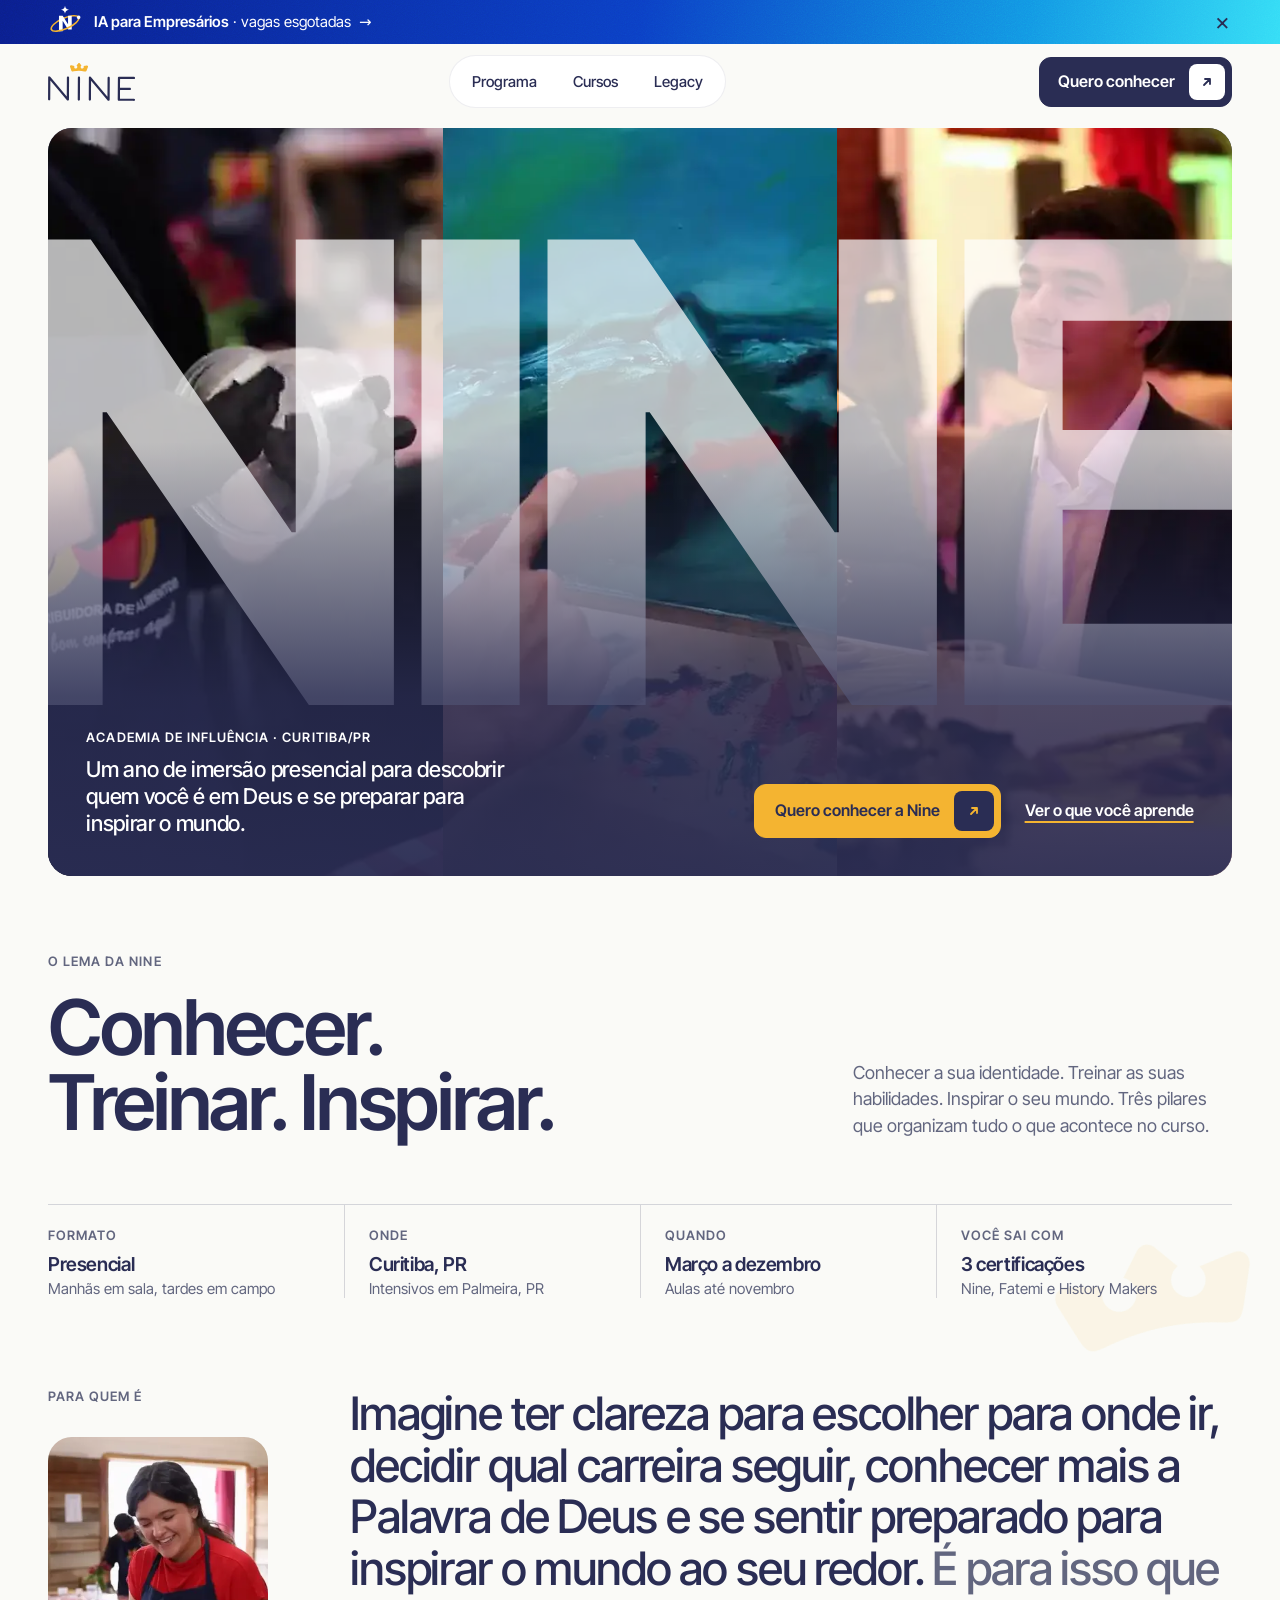
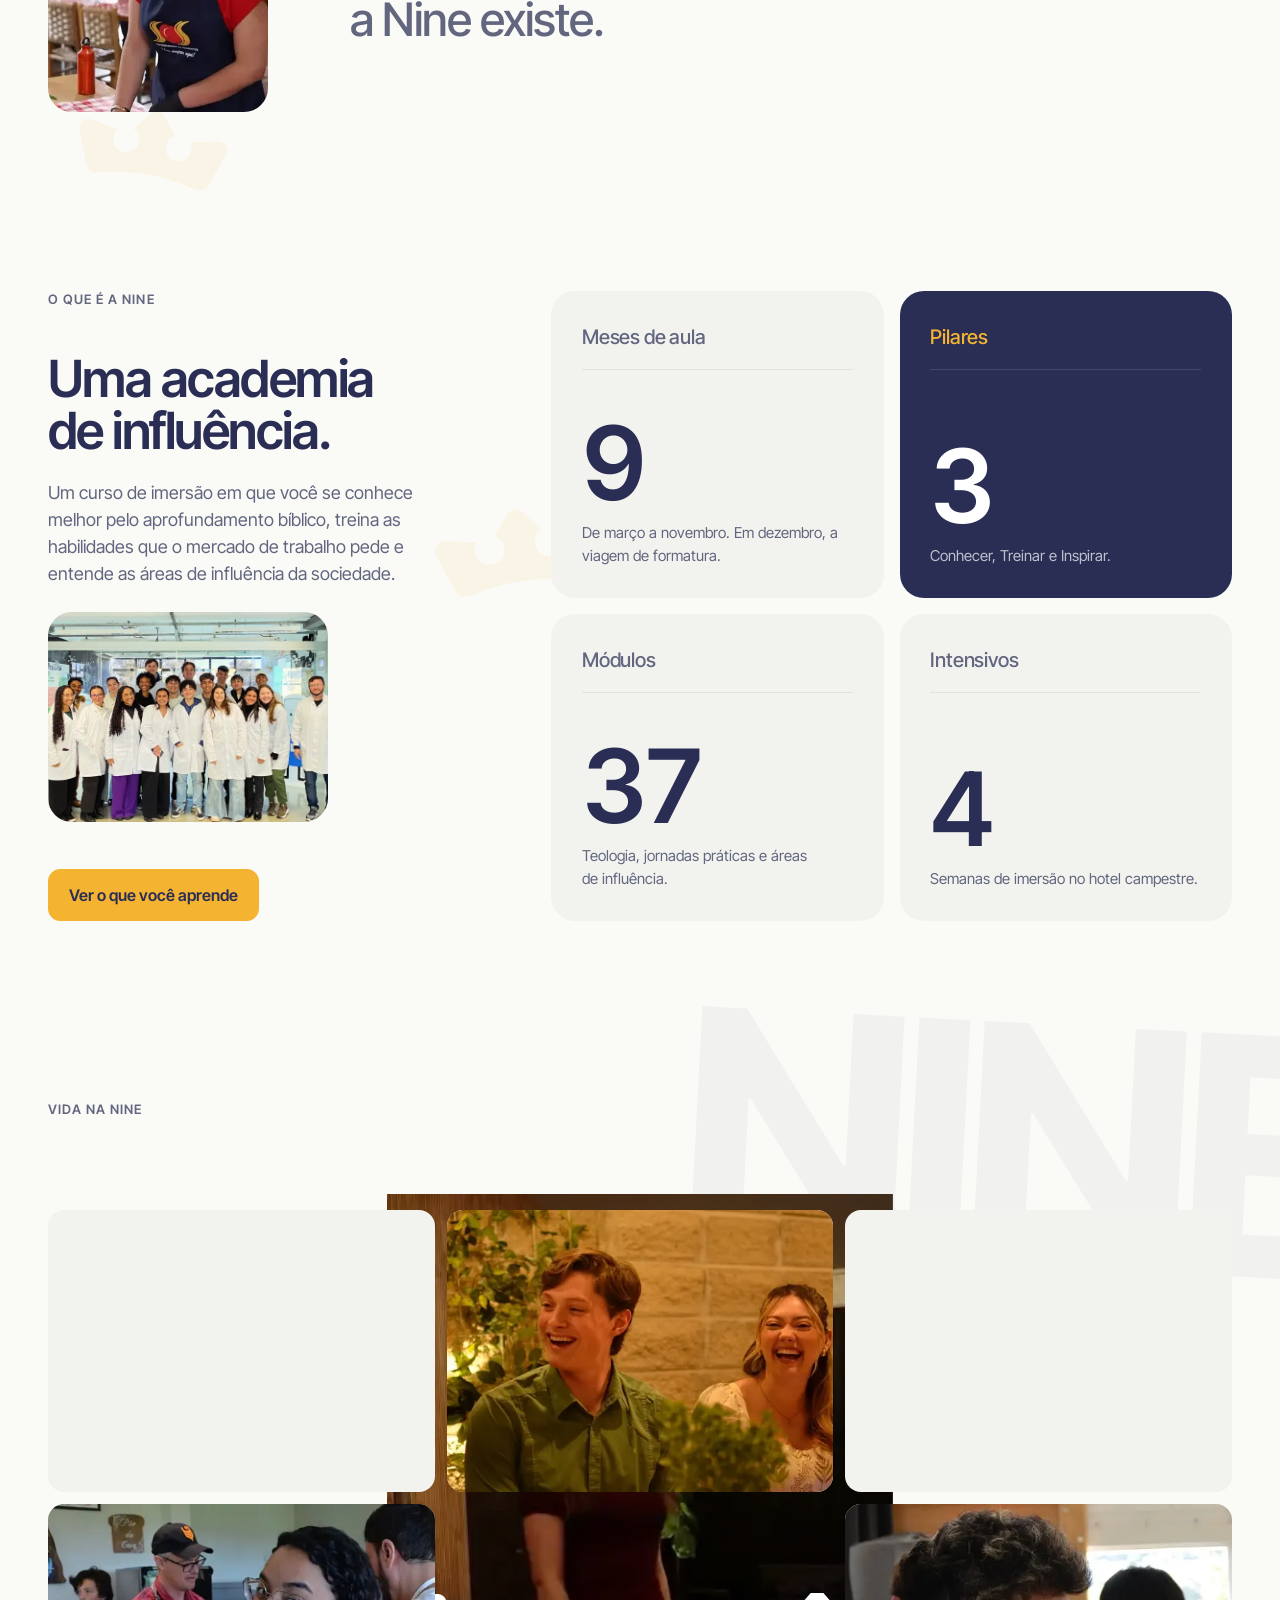
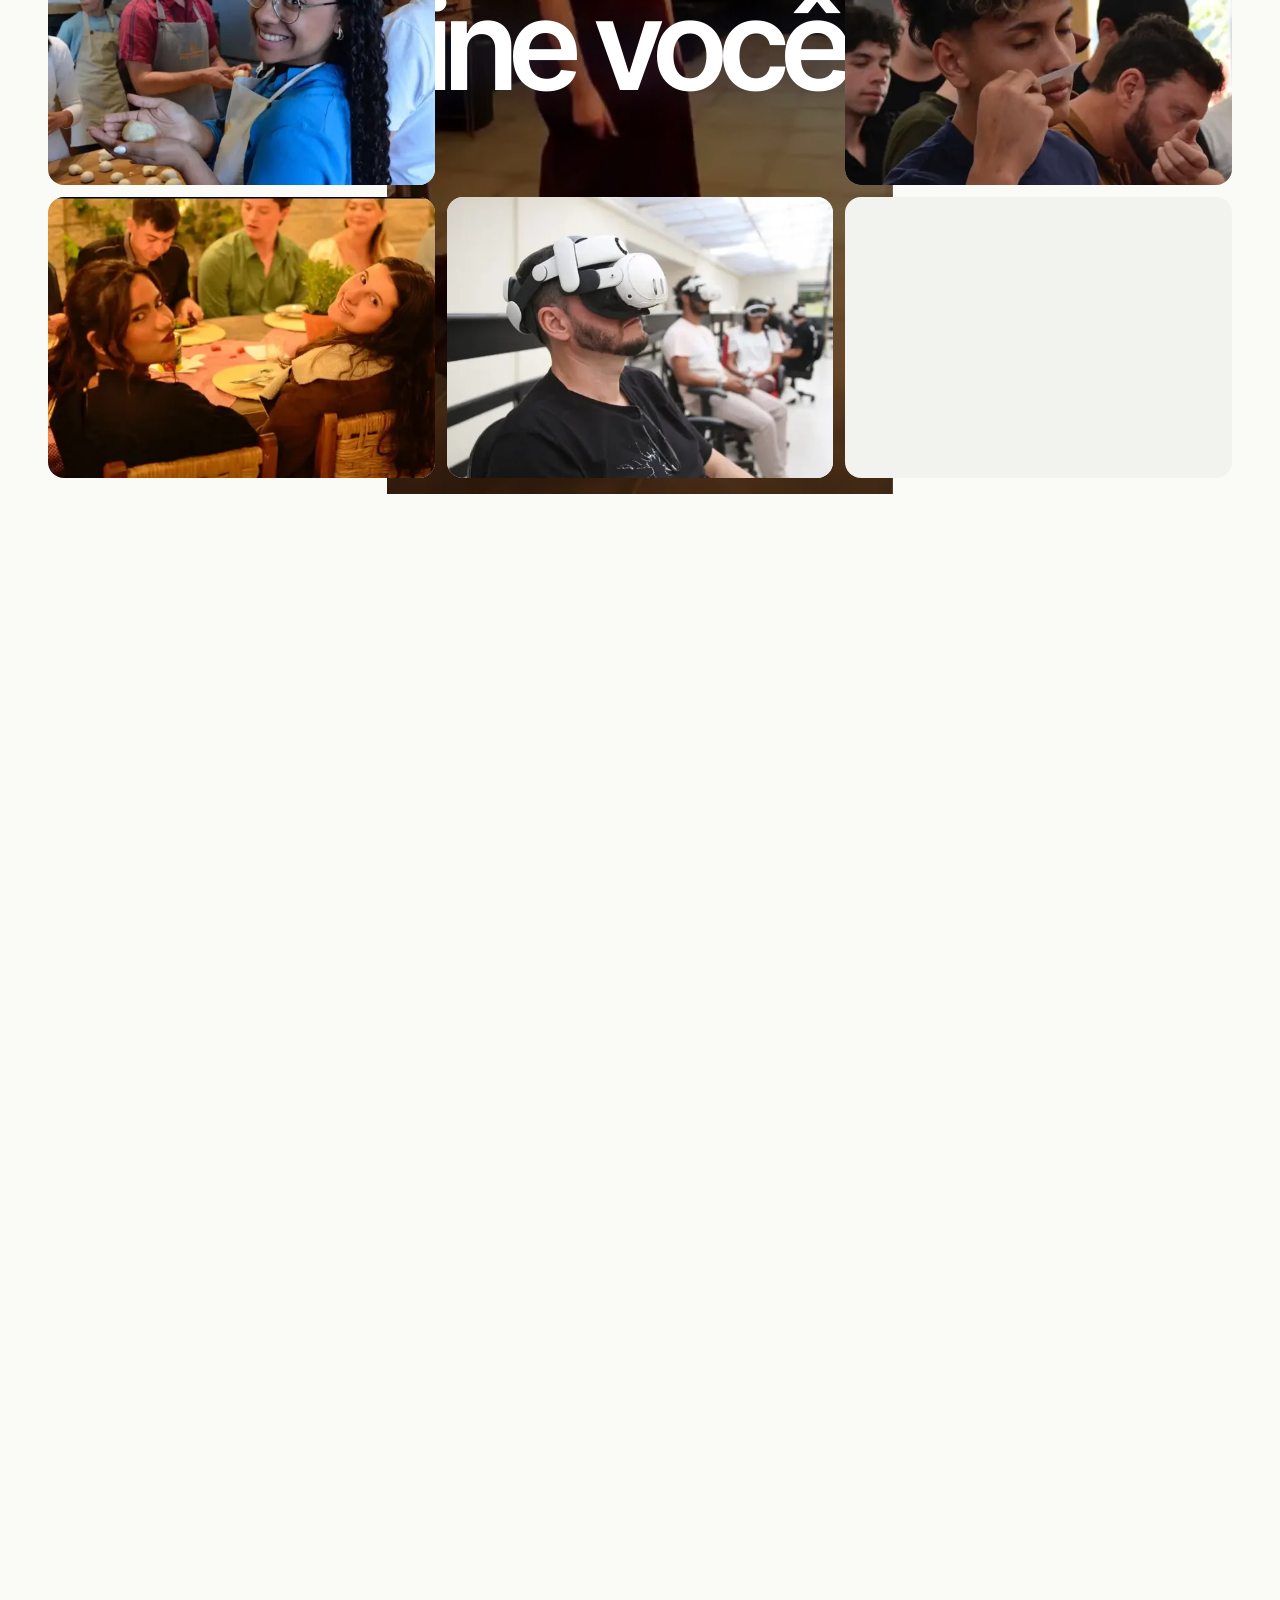
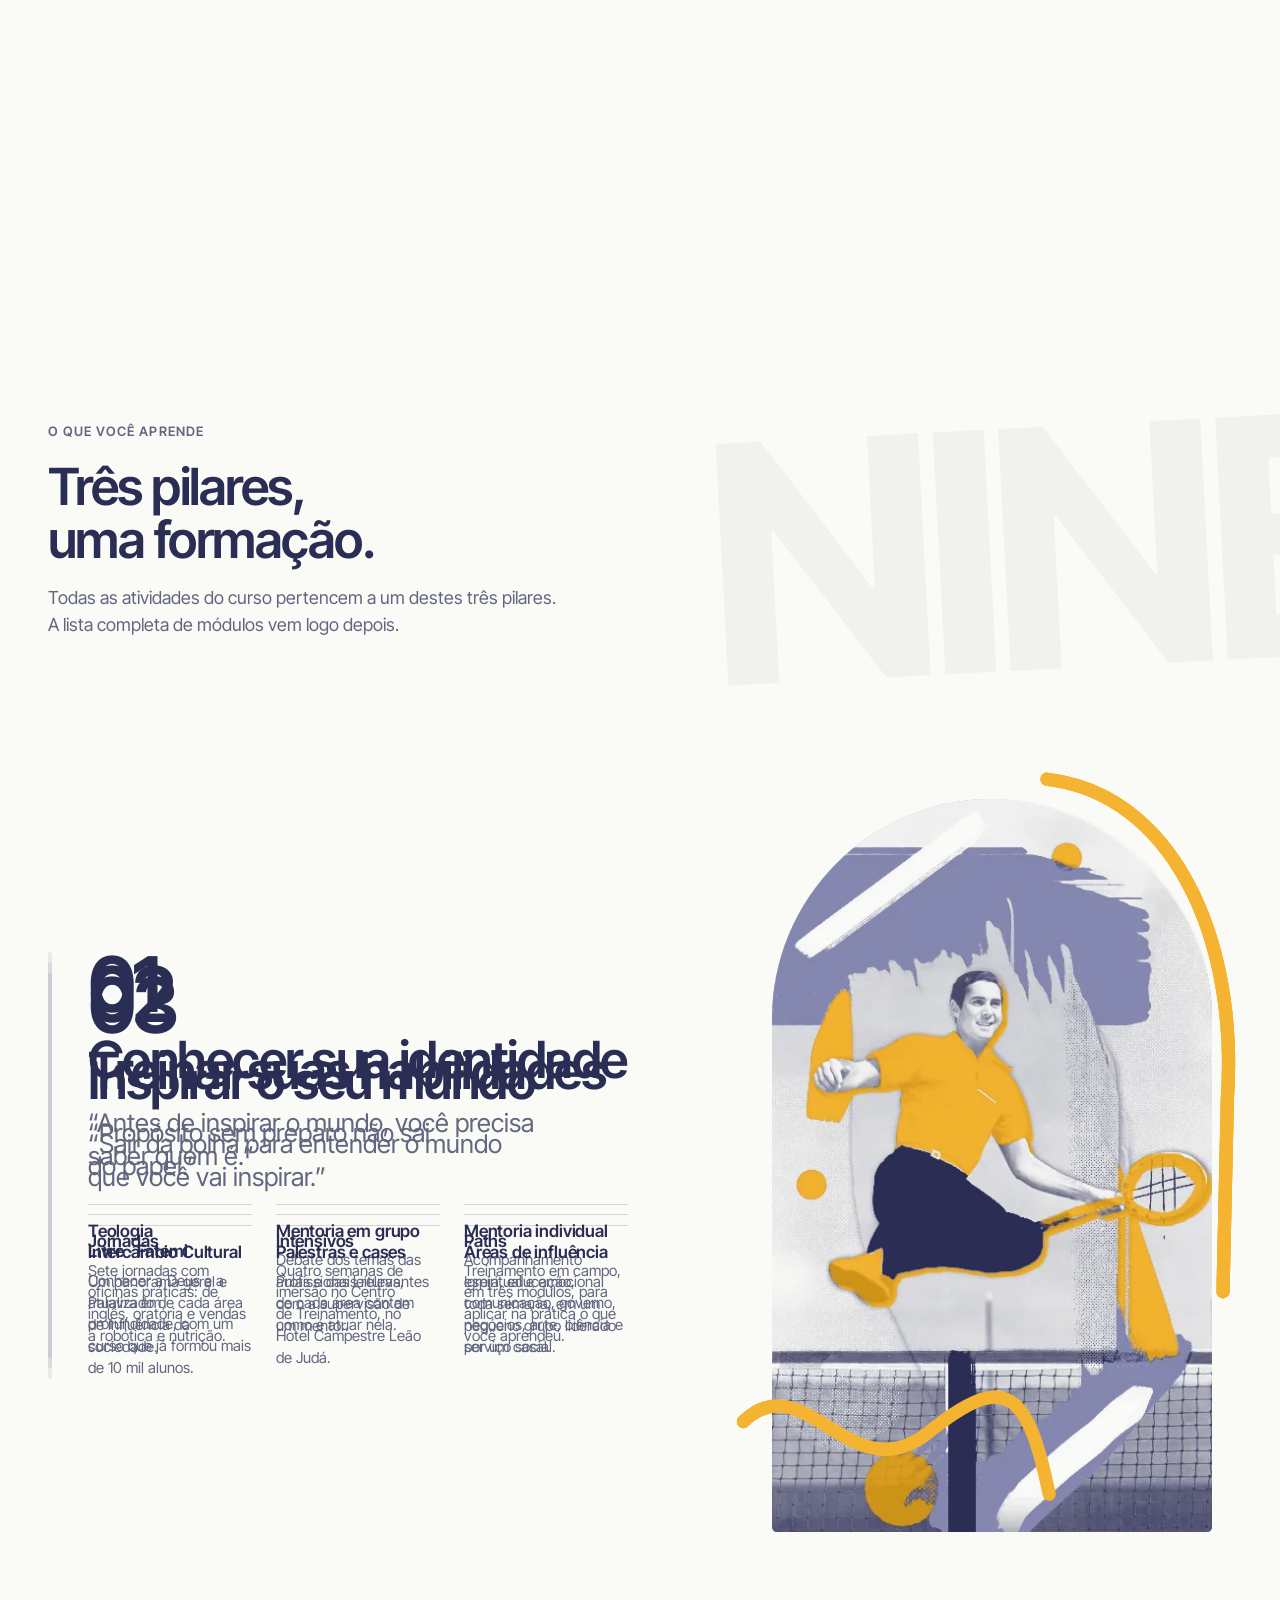
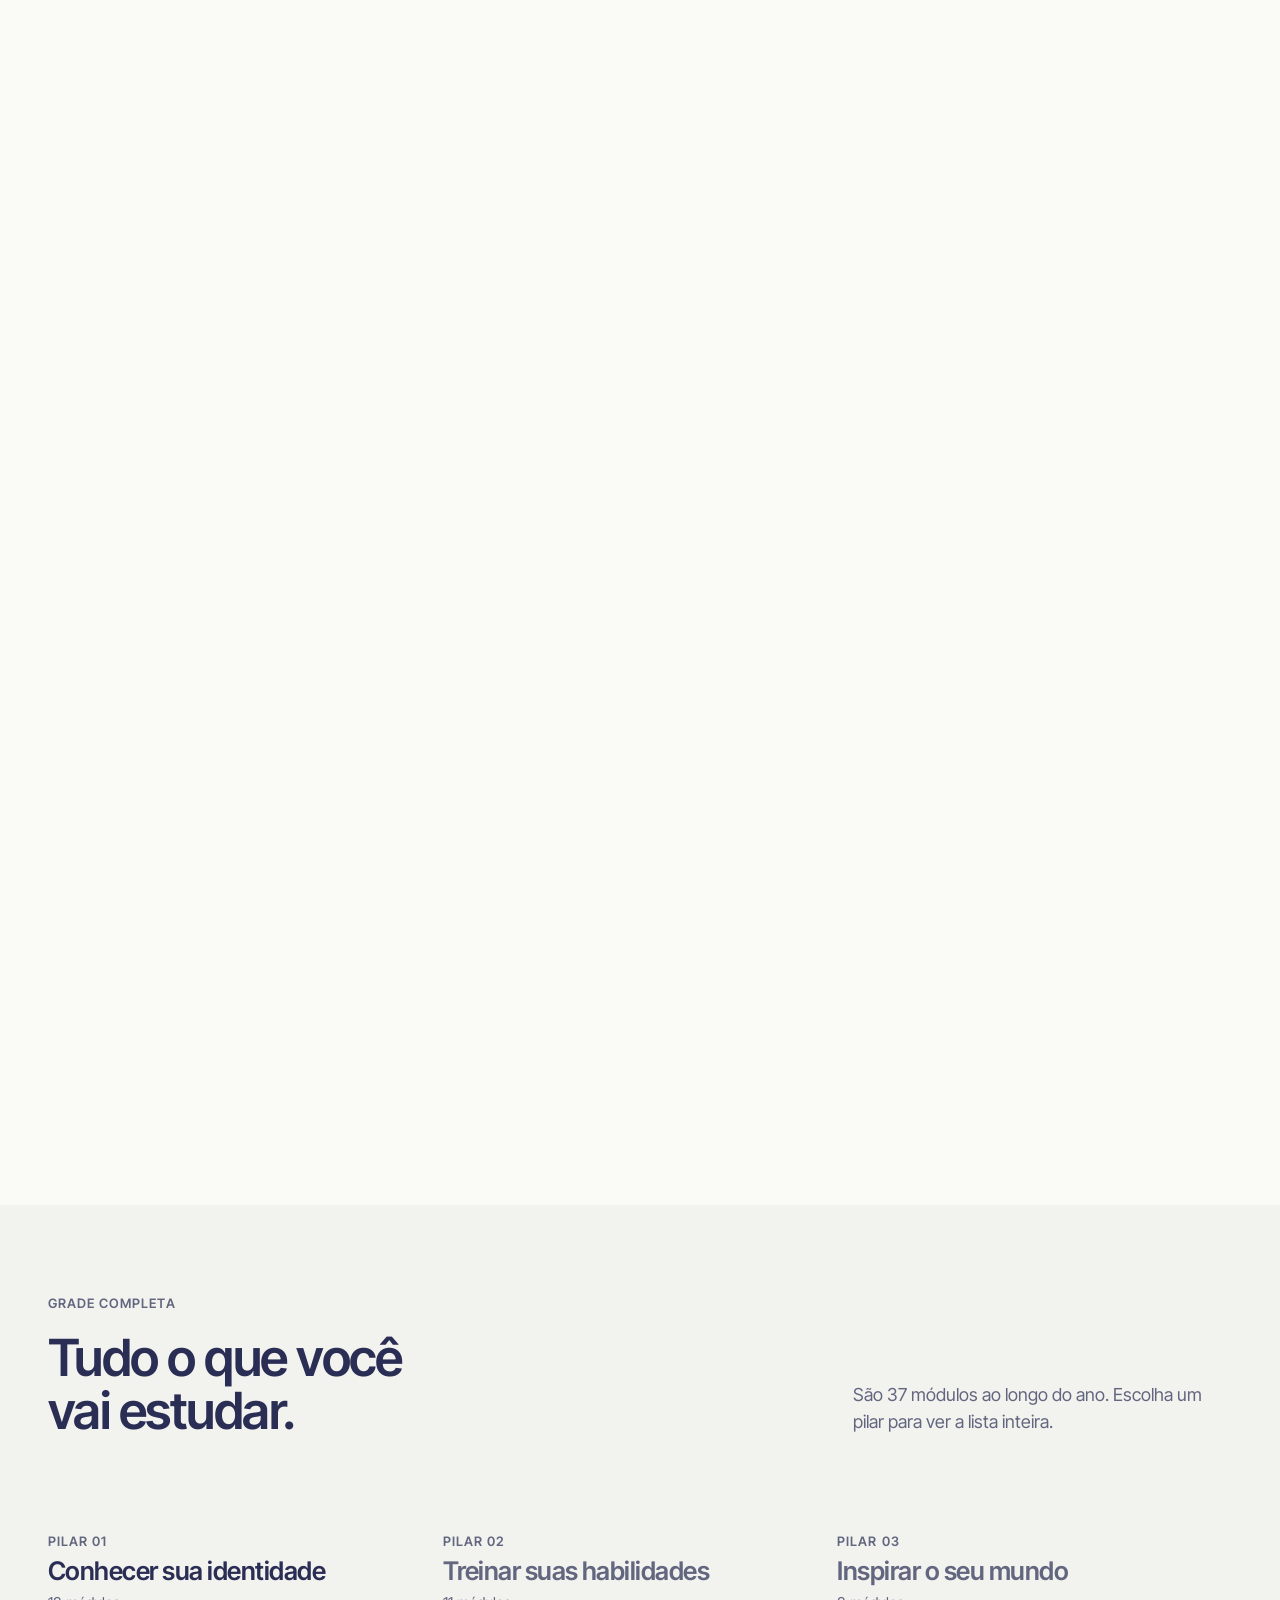
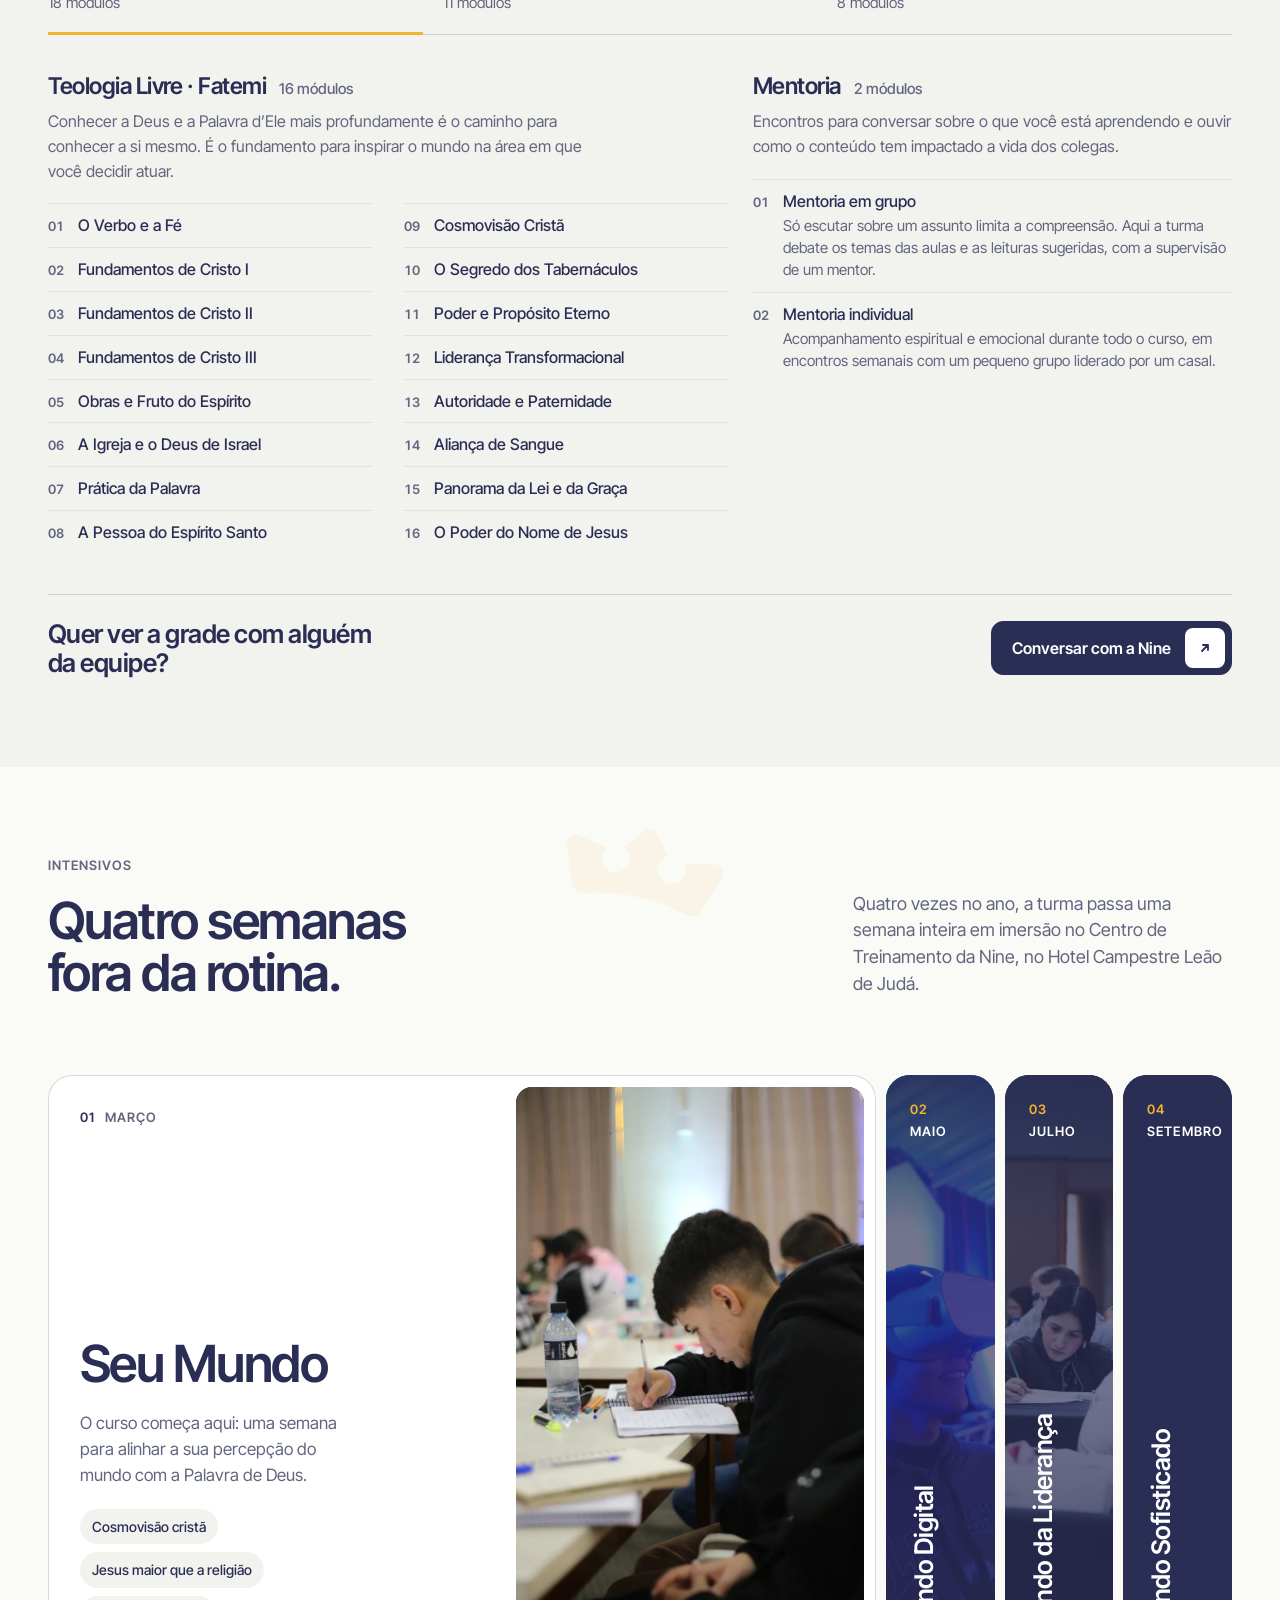
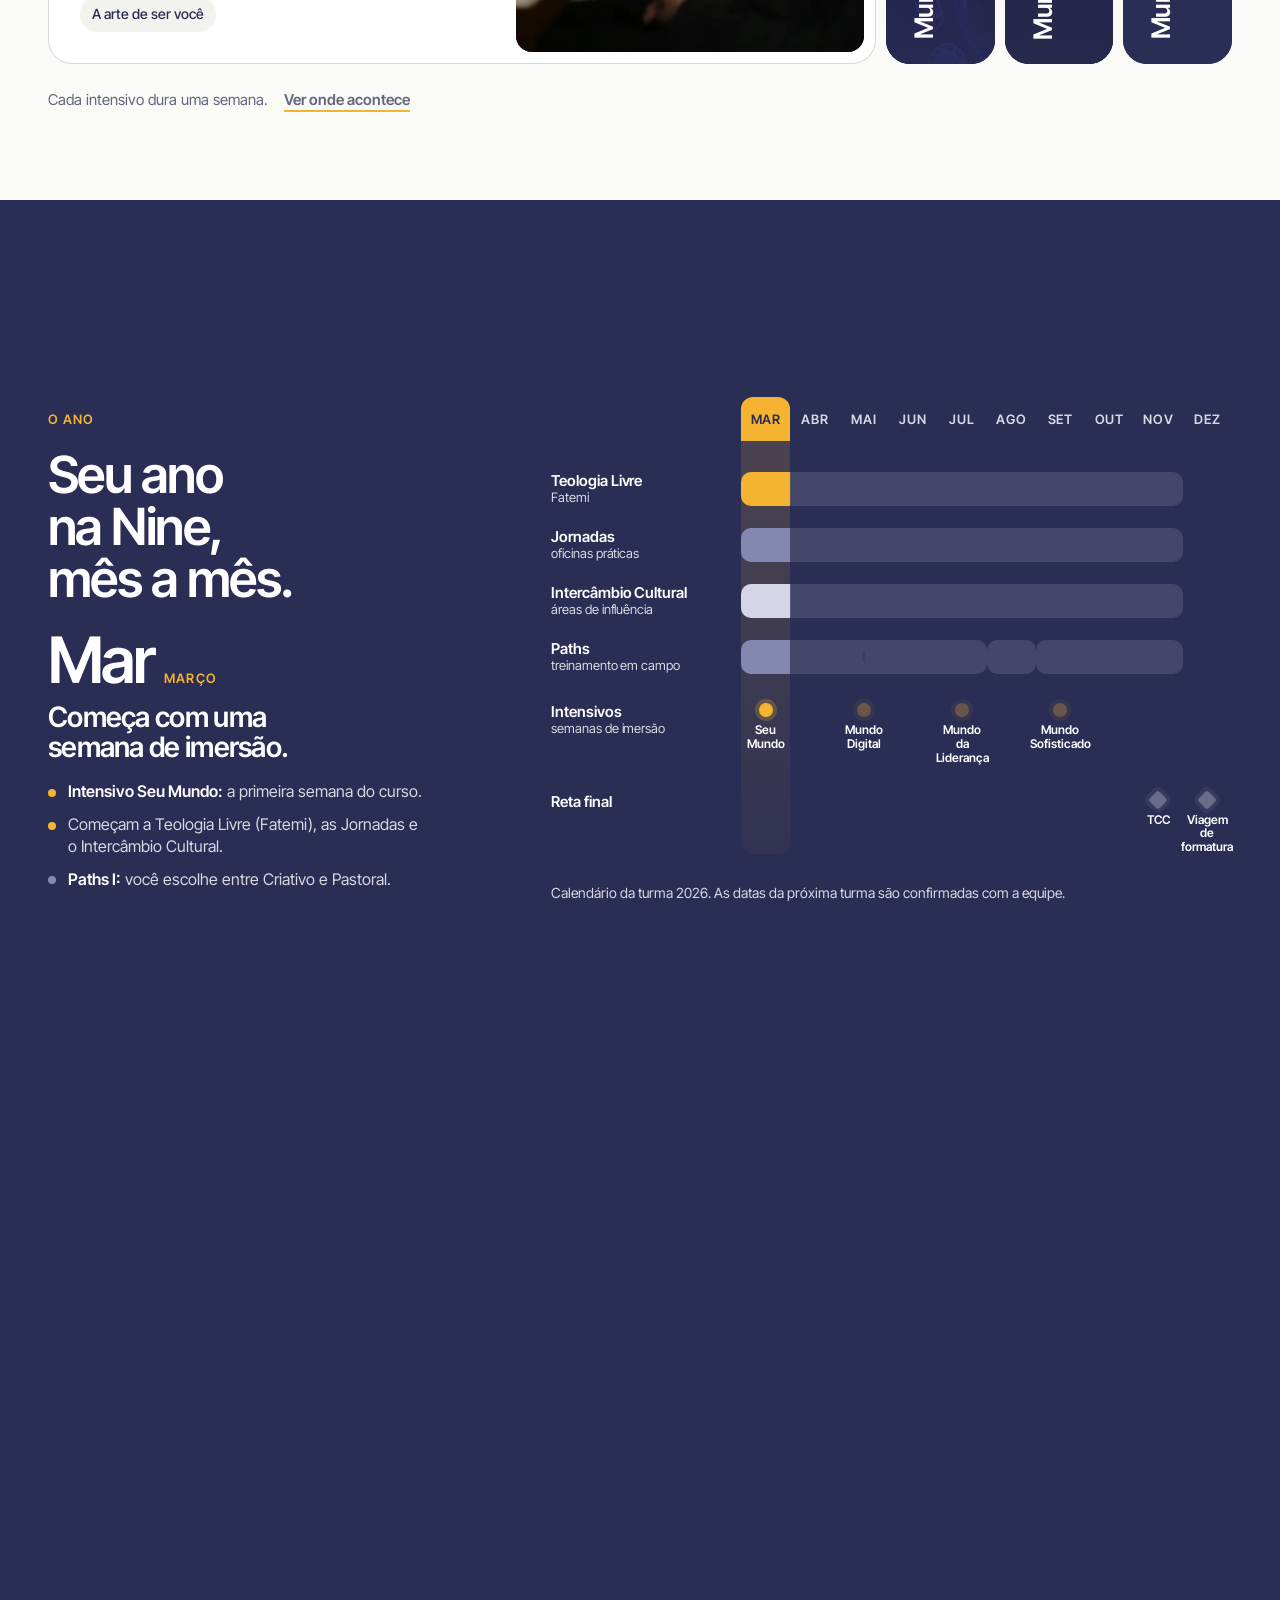
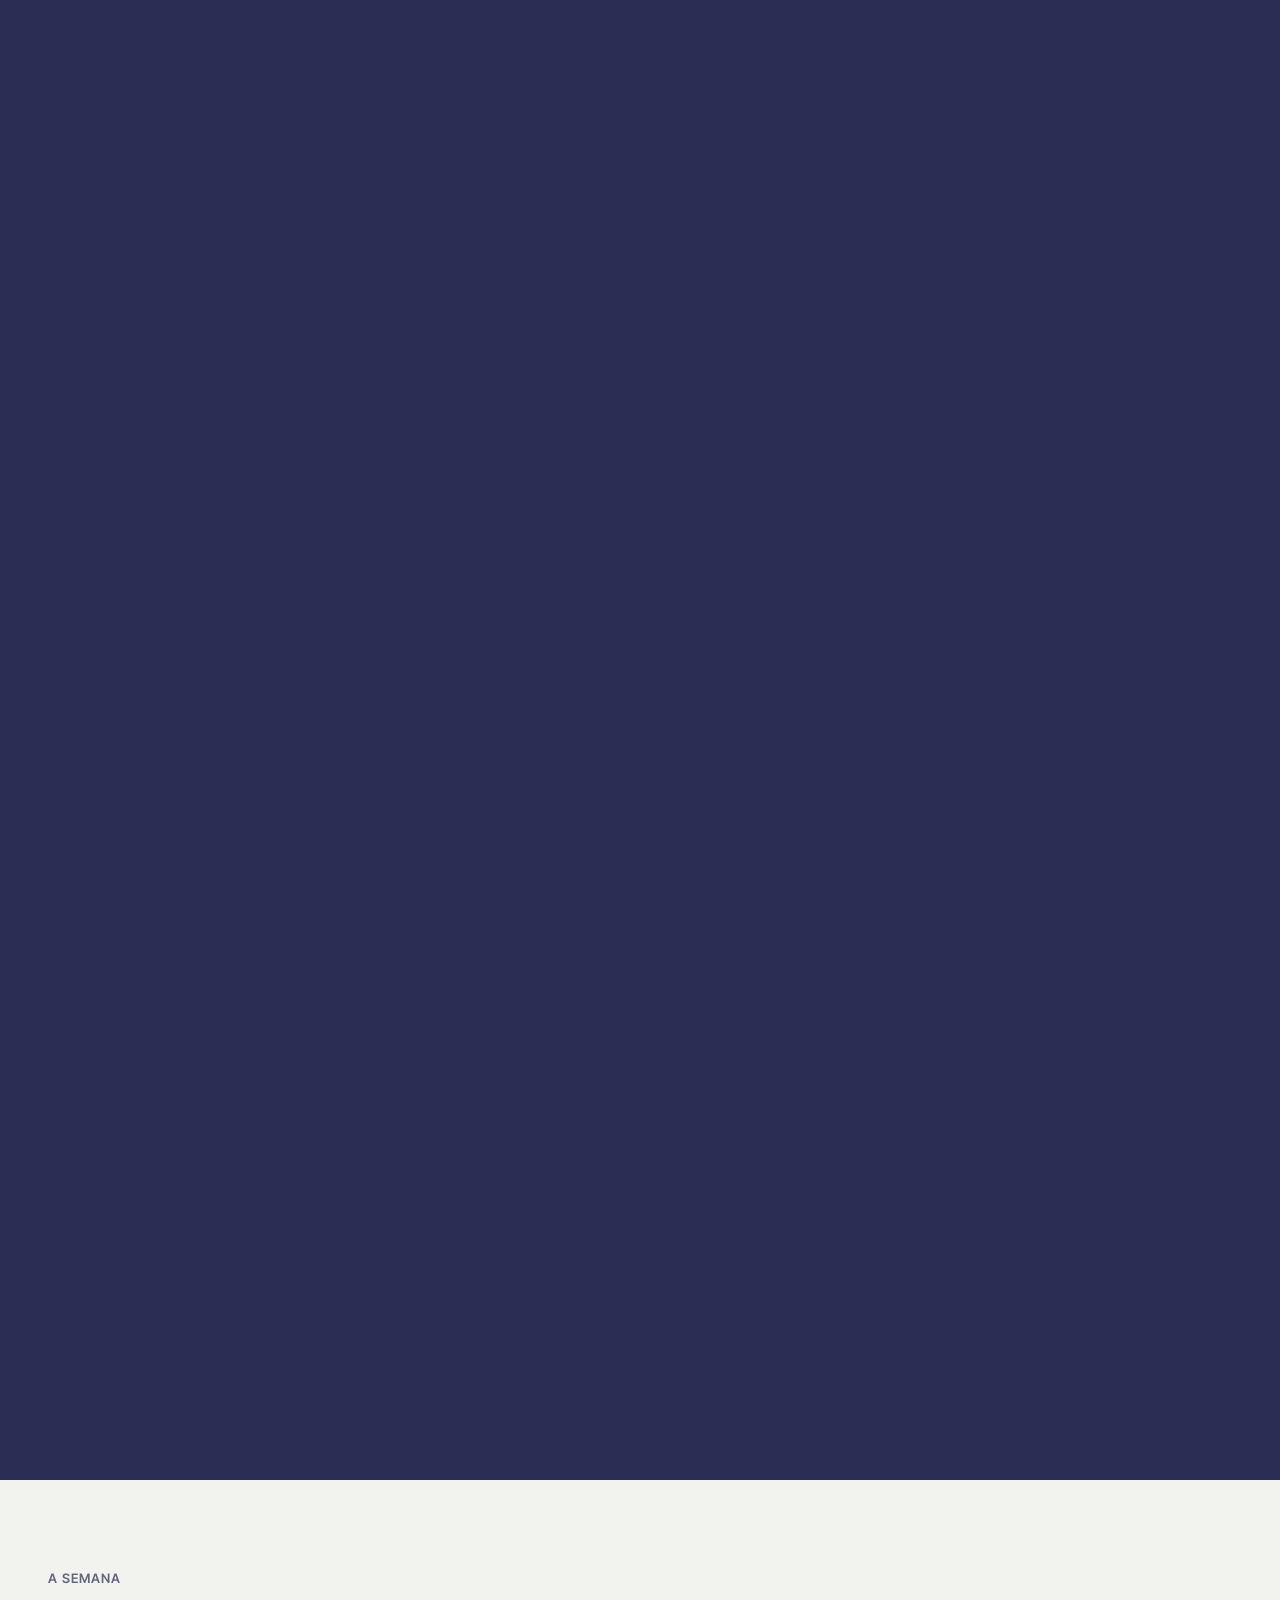
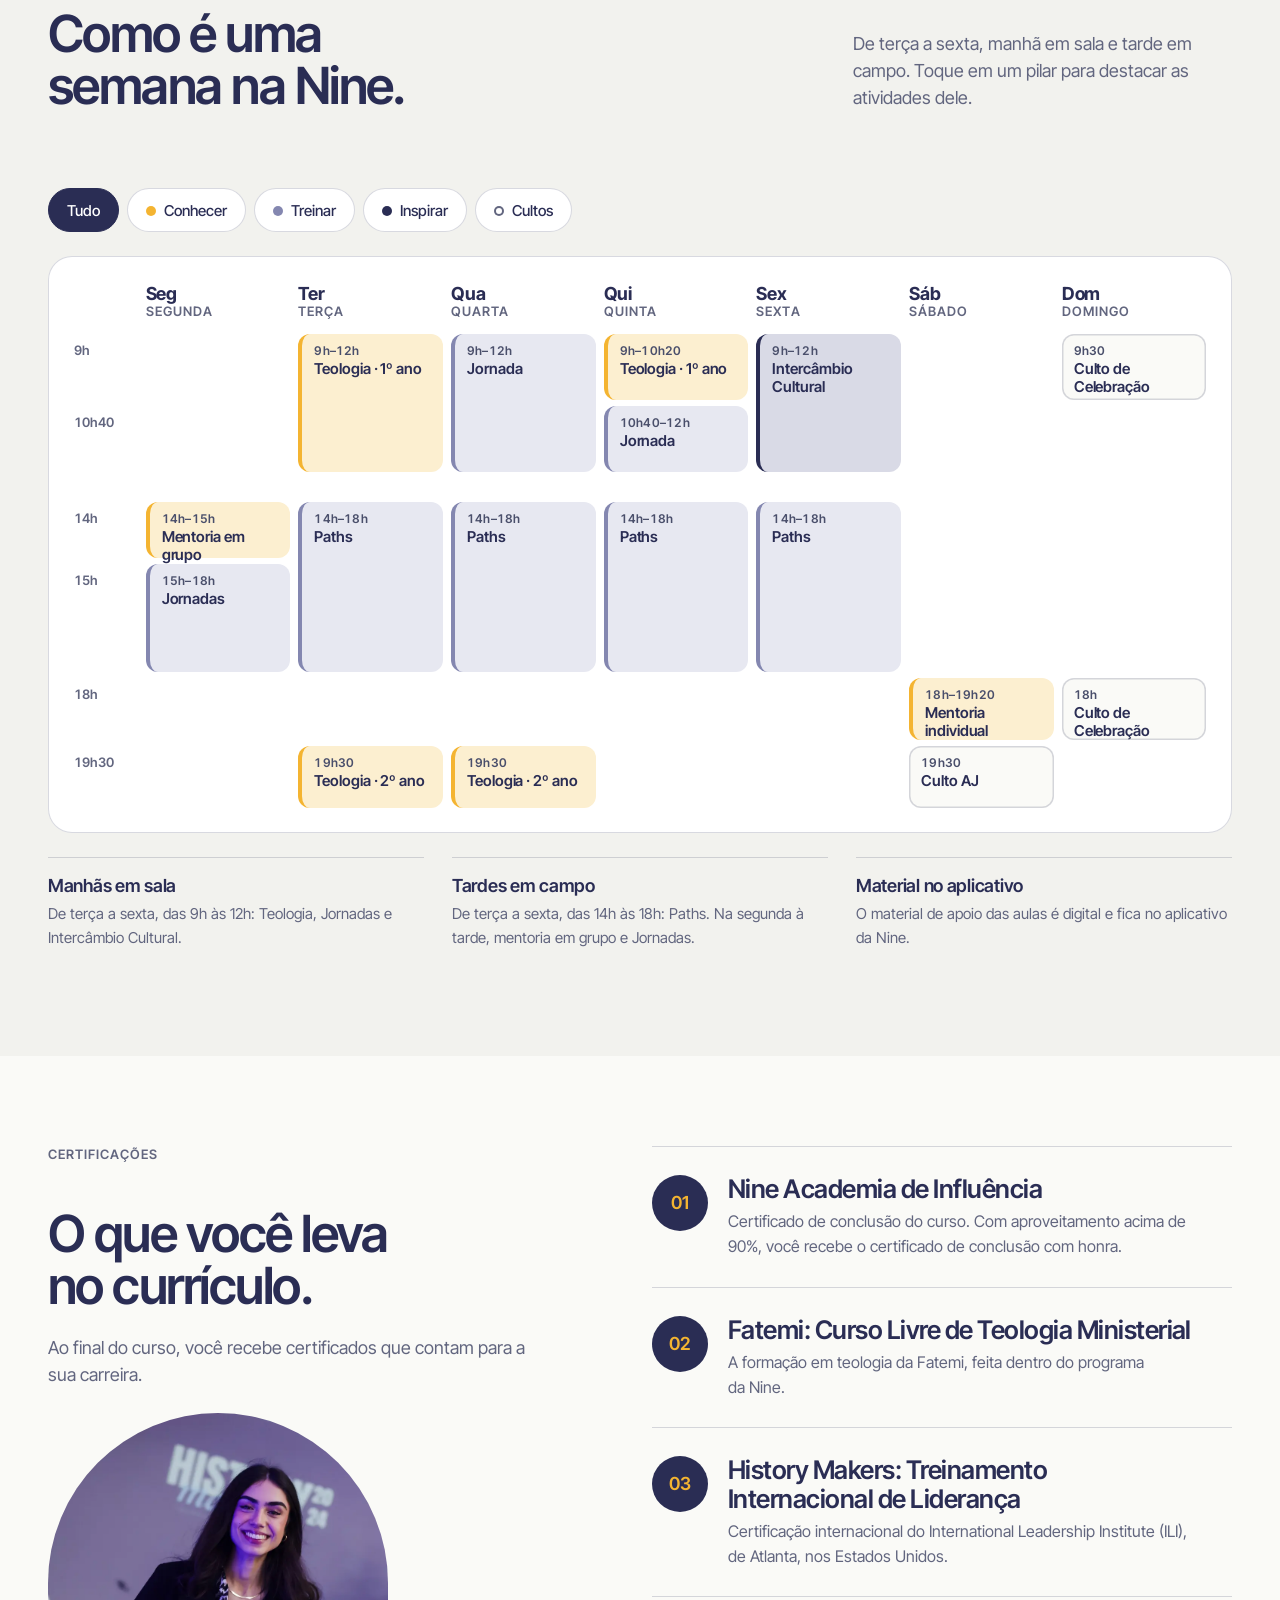
<file: index.html>
<!doctype html>
<html lang="pt-BR">
<head>
  <meta charset="utf-8">
  <meta name="viewport" content="width=device-width, initial-scale=1">
  <title>Formação cristã para jovens em Curitiba | Nine Academia de Influência</title>
  <meta name="description" content="Formação cristã presencial em Curitiba para jovens que concluíram o ensino médio: teologia (Fatemi), oficinas práticas e liderança, de março a dezembro.">
  <link rel="canonical" href="https://9ai.com.br/">
  <meta property="og:type" content="website">
  <meta property="og:url" content="https://9ai.com.br/">
  <meta property="og:site_name" content="Nine Academia de Influência">
  <meta name="twitter:card" content="summary_large_image">
  <meta property="og:locale" content="pt_BR">
  <meta property="og:title" content="Nine Academia de Influência | Formação cristã para jovens em Curitiba">
  <meta property="og:description" content="Um ano de imersão presencial em Curitiba para conhecer quem você é, treinar suas habilidades e inspirar o seu mundo.">
  <meta property="og:image" content="https://9ai.com.br/assets/og.jpg">
  <meta property="og:image:width" content="1200">
  <meta property="og:image:height" content="630">
  <meta property="og:image:alt" content="Turma da Nine Academia de Influência">
  <meta name="theme-color" content="#2A2D54">
  <link rel="icon" type="image/png" href="/assets/logo/crown.png">
  <link rel="preload" as="font" type="font/woff2" href="/assets/fonts/inter-tight-latin.woff2" crossorigin>
  <link rel="preload" as="image" href="/assets/video/hero-1.webp" media="(min-width: 768px)" fetchpriority="high">
  <link rel="preload" as="image" href="/assets/video/hero-celular.webp" media="(max-width: 767px)" fetchpriority="high">
  <style id="css">:root{--navy:#2A2D54;--navy-90:#353862;--gold:#F4B431;--paper:#FAFAF7;--paper-2:#F2F2EE;--ink:#2A2D54;--ink-muted:#62667F;--line:rgba(42,45,84,.08);--green:#21CF8A;--coral:#FF4645;--violet:#8B3BEB;--blue:#1A2BFA;--lime:#BBEA00;--orange:#FF6A13;--ph:#DCDCE0;--ph-dark:#5E6175;--font:"Inter Tight",system-ui,-apple-system,"Segoe UI",sans-serif;--fs-mega:clamp(5rem,18vw,20rem);--fs-h1:clamp(2.75rem,6vw,5.5rem);--fs-h2:clamp(2rem,4vw,3.5rem);--fs-h3:clamp(1.25rem,2vw,1.75rem);--fs-body:clamp(1rem,1.1vw,1.125rem);--fs-label:.8125rem;--max:1440px;--gutter:24px;--margin:clamp(16px,4vw,48px);--r-card:24px;--r-btn:12px;--r-pill:999px;--r-arc:999px 999px 24px 24px;--space:clamp(96px,14vw,200px);--nav-h:76px}@font-face{font-family:"Inter Tight";font-style:normal;font-weight:400 700;font-display:swap;src:url("/assets/fonts/inter-tight-latin.woff2") format("woff2")}*,*::before,*::after{box-sizing:border-box}*{margin:0}html{scroll-behavior:smooth;scroll-padding-top:var(--nav-h);overflow-y:scroll;-webkit-text-size-adjust:100%}body{font-family:var(--font);font-size:var(--fs-body);line-height:1.55;color:var(--ink);background:var(--paper);-webkit-font-smoothing:antialiased;overflow-x:clip}img,video,svg{display:block;max-width:100%}ul,ol{list-style:none;padding:0}a{color:inherit}button,input,select,textarea{font:inherit;color:inherit}h1,h2,h3,h4{font-weight:600;letter-spacing:-0.03em;line-height:1;text-wrap:balance}h1{font-size:var(--fs-h1);line-height:.98}h2{font-size:var(--fs-h2);line-height:1.02}h3{font-size:var(--fs-h3);line-height:1.1;letter-spacing:-0.02em}p{text-wrap:pretty}[hidden]{display:none !important}:focus-visible{outline:2px solid var(--navy);outline-offset:3px;border-radius:4px}:focus:not(:focus-visible){outline:none}.aplicar :focus-visible,.footer :focus-visible,.menu :focus-visible,.cta-band :focus-visible{outline-color:var(--gold)}@media (prefers-reduced-motion:reduce){html{scroll-behavior:auto}*,*::before,*::after{transition-duration:.01ms !important;animation-duration:.01ms !important}}.sr-only{position:absolute;width:1px;height:1px;padding:0;margin:-1px;overflow:hidden;clip-path:inset(50%);white-space:nowrap;border:0}.a11y-bar a{position:absolute;left:16px;top:-100px;z-index:100;background:var(--navy);color:#fff;padding:12px 16px;border-radius:var(--r-btn)}.a11y-bar a:focus{top:16px}.noscript{padding:12px 16px;background:var(--navy);color:#fff;text-align:center}.crown{display:inline-block;aspect-ratio:214 / 101;background:url("/assets/logo/crown.png") center / contain no-repeat}.container{width:100%;max-width:var(--max);margin-inline:auto;padding-inline:var(--margin)}.grid-12{display:grid;grid-template-columns:repeat(12,minmax(0,1fr));column-gap:var(--gutter)}main{position:relative;z-index:1}.section{padding-block:calc(var(--space) / 2)}.section-head{margin-bottom:clamp(40px,6vw,80px)}.section-head h2{max-width:16ch}.hero,.section{position:relative;overflow-x:clip}.wm-mark{position:absolute;z-index:-1;pointer-events:none;user-select:none}.wm-mark--crown{opacity:.08}.wm-mark--nine::before{content:"NINE"}.wm-mark--nine{font-size:clamp(8rem,26vw,26rem);font-weight:700;letter-spacing:-0.05em;line-height:.8;color:var(--navy);opacity:.04;white-space:nowrap}@media (max-width:767px){.wm-mark--crown{max-width:120px}}.label{font-size:var(--fs-label);font-weight:600;letter-spacing:.08em;text-transform:uppercase;color:var(--ink-muted);line-height:1.3}.label + h1,.label + h2{margin-top:20px}.lead{font-size:clamp(1.0625rem,1.4vw,1.3125rem);line-height:1.5;color:var(--ink-muted)}.muted{color:var(--ink-muted)}.tbc{color:var(--ink-muted);font-size:.875rem;font-weight:500}.tbc--dark{color:rgba(255,255,255,.6)}.tbc-note{margin-top:16px;font-size:.875rem;color:var(--ink-muted)}.ph{position:relative;display:grid;place-items:center;overflow:hidden;aspect-ratio:var(--ar,auto);background:var(--ph);color:#6E7183;border-radius:var(--r-card);font-size:.75rem;font-weight:600;letter-spacing:.06em;text-transform:uppercase;text-align:center}.ph>span{padding:12px;max-width:26ch}.ph--dark{background:var(--ph-dark);color:rgba(255,255,255,.7)}.photo{position:relative;overflow:hidden;aspect-ratio:var(--ar,auto);background:var(--paper-2);border-radius:var(--r-card)}.photo img,.photo video{position:absolute;inset:0;width:100%;height:100%;object-fit:cover}html:has(dialog[open]){overflow:hidden}.btn{display:inline-flex;align-items:center;gap:14px;min-height:52px;padding:6px 6px 6px 20px;background:var(--navy);color:#fff;border:1px solid var(--navy);border-radius:var(--r-btn);font-weight:600;font-size:1rem;text-decoration:none;cursor:pointer;transition:background-color .2s,color .2s}.btn:hover{background:var(--navy-90)}.btn__icon{display:grid;place-items:center;width:40px;height:40px;border-radius:8px;background:#fff;color:var(--navy)}.btn__icon svg{width:16px;height:16px;fill:none;stroke:currentColor;stroke-width:1.8;stroke-linecap:round;stroke-linejoin:round}.btn--ghost{background:var(--gold);color:var(--navy);border-color:var(--gold);padding-right:20px}.btn--ghost:hover{background:#FEC34F;border-color:#FEC34F}.btn--light{background:#fff;color:var(--navy);border-color:#fff}.btn--light:hover{background:var(--paper-2)}.btn--light .btn__icon{background:var(--navy);color:#fff}.btn--gold{background:var(--gold);color:var(--navy);border-color:var(--gold)}.btn--gold:hover{background:#FEC34F}.btn--gold .btn__icon{background:var(--navy);color:var(--gold)}.btn:disabled{opacity:.5;cursor:not-allowed}.btn-row{display:flex;flex-wrap:wrap;gap:12px}.wm{display:inline-flex;align-items:flex-end;font-weight:700;letter-spacing:-0.02em;line-height:1}.wm__i{position:relative}.wm__i .crown{position:absolute;left:50%;bottom:100%;width:.5em;transform:translate(-50%,-.02em)}.top{position:fixed;inset:0 0 auto;z-index:50;transition:transform .45s cubic-bezier(.2,.7,.2,1)}.top.is-compact{transform:translateY(calc(var(--bar-h) * -1))}.top.is-hidden{transform:translateY(-100%)}.nav{height:var(--nav-h);display:flex;align-items:center;background:var(--paper);border-bottom:1px solid transparent;transition:background-color .3s,border-color .3s}.top.is-compact .nav{background:rgba(250,250,247,.72);backdrop-filter:blur(12px);-webkit-backdrop-filter:blur(12px);border-bottom:1px solid var(--line)}.nav__inner{display:flex;align-items:center;justify-content:space-between;gap:16px}.logo{display:block;line-height:0;text-decoration:none;color:var(--navy);border-radius:6px}.logo__svg{display:block;height:38px;width:auto}.nav__pill{position:relative;background:#fff;border:1px solid var(--line);border-radius:var(--r-pill);padding:4px}.nav__pill ul{display:flex}.nav__pill a{display:block;padding:10px 18px;border-radius:var(--r-pill);font-size:.9375rem;font-weight:500;text-decoration:none;color:var(--navy)}.nav__pill a:hover{background:var(--paper-2)}.nav__pill a{position:relative}.nav__pill a[aria-current]::after{content:"";position:absolute;left:50%;bottom:3px;width:5px;height:5px;margin-left:-2.5px;border-radius:50%;background:var(--gold)}.nav__cta{min-height:48px;padding-left:18px}.nav__cta .btn__icon{width:36px;height:36px}.nav__burger{display:none;width:48px;height:48px;border-radius:var(--r-btn);background:var(--navy);border:0;cursor:pointer;place-content:center;gap:6px}.nav__burger span[aria-hidden]{display:block;width:20px;height:2px;background:#fff;border-radius:2px}.menu{position:fixed;inset:0;z-index:60;background:var(--navy);color:#fff;display:flex;flex-direction:column;justify-content:center;padding:var(--margin)}.menu__close{position:absolute;top:14px;right:var(--margin);width:48px;height:48px;background:transparent;border:1px solid rgba(255,255,255,.25);border-radius:var(--r-btn);color:#fff;font-size:1.75rem;line-height:1;cursor:pointer}.menu a{display:block;padding:8px 0;font-size:clamp(2.25rem,10vw,3.5rem);font-weight:600;letter-spacing:-0.03em;text-decoration:none}.menu .menu__apply{color:var(--gold)}@media (max-width:1023px){.nav__pill,.nav__cta{display:none}.nav__burger{display:grid}}.hero{padding-top:calc(var(--bar-h) + var(--nav-h) + 8px)}.hero__card{position:relative;height:calc(88vh - var(--bar-h));min-height:520px;max-height:960px;border-radius:var(--r-card);overflow:hidden;isolation:isolate;color:#fff}.hero__media{position:absolute;inset:-12% 0 0;display:flex;background:var(--navy)}.hero__media video{flex:1 1 0;min-width:0;height:100%;object-fit:cover}.hero__media .hero__cel{display:none}@media (max-width:767px){.hero__media video{display:none}.hero__media .hero__cel{display:block}}.hero__card::after{content:"";position:absolute;inset:0;z-index:2;pointer-events:none;background:linear-gradient(to top,rgba(42,45,84,.94) 0%,rgba(42,45,84,.82) 24%,rgba(42,45,84,0) 58%)}.hero__wordmark{position:absolute;left:50%;top:46%;z-index:1;transform:translate(calc(-50% - .025em),-50%);font-size:clamp(6rem,50vw,48rem);font-weight:700;letter-spacing:-0.05em;line-height:.8;color:rgba(255,255,255,.7);white-space:nowrap;pointer-events:none}.hero__wordmark>span{display:block}.hero__wordmark>span::before{content:"NINE"}.hero__bar{position:absolute;inset:auto 0 0;z-index:3;display:flex;flex-wrap:wrap;align-items:end;justify-content:space-between;gap:24px 40px;padding:clamp(20px,3vw,40px)}.hero__what{max-width:34ch;font-size:clamp(1.125rem,1.7vw,1.5rem);font-weight:500;line-height:1.25;letter-spacing:-0.015em}.hero__what .label{display:block;margin-bottom:10px;color:#fff}.hero__go{display:flex;flex-wrap:wrap;align-items:center;gap:12px 24px}.hero__more{color:#fff;font-weight:600;text-underline-offset:5px;text-decoration-thickness:2px;text-decoration-color:var(--gold)}.hero__card :focus-visible{outline-color:var(--gold)}.hero__text{margin-top:clamp(40px,6vw,80px);row-gap:32px;align-items:end}.hero__head{grid-column:1 / span 7}.hero__side{grid-column:9 / span 4;display:grid;gap:28px}@media (max-width:1023px){.hero__head,.hero__side{grid-column:1 / -1}.hero__card{height:min(88svh,82vw)}}@media (max-width:767px){.hero__card{height:76svh;min-height:500px}.hero__card::after{background:linear-gradient(to top,rgba(42,45,84,.95) 0%,rgba(42,45,84,.86) 40%,rgba(42,45,84,0) 72%)}.hero__wordmark{top:30%}}.manifesto .grid-12{row-gap:32px}.manifesto__aside{grid-column:1 / span 3;display:grid;gap:32px;align-content:start}.manifesto__face{max-width:220px}.manifesto__text{grid-column:4 / -1;font-size:clamp(1.75rem,3.6vw,3.25rem);font-weight:500;line-height:1.12;letter-spacing:-0.025em;color:var(--navy)}@media (max-width:1023px){.manifesto__aside,.manifesto__text{grid-column:1 / -1}.manifesto__aside{grid-template-columns:auto 1fr;align-items:end;gap:16px}.manifesto__aside .label{order:2;padding-bottom:10px;border-bottom:1px solid var(--line-strong)}.manifesto__face{order:1;width:96px}}.zoom{position:relative;display:grid;grid-template-columns:repeat(3,1fr);grid-template-rows:repeat(3,1fr);gap:12px;height:calc(100svh - var(--nav-h) - 32px);min-height:560px;max-height:960px}.zoom__ring{display:contents}.zoom__item,.zoom__center{border-radius:16px}.zoom__item:nth-child(-n+3){grid-row:1}.zoom__item:nth-child(4){grid-area:2 / 1}.zoom__item:nth-child(5){grid-area:2 / 3}.zoom__item:nth-child(n+6){grid-row:3}.zoom__center{grid-area:2 / 2;position:relative;overflow:hidden;background:var(--navy);color:#fff;display:grid;place-items:center}.zoom__center video,.zoom__still{position:absolute;inset:0;width:100%;height:100%;object-fit:cover}.zoom__still{display:none}@media (max-width:1023px){.zoom__center video{display:none}.zoom__still{display:block}.zoom .zoom__center::after{background:linear-gradient(to bottom,rgba(42,45,84,.62),rgba(42,45,84,.5))}}.zoom__center::after{content:"";position:absolute;inset:0;background:rgba(42,45,84,.35)}.zoom__phrase{position:relative;z-index:1;font-size:clamp(1.25rem,2.6vw,2.5rem);font-weight:600;letter-spacing:-0.03em;line-height:1;padding:16px;text-align:center}@media (max-width:1023px){.zoom:not(.is-pinned){display:block;height:auto;min-height:0;max-height:none}.zoom:not(.is-pinned) .zoom__center{aspect-ratio:4 / 5;max-height:80vh;width:100%}.zoom:not(.is-pinned) .zoom__item{aspect-ratio:4 / 3}.zoom:not(.is-pinned) .zoom__phrase{font-size:var(--fs-h1)}.zoom:not(.is-pinned) .zoom__ring{display:flex;gap:12px;margin-top:12px;overflow-x:auto;scroll-snap-type:x mandatory;scrollbar-width:none;margin-inline:calc(var(--margin) * -1);padding-inline:var(--margin);scroll-padding-inline:var(--margin)}.zoom:not(.is-pinned) .zoom__item{flex:0 0 62%;scroll-snap-align:start}}.mural{margin-top:var(--space)}.mural__head{row-gap:16px;align-items:end;margin-bottom:32px}.mural__title{grid-column:1 / span 6;font-size:var(--fs-h2)}.mural__sub{grid-column:8 / -1}.chips{display:flex;flex-wrap:wrap;gap:8px;margin-bottom:32px}.chip{min-height:44px;padding:8px 18px;border-radius:var(--r-pill);background:#fff;border:1px solid var(--line-strong);color:var(--navy);font-size:.9375rem;font-weight:500;cursor:pointer;transition:background-color .2s,color .2s,border-color .2s}.chip:hover{border-color:var(--navy)}.chip[aria-pressed="true"]{background:var(--navy);border-color:var(--navy);color:#fff}.masonry{columns:4;column-gap:16px}.masonry li{break-inside:avoid;margin-bottom:16px}.masonry figure{position:relative}.mural__open{display:block;width:100%;padding:0;border:0;background:var(--paper-2);border-radius:16px;overflow:hidden;cursor:zoom-in}.mural__open img{width:100%;height:auto;transition:transform .6s cubic-bezier(.2,.7,.2,1)}.masonry figcaption{margin-top:8px;font-size:.875rem;color:var(--ink-muted)}@media (hover:hover) and (pointer:fine){.masonry figcaption{position:absolute;left:8px;right:8px;bottom:8px;margin:0;padding:8px 12px;border-radius:10px;background:rgba(42,45,84,.82);color:#fff;opacity:0;transform:translateY(8px);transition:opacity .3s,transform .3s;pointer-events:none}.masonry figure:hover figcaption,.masonry figure:focus-within figcaption{opacity:1;transform:none}.masonry figure:hover img{transform:scale(1.05)}}.mural__more{display:flex;justify-content:center;margin-top:32px}@media (max-width:1023px){.masonry{columns:3}.mural__title,.mural__sub{grid-column:1 / -1}}@media (max-width:767px){.masonry{columns:2;column-gap:12px}.masonry li{margin-bottom:12px}.chips{flex-wrap:nowrap;overflow-x:auto;margin-inline:calc(var(--margin) * -1);padding-inline:var(--margin);scrollbar-width:none}.chip{flex:none}}.reels{margin-top:var(--space)}.reels__track{display:flex;align-items:center;gap:16px;overflow-x:auto;scroll-snap-type:x mandatory;scrollbar-width:none;margin-inline:calc(var(--margin) * -1);padding:8px var(--margin)}.reels__track li{flex:0 0 clamp(180px,17vw,240px);scroll-snap-align:center}.reels__track li.is-active{flex-basis:clamp(220px,21vw,300px)}.reels__track li{position:relative}video{background-color:var(--navy);background-size:cover;background-position:center;background-repeat:no-repeat}.reel{display:block;width:100%;aspect-ratio:9 / 16;object-fit:cover;border-radius:20px}.reels__track li::after{content:"";position:absolute;inset:0;border-radius:20px;background:var(--navy);opacity:.5;pointer-events:none;transition:opacity .4s}.reels__track li.is-active::after{opacity:0}.reel__pick{position:absolute;inset:0;border:0;background:none;border-radius:20px;cursor:pointer}.reels__track li.is-active .reel__pick{display:none}.reel__sound{position:absolute;right:12px;bottom:12px;width:44px;height:44px;border-radius:50%;border:0;background:rgba(42,45,84,.82);color:#fff;cursor:pointer;display:grid;place-items:center}.reel__sound svg{width:20px;height:20px;fill:none;stroke:currentColor;stroke-width:1.8;stroke-linecap:round;stroke-linejoin:round}.reel__sound .on,.reel__sound[aria-pressed="true"] .off{display:none}.reel__sound[aria-pressed="true"] .on{display:block}.reels__track li:not(.is-active) .reel__sound{display:none}.reels__more{margin-top:32px;text-align:center;font-size:var(--fs-h3);font-weight:500;letter-spacing:-0.02em}.reels__more a{font-weight:700;text-decoration-color:var(--gold);text-decoration-thickness:3px;text-underline-offset:6px}@media (min-width:1024px){.reels__track{overflow:visible}.reels__track li{flex:1 1 0}.reels__track li.is-active{flex:1.3 1 0}}@media (max-width:767px){.reels__track li{flex-basis:64%}.reels__track li.is-active{flex-basis:64%}}.cta-band{position:relative;background:var(--navy);color:#fff;overflow:hidden;isolation:isolate}.cta-band__bg{position:absolute;inset:0;z-index:-1;width:100%;height:100%;object-fit:cover;opacity:.22}.cta-band__inner{display:flex;flex-wrap:wrap;align-items:end;justify-content:space-between;gap:32px;padding-block:clamp(96px,12vw,180px)}.cta-band h2{font-size:var(--fs-h1);max-width:14ch}.numeros .grid-12{row-gap:40px}.numeros__aside{grid-column:1 / span 4;display:flex;flex-direction:column;gap:24px}.numeros__aside h2{max-width:12ch}.numeros__face{max-width:280px}.numeros__foot{margin-top:auto;display:grid;gap:28px;justify-items:start}.numeros__cards{grid-column:6 / -1;display:grid;grid-template-columns:1fr 1fr;gap:16px}.stat{display:flex;flex-direction:column;min-height:clamp(240px,24vw,320px);padding:clamp(20px,2.4vw,32px);background:var(--paper-2);border-radius:var(--r-card)}.stat__label{padding-bottom:16px;border-bottom:1px solid var(--line);font-size:1.25rem;font-weight:500;color:var(--ink-muted);letter-spacing:-0.01em}.stat__num{font-variant-numeric:tabular-nums;margin-top:auto;font-size:clamp(4rem,8vw,7rem);font-weight:600;letter-spacing:-0.05em;line-height:.9}.stat__note{margin-top:12px;font-size:.9375rem;color:var(--ink-muted)}.stat__num [data-count]{display:inline-block;min-width:2ch}.stat--navy{background:var(--navy);color:#fff}.stat--navy .stat__label{color:var(--gold);border-color:rgba(255,255,255,.12)}.stat--navy .stat__note{color:rgba(255,255,255,.7)}@media (max-width:1023px){.numeros__aside,.numeros__cards{grid-column:1 / -1}.numeros__face{max-width:240px}}@media (max-width:479px){.numeros__cards{gap:10px}.stat{min-height:200px;padding:18px}.stat__label{font-size:1rem}.stat__note{font-size:.875rem}}.pilar{display:grid;grid-template-columns:repeat(12,minmax(0,1fr));column-gap:var(--gutter);row-gap:48px;align-items:center;padding-block:clamp(48px,7vw,100px);border-top:1px solid var(--line)}.pilar__text{grid-column:1 / span 6}.pilar__media{grid-column:8 / -1}.pilar__num{font-size:clamp(4rem,9vw,8rem);font-weight:600;letter-spacing:-0.05em;line-height:.85;color:var(--navy)}.pilar h3{margin-top:24px;font-size:var(--fs-h2);line-height:1.02;letter-spacing:-0.03em}.pilar__quote{margin-top:20px;font-size:var(--fs-h3);line-height:1.3;color:var(--ink-muted);max-width:30ch}.pilar__bar{display:block;width:64px;height:4px;margin-top:32px;border-radius:4px;background:var(--accent)}.pilar__items{margin-top:32px;display:grid;grid-template-columns:repeat(3,1fr);gap:12px}.pilar__items li{padding:20px;background:var(--paper-2);border-radius:16px;border-top:3px solid var(--accent)}.pilar__items h4{font-size:1.0625rem;letter-spacing:-0.01em;line-height:1.2}.pilar__items p{margin-top:8px;font-size:.9375rem;line-height:1.45;color:var(--ink-muted)}.pilar__media{position:relative;max-width:480px;width:100%;margin-inline:auto}.arc{aspect-ratio:3 / 5;border-radius:var(--r-arc);overflow:hidden;background:var(--paper-2)}.arc img{width:100%;height:100%;object-fit:cover}.brush{position:absolute;inset:0;overflow:visible;pointer-events:none}.brush path{fill:none;stroke:var(--gold);stroke-width:12;stroke-linecap:round;stroke-linejoin:round}@media (max-width:1199px){.pilar__items{grid-template-columns:1fr}}@media (max-width:1023px){.pilar__text,.pilar__media{grid-column:1 / -1}.pilar__media{order:-1}.pilar__media{max-width:400px;width:calc(100% - 24px);margin-inline:12px 0}}.faq .grid-12{row-gap:40px}.faq__head{grid-column:1 / span 4;display:grid;gap:20px;align-content:start}.faq__face{max-width:200px;margin-top:12px}.faq__list{grid-column:6 / -1;border-top:1px solid rgba(42,45,84,.14)}.faq details{border-bottom:1px solid rgba(42,45,84,.14);overflow:hidden}.faq summary{display:flex;justify-content:space-between;align-items:center;gap:24px;padding:24px 0;font-size:clamp(1.0625rem,1.5vw,1.375rem);font-weight:600;letter-spacing:-0.015em;line-height:1.25;cursor:pointer;list-style:none}.faq summary::-webkit-details-marker{display:none}.faq summary:focus-visible{outline-offset:-4px;border-radius:12px}.faq details[open] summary{padding-bottom:12px}.faq summary::after{content:"+";flex:none;display:grid;place-items:center;width:36px;height:36px;border-radius:50%;border:1px solid rgba(42,45,84,.2);font-weight:400;font-size:1.25rem}.faq details[open] summary::after{content:"−";background:var(--navy);color:#fff;border-color:var(--navy)}.faq details p{padding:0 48px 28px 0;line-height:1.6}@media (max-width:1023px){.faq__head,.faq__list{grid-column:1 / -1}.faq__face{display:none}}.aplicar{position:relative;z-index:1;background:var(--navy);color:#fff;padding-block:var(--space)}.aplicar .grid-12{row-gap:48px}.aplicar__head{grid-column:1 / span 5;align-self:start}.aplicar__crown{display:block;width:72px;margin-bottom:28px}.aplicar h2{font-size:var(--fs-h1);max-width:10ch}.aplicar .lead{margin-top:24px;color:rgba(255,255,255,.78);max-width:36ch}.aplicar .tbc{display:block;margin-top:12px}.footer{position:relative;z-index:1;background:var(--navy);color:#fff;overflow:hidden;border-top:1px solid rgba(255,255,255,.08)}.footer__cols{display:grid;grid-template-columns:1.2fr 1fr 1.4fr 1fr;gap:40px 32px;padding-top:72px}.footer__title{font-size:var(--fs-label);font-weight:600;letter-spacing:.08em;text-transform:uppercase;color:var(--gold);margin-bottom:16px}.footer li + li{margin-top:8px}.footer a{text-decoration:none;color:rgba(255,255,255,.85)}.footer a:hover{color:#fff;text-decoration:underline}.footer__copy{margin-top:64px;font-size:.875rem;color:rgba(255,255,255,.6)}.footer__wm{display:flex;justify-content:center;margin:72px 0 0;padding:0;line-height:0;color:#fff}.footer__wm svg{display:block;width:clamp(260px,56vw,820px);height:auto}@media (max-width:767px){.footer__wm svg{width:min(80vw,340px)}}@media (max-width:767px){.footer__cols{grid-template-columns:1fr 1fr}}html.lenis,html.lenis body{height:auto}html.lenis.lenis-smooth{scroll-behavior:auto !important}.lenis.lenis-smooth [data-lenis-prevent]{overscroll-behavior:contain}.lenis.lenis-stopped{overflow:clip}.pilares.is-pinned .pilares__stage{position:relative;height:100svh}.pilares.is-pinned .pilar{position:absolute;inset:0;border-top:0;padding-block:32px}.pilares.is-pinned .pilar__text{position:relative;padding-left:40px}.pilares.is-pinned .pilar__num{font-size:clamp(3.5rem,6vw,6rem)}.pilares.is-pinned .pilar h3{margin-top:16px}.pilares.is-pinned .pilar__bar{position:absolute;left:0;top:0;width:4px;height:100%;margin:0;background:var(--line);overflow:hidden}.pilares.is-pinned .pilar__bar::after{content:"";position:absolute;inset:0;background:var(--accent);transform:scaleY(var(--p,0));transform-origin:top}.pilares.is-pinned .pilar__items{grid-template-columns:repeat(3,1fr)}.pilares.is-pinned .pilar__items li{padding:16px}.pilares.is-pinned .pilar__media{max-width:min(440px,calc((100svh - 64px) * .6))}.cursor{position:fixed;left:0;top:0;z-index:95;pointer-events:none;width:72px;height:72px;margin:-36px 0 0 -36px;border-radius:50%;background:#fff;mix-blend-mode:difference;display:grid;place-items:center}.cursor span{font-size:.875rem;font-weight:600;color:#000;opacity:0}.lightbox{width:100%;height:100%;max-width:none;max-height:none;margin:0;padding:0;border:0;background:rgba(25,27,53,.96);color:#fff;overscroll-behavior:contain}.lightbox::backdrop{background:rgba(25,27,53,.6)}.lightbox[open]{display:grid;place-items:center}.lightbox__fig{display:grid;gap:12px;justify-items:center;padding:72px 16px 32px;touch-action:pan-y}.lightbox__fig img{max-width:min(92vw,1200px);max-height:78vh;width:auto;height:auto;border-radius:12px}.lightbox__fig figcaption{font-size:.9375rem;color:rgba(255,255,255,.8);text-align:center}.lightbox__btn{position:absolute;width:52px;height:52px;border-radius:50%;border:1px solid rgba(255,255,255,.25);background:rgba(255,255,255,.08);color:#fff;font-size:1.375rem;cursor:pointer}.lightbox__btn:hover{background:rgba(255,255,255,.16)}.lightbox__btn:focus-visible{outline:2px solid var(--gold);outline-offset:3px}.lightbox__close{top:16px;right:16px;font-size:1.75rem}.lightbox__prev,.lightbox__next{top:50%;transform:translateY(-50%)}.lightbox__prev{left:16px}.lightbox__next{right:16px}@media (max-width:767px){.lightbox__prev,.lightbox__next{top:auto;bottom:16px;transform:none}}.cta-float{position:fixed;right:24px;bottom:24px;z-index:40;display:inline-flex;align-items:center;gap:6px;min-height:52px;padding:12px 22px;background:var(--navy);color:#fff;border-radius:var(--r-pill);text-decoration:none;font-size:.9375rem;box-shadow:0 12px 32px rgba(42,45,84,.25),inset 0 0 0 1px rgba(255,255,255,.22);opacity:0;visibility:hidden;transform:translateY(16px);transition:opacity .3s,transform .3s,visibility .3s}.cta-float strong{color:var(--gold);font-weight:600}.cta-float span{color:rgba(255,255,255,.85)}.cta-float.is-on{opacity:1;visibility:visible;transform:none}.cta-float:focus-visible{outline-color:var(--gold)}@media (max-width:767px){.cta-float{left:0;right:0;bottom:0;justify-content:center;border-radius:0;padding-bottom:16px}}.zoom.is-pinned{height:100svh;max-height:none;padding-block:16px}.zoom.is-pinned::before{content:"";position:absolute;top:0;bottom:0;left:calc(50% - 50vw);right:calc(50% - 50vw);background:var(--navy);opacity:var(--bg,0);pointer-events:none}.zoom.is-pinned .zoom__center{grid-area:auto;position:absolute;top:0;bottom:0;left:50%;width:auto;aspect-ratio:9 / 16;transform:translateX(-50%);border-radius:0;background:none}.zoom.is-pinned .zoom__center::after{display:none}.zoom.is-pinned .zoom__center video{filter:brightness(.72)}.zoom.is-pinned .zoom__still{filter:brightness(.52) saturate(.95)}.zoom.is-pinned .zoom__center{overflow:visible}.zoom.is-pinned .zoom__phrase{position:absolute;top:0;bottom:0;left:50%;width:min(100vw,1200px);margin:0 0 0 calc(min(100vw,1200px) / -2);display:grid;align-content:center;font-size:clamp(3rem,min(10vw,14svh),12rem);letter-spacing:-0.05em;text-shadow:0 4px 40px rgba(42,45,84,.5)}:root{--bar-h:44px;--ia-a:#0A1E8C;--ia-b:#0B3FC4;--ia-c:#1296E3;--ia-d:#35DDF6;--on-navy:rgba(255,255,255,.82);--line-strong:rgba(42,45,84,.18);--p1:var(--gold);--p2:#8487B0;--p3:var(--navy);--tint-green:#FCEFD0;--tint-coral:#E7E8F1;--tint-violet:#D9DAE6;--violet-light:#D4D6E8}html.no-bar{--bar-h:0px}.acc-green{--accent:var(--p1);--tint:var(--tint-green)}.acc-coral{--accent:var(--p2);--tint:var(--tint-coral)}.acc-violet{--accent:var(--p3);--tint:var(--tint-violet)}.acc-gold{--accent:var(--gold)}.ar-45{--ar:4/5}.ar-11{--ar:1/1}.ar-43{--ar:4/3}.ar-169{--ar:16/9}.ar-34{--ar:3/4}.wm-a{bottom:-40px;right:2%;width:200px;transform:rotate(-12deg)}.wm-b{bottom:4%;left:6%;width:150px;transform:rotate(10deg)}.wm-c{top:0;right:-6vw;transform:rotate(3deg)}.wm-d{top:2%;right:-8vw;transform:rotate(-3deg)}.wm-e{top:6%;left:44%;width:160px;transform:rotate(12deg)}.wm-f{bottom:-2%;left:-5vw;transform:rotate(-4deg)}.wm-g{top:38%;left:34%;width:170px;transform:rotate(-8deg)}.section--navy{background:var(--navy);color:#fff;isolation:isolate}.section--navy .label{color:var(--gold)}.section--navy .lead{color:var(--on-navy)}.section--navy :focus-visible{outline-color:var(--gold)}.section--tint{background:var(--paper-2);isolation:isolate}.section-head--split{display:grid;grid-template-columns:repeat(12,minmax(0,1fr));column-gap:var(--gutter);row-gap:20px;align-items:end}.section-head--split>div{grid-column:1 / span 7}.section-head--split>.lead{grid-column:9 / -1}.section-head--split h2{max-width:15ch}@media (max-width:1023px){.section-head--split>div,.section-head--split>.lead{grid-column:1 / -1}}.textlink{font-weight:600;text-decoration-color:var(--gold);text-decoration-thickness:2px;text-underline-offset:5px}.textlink:hover{text-decoration-thickness:3px}.ia-bar{position:relative;height:var(--bar-h);overflow:hidden;isolation:isolate;color:#fff;background:linear-gradient(100deg,var(--ia-a) 0%,var(--ia-b) 50%,var(--ia-c) 80%,var(--ia-d) 100%)}.ia-bar::before{content:"";position:absolute;inset:0;z-index:-1;opacity:.22;mix-blend-mode:overlay;pointer-events:none;background:url("data:image/svg+xml,%3Csvg xmlns='http://www.w3.org/2000/svg' width='160' height='160'%3E%3Cfilter id='n'%3E%3CfeTurbulence type='fractalNoise' baseFrequency='.9' numOctaves='2' stitchTiles='stitch'/%3E%3C/filter%3E%3Crect width='160' height='160' filter='url(%23n)'/%3E%3C/svg%3E")}.ia-bar__inner{height:100%;display:flex;align-items:center;gap:4px}.ia-bar__link{flex:1;min-width:0;height:100%;display:flex;align-items:center;gap:12px;color:#fff;text-decoration:none;font-size:.9375rem}.ia-bar__link:focus-visible{outline-color:#fff;outline-offset:-3px}.ia-mark{flex:none;width:34px;height:34px;overflow:visible}.ia-mark .orbit{fill:none;stroke:var(--gold);stroke-width:2.2;stroke-linecap:round}.ia-mark .star{transform-box:fill-box;transform-origin:center;animation:ia-twinkle 3.2s ease-in-out infinite}@keyframes ia-twinkle{0%,100%{transform:scale(1);opacity:1}50%{transform:scale(.55) rotate(45deg);opacity:.7}}.ia-bar__text{min-width:0;white-space:nowrap;overflow:hidden;text-overflow:ellipsis}.ia-bar__text strong{font-weight:600}.ia-bar__link:hover .ia-bar__text strong{text-decoration:underline;text-underline-offset:4px}.ia-bar__go{display:inline-block;margin-left:4px;transition:transform .2s}.ia-bar__link:hover .ia-bar__go{transform:translateX(3px)}.ia-bar__close{flex:none;width:44px;height:44px;margin-right:-12px;border:0;background:none;color:var(--navy);font-size:1.5rem;line-height:1;cursor:pointer;border-radius:50%}.ia-bar__close:focus-visible{outline-offset:-6px}@media (max-width:899px){.ia-bar{background:linear-gradient(100deg,var(--ia-a) 0%,var(--ia-b) 62%,var(--ia-c) 88%,var(--ia-d) 100%)}.ia-bar__link{font-size:.875rem;gap:10px}}@media (max-width:479px){.ia-mark{width:30px;height:30px}}@media (max-width:359px){.ia-bar__extra{display:none}}.ficha{margin-top:clamp(40px,5vw,72px);display:grid;grid-template-columns:repeat(4,minmax(0,1fr));border-top:1px solid var(--line-strong)}.ficha>div{padding:20px 24px 0 0}.ficha>div + div{padding-left:24px;border-left:1px solid var(--line-strong)}.ficha dt{font-size:var(--fs-label);font-weight:600;letter-spacing:.08em;text-transform:uppercase;color:var(--ink-muted)}.ficha dd{margin:8px 0 0;font-size:clamp(1.0625rem,1.5vw,1.375rem);font-weight:600;letter-spacing:-0.02em;line-height:1.2}.ficha dd small{display:block;margin-top:4px;font-size:.9375rem;font-weight:400;letter-spacing:0;color:var(--ink-muted)}@media (max-width:899px){.ficha{grid-template-columns:1fr 1fr}.ficha>div{padding:18px 16px 18px 0}.ficha>div + div{padding-left:0;border-left:0}.ficha>div:nth-child(even){padding-left:16px;border-left:1px solid var(--line-strong)}.ficha>div:nth-child(n+3){border-top:1px solid var(--line-strong)}}.numeros__aside p.lead{max-width:44ch}.numeros__aside .btn{margin-top:4px}.pilares__lead{margin-top:20px;max-width:52ch}.grade__tabs{display:grid;grid-template-columns:repeat(3,minmax(0,1fr));gap:12px}.grade__tab{position:relative;display:grid;gap:6px;align-content:start;text-align:left;padding:24px 22px 22px;overflow:hidden;background:#fff;color:var(--navy);border:1px solid var(--line-strong);border-radius:20px;cursor:pointer;transition:background-color .25s,color .25s,border-color .25s}.grade__tab::before{content:"";position:absolute;left:22px;right:22px;top:0;height:4px;border-radius:0 0 4px 4px;background:var(--accent)}.grade__tab:hover{border-color:var(--navy)}.grade__n{font-size:var(--fs-label);font-weight:600;letter-spacing:.08em;text-transform:uppercase;color:var(--ink-muted)}.grade__name{font-size:var(--fs-h3);font-weight:600;letter-spacing:-0.02em;line-height:1.1}.grade__count{font-size:.9375rem;color:var(--ink-muted)}.grade__tab[aria-selected="true"]{background:var(--navy);border-color:var(--navy);color:#fff}.grade__tab[aria-selected="true"] :is(.grade__n,.grade__count){color:var(--on-navy)}.grade__panel{margin-top:12px;padding:clamp(24px,3.6vw,56px);background:#fff;border-radius:var(--r-card);box-shadow:inset 0 0 0 1px var(--line-strong)}.grade__panel.is-active{animation:grade-in .45s cubic-bezier(.2,.7,.2,1)}@keyframes grade-in{from{opacity:0;transform:translateY(12px)}}.grade__cols{display:grid;grid-template-columns:repeat(12,minmax(0,1fr));gap:40px var(--gutter)}.grade__block{grid-column:span 6}.grade__block--wide{grid-column:1 / -1}.grade__block--7{grid-column:span 7}.grade__block--5{grid-column:span 5}.grade__block>h3{font-size:clamp(1.25rem,1.8vw,1.5rem)}.grade__block>h3 small{margin-left:8px;font-size:.9375rem;font-weight:500;letter-spacing:0;color:var(--ink-muted)}.grade__block>p{margin-top:10px;color:var(--ink-muted);max-width:62ch}.mods{margin-top:20px;counter-reset:m;columns:2;column-gap:32px}.mods li{counter-increment:m;break-inside:avoid;display:flex;gap:14px;align-items:baseline;padding:11px 0;border-top:1px solid var(--line);font-weight:500;line-height:1.3}.mods li::before{content:counter(m,decimal-leading-zero);flex:none;font-size:.8125rem;font-weight:600;font-variant-numeric:tabular-nums;color:var(--ink-muted)}.mods--1{columns:1}.mods li small{display:block;margin-top:4px;font-size:.9375rem;font-weight:400;color:var(--ink-muted);line-height:1.45}.tags{margin-top:20px;display:flex;flex-wrap:wrap;gap:8px}.tags li{padding:8px 14px;border-radius:var(--r-pill);background:var(--tint,var(--paper-2));font-size:.9375rem;font-weight:500}.steps3{margin-top:20px;display:grid;grid-template-columns:repeat(3,minmax(0,1fr));gap:12px}.step{padding:20px;border-radius:16px;background:var(--paper-2);border-top:3px solid var(--accent)}.step__when{font-size:var(--fs-label);font-weight:600;letter-spacing:.08em;text-transform:uppercase;color:var(--ink-muted)}.step h4{margin-top:10px;font-size:1.1875rem;letter-spacing:-0.015em}.step p:not(.step__when){margin-top:8px;font-size:.9375rem;line-height:1.5;color:var(--ink-muted)}.areas{display:grid;grid-template-columns:repeat(2,minmax(0,1fr));gap:40px var(--gutter)}.areas__cat>h3{display:flex;align-items:center;gap:10px;font-size:var(--fs-label);font-weight:600;letter-spacing:.08em;text-transform:uppercase;color:var(--ink-muted)}.areas__cat>h3::before{content:"";width:10px;height:10px;border-radius:50%;background:var(--accent)}.area{margin-top:16px;padding-top:16px;border-top:1px solid var(--line)}.area h4{font-size:1.25rem;letter-spacing:-0.02em}.area p{margin-top:6px;font-size:.9375rem;line-height:1.5;color:var(--ink-muted)}.grade__cta{margin-top:40px;display:flex;flex-wrap:wrap;align-items:center;justify-content:space-between;gap:20px 32px;padding:clamp(20px,2.4vw,32px);border-radius:var(--r-card);background:var(--paper-2)}.grade__cta p{font-size:var(--fs-h3);font-weight:600;letter-spacing:-0.02em;line-height:1.15;max-width:26ch}@media (max-width:1023px){.grade__block,.grade__block--7,.grade__block--5{grid-column:1 / -1}.steps3{grid-template-columns:1fr}}@media (max-width:767px){.grade__tabs{grid-template-columns:1fr;gap:8px}.grade__tab{grid-template-columns:auto 1fr auto;align-items:baseline;gap:12px;padding:18px 18px 16px;border-radius:16px}.grade__tab::before{left:0;right:auto;top:0;bottom:0;width:4px;height:auto;border-radius:0}.grade__name{font-size:1.125rem}.grade__count{font-size:.875rem}.mods{columns:1}.areas{grid-template-columns:1fr}}.doors{display:flex;gap:10px;height:clamp(520px,46vw,640px)}.door{position:relative;flex:1 1 0;min-width:0;overflow:hidden;isolation:isolate;display:flex;flex-direction:column;padding:24px;color:#fff;background:var(--navy);border-radius:var(--r-card);cursor:pointer;outline-offset:3px;transition:flex-grow .7s cubic-bezier(.2,.7,.2,1),background-color .4s,color .3s}.door__img{position:absolute;z-index:-1;top:0;right:0;bottom:0;width:100%;border-radius:var(--r-card);background:var(--navy);transition:width .7s cubic-bezier(.2,.7,.2,1),top .7s,right .7s,bottom .7s,border-radius .7s}.door__img::after{content:"";position:absolute;inset:0;background:linear-gradient(to bottom,rgba(42,45,84,.92) 0%,rgba(42,45,84,.66) 26%,rgba(42,45,84,.66) 55%,rgba(42,45,84,.9) 100%);transition:opacity .5s}.door__when{display:flex;flex-wrap:wrap;gap:2px 10px;font-size:var(--fs-label);font-weight:600;letter-spacing:.08em;text-transform:uppercase}.door__when span{color:var(--gold)}.door h3{margin-top:auto;font-size:clamp(1.375rem,2vw,1.75rem);letter-spacing:-0.02em;white-space:nowrap;writing-mode:vertical-rl;transform:rotate(180deg)}.door__body{position:absolute;width:1px;height:1px;overflow:hidden;clip-path:inset(50%)}@media (min-width:1024px){.door.is-open{flex-grow:4.4;cursor:default;background:#fff;color:var(--navy);box-shadow:inset 0 0 0 1px var(--line-strong);padding:32px calc(42% + 32px) 32px 32px}.door.is-open .door__img{top:12px;right:12px;bottom:12px;width:42%;border-radius:16px}.door.is-open .door__img::after{opacity:0}.door.is-open .door__when{color:var(--ink-muted)}.door.is-open .door__when span{color:var(--navy)}.door.is-open h3{margin-top:auto;font-size:var(--fs-h2);line-height:1;letter-spacing:-0.03em;white-space:normal;writing-mode:horizontal-tb;transform:none}.door.is-open .door__body{position:static;width:auto;height:auto;overflow:visible;clip-path:none;margin-top:20px;display:grid;gap:20px;animation:door-in .6s .2s both cubic-bezier(.2,.7,.2,1)}.door__body p{max-width:40ch;color:var(--ink-muted);font-size:1.0625rem}.door__list{display:flex;flex-wrap:wrap;gap:8px}.door__list li{padding:7px 12px;border-radius:var(--r-pill);background:var(--paper-2);font-size:.875rem;font-weight:500}}@keyframes door-in{from{opacity:0;transform:translateY(16px)}}.doors__note{margin-top:24px;display:flex;flex-wrap:wrap;align-items:baseline;gap:6px 16px;font-size:.9375rem;color:var(--ink-muted)}@media (max-width:1023px){.doors{height:auto;overflow-x:auto;scroll-snap-type:x mandatory;scrollbar-width:none;margin-inline:calc(var(--margin) * -1);padding-inline:var(--margin);scroll-padding-inline:var(--margin);gap:12px}.door{flex:0 0 min(82%,360px);scroll-snap-align:start;padding:0 0 24px;background:#fff;color:var(--navy);box-shadow:inset 0 0 0 1px var(--line-strong);cursor:default}.door__img{position:relative;z-index:0;width:100%;aspect-ratio:4 / 5;border-radius:var(--r-card) var(--r-card) 0 0;order:-1}.door__img::after{display:none}.door__when{margin:20px 20px 0;color:var(--ink-muted)}.door__when span{color:var(--navy)}.door h3{margin:10px 20px 0;font-size:1.75rem;white-space:normal;writing-mode:horizontal-tb;transform:none}.door__body{position:static;width:auto;height:auto;overflow:visible;clip-path:none;margin:12px 20px 0;display:grid;gap:16px}.door__body p{color:var(--ink-muted)}.door__list{display:flex;flex-wrap:wrap;gap:6px}.door__list li{padding:6px 10px;border-radius:var(--r-pill);background:var(--paper-2);font-size:.8125rem;font-weight:500}}.ano{padding-block:0}.ano__stage{display:grid;grid-template-columns:repeat(12,minmax(0,1fr));column-gap:var(--gutter);row-gap:40px;align-items:center;padding-block:calc(var(--space) / 2)}.ano__side{grid-column:1 / span 4;display:grid;gap:28px;align-content:start}.ano__side h2{max-width:11ch}.ano__chart{grid-column:6 / -1}.ano__grid{--label:190px;position:relative;display:grid;grid-template-columns:var(--label) repeat(10,minmax(0,1fr));grid-template-rows:repeat(7,auto);row-gap:20px;align-items:center}.ano__months{display:grid;grid-template-columns:subgrid;grid-column:1 / -1;margin-bottom:10px}.ano__months button{position:relative;z-index:1;min-height:44px;padding:0;border:0;background:none;color:var(--on-navy);cursor:pointer;font-size:.8125rem;font-weight:600;letter-spacing:.06em;text-transform:uppercase;border-radius:10px;transition:color .25s}.ano__months button:first-child{grid-column:2}.ano__months button[aria-pressed="true"]{color:var(--navy)}.ano__months abbr{text-decoration:none}.ano__cursor{grid-column:2;grid-row:1 / -1;align-self:stretch;pointer-events:none;border-radius:12px;background:linear-gradient(to bottom,var(--gold) 0,var(--gold) 44px,rgba(244,180,49,.16) 44px,rgba(244,180,49,.04) 100%);transform:translateX(calc(var(--pos,0) * 100%));transition:transform .5s cubic-bezier(.2,.7,.2,1)}.ano.is-scrub .ano__cursor{transition:none}.track{display:grid;grid-template-columns:subgrid;grid-column:1 / -1;align-items:center;min-height:36px}.track__name{grid-column:1;padding-right:16px;font-weight:600;font-size:.9375rem;line-height:1.2;letter-spacing:-0.005em}.track__name small{display:block;font-size:.8125rem;font-weight:400;color:var(--on-navy)}.bar{position:relative;z-index:1;height:34px;border-radius:10px;overflow:hidden;background:rgba(255,255,255,.12);display:grid;place-items:center;font-size:.8125rem;font-weight:700;color:#17192E}.bar::before{content:"";position:absolute;inset:0;z-index:-1;background:var(--accent);transform:scaleX(var(--f,1));transform-origin:left}.ano__tracks{display:contents}.ano__months{grid-row:1}.track:nth-child(1){grid-row:2}.track:nth-child(2){grid-row:3}.track:nth-child(3){grid-row:4}.track:nth-child(4){grid-row:5}.track:nth-child(5){grid-row:6}.track:nth-child(6){grid-row:7}.ano .acc-violet{--accent:var(--violet-light)}.bar span{opacity:var(--f,1);font-size:.875rem}.dot{position:relative;z-index:1;justify-self:center;display:grid;justify-items:center;gap:6px;text-align:center;font-size:.75rem;font-weight:600;line-height:1.15;color:#fff}.dot::before{content:"";width:14px;height:14px;border-radius:50%;background:var(--gold);box-shadow:0 0 0 4px rgba(244,180,49,.22);opacity:calc(.3 + var(--f,1) * .7)}.dot--mark::before{border-radius:3px;transform:rotate(45deg);background:#fff;box-shadow:0 0 0 4px rgba(255,255,255,.2)}.track--dots{align-items:start;padding-top:8px}.track--dots .track__name{padding-top:0}.g-1-9{grid-column:2 / 11}.g-1-5{grid-column:2 / 7}.g-6{grid-column:7}.g-7-9{grid-column:8 / 11}.g-1{grid-column:2}.g-3{grid-column:4}.g-5{grid-column:6}.g-7{grid-column:8}.g-9{grid-column:10}.g-10{grid-column:11}.ano__note{margin-top:28px;padding-left:var(--label);font-size:.875rem;color:var(--on-navy)}.ano__panel{position:relative;min-height:15.5em}.mes h3{font-size:clamp(1.375rem,2.2vw,2rem);line-height:1.08;letter-spacing:-0.025em;max-width:16ch}.mes__nome{display:flex;align-items:baseline;gap:12px;margin-bottom:14px;font-size:var(--fs-label);font-weight:600;letter-spacing:.08em;text-transform:uppercase;color:var(--gold)}.mes__nome b{font-size:clamp(3rem,5vw,4.5rem);font-weight:600;letter-spacing:-0.05em;line-height:.85;color:#fff;text-transform:none}.mes ul{margin-top:18px;display:grid;gap:10px}.mes li{position:relative;padding-left:20px;color:var(--on-navy);line-height:1.4}.mes li::before{content:"";position:absolute;left:0;top:.55em;width:8px;height:8px;border-radius:50%;background:var(--accent,var(--gold))}.mes li strong{color:#fff;font-weight:600}.mes li.acc-violet{--accent:var(--violet-light)}.ano.is-live .mes{display:none}.ano.is-live .mes.is-on{display:block;animation:grade-in .4s cubic-bezier(.2,.7,.2,1)}.ano:not(.is-live) .ano__panel{display:grid;gap:32px}.ano.is-pinned .ano__stage{height:100svh;min-height:640px;padding-block:24px}@media (max-width:1199px){.ano__side{grid-column:1 / span 4}.ano__chart{grid-column:5 / -1}.ano__grid{--label:150px}.dot{font-size:0;gap:0}}@media (max-width:1023px){.ano__side{display:contents}.ano__side>*,.ano__chart{grid-column:1 / -1}.ano__side h2{max-width:none}.ano__chart{order:2}.ano__panel{order:3}.ano__grid{--label:0px;row-gap:6px}.track{min-height:0;row-gap:6px;margin-top:10px}.track__name{grid-column:1 / -1;padding:0}.track__name small{display:inline;margin-left:6px}.bar{height:22px;grid-row:2}.dot{grid-row:2}.ano__months button{font-size:.75rem;letter-spacing:.02em}.ano__note{padding-left:0}.ano__panel{min-height:0}}.semana__legend{margin-bottom:24px}.chip i{display:inline-block;width:10px;height:10px;margin-right:8px;border-radius:50%;background:var(--accent,var(--ink-muted))}.chip--culto i{background:none;box-shadow:inset 0 0 0 2px var(--ink-muted)}.week{display:grid;grid-template-columns:64px repeat(7,minmax(0,1fr));column-gap:8px;row-gap:6px;grid-template-rows:auto 66px 66px 18px 56px 108px 62px 62px;padding:clamp(16px,2vw,28px);background:#fff;border-radius:var(--r-card);box-shadow:inset 0 0 0 1px var(--line-strong)}.week__hours,.day{grid-row:1 / -1;display:grid;grid-template-rows:subgrid}.week__hours span{align-self:start;padding-top:6px;font-size:.8125rem;font-weight:600;font-variant-numeric:tabular-nums;color:var(--ink-muted)}.day>h3{grid-row:1;padding-bottom:10px;font-size:var(--fs-label);font-weight:600;letter-spacing:.08em;text-transform:uppercase;color:var(--ink-muted)}.day>h3 b{display:block;margin-top:2px;font-size:1.125rem;letter-spacing:-0.01em;text-transform:none;color:var(--navy)}.day ul{display:contents}.ev{display:grid;align-content:start;gap:2px;padding:10px 12px;border-radius:12px;background:var(--tint,var(--paper-2));border-left:4px solid var(--accent,var(--ink-muted));font-weight:600;font-size:.9375rem;line-height:1.2;letter-spacing:-0.005em;transition:opacity .3s}.ev__t{font-size:.75rem;font-weight:600;letter-spacing:.02em;color:#4A4F6B;font-variant-numeric:tabular-nums}.ev--culto{background:var(--paper);border-left:0;box-shadow:inset 0 0 0 1.5px var(--line-strong)}.r1{grid-row:2}.r2{grid-row:3}.r1-2{grid-row:2 / 4}.r3{grid-row:5}.r4{grid-row:6}.r3-4{grid-row:5 / 7}.r5{grid-row:7}.r6{grid-row:8}.h1{grid-row:2}.h2{grid-row:3}.h3{grid-row:5}.h4{grid-row:6}.h5{grid-row:7}.h6{grid-row:8}.semana[data-on="id"] .ev:not(.ev--id),.semana[data-on="hab"] .ev:not(.ev--hab),.semana[data-on="mundo"] .ev:not(.ev--mundo),.semana[data-on="culto"] .ev:not(.ev--culto){opacity:.22}.semana__sum{margin-top:24px;display:grid;grid-template-columns:repeat(3,minmax(0,1fr));gap:12px}.semana__sum li{padding:20px;border-radius:16px;background:var(--paper-2)}.section--tint .semana__sum li{background:#fff}.semana__sum h3{font-size:1.125rem;letter-spacing:-0.015em}.semana__sum p{margin-top:6px;font-size:.9375rem;color:var(--ink-muted)}@media (max-width:1099px){.week{display:grid;grid-template-columns:1fr 1fr;grid-template-rows:none;gap:12px;padding:0;background:none;box-shadow:none}.week__hours{display:none}.day{grid-row:auto;display:block;padding:16px;background:#fff;border-radius:16px;box-shadow:inset 0 0 0 1px var(--line-strong)}.day>h3{display:flex;align-items:baseline;gap:8px}.day>h3 b{order:-1;margin:0}.day ul{display:grid;gap:6px}.ev{grid-template-columns:6.2em 1fr;align-items:baseline;gap:8px}.ev__t{font-size:.8125rem}.semana__sum{grid-template-columns:1fr}}@media (max-width:599px){.week{grid-template-columns:1fr}}.certs .grid-12{row-gap:48px;align-items:start}.certs__head{grid-column:1 / span 5;display:grid;gap:24px;align-content:start}.certs__head h2{max-width:12ch}.certs__photo{max-width:340px;border-radius:var(--r-arc)}.certs__body{grid-column:7 / -1}.cert{display:grid;grid-template-columns:56px 1fr;gap:6px 20px;align-items:start;padding:28px 0;border-top:1px solid var(--line-strong)}.cert:last-child{border-bottom:1px solid var(--line-strong)}.cert__n{grid-row:span 2;display:grid;place-items:center;width:56px;height:56px;border-radius:50%;background:var(--navy);color:var(--gold);font-weight:600;font-size:1.125rem;letter-spacing:-0.02em}.cert h3{font-size:clamp(1.25rem,2vw,1.75rem)}.cert p{color:var(--ink-muted);max-width:52ch}.regra{margin-top:40px;display:grid;grid-template-columns:repeat(3,minmax(0,1fr));gap:12px}.regra li{padding:20px;border-radius:16px;background:var(--paper-2)}.regra b{display:block;font-size:clamp(1.75rem,3vw,2.5rem);font-weight:600;letter-spacing:-0.04em;line-height:1}.regra span{display:block;margin-top:8px;font-size:.9375rem;color:var(--ink-muted);line-height:1.4}.regra__note{margin-top:16px;font-size:.9375rem;color:var(--ink-muted)}@media (max-width:1023px){.certs__head,.certs__body{grid-column:1 / -1}.certs__photo{max-width:220px}}@media (max-width:599px){.regra{grid-template-columns:1fr}.cert{grid-template-columns:44px 1fr;gap:6px 14px}.cert__n{width:44px;height:44px;font-size:1rem}}.quotes{display:grid;grid-template-columns:repeat(3,minmax(0,1fr));gap:16px;align-items:stretch}.quote{display:flex;flex-direction:column;gap:32px;padding:clamp(24px,2.6vw,36px);border-radius:var(--r-card);background:#fff;box-shadow:inset 0 0 0 1px var(--line-strong)}.quote::before{content:"“";height:.5em;font-size:5rem;font-weight:700;line-height:1;color:var(--gold)}.quote blockquote{font-size:clamp(1.0625rem,1.3vw,1.1875rem);line-height:1.5}.quote footer{margin-top:auto;display:flex;align-items:center;gap:14px}.quote img{width:56px;height:56px;border-radius:50%;object-fit:cover}.quote cite{display:block;font-style:normal;font-weight:600;font-size:1.0625rem;letter-spacing:-0.01em}.quote footer span{font-size:.875rem;color:var(--ink-muted)}.quote--navy{background:var(--navy);color:#fff;box-shadow:none}.quote--navy footer span{color:var(--on-navy)}@media (max-width:1023px){.quotes{display:flex;overflow-x:auto;scroll-snap-type:x mandatory;scrollbar-width:none;margin-inline:calc(var(--margin) * -1);padding-inline:var(--margin);scroll-padding-inline:var(--margin)}.quote{flex:0 0 min(86%,420px);scroll-snap-align:start}}.places{display:grid;grid-template-columns:repeat(2,minmax(0,1fr));gap:16px}.place{display:grid;grid-template-columns:minmax(0,1fr) minmax(0,1fr);gap:24px;padding:12px;border-radius:var(--r-card);background:#fff;box-shadow:inset 0 0 0 1px var(--line-strong)}.place__img{border-radius:16px;min-height:260px}.place__text{padding:20px 20px 20px 0;display:flex;flex-direction:column;gap:12px}.place__text h3{font-size:clamp(1.25rem,1.8vw,1.625rem)}.place__text p{color:var(--ink-muted);font-size:.9375rem}.place address{margin-top:auto;padding-top:16px;border-top:1px solid var(--line);font-style:normal;font-size:.9375rem;line-height:1.45}@media (max-width:1199px){.place{grid-template-columns:1fr}.place__text{padding:8px 12px 16px}.place__img{min-height:0;aspect-ratio:16 / 10}}@media (max-width:767px){.places{grid-template-columns:1fr}}.faq details p{color:#3F4468;max-width:62ch}@media (max-width:767px){.faq details p{padding-right:0}}.faq details p + p{margin-top:-12px}.faq details a{color:var(--navy);font-weight:600;text-decoration-color:var(--gold);text-decoration-thickness:2px;text-underline-offset:4px}.porque{position:relative;z-index:1;background:var(--navy);color:#fff;padding-block:var(--space) 0;overflow:hidden}.porque .grid-12{align-items:center;row-gap:48px}.nove{grid-column:2 / span 4;position:relative;max-width:340px;width:100%;justify-self:center}.nove svg{overflow:visible;width:100%;height:auto}.nove path,.nove circle{fill:none;stroke-linecap:round;stroke-width:34}.nove .ring{stroke:var(--gold)}.nove .tail{stroke:#fff}.nove__tag{position:absolute;font-size:var(--fs-label);font-weight:600;letter-spacing:.08em;text-transform:uppercase;color:var(--on-navy)}.nove__tag--ceu{left:calc(100% - 12px);top:12%}.nove__tag--terra{left:-4px;bottom:-34px}.nove__tag::before{content:"";display:inline-block;vertical-align:middle;width:28px;height:1px;margin-right:10px;background:currentColor}.porque__text{grid-column:7 / -1;display:grid;gap:24px}.porque__text h2{max-width:14ch}.porque__text p{color:var(--on-navy);max-width:50ch;font-size:clamp(1.0625rem,1.3vw,1.25rem)}.porque blockquote{padding-left:20px;border-left:3px solid var(--gold);font-size:clamp(1.25rem,2vw,1.75rem);font-weight:500;line-height:1.25;letter-spacing:-0.02em;max-width:26ch}.porque blockquote cite{display:block;margin-top:10px;font-size:.9375rem;font-style:normal;font-weight:400;letter-spacing:0;color:var(--on-navy)}.porque :focus-visible{outline-color:var(--gold)}@media (max-width:1023px){.nove{grid-column:1 / -1;max-width:200px;justify-self:start;margin-bottom:24px}.nove__tag--ceu{top:14%}.porque__text{grid-column:1 / -1}}.aplicar{padding-block:var(--space)}.aplicar__contact{margin-top:40px;display:grid;gap:14px;padding-top:28px;border-top:1px solid rgba(255,255,255,.2)}.aplicar__contact dt{font-size:var(--fs-label);font-weight:600;letter-spacing:.08em;text-transform:uppercase;color:var(--gold)}.aplicar__contact dd{margin:4px 0 0}.aplicar__contact a{color:#fff;text-underline-offset:4px}.footer address{font-style:normal;color:rgba(255,255,255,.85);font-size:.9375rem;line-height:1.5}.footer address + address{margin-top:14px}.footer address b{display:block;color:#fff;font-weight:600}.footer__copy{color:rgba(255,255,255,.7)}@media (max-width:1023px){.footer__cols{grid-template-columns:1fr 1fr}}@media (max-width:599px){.footer__cols{grid-template-columns:1fr;gap:32px}}@media (prefers-reduced-motion:reduce){.ia-mark .star{animation:none}.door,.door__img,.ano__cursor{transition:none}}.no-bar .ia-bar{display:none}.btn--lg{min-height:60px;font-size:1.0625rem;margin-top:28px}.btn--lg .btn__icon{width:46px;height:46px}.aplicar__card{grid-column:7 / -1;align-self:start;padding:clamp(24px,3.2vw,44px);border-radius:var(--r-card);background:var(--navy-90);box-shadow:inset 0 0 0 1px rgba(255,255,255,.14)}.aplicar__card .label{color:var(--gold)}.passos{list-style:none;padding:0;margin:14px 0 0;counter-reset:p}.passos li{counter-increment:p;display:grid;grid-template-columns:32px 1fr;column-gap:16px;padding:18px 0;border-top:1px solid rgba(255,255,255,.18)}.passos li::before{content:counter(p);grid-row:span 2;display:grid;place-items:center;width:32px;height:32px;border-radius:50%;background:var(--gold);color:var(--navy);font-weight:700;font-size:.9375rem}.passos b{font-size:1.125rem;font-weight:600;letter-spacing:-0.015em;line-height:1.25}.passos span{margin-top:2px;font-size:.9375rem;color:var(--on-navy);line-height:1.45}.passos--claro li{border-top-color:var(--line-strong)}.passos--claro li:last-child{border-bottom:1px solid var(--line-strong)}.passos--claro li::before{background:var(--navy);color:var(--gold)}.passos--claro span{color:var(--muted)}@media (max-width:1023px){.aplicar__card{grid-column:1 / -1}}.fnav{padding-block:14px;border-bottom:1px solid var(--line);background:var(--paper)}.fnav__inner{display:flex;align-items:center;justify-content:space-between;gap:16px}.fnav__back{font-weight:600;font-size:.9375rem;text-decoration-color:var(--gold);text-decoration-thickness:2px;text-underline-offset:5px}.fform{position:relative;overflow-x:clip;padding-block:calc(var(--bar-h) + var(--nav-h) + clamp(28px,5vw,64px)) clamp(64px,9vw,120px)}.fform__grid{display:grid;grid-template-columns:repeat(12,minmax(0,1fr));column-gap:var(--gutter);row-gap:24px;align-items:start}.fform__intro{grid-column:1 / span 5;position:sticky;top:24px}.fform__intro h1{margin-top:16px;max-width:9ch}.fform__intro .lead{margin-top:20px;max-width:40ch}.fform__intro .passos{margin-top:28px}.fform__contato{margin-top:28px}.fform__contato dt{font-size:var(--fs-label);font-weight:600;letter-spacing:.08em;text-transform:uppercase;color:var(--muted)}.fform__contato dd{margin:6px 0 0}.fform__contato a,.fform__alt a{font-weight:600;text-decoration-color:var(--gold);text-decoration-thickness:2px;text-underline-offset:4px}.fform__card{position:relative;grid-column:7 / -1;overflow:hidden;border-radius:var(--r-card);background:#EEEEEE;box-shadow:inset 0 0 0 1px var(--line-strong)}.fform__loading{position:absolute;inset:56px 0 auto;text-align:center;font-weight:500;color:var(--muted)}.fform__frame{position:relative;display:block;width:100%;height:1320px;border:0}.fform__alt{grid-column:7 / -1;font-size:.9375rem;color:var(--muted)}.footer--min{padding-block:40px}.footer__min{display:grid;gap:10px;font-size:.9375rem;color:rgba(255,255,255,.85)}.footer__min .footer__copy{margin:0}@media (max-width:1023px){.fform__intro,.fform__card,.fform__alt{grid-column:1 / -1}.fform__intro{position:static}.fform__intro h1{max-width:none}}@media (max-width:599px){.fform__frame{height:1420px}}.ia{position:relative;isolation:isolate;overflow:hidden;color:#fff;padding-block:clamp(72px,10vw,150px);background:linear-gradient(105deg,#06176B 0%,#0A2A9E 42%,#0B3FC4 68%,#1296E3 100%)}.ia::before{content:"";position:absolute;inset:0;z-index:-1;opacity:.2;mix-blend-mode:overlay;pointer-events:none;background:url("data:image/svg+xml,%3Csvg xmlns='http://www.w3.org/2000/svg' width='160' height='160'%3E%3Cfilter id='n'%3E%3CfeTurbulence type='fractalNoise' baseFrequency='.9' numOctaves='2' stitchTiles='stitch'/%3E%3C/filter%3E%3Crect width='160' height='160' filter='url(%23n)'/%3E%3C/svg%3E")}.ia :focus-visible{outline-color:var(--gold)}.ia__grid{display:grid;grid-template-columns:minmax(0,1.2fr) minmax(0,.8fr);gap:clamp(32px,5vw,80px);align-items:center}.ia__tag{display:inline-flex;align-items:center;gap:10px;font-size:var(--fs-label);font-weight:600;letter-spacing:.08em;text-transform:uppercase}.ia__tag span{padding:3px 10px;border-radius:var(--r-pill);background:#fff;color:#0A1E8C;font-size:.6875rem;font-weight:700}.ia h2{margin-top:20px;font-size:var(--fs-h1);max-width:11ch}.ia__text>p{margin-top:18px;max-width:56ch;color:rgba(255,255,255,.92)}.ia__text>.ia__lead{margin-top:28px;font-size:clamp(1.125rem,1.5vw,1.375rem);line-height:1.45;color:#fff}.ia__topics{margin-top:28px;display:flex;flex-wrap:wrap;gap:8px}.ia__topics li{padding:9px 16px;border-radius:var(--r-pill);background:#fff;color:#0A1E8C;font-size:.9375rem;font-weight:600;letter-spacing:-0.005em}.ia__facts{margin-top:32px;display:grid;grid-template-columns:repeat(2,minmax(0,1fr));gap:0 28px;max-width:640px}.ia__facts>div{padding:14px 0;border-top:1px solid rgba(255,255,255,.28)}.ia__facts dt{font-size:var(--fs-label);font-weight:600;letter-spacing:.08em;text-transform:uppercase;color:var(--gold)}.ia__facts dd{margin:4px 0 0;font-size:1.0625rem;font-weight:500;line-height:1.35}.ia__facts small{display:block;margin-top:2px;font-size:.875rem;font-weight:400;color:rgba(255,255,255,.85)}.ia__text>.ia__close{margin-top:28px;max-width:30ch;font-size:var(--fs-h3);font-weight:600;letter-spacing:-0.02em;line-height:1.2;color:#fff}.ia .btn-row{margin-top:24px}.ia__text>.ia__help{margin-top:20px;font-size:.9375rem}.ia__help a{color:#fff;text-underline-offset:4px}.ia__media{max-width:400px;width:100%;margin-inline:auto;aspect-ratio:426 / 740;border-radius:var(--r-arc);overflow:hidden;box-shadow:0 30px 80px rgba(3,12,80,.45),0 0 0 1px rgba(255,255,255,.3)}.ia__media img{width:100%;height:100%;object-fit:cover}@media (max-width:899px){.ia{background:linear-gradient(172deg,#06176B 0%,#0A2A9E 55%,#0B3FC4 100%)}.ia__grid{grid-template-columns:1fr}.ia__media{max-width:300px;margin-inline:0}.ia__facts{grid-template-columns:1fr}}.equipe{overflow:hidden}.equipe__track{--meio:clamp(95px,8.5vw,120px);display:flex;gap:16px;padding:44px max(var(--margin),calc(50% - var(--meio))) 52px;overflow-x:auto;scroll-snap-type:x mandatory;scrollbar-width:none}.equipe__track::-webkit-scrollbar{display:none}.prof{flex:0 0 calc(var(--meio) * 2);scroll-snap-align:center;transform:scale(.92);transition:transform .5s cubic-bezier(.2,.7,.2,1)}.prof figure{position:relative;margin:0}.prof__ph{position:relative;display:grid;place-items:center;aspect-ratio:3 / 4;overflow:hidden;border-radius:22px;background:linear-gradient(160deg,var(--navy-90),var(--navy));transition:box-shadow .5s}.prof__mono{font-size:clamp(3.25rem,5vw,4.5rem);font-weight:600;letter-spacing:-0.05em;color:rgba(255,255,255,.55);transition:color .5s}.prof__ph img{width:100%;height:100%;object-fit:cover;filter:grayscale(1);transition:filter .5s}.prof figcaption{position:absolute;inset:auto 10px 10px;padding:10px 12px;border-radius:14px;background:rgba(42,45,84,.8);-webkit-backdrop-filter:blur(10px);backdrop-filter:blur(10px);border:1px solid rgba(255,255,255,.24);color:#fff;font-size:.9375rem;line-height:1.2}.prof figcaption b{font-weight:600;letter-spacing:-0.01em}.prof.is-center{transform:scale(1.07);z-index:1}.prof.is-center .prof__ph{box-shadow:0 26px 60px rgba(42,45,84,.3),0 0 0 3px var(--gold)}.prof.is-center .prof__mono{color:var(--gold)}.prof.is-center .prof__ph img{filter:none}@media (hover:hover){.prof:hover .prof__mono{color:var(--gold)}.prof:hover .prof__ph img{filter:none}}.equipe__nav{display:flex;justify-content:center;gap:12px}.equipe__btn{display:grid;place-items:center;width:52px;height:52px;border-radius:50%;border:1px solid var(--line-strong);background:#fff;color:var(--navy);font-size:1.25rem;cursor:pointer;transition:background-color .2s,color .2s,border-color .2s}.equipe__btn:hover{background:var(--navy);color:#fff;border-color:var(--navy)}@media (max-width:1023px){.zoom.is-pinned{gap:8px}.zoom.is-pinned .zoom__item,.zoom.is-pinned .zoom__center{border-radius:12px}}@media (prefers-reduced-motion:reduce){.prof,.prof__ph,.prof__mono,.prof__ph img{transition:none}}@media (max-width:1023px){.aplicar__head{grid-column:1 / -1}.aplicar h2{max-width:none}}.footer__links{font-weight:600}.tag{display:inline-flex;align-items:center;gap:8px;margin:0;padding:7px 13px;border-radius:var(--r-pill);font-size:.75rem;font-weight:700;letter-spacing:.06em;text-transform:uppercase;line-height:1}.tag i{flex:none;width:8px;height:8px;border-radius:50%;background:currentColor}.tag--aberto{background:var(--navy);color:var(--gold)}.tag--esgotado{background:#E7E8F1;color:var(--navy)}.tag--esgotado i{background:var(--p2)}.tag--comunidade{background:var(--gold);color:var(--navy)}.crumbs{font-size:.875rem;color:var(--ink-muted)}.crumbs a{color:inherit}.crumbs--claro{color:rgba(255,255,255,.85)}.textlink--claro{color:#fff}.btn--off{background:rgba(255,255,255,.14);color:#fff;border-color:rgba(255,255,255,.45);cursor:default}.btn--off .btn__icon{font-size:1.25rem;font-weight:600}.pghead{padding-block:calc(var(--bar-h) + var(--nav-h) + clamp(28px,4vw,64px)) clamp(24px,3vw,40px)}.pghead h1{margin-top:20px}.pghead .lead{margin-top:16px;max-width:48ch}.pghead .chips{margin:28px 0 0}.cursos{padding-bottom:clamp(72px,10vw,140px)}.cursos__grid{display:grid;grid-template-columns:repeat(3,minmax(0,1fr));gap:20px}.curso{display:flex;flex-direction:column;overflow:hidden;border-radius:var(--r-card);background:#fff;box-shadow:inset 0 0 0 1px var(--line-strong)}.curso__img{position:relative;aspect-ratio:4 / 3;background:var(--navy);overflow:hidden}.curso__img img{width:100%;height:100%;object-fit:cover}.curso__img--ia{background:linear-gradient(160deg,#0A2A9E,#1296E3)}.curso__img--ia img{object-position:center 20%}.curso__img--legacy{background:radial-gradient(ellipse at 50% 45%,#0F1C4D 0%,#04102E 70%)}.curso__img--legacy img{object-fit:contain;padding:20px 0 14px}.curso__img .tag{position:absolute;top:14px;left:14px;box-shadow:0 6px 20px rgba(0,0,0,.18)}.curso__body{display:flex;flex-direction:column;flex:1;padding:24px 24px 28px}.curso h2{font-size:1.75rem;letter-spacing:-0.03em;line-height:1.05}.curso__sub{margin-top:6px;font-size:var(--fs-label);font-weight:600;letter-spacing:.08em;text-transform:uppercase;color:var(--ink-muted)}.curso__desc{margin-top:16px;color:#3F4468}.curso__meta{margin-top:18px;display:flex;flex-wrap:wrap;gap:6px}.curso__meta li{padding:6px 12px;border-radius:var(--r-pill);background:var(--paper-2);font-size:.8125rem;font-weight:500}.curso__aviso{margin-top:16px;font-weight:600;color:var(--navy)}.curso__cta{margin-top:auto;padding-top:24px;display:flex;flex-wrap:wrap;align-items:center;gap:12px 20px}.cursos__vazio{margin-top:32px;font-weight:500;color:var(--ink-muted)}@media (max-width:1099px){.cursos__grid{grid-template-columns:repeat(2,minmax(0,1fr))}}@media (max-width:699px){.cursos__grid{grid-template-columns:1fr}}.ia--pagina{padding-top:calc(var(--bar-h) + var(--nav-h) + 24px)}.ia--pagina .container + .ia__grid{margin-top:clamp(28px,4vw,56px)}.ia h1{margin-top:20px;font-size:var(--fs-h1);max-width:11ch}.ia__tag{flex-wrap:wrap}.ia__esgotado{margin-top:32px;display:grid;gap:16px;justify-items:start;padding:24px;border-radius:20px;background:rgba(6,23,107,.55);box-shadow:inset 0 0 0 1px rgba(255,255,255,.28);max-width:560px}.ia__esgotado p{color:rgba(255,255,255,.92)}.ia__esgotado a:not(.textlink){color:#fff;text-underline-offset:4px}.lg-hero{position:relative;overflow:hidden;isolation:isolate;color:#fff;padding-block:calc(var(--bar-h) + var(--nav-h) + 24px) clamp(64px,8vw,120px);background:linear-gradient(160deg,#061030 0%,#0F1840 45%,var(--navy) 100%)}.lg-hero :focus-visible,.lg-contrib :focus-visible{outline-color:var(--gold)}.lg-hero__grid{display:grid;grid-template-columns:minmax(0,1.3fr) minmax(0,.7fr);gap:clamp(32px,6vw,96px);align-items:center;margin-top:clamp(24px,4vw,48px)}.lg-hero .tag{margin-top:8px}.lg-hero h1{margin-top:20px;font-size:clamp(4rem,11vw,9rem);letter-spacing:-0.04em;line-height:.9;color:var(--gold)}.lg-hero__sub{margin-top:24px;max-width:22ch;font-size:clamp(1.5rem,3vw,2.5rem);font-weight:600;letter-spacing:-0.025em;line-height:1.1}.lg-hero__lead{margin-top:20px;max-width:52ch;font-size:1.0625rem;color:rgba(255,255,255,.9)}.lg-hero__selo{margin-top:24px;display:flex;align-items:center;gap:12px;font-weight:600;color:var(--gold)}.lg-hero__selo .crown{width:36px;flex:none}.lg-hero .btn-row{margin-top:28px;align-items:center;gap:14px 24px}.lg-hero__media img{display:block;width:100%;max-width:440px;height:auto;margin-inline:auto;filter:drop-shadow(0 24px 50px rgba(0,0,0,.5)) drop-shadow(0 0 60px rgba(244,180,49,.22))}.lg-sobre .grid-12{row-gap:32px}.lg-sobre__head{grid-column:1 / span 5}.lg-sobre__head h2{margin-top:16px;max-width:14ch}.lg-sobre__body{grid-column:7 / -1;display:grid;gap:16px;font-size:1.125rem;max-width:62ch}.lg-sobre__fecho{font-size:var(--fs-h3);font-weight:600;letter-spacing:-0.02em}.lg-quote{margin:12px 0 0;display:flex;align-items:center;gap:20px;padding:24px 28px;border-radius:20px;background:var(--navy);color:#fff}.lg-quote .crown{width:52px;flex:none}.lg-quote p{font-size:1.375rem;font-weight:600;letter-spacing:-0.015em;line-height:1.25}.lgb__grid{display:grid;grid-template-columns:repeat(3,minmax(0,1fr));gap:16px}.lgb{display:flex;flex-direction:column;gap:10px;padding:28px 24px 26px;border-radius:20px;background:#fff;border-top:3px solid var(--gold);box-shadow:inset 0 0 0 1px var(--line-strong)}.lgb__n{font-size:.8125rem;font-weight:600;letter-spacing:.08em;color:var(--ink-muted)}.lgb h3{font-size:1.3125rem;letter-spacing:-0.02em}.lgb p{color:#3F4468;font-size:.9688rem}.lgb p.lgb__tags{margin-top:auto;padding-top:6px;font-weight:600;color:var(--navy);font-size:.9375rem}.lg-contrib{background:var(--navy);color:#fff;padding-block:clamp(72px,10vw,150px)}.lg-contrib__grid{display:grid;grid-template-columns:repeat(12,minmax(0,1fr));gap:40px var(--gutter);align-items:start}.lg-contrib__text{grid-column:1 / span 6;display:grid;gap:16px}.lg-contrib .label{color:var(--gold)}.lg-contrib h2{max-width:16ch}.lg-contrib__text p{color:var(--on-navy);max-width:52ch}.lg-preco{grid-column:8 / -1;padding:28px;border-radius:24px;background:var(--navy-90);box-shadow:inset 0 0 0 1px rgba(244,180,49,.55)}.lg-preco__nome{font-size:var(--fs-label);font-weight:600;letter-spacing:.08em;text-transform:uppercase;color:var(--gold)}.lg-preco__valor{margin-top:6px;font-size:clamp(4rem,7vw,6rem);font-weight:600;letter-spacing:-0.05em;line-height:1}.lg-preco__valor span{margin-right:6px;font-size:.4em;letter-spacing:0}.lg-preco__valor small{font-size:.3em;letter-spacing:0;font-weight:500;color:var(--on-navy)}.lg-preco__lbl{margin-top:20px;font-weight:600}.lg-preco__lista{margin-top:8px}.lg-preco__lista li{position:relative;padding:10px 0 10px 26px;border-top:1px solid rgba(255,255,255,.18)}.lg-preco__lista li::before{content:"";position:absolute;left:4px;top:1.05em;width:8px;height:8px;border-radius:50%;background:var(--gold)}.lg-contrib__nota{grid-column:1 / -1;display:flex;align-items:center;gap:18px;padding:22px 26px;border-radius:20px;box-shadow:inset 0 0 0 1px rgba(244,180,49,.55)}.lg-contrib__nota .crown{width:44px;flex:none}.lg-fecho__grid{display:grid;grid-template-columns:minmax(0,1.2fr) minmax(0,.8fr);gap:clamp(32px,6vw,80px);align-items:center}.lg-fecho h2{max-width:14ch}.lg-fecho__sub{margin-top:14px;font-size:var(--fs-h3);font-weight:600;letter-spacing:-0.02em}.lg-fecho__grid>div:first-child>p:not(.lg-fecho__sub){margin-top:16px;max-width:52ch}.lg-fecho__lista{margin-top:12px;display:grid;gap:4px;font-weight:600}.lg-fecho__legado{font-weight:600;color:var(--navy)}.lg-fecho__cta{padding:clamp(28px,4vw,44px);border-radius:var(--r-card);background:var(--navy);color:#fff}.lg-fecho__titulo{font-size:clamp(2.25rem,4vw,3.5rem);font-weight:600;letter-spacing:.02em;text-transform:uppercase;line-height:1;color:var(--gold)}.lg-fecho__cta>p:nth-child(2){margin-top:8px;font-size:1.125rem}.lg-fecho__nota{margin-top:22px;font-size:.9375rem;color:var(--on-navy)}.lg-fecho__nota a{color:#fff;text-underline-offset:4px}.lg-fecho__cta :focus-visible{outline-color:var(--gold)}@media (max-width:1023px){.lg-hero__grid,.lg-fecho__grid{grid-template-columns:1fr}.lg-hero__media{order:-1}.lg-hero__media img{max-width:240px;margin-inline:0}.lg-sobre__head,.lg-sobre__body,.lg-contrib__text,.lg-preco{grid-column:1 / -1}.lgb__grid{grid-template-columns:repeat(2,minmax(0,1fr))}}@media (max-width:599px){.lgb__grid{grid-template-columns:1fr}.lg-quote{flex-direction:column;align-items:flex-start}}.day-tabs,.ano__dica{display:none}.colapsa>summary{list-style:none}.colapsa>summary::-webkit-details-marker{display:none}@media (min-width:768px){.colapsa--lista>summary{display:none}.area.colapsa>summary{pointer-events:none}}.grade__short{display:none}@media (max-width:767px){.grade .section-head{margin-bottom:28px}.grade__tabs{grid-template-columns:repeat(3,minmax(0,1fr));gap:6px}.grade__tab{display:flex;flex-direction:column;align-items:center;gap:2px;padding:12px 4px 10px;text-align:center;border-radius:14px}.grade__tab::before{left:12px;right:12px;width:auto;height:3px;top:0;bottom:auto;border-radius:0 0 3px 3px}.grade__n{font-size:.6875rem;letter-spacing:.06em}.grade__name{position:absolute;width:1px;height:1px;overflow:hidden;clip-path:inset(50%);white-space:nowrap}.grade__short{display:block;font-size:1rem;font-weight:600;letter-spacing:-0.02em;line-height:1.2}.grade__count{font-size:.75rem}.grade__panel{margin-top:8px;padding:20px 18px 8px;border-radius:20px}.grade__cols{gap:28px}.grade__block>h3{display:flex;flex-wrap:wrap;align-items:baseline;gap:2px 8px}.grade__block>h3 small{margin-left:0}.grade__block>p{font-size:.9688rem}.colapsa--lista{margin-top:16px;border:1px solid var(--line-strong);border-radius:14px;background:var(--paper)}.colapsa--lista>summary{display:flex;align-items:center;justify-content:space-between;gap:12px;padding:14px 16px;min-height:52px;font-weight:600;cursor:pointer}.colapsa--lista>summary::after{content:"+";flex:none;display:grid;place-items:center;width:28px;height:28px;border-radius:50%;background:var(--gold);color:var(--navy);font-size:1.125rem;font-weight:500}.colapsa--lista[open]>summary::after{content:"−";background:var(--navy);color:#fff}.colapsa--lista .mods{margin:0;padding:0 16px 8px}.steps3{display:flex;gap:10px;overflow-x:auto;scroll-snap-type:x mandatory;scrollbar-width:none;margin-inline:-18px;padding:4px 18px 8px;scroll-padding-inline:18px}.steps3 .step{flex:0 0 82%;scroll-snap-align:center}.areas{gap:0}.areas__cat{padding:18px 0 6px;border-top:1px solid var(--line-strong)}.areas__cat:first-child{border-top:0;padding-top:4px}.area.colapsa{margin-top:10px;padding-top:0;border:1px solid var(--line-strong);border-radius:14px;background:var(--paper)}.area.colapsa>summary{display:flex;align-items:center;justify-content:space-between;gap:12px;padding:13px 16px;min-height:52px;cursor:pointer}.area.colapsa>summary::after{content:"+";flex:none;display:grid;place-items:center;width:28px;height:28px;border-radius:50%;background:var(--gold);color:var(--navy);font-size:1.125rem}.area.colapsa[open]>summary::after{content:"−";background:var(--navy);color:#fff}.area.colapsa>p{padding:0 16px 16px;margin-top:0}.grade__cta{margin-top:28px}}@media (max-width:1023px){.ano__side{display:contents}.ano__chart{display:contents}.ano__side>div:first-child{order:1}.ano__grid{order:2;grid-column:1 / -1;display:block}.ano__tracks,.ano__note,.ano__cursor{display:none}.ano__months{display:flex;gap:2px;justify-content:space-between;margin:0}.ano__months button{flex:1 1 0;min-width:0;min-height:44px;border-radius:12px;font-size:.75rem;letter-spacing:.02em;transition:background-color .25s,color .25s}.ano__months button:first-child{grid-column:auto}.ano__months button[aria-pressed="true"]{background:var(--gold);color:var(--navy)}.ano__dica{display:block;order:3;grid-column:1 / -1;margin-top:-24px;font-size:.875rem;color:var(--on-navy)}.ano__panel{order:4;grid-column:1 / -1;display:flex;gap:12px;overflow-x:auto;scroll-snap-type:x mandatory;scrollbar-width:none;min-height:0;margin-inline:calc(var(--margin) * -1);padding:4px var(--margin) 12px;scroll-padding-inline:var(--margin)}.ano.is-live .mes,.ano.is-live .mes.is-on{display:block;flex:0 0 min(86%,420px);scroll-snap-align:center;padding:22px 20px 24px;border-radius:20px;background:var(--navy-90);box-shadow:inset 0 0 0 1px rgba(255,255,255,.16);animation:none;transition:box-shadow .3s}.ano.is-live .mes.is-on{box-shadow:inset 0 0 0 2px var(--gold)}.mes h3{max-width:none;font-size:1.5rem}.ano__stage{row-gap:28px}}@media (max-width:1099px){.semana__legend{display:none}.day-tabs{display:flex;gap:6px;margin-bottom:14px}.day-tab{position:relative;flex:1 1 0;min-width:0;min-height:52px;padding:0;border-radius:14px;border:1px solid var(--line-strong);background:#fff;color:var(--navy);font:inherit;font-weight:600;font-size:.9375rem;cursor:pointer;transition:background-color .2s,color .2s}.day-tab[aria-pressed="true"]{background:var(--navy);border-color:var(--navy);color:#fff}.day-tab.is-today::after{content:"";position:absolute;left:50%;bottom:7px;width:5px;height:5px;margin-left:-2.5px;border-radius:50%;background:var(--gold)}.day-tab.is-today[aria-pressed="false"]::after{background:var(--navy)}.semana.is-days .week{grid-template-columns:1fr}.semana.is-days .day:not(.is-on){display:none}.semana.is-days .day.is-on{padding:18px 16px;animation:grade-in .35s cubic-bezier(.2,.7,.2,1)}.semana.is-days .ev{grid-template-columns:6.4em 1fr;padding:12px 14px}.semana.is-days .ev{grid-row:auto}.so-desktop{display:none}}@media (max-width:599px){.semana.is-days .day>h3 b{font-size:1.25rem}}@media (max-width:1023px){.ano__months{gap:0;border-bottom:1px solid rgba(255,255,255,.22)}.ano__months button{position:relative;border-radius:0;background:none;color:var(--on-navy);min-height:48px;transition:color .2s}.ano__months button::after{content:"";position:absolute;left:4px;right:4px;bottom:-1px;height:3px;background:var(--gold);transform:scaleX(0);transition:transform .3s cubic-bezier(.2,.7,.2,1)}.ano__months button[aria-pressed="true"]{background:none;color:var(--gold)}.ano__months button[aria-pressed="true"]::after{transform:none}.ano__panel{gap:28px}.ano.is-live .mes,.ano.is-live .mes.is-on{padding:22px 0 8px;border-radius:0;background:none;box-shadow:none;border-top:1px solid rgba(255,255,255,.28);opacity:.5;transition:opacity .3s,border-color .3s}.ano.is-live .mes.is-on{box-shadow:none;border-top:3px solid var(--gold);opacity:1}}.chips[data-cursos-filtro]{gap:28px;border-bottom:1px solid var(--line-strong)}.chips[data-cursos-filtro] .chip{position:relative;min-height:48px;padding:0;border:0;border-radius:0;background:none;color:var(--ink-muted);font-weight:600}.chips[data-cursos-filtro] .chip::after{content:"";position:absolute;left:0;right:0;bottom:-1px;height:3px;background:var(--navy);transform:scaleX(0);transform-origin:left;transition:transform .3s cubic-bezier(.2,.7,.2,1)}.chips[data-cursos-filtro] .chip:hover,.chips[data-cursos-filtro] .chip[aria-pressed="true"]{background:none;color:var(--navy)}.chips[data-cursos-filtro] .chip[aria-pressed="true"]::after{transform:none}.cursos__grid{column-gap:28px;row-gap:56px}.curso{overflow:visible;border-radius:0;background:none;box-shadow:none}.curso__img .tag{top:0;left:0;border-radius:0;box-shadow:none;padding:9px 12px}.curso__body{padding:22px 0 0;border-top:3px solid var(--navy)}.curso__meta{gap:0;margin-top:16px;padding-top:12px;border-top:1px solid var(--line-strong)}.curso__meta li{padding:0;border-radius:0;background:none;font-size:.9375rem;color:var(--ink-muted)}.curso__meta li + li::before{content:"·";margin:0 8px;color:var(--ink-muted)}.semana__sum{gap:0 28px}.semana__sum li,.section--tint .semana__sum li{padding:18px 0;border-radius:0;background:none;border-top:1px solid var(--line-strong)}@media (max-width:1099px){.day-tabs{gap:0;border-bottom:1px solid var(--line-strong)}.day-tab{min-height:48px;border:0;border-radius:0;background:none;color:var(--ink-muted)}.day-tab::before{content:"";position:absolute;left:4px;right:4px;bottom:-1px;height:3px;background:var(--navy);transform:scaleX(0);transition:transform .3s cubic-bezier(.2,.7,.2,1)}.day-tab[aria-pressed="true"]{background:none;color:var(--navy)}.day-tab[aria-pressed="true"]::before{transform:none}.day-tab.is-today::after,.day-tab.is-today[aria-pressed="false"]::after{bottom:8px;background:var(--gold)}.day{padding:0;border-radius:0;background:none;box-shadow:none}.semana.is-days .day.is-on{padding:6px 0 0}.day ul{gap:0}.semana.is-days .ev,.ev{padding:14px 0 14px 14px;border-radius:0;background:none;border-left:3px solid var(--accent,var(--ink-muted));border-bottom:1px solid var(--line-strong)}.ev--culto{box-shadow:none;border-left-color:var(--line-strong)}}.lg-hero{background:#0E1438}.lg-hero .tag{padding:0;border-radius:0;background:none;color:var(--gold);letter-spacing:.12em}.lg-hero .tag i{display:none}.lg-hero__media img{filter:none}.lg-quote{margin-top:20px;padding:22px 0;border-radius:0;background:none;color:var(--navy);border-top:3px solid var(--navy);border-bottom:1px solid var(--line-strong)}.lg-quote .crown{width:40px}.lgb__grid{gap:40px 32px}.lgb{gap:8px;padding:20px 0 0;border-radius:0;background:none;box-shadow:none;border-top:1px solid var(--line-strong)}.lgb__n{font-size:1rem;color:var(--navy);font-variant-numeric:tabular-nums}.lg-preco{padding:26px 0 0;border-radius:0;background:none;box-shadow:none;border-top:3px solid var(--gold)}.lg-contrib__nota{padding:22px 0;border-radius:0;box-shadow:none;border-top:1px solid rgba(255,255,255,.22);border-bottom:1px solid rgba(255,255,255,.22)}.lg-fecho__cta{border-radius:0}@media (max-width:1023px){.lg-hero__media img{margin-inline:auto}}.grade__tabs{gap:0;border-bottom:1px solid var(--line-strong)}.grade__tab{padding:18px 20px 20px 0;background:none;border:0;border-radius:0;overflow:visible;color:var(--ink-muted);transition:color .2s}.grade__tab::before{top:auto;bottom:-1px;left:0;right:20px;width:auto;height:3px;border-radius:0;transform:scaleX(0);transform-origin:left;transition:transform .35s cubic-bezier(.2,.7,.2,1)}.grade__tab:hover,.grade__tab[aria-selected="true"]{background:none;color:var(--navy)}.grade__tab[aria-selected="true"]::before{transform:none}.grade__tab[aria-selected="true"] :is(.grade__n,.grade__count){color:var(--ink-muted)}.grade__panel{margin-top:0;padding:clamp(28px,3vw,44px) 0 0;background:none;border-radius:0;box-shadow:none}.grade__cta{padding:24px 0 0;border-radius:0;background:none;border-top:1px solid var(--line-strong)}@media (max-width:767px){.grade__tabs{gap:0}.grade__tab{align-items:flex-start;padding:14px 8px 14px 0;text-align:left;border-radius:0}.grade__tab::before{top:auto;bottom:-1px;left:0;right:8px;height:3px;border-radius:0}.grade__panel{margin-top:0;padding:24px 0 0;border-radius:0}.colapsa--lista,.area.colapsa{border:0;border-top:1px solid var(--line-strong);border-bottom:1px solid var(--line-strong);border-radius:0;background:none}.colapsa--lista>summary,.area.colapsa>summary{padding-inline:0}.colapsa--lista>summary::after,.area.colapsa>summary::after,.colapsa--lista[open]>summary::after,.area.colapsa[open]>summary::after{width:auto;height:auto;border-radius:0;background:none;color:var(--navy);font-size:1.5rem;font-weight:400;line-height:1}.colapsa--lista .mods{padding-inline:0}.area.colapsa>p{padding-inline:0}}.pilar__items{gap:24px}.pilar__items li,.pilares.is-pinned .pilar__items li{padding:16px 0 0;background:none;border-radius:0;border-top:1px solid var(--line-strong)}</style>
  <script>try{sessionStorage.getItem("nine-ia")&&document.documentElement.classList.add("no-bar")}catch(e){}</script>
  <script type="application/ld+json">{"@context":"https://schema.org","@graph":[{"@type":"EducationalOrganization","@id":"https://9ai.com.br/#nine","name":"Nine Academia de Influência","alternateName":"Nine","url":"https://9ai.com.br/","logo":"https://9ai.com.br/assets/logo/crown.png","image":"https://9ai.com.br/assets/og.jpg","slogan":"Conhecer, Treinar, Inspirar","description":"Formação cristã presencial em Curitiba para jovens e adultos que concluíram o ensino médio: um ano para conhecer sua identidade, treinar suas habilidades e inspirar o seu mundo.","email":"contato@9ai.com.br","address":{"@type":"PostalAddress","streetAddress":"Rua Engenheiro Niepce da Silva, 139, Portão","addressLocality":"Curitiba","addressRegion":"PR","postalCode":"80610-240","addressCountry":"BR"},"areaServed":"Brasil","sameAs":["https://www.instagram.com/nine.academia/","https://www.youtube.com/@nine.academia"]},{"@type":"WebSite","@id":"https://9ai.com.br/#site","url":"https://9ai.com.br/","name":"Nine Academia de Influência","inLanguage":"pt-BR","publisher":{"@id":"https://9ai.com.br/#nine"}},{"@type":"Course","@id":"https://9ai.com.br/#formacao","name":"Formação Nine Academia de Influência","url":"https://9ai.com.br/","description":"Um ano de imersão presencial em Curitiba, de março a dezembro, com três pilares: conhecer sua identidade (16 módulos de Teologia Livre com a Fatemi e mentorias), treinar suas habilidades (7 Jornadas, 4 intensivos e os Paths) e inspirar o seu mundo (áreas de influência da sociedade: igreja, educação, comunicação, política, economia, arte, ciência e serviço social).","provider":{"@id":"https://9ai.com.br/#nine"},"inLanguage":"pt-BR","coursePrerequisites":"Ensino médio completo","educationalCredentialAwarded":"Certificado Nine Academia de Influência, Curso Livre de Teologia Ministerial (Fatemi) e History Makers, treinamento internacional de liderança do ILI","hasCourseInstance":{"@type":"CourseInstance","courseMode":"Onsite","courseWorkload":"Terça a sexta de manhã e à tarde, segunda à tarde e duas noites de Teologia por semana","location":{"@type":"Place","name":"Comunhão Cristã Abba","address":{"@type":"PostalAddress","streetAddress":"Rua Engenheiro Niepce da Silva, 139, Portão","addressLocality":"Curitiba","addressRegion":"PR","postalCode":"80610-240","addressCountry":"BR"}}}},{"@type":"FAQPage","@id":"https://9ai.com.br/#duvidas","mainEntity":[{"@type":"Question","name":"O curso é presencial? Onde acontece?","acceptedAnswer":{"@type":"Answer","text":"É presencial. As aulas acontecem em Curitiba, na Comunhão Cristã Abba (Rua Engenheiro Niepce da Silva, 139, Portão). Os quatro intensivos acontecem no Hotel Campestre Leão de Judá, na Colônia Witmarsum, em Palmeira/PR."}},{"@type":"Question","name":"Quem pode participar?","acceptedAnswer":{"@type":"Answer","text":"Jovens e adultos que concluíram o ensino médio."}},{"@type":"Question","name":"Quanto tempo dura?","acceptedAnswer":{"@type":"Answer","text":"O ano letivo vai de março a dezembro. As aulas seguem até novembro, quando o TCC é apresentado, e em dezembro acontece a viagem de formatura. Veja o ano mês a mês."}},{"@type":"Question","name":"Como é a rotina? Dá para conciliar com faculdade ou trabalho?","acceptedAnswer":{"@type":"Answer","text":"As atividades acontecem de manhã e à tarde, de terça a sexta, e na segunda à tarde. Em duas noites da semana há aula de Teologia. Veja a semana completa e converse com a equipe sobre o seu caso."}},{"@type":"Question","name":"Moro em outra cidade. Posso participar?","acceptedAnswer":{"@type":"Answer","text":"Há um alojamento no mesmo imóvel da sede da Nine exclusivo para receber alunos de fora de Curitiba. São poucas vagas. Entre em contato para saber valores e mais informações."}},{"@type":"Question","name":"Quais certificados eu recebo?","acceptedAnswer":{"@type":"Answer","text":"O certificado da Nine Academia de Influência, o do Curso Livre de Teologia Ministerial da Fatemi e o do History Makers, treinamento internacional de liderança do ILI."}},{"@type":"Question","name":"Como funciona a avaliação?","acceptedAnswer":{"@type":"Answer","text":"São três critérios: créditos, presença e TCC. Para ser aprovado, você precisa de pelo menos 700 dos 1.100 créditos, 75% de presença em cada módulo e 70 pontos no Trabalho de Conclusão de Curso."}},{"@type":"Question","name":"O material é impresso ou digital?","acceptedAnswer":{"@type":"Answer","text":"O material de apoio é digital e fica no aplicativo da Nine. Mediante solicitação e justificativa, a Nine pode emprestar um tablet durante o ano letivo."}},{"@type":"Question","name":"Qual é o investimento?","acceptedAnswer":{"@type":"Answer","text":"Preencha sua pré-inscrição e a nossa equipe irá entrar em contato para apresentar o curso, tirar suas dúvidas e apresentar os valores e forma de pagamento."}}]}]}</script>
  <script src="/main.min.js" defer></script>
  <script src="/formulario.min.js" defer></script>
</head>
<body>
  <svg width="0" height="0" class="sr-only" aria-hidden="true" focusable="false"><symbol id="nine-logo" viewBox="0 0 115.6 50.4"><path fill="currentColor" fill-rule="evenodd" d="M55.51,50h0c.82,0,1.49-.66,1.49-1.47l.14-25.06,22.02,26.14c.12.14.26.25.41.33.22.13.47.2.74.2h0c.82,0,1.49-.66,1.49-1.47l.16-29c0-.82-.66-1.49-1.47-1.49h0c-.82,0-1.49.66-1.49,1.47l-.14,24.99-21.95-26.05c-.24-.29-.59-.47-.94-.52-.09-.02-.18-.03-.28-.03h0c-.82,0-1.49.66-1.49,1.47l-.16,29c0,.82.66,1.49,1.47,1.49M40.88,49.92h0c.82,0,1.49-.66,1.49-1.47l.16-29c0-.82-.66-1.49-1.47-1.49h0c-.82,0-1.49.66-1.49,1.47l-.16,29c0,.82.66,1.49,1.47,1.49ZM93.99,50.21h0s19.94.11,19.94.11c.82,0,1.49-.66,1.49-1.47h0c0-.82-.66-1.49-1.47-1.49l-18.46-.1.06-11.54h.01s13,.07,13,.07c.82,0,1.49-.66,1.49-1.47h0c0-.82-.66-1.49-1.47-1.49l-13-.07h-.01s.06-11.54.06-11.54l18.46.1c.82,0,1.49-.66,1.49-1.47h0c0-.82-.66-1.49-1.47-1.49l-19.94-.11h0s-.04,0-.04,0h-.04s-.04,0-.04,0h-.04s0,0,0,0h-.04s-.04,0-.04,0h0s-.05,0-.07.01h0s-.04,0-.04,0h0s-.04,0-.04,0h0s-.04,0-.04,0h0s-.03.01-.03.01h0s-.03.01-.03.01h0s-.03.01-.03.01h0s-.07.03-.1.04h0s-.03.02-.03.02h0s-.03.02-.03.02h0s-.03.02-.03.02h0s-.03.02-.03.02h0s-.06.04-.09.06h0s-.03.02-.03.02h0s-.03.02-.03.02h0s-.03.02-.03.02h0s-.03.02-.03.02h0s-.03.02-.03.02l-.03.02h0s-.03.02-.03.02h0s-.03.02-.03.02l-.02.03h0s-.02.03-.02.03h0s-.02.03-.02.03l-.02.03h0s-.02.03-.02.03h0s-.02.03-.02.03h0s-.02.03-.02.03h0s-.02.03-.02.03h0s-.04.06-.06.09h0s-.02.03-.02.03h0s-.02.03-.02.03h0s-.02.03-.02.03h0s-.02.03-.02.03h0s-.03.07-.04.1h0s-.01.03-.01.03h0s-.01.03-.01.03h0s-.01.03-.01.03h0s0,.04,0,.04h0s0,.04,0,.04h0s0,.04,0,.04h0s0,.05-.01.07h0s0,.04,0,.04v.04s0,0,0,0v.04s0,.04,0,.04v.04s0,.04,0,.04h0s-.16,29-.16,29h0s0,.04,0,.04v.04s0,.04,0,.04v.04s0,0,0,0v.04s0,.04,0,.04h0s0,.04,0,.04h0s0,.04,0,.04h0s0,.04,0,.04h0s0,.04,0,.04h0s0,.04,0,.04h0s.01.04.01.04h0s.01.03.01.03h0s.01.03.01.03h0s.01.03.01.03h0s.01.03.01.03h0s.01.03.01.03h0s.02.03.02.03h0s.02.03.02.03h0s.02.03.02.03h0s.02.03.02.03l.02.03h0s.02.03.02.03h0s.02.03.02.03h0s.02.03.02.03h0s.02.03.02.03h0s.02.03.02.03h0s.02.03.02.03h0s.02.03.02.03l.02.03h0s.02.03.02.03l.02.03.03.02h0s.03.02.03.02l.03.02.03.02.03.02.03.02.03.02.03.02.03.02h0s.03.02.03.02h0s.03.02.03.02h0s.03.02.03.02l.03.02.03.02.03.02h.03s0,.01,0,.01h.03s0,.01,0,.01h.03s.03.03.03.03h.03s.03.02.03.02h.04s.04.02.04.02h.04s.04.02.04.02h0s.04,0,.04,0h.04s.04,0,.04,0h.04s.04,0,.04,0h.04s.04,0,.04,0ZM1.52,49.69h0c.82,0,1.49-.66,1.49-1.47l.14-25.06,22.02,26.14c.12.14.26.25.41.33.22.13.47.2.74.2h0c.82,0,1.49-.66,1.49-1.47l.16-29c0-.82-.66-1.49-1.47-1.49h0c-.82,0-1.49.66-1.49,1.47l-.14,24.99L2.92,18.28c-.24-.29-.59-.47-.94-.52-.09-.02-.18-.03-.28-.03h0c-.82,0-1.49.66-1.49,1.47L.05,48.2c0,.82.66,1.49,1.47,1.49Z"/><path fill="#F4B431" fill-rule="evenodd" d="M30.84,9.46l-1.61-4.43c-.42-1.13.31-2.22,1.67-1.96l4.26.82c-.28.36-.45.8-.45,1.29,0,1.17.93,2.12,2.1,2.13s2.12-.93,2.13-2.1c0-.82-.46-1.54-1.15-1.89l2.27-2.79h0c.25-.31.62-.51,1.04-.53h0s.04,0,.04,0h.04s0,0,0,0c.42.03.79.23,1.04.54h0s2.24,2.82,2.24,2.82c-.69.35-1.16,1.06-1.17,1.88,0,1.17.93,2.12,2.1,2.13s2.12-.93,2.13-2.1c0-.49-.16-.94-.44-1.3l4.27-.78c1.37-.25,2.08.85,1.65,1.98l-1.66,4.42c-.79,1.96-1.23,2.03-3.3,1.52-2.23-.55-4.57-.85-6.97-.88-2.4,0-4.73.28-6.98.8-2.08.49-2.52.41-3.29-1.55"/></symbol></svg>
  <nav class="a11y-bar" aria-label="Atalhos de acessibilidade">
    <ul>
      <li><a href="#conteudo" accesskey="1">Ir para o conteúdo [1]</a></li>
      <li><a href="#menu-principal" accesskey="2">Ir para o menu [2]</a></li>
      <li><a href="#rodape" accesskey="3">Ir para o rodapé [3]</a></li>
    </ul>
  </nav>
  <noscript><p class="noscript">Algumas animações dependem de JavaScript. Todo o conteúdo do site continua disponível sem ele.</p></noscript>

  <div class="top" data-top>
    <!-- Barra do curso de IA. Para trocar texto ou destino, edite só este bloco. -->
    <div class="ia-bar" role="region" aria-label="Novidade: curso de Inteligência Artificial" data-ia-bar>
      <div class="container ia-bar__inner">
        <a class="ia-bar__link" href="/cursos/">
          <svg class="ia-mark" viewBox="0 0 48 48" aria-hidden="true">
            <g transform="rotate(-24 24 26)"><path class="orbit" d="M3 26a21 7.5 0 0 1 42 0"/></g>
            <path fill="#fff" d="M15.5 37V15h5.2l7.6 12.2V15h5.2v19.5h-5.2l-7.6-12.2V37z"/>
            <g transform="rotate(-24 24 26)"><path class="orbit" d="M45 26a21 7.5 0 0 1-42 0"/><circle cx="45" cy="26" r="2.6" fill="#fff"/></g>
            <path class="star" fill="#fff" d="M24 1c.7 3.6 2 4.9 5.6 5.6-3.6.7-4.9 2-5.6 5.6-.7-3.6-2-4.9-5.6-5.6C22 5.900 23.300 4.600 24 1z"/>
          </svg>
          <span class="ia-bar__text"><strong>IA para Empresários</strong><span class="ia-bar__extra"> · vagas esgotadas</span> <span class="ia-bar__go" aria-hidden="true">→</span></span>
        </a>
        <button class="ia-bar__close" type="button" aria-label="Fechar aviso do curso de IA" data-ia-close>×</button>
      </div>
    </div>

    <header class="nav">
      <div class="container nav__inner">
        <a class="logo" href="#topo" aria-label="Nine Academia de Influência, início">
          <svg class="logo__svg" viewBox="0 0 115.6 50.4" aria-hidden="true" focusable="false"><use href="#nine-logo"/></svg>
        </a>

        <nav class="nav__pill" id="menu-principal" aria-label="Principal">
          <ul>
            <li><a href="#programa" data-spy-link="programa">Programa</a></li>
            <li><a href="/cursos/">Cursos</a></li>
            <li><a href="/legacy/" class="nav__legacy">Legacy</a></li>
          </ul>
        </nav>

        <a class="btn nav__cta" data-magnetic href="/pre-inscricao/">Quero conhecer <span class="btn__icon" aria-hidden="true"><svg viewBox="0 0 16 16"><path d="M5 11L11 5M6 5h5v5"/></svg></span></a>

        <button class="nav__burger" type="button" aria-expanded="false" aria-controls="menu-mobile" data-menu-toggle>
          <span class="sr-only">Abrir menu</span><span aria-hidden="true"></span><span aria-hidden="true"></span>
        </button>
      </div>
    </header>
  </div>

  <div class="menu" id="menu-mobile" hidden data-menu>
    <button class="menu__close" type="button" data-menu-toggle><span class="sr-only">Fechar menu</span>×</button>
    <nav aria-label="Menu mobile">
      <ul>
        <li><a href="#programa">Programa</a></li>
        <li><a href="/cursos/">Cursos</a></li>
        <li><a href="/legacy/">Legacy</a></li>
        <li><a href="/pre-inscricao/" class="menu__apply">Quero conhecer →</a></li>
      </ul>
    </nav>
  </div>

  <main id="conteudo">

    <!-- 1. Hero -->
    <section class="hero" id="topo" aria-labelledby="hero-title">
      <span class="wm-mark wm-mark--crown crown wm-a" aria-hidden="true"></span>
      <div class="container">
        <div class="hero__card">
          <div class="hero__media" role="img" aria-label="Vídeos da turma da Nine: oficina de pizza, aula de pintura, jantar da turma e alunos no intensivo Mundo Digital">
            <video src="/assets/video/hero-1.mp4" poster="/assets/video/hero-1.webp" muted playsinline loop preload="none" data-autoplay aria-hidden="true"></video>
            <video src="/assets/video/hero-2.mp4" data-poster="/assets/video/hero-2.webp" muted playsinline loop preload="none" data-autoplay aria-hidden="true"></video>
            <video src="/assets/video/hero-3.mp4" data-poster="/assets/video/hero-3.webp" muted playsinline loop preload="none" data-autoplay aria-hidden="true"></video>
            <!-- só no celular: intensivo Mundo Digital (corte do Reels da Nine, sem os letreiros) -->
            <video class="hero__cel" src="/assets/video/hero-celular.mp4" poster="/assets/video/hero-celular.webp" muted playsinline loop preload="none" data-autoplay aria-hidden="true"></video>
          </div>
          <p class="hero__wordmark" aria-hidden="true"><span></span></p>
          <div class="hero__bar">
            <p class="hero__what"><span class="label">Academia de Influência · Curitiba/PR</span>Um ano de imersão presencial para descobrir quem você é em Deus e se preparar para inspirar o mundo.</p>
            <div class="hero__go">
              <a class="btn btn--gold" href="/pre-inscricao/" data-magnetic>Quero conhecer a Nine <span class="btn__icon" aria-hidden="true"><svg viewBox="0 0 16 16"><path d="M5 11L11 5M6 5h5v5"/></svg></span></a>
              <a class="hero__more" href="#programa">Ver o que você aprende</a>
            </div>
          </div>
        </div>

        <div class="hero__text grid-12">
          <div class="hero__head">
            <p class="label">O lema da Nine</p>
            <h1 id="hero-title" data-reveal="lines">Conhecer. Treinar. Inspirar.</h1>
          </div>
          <div class="hero__side" data-reveal="fade-up">
            <p class="lead">Conhecer a sua identidade. Treinar as suas habilidades. Inspirar o seu mundo. Três pilares que organizam tudo o que acontece no curso.</p>
          </div>
        </div>

        <dl class="ficha" data-reveal="fade-up">
          <div><dt>Formato</dt><dd>Presencial<small>Manhãs em sala, tardes em campo</small></dd></div>
          <div><dt>Onde</dt><dd>Curitiba, PR<small>Intensivos em Palmeira, PR</small></dd></div>
          <div><dt>Quando</dt><dd>Março a dezembro<small>Aulas até novembro</small></dd></div>
          <div><dt>Você sai com</dt><dd>3 certificações<small>Nine, Fatemi e History Makers</small></dd></div>
        </dl>
      </div>
    </section>

    <!-- 2. Sobre -->
    <section class="section manifesto" id="sobre" aria-labelledby="sobre-title" data-spy="sobre">
      <span class="wm-mark wm-mark--crown crown wm-b" aria-hidden="true"></span>
      <div class="container grid-12">
        <div class="manifesto__aside">
          <h2 class="label" id="sobre-title">Para quem é</h2>
          <div class="photo manifesto__face ar-45" data-reveal="image">
            <img src="/assets/img/galeria/v01-21-600.webp" srcset="/assets/img/galeria/v01-21-200.webp 200w, /assets/img/galeria/v01-21-320.webp 320w, /assets/img/galeria/v01-21-600.webp 600w" sizes="(min-width: 1024px) 220px, 112px" width="600" height="1067" alt="Aluna sorrindo enquanto abre a massa na oficina de pizza" loading="lazy" decoding="async">
          </div>
        </div>
        <p class="manifesto__text" data-scrub="words">
          Imagine ter clareza para escolher para onde ir, decidir qual carreira seguir, conhecer mais a Palavra de Deus e se sentir preparado para inspirar o mundo ao seu redor.
          <span class="muted">É para isso que a Nine existe.</span>
        </p>
      </div>
    </section>

    <section class="section numeros" aria-labelledby="numeros-title" data-spy="sobre">
      <span class="wm-mark wm-mark--crown crown wm-g" aria-hidden="true"></span>
      <div class="container grid-12">
        <div class="numeros__aside">
          <p class="label">O que é a Nine</p>
          <h2 id="numeros-title" data-reveal="lines">Uma academia de influência.</h2>
          <p class="lead" data-reveal="fade-up">Um curso de imersão em que você se conhece melhor pelo aprofundamento bíblico, treina as habilidades que o mercado de trabalho pede e entende as áreas de influência da sociedade.</p>
          <div class="photo numeros__face ar-43" data-reveal="image">
            <img src="/assets/img/galeria/24-600.webp" srcset="/assets/img/galeria/24-320.webp 320w, /assets/img/galeria/24-600.webp 600w" sizes="(min-width: 1024px) 280px, 240px" width="600" height="438" alt="Turma da Nine de jaleco reunida no laboratório de ciências" loading="lazy" decoding="async">
          </div>
          <div class="numeros__foot">
            <a class="btn btn--ghost" href="#programa">Ver o que você aprende</a>
          </div>
        </div>
        <ul class="numeros__cards">
          <li class="stat" data-reveal="fade-up"><p class="stat__label">Meses de aula</p><p class="stat__num" data-count="9">9</p><p class="stat__note">De março a novembro. Em dezembro, a viagem de formatura.</p></li>
          <li class="stat stat--navy" data-reveal="fade-up"><p class="stat__label">Pilares</p><p class="stat__num" data-count="3">3</p><p class="stat__note">Conhecer, Treinar e Inspirar.</p></li>
          <li class="stat" data-reveal="fade-up"><p class="stat__label">Módulos</p><p class="stat__num" data-count="37">37</p><p class="stat__note">Teologia, jornadas práticas e áreas de influência.</p></li>
          <li class="stat" data-reveal="fade-up"><p class="stat__label">Intensivos</p><p class="stat__num" data-count="4">4</p><p class="stat__note">Semanas de imersão no hotel campestre.</p></li>
        </ul>
      </div>
    </section>

    <!-- 3. Vida na Nine: zoom -->
    <section class="section vida" id="vida" aria-labelledby="vida-title" data-spy="vida">
      <span class="wm-mark wm-mark--nine wm-c" aria-hidden="true"></span>
      <div class="container">
        <header class="section-head">
          <h2 class="label" id="vida-title">Vida na Nine</h2>
        </header>

        <div class="zoom" data-zoom-grid>
          <div class="zoom__center">
            <video src="/assets/video/zoom.mp4" data-poster="/assets/video/zoom.webp" muted playsinline loop preload="none" data-autoplay data-zoom-video aria-label="Alunos da Nine desfilando com roupa de gala, sorrindo para a câmera"></video>
            <img class="zoom__still" src="/assets/img/galeria/v05-39.webp" width="720" height="1280" alt="Turma da Nine reunida em roda na visita ao Complexo de Saúde Pequeno Cotolengo" loading="lazy" decoding="async">
            <p class="zoom__phrase">Imagine você aqui.</p>
          </div>
          <div class="zoom__ring" tabindex="0" role="region" aria-label="Fotos da turma">
            <div class="photo zoom__item"><img src="/assets/img/galeria/06-600.webp" srcset="/assets/img/galeria/06-320.webp 320w, /assets/img/galeria/06-600.webp 600w" sizes="(min-width: 1024px) 30vw, 60vw" width="600" height="817" alt="Turma em volta da mesa na oficina de joalheria" loading="lazy" decoding="async"></div>
            <div class="photo zoom__item"><img src="/assets/img/galeria/22-600.webp" srcset="/assets/img/galeria/22-320.webp 320w, /assets/img/galeria/22-600.webp 600w" sizes="(min-width: 1024px) 30vw, 60vw" width="600" height="398" alt="Dois alunos às gargalhadas no jantar da turma" loading="lazy" decoding="async"></div>
            <div class="photo zoom__item"><img src="/assets/img/galeria/24-600.webp" srcset="/assets/img/galeria/24-320.webp 320w, /assets/img/galeria/24-600.webp 600w" sizes="(min-width: 1024px) 30vw, 60vw" width="600" height="438" alt="Turma de jaleco reunida no laboratório" loading="lazy" decoding="async"></div>
            <div class="photo zoom__item"><img src="/assets/img/galeria/13-600.webp" srcset="/assets/img/galeria/13-320.webp 320w, /assets/img/galeria/13-600.webp 600w" sizes="(min-width: 1024px) 30vw, 60vw" width="600" height="394" alt="Aluna sorrindo com a massa na mão na oficina de panificação" loading="lazy" decoding="async"></div>
            <div class="photo zoom__item"><img src="/assets/img/galeria/17-600.webp" srcset="/assets/img/galeria/17-320.webp 320w, /assets/img/galeria/17-600.webp 600w" sizes="(min-width: 1024px) 30vw, 60vw" width="600" height="420" alt="Aluno de olhos fechados sentindo uma fragrância na oficina de perfumaria" loading="lazy" decoding="async"></div>
            <div class="photo zoom__item"><img src="/assets/img/galeria/23-600.webp" srcset="/assets/img/galeria/23-320.webp 320w, /assets/img/galeria/23-600.webp 600w" sizes="(min-width: 1024px) 30vw, 60vw" width="600" height="420" alt="Duas alunas sorrindo para a câmera no jantar" loading="lazy" decoding="async"></div>
            <div class="photo zoom__item"><img src="/assets/img/galeria/27-600.webp" srcset="/assets/img/galeria/27-320.webp 320w, /assets/img/galeria/27-600.webp 600w" sizes="(min-width: 1024px) 30vw, 60vw" width="600" height="417" alt="Turma experimentando óculos de realidade virtual" loading="lazy" decoding="async"></div>
            <div class="photo zoom__item"><img src="/assets/img/galeria/v05-55-600.webp" srcset="/assets/img/galeria/v05-55-320.webp 320w, /assets/img/galeria/v05-55-600.webp 600w" sizes="(min-width: 1024px) 30vw, 60vw" width="600" height="1067" alt="Aluna entregando presentes da Nine durante a visita ao Pequeno Cotolengo" loading="lazy" decoding="async"></div>
          </div>
        </div>
      </div>
    </section>

    <!-- 4. Os 3 pilares -->
    <section class="section pilares" id="programa" aria-labelledby="pilares-title" data-spy="programa">
      <span class="wm-mark wm-mark--nine wm-d" aria-hidden="true"></span>
      <div class="container">
        <header class="section-head">
          <p class="label">O que você aprende</p>
          <h2 id="pilares-title" data-reveal="lines">Três pilares, uma formação.</h2>
          <p class="lead pilares__lead" data-reveal="fade-up">Todas as atividades do curso pertencem a um destes três pilares. A lista completa de módulos vem logo depois.</p>
        </header>

        <div class="pilares__stage" data-pin>
        <article class="pilar acc-green" aria-labelledby="pilar-1">
          <div class="pilar__text" data-reveal="fade-up">
            <p class="pilar__num">01</p>
            <h3 id="pilar-1">Conhecer sua identidade</h3>
            <p class="pilar__quote">“Antes de inspirar o mundo, você precisa saber quem é.”</p>
            <span class="pilar__bar" aria-hidden="true"></span>
            <ul class="pilar__items">
              <li><h4>Teologia Livre · Fatemi</h4><p>Conhecer a Deus e a Palavra em profundidade, com um curso que já formou mais de 10 mil alunos.</p></li>
              <li><h4>Mentoria em grupo</h4><p>Debate dos temas das aulas e das leituras, com a supervisão de um mentor.</p></li>
              <li><h4>Mentoria individual</h4><p>Acompanhamento espiritual e emocional toda semana, em um pequeno grupo liderado por um casal.</p></li>
            </ul>
          </div>
          <div class="pilar__media">
            <div class="arc" data-reveal="image"><img src="/assets/img/pilares/pilar-01.webp" width="450" height="745" alt="Colagem: tenista vintage em retícula saltando e sorrindo, com pinceladas douradas e azuis" loading="lazy" decoding="async"></div>
            <svg class="brush" viewBox="0 0 400 667" aria-hidden="true">
              <path data-draw d="M250 -18C362 -5 424 123 414 272L410 448"/>
              <path data-draw d="M-26 566C30 512 72 632 142 576S232 536 252 632"/>
            </svg>
          </div>
        </article>

        <article class="pilar acc-coral" aria-labelledby="pilar-2">
          <div class="pilar__text" data-reveal="fade-up">
            <p class="pilar__num">02</p>
            <h3 id="pilar-2">Treinar suas habilidades</h3>
            <p class="pilar__quote">“Propósito sem preparo não sai do papel.”</p>
            <span class="pilar__bar" aria-hidden="true"></span>
            <ul class="pilar__items">
              <li><h4>Jornadas</h4><p>Sete jornadas com oficinas práticas: de inglês, oratória e vendas a robótica e nutrição.</p></li>
              <li><h4>Intensivos</h4><p>Quatro semanas de imersão no Centro de Treinamento, no Hotel Campestre Leão de Judá.</p></li>
              <li><h4>Paths</h4><p>Treinamento em campo, em três módulos, para aplicar na prática o que você aprendeu.</p></li>
            </ul>
          </div>
          <div class="pilar__media">
            <div class="arc" data-reveal="image"><img src="/assets/img/pilares/pilar-02.webp" width="450" height="745" alt="Colagem: jogador de futebol americano vintage em retícula correndo com a bola, com contorno dourado" loading="lazy" decoding="async"></div>
            <svg class="brush" viewBox="0 0 400 667" aria-hidden="true">
              <path data-draw d="M250 -18C362 -5 424 123 414 272L410 448"/>
              <path data-draw d="M-26 566C30 512 72 632 142 576S232 536 252 632"/>
            </svg>
          </div>
        </article>

        <article class="pilar acc-violet" aria-labelledby="pilar-3">
          <div class="pilar__text" data-reveal="fade-up">
            <p class="pilar__num">03</p>
            <h3 id="pilar-3">Inspirar o seu mundo</h3>
            <p class="pilar__quote">“Sair da bolha para entender o mundo que você vai inspirar.”</p>
            <span class="pilar__bar" aria-hidden="true"></span>
            <ul class="pilar__items">
              <li><h4>Intercâmbio Cultural</h4><p>Um panorama geral e atualizado de cada área de influência da sociedade.</p></li>
              <li><h4>Palestras e cases</h4><p>Profissionais relevantes de cada área contam como é atuar nela.</p></li>
              <li><h4>Áreas de influência</h4><p>Igreja, educação, comunicação, governo, negócios, arte, ciência e serviço social.</p></li>
            </ul>
          </div>
          <div class="pilar__media">
            <div class="arc" data-reveal="image"><img src="/assets/img/pilares/pilar-03.webp" width="450" height="745" alt="Colagem: tenista vintage em retícula saltando com a raquete, com pinceladas azuis e douradas" loading="lazy" decoding="async"></div>
            <svg class="brush" viewBox="0 0 400 667" aria-hidden="true">
              <path data-draw d="M250 -18C362 -5 424 123 414 272L410 448"/>
              <path data-draw d="M-26 566C30 512 72 632 142 576S232 536 252 632"/>
            </svg>
          </div>
        </article>
        </div>
      </div>
    </section>

    <!-- 5. Grade completa -->
    <section class="section grade section--tint" id="grade" aria-labelledby="grade-title" data-spy="programa">
      <div class="container">
        <header class="section-head section-head--split">
          <div>
            <p class="label">Grade completa</p>
            <h2 id="grade-title" data-reveal="lines">Tudo o que você vai estudar.</h2>
          </div>
          <p class="lead" data-reveal="fade-up">São 37 módulos ao longo do ano. Escolha um pilar para ver a lista inteira.</p>
        </header>

        <div data-tabs data-reveal="fade-up">
          <div class="grade__tabs" role="tablist" aria-label="Pilares do curso">
            <button class="grade__tab acc-green" type="button" role="tab" id="tab-1" aria-controls="painel-1" aria-selected="true"><span class="grade__n">Pilar 01</span><span class="grade__name">Conhecer sua identidade</span><span class="grade__short" aria-hidden="true">Conhecer</span><span class="grade__count">18 módulos</span></button>
            <button class="grade__tab acc-coral" type="button" role="tab" id="tab-2" aria-controls="painel-2" aria-selected="false" tabindex="-1"><span class="grade__n">Pilar 02</span><span class="grade__name">Treinar suas habilidades</span><span class="grade__short" aria-hidden="true">Treinar</span><span class="grade__count">11 módulos</span></button>
            <button class="grade__tab acc-violet" type="button" role="tab" id="tab-3" aria-controls="painel-3" aria-selected="false" tabindex="-1"><span class="grade__n">Pilar 03</span><span class="grade__name">Inspirar o seu mundo</span><span class="grade__short" aria-hidden="true">Inspirar</span><span class="grade__count">8 módulos</span></button>
          </div>

          <div class="grade__panel" role="tabpanel" id="painel-1" aria-labelledby="tab-1" tabindex="0">
            <div class="grade__cols">
              <div class="grade__block grade__block--7">
                <h3>Teologia Livre · Fatemi <small>16 módulos</small></h3>
                <p>Conhecer a Deus e a Palavra d’Ele mais profundamente é o caminho para conhecer a si mesmo. É o fundamento para inspirar o mundo na área em que você decidir atuar.</p>
                <details class="colapsa colapsa--lista" data-colapsa open><summary>Ver os 16 módulos</summary><ol class="mods">
                  <li>O Verbo e a Fé</li>
                  <li>Fundamentos de Cristo I</li>
                  <li>Fundamentos de Cristo II</li>
                  <li>Fundamentos de Cristo III</li>
                  <li>Obras e Fruto do Espírito</li>
                  <li>A Igreja e o Deus de Israel</li>
                  <li>Prática da Palavra</li>
                  <li>A Pessoa do Espírito Santo</li>
                  <li>Cosmovisão Cristã</li>
                  <li>O Segredo dos Tabernáculos</li>
                  <li>Poder e Propósito Eterno</li>
                  <li>Liderança Transformacional</li>
                  <li>Autoridade e Paternidade</li>
                  <li>Aliança de Sangue</li>
                  <li>Panorama da Lei e da Graça</li>
                  <li>O Poder do Nome de Jesus</li>
                </ol></details>
              </div>
              <div class="grade__block grade__block--5">
                <h3>Mentoria <small>2 módulos</small></h3>
                <p>Encontros para conversar sobre o que você está aprendendo e ouvir como o conteúdo tem impactado a vida dos colegas.</p>
                <details class="colapsa colapsa--lista" data-colapsa open><summary>Ver as duas mentorias</summary><ol class="mods mods--1">
                  <li><span>Mentoria em grupo<small>Só escutar sobre um assunto limita a compreensão. Aqui a turma debate os temas das aulas e as leituras sugeridas, com a supervisão de um mentor.</small></span></li>
                  <li><span>Mentoria individual<small>Acompanhamento espiritual e emocional durante todo o curso, em encontros semanais com um pequeno grupo liderado por um casal.</small></span></li>
                </ol></details>
              </div>
            </div>
          </div>

          <div class="grade__panel acc-coral" role="tabpanel" id="painel-2" aria-labelledby="tab-2" tabindex="0" hidden>
            <div class="grade__cols">
              <div class="grade__block grade__block--7">
                <h3>Jornadas <small>7 módulos</small></h3>
                <p>Oficinas práticas durante todo o curso para desenvolver habilidades como inglês, grego, vendas, finanças, oratória, carreira, esporte, nutrição, robótica e informática.</p>
                <ul class="tags">
                  <li>Comunicação Social</li>
                  <li>Empreendedorismo</li>
                  <li>Marketing &amp; Venda</li>
                  <li>Dever Cívico</li>
                  <li>Tecnológica</li>
                  <li>Criativa</li>
                  <li>Corpo &amp; Saúde</li>
                </ul>
              </div>
              <div class="grade__block grade__block--5">
                <h3>Intensivos <small>1 módulo, 4 semanas</small></h3>
                <p>Quatro imersões de uma semana cada no Centro de Treinamento: Seu Mundo, Mundo Digital, Mundo da Liderança e Mundo Sofisticado.</p>
                <p><a class="textlink" href="#intensivos">Ver os quatro intensivos</a></p>
              </div>
              <div class="grade__block grade__block--wide">
                <h3>Paths <small>3 módulos</small></h3>
                <p>Receber muito conhecimento sem ter onde aplicar sempre foi um dilema na vida dos jovens. Com um grupo de parceiros, a Nine tem um programa de treinamento para você colocar em prática o que aprende.</p>
                <ol class="steps3">
                  <li class="step"><p class="step__when">Março a julho</p><h4>Paths I</h4><p>Você escolhe entre Criativo e Pastoral e é treinado por líderes em um setor da Comunhão Cristã Abba. Pastoral: Teen, AbbaJovem, Pastoral, Fatemi, Evangelização e Abba Promoção Social. Criativo: Escola Bíblica Infantil, Música, Comunicação, Manutenção e Áudio.</p></li>
                  <li class="step"><p class="step__when">Agosto</p><h4>Paths II</h4><p>A turma participa da preparação, da organização e da execução de um grande evento em Curitiba.</p></li>
                  <li class="step"><p class="step__when">Setembro a novembro</p><h4>Paths III</h4><p>Você é encaminhado para um dos parceiros da Nine e acompanha a dinâmica do dia a dia, contribuindo com o ambiente em que está.</p></li>
                </ol>
              </div>
              <div class="grade__block grade__block--wide">
                <h3>Horas complementares <small>bônus</small></h3>
                <p>Para ir além do conteúdo do curso: 75 horas de serviço comunitário, dedicadas a servir a comunidade local, e até 25 horas em cursos extracurriculares de capacitação.</p>
              </div>
            </div>
          </div>

          <div class="grade__panel" role="tabpanel" id="painel-3" aria-labelledby="tab-3" tabindex="0" hidden>
            <div class="areas">
              <div class="areas__cat acc-violet">
                <h3>Espiritualidade saudável</h3>
                <details class="area colapsa" data-colapsa open><summary><h4>Igreja</h4></summary><p>Muito além de uma organização, a Igreja é um organismo vivo. Conheça a sua importância e como ela inspira todas as demais áreas.</p></details>
              </div>
              <div class="areas__cat acc-green">
                <h3>Mentalidade saudável</h3>
                <details class="area colapsa" data-colapsa open><summary><h4>Educação</h4></summary><p>A história e o panorama atual da educação no Brasil, a legislação, as principais metodologias e como a educação impacta o desenvolvimento das nações.</p></details>
                <details class="area colapsa" data-colapsa open><summary><h4>Comunicação</h4></summary><p>A história, as principais ferramentas, as áreas de atuação e a relação da comunicação com as demais áreas de influência.</p></details>
              </div>
              <div class="areas__cat acc-coral">
                <h3>Produtividade saudável</h3>
                <details class="area colapsa" data-colapsa open><summary><h4>Governo &amp; Política</h4></summary><p>Princípios bíblicos para gestão pública, justiça social e cidadania. A origem da política e dos Poderes no Brasil e o papel da Igreja na relação com o Estado.</p></details>
                <details class="area colapsa" data-colapsa open><summary><h4>Economia &amp; Negócios</h4></summary><p>Os fundamentos da economia e dos negócios, na prática: tipos de negócio, burocracia, riscos, levantamento de recursos, carreira corporativa, marketing e produção.</p></details>
              </div>
              <div class="areas__cat acc-gold">
                <h3>Qualidade de vida</h3>
                <details class="area colapsa" data-colapsa open><summary><h4>Arte &amp; Cultura</h4></summary><p>Os conceitos do fazer artístico, como a expressão é construída na Arte e como o meio artístico e cultural impacta a sociedade.</p></details>
                <details class="area colapsa" data-colapsa open><summary><h4>Ciência &amp; Tecnologia</h4></summary><p>A Ciência e a Tecnologia como meios de desenvolvimento e qualidade de vida social, com formas de interação tecnológica na prática.</p></details>
                <details class="area colapsa" data-colapsa open><summary><h4>Serviço Social</h4></summary><p>As áreas da saúde, da segurança e da assistência social, e os planos e políticas públicas de promoção, prevenção e assistência.</p></details>
              </div>
            </div>
          </div>
        </div>

        <div class="grade__cta" data-reveal="fade-up">
          <p>Quer ver a grade com alguém da equipe?</p>
          <a class="btn" href="/pre-inscricao/" data-magnetic>Conversar com a Nine <span class="btn__icon" aria-hidden="true"><svg viewBox="0 0 16 16"><path d="M5 11L11 5M6 5h5v5"/></svg></span></a>
        </div>
      </div>
    </section>

    <!-- 6. Intensivos -->
    <section class="section intensivos" id="intensivos" aria-labelledby="intensivos-title" data-spy="programa">
      <span class="wm-mark wm-mark--crown crown wm-e" aria-hidden="true"></span>
      <div class="container">
        <header class="section-head section-head--split">
          <div>
            <p class="label">Intensivos</p>
            <h2 id="intensivos-title" data-reveal="lines">Quatro semanas fora da rotina.</h2>
          </div>
          <p class="lead" data-reveal="fade-up">Quatro vezes no ano, a turma passa uma semana inteira em imersão no Centro de Treinamento da Nine, no Hotel Campestre Leão de Judá.</p>
        </header>

        <ul class="doors" data-doors data-reveal="fade-up">
          <li class="door is-open" tabindex="0">
            <p class="door__when"><span>01</span> Março</p>
            <h3>Seu Mundo</h3>
            <div class="door__body">
              <p>O curso começa aqui: uma semana para alinhar a sua percepção do mundo com a Palavra de Deus.</p>
              <ul class="door__list"><li>Cosmovisão cristã</li><li>Jesus maior que a religião</li><li>A arte de ser você</li></ul>
            </div>
            <div class="photo door__img"><img src="/assets/img/curso/intensivo-seu-mundo.webp" width="900" height="1200" alt="Aluno concentrado escrevendo no caderno durante o intensivo Seu Mundo" loading="lazy" decoding="async"></div>
          </li>
          <li class="door" tabindex="0">
            <p class="door__when"><span>02</span> Maio</p>
            <h3>Mundo Digital</h3>
            <div class="door__body">
              <p>O que existe de mais atual no mundo digital e como aproveitar as oportunidades que já existem e as que ainda vão surgir.</p>
              <ul class="door__list"><li>Recursos digitais</li><li>Internet para inspirar</li><li>Oportunidades da área</li></ul>
            </div>
            <div class="photo door__img"><img src="/assets/img/curso/intensivo-mundo-digital.webp" width="731" height="1300" alt="Aluno sorrindo com óculos de realidade virtual e fones, sob luz azul" loading="lazy" decoding="async"></div>
          </li>
          <li class="door" tabindex="0">
            <p class="door__when"><span>03</span> Julho</p>
            <h3>Mundo da Liderança</h3>
            <div class="door__body">
              <p>Um curso de liderança e propósito em parceria com o International Leadership Institute (ILI), de Atlanta, nos Estados Unidos.</p>
              <ul class="door__list"><li>Liderança e propósito</li><li>Certificação internacional</li></ul>
            </div>
            <div class="photo door__img"><img src="/assets/img/curso/intensivo-lideranca.webp" width="800" height="1200" alt="Alunos concentrados escrevendo durante o intensivo Mundo da Liderança" loading="lazy" decoding="async"></div>
          </li>
          <li class="door" tabindex="0">
            <p class="door__when"><span>04</span> Setembro</p>
            <h3>Mundo Sofisticado</h3>
            <div class="door__body">
              <p>Habilidades para servir ao próximo com excelência em qualquer círculo social.</p>
              <ul class="door__list"><li>Etiqueta</li><li>Mesa posta</li><li>Linguagem corporal</li><li>Vinho, chá e café</li><li>Pintura</li><li>Culinária</li></ul>
            </div>
            <div class="photo door__img"><img src="/assets/img/curso/intensivo-sofisticado.webp" width="800" height="1200" alt="Aluno de terno e gravata-borboleta sorrindo à mesa no intensivo Mundo Sofisticado" loading="lazy" decoding="async"></div>
          </li>
        </ul>
        <p class="doors__note">Cada intensivo dura uma semana. <a class="textlink" href="#onde">Ver onde acontece</a></p>
      </div>
    </section>

    <!-- 7. O ano -->
    <section class="section ano section--navy" id="ano" aria-labelledby="ano-title" data-spy="ano" data-ano>
      <div class="container">
        <div class="ano__stage">
          <div class="ano__side">
            <div>
              <p class="label">O ano</p>
              <h2 id="ano-title">Seu ano na Nine, mês a mês.</h2>
            </div>
            <div class="ano__panel" aria-live="polite">
              <article class="mes is-on"><p class="mes__nome"><b>Mar</b> Março</p><h3>Começa com uma semana de imersão.</h3><ul>
                <li><strong>Intensivo Seu Mundo:</strong> a primeira semana do curso.</li>
                <li class="acc-green">Começam a Teologia Livre (Fatemi), as Jornadas e o Intercâmbio Cultural.</li>
                <li class="acc-coral"><strong>Paths I:</strong> você escolhe entre Criativo e Pastoral.</li></ul></article>
              <article class="mes"><p class="mes__nome"><b>Abr</b> Abril</p><h3>A rotina engrena.</h3><ul>
                <li class="acc-green">Teologia, Jornadas e Intercâmbio Cultural toda semana.</li>
                <li class="acc-coral">Paths I nas tardes de terça a sexta.</li>
                <li class="acc-green">Mentoria em grupo e mentoria individual.</li></ul></article>
              <article class="mes"><p class="mes__nome"><b>Mai</b> Maio</p><h3>Uma semana no mundo digital.</h3><ul>
                <li><strong>Intensivo Mundo Digital:</strong> recursos digitais e internet para inspirar o mundo.</li>
                <li class="acc-green">Aulas e mentorias seguem toda semana.</li>
                <li class="acc-coral">Paths I em andamento.</li></ul></article>
              <article class="mes"><p class="mes__nome"><b>Jun</b> Junho</p><h3>Aula, oficina e campo.</h3><ul>
                <li class="acc-green">Teologia, Jornadas e Intercâmbio Cultural toda semana.</li>
                <li class="acc-coral">Paths I em andamento.</li></ul></article>
              <article class="mes"><p class="mes__nome"><b>Jul</b> Julho</p><h3>Liderança com certificado internacional.</h3><ul>
                <li><strong>Intensivo Mundo da Liderança,</strong> em parceria com o ILI, de Atlanta.</li>
                <li class="acc-coral">Último mês do Paths I.</li></ul></article>
              <article class="mes"><p class="mes__nome"><b>Ago</b> Agosto</p><h3>Um evento inteiro nas mãos da turma.</h3><ul>
                <li class="acc-coral"><strong>Paths II:</strong> preparação, organização e execução de um grande evento em Curitiba.</li>
                <li class="acc-green">Aulas e mentorias seguem toda semana.</li></ul></article>
              <article class="mes"><p class="mes__nome"><b>Set</b> Setembro</p><h3>Etiqueta, mesa posta e um novo campo.</h3><ul>
                <li><strong>Intensivo Mundo Sofisticado:</strong> servir com excelência em qualquer círculo social.</li>
                <li class="acc-coral"><strong>Paths III:</strong> você é encaminhado para um parceiro da Nine.</li></ul></article>
              <article class="mes"><p class="mes__nome"><b>Out</b> Outubro</p><h3>No dia a dia de um parceiro.</h3><ul>
                <li class="acc-coral">Paths III: você acompanha a rotina do parceiro e contribui com o ambiente.</li>
                <li class="acc-green">Aulas e mentorias seguem toda semana.</li></ul></article>
              <article class="mes"><p class="mes__nome"><b>Nov</b> Novembro</p><h3>TCC e reta final.</h3><ul>
                <li><strong>TCC:</strong> o trabalho de conclusão é apresentado para a banca avaliadora.</li>
                <li class="acc-green">Últimas aulas de Teologia, Jornadas e Intercâmbio Cultural.</li>
                <li class="acc-coral">Encerramento do Paths III.</li></ul></article>
              <article class="mes"><p class="mes__nome"><b>Dez</b> Dezembro</p><h3>Viagem de formatura.</h3><ul>
                <li>A turma fecha o ano viajando junta.</li></ul></article>
            </div>
          </div>

          <div class="ano__chart">
            <div class="ano__grid">
              <div class="ano__months" role="group" aria-label="Escolha um mês">
                <button type="button" aria-pressed="true"><abbr title="Março">Mar</abbr></button>
                <button type="button" aria-pressed="false"><abbr title="Abril">Abr</abbr></button>
                <button type="button" aria-pressed="false"><abbr title="Maio">Mai</abbr></button>
                <button type="button" aria-pressed="false"><abbr title="Junho">Jun</abbr></button>
                <button type="button" aria-pressed="false"><abbr title="Julho">Jul</abbr></button>
                <button type="button" aria-pressed="false"><abbr title="Agosto">Ago</abbr></button>
                <button type="button" aria-pressed="false"><abbr title="Setembro">Set</abbr></button>
                <button type="button" aria-pressed="false"><abbr title="Outubro">Out</abbr></button>
                <button type="button" aria-pressed="false"><abbr title="Novembro">Nov</abbr></button>
                <button type="button" aria-pressed="false"><abbr title="Dezembro">Dez</abbr></button>
              </div>
              <span class="ano__cursor" aria-hidden="true"></span>
              <ul class="ano__tracks" role="list">
                <li class="track acc-green"><p class="track__name">Teologia Livre <small>Fatemi</small><span class="sr-only">: de março a novembro</span></p><span class="bar g-1-9" data-s="1" data-e="9"></span></li>
                <li class="track acc-coral"><p class="track__name">Jornadas <small>oficinas práticas</small><span class="sr-only">: de março a novembro</span></p><span class="bar g-1-9" data-s="1" data-e="9"></span></li>
                <li class="track acc-violet"><p class="track__name">Intercâmbio Cultural <small>áreas de influência</small><span class="sr-only">: de março a novembro</span></p><span class="bar g-1-9" data-s="1" data-e="9"></span></li>
                <li class="track acc-coral"><p class="track__name">Paths <small>treinamento em campo</small><span class="sr-only">: Paths I de março a julho, Paths II em agosto, Paths III de setembro a novembro</span></p><span class="bar g-1-5" data-s="1" data-e="5" aria-hidden="true"><span>I</span></span><span class="bar g-6" data-s="6" data-e="6" aria-hidden="true"><span>II</span></span><span class="bar g-7-9" data-s="7" data-e="9" aria-hidden="true"><span>III</span></span></li>
                <li class="track track--dots"><p class="track__name">Intensivos <small>semanas de imersão</small><span class="sr-only">: Seu Mundo em março, Mundo Digital em maio, Mundo da Liderança em julho, Mundo Sofisticado em setembro</span></p><span class="dot g-1" data-s="1" data-e="1" aria-hidden="true">Seu Mundo</span><span class="dot g-3" data-s="3" data-e="3" aria-hidden="true">Mundo Digital</span><span class="dot g-5" data-s="5" data-e="5" aria-hidden="true">Mundo da Liderança</span><span class="dot g-7" data-s="7" data-e="7" aria-hidden="true">Mundo Sofisticado</span></li>
                <li class="track track--dots"><p class="track__name">Reta final<span class="sr-only">: TCC em novembro e viagem de formatura em dezembro</span></p><span class="dot dot--mark g-9" data-s="9" data-e="9" aria-hidden="true">TCC</span><span class="dot dot--mark g-10" data-s="10" data-e="10" aria-hidden="true">Viagem de formatura</span></li>
              </ul>
            </div>
            <p class="ano__dica" aria-hidden="true">Deslize para ver os outros meses</p>
            <p class="ano__note">Calendário da turma 2026. As datas da próxima turma são confirmadas com a equipe.</p>
          </div>
        </div>
      </div>
    </section>

    <!-- 8. A semana -->
    <section class="section semana section--tint" id="semana" aria-labelledby="semana-title" data-spy="ano" data-semana data-on="all">
      <div class="container">
        <header class="section-head section-head--split">
          <div>
            <p class="label">A semana</p>
            <h2 id="semana-title" data-reveal="lines">Como é uma semana na Nine.</h2>
          </div>
          <p class="lead" data-reveal="fade-up">De terça a sexta, manhã em sala e tarde em campo. <span class="so-desktop">Toque em um pilar para destacar as atividades dele.</span></p>
        </header>

        <div class="chips semana__legend" role="group" aria-label="Destacar atividades por pilar">
          <button type="button" class="chip" aria-pressed="true" data-on="all">Tudo</button>
          <button type="button" class="chip acc-green" aria-pressed="false" data-on="id"><i aria-hidden="true"></i>Conhecer</button>
          <button type="button" class="chip acc-coral" aria-pressed="false" data-on="hab"><i aria-hidden="true"></i>Treinar</button>
          <button type="button" class="chip acc-violet" aria-pressed="false" data-on="mundo"><i aria-hidden="true"></i>Inspirar</button>
          <button type="button" class="chip chip--culto" aria-pressed="false" data-on="culto"><i aria-hidden="true"></i>Cultos</button>
        </div>

        <div class="day-tabs" role="group" aria-label="Escolher o dia da semana" data-dias><button type="button" class="day-tab" aria-pressed="false" data-dia="0">Seg<span class="sr-only">unda</span></button><button type="button" class="day-tab" aria-pressed="false" data-dia="1">Ter<span class="sr-only">ça</span></button><button type="button" class="day-tab" aria-pressed="false" data-dia="2">Qua<span class="sr-only">rta</span></button><button type="button" class="day-tab" aria-pressed="false" data-dia="3">Qui<span class="sr-only">nta</span></button><button type="button" class="day-tab" aria-pressed="false" data-dia="4">Sex<span class="sr-only">ta</span></button><button type="button" class="day-tab" aria-pressed="false" data-dia="5">Sáb<span class="sr-only">ado</span></button><button type="button" class="day-tab" aria-pressed="false" data-dia="6">Dom<span class="sr-only">ingo</span></button></div>

        <ol class="week" data-reveal="fade-up">
          <li class="week__hours" aria-hidden="true"><span class="h1">9h</span><span class="h2">10h40</span><span class="h3">14h</span><span class="h4">15h</span><span class="h5">18h</span><span class="h6">19h30</span></li>
          <li class="day"><h3><b>Seg</b> Segunda</h3><ul>
            <li class="ev ev--id acc-green r3"><span class="ev__t">14h–15h</span>Mentoria em grupo</li>
            <li class="ev ev--hab acc-coral r4"><span class="ev__t">15h–18h</span>Jornadas</li></ul></li>
          <li class="day"><h3><b>Ter</b> Terça</h3><ul>
            <li class="ev ev--id acc-green r1-2"><span class="ev__t">9h–12h</span>Teologia · 1º ano</li>
            <li class="ev ev--hab acc-coral r3-4"><span class="ev__t">14h–18h</span>Paths</li>
            <li class="ev ev--id acc-green r6"><span class="ev__t">19h30</span>Teologia · 2º ano</li></ul></li>
          <li class="day"><h3><b>Qua</b> Quarta</h3><ul>
            <li class="ev ev--hab acc-coral r1-2"><span class="ev__t">9h–12h</span>Jornada</li>
            <li class="ev ev--hab acc-coral r3-4"><span class="ev__t">14h–18h</span>Paths</li>
            <li class="ev ev--id acc-green r6"><span class="ev__t">19h30</span>Teologia · 2º ano</li></ul></li>
          <li class="day"><h3><b>Qui</b> Quinta</h3><ul>
            <li class="ev ev--id acc-green r1"><span class="ev__t">9h–10h20</span>Teologia · 1º ano</li>
            <li class="ev ev--hab acc-coral r2"><span class="ev__t">10h40–12h</span>Jornada</li>
            <li class="ev ev--hab acc-coral r3-4"><span class="ev__t">14h–18h</span>Paths</li></ul></li>
          <li class="day"><h3><b>Sex</b> Sexta</h3><ul>
            <li class="ev ev--mundo acc-violet r1-2"><span class="ev__t">9h–12h</span>Intercâmbio Cultural</li>
            <li class="ev ev--hab acc-coral r3-4"><span class="ev__t">14h–18h</span>Paths</li></ul></li>
          <li class="day"><h3><b>Sáb</b> Sábado</h3><ul>
            <li class="ev ev--id acc-green r5"><span class="ev__t">18h–19h20</span>Mentoria individual</li>
            <li class="ev ev--culto r6"><span class="ev__t">19h30</span>Culto AJ</li></ul></li>
          <li class="day"><h3><b>Dom</b> Domingo</h3><ul>
            <li class="ev ev--culto r1"><span class="ev__t">9h30</span>Culto de Celebração</li>
            <li class="ev ev--culto r5"><span class="ev__t">18h</span>Culto de Celebração</li></ul></li>
        </ol>

        <ul class="semana__sum">
          <li><h3>Manhãs em sala</h3><p>De terça a sexta, das 9h às 12h: Teologia, Jornadas e Intercâmbio Cultural.</p></li>
          <li><h3>Tardes em campo</h3><p>De terça a sexta, das 14h às 18h: Paths. Na segunda à tarde, mentoria em grupo e Jornadas.</p></li>
          <li><h3>Material no aplicativo</h3><p>O material de apoio das aulas é digital e fica no aplicativo da Nine.</p></li>
        </ul>
      </div>
    </section>

    <!-- 9. Certificações -->
    <section class="section certs" id="certificados" aria-labelledby="certs-title" data-spy="ano">
      <span class="wm-mark wm-mark--nine wm-f" aria-hidden="true"></span>
      <div class="container grid-12">
        <header class="certs__head">
          <p class="label">Certificações</p>
          <h2 id="certs-title" data-reveal="lines">O que você leva no currículo.</h2>
          <p class="lead" data-reveal="fade-up">Ao final do curso, você recebe certificados que contam para a sua carreira.</p>
          <div class="photo certs__photo ar-34" data-reveal="image">
            <img src="/assets/img/curso/certificado-aluna.webp" width="900" height="1200" alt="Aluna sorrindo com o certificado de liderança do ILI nas mãos" loading="lazy" decoding="async">
          </div>
        </header>
        <div class="certs__body">
          <ol data-reveal="fade-up">
            <li class="cert"><span class="cert__n" aria-hidden="true">01</span><h3>Nine Academia de Influência</h3><p>Certificado de conclusão do curso. Com aproveitamento acima de 90%, você recebe o certificado de conclusão com honra.</p></li>
            <li class="cert"><span class="cert__n" aria-hidden="true">02</span><h3>Fatemi: Curso Livre de Teologia Ministerial</h3><p>A formação em teologia da Fatemi, feita dentro do programa da Nine.</p></li>
            <li class="cert"><span class="cert__n" aria-hidden="true">03</span><h3>History Makers: Treinamento Internacional de Liderança</h3><p>Certificação internacional do International Leadership Institute (ILI), de Atlanta, nos Estados Unidos.</p></li>
          </ol>
          <ul class="regra" aria-label="Critérios de aprovação">
            <li><b>700</b><span>créditos, no mínimo, de um total de 1.100 somados nas atividades do ano</span></li>
            <li><b>75%</b><span>de presença, no mínimo, em cada módulo do curso</span></li>
            <li><b>70</b><span>pontos, no mínimo, no Trabalho de Conclusão de Curso</span></li>
          </ul>
          <p class="regra__note">O TCC é entregue em formato impresso e digital e apresentado para uma banca avaliadora.</p>
        </div>
      </div>
    </section>

    <!-- Equipe -->
    <section class="section equipe" id="equipe" aria-labelledby="equipe-title" data-spy="ano">
      <div class="container">
        <header class="section-head section-head--split">
          <div>
            <p class="label">Equipe</p>
            <h2 id="equipe-title" data-reveal="lines">Quem vai te ensinar.</h2>
          </div>
          <p class="lead" data-reveal="fade-up">Você terá aula, e terá acesso a mais de 100 professores especialistas em suas áreas. Entre eles:</p>
        </header>
      </div>
      <div class="equipe__wrap" data-reveal="fade-up">
        <ul class="equipe__track" data-equipe tabindex="0" aria-label="Professores da Nine">
          <li class="prof"><figure><div class="prof__ph"><span class="prof__mono" aria-hidden="true">RC</span></div><figcaption><b>Romulo Carvalho</b></figcaption></figure></li>
          <li class="prof"><figure><div class="prof__ph"><span class="prof__mono" aria-hidden="true">RS</span></div><figcaption><b>Raul Sindlinger</b></figcaption></figure></li>
          <li class="prof"><figure><div class="prof__ph"><span class="prof__mono" aria-hidden="true">JO</span></div><figcaption><b>Julia Ortiz</b></figcaption></figure></li>
          <li class="prof"><figure><div class="prof__ph"><span class="prof__mono" aria-hidden="true">GS</span></div><figcaption><b>Gladys Sindlinger</b></figcaption></figure></li>
          <li class="prof"><figure><div class="prof__ph"><span class="prof__mono" aria-hidden="true">EC</span></div><figcaption><b>Eduarda Gimenez Cruz</b></figcaption></figure></li>
          <li class="prof"><figure><div class="prof__ph"><span class="prof__mono" aria-hidden="true">RC</span></div><figcaption><b>Rodrigo Colin</b></figcaption></figure></li>
          <li class="prof"><figure><div class="prof__ph"><span class="prof__mono" aria-hidden="true">MM</span></div><figcaption><b>Marlon Marchini</b></figcaption></figure></li>
          <li class="prof"><figure><div class="prof__ph"><span class="prof__mono" aria-hidden="true">KC</span></div><figcaption><b>Keli Campos</b></figcaption></figure></li>
          <li class="prof"><figure><div class="prof__ph"><span class="prof__mono" aria-hidden="true">PC</span></div><figcaption><b>Pio Carvalho</b></figcaption></figure></li>
          <li class="prof"><figure><div class="prof__ph"><span class="prof__mono" aria-hidden="true">PC</span></div><figcaption><b>Papi Casarini</b></figcaption></figure></li>
          <li class="prof"><figure><div class="prof__ph"><span class="prof__mono" aria-hidden="true">AB</span></div><figcaption><b>Alessandra Bieda</b></figcaption></figure></li>
          <li class="prof"><figure><div class="prof__ph"><span class="prof__mono" aria-hidden="true">LB</span></div><figcaption><b>Larissa Branco</b></figcaption></figure></li>
          <li class="prof"><figure><div class="prof__ph"><span class="prof__mono" aria-hidden="true">EM</span></div><figcaption><b>Erich Moura</b></figcaption></figure></li>
          <li class="prof"><figure><div class="prof__ph"><span class="prof__mono" aria-hidden="true">AM</span></div><figcaption><b>Anna Padilha Moura</b></figcaption></figure></li>
          <li class="prof"><figure><div class="prof__ph"><span class="prof__mono" aria-hidden="true">EP</span></div><figcaption><b>Elias Paradiso</b></figcaption></figure></li>
          <li class="prof"><figure><div class="prof__ph"><span class="prof__mono" aria-hidden="true">IF</span></div><figcaption><b>Isabela Arruda Fernandes</b></figcaption></figure></li>
          <li class="prof"><figure><div class="prof__ph"><span class="prof__mono" aria-hidden="true">RR</span></div><figcaption><b>Renan de Oliveira Rodrigues</b></figcaption></figure></li>
          <li class="prof"><figure><div class="prof__ph"><span class="prof__mono" aria-hidden="true">IB</span></div><figcaption><b>Isabel Brancher</b></figcaption></figure></li>
          <li class="prof"><figure><div class="prof__ph"><span class="prof__mono" aria-hidden="true">SM</span></div><figcaption><b>Sabrina Schuster Maciel</b></figcaption></figure></li>
          <li class="prof"><figure><div class="prof__ph"><span class="prof__mono" aria-hidden="true">LS</span></div><figcaption><b>Lucas Suplano</b></figcaption></figure></li>
        </ul>
      </div>
      <div class="container equipe__nav">
        <button type="button" class="equipe__btn" data-equipe-prev aria-label="Professores anteriores"><span aria-hidden="true">←</span></button>
        <button type="button" class="equipe__btn" data-equipe-next aria-label="Próximos professores"><span aria-hidden="true">→</span></button>
      </div>
    </section>

    <!-- 10. Depoimentos -->
    <section class="section depoimentos section--tint" id="depoimentos" aria-labelledby="depo-title" data-spy="vida">
      <div class="container">
        <header class="section-head">
          <p class="label">Quem viveu</p>
          <h2 id="depo-title" data-reveal="lines">Quem entrou, saiu diferente.</h2>
        </header>
        <ul class="quotes" data-reveal="fade-up" tabindex="0" aria-label="Depoimentos de alunos">
          <li class="quote">
            <blockquote><p>Uma das coisas que me motivou a participar do curso foi a parceria com a Fatemi, que normalmente tem duração de dois anos, mas na Nine são 9 meses. Uma das coisas que mais gostei de aprender foi sobre as áreas de influência da sociedade, que por meio da Nine nos capacitamos para fazer a diferença na sociedade e inspirar o mundo ao nosso redor.</p></blockquote>
            <footer><img src="/assets/img/curso/depo-matheus.webp" width="174" height="174" alt="Matheus Taborda sorrindo" loading="lazy" decoding="async"><div><cite>Matheus Taborda</cite><span>Aluno da Nine</span></div></footer>
          </li>
          <li class="quote quote--navy">
            <blockquote><p>Aprendi quem eu sou, quem Cristo é e como revelar Ele, pois nele estão escondidos os tesouros da sabedoria e da ciência. Descobri meu caminho por meio do conhecimento das 7 áreas de influência, e isso contribuiu para que eu tomasse a decisão de qual área seguir.</p></blockquote>
            <footer><img src="/assets/img/curso/depo-hellenmarie.webp" width="174" height="174" alt="Hellenmarie Rafael sorrindo" loading="lazy" decoding="async"><div><cite>Hellenmarie Rafael</cite><span>Aluna da Nine</span></div></footer>
          </li>
          <li class="quote">
            <blockquote><p>Decidi fazer a Nine após uma conversa com um líder, onde, por mais que eu visse um caminho claro a ser seguido, recebi uma lição de humildade porque ele disse que ninguém sabe quem é, o que quer fazer e como vai fazer se não viver em comunhão. Nesse período, desenvolvi habilidades de comunicação e negócios, agora estou preparado para inspirar o mundo.</p></blockquote>
            <footer><img src="/assets/img/curso/depo-carlos.webp" width="174" height="174" alt="Carlos Eduardo Dolci sorrindo" loading="lazy" decoding="async"><div><cite>Carlos Eduardo Dolci</cite><span>Aluno da Nine</span></div></footer>
          </li>
        </ul>
      </div>
    </section>

    <!-- 11. Mural e Reels -->
    <section class="section vida vida--mural" id="mural" aria-labelledby="mural-title" data-spy="vida">
      <div class="container">
        <div class="mural">
          <div class="mural__head grid-12">
            <h2 class="mural__title" id="mural-title" data-reveal="lines">Mural da turma</h2>
            <p class="lead mural__sub" data-reveal="fade-up">Aula, oficina, jantar, serviço e amizades que ficam pra vida.</p>
          </div>

          <div class="chips" role="group" aria-label="Filtrar fotos" data-filter></div>
          <ul class="masonry" data-masonry></ul>
          <div class="mural__more">
            <button type="button" class="btn btn--ghost" data-more>Ver mais momentos</button>
          </div>
        </div>

        <dialog class="lightbox" aria-label="Foto ampliada" data-lightbox data-lenis-prevent>
          <figure class="lightbox__fig">
            <img src="/assets/img/galeria/06.webp" width="1067" height="817" alt="Turma em volta da mesa na oficina de joalheria" loading="lazy" data-lb-img>
            <figcaption data-lb-cap></figcaption>
          </figure>
          <button type="button" class="lightbox__btn lightbox__close" data-lb-close aria-label="Fechar">×</button>
          <button type="button" class="lightbox__btn lightbox__prev" data-lb-prev aria-label="Foto anterior">←</button>
          <button type="button" class="lightbox__btn lightbox__next" data-lb-next aria-label="Próxima foto">→</button>
        </dialog>

        <div class="reels">
          <ul class="reels__track" data-reels>
            <li data-reel>
              <video class="reel" src="/assets/video/reel-02.mp4" data-poster="/assets/video/reel-02.webp" muted playsinline loop preload="none" aria-label="Reel: Oficina de pintura em tela e perfumaria"></video>
              <button type="button" class="reel__pick" aria-label="Assistir: Oficina de pintura em tela e perfumaria"></button>
              <button type="button" class="reel__sound" aria-pressed="false" aria-label="Ativar som"><svg class="off" viewBox="0 0 24 24" aria-hidden="true"><path d="M4 9.500v5h3.500L12 18.500v-13L7.500 9.500zM16 9.500l5 5M21 9.500l-5 5"/></svg><svg class="on" viewBox="0 0 24 24" aria-hidden="true"><path d="M4 9.500v5h3.500L12 18.500v-13L7.500 9.500zM15.500 9a4.200 4.200 0 0 1 0 6M18 6.500a7.800 7.800 0 0 1 0 11"/></svg></button>
            </li>
            <li data-reel>
              <video class="reel" src="/assets/video/reel-04.mp4" data-poster="/assets/video/reel-04.webp" muted playsinline loop preload="none" aria-label="Reel: Aula, convivência e jantar da turma"></video>
              <button type="button" class="reel__pick" aria-label="Assistir: Aula, convivência e jantar da turma"></button>
              <button type="button" class="reel__sound" aria-pressed="false" aria-label="Ativar som"><svg class="off" viewBox="0 0 24 24" aria-hidden="true"><path d="M4 9.500v5h3.500L12 18.500v-13L7.500 9.500zM16 9.500l5 5M21 9.500l-5 5"/></svg><svg class="on" viewBox="0 0 24 24" aria-hidden="true"><path d="M4 9.500v5h3.500L12 18.500v-13L7.500 9.500zM15.500 9a4.200 4.200 0 0 1 0 6M18 6.500a7.800 7.800 0 0 1 0 11"/></svg></button>
            </li>
            <li data-reel>
              <video class="reel" src="/assets/video/reel-05.mp4" data-poster="/assets/video/reel-05.webp" muted playsinline loop preload="none" aria-label="Reel: Visita ao Pequeno Cotolengo"></video>
              <button type="button" class="reel__pick" aria-label="Assistir: Visita ao Pequeno Cotolengo"></button>
              <button type="button" class="reel__sound" aria-pressed="false" aria-label="Ativar som"><svg class="off" viewBox="0 0 24 24" aria-hidden="true"><path d="M4 9.500v5h3.500L12 18.500v-13L7.500 9.500zM16 9.500l5 5M21 9.500l-5 5"/></svg><svg class="on" viewBox="0 0 24 24" aria-hidden="true"><path d="M4 9.500v5h3.500L12 18.500v-13L7.500 9.500zM15.500 9a4.200 4.200 0 0 1 0 6M18 6.500a7.800 7.800 0 0 1 0 11"/></svg></button>
            </li>
            <li class="is-active" data-reel>
              <video class="reel" src="/assets/video/reel-01.mp4" data-poster="/assets/video/reel-01.webp" muted playsinline loop preload="none" aria-label="Reel: Oficina de pizza"></video>
              <button type="button" class="reel__pick" aria-label="Assistir: Oficina de pizza"></button>
              <button type="button" class="reel__sound" aria-pressed="false" aria-label="Ativar som"><svg class="off" viewBox="0 0 24 24" aria-hidden="true"><path d="M4 9.500v5h3.500L12 18.500v-13L7.500 9.500zM16 9.500l5 5M21 9.500l-5 5"/></svg><svg class="on" viewBox="0 0 24 24" aria-hidden="true"><path d="M4 9.500v5h3.500L12 18.500v-13L7.500 9.500zM15.500 9a4.200 4.200 0 0 1 0 6M18 6.500a7.800 7.800 0 0 1 0 11"/></svg></button>
            </li>
            <li data-reel>
              <video class="reel" src="/assets/video/reel-03.mp4" data-poster="/assets/video/reel-03.webp" muted playsinline loop preload="none" aria-label="Reel: Alunos desfilando com roupa de gala"></video>
              <button type="button" class="reel__pick" aria-label="Assistir: Alunos desfilando com roupa de gala"></button>
              <button type="button" class="reel__sound" aria-pressed="false" aria-label="Ativar som"><svg class="off" viewBox="0 0 24 24" aria-hidden="true"><path d="M4 9.500v5h3.500L12 18.500v-13L7.500 9.500zM16 9.500l5 5M21 9.500l-5 5"/></svg><svg class="on" viewBox="0 0 24 24" aria-hidden="true"><path d="M4 9.500v5h3.500L12 18.500v-13L7.500 9.500zM15.500 9a4.200 4.200 0 0 1 0 6M18 6.500a7.800 7.800 0 0 1 0 11"/></svg></button>
            </li>
            <li data-reel>
              <video class="reel" src="/assets/video/reel-06.mp4" data-poster="/assets/video/reel-06.webp" muted playsinline loop preload="none" aria-label="Reel: Bastidores e palco do evento Game Over"></video>
              <button type="button" class="reel__pick" aria-label="Assistir: Bastidores e palco do evento Game Over"></button>
              <button type="button" class="reel__sound" aria-pressed="false" aria-label="Ativar som"><svg class="off" viewBox="0 0 24 24" aria-hidden="true"><path d="M4 9.500v5h3.500L12 18.500v-13L7.500 9.500zM16 9.500l5 5M21 9.500l-5 5"/></svg><svg class="on" viewBox="0 0 24 24" aria-hidden="true"><path d="M4 9.500v5h3.500L12 18.500v-13L7.500 9.500zM15.500 9a4.200 4.200 0 0 1 0 6M18 6.500a7.800 7.800 0 0 1 0 11"/></svg></button>
            </li>
            <li data-reel>
              <video class="reel" src="/assets/video/reel-07.mp4" data-poster="/assets/video/reel-07.webp" muted playsinline loop preload="none" aria-label="Reel: Turma reformando a residência dos niners"></video>
              <button type="button" class="reel__pick" aria-label="Assistir: Turma reformando a residência dos niners"></button>
              <button type="button" class="reel__sound" aria-pressed="false" aria-label="Ativar som"><svg class="off" viewBox="0 0 24 24" aria-hidden="true"><path d="M4 9.500v5h3.500L12 18.500v-13L7.500 9.500zM16 9.500l5 5M21 9.500l-5 5"/></svg><svg class="on" viewBox="0 0 24 24" aria-hidden="true"><path d="M4 9.500v5h3.500L12 18.500v-13L7.500 9.500zM15.500 9a4.200 4.200 0 0 1 0 6M18 6.500a7.800 7.800 0 0 1 0 11"/></svg></button>
            </li>
          </ul>
          <p class="reels__more">Tem muito mais no <a href="https://www.instagram.com/nine.academia/">@nine.academia</a></p>
        </div>
      </div>
    </section>

    <!-- 12. Faixa de CTA -->
    <section class="cta-band" aria-labelledby="cta-band-title">
      <img class="cta-band__bg" src="/assets/img/galeria/21-600.webp" srcset="/assets/img/galeria/21-320.webp 320w, /assets/img/galeria/21-600.webp 600w" sizes="100vw" width="600" height="391" alt="Turma jantando sob um pergolado iluminado à noite" loading="lazy" decoding="async">
      <div class="container cta-band__inner">
        <h2 id="cta-band-title" data-reveal="lines">Na próxima turma, a foto pode ser sua.</h2>
        <a class="btn btn--light" href="/pre-inscricao/" data-magnetic>Quero conhecer a Nine <span class="btn__icon" aria-hidden="true"><svg viewBox="0 0 16 16"><path d="M5 11L11 5M6 5h5v5"/></svg></span></a>
      </div>
    </section>

    <!-- 13. Onde acontece -->
    <section class="section onde" id="onde" aria-labelledby="onde-title" data-spy="faq">
      <div class="container">
        <header class="section-head section-head--split">
          <div>
            <p class="label">Onde acontece</p>
            <h2 id="onde-title" data-reveal="lines">Sala de aula na cidade, imersão no campo.</h2>
          </div>
          <p class="lead" data-reveal="fade-up">Salas preparadas para aprender, criar e cooperar, estúdio com equipamento profissional e o apoio de um hotel campestre.</p>
        </header>
        <ul class="places" data-reveal="fade-up">
          <li class="place">
            <div class="photo place__img"><img src="/assets/img/curso/estrutura-sala.webp" width="860" height="420" alt="Turma em sala de aula, com mesas em grupo e papéis coloridos, acompanhando a professora" loading="lazy" decoding="async"></div>
            <div class="place__text">
              <p class="label">No dia a dia</p>
              <h3>Curitiba</h3>
              <p>As aulas, as jornadas e as mentorias acontecem na Comunhão Cristã Abba, no bairro Portão.</p>
              <address>Rua Engenheiro Niepce da Silva, 139<br>Portão · Curitiba/PR</address>
            </div>
          </li>
          <li class="place">
            <div class="photo place__img"><img src="/assets/img/curso/estrutura-hotel.webp" width="367" height="404" alt="Jardim com gramado e um quiosque de madeira no Hotel Campestre Leão de Judá" loading="lazy" decoding="async"></div>
            <div class="place__text">
              <p class="label">Nos intensivos</p>
              <h3>Centro de Treinamento</h3>
              <p>As quatro semanas de imersão acontecem no Hotel Campestre Leão de Judá, na Colônia Witmarsum.</p>
              <address>Av. Pres. Ernesto Geisel, 674<br>Colônia Witmarsum · Palmeira/PR</address>
            </div>
          </li>
        </ul>
      </div>
    </section>

    <!-- 14. Dúvidas -->
    <section class="section faq" id="faq" aria-labelledby="faq-title" data-spy="faq">
      <span class="wm-mark wm-mark--nine wm-f" aria-hidden="true"></span>
      <div class="container grid-12">
        <header class="faq__head">
          <p class="label">Dúvidas</p>
          <h2 id="faq-title" data-reveal="lines">Perguntas frequentes</h2>
          <div class="photo faq__face ar-11" data-reveal="image">
            <img src="/assets/img/galeria/22-600.webp" srcset="/assets/img/galeria/22-320.webp 320w, /assets/img/galeria/22-600.webp 600w" sizes="200px" width="600" height="398" alt="Dois alunos rindo juntos no jantar da turma" loading="lazy" decoding="async">
          </div>
        </header>
        <div class="faq__list" data-reveal="fade-up">
          <details><summary>O curso é presencial? Onde acontece?</summary><p>É presencial. As aulas acontecem em Curitiba, na Comunhão Cristã Abba (Rua Engenheiro Niepce da Silva, 139, Portão). Os quatro intensivos acontecem no Hotel Campestre Leão de Judá, na Colônia Witmarsum, em Palmeira/PR.</p></details>
          <details><summary>Quem pode participar?</summary><p>Jovens e adultos que concluíram o ensino médio.</p></details>
          <details><summary>Quanto tempo dura?</summary><p>O ano letivo vai de março a dezembro. As aulas seguem até novembro, quando o TCC é apresentado, e em dezembro acontece a viagem de formatura. <a href="#ano">Veja o ano mês a mês</a>.</p></details>
          <details><summary>Como é a rotina? Dá para conciliar com faculdade ou trabalho?</summary><p>As atividades acontecem de manhã e à tarde, de terça a sexta, e na segunda à tarde. Em duas noites da semana há aula de Teologia. <a href="#semana">Veja a semana completa</a> e converse com a equipe sobre o seu caso.</p></details>
          <details><summary>Moro em outra cidade. Posso participar?</summary><p>Há um alojamento no mesmo imóvel da sede da Nine exclusivo para receber alunos de fora de Curitiba. São poucas vagas. <a href="#aplicar">Entre em contato</a> para saber valores e mais informações.</p></details>
          <details><summary>Quais certificados eu recebo?</summary><p>O certificado da Nine Academia de Influência, o do Curso Livre de Teologia Ministerial da Fatemi e o do History Makers, treinamento internacional de liderança do ILI.</p></details>
          <details><summary>Como funciona a avaliação?</summary><p>São três critérios: créditos, presença e TCC. Para ser aprovado, você precisa de pelo menos 700 dos 1.100 créditos, 75% de presença em cada módulo e 70 pontos no Trabalho de Conclusão de Curso.</p></details>
          <details><summary>O material é impresso ou digital?</summary><p>O material de apoio é digital e fica no aplicativo da Nine. Mediante solicitação e justificativa, a Nine pode emprestar um tablet durante o ano letivo.</p></details>
          <details><summary>Qual é o investimento?</summary><p>Preencha sua <a href="/pre-inscricao/">pré-inscrição</a> e a nossa equipe irá entrar em contato para apresentar o curso, tirar suas dúvidas e apresentar os valores e forma de pagamento.</p></details>
        </div>
      </div>
    </section>

    <!-- 15. Por que Nine -->
    <section class="porque" id="porque" aria-labelledby="porque-title">
      <div class="container grid-12">
        <div class="nove" aria-hidden="true">
          <svg viewBox="0 0 280 420">
            <circle class="ring" data-draw cx="140" cy="126" r="100" transform="rotate(-90 140 126)"/>
            <path class="tail" data-draw d="M240 126V214C240 318 190 388 96 396"/>
          </svg>
          <span class="nove__tag nove__tag--ceu">Céus</span>
          <span class="nove__tag nove__tag--terra">Terra</span>
        </div>
        <div class="porque__text">
          <p class="label label--gold">Por que Nine?</p>
          <h2 id="porque-title" data-reveal="lines">Um círculo perfeito influenciando o que está abaixo.</h2>
          <p data-reveal="fade-up">É o que o número 9 desenha, e é no que a gente acredita: o Reino dos Céus se estabelecendo também na Terra, em todas as áreas da sociedade.</p>
          <blockquote data-reveal="fade-up">“Seja feita a sua vontade, aqui na terra como é nos céus.”<cite>Mateus 6:10</cite></blockquote>
        </div>
      </div>
    </section>

    <!-- 16. Contato -->
    <section class="aplicar" id="aplicar" aria-labelledby="aplicar-title">
      <div class="container grid-12">
        <header class="aplicar__head">
          <span class="aplicar__crown crown" aria-hidden="true"></span>
          <h2 id="aplicar-title" data-reveal="lines">Sua turma começa aqui.</h2>
          <p class="lead">Faça sua pré-inscrição e a equipe da Nine entra em contato para apresentar o curso e tirar as suas dúvidas.</p>
          <dl class="aplicar__contact">
            <div><dt>E-mail</dt><dd><a href="mailto:contato@9ai.com.br">contato@9ai.com.br</a></dd></div>
          </dl>
        </header>

        <div class="aplicar__card" data-reveal="fade-up">
          <p class="label">Como funciona</p>
          <ol class="passos">
            <li><b>Você preenche a pré-inscrição.</b><span>É um formulário curto, com os seus dados de contato.</span></li>
            <li><b>Recebe um e-mail.</b><span>Com as informações sobre a próxima turma.</span></li>
            <li><b>A equipe fala com você.</b><span>Para apresentar o curso, tirar as suas dúvidas e explicar os valores e a forma de pagamento.</span></li>
          </ol>
          <a class="btn btn--gold btn--lg" href="/pre-inscricao/" data-magnetic>Fazer minha pré-inscrição <span class="btn__icon" aria-hidden="true"><svg viewBox="0 0 16 16"><path d="M5 11L11 5M6 5h5v5"/></svg></span></a>
        </div>
      </div>
    </section>
  </main>

  <aside aria-label="Atalho para o contato">
    <a class="cta-float" href="/pre-inscricao/" data-cta-float><span>Gostou do que viu?</span> <strong>Quero conhecer →</strong></a>
  </aside>

  <footer class="footer" id="rodape">
    <div class="container">
      <div class="footer__cols">
        <div>
          <p class="footer__title">O curso</p>
          <ul>
            <li><a href="#sobre">A Nine</a></li>
            <li><a href="#programa">Os três pilares</a></li>
            <li><a href="#grade">Grade completa</a></li>
            <li><a href="#intensivos">Intensivos</a></li>
            <li><a href="#ano">O ano, mês a mês</a></li>
            <li><a href="#semana">A semana</a></li>
            <li><a href="#faq">Dúvidas</a></li>
          </ul>
        </div>
        <div>
          <p class="footer__title">Contato</p>
          <ul>
            <li><a href="mailto:contato@9ai.com.br">contato@9ai.com.br</a></li>
            <li><a href="mailto:secretaria@9ai.com.br">secretaria@9ai.com.br</a></li>
            <li><a href="https://www.instagram.com/nine.academia/">Instagram @nine.academia</a></li>
          </ul>
        </div>
        <div>
          <p class="footer__title">Onde estamos</p>
          <address><b>Comunhão Cristã Abba</b>Rua Engenheiro Niepce da Silva, 139<br>Portão · Curitiba/PR</address>
          <address><b>Hotel Campestre Leão de Judá</b>Av. Pres. Ernesto Geisel, 674<br>Colônia Witmarsum · Palmeira/PR</address>
        </div>
        <div>
          <p class="footer__title">Cursos</p>
          <ul>
            <li><a href="/cursos/">Todos os cursos</a></li>
            <li><a href="/cursos/ia-para-empresarios/">IA para Empresários</a></li>
            <li><a href="/legacy/">Legacy, para ex-alunos</a></li>
          </ul>
        </div>
      </div>
      <p class="footer__copy">© <span data-year></span> Nine Academia de Influência · Conhecer, Treinar, Inspirar</p>
    </div>
    <p class="footer__wm" aria-hidden="true"><svg viewBox="0 0 115.6 50.4" focusable="false"><use href="#nine-logo"/></svg></p>
  </footer>
</body>
</html>
</file>
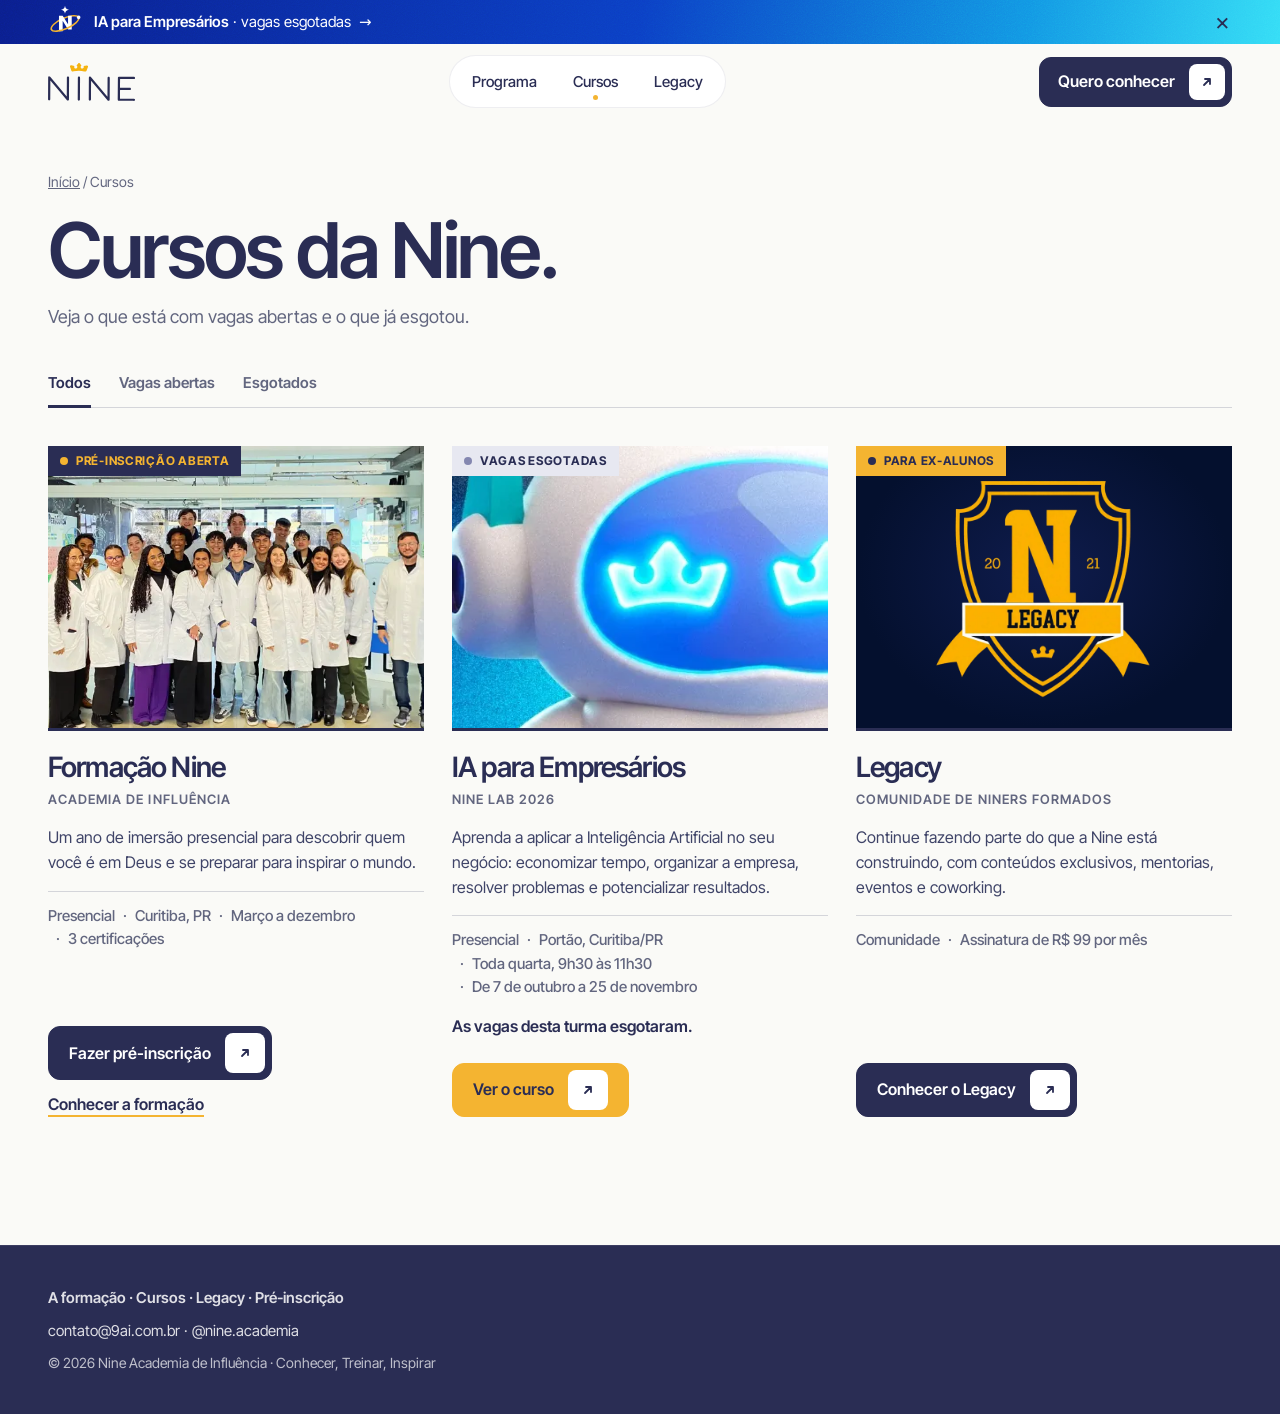
<file: cursos/index.html>
<!doctype html>
<html lang="pt-BR">
<head>
  <meta charset="utf-8">
  <meta name="viewport" content="width=device-width, initial-scale=1">
  <title>Cursos da Nine em Curitiba | Nine Academia de Influência</title>
  <meta name="description" content="Os cursos da Nine: a formação presencial em Curitiba, o curso IA para Empresários e a comunidade Legacy para ex-alunos.">
  <link rel="canonical" href="https://9ai.com.br/cursos/">
  <meta property="og:type" content="website">
  <meta property="og:url" content="https://9ai.com.br/cursos/">
  <meta property="og:site_name" content="Nine Academia de Influência">
  <meta name="twitter:card" content="summary_large_image">
  <meta property="og:locale" content="pt_BR">
  <meta property="og:title" content="Cursos | Nine Academia de Influência">
  <meta property="og:description" content="Os cursos da Nine: a formação presencial em Curitiba, o curso IA para Empresários e a comunidade Legacy para ex-alunos.">
  <meta property="og:image" content="https://9ai.com.br/assets/og.jpg">
  <meta property="og:image:width" content="1200">
  <meta property="og:image:height" content="630">
  <meta property="og:image:alt" content="Turma da Nine Academia de Influência">
  <meta name="theme-color" content="#2A2D54">
  <link rel="icon" type="image/png" href="/assets/logo/crown.png">
  <link rel="preload" as="font" type="font/woff2" href="/assets/fonts/inter-tight-latin.woff2" crossorigin>
  <style id="css">:root{--navy:#2A2D54;--navy-90:#353862;--gold:#F4B431;--paper:#FAFAF7;--paper-2:#F2F2EE;--ink:#2A2D54;--ink-muted:#62667F;--line:rgba(42,45,84,.08);--green:#21CF8A;--coral:#FF4645;--violet:#8B3BEB;--blue:#1A2BFA;--lime:#BBEA00;--orange:#FF6A13;--ph:#DCDCE0;--ph-dark:#5E6175;--font:"Inter Tight",system-ui,-apple-system,"Segoe UI",sans-serif;--fs-mega:clamp(5rem,18vw,20rem);--fs-h1:clamp(2.75rem,6vw,5.5rem);--fs-h2:clamp(2rem,4vw,3.5rem);--fs-h3:clamp(1.25rem,2vw,1.75rem);--fs-body:clamp(1rem,1.1vw,1.125rem);--fs-label:.8125rem;--max:1440px;--gutter:24px;--margin:clamp(16px,4vw,48px);--r-card:24px;--r-btn:12px;--r-pill:999px;--r-arc:999px 999px 24px 24px;--space:clamp(96px,14vw,200px);--nav-h:76px}@font-face{font-family:"Inter Tight";font-style:normal;font-weight:400 700;font-display:swap;src:url("/assets/fonts/inter-tight-latin.woff2") format("woff2")}*,*::before,*::after{box-sizing:border-box}*{margin:0}html{scroll-behavior:smooth;scroll-padding-top:var(--nav-h);overflow-y:scroll;-webkit-text-size-adjust:100%}body{font-family:var(--font);font-size:var(--fs-body);line-height:1.55;color:var(--ink);background:var(--paper);-webkit-font-smoothing:antialiased;overflow-x:clip}img,video,svg{display:block;max-width:100%}ul,ol{list-style:none;padding:0}a{color:inherit}button,input,select,textarea{font:inherit;color:inherit}h1,h2,h3,h4{font-weight:600;letter-spacing:-0.03em;line-height:1;text-wrap:balance}h1{font-size:var(--fs-h1);line-height:.98}h2{font-size:var(--fs-h2);line-height:1.02}h3{font-size:var(--fs-h3);line-height:1.1;letter-spacing:-0.02em}p{text-wrap:pretty}[hidden]{display:none !important}:focus-visible{outline:2px solid var(--navy);outline-offset:3px;border-radius:4px}:focus:not(:focus-visible){outline:none}.aplicar :focus-visible,.footer :focus-visible,.menu :focus-visible,.cta-band :focus-visible{outline-color:var(--gold)}@media (prefers-reduced-motion:reduce){html{scroll-behavior:auto}*,*::before,*::after{transition-duration:.01ms !important;animation-duration:.01ms !important}}.sr-only{position:absolute;width:1px;height:1px;padding:0;margin:-1px;overflow:hidden;clip-path:inset(50%);white-space:nowrap;border:0}.a11y-bar a{position:absolute;left:16px;top:-100px;z-index:100;background:var(--navy);color:#fff;padding:12px 16px;border-radius:var(--r-btn)}.a11y-bar a:focus{top:16px}.noscript{padding:12px 16px;background:var(--navy);color:#fff;text-align:center}.crown{display:inline-block;aspect-ratio:214 / 101;background:url("/assets/logo/crown.png") center / contain no-repeat}.container{width:100%;max-width:var(--max);margin-inline:auto;padding-inline:var(--margin)}.grid-12{display:grid;grid-template-columns:repeat(12,minmax(0,1fr));column-gap:var(--gutter)}main{position:relative;z-index:1}.section{padding-block:calc(var(--space) / 2)}.section-head{margin-bottom:clamp(40px,6vw,80px)}.section-head h2{max-width:16ch}.hero,.section{position:relative;overflow-x:clip}.wm-mark{position:absolute;z-index:-1;pointer-events:none;user-select:none}.wm-mark--crown{opacity:.08}.wm-mark--nine::before{content:"NINE"}.wm-mark--nine{font-size:clamp(8rem,26vw,26rem);font-weight:700;letter-spacing:-0.05em;line-height:.8;color:var(--navy);opacity:.04;white-space:nowrap}@media (max-width:767px){.wm-mark--crown{max-width:120px}}.label{font-size:var(--fs-label);font-weight:600;letter-spacing:.08em;text-transform:uppercase;color:var(--ink-muted);line-height:1.3}.label + h1,.label + h2{margin-top:20px}.lead{font-size:clamp(1.0625rem,1.4vw,1.3125rem);line-height:1.5;color:var(--ink-muted)}.muted{color:var(--ink-muted)}.tbc{color:var(--ink-muted);font-size:.875rem;font-weight:500}.tbc--dark{color:rgba(255,255,255,.6)}.tbc-note{margin-top:16px;font-size:.875rem;color:var(--ink-muted)}.ph{position:relative;display:grid;place-items:center;overflow:hidden;aspect-ratio:var(--ar,auto);background:var(--ph);color:#6E7183;border-radius:var(--r-card);font-size:.75rem;font-weight:600;letter-spacing:.06em;text-transform:uppercase;text-align:center}.ph>span{padding:12px;max-width:26ch}.ph--dark{background:var(--ph-dark);color:rgba(255,255,255,.7)}.photo{position:relative;overflow:hidden;aspect-ratio:var(--ar,auto);background:var(--paper-2);border-radius:var(--r-card)}.photo img,.photo video{position:absolute;inset:0;width:100%;height:100%;object-fit:cover}html:has(dialog[open]){overflow:hidden}.btn{display:inline-flex;align-items:center;gap:14px;min-height:52px;padding:6px 6px 6px 20px;background:var(--navy);color:#fff;border:1px solid var(--navy);border-radius:var(--r-btn);font-weight:600;font-size:1rem;text-decoration:none;cursor:pointer;transition:background-color .2s,color .2s}.btn:hover{background:var(--navy-90)}.btn__icon{display:grid;place-items:center;width:40px;height:40px;border-radius:8px;background:#fff;color:var(--navy)}.btn__icon svg{width:16px;height:16px;fill:none;stroke:currentColor;stroke-width:1.8;stroke-linecap:round;stroke-linejoin:round}.btn--ghost{background:var(--gold);color:var(--navy);border-color:var(--gold);padding-right:20px}.btn--ghost:hover{background:#FEC34F;border-color:#FEC34F}.btn--light{background:#fff;color:var(--navy);border-color:#fff}.btn--light:hover{background:var(--paper-2)}.btn--light .btn__icon{background:var(--navy);color:#fff}.btn--gold{background:var(--gold);color:var(--navy);border-color:var(--gold)}.btn--gold:hover{background:#FEC34F}.btn--gold .btn__icon{background:var(--navy);color:var(--gold)}.btn:disabled{opacity:.5;cursor:not-allowed}.btn-row{display:flex;flex-wrap:wrap;gap:12px}.wm{display:inline-flex;align-items:flex-end;font-weight:700;letter-spacing:-0.02em;line-height:1}.wm__i{position:relative}.wm__i .crown{position:absolute;left:50%;bottom:100%;width:.5em;transform:translate(-50%,-.02em)}.top{position:fixed;inset:0 0 auto;z-index:50;transition:transform .45s cubic-bezier(.2,.7,.2,1)}.top.is-compact{transform:translateY(calc(var(--bar-h) * -1))}.top.is-hidden{transform:translateY(-100%)}.nav{height:var(--nav-h);display:flex;align-items:center;background:var(--paper);border-bottom:1px solid transparent;transition:background-color .3s,border-color .3s}.top.is-compact .nav{background:rgba(250,250,247,.72);backdrop-filter:blur(12px);-webkit-backdrop-filter:blur(12px);border-bottom:1px solid var(--line)}.nav__inner{display:flex;align-items:center;justify-content:space-between;gap:16px}.logo{display:block;line-height:0;text-decoration:none;color:var(--navy);border-radius:6px}.logo__svg{display:block;height:38px;width:auto}.nav__pill{position:relative;background:#fff;border:1px solid var(--line);border-radius:var(--r-pill);padding:4px}.nav__pill ul{display:flex}.nav__pill a{display:block;padding:10px 18px;border-radius:var(--r-pill);font-size:.9375rem;font-weight:500;text-decoration:none;color:var(--navy)}.nav__pill a:hover{background:var(--paper-2)}.nav__pill a{position:relative}.nav__pill a[aria-current]::after{content:"";position:absolute;left:50%;bottom:3px;width:5px;height:5px;margin-left:-2.5px;border-radius:50%;background:var(--gold)}.nav__cta{min-height:48px;padding-left:18px}.nav__cta .btn__icon{width:36px;height:36px}.nav__burger{display:none;width:48px;height:48px;border-radius:var(--r-btn);background:var(--navy);border:0;cursor:pointer;place-content:center;gap:6px}.nav__burger span[aria-hidden]{display:block;width:20px;height:2px;background:#fff;border-radius:2px}.menu{position:fixed;inset:0;z-index:60;background:var(--navy);color:#fff;display:flex;flex-direction:column;justify-content:center;padding:var(--margin)}.menu__close{position:absolute;top:14px;right:var(--margin);width:48px;height:48px;background:transparent;border:1px solid rgba(255,255,255,.25);border-radius:var(--r-btn);color:#fff;font-size:1.75rem;line-height:1;cursor:pointer}.menu a{display:block;padding:8px 0;font-size:clamp(2.25rem,10vw,3.5rem);font-weight:600;letter-spacing:-0.03em;text-decoration:none}.menu .menu__apply{color:var(--gold)}@media (max-width:1023px){.nav__pill,.nav__cta{display:none}.nav__burger{display:grid}}.hero{padding-top:calc(var(--bar-h) + var(--nav-h) + 8px)}.hero__card{position:relative;height:calc(88vh - var(--bar-h));min-height:520px;max-height:960px;border-radius:var(--r-card);overflow:hidden;isolation:isolate;color:#fff}.hero__media{position:absolute;inset:-12% 0 0;display:flex;background:var(--navy)}.hero__media video{flex:1 1 0;min-width:0;height:100%;object-fit:cover}.hero__media .hero__cel{display:none}@media (max-width:767px){.hero__media video{display:none}.hero__media .hero__cel{display:block}}.hero__card::after{content:"";position:absolute;inset:0;z-index:2;pointer-events:none;background:linear-gradient(to top,rgba(42,45,84,.94) 0%,rgba(42,45,84,.82) 24%,rgba(42,45,84,0) 58%)}.hero__wordmark{position:absolute;left:50%;top:46%;z-index:1;transform:translate(calc(-50% - .025em),-50%);font-size:clamp(6rem,50vw,48rem);font-weight:700;letter-spacing:-0.05em;line-height:.8;color:rgba(255,255,255,.7);white-space:nowrap;pointer-events:none}.hero__wordmark>span{display:block}.hero__wordmark>span::before{content:"NINE"}.hero__bar{position:absolute;inset:auto 0 0;z-index:3;display:flex;flex-wrap:wrap;align-items:end;justify-content:space-between;gap:24px 40px;padding:clamp(20px,3vw,40px)}.hero__what{max-width:34ch;font-size:clamp(1.125rem,1.7vw,1.5rem);font-weight:500;line-height:1.25;letter-spacing:-0.015em}.hero__what .label{display:block;margin-bottom:10px;color:#fff}.hero__go{display:flex;flex-wrap:wrap;align-items:center;gap:12px 24px}.hero__more{color:#fff;font-weight:600;text-underline-offset:5px;text-decoration-thickness:2px;text-decoration-color:var(--gold)}.hero__card :focus-visible{outline-color:var(--gold)}.hero__text{margin-top:clamp(40px,6vw,80px);row-gap:32px;align-items:end}.hero__head{grid-column:1 / span 7}.hero__side{grid-column:9 / span 4;display:grid;gap:28px}@media (max-width:1023px){.hero__head,.hero__side{grid-column:1 / -1}.hero__card{height:min(88svh,82vw)}}@media (max-width:767px){.hero__card{height:76svh;min-height:500px}.hero__card::after{background:linear-gradient(to top,rgba(42,45,84,.95) 0%,rgba(42,45,84,.86) 40%,rgba(42,45,84,0) 72%)}.hero__wordmark{top:30%}}.manifesto .grid-12{row-gap:32px}.manifesto__aside{grid-column:1 / span 3;display:grid;gap:32px;align-content:start}.manifesto__face{max-width:220px}.manifesto__text{grid-column:4 / -1;font-size:clamp(1.75rem,3.6vw,3.25rem);font-weight:500;line-height:1.12;letter-spacing:-0.025em;color:var(--navy)}@media (max-width:1023px){.manifesto__aside,.manifesto__text{grid-column:1 / -1}.manifesto__aside{grid-template-columns:auto 1fr;align-items:end;gap:16px}.manifesto__aside .label{order:2;padding-bottom:10px;border-bottom:1px solid var(--line-strong)}.manifesto__face{order:1;width:96px}}.zoom{position:relative;display:grid;grid-template-columns:repeat(3,1fr);grid-template-rows:repeat(3,1fr);gap:12px;height:calc(100svh - var(--nav-h) - 32px);min-height:560px;max-height:960px}.zoom__ring{display:contents}.zoom__item,.zoom__center{border-radius:16px}.zoom__item:nth-child(-n+3){grid-row:1}.zoom__item:nth-child(4){grid-area:2 / 1}.zoom__item:nth-child(5){grid-area:2 / 3}.zoom__item:nth-child(n+6){grid-row:3}.zoom__center{grid-area:2 / 2;position:relative;overflow:hidden;background:var(--navy);color:#fff;display:grid;place-items:center}.zoom__center video,.zoom__still{position:absolute;inset:0;width:100%;height:100%;object-fit:cover}.zoom__still{display:none}@media (max-width:1023px){.zoom__center video{display:none}.zoom__still{display:block}.zoom .zoom__center::after{background:linear-gradient(to bottom,rgba(42,45,84,.62),rgba(42,45,84,.5))}}.zoom__center::after{content:"";position:absolute;inset:0;background:rgba(42,45,84,.35)}.zoom__phrase{position:relative;z-index:1;font-size:clamp(1.25rem,2.6vw,2.5rem);font-weight:600;letter-spacing:-0.03em;line-height:1;padding:16px;text-align:center}@media (max-width:1023px){.zoom:not(.is-pinned){display:block;height:auto;min-height:0;max-height:none}.zoom:not(.is-pinned) .zoom__center{aspect-ratio:4 / 5;max-height:80vh;width:100%}.zoom:not(.is-pinned) .zoom__item{aspect-ratio:4 / 3}.zoom:not(.is-pinned) .zoom__phrase{font-size:var(--fs-h1)}.zoom:not(.is-pinned) .zoom__ring{display:flex;gap:12px;margin-top:12px;overflow-x:auto;scroll-snap-type:x mandatory;scrollbar-width:none;margin-inline:calc(var(--margin) * -1);padding-inline:var(--margin);scroll-padding-inline:var(--margin)}.zoom:not(.is-pinned) .zoom__item{flex:0 0 62%;scroll-snap-align:start}}.mural{margin-top:var(--space)}.mural__head{row-gap:16px;align-items:end;margin-bottom:32px}.mural__title{grid-column:1 / span 6;font-size:var(--fs-h2)}.mural__sub{grid-column:8 / -1}.chips{display:flex;flex-wrap:wrap;gap:8px;margin-bottom:32px}.chip{min-height:44px;padding:8px 18px;border-radius:var(--r-pill);background:#fff;border:1px solid var(--line-strong);color:var(--navy);font-size:.9375rem;font-weight:500;cursor:pointer;transition:background-color .2s,color .2s,border-color .2s}.chip:hover{border-color:var(--navy)}.chip[aria-pressed="true"]{background:var(--navy);border-color:var(--navy);color:#fff}.masonry{columns:4;column-gap:16px}.masonry li{break-inside:avoid;margin-bottom:16px}.masonry figure{position:relative}.mural__open{display:block;width:100%;padding:0;border:0;background:var(--paper-2);border-radius:16px;overflow:hidden;cursor:zoom-in}.mural__open img{width:100%;height:auto;transition:transform .6s cubic-bezier(.2,.7,.2,1)}.masonry figcaption{margin-top:8px;font-size:.875rem;color:var(--ink-muted)}@media (hover:hover) and (pointer:fine){.masonry figcaption{position:absolute;left:8px;right:8px;bottom:8px;margin:0;padding:8px 12px;border-radius:10px;background:rgba(42,45,84,.82);color:#fff;opacity:0;transform:translateY(8px);transition:opacity .3s,transform .3s;pointer-events:none}.masonry figure:hover figcaption,.masonry figure:focus-within figcaption{opacity:1;transform:none}.masonry figure:hover img{transform:scale(1.05)}}.mural__more{display:flex;justify-content:center;margin-top:32px}@media (max-width:1023px){.masonry{columns:3}.mural__title,.mural__sub{grid-column:1 / -1}}@media (max-width:767px){.masonry{columns:2;column-gap:12px}.masonry li{margin-bottom:12px}.chips{flex-wrap:nowrap;overflow-x:auto;margin-inline:calc(var(--margin) * -1);padding-inline:var(--margin);scrollbar-width:none}.chip{flex:none}}.reels{margin-top:var(--space)}.reels__track{display:flex;align-items:center;gap:16px;overflow-x:auto;scroll-snap-type:x mandatory;scrollbar-width:none;margin-inline:calc(var(--margin) * -1);padding:8px var(--margin)}.reels__track li{flex:0 0 clamp(180px,17vw,240px);scroll-snap-align:center}.reels__track li.is-active{flex-basis:clamp(220px,21vw,300px)}.reels__track li{position:relative}video{background-color:var(--navy);background-size:cover;background-position:center;background-repeat:no-repeat}.reel{display:block;width:100%;aspect-ratio:9 / 16;object-fit:cover;border-radius:20px}.reels__track li::after{content:"";position:absolute;inset:0;border-radius:20px;background:var(--navy);opacity:.5;pointer-events:none;transition:opacity .4s}.reels__track li.is-active::after{opacity:0}.reel__pick{position:absolute;inset:0;border:0;background:none;border-radius:20px;cursor:pointer}.reels__track li.is-active .reel__pick{display:none}.reel__sound{position:absolute;right:12px;bottom:12px;width:44px;height:44px;border-radius:50%;border:0;background:rgba(42,45,84,.82);color:#fff;cursor:pointer;display:grid;place-items:center}.reel__sound svg{width:20px;height:20px;fill:none;stroke:currentColor;stroke-width:1.8;stroke-linecap:round;stroke-linejoin:round}.reel__sound .on,.reel__sound[aria-pressed="true"] .off{display:none}.reel__sound[aria-pressed="true"] .on{display:block}.reels__track li:not(.is-active) .reel__sound{display:none}.reels__more{margin-top:32px;text-align:center;font-size:var(--fs-h3);font-weight:500;letter-spacing:-0.02em}.reels__more a{font-weight:700;text-decoration-color:var(--gold);text-decoration-thickness:3px;text-underline-offset:6px}@media (min-width:1024px){.reels__track{overflow:visible}.reels__track li{flex:1 1 0}.reels__track li.is-active{flex:1.3 1 0}}@media (max-width:767px){.reels__track li{flex-basis:64%}.reels__track li.is-active{flex-basis:64%}}.cta-band{position:relative;background:var(--navy);color:#fff;overflow:hidden;isolation:isolate}.cta-band__bg{position:absolute;inset:0;z-index:-1;width:100%;height:100%;object-fit:cover;opacity:.22}.cta-band__inner{display:flex;flex-wrap:wrap;align-items:end;justify-content:space-between;gap:32px;padding-block:clamp(96px,12vw,180px)}.cta-band h2{font-size:var(--fs-h1);max-width:14ch}.numeros .grid-12{row-gap:40px}.numeros__aside{grid-column:1 / span 4;display:flex;flex-direction:column;gap:24px}.numeros__aside h2{max-width:12ch}.numeros__face{max-width:280px}.numeros__foot{margin-top:auto;display:grid;gap:28px;justify-items:start}.numeros__cards{grid-column:6 / -1;display:grid;grid-template-columns:1fr 1fr;gap:16px}.stat{display:flex;flex-direction:column;min-height:clamp(240px,24vw,320px);padding:clamp(20px,2.4vw,32px);background:var(--paper-2);border-radius:var(--r-card)}.stat__label{padding-bottom:16px;border-bottom:1px solid var(--line);font-size:1.25rem;font-weight:500;color:var(--ink-muted);letter-spacing:-0.01em}.stat__num{font-variant-numeric:tabular-nums;margin-top:auto;font-size:clamp(4rem,8vw,7rem);font-weight:600;letter-spacing:-0.05em;line-height:.9}.stat__note{margin-top:12px;font-size:.9375rem;color:var(--ink-muted)}.stat__num [data-count]{display:inline-block;min-width:2ch}.stat--navy{background:var(--navy);color:#fff}.stat--navy .stat__label{color:var(--gold);border-color:rgba(255,255,255,.12)}.stat--navy .stat__note{color:rgba(255,255,255,.7)}@media (max-width:1023px){.numeros__aside,.numeros__cards{grid-column:1 / -1}.numeros__face{max-width:240px}}@media (max-width:479px){.numeros__cards{gap:10px}.stat{min-height:200px;padding:18px}.stat__label{font-size:1rem}.stat__note{font-size:.875rem}}.pilar{display:grid;grid-template-columns:repeat(12,minmax(0,1fr));column-gap:var(--gutter);row-gap:48px;align-items:center;padding-block:clamp(48px,7vw,100px);border-top:1px solid var(--line)}.pilar__text{grid-column:1 / span 6}.pilar__media{grid-column:8 / -1}.pilar__num{font-size:clamp(4rem,9vw,8rem);font-weight:600;letter-spacing:-0.05em;line-height:.85;color:var(--navy)}.pilar h3{margin-top:24px;font-size:var(--fs-h2);line-height:1.02;letter-spacing:-0.03em}.pilar__quote{margin-top:20px;font-size:var(--fs-h3);line-height:1.3;color:var(--ink-muted);max-width:30ch}.pilar__bar{display:block;width:64px;height:4px;margin-top:32px;border-radius:4px;background:var(--accent)}.pilar__items{margin-top:32px;display:grid;grid-template-columns:repeat(3,1fr);gap:12px}.pilar__items li{padding:20px;background:var(--paper-2);border-radius:16px;border-top:3px solid var(--accent)}.pilar__items h4{font-size:1.0625rem;letter-spacing:-0.01em;line-height:1.2}.pilar__items p{margin-top:8px;font-size:.9375rem;line-height:1.45;color:var(--ink-muted)}.pilar__media{position:relative;max-width:480px;width:100%;margin-inline:auto}.arc{aspect-ratio:3 / 5;border-radius:var(--r-arc);overflow:hidden;background:var(--paper-2)}.arc img{width:100%;height:100%;object-fit:cover}.brush{position:absolute;inset:0;overflow:visible;pointer-events:none}.brush path{fill:none;stroke:var(--gold);stroke-width:12;stroke-linecap:round;stroke-linejoin:round}@media (max-width:1199px){.pilar__items{grid-template-columns:1fr}}@media (max-width:1023px){.pilar__text,.pilar__media{grid-column:1 / -1}.pilar__media{order:-1}.pilar__media{max-width:400px;width:calc(100% - 24px);margin-inline:12px 0}}.faq .grid-12{row-gap:40px}.faq__head{grid-column:1 / span 4;display:grid;gap:20px;align-content:start}.faq__face{max-width:200px;margin-top:12px}.faq__list{grid-column:6 / -1;border-top:1px solid rgba(42,45,84,.14)}.faq details{border-bottom:1px solid rgba(42,45,84,.14);overflow:hidden}.faq summary{display:flex;justify-content:space-between;align-items:center;gap:24px;padding:24px 0;font-size:clamp(1.0625rem,1.5vw,1.375rem);font-weight:600;letter-spacing:-0.015em;line-height:1.25;cursor:pointer;list-style:none}.faq summary::-webkit-details-marker{display:none}.faq summary:focus-visible{outline-offset:-4px;border-radius:12px}.faq details[open] summary{padding-bottom:12px}.faq summary::after{content:"+";flex:none;display:grid;place-items:center;width:36px;height:36px;border-radius:50%;border:1px solid rgba(42,45,84,.2);font-weight:400;font-size:1.25rem}.faq details[open] summary::after{content:"−";background:var(--navy);color:#fff;border-color:var(--navy)}.faq details p{padding:0 48px 28px 0;line-height:1.6}@media (max-width:1023px){.faq__head,.faq__list{grid-column:1 / -1}.faq__face{display:none}}.aplicar{position:relative;z-index:1;background:var(--navy);color:#fff;padding-block:var(--space)}.aplicar .grid-12{row-gap:48px}.aplicar__head{grid-column:1 / span 5;align-self:start}.aplicar__crown{display:block;width:72px;margin-bottom:28px}.aplicar h2{font-size:var(--fs-h1);max-width:10ch}.aplicar .lead{margin-top:24px;color:rgba(255,255,255,.78);max-width:36ch}.aplicar .tbc{display:block;margin-top:12px}.footer{position:relative;z-index:1;background:var(--navy);color:#fff;overflow:hidden;border-top:1px solid rgba(255,255,255,.08)}.footer__cols{display:grid;grid-template-columns:1.2fr 1fr 1.4fr 1fr;gap:40px 32px;padding-top:72px}.footer__title{font-size:var(--fs-label);font-weight:600;letter-spacing:.08em;text-transform:uppercase;color:var(--gold);margin-bottom:16px}.footer li + li{margin-top:8px}.footer a{text-decoration:none;color:rgba(255,255,255,.85)}.footer a:hover{color:#fff;text-decoration:underline}.footer__copy{margin-top:64px;font-size:.875rem;color:rgba(255,255,255,.6)}.footer__wm{display:flex;justify-content:center;margin:72px 0 0;padding:0;line-height:0;color:#fff}.footer__wm svg{display:block;width:clamp(260px,56vw,820px);height:auto}@media (max-width:767px){.footer__wm svg{width:min(80vw,340px)}}@media (max-width:767px){.footer__cols{grid-template-columns:1fr 1fr}}html.lenis,html.lenis body{height:auto}html.lenis.lenis-smooth{scroll-behavior:auto !important}.lenis.lenis-smooth [data-lenis-prevent]{overscroll-behavior:contain}.lenis.lenis-stopped{overflow:clip}.pilares.is-pinned .pilares__stage{position:relative;height:100svh}.pilares.is-pinned .pilar{position:absolute;inset:0;border-top:0;padding-block:32px}.pilares.is-pinned .pilar__text{position:relative;padding-left:40px}.pilares.is-pinned .pilar__num{font-size:clamp(3.5rem,6vw,6rem)}.pilares.is-pinned .pilar h3{margin-top:16px}.pilares.is-pinned .pilar__bar{position:absolute;left:0;top:0;width:4px;height:100%;margin:0;background:var(--line);overflow:hidden}.pilares.is-pinned .pilar__bar::after{content:"";position:absolute;inset:0;background:var(--accent);transform:scaleY(var(--p,0));transform-origin:top}.pilares.is-pinned .pilar__items{grid-template-columns:repeat(3,1fr)}.pilares.is-pinned .pilar__items li{padding:16px}.pilares.is-pinned .pilar__media{max-width:min(440px,calc((100svh - 64px) * .6))}.cursor{position:fixed;left:0;top:0;z-index:95;pointer-events:none;width:72px;height:72px;margin:-36px 0 0 -36px;border-radius:50%;background:#fff;mix-blend-mode:difference;display:grid;place-items:center}.cursor span{font-size:.875rem;font-weight:600;color:#000;opacity:0}.lightbox{width:100%;height:100%;max-width:none;max-height:none;margin:0;padding:0;border:0;background:rgba(25,27,53,.96);color:#fff;overscroll-behavior:contain}.lightbox::backdrop{background:rgba(25,27,53,.6)}.lightbox[open]{display:grid;place-items:center}.lightbox__fig{display:grid;gap:12px;justify-items:center;padding:72px 16px 32px;touch-action:pan-y}.lightbox__fig img{max-width:min(92vw,1200px);max-height:78vh;width:auto;height:auto;border-radius:12px}.lightbox__fig figcaption{font-size:.9375rem;color:rgba(255,255,255,.8);text-align:center}.lightbox__btn{position:absolute;width:52px;height:52px;border-radius:50%;border:1px solid rgba(255,255,255,.25);background:rgba(255,255,255,.08);color:#fff;font-size:1.375rem;cursor:pointer}.lightbox__btn:hover{background:rgba(255,255,255,.16)}.lightbox__btn:focus-visible{outline:2px solid var(--gold);outline-offset:3px}.lightbox__close{top:16px;right:16px;font-size:1.75rem}.lightbox__prev,.lightbox__next{top:50%;transform:translateY(-50%)}.lightbox__prev{left:16px}.lightbox__next{right:16px}@media (max-width:767px){.lightbox__prev,.lightbox__next{top:auto;bottom:16px;transform:none}}.cta-float{position:fixed;right:24px;bottom:24px;z-index:40;display:inline-flex;align-items:center;gap:6px;min-height:52px;padding:12px 22px;background:var(--navy);color:#fff;border-radius:var(--r-pill);text-decoration:none;font-size:.9375rem;box-shadow:0 12px 32px rgba(42,45,84,.25),inset 0 0 0 1px rgba(255,255,255,.22);opacity:0;visibility:hidden;transform:translateY(16px);transition:opacity .3s,transform .3s,visibility .3s}.cta-float strong{color:var(--gold);font-weight:600}.cta-float span{color:rgba(255,255,255,.85)}.cta-float.is-on{opacity:1;visibility:visible;transform:none}.cta-float:focus-visible{outline-color:var(--gold)}@media (max-width:767px){.cta-float{left:0;right:0;bottom:0;justify-content:center;border-radius:0;padding-bottom:16px}}.zoom.is-pinned{height:100svh;max-height:none;padding-block:16px}.zoom.is-pinned::before{content:"";position:absolute;top:0;bottom:0;left:calc(50% - 50vw);right:calc(50% - 50vw);background:var(--navy);opacity:var(--bg,0);pointer-events:none}.zoom.is-pinned .zoom__center{grid-area:auto;position:absolute;top:0;bottom:0;left:50%;width:auto;aspect-ratio:9 / 16;transform:translateX(-50%);border-radius:0;background:none}.zoom.is-pinned .zoom__center::after{display:none}.zoom.is-pinned .zoom__center video{filter:brightness(.72)}.zoom.is-pinned .zoom__still{filter:brightness(.52) saturate(.95)}.zoom.is-pinned .zoom__center{overflow:visible}.zoom.is-pinned .zoom__phrase{position:absolute;top:0;bottom:0;left:50%;width:min(100vw,1200px);margin:0 0 0 calc(min(100vw,1200px) / -2);display:grid;align-content:center;font-size:clamp(3rem,min(10vw,14svh),12rem);letter-spacing:-0.05em;text-shadow:0 4px 40px rgba(42,45,84,.5)}:root{--bar-h:44px;--ia-a:#0A1E8C;--ia-b:#0B3FC4;--ia-c:#1296E3;--ia-d:#35DDF6;--on-navy:rgba(255,255,255,.82);--line-strong:rgba(42,45,84,.18);--p1:var(--gold);--p2:#8487B0;--p3:var(--navy);--tint-green:#FCEFD0;--tint-coral:#E7E8F1;--tint-violet:#D9DAE6;--violet-light:#D4D6E8}html.no-bar{--bar-h:0px}.acc-green{--accent:var(--p1);--tint:var(--tint-green)}.acc-coral{--accent:var(--p2);--tint:var(--tint-coral)}.acc-violet{--accent:var(--p3);--tint:var(--tint-violet)}.acc-gold{--accent:var(--gold)}.ar-45{--ar:4/5}.ar-11{--ar:1/1}.ar-43{--ar:4/3}.ar-169{--ar:16/9}.ar-34{--ar:3/4}.wm-a{bottom:-40px;right:2%;width:200px;transform:rotate(-12deg)}.wm-b{bottom:4%;left:6%;width:150px;transform:rotate(10deg)}.wm-c{top:0;right:-6vw;transform:rotate(3deg)}.wm-d{top:2%;right:-8vw;transform:rotate(-3deg)}.wm-e{top:6%;left:44%;width:160px;transform:rotate(12deg)}.wm-f{bottom:-2%;left:-5vw;transform:rotate(-4deg)}.wm-g{top:38%;left:34%;width:170px;transform:rotate(-8deg)}.section--navy{background:var(--navy);color:#fff;isolation:isolate}.section--navy .label{color:var(--gold)}.section--navy .lead{color:var(--on-navy)}.section--navy :focus-visible{outline-color:var(--gold)}.section--tint{background:var(--paper-2);isolation:isolate}.section-head--split{display:grid;grid-template-columns:repeat(12,minmax(0,1fr));column-gap:var(--gutter);row-gap:20px;align-items:end}.section-head--split>div{grid-column:1 / span 7}.section-head--split>.lead{grid-column:9 / -1}.section-head--split h2{max-width:15ch}@media (max-width:1023px){.section-head--split>div,.section-head--split>.lead{grid-column:1 / -1}}.textlink{font-weight:600;text-decoration-color:var(--gold);text-decoration-thickness:2px;text-underline-offset:5px}.textlink:hover{text-decoration-thickness:3px}.ia-bar{position:relative;height:var(--bar-h);overflow:hidden;isolation:isolate;color:#fff;background:linear-gradient(100deg,var(--ia-a) 0%,var(--ia-b) 50%,var(--ia-c) 80%,var(--ia-d) 100%)}.ia-bar::before{content:"";position:absolute;inset:0;z-index:-1;opacity:.22;mix-blend-mode:overlay;pointer-events:none;background:url("data:image/svg+xml,%3Csvg xmlns='http://www.w3.org/2000/svg' width='160' height='160'%3E%3Cfilter id='n'%3E%3CfeTurbulence type='fractalNoise' baseFrequency='.9' numOctaves='2' stitchTiles='stitch'/%3E%3C/filter%3E%3Crect width='160' height='160' filter='url(%23n)'/%3E%3C/svg%3E")}.ia-bar__inner{height:100%;display:flex;align-items:center;gap:4px}.ia-bar__link{flex:1;min-width:0;height:100%;display:flex;align-items:center;gap:12px;color:#fff;text-decoration:none;font-size:.9375rem}.ia-bar__link:focus-visible{outline-color:#fff;outline-offset:-3px}.ia-mark{flex:none;width:34px;height:34px;overflow:visible}.ia-mark .orbit{fill:none;stroke:var(--gold);stroke-width:2.2;stroke-linecap:round}.ia-mark .star{transform-box:fill-box;transform-origin:center;animation:ia-twinkle 3.2s ease-in-out infinite}@keyframes ia-twinkle{0%,100%{transform:scale(1);opacity:1}50%{transform:scale(.55) rotate(45deg);opacity:.7}}.ia-bar__text{min-width:0;white-space:nowrap;overflow:hidden;text-overflow:ellipsis}.ia-bar__text strong{font-weight:600}.ia-bar__link:hover .ia-bar__text strong{text-decoration:underline;text-underline-offset:4px}.ia-bar__go{display:inline-block;margin-left:4px;transition:transform .2s}.ia-bar__link:hover .ia-bar__go{transform:translateX(3px)}.ia-bar__close{flex:none;width:44px;height:44px;margin-right:-12px;border:0;background:none;color:var(--navy);font-size:1.5rem;line-height:1;cursor:pointer;border-radius:50%}.ia-bar__close:focus-visible{outline-offset:-6px}@media (max-width:899px){.ia-bar{background:linear-gradient(100deg,var(--ia-a) 0%,var(--ia-b) 62%,var(--ia-c) 88%,var(--ia-d) 100%)}.ia-bar__link{font-size:.875rem;gap:10px}}@media (max-width:479px){.ia-mark{width:30px;height:30px}}@media (max-width:359px){.ia-bar__extra{display:none}}.ficha{margin-top:clamp(40px,5vw,72px);display:grid;grid-template-columns:repeat(4,minmax(0,1fr));border-top:1px solid var(--line-strong)}.ficha>div{padding:20px 24px 0 0}.ficha>div + div{padding-left:24px;border-left:1px solid var(--line-strong)}.ficha dt{font-size:var(--fs-label);font-weight:600;letter-spacing:.08em;text-transform:uppercase;color:var(--ink-muted)}.ficha dd{margin:8px 0 0;font-size:clamp(1.0625rem,1.5vw,1.375rem);font-weight:600;letter-spacing:-0.02em;line-height:1.2}.ficha dd small{display:block;margin-top:4px;font-size:.9375rem;font-weight:400;letter-spacing:0;color:var(--ink-muted)}@media (max-width:899px){.ficha{grid-template-columns:1fr 1fr}.ficha>div{padding:18px 16px 18px 0}.ficha>div + div{padding-left:0;border-left:0}.ficha>div:nth-child(even){padding-left:16px;border-left:1px solid var(--line-strong)}.ficha>div:nth-child(n+3){border-top:1px solid var(--line-strong)}}.numeros__aside p.lead{max-width:44ch}.numeros__aside .btn{margin-top:4px}.pilares__lead{margin-top:20px;max-width:52ch}.grade__tabs{display:grid;grid-template-columns:repeat(3,minmax(0,1fr));gap:12px}.grade__tab{position:relative;display:grid;gap:6px;align-content:start;text-align:left;padding:24px 22px 22px;overflow:hidden;background:#fff;color:var(--navy);border:1px solid var(--line-strong);border-radius:20px;cursor:pointer;transition:background-color .25s,color .25s,border-color .25s}.grade__tab::before{content:"";position:absolute;left:22px;right:22px;top:0;height:4px;border-radius:0 0 4px 4px;background:var(--accent)}.grade__tab:hover{border-color:var(--navy)}.grade__n{font-size:var(--fs-label);font-weight:600;letter-spacing:.08em;text-transform:uppercase;color:var(--ink-muted)}.grade__name{font-size:var(--fs-h3);font-weight:600;letter-spacing:-0.02em;line-height:1.1}.grade__count{font-size:.9375rem;color:var(--ink-muted)}.grade__tab[aria-selected="true"]{background:var(--navy);border-color:var(--navy);color:#fff}.grade__tab[aria-selected="true"] :is(.grade__n,.grade__count){color:var(--on-navy)}.grade__panel{margin-top:12px;padding:clamp(24px,3.6vw,56px);background:#fff;border-radius:var(--r-card);box-shadow:inset 0 0 0 1px var(--line-strong)}.grade__panel.is-active{animation:grade-in .45s cubic-bezier(.2,.7,.2,1)}@keyframes grade-in{from{opacity:0;transform:translateY(12px)}}.grade__cols{display:grid;grid-template-columns:repeat(12,minmax(0,1fr));gap:40px var(--gutter)}.grade__block{grid-column:span 6}.grade__block--wide{grid-column:1 / -1}.grade__block--7{grid-column:span 7}.grade__block--5{grid-column:span 5}.grade__block>h3{font-size:clamp(1.25rem,1.8vw,1.5rem)}.grade__block>h3 small{margin-left:8px;font-size:.9375rem;font-weight:500;letter-spacing:0;color:var(--ink-muted)}.grade__block>p{margin-top:10px;color:var(--ink-muted);max-width:62ch}.mods{margin-top:20px;counter-reset:m;columns:2;column-gap:32px}.mods li{counter-increment:m;break-inside:avoid;display:flex;gap:14px;align-items:baseline;padding:11px 0;border-top:1px solid var(--line);font-weight:500;line-height:1.3}.mods li::before{content:counter(m,decimal-leading-zero);flex:none;font-size:.8125rem;font-weight:600;font-variant-numeric:tabular-nums;color:var(--ink-muted)}.mods--1{columns:1}.mods li small{display:block;margin-top:4px;font-size:.9375rem;font-weight:400;color:var(--ink-muted);line-height:1.45}.tags{margin-top:20px;display:flex;flex-wrap:wrap;gap:8px}.tags li{padding:8px 14px;border-radius:var(--r-pill);background:var(--tint,var(--paper-2));font-size:.9375rem;font-weight:500}.steps3{margin-top:20px;display:grid;grid-template-columns:repeat(3,minmax(0,1fr));gap:12px}.step{padding:20px;border-radius:16px;background:var(--paper-2);border-top:3px solid var(--accent)}.step__when{font-size:var(--fs-label);font-weight:600;letter-spacing:.08em;text-transform:uppercase;color:var(--ink-muted)}.step h4{margin-top:10px;font-size:1.1875rem;letter-spacing:-0.015em}.step p:not(.step__when){margin-top:8px;font-size:.9375rem;line-height:1.5;color:var(--ink-muted)}.areas{display:grid;grid-template-columns:repeat(2,minmax(0,1fr));gap:40px var(--gutter)}.areas__cat>h3{display:flex;align-items:center;gap:10px;font-size:var(--fs-label);font-weight:600;letter-spacing:.08em;text-transform:uppercase;color:var(--ink-muted)}.areas__cat>h3::before{content:"";width:10px;height:10px;border-radius:50%;background:var(--accent)}.area{margin-top:16px;padding-top:16px;border-top:1px solid var(--line)}.area h4{font-size:1.25rem;letter-spacing:-0.02em}.area p{margin-top:6px;font-size:.9375rem;line-height:1.5;color:var(--ink-muted)}.grade__cta{margin-top:40px;display:flex;flex-wrap:wrap;align-items:center;justify-content:space-between;gap:20px 32px;padding:clamp(20px,2.4vw,32px);border-radius:var(--r-card);background:var(--paper-2)}.grade__cta p{font-size:var(--fs-h3);font-weight:600;letter-spacing:-0.02em;line-height:1.15;max-width:26ch}@media (max-width:1023px){.grade__block,.grade__block--7,.grade__block--5{grid-column:1 / -1}.steps3{grid-template-columns:1fr}}@media (max-width:767px){.grade__tabs{grid-template-columns:1fr;gap:8px}.grade__tab{grid-template-columns:auto 1fr auto;align-items:baseline;gap:12px;padding:18px 18px 16px;border-radius:16px}.grade__tab::before{left:0;right:auto;top:0;bottom:0;width:4px;height:auto;border-radius:0}.grade__name{font-size:1.125rem}.grade__count{font-size:.875rem}.mods{columns:1}.areas{grid-template-columns:1fr}}.doors{display:flex;gap:10px;height:clamp(520px,46vw,640px)}.door{position:relative;flex:1 1 0;min-width:0;overflow:hidden;isolation:isolate;display:flex;flex-direction:column;padding:24px;color:#fff;background:var(--navy);border-radius:var(--r-card);cursor:pointer;outline-offset:3px;transition:flex-grow .7s cubic-bezier(.2,.7,.2,1),background-color .4s,color .3s}.door__img{position:absolute;z-index:-1;top:0;right:0;bottom:0;width:100%;border-radius:var(--r-card);background:var(--navy);transition:width .7s cubic-bezier(.2,.7,.2,1),top .7s,right .7s,bottom .7s,border-radius .7s}.door__img::after{content:"";position:absolute;inset:0;background:linear-gradient(to bottom,rgba(42,45,84,.92) 0%,rgba(42,45,84,.66) 26%,rgba(42,45,84,.66) 55%,rgba(42,45,84,.9) 100%);transition:opacity .5s}.door__when{display:flex;flex-wrap:wrap;gap:2px 10px;font-size:var(--fs-label);font-weight:600;letter-spacing:.08em;text-transform:uppercase}.door__when span{color:var(--gold)}.door h3{margin-top:auto;font-size:clamp(1.375rem,2vw,1.75rem);letter-spacing:-0.02em;white-space:nowrap;writing-mode:vertical-rl;transform:rotate(180deg)}.door__body{position:absolute;width:1px;height:1px;overflow:hidden;clip-path:inset(50%)}@media (min-width:1024px){.door.is-open{flex-grow:4.4;cursor:default;background:#fff;color:var(--navy);box-shadow:inset 0 0 0 1px var(--line-strong);padding:32px calc(42% + 32px) 32px 32px}.door.is-open .door__img{top:12px;right:12px;bottom:12px;width:42%;border-radius:16px}.door.is-open .door__img::after{opacity:0}.door.is-open .door__when{color:var(--ink-muted)}.door.is-open .door__when span{color:var(--navy)}.door.is-open h3{margin-top:auto;font-size:var(--fs-h2);line-height:1;letter-spacing:-0.03em;white-space:normal;writing-mode:horizontal-tb;transform:none}.door.is-open .door__body{position:static;width:auto;height:auto;overflow:visible;clip-path:none;margin-top:20px;display:grid;gap:20px;animation:door-in .6s .2s both cubic-bezier(.2,.7,.2,1)}.door__body p{max-width:40ch;color:var(--ink-muted);font-size:1.0625rem}.door__list{display:flex;flex-wrap:wrap;gap:8px}.door__list li{padding:7px 12px;border-radius:var(--r-pill);background:var(--paper-2);font-size:.875rem;font-weight:500}}@keyframes door-in{from{opacity:0;transform:translateY(16px)}}.doors__note{margin-top:24px;display:flex;flex-wrap:wrap;align-items:baseline;gap:6px 16px;font-size:.9375rem;color:var(--ink-muted)}@media (max-width:1023px){.doors{height:auto;overflow-x:auto;scroll-snap-type:x mandatory;scrollbar-width:none;margin-inline:calc(var(--margin) * -1);padding-inline:var(--margin);scroll-padding-inline:var(--margin);gap:12px}.door{flex:0 0 min(82%,360px);scroll-snap-align:start;padding:0 0 24px;background:#fff;color:var(--navy);box-shadow:inset 0 0 0 1px var(--line-strong);cursor:default}.door__img{position:relative;z-index:0;width:100%;aspect-ratio:4 / 5;border-radius:var(--r-card) var(--r-card) 0 0;order:-1}.door__img::after{display:none}.door__when{margin:20px 20px 0;color:var(--ink-muted)}.door__when span{color:var(--navy)}.door h3{margin:10px 20px 0;font-size:1.75rem;white-space:normal;writing-mode:horizontal-tb;transform:none}.door__body{position:static;width:auto;height:auto;overflow:visible;clip-path:none;margin:12px 20px 0;display:grid;gap:16px}.door__body p{color:var(--ink-muted)}.door__list{display:flex;flex-wrap:wrap;gap:6px}.door__list li{padding:6px 10px;border-radius:var(--r-pill);background:var(--paper-2);font-size:.8125rem;font-weight:500}}.ano{padding-block:0}.ano__stage{display:grid;grid-template-columns:repeat(12,minmax(0,1fr));column-gap:var(--gutter);row-gap:40px;align-items:center;padding-block:calc(var(--space) / 2)}.ano__side{grid-column:1 / span 4;display:grid;gap:28px;align-content:start}.ano__side h2{max-width:11ch}.ano__chart{grid-column:6 / -1}.ano__grid{--label:190px;position:relative;display:grid;grid-template-columns:var(--label) repeat(10,minmax(0,1fr));grid-template-rows:repeat(7,auto);row-gap:20px;align-items:center}.ano__months{display:grid;grid-template-columns:subgrid;grid-column:1 / -1;margin-bottom:10px}.ano__months button{position:relative;z-index:1;min-height:44px;padding:0;border:0;background:none;color:var(--on-navy);cursor:pointer;font-size:.8125rem;font-weight:600;letter-spacing:.06em;text-transform:uppercase;border-radius:10px;transition:color .25s}.ano__months button:first-child{grid-column:2}.ano__months button[aria-pressed="true"]{color:var(--navy)}.ano__months abbr{text-decoration:none}.ano__cursor{grid-column:2;grid-row:1 / -1;align-self:stretch;pointer-events:none;border-radius:12px;background:linear-gradient(to bottom,var(--gold) 0,var(--gold) 44px,rgba(244,180,49,.16) 44px,rgba(244,180,49,.04) 100%);transform:translateX(calc(var(--pos,0) * 100%));transition:transform .5s cubic-bezier(.2,.7,.2,1)}.ano.is-scrub .ano__cursor{transition:none}.track{display:grid;grid-template-columns:subgrid;grid-column:1 / -1;align-items:center;min-height:36px}.track__name{grid-column:1;padding-right:16px;font-weight:600;font-size:.9375rem;line-height:1.2;letter-spacing:-0.005em}.track__name small{display:block;font-size:.8125rem;font-weight:400;color:var(--on-navy)}.bar{position:relative;z-index:1;height:34px;border-radius:10px;overflow:hidden;background:rgba(255,255,255,.12);display:grid;place-items:center;font-size:.8125rem;font-weight:700;color:#17192E}.bar::before{content:"";position:absolute;inset:0;z-index:-1;background:var(--accent);transform:scaleX(var(--f,1));transform-origin:left}.ano__tracks{display:contents}.ano__months{grid-row:1}.track:nth-child(1){grid-row:2}.track:nth-child(2){grid-row:3}.track:nth-child(3){grid-row:4}.track:nth-child(4){grid-row:5}.track:nth-child(5){grid-row:6}.track:nth-child(6){grid-row:7}.ano .acc-violet{--accent:var(--violet-light)}.bar span{opacity:var(--f,1);font-size:.875rem}.dot{position:relative;z-index:1;justify-self:center;display:grid;justify-items:center;gap:6px;text-align:center;font-size:.75rem;font-weight:600;line-height:1.15;color:#fff}.dot::before{content:"";width:14px;height:14px;border-radius:50%;background:var(--gold);box-shadow:0 0 0 4px rgba(244,180,49,.22);opacity:calc(.3 + var(--f,1) * .7)}.dot--mark::before{border-radius:3px;transform:rotate(45deg);background:#fff;box-shadow:0 0 0 4px rgba(255,255,255,.2)}.track--dots{align-items:start;padding-top:8px}.track--dots .track__name{padding-top:0}.g-1-9{grid-column:2 / 11}.g-1-5{grid-column:2 / 7}.g-6{grid-column:7}.g-7-9{grid-column:8 / 11}.g-1{grid-column:2}.g-3{grid-column:4}.g-5{grid-column:6}.g-7{grid-column:8}.g-9{grid-column:10}.g-10{grid-column:11}.ano__note{margin-top:28px;padding-left:var(--label);font-size:.875rem;color:var(--on-navy)}.ano__panel{position:relative;min-height:15.5em}.mes h3{font-size:clamp(1.375rem,2.2vw,2rem);line-height:1.08;letter-spacing:-0.025em;max-width:16ch}.mes__nome{display:flex;align-items:baseline;gap:12px;margin-bottom:14px;font-size:var(--fs-label);font-weight:600;letter-spacing:.08em;text-transform:uppercase;color:var(--gold)}.mes__nome b{font-size:clamp(3rem,5vw,4.5rem);font-weight:600;letter-spacing:-0.05em;line-height:.85;color:#fff;text-transform:none}.mes ul{margin-top:18px;display:grid;gap:10px}.mes li{position:relative;padding-left:20px;color:var(--on-navy);line-height:1.4}.mes li::before{content:"";position:absolute;left:0;top:.55em;width:8px;height:8px;border-radius:50%;background:var(--accent,var(--gold))}.mes li strong{color:#fff;font-weight:600}.mes li.acc-violet{--accent:var(--violet-light)}.ano.is-live .mes{display:none}.ano.is-live .mes.is-on{display:block;animation:grade-in .4s cubic-bezier(.2,.7,.2,1)}.ano:not(.is-live) .ano__panel{display:grid;gap:32px}.ano.is-pinned .ano__stage{height:100svh;min-height:640px;padding-block:24px}@media (max-width:1199px){.ano__side{grid-column:1 / span 4}.ano__chart{grid-column:5 / -1}.ano__grid{--label:150px}.dot{font-size:0;gap:0}}@media (max-width:1023px){.ano__side{display:contents}.ano__side>*,.ano__chart{grid-column:1 / -1}.ano__side h2{max-width:none}.ano__chart{order:2}.ano__panel{order:3}.ano__grid{--label:0px;row-gap:6px}.track{min-height:0;row-gap:6px;margin-top:10px}.track__name{grid-column:1 / -1;padding:0}.track__name small{display:inline;margin-left:6px}.bar{height:22px;grid-row:2}.dot{grid-row:2}.ano__months button{font-size:.75rem;letter-spacing:.02em}.ano__note{padding-left:0}.ano__panel{min-height:0}}.semana__legend{margin-bottom:24px}.chip i{display:inline-block;width:10px;height:10px;margin-right:8px;border-radius:50%;background:var(--accent,var(--ink-muted))}.chip--culto i{background:none;box-shadow:inset 0 0 0 2px var(--ink-muted)}.week{display:grid;grid-template-columns:64px repeat(7,minmax(0,1fr));column-gap:8px;row-gap:6px;grid-template-rows:auto 66px 66px 18px 56px 108px 62px 62px;padding:clamp(16px,2vw,28px);background:#fff;border-radius:var(--r-card);box-shadow:inset 0 0 0 1px var(--line-strong)}.week__hours,.day{grid-row:1 / -1;display:grid;grid-template-rows:subgrid}.week__hours span{align-self:start;padding-top:6px;font-size:.8125rem;font-weight:600;font-variant-numeric:tabular-nums;color:var(--ink-muted)}.day>h3{grid-row:1;padding-bottom:10px;font-size:var(--fs-label);font-weight:600;letter-spacing:.08em;text-transform:uppercase;color:var(--ink-muted)}.day>h3 b{display:block;margin-top:2px;font-size:1.125rem;letter-spacing:-0.01em;text-transform:none;color:var(--navy)}.day ul{display:contents}.ev{display:grid;align-content:start;gap:2px;padding:10px 12px;border-radius:12px;background:var(--tint,var(--paper-2));border-left:4px solid var(--accent,var(--ink-muted));font-weight:600;font-size:.9375rem;line-height:1.2;letter-spacing:-0.005em;transition:opacity .3s}.ev__t{font-size:.75rem;font-weight:600;letter-spacing:.02em;color:#4A4F6B;font-variant-numeric:tabular-nums}.ev--culto{background:var(--paper);border-left:0;box-shadow:inset 0 0 0 1.5px var(--line-strong)}.r1{grid-row:2}.r2{grid-row:3}.r1-2{grid-row:2 / 4}.r3{grid-row:5}.r4{grid-row:6}.r3-4{grid-row:5 / 7}.r5{grid-row:7}.r6{grid-row:8}.h1{grid-row:2}.h2{grid-row:3}.h3{grid-row:5}.h4{grid-row:6}.h5{grid-row:7}.h6{grid-row:8}.semana[data-on="id"] .ev:not(.ev--id),.semana[data-on="hab"] .ev:not(.ev--hab),.semana[data-on="mundo"] .ev:not(.ev--mundo),.semana[data-on="culto"] .ev:not(.ev--culto){opacity:.22}.semana__sum{margin-top:24px;display:grid;grid-template-columns:repeat(3,minmax(0,1fr));gap:12px}.semana__sum li{padding:20px;border-radius:16px;background:var(--paper-2)}.section--tint .semana__sum li{background:#fff}.semana__sum h3{font-size:1.125rem;letter-spacing:-0.015em}.semana__sum p{margin-top:6px;font-size:.9375rem;color:var(--ink-muted)}@media (max-width:1099px){.week{display:grid;grid-template-columns:1fr 1fr;grid-template-rows:none;gap:12px;padding:0;background:none;box-shadow:none}.week__hours{display:none}.day{grid-row:auto;display:block;padding:16px;background:#fff;border-radius:16px;box-shadow:inset 0 0 0 1px var(--line-strong)}.day>h3{display:flex;align-items:baseline;gap:8px}.day>h3 b{order:-1;margin:0}.day ul{display:grid;gap:6px}.ev{grid-template-columns:6.2em 1fr;align-items:baseline;gap:8px}.ev__t{font-size:.8125rem}.semana__sum{grid-template-columns:1fr}}@media (max-width:599px){.week{grid-template-columns:1fr}}.certs .grid-12{row-gap:48px;align-items:start}.certs__head{grid-column:1 / span 5;display:grid;gap:24px;align-content:start}.certs__head h2{max-width:12ch}.certs__photo{max-width:340px;border-radius:var(--r-arc)}.certs__body{grid-column:7 / -1}.cert{display:grid;grid-template-columns:56px 1fr;gap:6px 20px;align-items:start;padding:28px 0;border-top:1px solid var(--line-strong)}.cert:last-child{border-bottom:1px solid var(--line-strong)}.cert__n{grid-row:span 2;display:grid;place-items:center;width:56px;height:56px;border-radius:50%;background:var(--navy);color:var(--gold);font-weight:600;font-size:1.125rem;letter-spacing:-0.02em}.cert h3{font-size:clamp(1.25rem,2vw,1.75rem)}.cert p{color:var(--ink-muted);max-width:52ch}.regra{margin-top:40px;display:grid;grid-template-columns:repeat(3,minmax(0,1fr));gap:12px}.regra li{padding:20px;border-radius:16px;background:var(--paper-2)}.regra b{display:block;font-size:clamp(1.75rem,3vw,2.5rem);font-weight:600;letter-spacing:-0.04em;line-height:1}.regra span{display:block;margin-top:8px;font-size:.9375rem;color:var(--ink-muted);line-height:1.4}.regra__note{margin-top:16px;font-size:.9375rem;color:var(--ink-muted)}@media (max-width:1023px){.certs__head,.certs__body{grid-column:1 / -1}.certs__photo{max-width:220px}}@media (max-width:599px){.regra{grid-template-columns:1fr}.cert{grid-template-columns:44px 1fr;gap:6px 14px}.cert__n{width:44px;height:44px;font-size:1rem}}.quotes{display:grid;grid-template-columns:repeat(3,minmax(0,1fr));gap:16px;align-items:stretch}.quote{display:flex;flex-direction:column;gap:32px;padding:clamp(24px,2.6vw,36px);border-radius:var(--r-card);background:#fff;box-shadow:inset 0 0 0 1px var(--line-strong)}.quote::before{content:"“";height:.5em;font-size:5rem;font-weight:700;line-height:1;color:var(--gold)}.quote blockquote{font-size:clamp(1.0625rem,1.3vw,1.1875rem);line-height:1.5}.quote footer{margin-top:auto;display:flex;align-items:center;gap:14px}.quote img{width:56px;height:56px;border-radius:50%;object-fit:cover}.quote cite{display:block;font-style:normal;font-weight:600;font-size:1.0625rem;letter-spacing:-0.01em}.quote footer span{font-size:.875rem;color:var(--ink-muted)}.quote--navy{background:var(--navy);color:#fff;box-shadow:none}.quote--navy footer span{color:var(--on-navy)}@media (max-width:1023px){.quotes{display:flex;overflow-x:auto;scroll-snap-type:x mandatory;scrollbar-width:none;margin-inline:calc(var(--margin) * -1);padding-inline:var(--margin);scroll-padding-inline:var(--margin)}.quote{flex:0 0 min(86%,420px);scroll-snap-align:start}}.places{display:grid;grid-template-columns:repeat(2,minmax(0,1fr));gap:16px}.place{display:grid;grid-template-columns:minmax(0,1fr) minmax(0,1fr);gap:24px;padding:12px;border-radius:var(--r-card);background:#fff;box-shadow:inset 0 0 0 1px var(--line-strong)}.place__img{border-radius:16px;min-height:260px}.place__text{padding:20px 20px 20px 0;display:flex;flex-direction:column;gap:12px}.place__text h3{font-size:clamp(1.25rem,1.8vw,1.625rem)}.place__text p{color:var(--ink-muted);font-size:.9375rem}.place address{margin-top:auto;padding-top:16px;border-top:1px solid var(--line);font-style:normal;font-size:.9375rem;line-height:1.45}@media (max-width:1199px){.place{grid-template-columns:1fr}.place__text{padding:8px 12px 16px}.place__img{min-height:0;aspect-ratio:16 / 10}}@media (max-width:767px){.places{grid-template-columns:1fr}}.faq details p{color:#3F4468;max-width:62ch}@media (max-width:767px){.faq details p{padding-right:0}}.faq details p + p{margin-top:-12px}.faq details a{color:var(--navy);font-weight:600;text-decoration-color:var(--gold);text-decoration-thickness:2px;text-underline-offset:4px}.porque{position:relative;z-index:1;background:var(--navy);color:#fff;padding-block:var(--space) 0;overflow:hidden}.porque .grid-12{align-items:center;row-gap:48px}.nove{grid-column:2 / span 4;position:relative;max-width:340px;width:100%;justify-self:center}.nove svg{overflow:visible;width:100%;height:auto}.nove path,.nove circle{fill:none;stroke-linecap:round;stroke-width:34}.nove .ring{stroke:var(--gold)}.nove .tail{stroke:#fff}.nove__tag{position:absolute;font-size:var(--fs-label);font-weight:600;letter-spacing:.08em;text-transform:uppercase;color:var(--on-navy)}.nove__tag--ceu{left:calc(100% - 12px);top:12%}.nove__tag--terra{left:-4px;bottom:-34px}.nove__tag::before{content:"";display:inline-block;vertical-align:middle;width:28px;height:1px;margin-right:10px;background:currentColor}.porque__text{grid-column:7 / -1;display:grid;gap:24px}.porque__text h2{max-width:14ch}.porque__text p{color:var(--on-navy);max-width:50ch;font-size:clamp(1.0625rem,1.3vw,1.25rem)}.porque blockquote{padding-left:20px;border-left:3px solid var(--gold);font-size:clamp(1.25rem,2vw,1.75rem);font-weight:500;line-height:1.25;letter-spacing:-0.02em;max-width:26ch}.porque blockquote cite{display:block;margin-top:10px;font-size:.9375rem;font-style:normal;font-weight:400;letter-spacing:0;color:var(--on-navy)}.porque :focus-visible{outline-color:var(--gold)}@media (max-width:1023px){.nove{grid-column:1 / -1;max-width:200px;justify-self:start;margin-bottom:24px}.nove__tag--ceu{top:14%}.porque__text{grid-column:1 / -1}}.aplicar{padding-block:var(--space)}.aplicar__contact{margin-top:40px;display:grid;gap:14px;padding-top:28px;border-top:1px solid rgba(255,255,255,.2)}.aplicar__contact dt{font-size:var(--fs-label);font-weight:600;letter-spacing:.08em;text-transform:uppercase;color:var(--gold)}.aplicar__contact dd{margin:4px 0 0}.aplicar__contact a{color:#fff;text-underline-offset:4px}.footer address{font-style:normal;color:rgba(255,255,255,.85);font-size:.9375rem;line-height:1.5}.footer address + address{margin-top:14px}.footer address b{display:block;color:#fff;font-weight:600}.footer__copy{color:rgba(255,255,255,.7)}@media (max-width:1023px){.footer__cols{grid-template-columns:1fr 1fr}}@media (max-width:599px){.footer__cols{grid-template-columns:1fr;gap:32px}}@media (prefers-reduced-motion:reduce){.ia-mark .star{animation:none}.door,.door__img,.ano__cursor{transition:none}}.no-bar .ia-bar{display:none}.btn--lg{min-height:60px;font-size:1.0625rem;margin-top:28px}.btn--lg .btn__icon{width:46px;height:46px}.aplicar__card{grid-column:7 / -1;align-self:start;padding:clamp(24px,3.2vw,44px);border-radius:var(--r-card);background:var(--navy-90);box-shadow:inset 0 0 0 1px rgba(255,255,255,.14)}.aplicar__card .label{color:var(--gold)}.passos{list-style:none;padding:0;margin:14px 0 0;counter-reset:p}.passos li{counter-increment:p;display:grid;grid-template-columns:32px 1fr;column-gap:16px;padding:18px 0;border-top:1px solid rgba(255,255,255,.18)}.passos li::before{content:counter(p);grid-row:span 2;display:grid;place-items:center;width:32px;height:32px;border-radius:50%;background:var(--gold);color:var(--navy);font-weight:700;font-size:.9375rem}.passos b{font-size:1.125rem;font-weight:600;letter-spacing:-0.015em;line-height:1.25}.passos span{margin-top:2px;font-size:.9375rem;color:var(--on-navy);line-height:1.45}.passos--claro li{border-top-color:var(--line-strong)}.passos--claro li:last-child{border-bottom:1px solid var(--line-strong)}.passos--claro li::before{background:var(--navy);color:var(--gold)}.passos--claro span{color:var(--muted)}@media (max-width:1023px){.aplicar__card{grid-column:1 / -1}}.fnav{padding-block:14px;border-bottom:1px solid var(--line);background:var(--paper)}.fnav__inner{display:flex;align-items:center;justify-content:space-between;gap:16px}.fnav__back{font-weight:600;font-size:.9375rem;text-decoration-color:var(--gold);text-decoration-thickness:2px;text-underline-offset:5px}.fform{position:relative;overflow-x:clip;padding-block:calc(var(--bar-h) + var(--nav-h) + clamp(28px,5vw,64px)) clamp(64px,9vw,120px)}.fform__grid{display:grid;grid-template-columns:repeat(12,minmax(0,1fr));column-gap:var(--gutter);row-gap:24px;align-items:start}.fform__intro{grid-column:1 / span 5;position:sticky;top:24px}.fform__intro h1{margin-top:16px;max-width:9ch}.fform__intro .lead{margin-top:20px;max-width:40ch}.fform__intro .passos{margin-top:28px}.fform__contato{margin-top:28px}.fform__contato dt{font-size:var(--fs-label);font-weight:600;letter-spacing:.08em;text-transform:uppercase;color:var(--muted)}.fform__contato dd{margin:6px 0 0}.fform__contato a,.fform__alt a{font-weight:600;text-decoration-color:var(--gold);text-decoration-thickness:2px;text-underline-offset:4px}.fform__card{position:relative;grid-column:7 / -1;overflow:hidden;border-radius:var(--r-card);background:#EEEEEE;box-shadow:inset 0 0 0 1px var(--line-strong)}.fform__loading{position:absolute;inset:56px 0 auto;text-align:center;font-weight:500;color:var(--muted)}.fform__frame{position:relative;display:block;width:100%;height:1320px;border:0}.fform__alt{grid-column:7 / -1;font-size:.9375rem;color:var(--muted)}.footer--min{padding-block:40px}.footer__min{display:grid;gap:10px;font-size:.9375rem;color:rgba(255,255,255,.85)}.footer__min .footer__copy{margin:0}@media (max-width:1023px){.fform__intro,.fform__card,.fform__alt{grid-column:1 / -1}.fform__intro{position:static}.fform__intro h1{max-width:none}}@media (max-width:599px){.fform__frame{height:1420px}}.ia{position:relative;isolation:isolate;overflow:hidden;color:#fff;padding-block:clamp(72px,10vw,150px);background:linear-gradient(105deg,#06176B 0%,#0A2A9E 42%,#0B3FC4 68%,#1296E3 100%)}.ia::before{content:"";position:absolute;inset:0;z-index:-1;opacity:.2;mix-blend-mode:overlay;pointer-events:none;background:url("data:image/svg+xml,%3Csvg xmlns='http://www.w3.org/2000/svg' width='160' height='160'%3E%3Cfilter id='n'%3E%3CfeTurbulence type='fractalNoise' baseFrequency='.9' numOctaves='2' stitchTiles='stitch'/%3E%3C/filter%3E%3Crect width='160' height='160' filter='url(%23n)'/%3E%3C/svg%3E")}.ia :focus-visible{outline-color:var(--gold)}.ia__grid{display:grid;grid-template-columns:minmax(0,1.2fr) minmax(0,.8fr);gap:clamp(32px,5vw,80px);align-items:center}.ia__tag{display:inline-flex;align-items:center;gap:10px;font-size:var(--fs-label);font-weight:600;letter-spacing:.08em;text-transform:uppercase}.ia__tag span{padding:3px 10px;border-radius:var(--r-pill);background:#fff;color:#0A1E8C;font-size:.6875rem;font-weight:700}.ia h2{margin-top:20px;font-size:var(--fs-h1);max-width:11ch}.ia__text>p{margin-top:18px;max-width:56ch;color:rgba(255,255,255,.92)}.ia__text>.ia__lead{margin-top:28px;font-size:clamp(1.125rem,1.5vw,1.375rem);line-height:1.45;color:#fff}.ia__topics{margin-top:28px;display:flex;flex-wrap:wrap;gap:8px}.ia__topics li{padding:9px 16px;border-radius:var(--r-pill);background:#fff;color:#0A1E8C;font-size:.9375rem;font-weight:600;letter-spacing:-0.005em}.ia__facts{margin-top:32px;display:grid;grid-template-columns:repeat(2,minmax(0,1fr));gap:0 28px;max-width:640px}.ia__facts>div{padding:14px 0;border-top:1px solid rgba(255,255,255,.28)}.ia__facts dt{font-size:var(--fs-label);font-weight:600;letter-spacing:.08em;text-transform:uppercase;color:var(--gold)}.ia__facts dd{margin:4px 0 0;font-size:1.0625rem;font-weight:500;line-height:1.35}.ia__facts small{display:block;margin-top:2px;font-size:.875rem;font-weight:400;color:rgba(255,255,255,.85)}.ia__text>.ia__close{margin-top:28px;max-width:30ch;font-size:var(--fs-h3);font-weight:600;letter-spacing:-0.02em;line-height:1.2;color:#fff}.ia .btn-row{margin-top:24px}.ia__text>.ia__help{margin-top:20px;font-size:.9375rem}.ia__help a{color:#fff;text-underline-offset:4px}.ia__media{max-width:400px;width:100%;margin-inline:auto;aspect-ratio:426 / 740;border-radius:var(--r-arc);overflow:hidden;box-shadow:0 30px 80px rgba(3,12,80,.45),0 0 0 1px rgba(255,255,255,.3)}.ia__media img{width:100%;height:100%;object-fit:cover}@media (max-width:899px){.ia{background:linear-gradient(172deg,#06176B 0%,#0A2A9E 55%,#0B3FC4 100%)}.ia__grid{grid-template-columns:1fr}.ia__media{max-width:300px;margin-inline:0}.ia__facts{grid-template-columns:1fr}}.equipe{overflow:hidden}.equipe__track{--meio:clamp(95px,8.5vw,120px);display:flex;gap:16px;padding:44px max(var(--margin),calc(50% - var(--meio))) 52px;overflow-x:auto;scroll-snap-type:x mandatory;scrollbar-width:none}.equipe__track::-webkit-scrollbar{display:none}.prof{flex:0 0 calc(var(--meio) * 2);scroll-snap-align:center;transform:scale(.92);transition:transform .5s cubic-bezier(.2,.7,.2,1)}.prof figure{position:relative;margin:0}.prof__ph{position:relative;display:grid;place-items:center;aspect-ratio:3 / 4;overflow:hidden;border-radius:22px;background:linear-gradient(160deg,var(--navy-90),var(--navy));transition:box-shadow .5s}.prof__mono{font-size:clamp(3.25rem,5vw,4.5rem);font-weight:600;letter-spacing:-0.05em;color:rgba(255,255,255,.55);transition:color .5s}.prof__ph img{width:100%;height:100%;object-fit:cover;filter:grayscale(1);transition:filter .5s}.prof figcaption{position:absolute;inset:auto 10px 10px;padding:10px 12px;border-radius:14px;background:rgba(42,45,84,.8);-webkit-backdrop-filter:blur(10px);backdrop-filter:blur(10px);border:1px solid rgba(255,255,255,.24);color:#fff;font-size:.9375rem;line-height:1.2}.prof figcaption b{font-weight:600;letter-spacing:-0.01em}.prof.is-center{transform:scale(1.07);z-index:1}.prof.is-center .prof__ph{box-shadow:0 26px 60px rgba(42,45,84,.3),0 0 0 3px var(--gold)}.prof.is-center .prof__mono{color:var(--gold)}.prof.is-center .prof__ph img{filter:none}@media (hover:hover){.prof:hover .prof__mono{color:var(--gold)}.prof:hover .prof__ph img{filter:none}}.equipe__nav{display:flex;justify-content:center;gap:12px}.equipe__btn{display:grid;place-items:center;width:52px;height:52px;border-radius:50%;border:1px solid var(--line-strong);background:#fff;color:var(--navy);font-size:1.25rem;cursor:pointer;transition:background-color .2s,color .2s,border-color .2s}.equipe__btn:hover{background:var(--navy);color:#fff;border-color:var(--navy)}@media (max-width:1023px){.zoom.is-pinned{gap:8px}.zoom.is-pinned .zoom__item,.zoom.is-pinned .zoom__center{border-radius:12px}}@media (prefers-reduced-motion:reduce){.prof,.prof__ph,.prof__mono,.prof__ph img{transition:none}}@media (max-width:1023px){.aplicar__head{grid-column:1 / -1}.aplicar h2{max-width:none}}.footer__links{font-weight:600}.tag{display:inline-flex;align-items:center;gap:8px;margin:0;padding:7px 13px;border-radius:var(--r-pill);font-size:.75rem;font-weight:700;letter-spacing:.06em;text-transform:uppercase;line-height:1}.tag i{flex:none;width:8px;height:8px;border-radius:50%;background:currentColor}.tag--aberto{background:var(--navy);color:var(--gold)}.tag--esgotado{background:#E7E8F1;color:var(--navy)}.tag--esgotado i{background:var(--p2)}.tag--comunidade{background:var(--gold);color:var(--navy)}.crumbs{font-size:.875rem;color:var(--ink-muted)}.crumbs a{color:inherit}.crumbs--claro{color:rgba(255,255,255,.85)}.textlink--claro{color:#fff}.btn--off{background:rgba(255,255,255,.14);color:#fff;border-color:rgba(255,255,255,.45);cursor:default}.btn--off .btn__icon{font-size:1.25rem;font-weight:600}.pghead{padding-block:calc(var(--bar-h) + var(--nav-h) + clamp(28px,4vw,64px)) clamp(24px,3vw,40px)}.pghead h1{margin-top:20px}.pghead .lead{margin-top:16px;max-width:48ch}.pghead .chips{margin:28px 0 0}.cursos{padding-bottom:clamp(72px,10vw,140px)}.cursos__grid{display:grid;grid-template-columns:repeat(3,minmax(0,1fr));gap:20px}.curso{display:flex;flex-direction:column;overflow:hidden;border-radius:var(--r-card);background:#fff;box-shadow:inset 0 0 0 1px var(--line-strong)}.curso__img{position:relative;aspect-ratio:4 / 3;background:var(--navy);overflow:hidden}.curso__img img{width:100%;height:100%;object-fit:cover}.curso__img--ia{background:linear-gradient(160deg,#0A2A9E,#1296E3)}.curso__img--ia img{object-position:center 20%}.curso__img--legacy{background:radial-gradient(ellipse at 50% 45%,#0F1C4D 0%,#04102E 70%)}.curso__img--legacy img{object-fit:contain;padding:20px 0 14px}.curso__img .tag{position:absolute;top:14px;left:14px;box-shadow:0 6px 20px rgba(0,0,0,.18)}.curso__body{display:flex;flex-direction:column;flex:1;padding:24px 24px 28px}.curso h2{font-size:1.75rem;letter-spacing:-0.03em;line-height:1.05}.curso__sub{margin-top:6px;font-size:var(--fs-label);font-weight:600;letter-spacing:.08em;text-transform:uppercase;color:var(--ink-muted)}.curso__desc{margin-top:16px;color:#3F4468}.curso__meta{margin-top:18px;display:flex;flex-wrap:wrap;gap:6px}.curso__meta li{padding:6px 12px;border-radius:var(--r-pill);background:var(--paper-2);font-size:.8125rem;font-weight:500}.curso__aviso{margin-top:16px;font-weight:600;color:var(--navy)}.curso__cta{margin-top:auto;padding-top:24px;display:flex;flex-wrap:wrap;align-items:center;gap:12px 20px}.cursos__vazio{margin-top:32px;font-weight:500;color:var(--ink-muted)}@media (max-width:1099px){.cursos__grid{grid-template-columns:repeat(2,minmax(0,1fr))}}@media (max-width:699px){.cursos__grid{grid-template-columns:1fr}}.ia--pagina{padding-top:calc(var(--bar-h) + var(--nav-h) + 24px)}.ia--pagina .container + .ia__grid{margin-top:clamp(28px,4vw,56px)}.ia h1{margin-top:20px;font-size:var(--fs-h1);max-width:11ch}.ia__tag{flex-wrap:wrap}.ia__esgotado{margin-top:32px;display:grid;gap:16px;justify-items:start;padding:24px;border-radius:20px;background:rgba(6,23,107,.55);box-shadow:inset 0 0 0 1px rgba(255,255,255,.28);max-width:560px}.ia__esgotado p{color:rgba(255,255,255,.92)}.ia__esgotado a:not(.textlink){color:#fff;text-underline-offset:4px}.lg-hero{position:relative;overflow:hidden;isolation:isolate;color:#fff;padding-block:calc(var(--bar-h) + var(--nav-h) + 24px) clamp(64px,8vw,120px);background:linear-gradient(160deg,#061030 0%,#0F1840 45%,var(--navy) 100%)}.lg-hero :focus-visible,.lg-contrib :focus-visible{outline-color:var(--gold)}.lg-hero__grid{display:grid;grid-template-columns:minmax(0,1.3fr) minmax(0,.7fr);gap:clamp(32px,6vw,96px);align-items:center;margin-top:clamp(24px,4vw,48px)}.lg-hero .tag{margin-top:8px}.lg-hero h1{margin-top:20px;font-size:clamp(4rem,11vw,9rem);letter-spacing:-0.04em;line-height:.9;color:var(--gold)}.lg-hero__sub{margin-top:24px;max-width:22ch;font-size:clamp(1.5rem,3vw,2.5rem);font-weight:600;letter-spacing:-0.025em;line-height:1.1}.lg-hero__lead{margin-top:20px;max-width:52ch;font-size:1.0625rem;color:rgba(255,255,255,.9)}.lg-hero__selo{margin-top:24px;display:flex;align-items:center;gap:12px;font-weight:600;color:var(--gold)}.lg-hero__selo .crown{width:36px;flex:none}.lg-hero .btn-row{margin-top:28px;align-items:center;gap:14px 24px}.lg-hero__media img{display:block;width:100%;max-width:440px;height:auto;margin-inline:auto;filter:drop-shadow(0 24px 50px rgba(0,0,0,.5)) drop-shadow(0 0 60px rgba(244,180,49,.22))}.lg-sobre .grid-12{row-gap:32px}.lg-sobre__head{grid-column:1 / span 5}.lg-sobre__head h2{margin-top:16px;max-width:14ch}.lg-sobre__body{grid-column:7 / -1;display:grid;gap:16px;font-size:1.125rem;max-width:62ch}.lg-sobre__fecho{font-size:var(--fs-h3);font-weight:600;letter-spacing:-0.02em}.lg-quote{margin:12px 0 0;display:flex;align-items:center;gap:20px;padding:24px 28px;border-radius:20px;background:var(--navy);color:#fff}.lg-quote .crown{width:52px;flex:none}.lg-quote p{font-size:1.375rem;font-weight:600;letter-spacing:-0.015em;line-height:1.25}.lgb__grid{display:grid;grid-template-columns:repeat(3,minmax(0,1fr));gap:16px}.lgb{display:flex;flex-direction:column;gap:10px;padding:28px 24px 26px;border-radius:20px;background:#fff;border-top:3px solid var(--gold);box-shadow:inset 0 0 0 1px var(--line-strong)}.lgb__n{font-size:.8125rem;font-weight:600;letter-spacing:.08em;color:var(--ink-muted)}.lgb h3{font-size:1.3125rem;letter-spacing:-0.02em}.lgb p{color:#3F4468;font-size:.9688rem}.lgb p.lgb__tags{margin-top:auto;padding-top:6px;font-weight:600;color:var(--navy);font-size:.9375rem}.lg-contrib{background:var(--navy);color:#fff;padding-block:clamp(72px,10vw,150px)}.lg-contrib__grid{display:grid;grid-template-columns:repeat(12,minmax(0,1fr));gap:40px var(--gutter);align-items:start}.lg-contrib__text{grid-column:1 / span 6;display:grid;gap:16px}.lg-contrib .label{color:var(--gold)}.lg-contrib h2{max-width:16ch}.lg-contrib__text p{color:var(--on-navy);max-width:52ch}.lg-preco{grid-column:8 / -1;padding:28px;border-radius:24px;background:var(--navy-90);box-shadow:inset 0 0 0 1px rgba(244,180,49,.55)}.lg-preco__nome{font-size:var(--fs-label);font-weight:600;letter-spacing:.08em;text-transform:uppercase;color:var(--gold)}.lg-preco__valor{margin-top:6px;font-size:clamp(4rem,7vw,6rem);font-weight:600;letter-spacing:-0.05em;line-height:1}.lg-preco__valor span{margin-right:6px;font-size:.4em;letter-spacing:0}.lg-preco__valor small{font-size:.3em;letter-spacing:0;font-weight:500;color:var(--on-navy)}.lg-preco__lbl{margin-top:20px;font-weight:600}.lg-preco__lista{margin-top:8px}.lg-preco__lista li{position:relative;padding:10px 0 10px 26px;border-top:1px solid rgba(255,255,255,.18)}.lg-preco__lista li::before{content:"";position:absolute;left:4px;top:1.05em;width:8px;height:8px;border-radius:50%;background:var(--gold)}.lg-contrib__nota{grid-column:1 / -1;display:flex;align-items:center;gap:18px;padding:22px 26px;border-radius:20px;box-shadow:inset 0 0 0 1px rgba(244,180,49,.55)}.lg-contrib__nota .crown{width:44px;flex:none}.lg-fecho__grid{display:grid;grid-template-columns:minmax(0,1.2fr) minmax(0,.8fr);gap:clamp(32px,6vw,80px);align-items:center}.lg-fecho h2{max-width:14ch}.lg-fecho__sub{margin-top:14px;font-size:var(--fs-h3);font-weight:600;letter-spacing:-0.02em}.lg-fecho__grid>div:first-child>p:not(.lg-fecho__sub){margin-top:16px;max-width:52ch}.lg-fecho__lista{margin-top:12px;display:grid;gap:4px;font-weight:600}.lg-fecho__legado{font-weight:600;color:var(--navy)}.lg-fecho__cta{padding:clamp(28px,4vw,44px);border-radius:var(--r-card);background:var(--navy);color:#fff}.lg-fecho__titulo{font-size:clamp(2.25rem,4vw,3.5rem);font-weight:600;letter-spacing:.02em;text-transform:uppercase;line-height:1;color:var(--gold)}.lg-fecho__cta>p:nth-child(2){margin-top:8px;font-size:1.125rem}.lg-fecho__nota{margin-top:22px;font-size:.9375rem;color:var(--on-navy)}.lg-fecho__nota a{color:#fff;text-underline-offset:4px}.lg-fecho__cta :focus-visible{outline-color:var(--gold)}@media (max-width:1023px){.lg-hero__grid,.lg-fecho__grid{grid-template-columns:1fr}.lg-hero__media{order:-1}.lg-hero__media img{max-width:240px;margin-inline:0}.lg-sobre__head,.lg-sobre__body,.lg-contrib__text,.lg-preco{grid-column:1 / -1}.lgb__grid{grid-template-columns:repeat(2,minmax(0,1fr))}}@media (max-width:599px){.lgb__grid{grid-template-columns:1fr}.lg-quote{flex-direction:column;align-items:flex-start}}.day-tabs,.ano__dica{display:none}.colapsa>summary{list-style:none}.colapsa>summary::-webkit-details-marker{display:none}@media (min-width:768px){.colapsa--lista>summary{display:none}.area.colapsa>summary{pointer-events:none}}.grade__short{display:none}@media (max-width:767px){.grade .section-head{margin-bottom:28px}.grade__tabs{grid-template-columns:repeat(3,minmax(0,1fr));gap:6px}.grade__tab{display:flex;flex-direction:column;align-items:center;gap:2px;padding:12px 4px 10px;text-align:center;border-radius:14px}.grade__tab::before{left:12px;right:12px;width:auto;height:3px;top:0;bottom:auto;border-radius:0 0 3px 3px}.grade__n{font-size:.6875rem;letter-spacing:.06em}.grade__name{position:absolute;width:1px;height:1px;overflow:hidden;clip-path:inset(50%);white-space:nowrap}.grade__short{display:block;font-size:1rem;font-weight:600;letter-spacing:-0.02em;line-height:1.2}.grade__count{font-size:.75rem}.grade__panel{margin-top:8px;padding:20px 18px 8px;border-radius:20px}.grade__cols{gap:28px}.grade__block>h3{display:flex;flex-wrap:wrap;align-items:baseline;gap:2px 8px}.grade__block>h3 small{margin-left:0}.grade__block>p{font-size:.9688rem}.colapsa--lista{margin-top:16px;border:1px solid var(--line-strong);border-radius:14px;background:var(--paper)}.colapsa--lista>summary{display:flex;align-items:center;justify-content:space-between;gap:12px;padding:14px 16px;min-height:52px;font-weight:600;cursor:pointer}.colapsa--lista>summary::after{content:"+";flex:none;display:grid;place-items:center;width:28px;height:28px;border-radius:50%;background:var(--gold);color:var(--navy);font-size:1.125rem;font-weight:500}.colapsa--lista[open]>summary::after{content:"−";background:var(--navy);color:#fff}.colapsa--lista .mods{margin:0;padding:0 16px 8px}.steps3{display:flex;gap:10px;overflow-x:auto;scroll-snap-type:x mandatory;scrollbar-width:none;margin-inline:-18px;padding:4px 18px 8px;scroll-padding-inline:18px}.steps3 .step{flex:0 0 82%;scroll-snap-align:center}.areas{gap:0}.areas__cat{padding:18px 0 6px;border-top:1px solid var(--line-strong)}.areas__cat:first-child{border-top:0;padding-top:4px}.area.colapsa{margin-top:10px;padding-top:0;border:1px solid var(--line-strong);border-radius:14px;background:var(--paper)}.area.colapsa>summary{display:flex;align-items:center;justify-content:space-between;gap:12px;padding:13px 16px;min-height:52px;cursor:pointer}.area.colapsa>summary::after{content:"+";flex:none;display:grid;place-items:center;width:28px;height:28px;border-radius:50%;background:var(--gold);color:var(--navy);font-size:1.125rem}.area.colapsa[open]>summary::after{content:"−";background:var(--navy);color:#fff}.area.colapsa>p{padding:0 16px 16px;margin-top:0}.grade__cta{margin-top:28px}}@media (max-width:1023px){.ano__side{display:contents}.ano__chart{display:contents}.ano__side>div:first-child{order:1}.ano__grid{order:2;grid-column:1 / -1;display:block}.ano__tracks,.ano__note,.ano__cursor{display:none}.ano__months{display:flex;gap:2px;justify-content:space-between;margin:0}.ano__months button{flex:1 1 0;min-width:0;min-height:44px;border-radius:12px;font-size:.75rem;letter-spacing:.02em;transition:background-color .25s,color .25s}.ano__months button:first-child{grid-column:auto}.ano__months button[aria-pressed="true"]{background:var(--gold);color:var(--navy)}.ano__dica{display:block;order:3;grid-column:1 / -1;margin-top:-24px;font-size:.875rem;color:var(--on-navy)}.ano__panel{order:4;grid-column:1 / -1;display:flex;gap:12px;overflow-x:auto;scroll-snap-type:x mandatory;scrollbar-width:none;min-height:0;margin-inline:calc(var(--margin) * -1);padding:4px var(--margin) 12px;scroll-padding-inline:var(--margin)}.ano.is-live .mes,.ano.is-live .mes.is-on{display:block;flex:0 0 min(86%,420px);scroll-snap-align:center;padding:22px 20px 24px;border-radius:20px;background:var(--navy-90);box-shadow:inset 0 0 0 1px rgba(255,255,255,.16);animation:none;transition:box-shadow .3s}.ano.is-live .mes.is-on{box-shadow:inset 0 0 0 2px var(--gold)}.mes h3{max-width:none;font-size:1.5rem}.ano__stage{row-gap:28px}}@media (max-width:1099px){.semana__legend{display:none}.day-tabs{display:flex;gap:6px;margin-bottom:14px}.day-tab{position:relative;flex:1 1 0;min-width:0;min-height:52px;padding:0;border-radius:14px;border:1px solid var(--line-strong);background:#fff;color:var(--navy);font:inherit;font-weight:600;font-size:.9375rem;cursor:pointer;transition:background-color .2s,color .2s}.day-tab[aria-pressed="true"]{background:var(--navy);border-color:var(--navy);color:#fff}.day-tab.is-today::after{content:"";position:absolute;left:50%;bottom:7px;width:5px;height:5px;margin-left:-2.5px;border-radius:50%;background:var(--gold)}.day-tab.is-today[aria-pressed="false"]::after{background:var(--navy)}.semana.is-days .week{grid-template-columns:1fr}.semana.is-days .day:not(.is-on){display:none}.semana.is-days .day.is-on{padding:18px 16px;animation:grade-in .35s cubic-bezier(.2,.7,.2,1)}.semana.is-days .ev{grid-template-columns:6.4em 1fr;padding:12px 14px}.semana.is-days .ev{grid-row:auto}.so-desktop{display:none}}@media (max-width:599px){.semana.is-days .day>h3 b{font-size:1.25rem}}@media (max-width:1023px){.ano__months{gap:0;border-bottom:1px solid rgba(255,255,255,.22)}.ano__months button{position:relative;border-radius:0;background:none;color:var(--on-navy);min-height:48px;transition:color .2s}.ano__months button::after{content:"";position:absolute;left:4px;right:4px;bottom:-1px;height:3px;background:var(--gold);transform:scaleX(0);transition:transform .3s cubic-bezier(.2,.7,.2,1)}.ano__months button[aria-pressed="true"]{background:none;color:var(--gold)}.ano__months button[aria-pressed="true"]::after{transform:none}.ano__panel{gap:28px}.ano.is-live .mes,.ano.is-live .mes.is-on{padding:22px 0 8px;border-radius:0;background:none;box-shadow:none;border-top:1px solid rgba(255,255,255,.28);opacity:.5;transition:opacity .3s,border-color .3s}.ano.is-live .mes.is-on{box-shadow:none;border-top:3px solid var(--gold);opacity:1}}.chips[data-cursos-filtro]{gap:28px;border-bottom:1px solid var(--line-strong)}.chips[data-cursos-filtro] .chip{position:relative;min-height:48px;padding:0;border:0;border-radius:0;background:none;color:var(--ink-muted);font-weight:600}.chips[data-cursos-filtro] .chip::after{content:"";position:absolute;left:0;right:0;bottom:-1px;height:3px;background:var(--navy);transform:scaleX(0);transform-origin:left;transition:transform .3s cubic-bezier(.2,.7,.2,1)}.chips[data-cursos-filtro] .chip:hover,.chips[data-cursos-filtro] .chip[aria-pressed="true"]{background:none;color:var(--navy)}.chips[data-cursos-filtro] .chip[aria-pressed="true"]::after{transform:none}.cursos__grid{column-gap:28px;row-gap:56px}.curso{overflow:visible;border-radius:0;background:none;box-shadow:none}.curso__img .tag{top:0;left:0;border-radius:0;box-shadow:none;padding:9px 12px}.curso__body{padding:22px 0 0;border-top:3px solid var(--navy)}.curso__meta{gap:0;margin-top:16px;padding-top:12px;border-top:1px solid var(--line-strong)}.curso__meta li{padding:0;border-radius:0;background:none;font-size:.9375rem;color:var(--ink-muted)}.curso__meta li + li::before{content:"·";margin:0 8px;color:var(--ink-muted)}.semana__sum{gap:0 28px}.semana__sum li,.section--tint .semana__sum li{padding:18px 0;border-radius:0;background:none;border-top:1px solid var(--line-strong)}@media (max-width:1099px){.day-tabs{gap:0;border-bottom:1px solid var(--line-strong)}.day-tab{min-height:48px;border:0;border-radius:0;background:none;color:var(--ink-muted)}.day-tab::before{content:"";position:absolute;left:4px;right:4px;bottom:-1px;height:3px;background:var(--navy);transform:scaleX(0);transition:transform .3s cubic-bezier(.2,.7,.2,1)}.day-tab[aria-pressed="true"]{background:none;color:var(--navy)}.day-tab[aria-pressed="true"]::before{transform:none}.day-tab.is-today::after,.day-tab.is-today[aria-pressed="false"]::after{bottom:8px;background:var(--gold)}.day{padding:0;border-radius:0;background:none;box-shadow:none}.semana.is-days .day.is-on{padding:6px 0 0}.day ul{gap:0}.semana.is-days .ev,.ev{padding:14px 0 14px 14px;border-radius:0;background:none;border-left:3px solid var(--accent,var(--ink-muted));border-bottom:1px solid var(--line-strong)}.ev--culto{box-shadow:none;border-left-color:var(--line-strong)}}.lg-hero{background:#0E1438}.lg-hero .tag{padding:0;border-radius:0;background:none;color:var(--gold);letter-spacing:.12em}.lg-hero .tag i{display:none}.lg-hero__media img{filter:none}.lg-quote{margin-top:20px;padding:22px 0;border-radius:0;background:none;color:var(--navy);border-top:3px solid var(--navy);border-bottom:1px solid var(--line-strong)}.lg-quote .crown{width:40px}.lgb__grid{gap:40px 32px}.lgb{gap:8px;padding:20px 0 0;border-radius:0;background:none;box-shadow:none;border-top:1px solid var(--line-strong)}.lgb__n{font-size:1rem;color:var(--navy);font-variant-numeric:tabular-nums}.lg-preco{padding:26px 0 0;border-radius:0;background:none;box-shadow:none;border-top:3px solid var(--gold)}.lg-contrib__nota{padding:22px 0;border-radius:0;box-shadow:none;border-top:1px solid rgba(255,255,255,.22);border-bottom:1px solid rgba(255,255,255,.22)}.lg-fecho__cta{border-radius:0}@media (max-width:1023px){.lg-hero__media img{margin-inline:auto}}.grade__tabs{gap:0;border-bottom:1px solid var(--line-strong)}.grade__tab{padding:18px 20px 20px 0;background:none;border:0;border-radius:0;overflow:visible;color:var(--ink-muted);transition:color .2s}.grade__tab::before{top:auto;bottom:-1px;left:0;right:20px;width:auto;height:3px;border-radius:0;transform:scaleX(0);transform-origin:left;transition:transform .35s cubic-bezier(.2,.7,.2,1)}.grade__tab:hover,.grade__tab[aria-selected="true"]{background:none;color:var(--navy)}.grade__tab[aria-selected="true"]::before{transform:none}.grade__tab[aria-selected="true"] :is(.grade__n,.grade__count){color:var(--ink-muted)}.grade__panel{margin-top:0;padding:clamp(28px,3vw,44px) 0 0;background:none;border-radius:0;box-shadow:none}.grade__cta{padding:24px 0 0;border-radius:0;background:none;border-top:1px solid var(--line-strong)}@media (max-width:767px){.grade__tabs{gap:0}.grade__tab{align-items:flex-start;padding:14px 8px 14px 0;text-align:left;border-radius:0}.grade__tab::before{top:auto;bottom:-1px;left:0;right:8px;height:3px;border-radius:0}.grade__panel{margin-top:0;padding:24px 0 0;border-radius:0}.colapsa--lista,.area.colapsa{border:0;border-top:1px solid var(--line-strong);border-bottom:1px solid var(--line-strong);border-radius:0;background:none}.colapsa--lista>summary,.area.colapsa>summary{padding-inline:0}.colapsa--lista>summary::after,.area.colapsa>summary::after,.colapsa--lista[open]>summary::after,.area.colapsa[open]>summary::after{width:auto;height:auto;border-radius:0;background:none;color:var(--navy);font-size:1.5rem;font-weight:400;line-height:1}.colapsa--lista .mods{padding-inline:0}.area.colapsa>p{padding-inline:0}}.pilar__items{gap:24px}.pilar__items li,.pilares.is-pinned .pilar__items li{padding:16px 0 0;background:none;border-radius:0;border-top:1px solid var(--line-strong)}</style>
  <script>try{sessionStorage.getItem("nine-ia")&&document.documentElement.classList.add("no-bar")}catch(e){}</script>
  <script src="/pagina.min.js" defer></script>
  <script src="/formulario.min.js" defer></script>
  <script type="application/ld+json">{"@context":"https://schema.org","@graph":[{"@type":"ItemList","name":"Cursos da Nine","itemListElement":[{"@type":"ListItem","position":1,"name":"Formação Nine Academia de Influência","url":"https://9ai.com.br/"},{"@type":"ListItem","position":2,"name":"IA para Empresários | Nine Lab 2026","url":"https://9ai.com.br/cursos/ia-para-empresarios/"},{"@type":"ListItem","position":3,"name":"Legacy, comunidade de ex-alunos","url":"https://9ai.com.br/legacy/"}]},{"@type":"BreadcrumbList","itemListElement":[{"@type":"ListItem","position":1,"name":"Início","item":"https://9ai.com.br/"},{"@type":"ListItem","position":2,"name":"Cursos","item":"https://9ai.com.br/cursos/"}]}]}</script>
</head>
<body class="page-form">
  <svg width="0" height="0" class="sr-only" aria-hidden="true" focusable="false"><symbol id="nine-logo" viewBox="0 0 115.6 50.4"><path fill="currentColor" fill-rule="evenodd" d="M55.51,50h0c.82,0,1.49-.66,1.49-1.47l.14-25.06,22.02,26.14c.12.14.26.25.41.33.22.13.47.2.74.2h0c.82,0,1.49-.66,1.49-1.47l.16-29c0-.82-.66-1.49-1.47-1.49h0c-.82,0-1.49.66-1.49,1.47l-.14,24.99-21.95-26.05c-.24-.29-.59-.47-.94-.52-.09-.02-.18-.03-.28-.03h0c-.82,0-1.49.66-1.49,1.47l-.16,29c0,.82.66,1.49,1.47,1.49M40.88,49.92h0c.82,0,1.49-.66,1.49-1.47l.16-29c0-.82-.66-1.49-1.47-1.49h0c-.82,0-1.49.66-1.49,1.47l-.16,29c0,.82.66,1.49,1.47,1.49ZM93.99,50.21h0s19.94.11,19.94.11c.82,0,1.49-.66,1.49-1.47h0c0-.82-.66-1.49-1.47-1.49l-18.46-.1.06-11.54h.01s13,.07,13,.07c.82,0,1.49-.66,1.49-1.47h0c0-.82-.66-1.49-1.47-1.49l-13-.07h-.01s.06-11.54.06-11.54l18.46.1c.82,0,1.49-.66,1.49-1.47h0c0-.82-.66-1.49-1.47-1.49l-19.94-.11h0s-.04,0-.04,0h-.04s-.04,0-.04,0h-.04s0,0,0,0h-.04s-.04,0-.04,0h0s-.05,0-.07.01h0s-.04,0-.04,0h0s-.04,0-.04,0h0s-.04,0-.04,0h0s-.03.01-.03.01h0s-.03.01-.03.01h0s-.03.01-.03.01h0s-.07.03-.1.04h0s-.03.02-.03.02h0s-.03.02-.03.02h0s-.03.02-.03.02h0s-.03.02-.03.02h0s-.06.04-.09.06h0s-.03.02-.03.02h0s-.03.02-.03.02h0s-.03.02-.03.02h0s-.03.02-.03.02h0s-.03.02-.03.02l-.03.02h0s-.03.02-.03.02h0s-.03.02-.03.02l-.02.03h0s-.02.03-.02.03h0s-.02.03-.02.03l-.02.03h0s-.02.03-.02.03h0s-.02.03-.02.03h0s-.02.03-.02.03h0s-.02.03-.02.03h0s-.04.06-.06.09h0s-.02.03-.02.03h0s-.02.03-.02.03h0s-.02.03-.02.03h0s-.02.03-.02.03h0s-.03.07-.04.1h0s-.01.03-.01.03h0s-.01.03-.01.03h0s-.01.03-.01.03h0s0,.04,0,.04h0s0,.04,0,.04h0s0,.04,0,.04h0s0,.05-.01.07h0s0,.04,0,.04v.04s0,0,0,0v.04s0,.04,0,.04v.04s0,.04,0,.04h0s-.16,29-.16,29h0s0,.04,0,.04v.04s0,.04,0,.04v.04s0,0,0,0v.04s0,.04,0,.04h0s0,.04,0,.04h0s0,.04,0,.04h0s0,.04,0,.04h0s0,.04,0,.04h0s0,.04,0,.04h0s.01.04.01.04h0s.01.03.01.03h0s.01.03.01.03h0s.01.03.01.03h0s.01.03.01.03h0s.01.03.01.03h0s.02.03.02.03h0s.02.03.02.03h0s.02.03.02.03h0s.02.03.02.03l.02.03h0s.02.03.02.03h0s.02.03.02.03h0s.02.03.02.03h0s.02.03.02.03h0s.02.03.02.03h0s.02.03.02.03h0s.02.03.02.03l.02.03h0s.02.03.02.03l.02.03.03.02h0s.03.02.03.02l.03.02.03.02.03.02.03.02.03.02.03.02.03.02h0s.03.02.03.02h0s.03.02.03.02h0s.03.02.03.02l.03.02.03.02.03.02h.03s0,.01,0,.01h.03s0,.01,0,.01h.03s.03.03.03.03h.03s.03.02.03.02h.04s.04.02.04.02h.04s.04.02.04.02h0s.04,0,.04,0h.04s.04,0,.04,0h.04s.04,0,.04,0h.04s.04,0,.04,0ZM1.52,49.69h0c.82,0,1.49-.66,1.49-1.47l.14-25.06,22.02,26.14c.12.14.26.25.41.33.22.13.47.2.74.2h0c.82,0,1.49-.66,1.49-1.47l.16-29c0-.82-.66-1.49-1.47-1.49h0c-.82,0-1.49.66-1.49,1.47l-.14,24.99L2.92,18.28c-.24-.29-.59-.47-.94-.52-.09-.02-.18-.03-.28-.03h0c-.82,0-1.49.66-1.49,1.47L.05,48.2c0,.82.66,1.49,1.47,1.49Z"/><path fill="#F5B310" fill-rule="evenodd" d="M30.84,9.46l-1.61-4.43c-.42-1.13.31-2.22,1.67-1.96l4.26.82c-.28.36-.45.8-.45,1.29,0,1.17.93,2.12,2.1,2.13s2.12-.93,2.13-2.1c0-.82-.46-1.54-1.15-1.89l2.27-2.79h0c.25-.31.62-.51,1.04-.53h0s.04,0,.04,0h.04s0,0,0,0c.42.03.79.23,1.04.54h0s2.24,2.82,2.24,2.82c-.69.35-1.16,1.06-1.17,1.88,0,1.17.93,2.12,2.1,2.13s2.12-.93,2.13-2.1c0-.49-.16-.94-.44-1.3l4.27-.78c1.37-.25,2.08.85,1.65,1.98l-1.66,4.42c-.79,1.96-1.23,2.03-3.3,1.52-2.23-.55-4.57-.85-6.97-.88-2.4,0-4.73.28-6.98.8-2.08.49-2.52.41-3.29-1.55"/></symbol></svg>
  <nav class="a11y-bar" aria-label="Atalhos de acessibilidade">
    <ul>
      <li><a href="#conteudo" accesskey="1">Ir para o conteúdo [1]</a></li>
      <li><a href="#menu-principal" accesskey="2">Ir para o menu [2]</a></li>
      <li><a href="#rodape" accesskey="3">Ir para o rodapé [3]</a></li>
    </ul>
  </nav>
  <noscript><p class="noscript">Algumas animações dependem de JavaScript. Todo o conteúdo do site continua disponível sem ele.</p></noscript>

  <div class="top" data-top>
      <!-- Barra do curso de IA. Para trocar texto ou destino, edite só este bloco. -->
      <div class="ia-bar" role="region" aria-label="Novidade: curso de Inteligência Artificial" data-ia-bar>
        <div class="container ia-bar__inner">
          <a class="ia-bar__link" href="/cursos/">
            <svg class="ia-mark" viewBox="0 0 48 48" aria-hidden="true">
              <g transform="rotate(-24 24 26)"><path class="orbit" d="M3 26a21 7.5 0 0 1 42 0"/></g>
              <path fill="#fff" d="M15.5 37V15h5.2l7.6 12.2V15h5.2v19.5h-5.2l-7.6-12.2V37z"/>
              <g transform="rotate(-24 24 26)"><path class="orbit" d="M45 26a21 7.5 0 0 1-42 0"/><circle cx="45" cy="26" r="2.6" fill="#fff"/></g>
              <path class="star" fill="#fff" d="M24 1c.7 3.6 2 4.9 5.6 5.6-3.6.7-4.9 2-5.6 5.6-.7-3.6-2-4.9-5.6-5.6C22 5.900 23.300 4.600 24 1z"/>
            </svg>
            <span class="ia-bar__text"><strong>IA para Empresários</strong><span class="ia-bar__extra"> · vagas esgotadas</span> <span class="ia-bar__go" aria-hidden="true">→</span></span>
          </a>
          <button class="ia-bar__close" type="button" aria-label="Fechar aviso do curso de IA" data-ia-close>×</button>
        </div>
      </div>
  
      <header class="nav">
        <div class="container nav__inner">
          <a class="logo" href="/" aria-label="Nine Academia de Influência, início">
            <svg class="logo__svg" viewBox="0 0 115.6 50.4" aria-hidden="true" focusable="false"><use href="#nine-logo"/></svg>
          </a>
  
          <nav class="nav__pill" id="menu-principal" aria-label="Principal">
            <ul>
              <li><a href="/#programa">Programa</a></li>
              <li><a href="/cursos/" aria-current="page">Cursos</a></li>
              <li><a href="/legacy/" class="nav__legacy">Legacy</a></li>
            </ul>
          </nav>
  
          <a class="btn nav__cta" data-magnetic href="/pre-inscricao/">Quero conhecer <span class="btn__icon" aria-hidden="true"><svg viewBox="0 0 16 16"><path d="M5 11L11 5M6 5h5v5"/></svg></span></a>
  
          <button class="nav__burger" type="button" aria-expanded="false" aria-controls="menu-mobile" data-menu-toggle>
            <span class="sr-only">Abrir menu</span><span aria-hidden="true"></span><span aria-hidden="true"></span>
          </button>
        </div>
      </header>
    </div>
  
    <div class="menu" id="menu-mobile" hidden data-menu>
      <button class="menu__close" type="button" data-menu-toggle><span class="sr-only">Fechar menu</span>×</button>
      <nav aria-label="Menu mobile">
        <ul>
          <li><a href="/#programa">Programa</a></li>
          <li><a href="/cursos/" aria-current="page">Cursos</a></li>
          <li><a href="/legacy/">Legacy</a></li>
          <li><a href="/pre-inscricao/" class="menu__apply">Quero conhecer →</a></li>
        </ul>
      </nav>
    </div>

  <main id="conteudo">
    <section class="pghead" aria-labelledby="cursos-title">
      <div class="container">
        <p class="crumbs"><a href="/">Início</a> <span aria-hidden="true">/</span> Cursos</p>
        <h1 id="cursos-title">Cursos da Nine.</h1>
        <p class="lead">Veja o que está com vagas abertas e o que já esgotou.</p>
        <div class="chips" role="group" aria-label="Filtrar cursos" data-cursos-filtro>
          <button type="button" class="chip" aria-pressed="true" data-status="todos">Todos</button>
          <button type="button" class="chip" aria-pressed="false" data-status="aberto">Vagas abertas</button>
          <button type="button" class="chip" aria-pressed="false" data-status="esgotado">Esgotados</button>
        </div>
      </div>
    </section>

    <section class="cursos" aria-label="Lista de cursos">
      <div class="container">
        <ul class="cursos__grid" data-cursos>
          <li class="curso" data-status="aberto">
            <div class="curso__img"><img src="/assets/img/galeria/24-600.webp" width="600" height="438" alt="Turma da Nine de jaleco reunida no laboratório de ciências" loading="lazy" decoding="async"><p class="tag tag--aberto"><i aria-hidden="true"></i>Pré-inscrição aberta</p></div>
            <div class="curso__body">
              <h2>Formação Nine</h2>
              <p class="curso__sub">Academia de Influência</p>
              <p class="curso__desc">Um ano de imersão presencial para descobrir quem você é em Deus e se preparar para inspirar o mundo.</p>
              <ul class="curso__meta"><li>Presencial</li><li>Curitiba, PR</li><li>Março a dezembro</li><li>3 certificações</li></ul>
              <div class="curso__cta">
                <a class="btn" href="/pre-inscricao/">Fazer pré-inscrição <span class="btn__icon" aria-hidden="true"><svg viewBox="0 0 16 16"><path d="M5 11L11 5M6 5h5v5"/></svg></span></a>
                <a class="textlink" href="/">Conhecer a formação</a>
              </div>
            </div>
          </li>

          <li class="curso" data-status="esgotado">
            <div class="curso__img curso__img--ia"><img src="/assets/img/curso/ia-robo.webp" width="426" height="740" alt="Robô branco e azul, com coroas brilhando nos olhos, segurando uma maleta" loading="lazy" decoding="async"><p class="tag tag--esgotado"><i aria-hidden="true"></i>Vagas esgotadas</p></div>
            <div class="curso__body">
              <h2>IA para Empresários</h2>
              <p class="curso__sub">Nine Lab 2026</p>
              <p class="curso__desc">Aprenda a aplicar a Inteligência Artificial no seu negócio: economizar tempo, organizar a empresa, resolver problemas e potencializar resultados.</p>
              <ul class="curso__meta"><li>Presencial</li><li>Portão, Curitiba/PR</li><li>Toda quarta, 9h30 às 11h30</li><li>De 7 de outubro a 25 de novembro</li></ul>
              <p class="curso__aviso">As vagas desta turma esgotaram.</p>
              <div class="curso__cta">
                <a class="btn btn--ghost" href="/cursos/ia-para-empresarios/">Ver o curso <span class="btn__icon" aria-hidden="true"><svg viewBox="0 0 16 16"><path d="M5 11L11 5M6 5h5v5"/></svg></span></a>
              </div>
            </div>
          </li>

          <li class="curso" data-status="comunidade">
            <div class="curso__img curso__img--legacy"><img src="/assets/img/legacy/emblema-320.webp" srcset="/assets/img/legacy/emblema-320.webp 320w, /assets/img/legacy/emblema-560.webp 560w" sizes="(min-width: 1100px) 330px, (min-width: 700px) 45vw, 90vw" width="320" height="357" alt="Emblema do Legacy: escudo dourado com um N e a faixa Legacy" loading="lazy" decoding="async"><p class="tag tag--comunidade"><i aria-hidden="true"></i>Para ex-alunos</p></div>
            <div class="curso__body">
              <h2>Legacy</h2>
              <p class="curso__sub">Comunidade de Niners formados</p>
              <p class="curso__desc">Continue fazendo parte do que a Nine está construindo, com conteúdos exclusivos, mentorias, eventos e coworking.</p>
              <ul class="curso__meta"><li>Comunidade</li><li>Assinatura de R$ 99 por mês</li></ul>
              <div class="curso__cta">
                <a class="btn" href="/legacy/">Conhecer o Legacy <span class="btn__icon" aria-hidden="true"><svg viewBox="0 0 16 16"><path d="M5 11L11 5M6 5h5v5"/></svg></span></a>
              </div>
            </div>
          </li>
        </ul>
        <p class="cursos__vazio" data-cursos-vazio hidden>Nenhum curso nesta categoria agora.</p>
      </div>
    </section>
  </main>

  <footer class="footer footer--min" id="rodape">
    <div class="container footer__min">
      <p class="footer__links"><a href="/">A formação</a> · <a href="/cursos/">Cursos</a> · <a href="/legacy/">Legacy</a> · <a href="/pre-inscricao/">Pré-inscrição</a></p>
      <p><a href="mailto:contato@9ai.com.br">contato@9ai.com.br</a> · <a href="https://www.instagram.com/nine.academia/">@nine.academia</a></p>
      <p class="footer__copy">© <span data-year></span> Nine Academia de Influência · Conhecer, Treinar, Inspirar</p>
    </div>
  </footer>
</body>
</html>
</file>
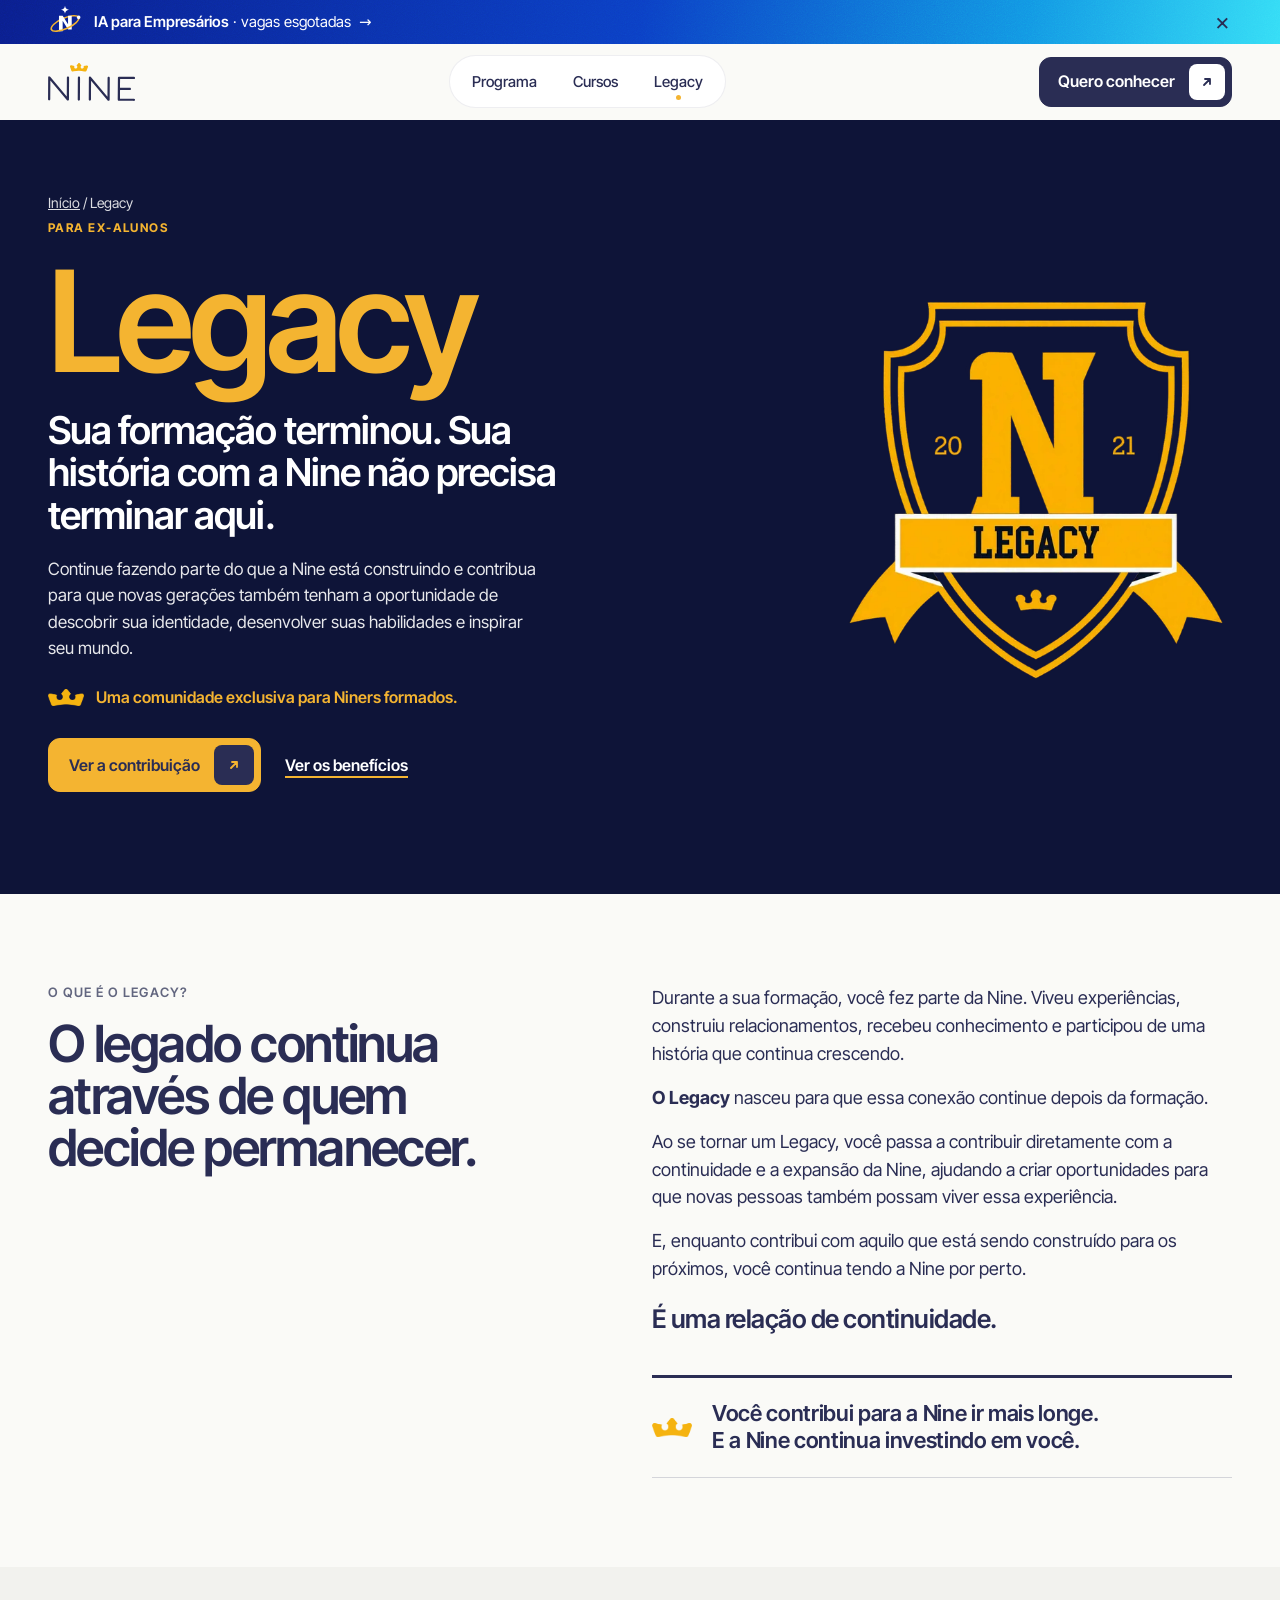
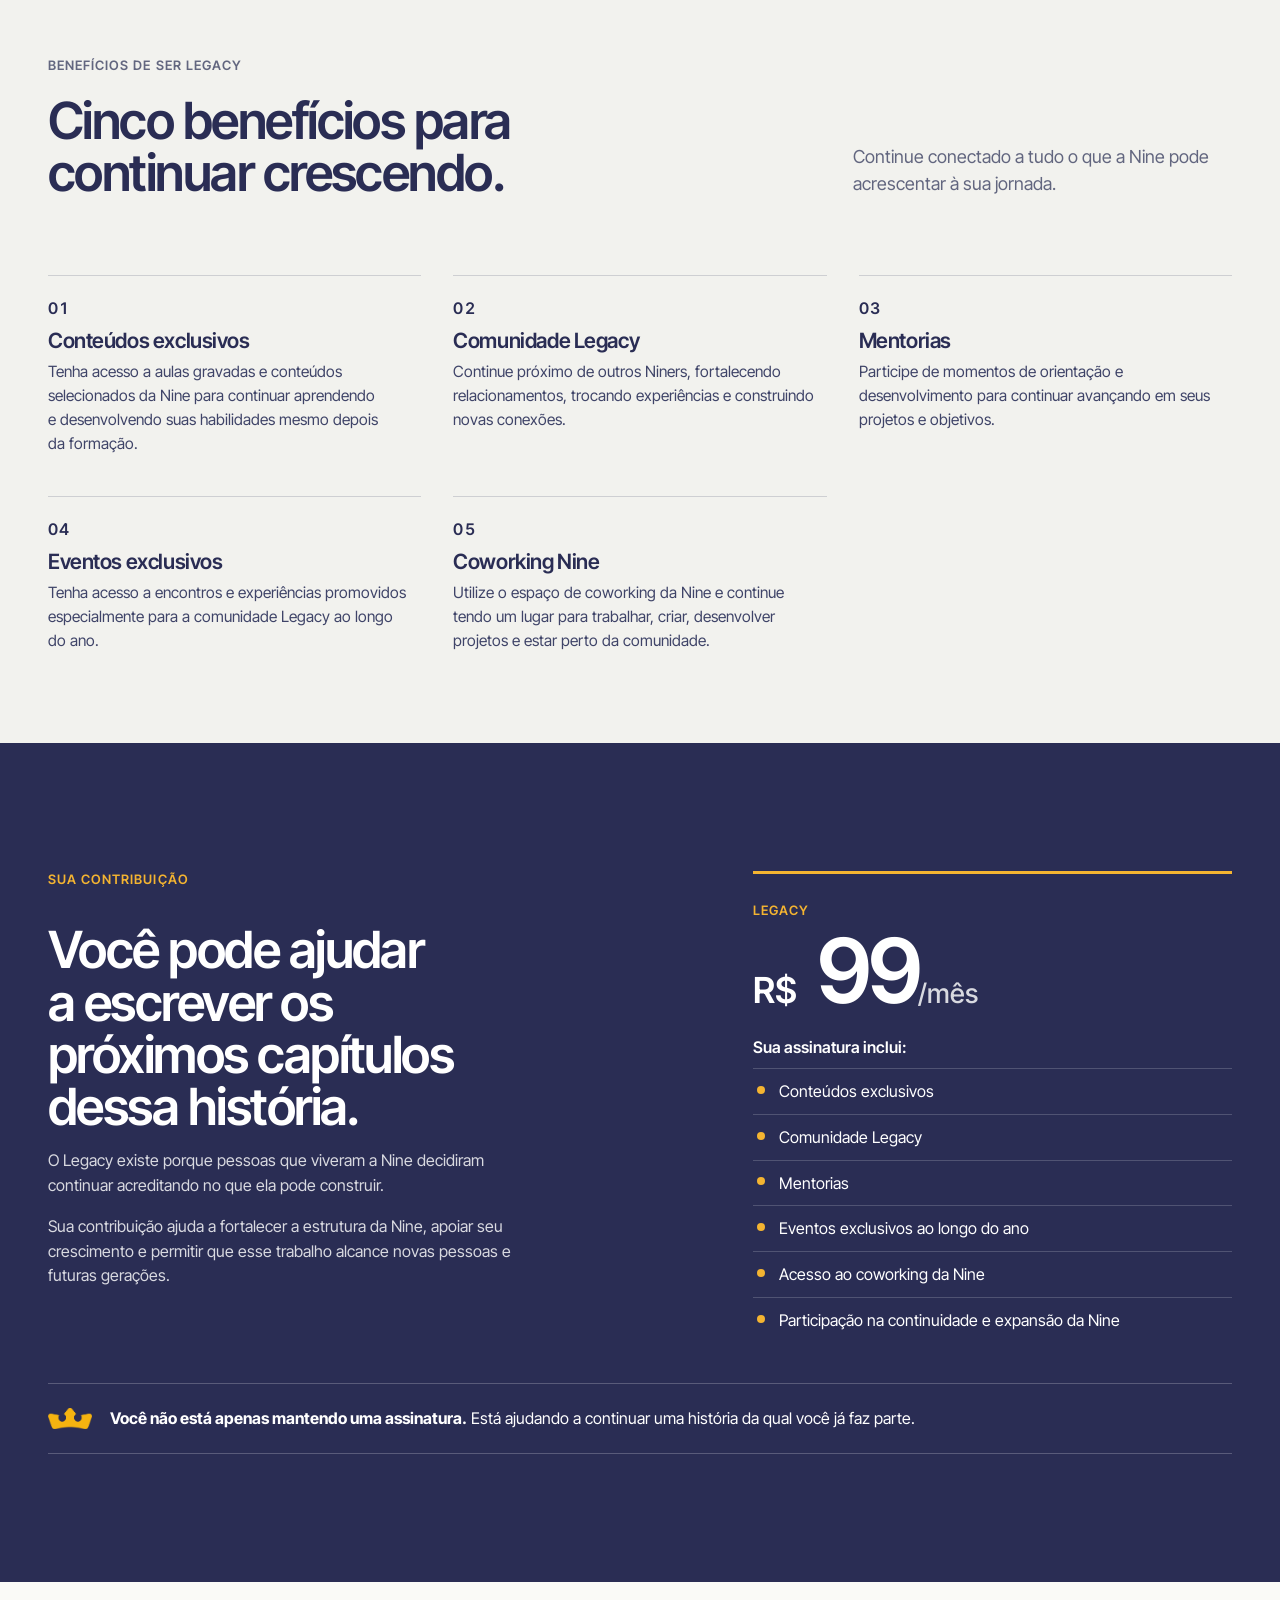
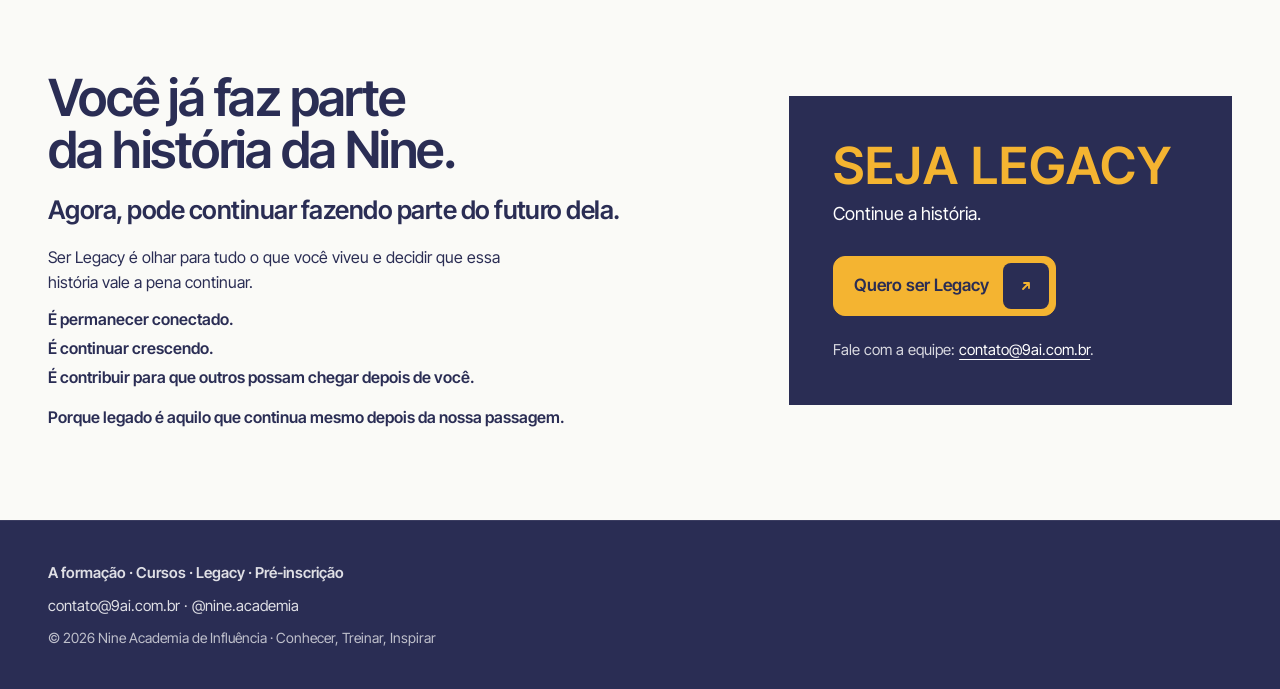
<file: legacy/index.html>
<!doctype html>
<html lang="pt-BR">
<head>
  <meta charset="utf-8">
  <meta name="viewport" content="width=device-width, initial-scale=1">
  <title>Legacy | Comunidade de ex-alunos da Nine</title>
  <meta name="description" content="Legacy: a comunidade exclusiva para Niners formados. Conteúdos, comunidade, mentorias, eventos e coworking, por R$ 99 por mês.">
  <link rel="canonical" href="https://9ai.com.br/legacy/">
  <meta property="og:type" content="website">
  <meta property="og:url" content="https://9ai.com.br/legacy/">
  <meta property="og:site_name" content="Nine Academia de Influência">
  <meta name="twitter:card" content="summary_large_image">
  <meta property="og:locale" content="pt_BR">
  <meta property="og:title" content="Legacy | Comunidade de ex-alunos da Nine">
  <meta property="og:description" content="Legacy: a comunidade exclusiva para Niners formados. Conteúdos, comunidade, mentorias, eventos e coworking, por R$ 99 por mês.">
  <meta property="og:image" content="https://9ai.com.br/assets/og.jpg">
  <meta property="og:image:width" content="1200">
  <meta property="og:image:height" content="630">
  <meta property="og:image:alt" content="Turma da Nine Academia de Influência">
  <meta name="theme-color" content="#2A2D54">
  <link rel="icon" type="image/png" href="/assets/logo/crown.png">
  <link rel="preload" as="font" type="font/woff2" href="/assets/fonts/inter-tight-latin.woff2" crossorigin>
  <style id="css">:root{--navy:#2A2D54;--navy-90:#353862;--gold:#F4B431;--paper:#FAFAF7;--paper-2:#F2F2EE;--ink:#2A2D54;--ink-muted:#62667F;--line:rgba(42,45,84,.08);--green:#21CF8A;--coral:#FF4645;--violet:#8B3BEB;--blue:#1A2BFA;--lime:#BBEA00;--orange:#FF6A13;--ph:#DCDCE0;--ph-dark:#5E6175;--font:"Inter Tight",system-ui,-apple-system,"Segoe UI",sans-serif;--fs-mega:clamp(5rem,18vw,20rem);--fs-h1:clamp(2.75rem,6vw,5.5rem);--fs-h2:clamp(2rem,4vw,3.5rem);--fs-h3:clamp(1.25rem,2vw,1.75rem);--fs-body:clamp(1rem,1.1vw,1.125rem);--fs-label:.8125rem;--max:1440px;--gutter:24px;--margin:clamp(16px,4vw,48px);--r-card:24px;--r-btn:12px;--r-pill:999px;--r-arc:999px 999px 24px 24px;--space:clamp(96px,14vw,200px);--nav-h:76px}@font-face{font-family:"Inter Tight";font-style:normal;font-weight:400 700;font-display:swap;src:url("/assets/fonts/inter-tight-latin.woff2") format("woff2")}*,*::before,*::after{box-sizing:border-box}*{margin:0}html{scroll-behavior:smooth;scroll-padding-top:var(--nav-h);overflow-y:scroll;-webkit-text-size-adjust:100%}body{font-family:var(--font);font-size:var(--fs-body);line-height:1.55;color:var(--ink);background:var(--paper);-webkit-font-smoothing:antialiased;overflow-x:clip}img,video,svg{display:block;max-width:100%}ul,ol{list-style:none;padding:0}a{color:inherit}button,input,select,textarea{font:inherit;color:inherit}h1,h2,h3,h4{font-weight:600;letter-spacing:-0.03em;line-height:1;text-wrap:balance}h1{font-size:var(--fs-h1);line-height:.98}h2{font-size:var(--fs-h2);line-height:1.02}h3{font-size:var(--fs-h3);line-height:1.1;letter-spacing:-0.02em}p{text-wrap:pretty}[hidden]{display:none !important}:focus-visible{outline:2px solid var(--navy);outline-offset:3px;border-radius:4px}:focus:not(:focus-visible){outline:none}.aplicar :focus-visible,.footer :focus-visible,.menu :focus-visible,.cta-band :focus-visible{outline-color:var(--gold)}@media (prefers-reduced-motion:reduce){html{scroll-behavior:auto}*,*::before,*::after{transition-duration:.01ms !important;animation-duration:.01ms !important}}.sr-only{position:absolute;width:1px;height:1px;padding:0;margin:-1px;overflow:hidden;clip-path:inset(50%);white-space:nowrap;border:0}.a11y-bar a{position:absolute;left:16px;top:-100px;z-index:100;background:var(--navy);color:#fff;padding:12px 16px;border-radius:var(--r-btn)}.a11y-bar a:focus{top:16px}.noscript{padding:12px 16px;background:var(--navy);color:#fff;text-align:center}.crown{display:inline-block;aspect-ratio:214 / 101;background:url("/assets/logo/crown.png") center / contain no-repeat}.container{width:100%;max-width:var(--max);margin-inline:auto;padding-inline:var(--margin)}.grid-12{display:grid;grid-template-columns:repeat(12,minmax(0,1fr));column-gap:var(--gutter)}main{position:relative;z-index:1}.section{padding-block:calc(var(--space) / 2)}.section-head{margin-bottom:clamp(40px,6vw,80px)}.section-head h2{max-width:16ch}.hero,.section{position:relative;overflow-x:clip}.wm-mark{position:absolute;z-index:-1;pointer-events:none;user-select:none}.wm-mark--crown{opacity:.08}.wm-mark--nine::before{content:"NINE"}.wm-mark--nine{font-size:clamp(8rem,26vw,26rem);font-weight:700;letter-spacing:-0.05em;line-height:.8;color:var(--navy);opacity:.04;white-space:nowrap}@media (max-width:767px){.wm-mark--crown{max-width:120px}}.label{font-size:var(--fs-label);font-weight:600;letter-spacing:.08em;text-transform:uppercase;color:var(--ink-muted);line-height:1.3}.label + h1,.label + h2{margin-top:20px}.lead{font-size:clamp(1.0625rem,1.4vw,1.3125rem);line-height:1.5;color:var(--ink-muted)}.muted{color:var(--ink-muted)}.tbc{color:var(--ink-muted);font-size:.875rem;font-weight:500}.tbc--dark{color:rgba(255,255,255,.6)}.tbc-note{margin-top:16px;font-size:.875rem;color:var(--ink-muted)}.ph{position:relative;display:grid;place-items:center;overflow:hidden;aspect-ratio:var(--ar,auto);background:var(--ph);color:#6E7183;border-radius:var(--r-card);font-size:.75rem;font-weight:600;letter-spacing:.06em;text-transform:uppercase;text-align:center}.ph>span{padding:12px;max-width:26ch}.ph--dark{background:var(--ph-dark);color:rgba(255,255,255,.7)}.photo{position:relative;overflow:hidden;aspect-ratio:var(--ar,auto);background:var(--paper-2);border-radius:var(--r-card)}.photo img,.photo video{position:absolute;inset:0;width:100%;height:100%;object-fit:cover}html:has(dialog[open]){overflow:hidden}.btn{display:inline-flex;align-items:center;gap:14px;min-height:52px;padding:6px 6px 6px 20px;background:var(--navy);color:#fff;border:1px solid var(--navy);border-radius:var(--r-btn);font-weight:600;font-size:1rem;text-decoration:none;cursor:pointer;transition:background-color .2s,color .2s}.btn:hover{background:var(--navy-90)}.btn__icon{display:grid;place-items:center;width:40px;height:40px;border-radius:8px;background:#fff;color:var(--navy)}.btn__icon svg{width:16px;height:16px;fill:none;stroke:currentColor;stroke-width:1.8;stroke-linecap:round;stroke-linejoin:round}.btn--ghost{background:var(--gold);color:var(--navy);border-color:var(--gold);padding-right:20px}.btn--ghost:hover{background:#FEC34F;border-color:#FEC34F}.btn--light{background:#fff;color:var(--navy);border-color:#fff}.btn--light:hover{background:var(--paper-2)}.btn--light .btn__icon{background:var(--navy);color:#fff}.btn--gold{background:var(--gold);color:var(--navy);border-color:var(--gold)}.btn--gold:hover{background:#FEC34F}.btn--gold .btn__icon{background:var(--navy);color:var(--gold)}.btn:disabled{opacity:.5;cursor:not-allowed}.btn-row{display:flex;flex-wrap:wrap;gap:12px}.wm{display:inline-flex;align-items:flex-end;font-weight:700;letter-spacing:-0.02em;line-height:1}.wm__i{position:relative}.wm__i .crown{position:absolute;left:50%;bottom:100%;width:.5em;transform:translate(-50%,-.02em)}.top{position:fixed;inset:0 0 auto;z-index:50;transition:transform .45s cubic-bezier(.2,.7,.2,1)}.top.is-compact{transform:translateY(calc(var(--bar-h) * -1))}.top.is-hidden{transform:translateY(-100%)}.nav{height:var(--nav-h);display:flex;align-items:center;background:var(--paper);border-bottom:1px solid transparent;transition:background-color .3s,border-color .3s}.top.is-compact .nav{background:rgba(250,250,247,.72);backdrop-filter:blur(12px);-webkit-backdrop-filter:blur(12px);border-bottom:1px solid var(--line)}.nav__inner{display:flex;align-items:center;justify-content:space-between;gap:16px}.logo{display:block;line-height:0;text-decoration:none;color:var(--navy);border-radius:6px}.logo__svg{display:block;height:38px;width:auto}.nav__pill{position:relative;background:#fff;border:1px solid var(--line);border-radius:var(--r-pill);padding:4px}.nav__pill ul{display:flex}.nav__pill a{display:block;padding:10px 18px;border-radius:var(--r-pill);font-size:.9375rem;font-weight:500;text-decoration:none;color:var(--navy)}.nav__pill a:hover{background:var(--paper-2)}.nav__pill a{position:relative}.nav__pill a[aria-current]::after{content:"";position:absolute;left:50%;bottom:3px;width:5px;height:5px;margin-left:-2.5px;border-radius:50%;background:var(--gold)}.nav__cta{min-height:48px;padding-left:18px}.nav__cta .btn__icon{width:36px;height:36px}.nav__burger{display:none;width:48px;height:48px;border-radius:var(--r-btn);background:var(--navy);border:0;cursor:pointer;place-content:center;gap:6px}.nav__burger span[aria-hidden]{display:block;width:20px;height:2px;background:#fff;border-radius:2px}.menu{position:fixed;inset:0;z-index:60;background:var(--navy);color:#fff;display:flex;flex-direction:column;justify-content:center;padding:var(--margin)}.menu__close{position:absolute;top:14px;right:var(--margin);width:48px;height:48px;background:transparent;border:1px solid rgba(255,255,255,.25);border-radius:var(--r-btn);color:#fff;font-size:1.75rem;line-height:1;cursor:pointer}.menu a{display:block;padding:8px 0;font-size:clamp(2.25rem,10vw,3.5rem);font-weight:600;letter-spacing:-0.03em;text-decoration:none}.menu .menu__apply{color:var(--gold)}@media (max-width:1023px){.nav__pill,.nav__cta{display:none}.nav__burger{display:grid}}.hero{padding-top:calc(var(--bar-h) + var(--nav-h) + 8px)}.hero__card{position:relative;height:calc(88vh - var(--bar-h));min-height:520px;max-height:960px;border-radius:var(--r-card);overflow:hidden;isolation:isolate;color:#fff}.hero__media{position:absolute;inset:-12% 0 0;display:flex;background:var(--navy)}.hero__media video{flex:1 1 0;min-width:0;height:100%;object-fit:cover}.hero__media .hero__cel{display:none}@media (max-width:767px){.hero__media video{display:none}.hero__media .hero__cel{display:block}}.hero__card::after{content:"";position:absolute;inset:0;z-index:2;pointer-events:none;background:linear-gradient(to top,rgba(42,45,84,.94) 0%,rgba(42,45,84,.82) 24%,rgba(42,45,84,0) 58%)}.hero__wordmark{position:absolute;left:50%;top:46%;z-index:1;transform:translate(calc(-50% - .025em),-50%);font-size:clamp(6rem,50vw,48rem);font-weight:700;letter-spacing:-0.05em;line-height:.8;color:rgba(255,255,255,.7);white-space:nowrap;pointer-events:none}.hero__wordmark>span{display:block}.hero__wordmark>span::before{content:"NINE"}.hero__bar{position:absolute;inset:auto 0 0;z-index:3;display:flex;flex-wrap:wrap;align-items:end;justify-content:space-between;gap:24px 40px;padding:clamp(20px,3vw,40px)}.hero__what{max-width:34ch;font-size:clamp(1.125rem,1.7vw,1.5rem);font-weight:500;line-height:1.25;letter-spacing:-0.015em}.hero__what .label{display:block;margin-bottom:10px;color:#fff}.hero__go{display:flex;flex-wrap:wrap;align-items:center;gap:12px 24px}.hero__more{color:#fff;font-weight:600;text-underline-offset:5px;text-decoration-thickness:2px;text-decoration-color:var(--gold)}.hero__card :focus-visible{outline-color:var(--gold)}.hero__text{margin-top:clamp(40px,6vw,80px);row-gap:32px;align-items:end}.hero__head{grid-column:1 / span 7}.hero__side{grid-column:9 / span 4;display:grid;gap:28px}@media (max-width:1023px){.hero__head,.hero__side{grid-column:1 / -1}.hero__card{height:min(88svh,82vw)}}@media (max-width:767px){.hero__card{height:76svh;min-height:500px}.hero__card::after{background:linear-gradient(to top,rgba(42,45,84,.95) 0%,rgba(42,45,84,.86) 40%,rgba(42,45,84,0) 72%)}.hero__wordmark{top:30%}}.manifesto .grid-12{row-gap:32px}.manifesto__aside{grid-column:1 / span 3;display:grid;gap:32px;align-content:start}.manifesto__face{max-width:220px}.manifesto__text{grid-column:4 / -1;font-size:clamp(1.75rem,3.6vw,3.25rem);font-weight:500;line-height:1.12;letter-spacing:-0.025em;color:var(--navy)}@media (max-width:1023px){.manifesto__aside,.manifesto__text{grid-column:1 / -1}.manifesto__aside{grid-template-columns:auto 1fr;align-items:end;gap:16px}.manifesto__aside .label{order:2;padding-bottom:10px;border-bottom:1px solid var(--line-strong)}.manifesto__face{order:1;width:96px}}.zoom{position:relative;display:grid;grid-template-columns:repeat(3,1fr);grid-template-rows:repeat(3,1fr);gap:12px;height:calc(100svh - var(--nav-h) - 32px);min-height:560px;max-height:960px}.zoom__ring{display:contents}.zoom__item,.zoom__center{border-radius:16px}.zoom__item:nth-child(-n+3){grid-row:1}.zoom__item:nth-child(4){grid-area:2 / 1}.zoom__item:nth-child(5){grid-area:2 / 3}.zoom__item:nth-child(n+6){grid-row:3}.zoom__center{grid-area:2 / 2;position:relative;overflow:hidden;background:var(--navy);color:#fff;display:grid;place-items:center}.zoom__center video,.zoom__still{position:absolute;inset:0;width:100%;height:100%;object-fit:cover}.zoom__still{display:none}@media (max-width:1023px){.zoom__center video{display:none}.zoom__still{display:block}.zoom .zoom__center::after{background:linear-gradient(to bottom,rgba(42,45,84,.62),rgba(42,45,84,.5))}}.zoom__center::after{content:"";position:absolute;inset:0;background:rgba(42,45,84,.35)}.zoom__phrase{position:relative;z-index:1;font-size:clamp(1.25rem,2.6vw,2.5rem);font-weight:600;letter-spacing:-0.03em;line-height:1;padding:16px;text-align:center}@media (max-width:1023px){.zoom:not(.is-pinned){display:block;height:auto;min-height:0;max-height:none}.zoom:not(.is-pinned) .zoom__center{aspect-ratio:4 / 5;max-height:80vh;width:100%}.zoom:not(.is-pinned) .zoom__item{aspect-ratio:4 / 3}.zoom:not(.is-pinned) .zoom__phrase{font-size:var(--fs-h1)}.zoom:not(.is-pinned) .zoom__ring{display:flex;gap:12px;margin-top:12px;overflow-x:auto;scroll-snap-type:x mandatory;scrollbar-width:none;margin-inline:calc(var(--margin) * -1);padding-inline:var(--margin);scroll-padding-inline:var(--margin)}.zoom:not(.is-pinned) .zoom__item{flex:0 0 62%;scroll-snap-align:start}}.mural{margin-top:var(--space)}.mural__head{row-gap:16px;align-items:end;margin-bottom:32px}.mural__title{grid-column:1 / span 6;font-size:var(--fs-h2)}.mural__sub{grid-column:8 / -1}.chips{display:flex;flex-wrap:wrap;gap:8px;margin-bottom:32px}.chip{min-height:44px;padding:8px 18px;border-radius:var(--r-pill);background:#fff;border:1px solid var(--line-strong);color:var(--navy);font-size:.9375rem;font-weight:500;cursor:pointer;transition:background-color .2s,color .2s,border-color .2s}.chip:hover{border-color:var(--navy)}.chip[aria-pressed="true"]{background:var(--navy);border-color:var(--navy);color:#fff}.masonry{columns:4;column-gap:16px}.masonry li{break-inside:avoid;margin-bottom:16px}.masonry figure{position:relative}.mural__open{display:block;width:100%;padding:0;border:0;background:var(--paper-2);border-radius:16px;overflow:hidden;cursor:zoom-in}.mural__open img{width:100%;height:auto;transition:transform .6s cubic-bezier(.2,.7,.2,1)}.masonry figcaption{margin-top:8px;font-size:.875rem;color:var(--ink-muted)}@media (hover:hover) and (pointer:fine){.masonry figcaption{position:absolute;left:8px;right:8px;bottom:8px;margin:0;padding:8px 12px;border-radius:10px;background:rgba(42,45,84,.82);color:#fff;opacity:0;transform:translateY(8px);transition:opacity .3s,transform .3s;pointer-events:none}.masonry figure:hover figcaption,.masonry figure:focus-within figcaption{opacity:1;transform:none}.masonry figure:hover img{transform:scale(1.05)}}.mural__more{display:flex;justify-content:center;margin-top:32px}@media (max-width:1023px){.masonry{columns:3}.mural__title,.mural__sub{grid-column:1 / -1}}@media (max-width:767px){.masonry{columns:2;column-gap:12px}.masonry li{margin-bottom:12px}.chips{flex-wrap:nowrap;overflow-x:auto;margin-inline:calc(var(--margin) * -1);padding-inline:var(--margin);scrollbar-width:none}.chip{flex:none}}.reels{margin-top:var(--space)}.reels__track{display:flex;align-items:center;gap:16px;overflow-x:auto;scroll-snap-type:x mandatory;scrollbar-width:none;margin-inline:calc(var(--margin) * -1);padding:8px var(--margin)}.reels__track li{flex:0 0 clamp(180px,17vw,240px);scroll-snap-align:center}.reels__track li.is-active{flex-basis:clamp(220px,21vw,300px)}.reels__track li{position:relative}video{background-color:var(--navy);background-size:cover;background-position:center;background-repeat:no-repeat}.reel{display:block;width:100%;aspect-ratio:9 / 16;object-fit:cover;border-radius:20px}.reels__track li::after{content:"";position:absolute;inset:0;border-radius:20px;background:var(--navy);opacity:.5;pointer-events:none;transition:opacity .4s}.reels__track li.is-active::after{opacity:0}.reel__pick{position:absolute;inset:0;border:0;background:none;border-radius:20px;cursor:pointer}.reels__track li.is-active .reel__pick{display:none}.reel__sound{position:absolute;right:12px;bottom:12px;width:44px;height:44px;border-radius:50%;border:0;background:rgba(42,45,84,.82);color:#fff;cursor:pointer;display:grid;place-items:center}.reel__sound svg{width:20px;height:20px;fill:none;stroke:currentColor;stroke-width:1.8;stroke-linecap:round;stroke-linejoin:round}.reel__sound .on,.reel__sound[aria-pressed="true"] .off{display:none}.reel__sound[aria-pressed="true"] .on{display:block}.reels__track li:not(.is-active) .reel__sound{display:none}.reels__more{margin-top:32px;text-align:center;font-size:var(--fs-h3);font-weight:500;letter-spacing:-0.02em}.reels__more a{font-weight:700;text-decoration-color:var(--gold);text-decoration-thickness:3px;text-underline-offset:6px}@media (min-width:1024px){.reels__track{overflow:visible}.reels__track li{flex:1 1 0}.reels__track li.is-active{flex:1.3 1 0}}@media (max-width:767px){.reels__track li{flex-basis:64%}.reels__track li.is-active{flex-basis:64%}}.cta-band{position:relative;background:var(--navy);color:#fff;overflow:hidden;isolation:isolate}.cta-band__bg{position:absolute;inset:0;z-index:-1;width:100%;height:100%;object-fit:cover;opacity:.22}.cta-band__inner{display:flex;flex-wrap:wrap;align-items:end;justify-content:space-between;gap:32px;padding-block:clamp(96px,12vw,180px)}.cta-band h2{font-size:var(--fs-h1);max-width:14ch}.numeros .grid-12{row-gap:40px}.numeros__aside{grid-column:1 / span 4;display:flex;flex-direction:column;gap:24px}.numeros__aside h2{max-width:12ch}.numeros__face{max-width:280px}.numeros__foot{margin-top:auto;display:grid;gap:28px;justify-items:start}.numeros__cards{grid-column:6 / -1;display:grid;grid-template-columns:1fr 1fr;gap:16px}.stat{display:flex;flex-direction:column;min-height:clamp(240px,24vw,320px);padding:clamp(20px,2.4vw,32px);background:var(--paper-2);border-radius:var(--r-card)}.stat__label{padding-bottom:16px;border-bottom:1px solid var(--line);font-size:1.25rem;font-weight:500;color:var(--ink-muted);letter-spacing:-0.01em}.stat__num{font-variant-numeric:tabular-nums;margin-top:auto;font-size:clamp(4rem,8vw,7rem);font-weight:600;letter-spacing:-0.05em;line-height:.9}.stat__note{margin-top:12px;font-size:.9375rem;color:var(--ink-muted)}.stat__num [data-count]{display:inline-block;min-width:2ch}.stat--navy{background:var(--navy);color:#fff}.stat--navy .stat__label{color:var(--gold);border-color:rgba(255,255,255,.12)}.stat--navy .stat__note{color:rgba(255,255,255,.7)}@media (max-width:1023px){.numeros__aside,.numeros__cards{grid-column:1 / -1}.numeros__face{max-width:240px}}@media (max-width:479px){.numeros__cards{gap:10px}.stat{min-height:200px;padding:18px}.stat__label{font-size:1rem}.stat__note{font-size:.875rem}}.pilar{display:grid;grid-template-columns:repeat(12,minmax(0,1fr));column-gap:var(--gutter);row-gap:48px;align-items:center;padding-block:clamp(48px,7vw,100px);border-top:1px solid var(--line)}.pilar__text{grid-column:1 / span 6}.pilar__media{grid-column:8 / -1}.pilar__num{font-size:clamp(4rem,9vw,8rem);font-weight:600;letter-spacing:-0.05em;line-height:.85;color:var(--navy)}.pilar h3{margin-top:24px;font-size:var(--fs-h2);line-height:1.02;letter-spacing:-0.03em}.pilar__quote{margin-top:20px;font-size:var(--fs-h3);line-height:1.3;color:var(--ink-muted);max-width:30ch}.pilar__bar{display:block;width:64px;height:4px;margin-top:32px;border-radius:4px;background:var(--accent)}.pilar__items{margin-top:32px;display:grid;grid-template-columns:repeat(3,1fr);gap:12px}.pilar__items li{padding:20px;background:var(--paper-2);border-radius:16px;border-top:3px solid var(--accent)}.pilar__items h4{font-size:1.0625rem;letter-spacing:-0.01em;line-height:1.2}.pilar__items p{margin-top:8px;font-size:.9375rem;line-height:1.45;color:var(--ink-muted)}.pilar__media{position:relative;max-width:480px;width:100%;margin-inline:auto}.arc{aspect-ratio:3 / 5;border-radius:var(--r-arc);overflow:hidden;background:var(--paper-2)}.arc img{width:100%;height:100%;object-fit:cover}.brush{position:absolute;inset:0;overflow:visible;pointer-events:none}.brush path{fill:none;stroke:var(--gold);stroke-width:12;stroke-linecap:round;stroke-linejoin:round}@media (max-width:1199px){.pilar__items{grid-template-columns:1fr}}@media (max-width:1023px){.pilar__text,.pilar__media{grid-column:1 / -1}.pilar__media{order:-1}.pilar__media{max-width:400px;width:calc(100% - 24px);margin-inline:12px 0}}.faq .grid-12{row-gap:40px}.faq__head{grid-column:1 / span 4;display:grid;gap:20px;align-content:start}.faq__face{max-width:200px;margin-top:12px}.faq__list{grid-column:6 / -1;border-top:1px solid rgba(42,45,84,.14)}.faq details{border-bottom:1px solid rgba(42,45,84,.14);overflow:hidden}.faq summary{display:flex;justify-content:space-between;align-items:center;gap:24px;padding:24px 0;font-size:clamp(1.0625rem,1.5vw,1.375rem);font-weight:600;letter-spacing:-0.015em;line-height:1.25;cursor:pointer;list-style:none}.faq summary::-webkit-details-marker{display:none}.faq summary:focus-visible{outline-offset:-4px;border-radius:12px}.faq details[open] summary{padding-bottom:12px}.faq summary::after{content:"+";flex:none;display:grid;place-items:center;width:36px;height:36px;border-radius:50%;border:1px solid rgba(42,45,84,.2);font-weight:400;font-size:1.25rem}.faq details[open] summary::after{content:"−";background:var(--navy);color:#fff;border-color:var(--navy)}.faq details p{padding:0 48px 28px 0;line-height:1.6}@media (max-width:1023px){.faq__head,.faq__list{grid-column:1 / -1}.faq__face{display:none}}.aplicar{position:relative;z-index:1;background:var(--navy);color:#fff;padding-block:var(--space)}.aplicar .grid-12{row-gap:48px}.aplicar__head{grid-column:1 / span 5;align-self:start}.aplicar__crown{display:block;width:72px;margin-bottom:28px}.aplicar h2{font-size:var(--fs-h1);max-width:10ch}.aplicar .lead{margin-top:24px;color:rgba(255,255,255,.78);max-width:36ch}.aplicar .tbc{display:block;margin-top:12px}.footer{position:relative;z-index:1;background:var(--navy);color:#fff;overflow:hidden;border-top:1px solid rgba(255,255,255,.08)}.footer__cols{display:grid;grid-template-columns:1.2fr 1fr 1.4fr 1fr;gap:40px 32px;padding-top:72px}.footer__title{font-size:var(--fs-label);font-weight:600;letter-spacing:.08em;text-transform:uppercase;color:var(--gold);margin-bottom:16px}.footer li + li{margin-top:8px}.footer a{text-decoration:none;color:rgba(255,255,255,.85)}.footer a:hover{color:#fff;text-decoration:underline}.footer__copy{margin-top:64px;font-size:.875rem;color:rgba(255,255,255,.6)}.footer__wm{display:flex;justify-content:center;margin:72px 0 0;padding:0;line-height:0;color:#fff}.footer__wm svg{display:block;width:clamp(260px,56vw,820px);height:auto}@media (max-width:767px){.footer__wm svg{width:min(80vw,340px)}}@media (max-width:767px){.footer__cols{grid-template-columns:1fr 1fr}}html.lenis,html.lenis body{height:auto}html.lenis.lenis-smooth{scroll-behavior:auto !important}.lenis.lenis-smooth [data-lenis-prevent]{overscroll-behavior:contain}.lenis.lenis-stopped{overflow:clip}.pilares.is-pinned .pilares__stage{position:relative;height:100svh}.pilares.is-pinned .pilar{position:absolute;inset:0;border-top:0;padding-block:32px}.pilares.is-pinned .pilar__text{position:relative;padding-left:40px}.pilares.is-pinned .pilar__num{font-size:clamp(3.5rem,6vw,6rem)}.pilares.is-pinned .pilar h3{margin-top:16px}.pilares.is-pinned .pilar__bar{position:absolute;left:0;top:0;width:4px;height:100%;margin:0;background:var(--line);overflow:hidden}.pilares.is-pinned .pilar__bar::after{content:"";position:absolute;inset:0;background:var(--accent);transform:scaleY(var(--p,0));transform-origin:top}.pilares.is-pinned .pilar__items{grid-template-columns:repeat(3,1fr)}.pilares.is-pinned .pilar__items li{padding:16px}.pilares.is-pinned .pilar__media{max-width:min(440px,calc((100svh - 64px) * .6))}.cursor{position:fixed;left:0;top:0;z-index:95;pointer-events:none;width:72px;height:72px;margin:-36px 0 0 -36px;border-radius:50%;background:#fff;mix-blend-mode:difference;display:grid;place-items:center}.cursor span{font-size:.875rem;font-weight:600;color:#000;opacity:0}.lightbox{width:100%;height:100%;max-width:none;max-height:none;margin:0;padding:0;border:0;background:rgba(25,27,53,.96);color:#fff;overscroll-behavior:contain}.lightbox::backdrop{background:rgba(25,27,53,.6)}.lightbox[open]{display:grid;place-items:center}.lightbox__fig{display:grid;gap:12px;justify-items:center;padding:72px 16px 32px;touch-action:pan-y}.lightbox__fig img{max-width:min(92vw,1200px);max-height:78vh;width:auto;height:auto;border-radius:12px}.lightbox__fig figcaption{font-size:.9375rem;color:rgba(255,255,255,.8);text-align:center}.lightbox__btn{position:absolute;width:52px;height:52px;border-radius:50%;border:1px solid rgba(255,255,255,.25);background:rgba(255,255,255,.08);color:#fff;font-size:1.375rem;cursor:pointer}.lightbox__btn:hover{background:rgba(255,255,255,.16)}.lightbox__btn:focus-visible{outline:2px solid var(--gold);outline-offset:3px}.lightbox__close{top:16px;right:16px;font-size:1.75rem}.lightbox__prev,.lightbox__next{top:50%;transform:translateY(-50%)}.lightbox__prev{left:16px}.lightbox__next{right:16px}@media (max-width:767px){.lightbox__prev,.lightbox__next{top:auto;bottom:16px;transform:none}}.cta-float{position:fixed;right:24px;bottom:24px;z-index:40;display:inline-flex;align-items:center;gap:6px;min-height:52px;padding:12px 22px;background:var(--navy);color:#fff;border-radius:var(--r-pill);text-decoration:none;font-size:.9375rem;box-shadow:0 12px 32px rgba(42,45,84,.25),inset 0 0 0 1px rgba(255,255,255,.22);opacity:0;visibility:hidden;transform:translateY(16px);transition:opacity .3s,transform .3s,visibility .3s}.cta-float strong{color:var(--gold);font-weight:600}.cta-float span{color:rgba(255,255,255,.85)}.cta-float.is-on{opacity:1;visibility:visible;transform:none}.cta-float:focus-visible{outline-color:var(--gold)}@media (max-width:767px){.cta-float{left:0;right:0;bottom:0;justify-content:center;border-radius:0;padding-bottom:16px}}.zoom.is-pinned{height:100svh;max-height:none;padding-block:16px}.zoom.is-pinned::before{content:"";position:absolute;top:0;bottom:0;left:calc(50% - 50vw);right:calc(50% - 50vw);background:var(--navy);opacity:var(--bg,0);pointer-events:none}.zoom.is-pinned .zoom__center{grid-area:auto;position:absolute;top:0;bottom:0;left:50%;width:auto;aspect-ratio:9 / 16;transform:translateX(-50%);border-radius:0;background:none}.zoom.is-pinned .zoom__center::after{display:none}.zoom.is-pinned .zoom__center video{filter:brightness(.72)}.zoom.is-pinned .zoom__still{filter:brightness(.52) saturate(.95)}.zoom.is-pinned .zoom__center{overflow:visible}.zoom.is-pinned .zoom__phrase{position:absolute;top:0;bottom:0;left:50%;width:min(100vw,1200px);margin:0 0 0 calc(min(100vw,1200px) / -2);display:grid;align-content:center;font-size:clamp(3rem,min(10vw,14svh),12rem);letter-spacing:-0.05em;text-shadow:0 4px 40px rgba(42,45,84,.5)}:root{--bar-h:44px;--ia-a:#0A1E8C;--ia-b:#0B3FC4;--ia-c:#1296E3;--ia-d:#35DDF6;--on-navy:rgba(255,255,255,.82);--line-strong:rgba(42,45,84,.18);--p1:var(--gold);--p2:#8487B0;--p3:var(--navy);--tint-green:#FCEFD0;--tint-coral:#E7E8F1;--tint-violet:#D9DAE6;--violet-light:#D4D6E8}html.no-bar{--bar-h:0px}.acc-green{--accent:var(--p1);--tint:var(--tint-green)}.acc-coral{--accent:var(--p2);--tint:var(--tint-coral)}.acc-violet{--accent:var(--p3);--tint:var(--tint-violet)}.acc-gold{--accent:var(--gold)}.ar-45{--ar:4/5}.ar-11{--ar:1/1}.ar-43{--ar:4/3}.ar-169{--ar:16/9}.ar-34{--ar:3/4}.wm-a{bottom:-40px;right:2%;width:200px;transform:rotate(-12deg)}.wm-b{bottom:4%;left:6%;width:150px;transform:rotate(10deg)}.wm-c{top:0;right:-6vw;transform:rotate(3deg)}.wm-d{top:2%;right:-8vw;transform:rotate(-3deg)}.wm-e{top:6%;left:44%;width:160px;transform:rotate(12deg)}.wm-f{bottom:-2%;left:-5vw;transform:rotate(-4deg)}.wm-g{top:38%;left:34%;width:170px;transform:rotate(-8deg)}.section--navy{background:var(--navy);color:#fff;isolation:isolate}.section--navy .label{color:var(--gold)}.section--navy .lead{color:var(--on-navy)}.section--navy :focus-visible{outline-color:var(--gold)}.section--tint{background:var(--paper-2);isolation:isolate}.section-head--split{display:grid;grid-template-columns:repeat(12,minmax(0,1fr));column-gap:var(--gutter);row-gap:20px;align-items:end}.section-head--split>div{grid-column:1 / span 7}.section-head--split>.lead{grid-column:9 / -1}.section-head--split h2{max-width:15ch}@media (max-width:1023px){.section-head--split>div,.section-head--split>.lead{grid-column:1 / -1}}.textlink{font-weight:600;text-decoration-color:var(--gold);text-decoration-thickness:2px;text-underline-offset:5px}.textlink:hover{text-decoration-thickness:3px}.ia-bar{position:relative;height:var(--bar-h);overflow:hidden;isolation:isolate;color:#fff;background:linear-gradient(100deg,var(--ia-a) 0%,var(--ia-b) 50%,var(--ia-c) 80%,var(--ia-d) 100%)}.ia-bar::before{content:"";position:absolute;inset:0;z-index:-1;opacity:.22;mix-blend-mode:overlay;pointer-events:none;background:url("data:image/svg+xml,%3Csvg xmlns='http://www.w3.org/2000/svg' width='160' height='160'%3E%3Cfilter id='n'%3E%3CfeTurbulence type='fractalNoise' baseFrequency='.9' numOctaves='2' stitchTiles='stitch'/%3E%3C/filter%3E%3Crect width='160' height='160' filter='url(%23n)'/%3E%3C/svg%3E")}.ia-bar__inner{height:100%;display:flex;align-items:center;gap:4px}.ia-bar__link{flex:1;min-width:0;height:100%;display:flex;align-items:center;gap:12px;color:#fff;text-decoration:none;font-size:.9375rem}.ia-bar__link:focus-visible{outline-color:#fff;outline-offset:-3px}.ia-mark{flex:none;width:34px;height:34px;overflow:visible}.ia-mark .orbit{fill:none;stroke:var(--gold);stroke-width:2.2;stroke-linecap:round}.ia-mark .star{transform-box:fill-box;transform-origin:center;animation:ia-twinkle 3.2s ease-in-out infinite}@keyframes ia-twinkle{0%,100%{transform:scale(1);opacity:1}50%{transform:scale(.55) rotate(45deg);opacity:.7}}.ia-bar__text{min-width:0;white-space:nowrap;overflow:hidden;text-overflow:ellipsis}.ia-bar__text strong{font-weight:600}.ia-bar__link:hover .ia-bar__text strong{text-decoration:underline;text-underline-offset:4px}.ia-bar__go{display:inline-block;margin-left:4px;transition:transform .2s}.ia-bar__link:hover .ia-bar__go{transform:translateX(3px)}.ia-bar__close{flex:none;width:44px;height:44px;margin-right:-12px;border:0;background:none;color:var(--navy);font-size:1.5rem;line-height:1;cursor:pointer;border-radius:50%}.ia-bar__close:focus-visible{outline-offset:-6px}@media (max-width:899px){.ia-bar{background:linear-gradient(100deg,var(--ia-a) 0%,var(--ia-b) 62%,var(--ia-c) 88%,var(--ia-d) 100%)}.ia-bar__link{font-size:.875rem;gap:10px}}@media (max-width:479px){.ia-mark{width:30px;height:30px}}@media (max-width:359px){.ia-bar__extra{display:none}}.ficha{margin-top:clamp(40px,5vw,72px);display:grid;grid-template-columns:repeat(4,minmax(0,1fr));border-top:1px solid var(--line-strong)}.ficha>div{padding:20px 24px 0 0}.ficha>div + div{padding-left:24px;border-left:1px solid var(--line-strong)}.ficha dt{font-size:var(--fs-label);font-weight:600;letter-spacing:.08em;text-transform:uppercase;color:var(--ink-muted)}.ficha dd{margin:8px 0 0;font-size:clamp(1.0625rem,1.5vw,1.375rem);font-weight:600;letter-spacing:-0.02em;line-height:1.2}.ficha dd small{display:block;margin-top:4px;font-size:.9375rem;font-weight:400;letter-spacing:0;color:var(--ink-muted)}@media (max-width:899px){.ficha{grid-template-columns:1fr 1fr}.ficha>div{padding:18px 16px 18px 0}.ficha>div + div{padding-left:0;border-left:0}.ficha>div:nth-child(even){padding-left:16px;border-left:1px solid var(--line-strong)}.ficha>div:nth-child(n+3){border-top:1px solid var(--line-strong)}}.numeros__aside p.lead{max-width:44ch}.numeros__aside .btn{margin-top:4px}.pilares__lead{margin-top:20px;max-width:52ch}.grade__tabs{display:grid;grid-template-columns:repeat(3,minmax(0,1fr));gap:12px}.grade__tab{position:relative;display:grid;gap:6px;align-content:start;text-align:left;padding:24px 22px 22px;overflow:hidden;background:#fff;color:var(--navy);border:1px solid var(--line-strong);border-radius:20px;cursor:pointer;transition:background-color .25s,color .25s,border-color .25s}.grade__tab::before{content:"";position:absolute;left:22px;right:22px;top:0;height:4px;border-radius:0 0 4px 4px;background:var(--accent)}.grade__tab:hover{border-color:var(--navy)}.grade__n{font-size:var(--fs-label);font-weight:600;letter-spacing:.08em;text-transform:uppercase;color:var(--ink-muted)}.grade__name{font-size:var(--fs-h3);font-weight:600;letter-spacing:-0.02em;line-height:1.1}.grade__count{font-size:.9375rem;color:var(--ink-muted)}.grade__tab[aria-selected="true"]{background:var(--navy);border-color:var(--navy);color:#fff}.grade__tab[aria-selected="true"] :is(.grade__n,.grade__count){color:var(--on-navy)}.grade__panel{margin-top:12px;padding:clamp(24px,3.6vw,56px);background:#fff;border-radius:var(--r-card);box-shadow:inset 0 0 0 1px var(--line-strong)}.grade__panel.is-active{animation:grade-in .45s cubic-bezier(.2,.7,.2,1)}@keyframes grade-in{from{opacity:0;transform:translateY(12px)}}.grade__cols{display:grid;grid-template-columns:repeat(12,minmax(0,1fr));gap:40px var(--gutter)}.grade__block{grid-column:span 6}.grade__block--wide{grid-column:1 / -1}.grade__block--7{grid-column:span 7}.grade__block--5{grid-column:span 5}.grade__block>h3{font-size:clamp(1.25rem,1.8vw,1.5rem)}.grade__block>h3 small{margin-left:8px;font-size:.9375rem;font-weight:500;letter-spacing:0;color:var(--ink-muted)}.grade__block>p{margin-top:10px;color:var(--ink-muted);max-width:62ch}.mods{margin-top:20px;counter-reset:m;columns:2;column-gap:32px}.mods li{counter-increment:m;break-inside:avoid;display:flex;gap:14px;align-items:baseline;padding:11px 0;border-top:1px solid var(--line);font-weight:500;line-height:1.3}.mods li::before{content:counter(m,decimal-leading-zero);flex:none;font-size:.8125rem;font-weight:600;font-variant-numeric:tabular-nums;color:var(--ink-muted)}.mods--1{columns:1}.mods li small{display:block;margin-top:4px;font-size:.9375rem;font-weight:400;color:var(--ink-muted);line-height:1.45}.tags{margin-top:20px;display:flex;flex-wrap:wrap;gap:8px}.tags li{padding:8px 14px;border-radius:var(--r-pill);background:var(--tint,var(--paper-2));font-size:.9375rem;font-weight:500}.steps3{margin-top:20px;display:grid;grid-template-columns:repeat(3,minmax(0,1fr));gap:12px}.step{padding:20px;border-radius:16px;background:var(--paper-2);border-top:3px solid var(--accent)}.step__when{font-size:var(--fs-label);font-weight:600;letter-spacing:.08em;text-transform:uppercase;color:var(--ink-muted)}.step h4{margin-top:10px;font-size:1.1875rem;letter-spacing:-0.015em}.step p:not(.step__when){margin-top:8px;font-size:.9375rem;line-height:1.5;color:var(--ink-muted)}.areas{display:grid;grid-template-columns:repeat(2,minmax(0,1fr));gap:40px var(--gutter)}.areas__cat>h3{display:flex;align-items:center;gap:10px;font-size:var(--fs-label);font-weight:600;letter-spacing:.08em;text-transform:uppercase;color:var(--ink-muted)}.areas__cat>h3::before{content:"";width:10px;height:10px;border-radius:50%;background:var(--accent)}.area{margin-top:16px;padding-top:16px;border-top:1px solid var(--line)}.area h4{font-size:1.25rem;letter-spacing:-0.02em}.area p{margin-top:6px;font-size:.9375rem;line-height:1.5;color:var(--ink-muted)}.grade__cta{margin-top:40px;display:flex;flex-wrap:wrap;align-items:center;justify-content:space-between;gap:20px 32px;padding:clamp(20px,2.4vw,32px);border-radius:var(--r-card);background:var(--paper-2)}.grade__cta p{font-size:var(--fs-h3);font-weight:600;letter-spacing:-0.02em;line-height:1.15;max-width:26ch}@media (max-width:1023px){.grade__block,.grade__block--7,.grade__block--5{grid-column:1 / -1}.steps3{grid-template-columns:1fr}}@media (max-width:767px){.grade__tabs{grid-template-columns:1fr;gap:8px}.grade__tab{grid-template-columns:auto 1fr auto;align-items:baseline;gap:12px;padding:18px 18px 16px;border-radius:16px}.grade__tab::before{left:0;right:auto;top:0;bottom:0;width:4px;height:auto;border-radius:0}.grade__name{font-size:1.125rem}.grade__count{font-size:.875rem}.mods{columns:1}.areas{grid-template-columns:1fr}}.doors{display:flex;gap:10px;height:clamp(520px,46vw,640px)}.door{position:relative;flex:1 1 0;min-width:0;overflow:hidden;isolation:isolate;display:flex;flex-direction:column;padding:24px;color:#fff;background:var(--navy);border-radius:var(--r-card);cursor:pointer;outline-offset:3px;transition:flex-grow .7s cubic-bezier(.2,.7,.2,1),background-color .4s,color .3s}.door__img{position:absolute;z-index:-1;top:0;right:0;bottom:0;width:100%;border-radius:var(--r-card);background:var(--navy);transition:width .7s cubic-bezier(.2,.7,.2,1),top .7s,right .7s,bottom .7s,border-radius .7s}.door__img::after{content:"";position:absolute;inset:0;background:linear-gradient(to bottom,rgba(42,45,84,.92) 0%,rgba(42,45,84,.66) 26%,rgba(42,45,84,.66) 55%,rgba(42,45,84,.9) 100%);transition:opacity .5s}.door__when{display:flex;flex-wrap:wrap;gap:2px 10px;font-size:var(--fs-label);font-weight:600;letter-spacing:.08em;text-transform:uppercase}.door__when span{color:var(--gold)}.door h3{margin-top:auto;font-size:clamp(1.375rem,2vw,1.75rem);letter-spacing:-0.02em;white-space:nowrap;writing-mode:vertical-rl;transform:rotate(180deg)}.door__body{position:absolute;width:1px;height:1px;overflow:hidden;clip-path:inset(50%)}@media (min-width:1024px){.door.is-open{flex-grow:4.4;cursor:default;background:#fff;color:var(--navy);box-shadow:inset 0 0 0 1px var(--line-strong);padding:32px calc(42% + 32px) 32px 32px}.door.is-open .door__img{top:12px;right:12px;bottom:12px;width:42%;border-radius:16px}.door.is-open .door__img::after{opacity:0}.door.is-open .door__when{color:var(--ink-muted)}.door.is-open .door__when span{color:var(--navy)}.door.is-open h3{margin-top:auto;font-size:var(--fs-h2);line-height:1;letter-spacing:-0.03em;white-space:normal;writing-mode:horizontal-tb;transform:none}.door.is-open .door__body{position:static;width:auto;height:auto;overflow:visible;clip-path:none;margin-top:20px;display:grid;gap:20px;animation:door-in .6s .2s both cubic-bezier(.2,.7,.2,1)}.door__body p{max-width:40ch;color:var(--ink-muted);font-size:1.0625rem}.door__list{display:flex;flex-wrap:wrap;gap:8px}.door__list li{padding:7px 12px;border-radius:var(--r-pill);background:var(--paper-2);font-size:.875rem;font-weight:500}}@keyframes door-in{from{opacity:0;transform:translateY(16px)}}.doors__note{margin-top:24px;display:flex;flex-wrap:wrap;align-items:baseline;gap:6px 16px;font-size:.9375rem;color:var(--ink-muted)}@media (max-width:1023px){.doors{height:auto;overflow-x:auto;scroll-snap-type:x mandatory;scrollbar-width:none;margin-inline:calc(var(--margin) * -1);padding-inline:var(--margin);scroll-padding-inline:var(--margin);gap:12px}.door{flex:0 0 min(82%,360px);scroll-snap-align:start;padding:0 0 24px;background:#fff;color:var(--navy);box-shadow:inset 0 0 0 1px var(--line-strong);cursor:default}.door__img{position:relative;z-index:0;width:100%;aspect-ratio:4 / 5;border-radius:var(--r-card) var(--r-card) 0 0;order:-1}.door__img::after{display:none}.door__when{margin:20px 20px 0;color:var(--ink-muted)}.door__when span{color:var(--navy)}.door h3{margin:10px 20px 0;font-size:1.75rem;white-space:normal;writing-mode:horizontal-tb;transform:none}.door__body{position:static;width:auto;height:auto;overflow:visible;clip-path:none;margin:12px 20px 0;display:grid;gap:16px}.door__body p{color:var(--ink-muted)}.door__list{display:flex;flex-wrap:wrap;gap:6px}.door__list li{padding:6px 10px;border-radius:var(--r-pill);background:var(--paper-2);font-size:.8125rem;font-weight:500}}.ano{padding-block:0}.ano__stage{display:grid;grid-template-columns:repeat(12,minmax(0,1fr));column-gap:var(--gutter);row-gap:40px;align-items:center;padding-block:calc(var(--space) / 2)}.ano__side{grid-column:1 / span 4;display:grid;gap:28px;align-content:start}.ano__side h2{max-width:11ch}.ano__chart{grid-column:6 / -1}.ano__grid{--label:190px;position:relative;display:grid;grid-template-columns:var(--label) repeat(10,minmax(0,1fr));grid-template-rows:repeat(7,auto);row-gap:20px;align-items:center}.ano__months{display:grid;grid-template-columns:subgrid;grid-column:1 / -1;margin-bottom:10px}.ano__months button{position:relative;z-index:1;min-height:44px;padding:0;border:0;background:none;color:var(--on-navy);cursor:pointer;font-size:.8125rem;font-weight:600;letter-spacing:.06em;text-transform:uppercase;border-radius:10px;transition:color .25s}.ano__months button:first-child{grid-column:2}.ano__months button[aria-pressed="true"]{color:var(--navy)}.ano__months abbr{text-decoration:none}.ano__cursor{grid-column:2;grid-row:1 / -1;align-self:stretch;pointer-events:none;border-radius:12px;background:linear-gradient(to bottom,var(--gold) 0,var(--gold) 44px,rgba(244,180,49,.16) 44px,rgba(244,180,49,.04) 100%);transform:translateX(calc(var(--pos,0) * 100%));transition:transform .5s cubic-bezier(.2,.7,.2,1)}.ano.is-scrub .ano__cursor{transition:none}.track{display:grid;grid-template-columns:subgrid;grid-column:1 / -1;align-items:center;min-height:36px}.track__name{grid-column:1;padding-right:16px;font-weight:600;font-size:.9375rem;line-height:1.2;letter-spacing:-0.005em}.track__name small{display:block;font-size:.8125rem;font-weight:400;color:var(--on-navy)}.bar{position:relative;z-index:1;height:34px;border-radius:10px;overflow:hidden;background:rgba(255,255,255,.12);display:grid;place-items:center;font-size:.8125rem;font-weight:700;color:#17192E}.bar::before{content:"";position:absolute;inset:0;z-index:-1;background:var(--accent);transform:scaleX(var(--f,1));transform-origin:left}.ano__tracks{display:contents}.ano__months{grid-row:1}.track:nth-child(1){grid-row:2}.track:nth-child(2){grid-row:3}.track:nth-child(3){grid-row:4}.track:nth-child(4){grid-row:5}.track:nth-child(5){grid-row:6}.track:nth-child(6){grid-row:7}.ano .acc-violet{--accent:var(--violet-light)}.bar span{opacity:var(--f,1);font-size:.875rem}.dot{position:relative;z-index:1;justify-self:center;display:grid;justify-items:center;gap:6px;text-align:center;font-size:.75rem;font-weight:600;line-height:1.15;color:#fff}.dot::before{content:"";width:14px;height:14px;border-radius:50%;background:var(--gold);box-shadow:0 0 0 4px rgba(244,180,49,.22);opacity:calc(.3 + var(--f,1) * .7)}.dot--mark::before{border-radius:3px;transform:rotate(45deg);background:#fff;box-shadow:0 0 0 4px rgba(255,255,255,.2)}.track--dots{align-items:start;padding-top:8px}.track--dots .track__name{padding-top:0}.g-1-9{grid-column:2 / 11}.g-1-5{grid-column:2 / 7}.g-6{grid-column:7}.g-7-9{grid-column:8 / 11}.g-1{grid-column:2}.g-3{grid-column:4}.g-5{grid-column:6}.g-7{grid-column:8}.g-9{grid-column:10}.g-10{grid-column:11}.ano__note{margin-top:28px;padding-left:var(--label);font-size:.875rem;color:var(--on-navy)}.ano__panel{position:relative;min-height:15.5em}.mes h3{font-size:clamp(1.375rem,2.2vw,2rem);line-height:1.08;letter-spacing:-0.025em;max-width:16ch}.mes__nome{display:flex;align-items:baseline;gap:12px;margin-bottom:14px;font-size:var(--fs-label);font-weight:600;letter-spacing:.08em;text-transform:uppercase;color:var(--gold)}.mes__nome b{font-size:clamp(3rem,5vw,4.5rem);font-weight:600;letter-spacing:-0.05em;line-height:.85;color:#fff;text-transform:none}.mes ul{margin-top:18px;display:grid;gap:10px}.mes li{position:relative;padding-left:20px;color:var(--on-navy);line-height:1.4}.mes li::before{content:"";position:absolute;left:0;top:.55em;width:8px;height:8px;border-radius:50%;background:var(--accent,var(--gold))}.mes li strong{color:#fff;font-weight:600}.mes li.acc-violet{--accent:var(--violet-light)}.ano.is-live .mes{display:none}.ano.is-live .mes.is-on{display:block;animation:grade-in .4s cubic-bezier(.2,.7,.2,1)}.ano:not(.is-live) .ano__panel{display:grid;gap:32px}.ano.is-pinned .ano__stage{height:100svh;min-height:640px;padding-block:24px}@media (max-width:1199px){.ano__side{grid-column:1 / span 4}.ano__chart{grid-column:5 / -1}.ano__grid{--label:150px}.dot{font-size:0;gap:0}}@media (max-width:1023px){.ano__side{display:contents}.ano__side>*,.ano__chart{grid-column:1 / -1}.ano__side h2{max-width:none}.ano__chart{order:2}.ano__panel{order:3}.ano__grid{--label:0px;row-gap:6px}.track{min-height:0;row-gap:6px;margin-top:10px}.track__name{grid-column:1 / -1;padding:0}.track__name small{display:inline;margin-left:6px}.bar{height:22px;grid-row:2}.dot{grid-row:2}.ano__months button{font-size:.75rem;letter-spacing:.02em}.ano__note{padding-left:0}.ano__panel{min-height:0}}.semana__legend{margin-bottom:24px}.chip i{display:inline-block;width:10px;height:10px;margin-right:8px;border-radius:50%;background:var(--accent,var(--ink-muted))}.chip--culto i{background:none;box-shadow:inset 0 0 0 2px var(--ink-muted)}.week{display:grid;grid-template-columns:64px repeat(7,minmax(0,1fr));column-gap:8px;row-gap:6px;grid-template-rows:auto 66px 66px 18px 56px 108px 62px 62px;padding:clamp(16px,2vw,28px);background:#fff;border-radius:var(--r-card);box-shadow:inset 0 0 0 1px var(--line-strong)}.week__hours,.day{grid-row:1 / -1;display:grid;grid-template-rows:subgrid}.week__hours span{align-self:start;padding-top:6px;font-size:.8125rem;font-weight:600;font-variant-numeric:tabular-nums;color:var(--ink-muted)}.day>h3{grid-row:1;padding-bottom:10px;font-size:var(--fs-label);font-weight:600;letter-spacing:.08em;text-transform:uppercase;color:var(--ink-muted)}.day>h3 b{display:block;margin-top:2px;font-size:1.125rem;letter-spacing:-0.01em;text-transform:none;color:var(--navy)}.day ul{display:contents}.ev{display:grid;align-content:start;gap:2px;padding:10px 12px;border-radius:12px;background:var(--tint,var(--paper-2));border-left:4px solid var(--accent,var(--ink-muted));font-weight:600;font-size:.9375rem;line-height:1.2;letter-spacing:-0.005em;transition:opacity .3s}.ev__t{font-size:.75rem;font-weight:600;letter-spacing:.02em;color:#4A4F6B;font-variant-numeric:tabular-nums}.ev--culto{background:var(--paper);border-left:0;box-shadow:inset 0 0 0 1.5px var(--line-strong)}.r1{grid-row:2}.r2{grid-row:3}.r1-2{grid-row:2 / 4}.r3{grid-row:5}.r4{grid-row:6}.r3-4{grid-row:5 / 7}.r5{grid-row:7}.r6{grid-row:8}.h1{grid-row:2}.h2{grid-row:3}.h3{grid-row:5}.h4{grid-row:6}.h5{grid-row:7}.h6{grid-row:8}.semana[data-on="id"] .ev:not(.ev--id),.semana[data-on="hab"] .ev:not(.ev--hab),.semana[data-on="mundo"] .ev:not(.ev--mundo),.semana[data-on="culto"] .ev:not(.ev--culto){opacity:.22}.semana__sum{margin-top:24px;display:grid;grid-template-columns:repeat(3,minmax(0,1fr));gap:12px}.semana__sum li{padding:20px;border-radius:16px;background:var(--paper-2)}.section--tint .semana__sum li{background:#fff}.semana__sum h3{font-size:1.125rem;letter-spacing:-0.015em}.semana__sum p{margin-top:6px;font-size:.9375rem;color:var(--ink-muted)}@media (max-width:1099px){.week{display:grid;grid-template-columns:1fr 1fr;grid-template-rows:none;gap:12px;padding:0;background:none;box-shadow:none}.week__hours{display:none}.day{grid-row:auto;display:block;padding:16px;background:#fff;border-radius:16px;box-shadow:inset 0 0 0 1px var(--line-strong)}.day>h3{display:flex;align-items:baseline;gap:8px}.day>h3 b{order:-1;margin:0}.day ul{display:grid;gap:6px}.ev{grid-template-columns:6.2em 1fr;align-items:baseline;gap:8px}.ev__t{font-size:.8125rem}.semana__sum{grid-template-columns:1fr}}@media (max-width:599px){.week{grid-template-columns:1fr}}.certs .grid-12{row-gap:48px;align-items:start}.certs__head{grid-column:1 / span 5;display:grid;gap:24px;align-content:start}.certs__head h2{max-width:12ch}.certs__photo{max-width:340px;border-radius:var(--r-arc)}.certs__body{grid-column:7 / -1}.cert{display:grid;grid-template-columns:56px 1fr;gap:6px 20px;align-items:start;padding:28px 0;border-top:1px solid var(--line-strong)}.cert:last-child{border-bottom:1px solid var(--line-strong)}.cert__n{grid-row:span 2;display:grid;place-items:center;width:56px;height:56px;border-radius:50%;background:var(--navy);color:var(--gold);font-weight:600;font-size:1.125rem;letter-spacing:-0.02em}.cert h3{font-size:clamp(1.25rem,2vw,1.75rem)}.cert p{color:var(--ink-muted);max-width:52ch}.regra{margin-top:40px;display:grid;grid-template-columns:repeat(3,minmax(0,1fr));gap:12px}.regra li{padding:20px;border-radius:16px;background:var(--paper-2)}.regra b{display:block;font-size:clamp(1.75rem,3vw,2.5rem);font-weight:600;letter-spacing:-0.04em;line-height:1}.regra span{display:block;margin-top:8px;font-size:.9375rem;color:var(--ink-muted);line-height:1.4}.regra__note{margin-top:16px;font-size:.9375rem;color:var(--ink-muted)}@media (max-width:1023px){.certs__head,.certs__body{grid-column:1 / -1}.certs__photo{max-width:220px}}@media (max-width:599px){.regra{grid-template-columns:1fr}.cert{grid-template-columns:44px 1fr;gap:6px 14px}.cert__n{width:44px;height:44px;font-size:1rem}}.quotes{display:grid;grid-template-columns:repeat(3,minmax(0,1fr));gap:16px;align-items:stretch}.quote{display:flex;flex-direction:column;gap:32px;padding:clamp(24px,2.6vw,36px);border-radius:var(--r-card);background:#fff;box-shadow:inset 0 0 0 1px var(--line-strong)}.quote::before{content:"“";height:.5em;font-size:5rem;font-weight:700;line-height:1;color:var(--gold)}.quote blockquote{font-size:clamp(1.0625rem,1.3vw,1.1875rem);line-height:1.5}.quote footer{margin-top:auto;display:flex;align-items:center;gap:14px}.quote img{width:56px;height:56px;border-radius:50%;object-fit:cover}.quote cite{display:block;font-style:normal;font-weight:600;font-size:1.0625rem;letter-spacing:-0.01em}.quote footer span{font-size:.875rem;color:var(--ink-muted)}.quote--navy{background:var(--navy);color:#fff;box-shadow:none}.quote--navy footer span{color:var(--on-navy)}@media (max-width:1023px){.quotes{display:flex;overflow-x:auto;scroll-snap-type:x mandatory;scrollbar-width:none;margin-inline:calc(var(--margin) * -1);padding-inline:var(--margin);scroll-padding-inline:var(--margin)}.quote{flex:0 0 min(86%,420px);scroll-snap-align:start}}.places{display:grid;grid-template-columns:repeat(2,minmax(0,1fr));gap:16px}.place{display:grid;grid-template-columns:minmax(0,1fr) minmax(0,1fr);gap:24px;padding:12px;border-radius:var(--r-card);background:#fff;box-shadow:inset 0 0 0 1px var(--line-strong)}.place__img{border-radius:16px;min-height:260px}.place__text{padding:20px 20px 20px 0;display:flex;flex-direction:column;gap:12px}.place__text h3{font-size:clamp(1.25rem,1.8vw,1.625rem)}.place__text p{color:var(--ink-muted);font-size:.9375rem}.place address{margin-top:auto;padding-top:16px;border-top:1px solid var(--line);font-style:normal;font-size:.9375rem;line-height:1.45}@media (max-width:1199px){.place{grid-template-columns:1fr}.place__text{padding:8px 12px 16px}.place__img{min-height:0;aspect-ratio:16 / 10}}@media (max-width:767px){.places{grid-template-columns:1fr}}.faq details p{color:#3F4468;max-width:62ch}@media (max-width:767px){.faq details p{padding-right:0}}.faq details p + p{margin-top:-12px}.faq details a{color:var(--navy);font-weight:600;text-decoration-color:var(--gold);text-decoration-thickness:2px;text-underline-offset:4px}.porque{position:relative;z-index:1;background:var(--navy);color:#fff;padding-block:var(--space) 0;overflow:hidden}.porque .grid-12{align-items:center;row-gap:48px}.nove{grid-column:2 / span 4;position:relative;max-width:340px;width:100%;justify-self:center}.nove svg{overflow:visible;width:100%;height:auto}.nove path,.nove circle{fill:none;stroke-linecap:round;stroke-width:34}.nove .ring{stroke:var(--gold)}.nove .tail{stroke:#fff}.nove__tag{position:absolute;font-size:var(--fs-label);font-weight:600;letter-spacing:.08em;text-transform:uppercase;color:var(--on-navy)}.nove__tag--ceu{left:calc(100% - 12px);top:12%}.nove__tag--terra{left:-4px;bottom:-34px}.nove__tag::before{content:"";display:inline-block;vertical-align:middle;width:28px;height:1px;margin-right:10px;background:currentColor}.porque__text{grid-column:7 / -1;display:grid;gap:24px}.porque__text h2{max-width:14ch}.porque__text p{color:var(--on-navy);max-width:50ch;font-size:clamp(1.0625rem,1.3vw,1.25rem)}.porque blockquote{padding-left:20px;border-left:3px solid var(--gold);font-size:clamp(1.25rem,2vw,1.75rem);font-weight:500;line-height:1.25;letter-spacing:-0.02em;max-width:26ch}.porque blockquote cite{display:block;margin-top:10px;font-size:.9375rem;font-style:normal;font-weight:400;letter-spacing:0;color:var(--on-navy)}.porque :focus-visible{outline-color:var(--gold)}@media (max-width:1023px){.nove{grid-column:1 / -1;max-width:200px;justify-self:start;margin-bottom:24px}.nove__tag--ceu{top:14%}.porque__text{grid-column:1 / -1}}.aplicar{padding-block:var(--space)}.aplicar__contact{margin-top:40px;display:grid;gap:14px;padding-top:28px;border-top:1px solid rgba(255,255,255,.2)}.aplicar__contact dt{font-size:var(--fs-label);font-weight:600;letter-spacing:.08em;text-transform:uppercase;color:var(--gold)}.aplicar__contact dd{margin:4px 0 0}.aplicar__contact a{color:#fff;text-underline-offset:4px}.footer address{font-style:normal;color:rgba(255,255,255,.85);font-size:.9375rem;line-height:1.5}.footer address + address{margin-top:14px}.footer address b{display:block;color:#fff;font-weight:600}.footer__copy{color:rgba(255,255,255,.7)}@media (max-width:1023px){.footer__cols{grid-template-columns:1fr 1fr}}@media (max-width:599px){.footer__cols{grid-template-columns:1fr;gap:32px}}@media (prefers-reduced-motion:reduce){.ia-mark .star{animation:none}.door,.door__img,.ano__cursor{transition:none}}.no-bar .ia-bar{display:none}.btn--lg{min-height:60px;font-size:1.0625rem;margin-top:28px}.btn--lg .btn__icon{width:46px;height:46px}.aplicar__card{grid-column:7 / -1;align-self:start;padding:clamp(24px,3.2vw,44px);border-radius:var(--r-card);background:var(--navy-90);box-shadow:inset 0 0 0 1px rgba(255,255,255,.14)}.aplicar__card .label{color:var(--gold)}.passos{list-style:none;padding:0;margin:14px 0 0;counter-reset:p}.passos li{counter-increment:p;display:grid;grid-template-columns:32px 1fr;column-gap:16px;padding:18px 0;border-top:1px solid rgba(255,255,255,.18)}.passos li::before{content:counter(p);grid-row:span 2;display:grid;place-items:center;width:32px;height:32px;border-radius:50%;background:var(--gold);color:var(--navy);font-weight:700;font-size:.9375rem}.passos b{font-size:1.125rem;font-weight:600;letter-spacing:-0.015em;line-height:1.25}.passos span{margin-top:2px;font-size:.9375rem;color:var(--on-navy);line-height:1.45}.passos--claro li{border-top-color:var(--line-strong)}.passos--claro li:last-child{border-bottom:1px solid var(--line-strong)}.passos--claro li::before{background:var(--navy);color:var(--gold)}.passos--claro span{color:var(--muted)}@media (max-width:1023px){.aplicar__card{grid-column:1 / -1}}.fnav{padding-block:14px;border-bottom:1px solid var(--line);background:var(--paper)}.fnav__inner{display:flex;align-items:center;justify-content:space-between;gap:16px}.fnav__back{font-weight:600;font-size:.9375rem;text-decoration-color:var(--gold);text-decoration-thickness:2px;text-underline-offset:5px}.fform{position:relative;overflow-x:clip;padding-block:calc(var(--bar-h) + var(--nav-h) + clamp(28px,5vw,64px)) clamp(64px,9vw,120px)}.fform__grid{display:grid;grid-template-columns:repeat(12,minmax(0,1fr));column-gap:var(--gutter);row-gap:24px;align-items:start}.fform__intro{grid-column:1 / span 5;position:sticky;top:24px}.fform__intro h1{margin-top:16px;max-width:9ch}.fform__intro .lead{margin-top:20px;max-width:40ch}.fform__intro .passos{margin-top:28px}.fform__contato{margin-top:28px}.fform__contato dt{font-size:var(--fs-label);font-weight:600;letter-spacing:.08em;text-transform:uppercase;color:var(--muted)}.fform__contato dd{margin:6px 0 0}.fform__contato a,.fform__alt a{font-weight:600;text-decoration-color:var(--gold);text-decoration-thickness:2px;text-underline-offset:4px}.fform__card{position:relative;grid-column:7 / -1;overflow:hidden;border-radius:var(--r-card);background:#EEEEEE;box-shadow:inset 0 0 0 1px var(--line-strong)}.fform__loading{position:absolute;inset:56px 0 auto;text-align:center;font-weight:500;color:var(--muted)}.fform__frame{position:relative;display:block;width:100%;height:1320px;border:0}.fform__alt{grid-column:7 / -1;font-size:.9375rem;color:var(--muted)}.footer--min{padding-block:40px}.footer__min{display:grid;gap:10px;font-size:.9375rem;color:rgba(255,255,255,.85)}.footer__min .footer__copy{margin:0}@media (max-width:1023px){.fform__intro,.fform__card,.fform__alt{grid-column:1 / -1}.fform__intro{position:static}.fform__intro h1{max-width:none}}@media (max-width:599px){.fform__frame{height:1420px}}.ia{position:relative;isolation:isolate;overflow:hidden;color:#fff;padding-block:clamp(72px,10vw,150px);background:linear-gradient(105deg,#06176B 0%,#0A2A9E 42%,#0B3FC4 68%,#1296E3 100%)}.ia::before{content:"";position:absolute;inset:0;z-index:-1;opacity:.2;mix-blend-mode:overlay;pointer-events:none;background:url("data:image/svg+xml,%3Csvg xmlns='http://www.w3.org/2000/svg' width='160' height='160'%3E%3Cfilter id='n'%3E%3CfeTurbulence type='fractalNoise' baseFrequency='.9' numOctaves='2' stitchTiles='stitch'/%3E%3C/filter%3E%3Crect width='160' height='160' filter='url(%23n)'/%3E%3C/svg%3E")}.ia :focus-visible{outline-color:var(--gold)}.ia__grid{display:grid;grid-template-columns:minmax(0,1.2fr) minmax(0,.8fr);gap:clamp(32px,5vw,80px);align-items:center}.ia__tag{display:inline-flex;align-items:center;gap:10px;font-size:var(--fs-label);font-weight:600;letter-spacing:.08em;text-transform:uppercase}.ia__tag span{padding:3px 10px;border-radius:var(--r-pill);background:#fff;color:#0A1E8C;font-size:.6875rem;font-weight:700}.ia h2{margin-top:20px;font-size:var(--fs-h1);max-width:11ch}.ia__text>p{margin-top:18px;max-width:56ch;color:rgba(255,255,255,.92)}.ia__text>.ia__lead{margin-top:28px;font-size:clamp(1.125rem,1.5vw,1.375rem);line-height:1.45;color:#fff}.ia__topics{margin-top:28px;display:flex;flex-wrap:wrap;gap:8px}.ia__topics li{padding:9px 16px;border-radius:var(--r-pill);background:#fff;color:#0A1E8C;font-size:.9375rem;font-weight:600;letter-spacing:-0.005em}.ia__facts{margin-top:32px;display:grid;grid-template-columns:repeat(2,minmax(0,1fr));gap:0 28px;max-width:640px}.ia__facts>div{padding:14px 0;border-top:1px solid rgba(255,255,255,.28)}.ia__facts dt{font-size:var(--fs-label);font-weight:600;letter-spacing:.08em;text-transform:uppercase;color:var(--gold)}.ia__facts dd{margin:4px 0 0;font-size:1.0625rem;font-weight:500;line-height:1.35}.ia__facts small{display:block;margin-top:2px;font-size:.875rem;font-weight:400;color:rgba(255,255,255,.85)}.ia__text>.ia__close{margin-top:28px;max-width:30ch;font-size:var(--fs-h3);font-weight:600;letter-spacing:-0.02em;line-height:1.2;color:#fff}.ia .btn-row{margin-top:24px}.ia__text>.ia__help{margin-top:20px;font-size:.9375rem}.ia__help a{color:#fff;text-underline-offset:4px}.ia__media{max-width:400px;width:100%;margin-inline:auto;aspect-ratio:426 / 740;border-radius:var(--r-arc);overflow:hidden;box-shadow:0 30px 80px rgba(3,12,80,.45),0 0 0 1px rgba(255,255,255,.3)}.ia__media img{width:100%;height:100%;object-fit:cover}@media (max-width:899px){.ia{background:linear-gradient(172deg,#06176B 0%,#0A2A9E 55%,#0B3FC4 100%)}.ia__grid{grid-template-columns:1fr}.ia__media{max-width:300px;margin-inline:0}.ia__facts{grid-template-columns:1fr}}.equipe{overflow:hidden}.equipe__track{--meio:clamp(95px,8.5vw,120px);display:flex;gap:16px;padding:44px max(var(--margin),calc(50% - var(--meio))) 52px;overflow-x:auto;scroll-snap-type:x mandatory;scrollbar-width:none}.equipe__track::-webkit-scrollbar{display:none}.prof{flex:0 0 calc(var(--meio) * 2);scroll-snap-align:center;transform:scale(.92);transition:transform .5s cubic-bezier(.2,.7,.2,1)}.prof figure{position:relative;margin:0}.prof__ph{position:relative;display:grid;place-items:center;aspect-ratio:3 / 4;overflow:hidden;border-radius:22px;background:linear-gradient(160deg,var(--navy-90),var(--navy));transition:box-shadow .5s}.prof__mono{font-size:clamp(3.25rem,5vw,4.5rem);font-weight:600;letter-spacing:-0.05em;color:rgba(255,255,255,.55);transition:color .5s}.prof__ph img{width:100%;height:100%;object-fit:cover;filter:grayscale(1);transition:filter .5s}.prof figcaption{position:absolute;inset:auto 10px 10px;padding:10px 12px;border-radius:14px;background:rgba(42,45,84,.8);-webkit-backdrop-filter:blur(10px);backdrop-filter:blur(10px);border:1px solid rgba(255,255,255,.24);color:#fff;font-size:.9375rem;line-height:1.2}.prof figcaption b{font-weight:600;letter-spacing:-0.01em}.prof.is-center{transform:scale(1.07);z-index:1}.prof.is-center .prof__ph{box-shadow:0 26px 60px rgba(42,45,84,.3),0 0 0 3px var(--gold)}.prof.is-center .prof__mono{color:var(--gold)}.prof.is-center .prof__ph img{filter:none}@media (hover:hover){.prof:hover .prof__mono{color:var(--gold)}.prof:hover .prof__ph img{filter:none}}.equipe__nav{display:flex;justify-content:center;gap:12px}.equipe__btn{display:grid;place-items:center;width:52px;height:52px;border-radius:50%;border:1px solid var(--line-strong);background:#fff;color:var(--navy);font-size:1.25rem;cursor:pointer;transition:background-color .2s,color .2s,border-color .2s}.equipe__btn:hover{background:var(--navy);color:#fff;border-color:var(--navy)}@media (max-width:1023px){.zoom.is-pinned{gap:8px}.zoom.is-pinned .zoom__item,.zoom.is-pinned .zoom__center{border-radius:12px}}@media (prefers-reduced-motion:reduce){.prof,.prof__ph,.prof__mono,.prof__ph img{transition:none}}@media (max-width:1023px){.aplicar__head{grid-column:1 / -1}.aplicar h2{max-width:none}}.footer__links{font-weight:600}.tag{display:inline-flex;align-items:center;gap:8px;margin:0;padding:7px 13px;border-radius:var(--r-pill);font-size:.75rem;font-weight:700;letter-spacing:.06em;text-transform:uppercase;line-height:1}.tag i{flex:none;width:8px;height:8px;border-radius:50%;background:currentColor}.tag--aberto{background:var(--navy);color:var(--gold)}.tag--esgotado{background:#E7E8F1;color:var(--navy)}.tag--esgotado i{background:var(--p2)}.tag--comunidade{background:var(--gold);color:var(--navy)}.crumbs{font-size:.875rem;color:var(--ink-muted)}.crumbs a{color:inherit}.crumbs--claro{color:rgba(255,255,255,.85)}.textlink--claro{color:#fff}.btn--off{background:rgba(255,255,255,.14);color:#fff;border-color:rgba(255,255,255,.45);cursor:default}.btn--off .btn__icon{font-size:1.25rem;font-weight:600}.pghead{padding-block:calc(var(--bar-h) + var(--nav-h) + clamp(28px,4vw,64px)) clamp(24px,3vw,40px)}.pghead h1{margin-top:20px}.pghead .lead{margin-top:16px;max-width:48ch}.pghead .chips{margin:28px 0 0}.cursos{padding-bottom:clamp(72px,10vw,140px)}.cursos__grid{display:grid;grid-template-columns:repeat(3,minmax(0,1fr));gap:20px}.curso{display:flex;flex-direction:column;overflow:hidden;border-radius:var(--r-card);background:#fff;box-shadow:inset 0 0 0 1px var(--line-strong)}.curso__img{position:relative;aspect-ratio:4 / 3;background:var(--navy);overflow:hidden}.curso__img img{width:100%;height:100%;object-fit:cover}.curso__img--ia{background:linear-gradient(160deg,#0A2A9E,#1296E3)}.curso__img--ia img{object-position:center 20%}.curso__img--legacy{background:radial-gradient(ellipse at 50% 45%,#0F1C4D 0%,#04102E 70%)}.curso__img--legacy img{object-fit:contain;padding:20px 0 14px}.curso__img .tag{position:absolute;top:14px;left:14px;box-shadow:0 6px 20px rgba(0,0,0,.18)}.curso__body{display:flex;flex-direction:column;flex:1;padding:24px 24px 28px}.curso h2{font-size:1.75rem;letter-spacing:-0.03em;line-height:1.05}.curso__sub{margin-top:6px;font-size:var(--fs-label);font-weight:600;letter-spacing:.08em;text-transform:uppercase;color:var(--ink-muted)}.curso__desc{margin-top:16px;color:#3F4468}.curso__meta{margin-top:18px;display:flex;flex-wrap:wrap;gap:6px}.curso__meta li{padding:6px 12px;border-radius:var(--r-pill);background:var(--paper-2);font-size:.8125rem;font-weight:500}.curso__aviso{margin-top:16px;font-weight:600;color:var(--navy)}.curso__cta{margin-top:auto;padding-top:24px;display:flex;flex-wrap:wrap;align-items:center;gap:12px 20px}.cursos__vazio{margin-top:32px;font-weight:500;color:var(--ink-muted)}@media (max-width:1099px){.cursos__grid{grid-template-columns:repeat(2,minmax(0,1fr))}}@media (max-width:699px){.cursos__grid{grid-template-columns:1fr}}.ia--pagina{padding-top:calc(var(--bar-h) + var(--nav-h) + 24px)}.ia--pagina .container + .ia__grid{margin-top:clamp(28px,4vw,56px)}.ia h1{margin-top:20px;font-size:var(--fs-h1);max-width:11ch}.ia__tag{flex-wrap:wrap}.ia__esgotado{margin-top:32px;display:grid;gap:16px;justify-items:start;padding:24px;border-radius:20px;background:rgba(6,23,107,.55);box-shadow:inset 0 0 0 1px rgba(255,255,255,.28);max-width:560px}.ia__esgotado p{color:rgba(255,255,255,.92)}.ia__esgotado a:not(.textlink){color:#fff;text-underline-offset:4px}.lg-hero{position:relative;overflow:hidden;isolation:isolate;color:#fff;padding-block:calc(var(--bar-h) + var(--nav-h) + 24px) clamp(64px,8vw,120px);background:linear-gradient(160deg,#061030 0%,#0F1840 45%,var(--navy) 100%)}.lg-hero :focus-visible,.lg-contrib :focus-visible{outline-color:var(--gold)}.lg-hero__grid{display:grid;grid-template-columns:minmax(0,1.3fr) minmax(0,.7fr);gap:clamp(32px,6vw,96px);align-items:center;margin-top:clamp(24px,4vw,48px)}.lg-hero .tag{margin-top:8px}.lg-hero h1{margin-top:20px;font-size:clamp(4rem,11vw,9rem);letter-spacing:-0.04em;line-height:.9;color:var(--gold)}.lg-hero__sub{margin-top:24px;max-width:22ch;font-size:clamp(1.5rem,3vw,2.5rem);font-weight:600;letter-spacing:-0.025em;line-height:1.1}.lg-hero__lead{margin-top:20px;max-width:52ch;font-size:1.0625rem;color:rgba(255,255,255,.9)}.lg-hero__selo{margin-top:24px;display:flex;align-items:center;gap:12px;font-weight:600;color:var(--gold)}.lg-hero__selo .crown{width:36px;flex:none}.lg-hero .btn-row{margin-top:28px;align-items:center;gap:14px 24px}.lg-hero__media img{display:block;width:100%;max-width:440px;height:auto;margin-inline:auto;filter:drop-shadow(0 24px 50px rgba(0,0,0,.5)) drop-shadow(0 0 60px rgba(244,180,49,.22))}.lg-sobre .grid-12{row-gap:32px}.lg-sobre__head{grid-column:1 / span 5}.lg-sobre__head h2{margin-top:16px;max-width:14ch}.lg-sobre__body{grid-column:7 / -1;display:grid;gap:16px;font-size:1.125rem;max-width:62ch}.lg-sobre__fecho{font-size:var(--fs-h3);font-weight:600;letter-spacing:-0.02em}.lg-quote{margin:12px 0 0;display:flex;align-items:center;gap:20px;padding:24px 28px;border-radius:20px;background:var(--navy);color:#fff}.lg-quote .crown{width:52px;flex:none}.lg-quote p{font-size:1.375rem;font-weight:600;letter-spacing:-0.015em;line-height:1.25}.lgb__grid{display:grid;grid-template-columns:repeat(3,minmax(0,1fr));gap:16px}.lgb{display:flex;flex-direction:column;gap:10px;padding:28px 24px 26px;border-radius:20px;background:#fff;border-top:3px solid var(--gold);box-shadow:inset 0 0 0 1px var(--line-strong)}.lgb__n{font-size:.8125rem;font-weight:600;letter-spacing:.08em;color:var(--ink-muted)}.lgb h3{font-size:1.3125rem;letter-spacing:-0.02em}.lgb p{color:#3F4468;font-size:.9688rem}.lgb p.lgb__tags{margin-top:auto;padding-top:6px;font-weight:600;color:var(--navy);font-size:.9375rem}.lg-contrib{background:var(--navy);color:#fff;padding-block:clamp(72px,10vw,150px)}.lg-contrib__grid{display:grid;grid-template-columns:repeat(12,minmax(0,1fr));gap:40px var(--gutter);align-items:start}.lg-contrib__text{grid-column:1 / span 6;display:grid;gap:16px}.lg-contrib .label{color:var(--gold)}.lg-contrib h2{max-width:16ch}.lg-contrib__text p{color:var(--on-navy);max-width:52ch}.lg-preco{grid-column:8 / -1;padding:28px;border-radius:24px;background:var(--navy-90);box-shadow:inset 0 0 0 1px rgba(244,180,49,.55)}.lg-preco__nome{font-size:var(--fs-label);font-weight:600;letter-spacing:.08em;text-transform:uppercase;color:var(--gold)}.lg-preco__valor{margin-top:6px;font-size:clamp(4rem,7vw,6rem);font-weight:600;letter-spacing:-0.05em;line-height:1}.lg-preco__valor span{margin-right:6px;font-size:.4em;letter-spacing:0}.lg-preco__valor small{font-size:.3em;letter-spacing:0;font-weight:500;color:var(--on-navy)}.lg-preco__lbl{margin-top:20px;font-weight:600}.lg-preco__lista{margin-top:8px}.lg-preco__lista li{position:relative;padding:10px 0 10px 26px;border-top:1px solid rgba(255,255,255,.18)}.lg-preco__lista li::before{content:"";position:absolute;left:4px;top:1.05em;width:8px;height:8px;border-radius:50%;background:var(--gold)}.lg-contrib__nota{grid-column:1 / -1;display:flex;align-items:center;gap:18px;padding:22px 26px;border-radius:20px;box-shadow:inset 0 0 0 1px rgba(244,180,49,.55)}.lg-contrib__nota .crown{width:44px;flex:none}.lg-fecho__grid{display:grid;grid-template-columns:minmax(0,1.2fr) minmax(0,.8fr);gap:clamp(32px,6vw,80px);align-items:center}.lg-fecho h2{max-width:14ch}.lg-fecho__sub{margin-top:14px;font-size:var(--fs-h3);font-weight:600;letter-spacing:-0.02em}.lg-fecho__grid>div:first-child>p:not(.lg-fecho__sub){margin-top:16px;max-width:52ch}.lg-fecho__lista{margin-top:12px;display:grid;gap:4px;font-weight:600}.lg-fecho__legado{font-weight:600;color:var(--navy)}.lg-fecho__cta{padding:clamp(28px,4vw,44px);border-radius:var(--r-card);background:var(--navy);color:#fff}.lg-fecho__titulo{font-size:clamp(2.25rem,4vw,3.5rem);font-weight:600;letter-spacing:.02em;text-transform:uppercase;line-height:1;color:var(--gold)}.lg-fecho__cta>p:nth-child(2){margin-top:8px;font-size:1.125rem}.lg-fecho__nota{margin-top:22px;font-size:.9375rem;color:var(--on-navy)}.lg-fecho__nota a{color:#fff;text-underline-offset:4px}.lg-fecho__cta :focus-visible{outline-color:var(--gold)}@media (max-width:1023px){.lg-hero__grid,.lg-fecho__grid{grid-template-columns:1fr}.lg-hero__media{order:-1}.lg-hero__media img{max-width:240px;margin-inline:0}.lg-sobre__head,.lg-sobre__body,.lg-contrib__text,.lg-preco{grid-column:1 / -1}.lgb__grid{grid-template-columns:repeat(2,minmax(0,1fr))}}@media (max-width:599px){.lgb__grid{grid-template-columns:1fr}.lg-quote{flex-direction:column;align-items:flex-start}}.day-tabs,.ano__dica{display:none}.colapsa>summary{list-style:none}.colapsa>summary::-webkit-details-marker{display:none}@media (min-width:768px){.colapsa--lista>summary{display:none}.area.colapsa>summary{pointer-events:none}}.grade__short{display:none}@media (max-width:767px){.grade .section-head{margin-bottom:28px}.grade__tabs{grid-template-columns:repeat(3,minmax(0,1fr));gap:6px}.grade__tab{display:flex;flex-direction:column;align-items:center;gap:2px;padding:12px 4px 10px;text-align:center;border-radius:14px}.grade__tab::before{left:12px;right:12px;width:auto;height:3px;top:0;bottom:auto;border-radius:0 0 3px 3px}.grade__n{font-size:.6875rem;letter-spacing:.06em}.grade__name{position:absolute;width:1px;height:1px;overflow:hidden;clip-path:inset(50%);white-space:nowrap}.grade__short{display:block;font-size:1rem;font-weight:600;letter-spacing:-0.02em;line-height:1.2}.grade__count{font-size:.75rem}.grade__panel{margin-top:8px;padding:20px 18px 8px;border-radius:20px}.grade__cols{gap:28px}.grade__block>h3{display:flex;flex-wrap:wrap;align-items:baseline;gap:2px 8px}.grade__block>h3 small{margin-left:0}.grade__block>p{font-size:.9688rem}.colapsa--lista{margin-top:16px;border:1px solid var(--line-strong);border-radius:14px;background:var(--paper)}.colapsa--lista>summary{display:flex;align-items:center;justify-content:space-between;gap:12px;padding:14px 16px;min-height:52px;font-weight:600;cursor:pointer}.colapsa--lista>summary::after{content:"+";flex:none;display:grid;place-items:center;width:28px;height:28px;border-radius:50%;background:var(--gold);color:var(--navy);font-size:1.125rem;font-weight:500}.colapsa--lista[open]>summary::after{content:"−";background:var(--navy);color:#fff}.colapsa--lista .mods{margin:0;padding:0 16px 8px}.steps3{display:flex;gap:10px;overflow-x:auto;scroll-snap-type:x mandatory;scrollbar-width:none;margin-inline:-18px;padding:4px 18px 8px;scroll-padding-inline:18px}.steps3 .step{flex:0 0 82%;scroll-snap-align:center}.areas{gap:0}.areas__cat{padding:18px 0 6px;border-top:1px solid var(--line-strong)}.areas__cat:first-child{border-top:0;padding-top:4px}.area.colapsa{margin-top:10px;padding-top:0;border:1px solid var(--line-strong);border-radius:14px;background:var(--paper)}.area.colapsa>summary{display:flex;align-items:center;justify-content:space-between;gap:12px;padding:13px 16px;min-height:52px;cursor:pointer}.area.colapsa>summary::after{content:"+";flex:none;display:grid;place-items:center;width:28px;height:28px;border-radius:50%;background:var(--gold);color:var(--navy);font-size:1.125rem}.area.colapsa[open]>summary::after{content:"−";background:var(--navy);color:#fff}.area.colapsa>p{padding:0 16px 16px;margin-top:0}.grade__cta{margin-top:28px}}@media (max-width:1023px){.ano__side{display:contents}.ano__chart{display:contents}.ano__side>div:first-child{order:1}.ano__grid{order:2;grid-column:1 / -1;display:block}.ano__tracks,.ano__note,.ano__cursor{display:none}.ano__months{display:flex;gap:2px;justify-content:space-between;margin:0}.ano__months button{flex:1 1 0;min-width:0;min-height:44px;border-radius:12px;font-size:.75rem;letter-spacing:.02em;transition:background-color .25s,color .25s}.ano__months button:first-child{grid-column:auto}.ano__months button[aria-pressed="true"]{background:var(--gold);color:var(--navy)}.ano__dica{display:block;order:3;grid-column:1 / -1;margin-top:-24px;font-size:.875rem;color:var(--on-navy)}.ano__panel{order:4;grid-column:1 / -1;display:flex;gap:12px;overflow-x:auto;scroll-snap-type:x mandatory;scrollbar-width:none;min-height:0;margin-inline:calc(var(--margin) * -1);padding:4px var(--margin) 12px;scroll-padding-inline:var(--margin)}.ano.is-live .mes,.ano.is-live .mes.is-on{display:block;flex:0 0 min(86%,420px);scroll-snap-align:center;padding:22px 20px 24px;border-radius:20px;background:var(--navy-90);box-shadow:inset 0 0 0 1px rgba(255,255,255,.16);animation:none;transition:box-shadow .3s}.ano.is-live .mes.is-on{box-shadow:inset 0 0 0 2px var(--gold)}.mes h3{max-width:none;font-size:1.5rem}.ano__stage{row-gap:28px}}@media (max-width:1099px){.semana__legend{display:none}.day-tabs{display:flex;gap:6px;margin-bottom:14px}.day-tab{position:relative;flex:1 1 0;min-width:0;min-height:52px;padding:0;border-radius:14px;border:1px solid var(--line-strong);background:#fff;color:var(--navy);font:inherit;font-weight:600;font-size:.9375rem;cursor:pointer;transition:background-color .2s,color .2s}.day-tab[aria-pressed="true"]{background:var(--navy);border-color:var(--navy);color:#fff}.day-tab.is-today::after{content:"";position:absolute;left:50%;bottom:7px;width:5px;height:5px;margin-left:-2.5px;border-radius:50%;background:var(--gold)}.day-tab.is-today[aria-pressed="false"]::after{background:var(--navy)}.semana.is-days .week{grid-template-columns:1fr}.semana.is-days .day:not(.is-on){display:none}.semana.is-days .day.is-on{padding:18px 16px;animation:grade-in .35s cubic-bezier(.2,.7,.2,1)}.semana.is-days .ev{grid-template-columns:6.4em 1fr;padding:12px 14px}.semana.is-days .ev{grid-row:auto}.so-desktop{display:none}}@media (max-width:599px){.semana.is-days .day>h3 b{font-size:1.25rem}}@media (max-width:1023px){.ano__months{gap:0;border-bottom:1px solid rgba(255,255,255,.22)}.ano__months button{position:relative;border-radius:0;background:none;color:var(--on-navy);min-height:48px;transition:color .2s}.ano__months button::after{content:"";position:absolute;left:4px;right:4px;bottom:-1px;height:3px;background:var(--gold);transform:scaleX(0);transition:transform .3s cubic-bezier(.2,.7,.2,1)}.ano__months button[aria-pressed="true"]{background:none;color:var(--gold)}.ano__months button[aria-pressed="true"]::after{transform:none}.ano__panel{gap:28px}.ano.is-live .mes,.ano.is-live .mes.is-on{padding:22px 0 8px;border-radius:0;background:none;box-shadow:none;border-top:1px solid rgba(255,255,255,.28);opacity:.5;transition:opacity .3s,border-color .3s}.ano.is-live .mes.is-on{box-shadow:none;border-top:3px solid var(--gold);opacity:1}}.chips[data-cursos-filtro]{gap:28px;border-bottom:1px solid var(--line-strong)}.chips[data-cursos-filtro] .chip{position:relative;min-height:48px;padding:0;border:0;border-radius:0;background:none;color:var(--ink-muted);font-weight:600}.chips[data-cursos-filtro] .chip::after{content:"";position:absolute;left:0;right:0;bottom:-1px;height:3px;background:var(--navy);transform:scaleX(0);transform-origin:left;transition:transform .3s cubic-bezier(.2,.7,.2,1)}.chips[data-cursos-filtro] .chip:hover,.chips[data-cursos-filtro] .chip[aria-pressed="true"]{background:none;color:var(--navy)}.chips[data-cursos-filtro] .chip[aria-pressed="true"]::after{transform:none}.cursos__grid{column-gap:28px;row-gap:56px}.curso{overflow:visible;border-radius:0;background:none;box-shadow:none}.curso__img .tag{top:0;left:0;border-radius:0;box-shadow:none;padding:9px 12px}.curso__body{padding:22px 0 0;border-top:3px solid var(--navy)}.curso__meta{gap:0;margin-top:16px;padding-top:12px;border-top:1px solid var(--line-strong)}.curso__meta li{padding:0;border-radius:0;background:none;font-size:.9375rem;color:var(--ink-muted)}.curso__meta li + li::before{content:"·";margin:0 8px;color:var(--ink-muted)}.semana__sum{gap:0 28px}.semana__sum li,.section--tint .semana__sum li{padding:18px 0;border-radius:0;background:none;border-top:1px solid var(--line-strong)}@media (max-width:1099px){.day-tabs{gap:0;border-bottom:1px solid var(--line-strong)}.day-tab{min-height:48px;border:0;border-radius:0;background:none;color:var(--ink-muted)}.day-tab::before{content:"";position:absolute;left:4px;right:4px;bottom:-1px;height:3px;background:var(--navy);transform:scaleX(0);transition:transform .3s cubic-bezier(.2,.7,.2,1)}.day-tab[aria-pressed="true"]{background:none;color:var(--navy)}.day-tab[aria-pressed="true"]::before{transform:none}.day-tab.is-today::after,.day-tab.is-today[aria-pressed="false"]::after{bottom:8px;background:var(--gold)}.day{padding:0;border-radius:0;background:none;box-shadow:none}.semana.is-days .day.is-on{padding:6px 0 0}.day ul{gap:0}.semana.is-days .ev,.ev{padding:14px 0 14px 14px;border-radius:0;background:none;border-left:3px solid var(--accent,var(--ink-muted));border-bottom:1px solid var(--line-strong)}.ev--culto{box-shadow:none;border-left-color:var(--line-strong)}}.lg-hero{background:#0E1438}.lg-hero .tag{padding:0;border-radius:0;background:none;color:var(--gold);letter-spacing:.12em}.lg-hero .tag i{display:none}.lg-hero__media img{filter:none}.lg-quote{margin-top:20px;padding:22px 0;border-radius:0;background:none;color:var(--navy);border-top:3px solid var(--navy);border-bottom:1px solid var(--line-strong)}.lg-quote .crown{width:40px}.lgb__grid{gap:40px 32px}.lgb{gap:8px;padding:20px 0 0;border-radius:0;background:none;box-shadow:none;border-top:1px solid var(--line-strong)}.lgb__n{font-size:1rem;color:var(--navy);font-variant-numeric:tabular-nums}.lg-preco{padding:26px 0 0;border-radius:0;background:none;box-shadow:none;border-top:3px solid var(--gold)}.lg-contrib__nota{padding:22px 0;border-radius:0;box-shadow:none;border-top:1px solid rgba(255,255,255,.22);border-bottom:1px solid rgba(255,255,255,.22)}.lg-fecho__cta{border-radius:0}@media (max-width:1023px){.lg-hero__media img{margin-inline:auto}}.grade__tabs{gap:0;border-bottom:1px solid var(--line-strong)}.grade__tab{padding:18px 20px 20px 0;background:none;border:0;border-radius:0;overflow:visible;color:var(--ink-muted);transition:color .2s}.grade__tab::before{top:auto;bottom:-1px;left:0;right:20px;width:auto;height:3px;border-radius:0;transform:scaleX(0);transform-origin:left;transition:transform .35s cubic-bezier(.2,.7,.2,1)}.grade__tab:hover,.grade__tab[aria-selected="true"]{background:none;color:var(--navy)}.grade__tab[aria-selected="true"]::before{transform:none}.grade__tab[aria-selected="true"] :is(.grade__n,.grade__count){color:var(--ink-muted)}.grade__panel{margin-top:0;padding:clamp(28px,3vw,44px) 0 0;background:none;border-radius:0;box-shadow:none}.grade__cta{padding:24px 0 0;border-radius:0;background:none;border-top:1px solid var(--line-strong)}@media (max-width:767px){.grade__tabs{gap:0}.grade__tab{align-items:flex-start;padding:14px 8px 14px 0;text-align:left;border-radius:0}.grade__tab::before{top:auto;bottom:-1px;left:0;right:8px;height:3px;border-radius:0}.grade__panel{margin-top:0;padding:24px 0 0;border-radius:0}.colapsa--lista,.area.colapsa{border:0;border-top:1px solid var(--line-strong);border-bottom:1px solid var(--line-strong);border-radius:0;background:none}.colapsa--lista>summary,.area.colapsa>summary{padding-inline:0}.colapsa--lista>summary::after,.area.colapsa>summary::after,.colapsa--lista[open]>summary::after,.area.colapsa[open]>summary::after{width:auto;height:auto;border-radius:0;background:none;color:var(--navy);font-size:1.5rem;font-weight:400;line-height:1}.colapsa--lista .mods{padding-inline:0}.area.colapsa>p{padding-inline:0}}.pilar__items{gap:24px}.pilar__items li,.pilares.is-pinned .pilar__items li{padding:16px 0 0;background:none;border-radius:0;border-top:1px solid var(--line-strong)}</style>
  <script>try{sessionStorage.getItem("nine-ia")&&document.documentElement.classList.add("no-bar")}catch(e){}</script>
  <script src="/pagina.min.js" defer></script>
  <script src="/formulario.min.js" defer></script>
  <script type="application/ld+json">{"@context":"https://schema.org","@graph":[{"@type":"Service","name":"Legacy","serviceType":"Comunidade de ex-alunos da Nine","url":"https://9ai.com.br/legacy/","description":"Comunidade exclusiva para Niners formados: conteúdos exclusivos, comunidade, mentorias, eventos e coworking.","provider":{"@type":"EducationalOrganization","@id":"https://9ai.com.br/#nine","name":"Nine Academia de Influência"},"audience":{"@type":"Audience","audienceType":"Ex-alunos da Nine Academia de Influência"},"offers":{"@type":"Offer","priceCurrency":"BRL","price":"99","priceSpecification":{"@type":"UnitPriceSpecification","price":"99","priceCurrency":"BRL","billingDuration":"P1M"}}},{"@type":"BreadcrumbList","itemListElement":[{"@type":"ListItem","position":1,"name":"Início","item":"https://9ai.com.br/"},{"@type":"ListItem","position":2,"name":"Legacy","item":"https://9ai.com.br/legacy/"}]}]}</script>
</head>
<body class="page-form">
  <svg width="0" height="0" class="sr-only" aria-hidden="true" focusable="false"><symbol id="nine-logo" viewBox="0 0 115.6 50.4"><path fill="currentColor" fill-rule="evenodd" d="M55.51,50h0c.82,0,1.49-.66,1.49-1.47l.14-25.06,22.02,26.14c.12.14.26.25.41.33.22.13.47.2.74.2h0c.82,0,1.49-.66,1.49-1.47l.16-29c0-.82-.66-1.49-1.47-1.49h0c-.82,0-1.49.66-1.49,1.47l-.14,24.99-21.95-26.05c-.24-.29-.59-.47-.94-.52-.09-.02-.18-.03-.28-.03h0c-.82,0-1.49.66-1.49,1.47l-.16,29c0,.82.66,1.49,1.47,1.49M40.88,49.92h0c.82,0,1.49-.66,1.49-1.47l.16-29c0-.82-.66-1.49-1.47-1.49h0c-.82,0-1.49.66-1.49,1.47l-.16,29c0,.82.66,1.49,1.47,1.49ZM93.99,50.21h0s19.94.11,19.94.11c.82,0,1.49-.66,1.49-1.47h0c0-.82-.66-1.49-1.47-1.49l-18.46-.1.06-11.54h.01s13,.07,13,.07c.82,0,1.49-.66,1.49-1.47h0c0-.82-.66-1.49-1.47-1.49l-13-.07h-.01s.06-11.54.06-11.54l18.46.1c.82,0,1.49-.66,1.49-1.47h0c0-.82-.66-1.49-1.47-1.49l-19.94-.11h0s-.04,0-.04,0h-.04s-.04,0-.04,0h-.04s0,0,0,0h-.04s-.04,0-.04,0h0s-.05,0-.07.01h0s-.04,0-.04,0h0s-.04,0-.04,0h0s-.04,0-.04,0h0s-.03.01-.03.01h0s-.03.01-.03.01h0s-.03.01-.03.01h0s-.07.03-.1.04h0s-.03.02-.03.02h0s-.03.02-.03.02h0s-.03.02-.03.02h0s-.03.02-.03.02h0s-.06.04-.09.06h0s-.03.02-.03.02h0s-.03.02-.03.02h0s-.03.02-.03.02h0s-.03.02-.03.02h0s-.03.02-.03.02l-.03.02h0s-.03.02-.03.02h0s-.03.02-.03.02l-.02.03h0s-.02.03-.02.03h0s-.02.03-.02.03l-.02.03h0s-.02.03-.02.03h0s-.02.03-.02.03h0s-.02.03-.02.03h0s-.02.03-.02.03h0s-.04.06-.06.09h0s-.02.03-.02.03h0s-.02.03-.02.03h0s-.02.03-.02.03h0s-.02.03-.02.03h0s-.03.07-.04.1h0s-.01.03-.01.03h0s-.01.03-.01.03h0s-.01.03-.01.03h0s0,.04,0,.04h0s0,.04,0,.04h0s0,.04,0,.04h0s0,.05-.01.07h0s0,.04,0,.04v.04s0,0,0,0v.04s0,.04,0,.04v.04s0,.04,0,.04h0s-.16,29-.16,29h0s0,.04,0,.04v.04s0,.04,0,.04v.04s0,0,0,0v.04s0,.04,0,.04h0s0,.04,0,.04h0s0,.04,0,.04h0s0,.04,0,.04h0s0,.04,0,.04h0s0,.04,0,.04h0s.01.04.01.04h0s.01.03.01.03h0s.01.03.01.03h0s.01.03.01.03h0s.01.03.01.03h0s.01.03.01.03h0s.02.03.02.03h0s.02.03.02.03h0s.02.03.02.03h0s.02.03.02.03l.02.03h0s.02.03.02.03h0s.02.03.02.03h0s.02.03.02.03h0s.02.03.02.03h0s.02.03.02.03h0s.02.03.02.03h0s.02.03.02.03l.02.03h0s.02.03.02.03l.02.03.03.02h0s.03.02.03.02l.03.02.03.02.03.02.03.02.03.02.03.02.03.02h0s.03.02.03.02h0s.03.02.03.02h0s.03.02.03.02l.03.02.03.02.03.02h.03s0,.01,0,.01h.03s0,.01,0,.01h.03s.03.03.03.03h.03s.03.02.03.02h.04s.04.02.04.02h.04s.04.02.04.02h0s.04,0,.04,0h.04s.04,0,.04,0h.04s.04,0,.04,0h.04s.04,0,.04,0ZM1.52,49.69h0c.82,0,1.49-.66,1.49-1.47l.14-25.06,22.02,26.14c.12.14.26.25.41.33.22.13.47.2.74.2h0c.82,0,1.49-.66,1.49-1.47l.16-29c0-.82-.66-1.49-1.47-1.49h0c-.82,0-1.49.66-1.49,1.47l-.14,24.99L2.92,18.28c-.24-.29-.59-.47-.94-.52-.09-.02-.18-.03-.28-.03h0c-.82,0-1.49.66-1.49,1.47L.05,48.2c0,.82.66,1.49,1.47,1.49Z"/><path fill="#F5B310" fill-rule="evenodd" d="M30.84,9.46l-1.61-4.43c-.42-1.13.31-2.22,1.67-1.96l4.26.82c-.28.36-.45.8-.45,1.29,0,1.17.93,2.12,2.1,2.13s2.12-.93,2.13-2.1c0-.82-.46-1.54-1.15-1.89l2.27-2.79h0c.25-.31.62-.51,1.04-.53h0s.04,0,.04,0h.04s0,0,0,0c.42.03.79.23,1.04.54h0s2.24,2.82,2.24,2.82c-.69.35-1.16,1.06-1.17,1.88,0,1.17.93,2.12,2.1,2.13s2.12-.93,2.13-2.1c0-.49-.16-.94-.44-1.3l4.27-.78c1.37-.25,2.08.85,1.65,1.98l-1.66,4.42c-.79,1.96-1.23,2.03-3.3,1.52-2.23-.55-4.57-.85-6.97-.88-2.4,0-4.73.28-6.98.8-2.08.49-2.52.41-3.29-1.55"/></symbol></svg>
  <nav class="a11y-bar" aria-label="Atalhos de acessibilidade">
    <ul>
      <li><a href="#conteudo" accesskey="1">Ir para o conteúdo [1]</a></li>
      <li><a href="#menu-principal" accesskey="2">Ir para o menu [2]</a></li>
      <li><a href="#rodape" accesskey="3">Ir para o rodapé [3]</a></li>
    </ul>
  </nav>
  <noscript><p class="noscript">Algumas animações dependem de JavaScript. Todo o conteúdo do site continua disponível sem ele.</p></noscript>

  <div class="top" data-top>
      <!-- Barra do curso de IA. Para trocar texto ou destino, edite só este bloco. -->
      <div class="ia-bar" role="region" aria-label="Novidade: curso de Inteligência Artificial" data-ia-bar>
        <div class="container ia-bar__inner">
          <a class="ia-bar__link" href="/cursos/">
            <svg class="ia-mark" viewBox="0 0 48 48" aria-hidden="true">
              <g transform="rotate(-24 24 26)"><path class="orbit" d="M3 26a21 7.5 0 0 1 42 0"/></g>
              <path fill="#fff" d="M15.5 37V15h5.2l7.6 12.2V15h5.2v19.5h-5.2l-7.6-12.2V37z"/>
              <g transform="rotate(-24 24 26)"><path class="orbit" d="M45 26a21 7.5 0 0 1-42 0"/><circle cx="45" cy="26" r="2.6" fill="#fff"/></g>
              <path class="star" fill="#fff" d="M24 1c.7 3.6 2 4.9 5.6 5.6-3.6.7-4.9 2-5.6 5.6-.7-3.6-2-4.9-5.6-5.6C22 5.900 23.300 4.600 24 1z"/>
            </svg>
            <span class="ia-bar__text"><strong>IA para Empresários</strong><span class="ia-bar__extra"> · vagas esgotadas</span> <span class="ia-bar__go" aria-hidden="true">→</span></span>
          </a>
          <button class="ia-bar__close" type="button" aria-label="Fechar aviso do curso de IA" data-ia-close>×</button>
        </div>
      </div>
  
      <header class="nav">
        <div class="container nav__inner">
          <a class="logo" href="/" aria-label="Nine Academia de Influência, início">
            <svg class="logo__svg" viewBox="0 0 115.6 50.4" aria-hidden="true" focusable="false"><use href="#nine-logo"/></svg>
          </a>
  
          <nav class="nav__pill" id="menu-principal" aria-label="Principal">
            <ul>
              <li><a href="/#programa">Programa</a></li>
              <li><a href="/cursos/">Cursos</a></li>
              <li><a href="/legacy/" class="nav__legacy" aria-current="page">Legacy</a></li>
            </ul>
          </nav>
  
          <a class="btn nav__cta" data-magnetic href="/pre-inscricao/">Quero conhecer <span class="btn__icon" aria-hidden="true"><svg viewBox="0 0 16 16"><path d="M5 11L11 5M6 5h5v5"/></svg></span></a>
  
          <button class="nav__burger" type="button" aria-expanded="false" aria-controls="menu-mobile" data-menu-toggle>
            <span class="sr-only">Abrir menu</span><span aria-hidden="true"></span><span aria-hidden="true"></span>
          </button>
        </div>
      </header>
    </div>
  
    <div class="menu" id="menu-mobile" hidden data-menu>
      <button class="menu__close" type="button" data-menu-toggle><span class="sr-only">Fechar menu</span>×</button>
      <nav aria-label="Menu mobile">
        <ul>
          <li><a href="/#programa">Programa</a></li>
          <li><a href="/cursos/">Cursos</a></li>
          <li><a href="/legacy/" aria-current="page">Legacy</a></li>
          <li><a href="/pre-inscricao/" class="menu__apply">Quero conhecer →</a></li>
        </ul>
      </nav>
    </div>

  <main id="conteudo">
    <section class="lg-hero" aria-labelledby="lg-title">
      <div class="container lg-hero__grid">
        <div class="lg-hero__text">
          <p class="crumbs crumbs--claro"><a href="/">Início</a> <span aria-hidden="true">/</span> Legacy</p>
          <p class="tag tag--comunidade"><i aria-hidden="true"></i>Para ex-alunos</p>
          <h1 id="lg-title">Legacy</h1>
          <p class="lg-hero__sub">Sua formação terminou. Sua história com a Nine não precisa terminar aqui.</p>
          <p class="lg-hero__lead">Continue fazendo parte do que a Nine está construindo e contribua para que novas gerações também tenham a oportunidade de descobrir sua identidade, desenvolver suas habilidades e inspirar seu mundo.</p>
          <p class="lg-hero__selo"><span class="crown" aria-hidden="true"></span> Uma comunidade exclusiva para Niners formados.</p>
          <div class="btn-row">
            <a class="btn btn--gold" href="#contribuicao" data-magnetic>Ver a contribuição <span class="btn__icon" aria-hidden="true"><svg viewBox="0 0 16 16"><path d="M5 11L11 5M6 5h5v5"/></svg></span></a>
            <a class="textlink textlink--claro" href="#beneficios">Ver os benefícios</a>
          </div>
        </div>
        <div class="lg-hero__media">
          <img src="/assets/img/legacy/emblema-560.webp" srcset="/assets/img/legacy/emblema-320.webp 320w, /assets/img/legacy/emblema-560.webp 560w, /assets/img/legacy/emblema.webp 900w" sizes="(min-width: 1024px) 440px, 240px" width="900" height="1002" alt="Emblema do Legacy: escudo dourado com um N e a faixa Legacy" fetchpriority="high" decoding="async">
        </div>
      </div>
    </section>

    <section class="section lg-sobre" aria-labelledby="sobre-lg">
      <div class="container grid-12">
        <div class="lg-sobre__head">
          <p class="label" id="sobre-lg">O que é o Legacy?</p>
          <h2>O legado continua através de quem decide permanecer.</h2>
        </div>
        <div class="lg-sobre__body">
          <p>Durante a sua formação, você fez parte da Nine. Viveu experiências, construiu relacionamentos, recebeu conhecimento e participou de uma história que continua crescendo.</p>
          <p><strong>O Legacy</strong> nasceu para que essa conexão continue depois da formação.</p>
          <p>Ao se tornar um Legacy, você passa a contribuir diretamente com a continuidade e a expansão da Nine, ajudando a criar oportunidades para que novas pessoas também possam viver essa experiência.</p>
          <p>E, enquanto contribui com aquilo que está sendo construído para os próximos, você continua tendo a Nine por perto.</p>
          <p class="lg-sobre__fecho">É uma relação de continuidade.</p>
          <blockquote class="lg-quote"><span class="crown" aria-hidden="true"></span><p>Você contribui para a Nine ir mais longe.<br>E a Nine continua investindo em você.</p></blockquote>
        </div>
      </div>
    </section>

    <section class="section lg-benef section--tint" id="beneficios" aria-labelledby="benef-title">
      <div class="container">
        <header class="section-head section-head--split">
          <div>
            <p class="label">Benefícios de ser Legacy</p>
            <h2 id="benef-title">Cinco benefícios para continuar crescendo.</h2>
          </div>
          <p class="lead">Continue conectado a tudo o que a Nine pode acrescentar à sua jornada.</p>
        </header>
        <ul class="lgb__grid"><li class="lgb"><span class="lgb__n" aria-hidden="true">01</span><h3>Conteúdos exclusivos</h3><p>Tenha acesso a aulas gravadas e conteúdos selecionados da Nine para continuar aprendendo e desenvolvendo suas habilidades mesmo depois da formação.</p></li><li class="lgb"><span class="lgb__n" aria-hidden="true">02</span><h3>Comunidade Legacy</h3><p>Continue próximo de outros Niners, fortalecendo relacionamentos, trocando experiências e construindo novas conexões.</p></li><li class="lgb"><span class="lgb__n" aria-hidden="true">03</span><h3>Mentorias</h3><p>Participe de momentos de orientação e desenvolvimento para continuar avançando em seus projetos e objetivos.</p></li><li class="lgb"><span class="lgb__n" aria-hidden="true">04</span><h3>Eventos exclusivos</h3><p>Tenha acesso a encontros e experiências promovidos especialmente para a comunidade Legacy ao longo do ano.</p></li><li class="lgb"><span class="lgb__n" aria-hidden="true">05</span><h3>Coworking Nine</h3><p>Utilize o espaço de coworking da Nine e continue tendo um lugar para trabalhar, criar, desenvolver projetos e estar perto da comunidade.</p></li></ul>
      </div>
    </section>

    <section class="lg-contrib" id="contribuicao" aria-labelledby="contrib-title">
      <div class="container lg-contrib__grid">
        <div class="lg-contrib__text">
          <p class="label">Sua contribuição</p>
          <h2 id="contrib-title">Você pode ajudar a escrever os próximos capítulos dessa história.</h2>
          <p>O Legacy existe porque pessoas que viveram a Nine decidiram continuar acreditando no que ela pode construir.</p>
          <p>Sua contribuição ajuda a fortalecer a estrutura da Nine, apoiar seu crescimento e permitir que esse trabalho alcance novas pessoas e futuras gerações.</p>
        </div>
        <div class="lg-preco">
          <p class="lg-preco__nome">Legacy</p>
          <p class="lg-preco__valor"><span>R$</span> 99<small>/mês</small></p>
          <p class="lg-preco__lbl">Sua assinatura inclui:</p>
          <ul class="lg-preco__lista"><li>Conteúdos exclusivos</li><li>Comunidade Legacy</li><li>Mentorias</li><li>Eventos exclusivos ao longo do ano</li><li>Acesso ao coworking da Nine</li><li>Participação na continuidade e expansão da Nine</li></ul>
        </div>
        <p class="lg-contrib__nota"><span class="crown" aria-hidden="true"></span><span><strong>Você não está apenas mantendo uma assinatura.</strong> Está ajudando a continuar uma história da qual você já faz parte.</span></p>
      </div>
    </section>

    <section class="section lg-fecho" aria-labelledby="fecho-title">
      <div class="container lg-fecho__grid">
        <div>
          <h2 id="fecho-title">Você já faz parte da história da Nine.</h2>
          <p class="lg-fecho__sub">Agora, pode continuar fazendo parte do futuro dela.</p>
          <p>Ser Legacy é olhar para tudo o que você viveu e decidir que essa história vale a pena continuar.</p>
          <ul class="lg-fecho__lista"><li>É permanecer conectado.</li><li>É continuar crescendo.</li><li>É contribuir para que outros possam chegar depois de você.</li></ul>
          <p class="lg-fecho__legado">Porque legado é aquilo que continua mesmo depois da nossa passagem.</p>
        </div>
        <div class="lg-fecho__cta">
          <p class="lg-fecho__titulo">Seja Legacy</p>
          <p>Continue a história.</p>
          <a class="btn btn--gold btn--lg" href="https://ummen.se/9suDkY" data-magnetic>Quero ser Legacy <span class="btn__icon" aria-hidden="true"><svg viewBox="0 0 16 16"><path d="M5 11L11 5M6 5h5v5"/></svg></span></a>
          <p class="lg-fecho__nota">Fale com a equipe: <a href="mailto:contato@9ai.com.br">contato@9ai.com.br</a>.</p>
        </div>
      </div>
    </section>
  </main>

  <footer class="footer footer--min" id="rodape">
    <div class="container footer__min">
      <p class="footer__links"><a href="/">A formação</a> · <a href="/cursos/">Cursos</a> · <a href="/legacy/">Legacy</a> · <a href="/pre-inscricao/">Pré-inscrição</a></p>
      <p><a href="mailto:contato@9ai.com.br">contato@9ai.com.br</a> · <a href="https://www.instagram.com/nine.academia/">@nine.academia</a></p>
      <p class="footer__copy">© <span data-year></span> Nine Academia de Influência · Conhecer, Treinar, Inspirar</p>
    </div>
  </footer>
</body>
</html>
</file>
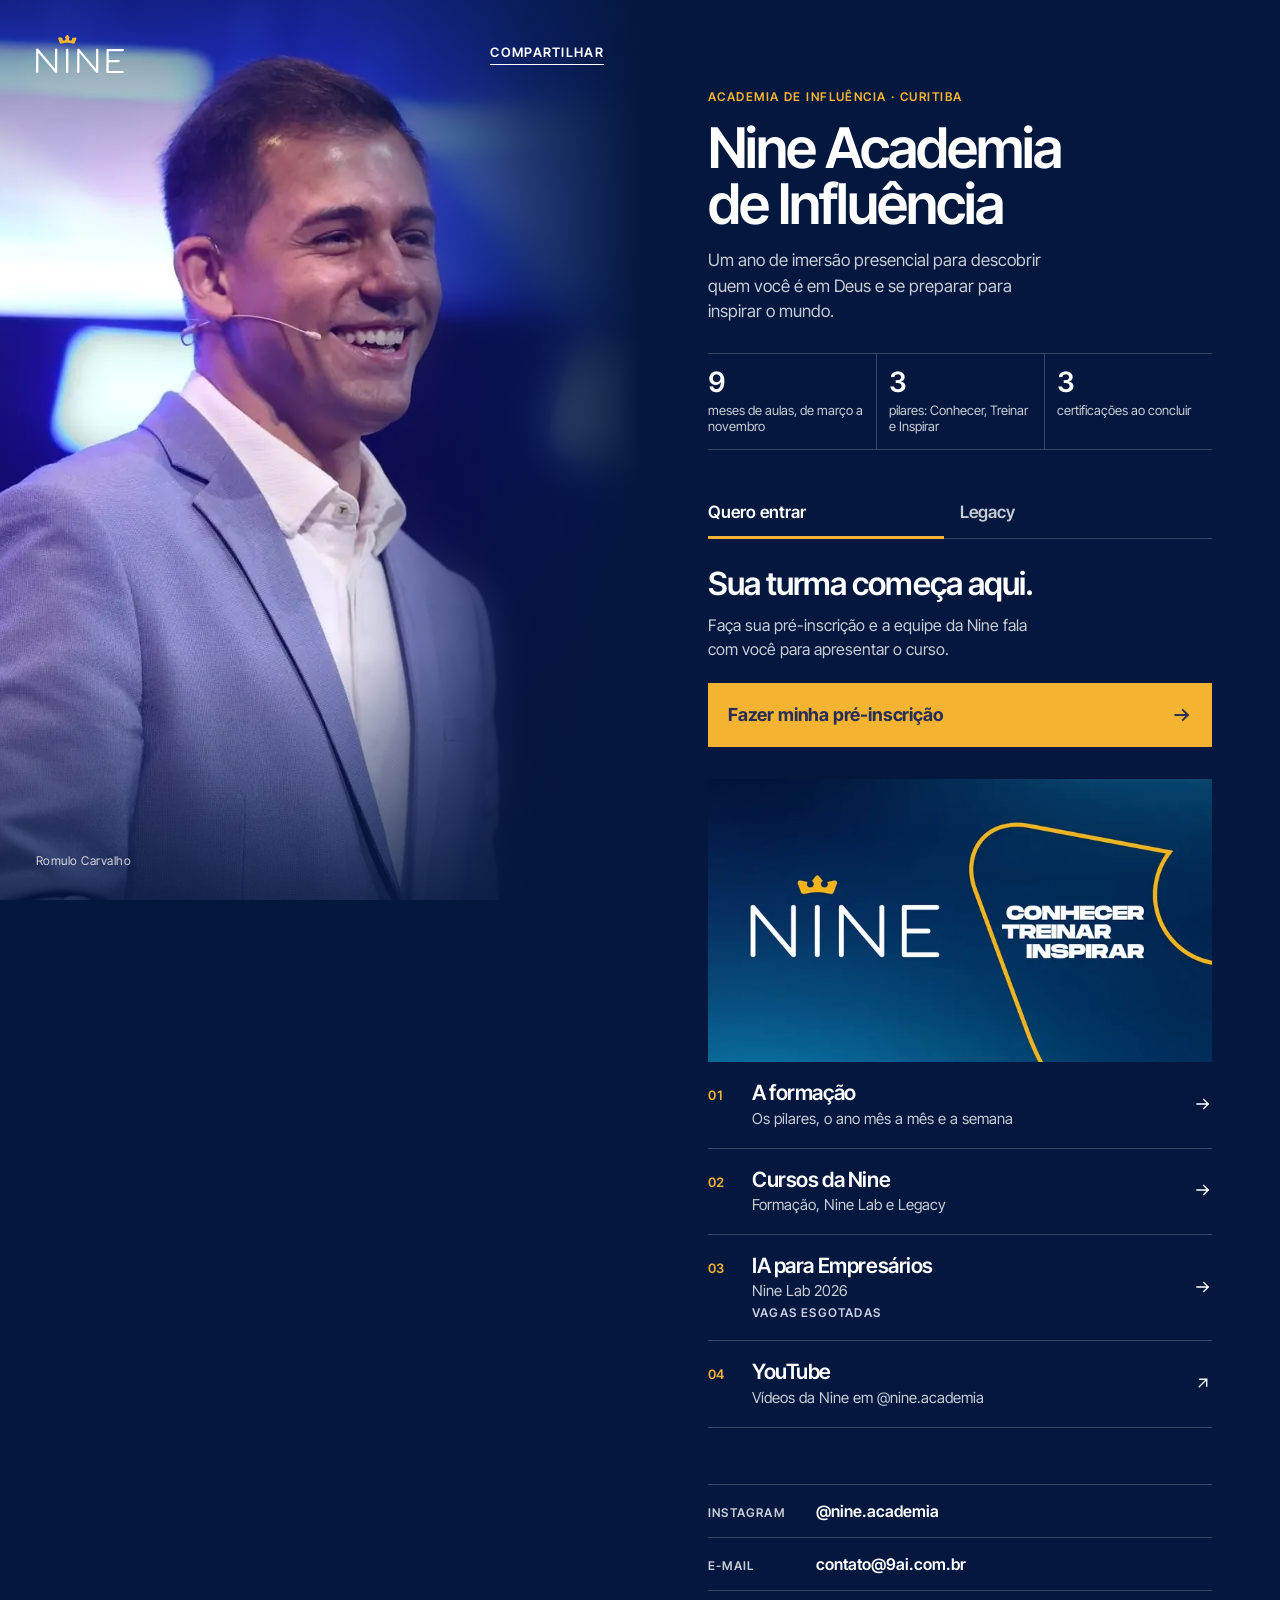
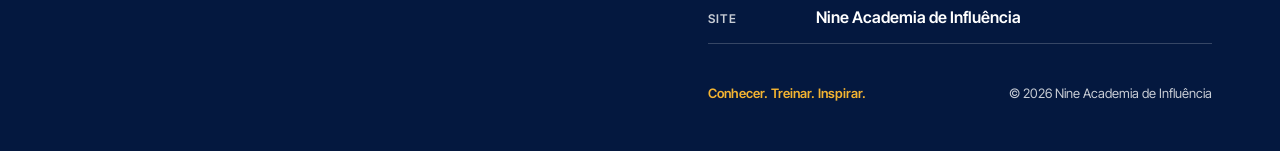
<file: links/index.html>
<!doctype html>
<html lang="pt-BR">
<head>
  <meta charset="utf-8">
  <meta name="viewport" content="width=device-width, initial-scale=1, viewport-fit=cover">
  <title>Nine Academia de Influência | Links</title>
  <meta name="description" content="Pré-inscrição, cursos e o Legacy da Nine Academia de Influência: um ano de imersão presencial em Curitiba para conhecer, treinar e inspirar.">
  <link rel="canonical" href="https://9ai.com.br/links/">
  <meta property="og:type" content="website">
  <meta property="og:url" content="https://9ai.com.br/links/">
  <meta property="og:site_name" content="Nine Academia de Influência">
  <meta name="twitter:card" content="summary_large_image">
  <meta property="og:locale" content="pt_BR">
  <meta property="og:title" content="Nine Academia de Influência">
  <meta property="og:description" content="Conhecer. Treinar. Inspirar. Pré-inscrição, cursos e Legacy em um só lugar.">
  <meta property="og:image" content="https://9ai.com.br/assets/img/links/og-links.jpg">
  <meta property="og:image:width" content="1200">
  <meta property="og:image:height" content="630">
  <meta property="og:image:alt" content="Logo da Nine com a frase Conhecer, Treinar, Inspirar">
  <meta name="theme-color" content="#04183F">
  <link rel="icon" type="image/png" href="/assets/logo/crown.png">
  <link rel="preload" as="font" type="font/woff2" href="/assets/fonts/inter-tight-latin.woff2" crossorigin>
  <link rel="preload" as="image" href="/assets/img/links/romulo-900.webp" imagesrcset="/assets/img/links/romulo-600.webp 600w, /assets/img/links/romulo-900.webp 900w, /assets/img/links/romulo-1080.webp 1080w" imagesizes="(min-width: 1024px) 50vw, 100vw" fetchpriority="high">
  <script src="/formulario.min.js" defer></script>
  <style>
@font-face { font-family: "Inter Tight"; font-style: normal; font-weight: 400 700; font-display: swap; src: url("/assets/fonts/inter-tight-latin.woff2") format("woff2"); }
/* Página impressa, não aplicativo: cor chapada, fio fino, números, tipografia. Sem cartões, sombras, vidro ou brilho. */
:root {
  --fundo: #04183F; --gold: #F4B431; --navy: #2A2D54; --papel: #FAFAF7;
  --texto: #FFFFFF; --texto-2: rgba(255, 255, 255, .78); --linha: rgba(255, 255, 255, .2);
  --margem: 20px; --font: "Inter Tight", system-ui, -apple-system, "Segoe UI", sans-serif;
}
*, *::before, *::after { box-sizing: border-box; }
* { margin: 0; }
html { -webkit-text-size-adjust: 100%; scroll-behavior: smooth; background: var(--fundo); }
body { min-height: 100svh; font-family: var(--font); font-size: 16px; line-height: 1.5; color: var(--texto); background: var(--fundo); -webkit-font-smoothing: antialiased; overflow-x: clip; }
img, svg { display: block; max-width: 100%; }
a { color: inherit; }
ul { list-style: none; padding: 0; }
h1, h2 { font-weight: 600; letter-spacing: -0.035em; line-height: 1; text-wrap: balance; }
:focus-visible { outline: 2px solid var(--gold); outline-offset: 3px; }
.sr-only { position: absolute; width: 1px; height: 1px; padding: 0; margin: -1px; overflow: hidden; clip-path: inset(50%); white-space: nowrap; border: 0; }
.pular { position: absolute; left: 16px; top: -100px; z-index: 50; padding: 12px 16px; background: var(--gold); color: var(--navy); font-weight: 600; text-decoration: none; }
.pular:focus { top: 16px; }
.seta { width: 18px; height: 18px; flex: none; fill: none; stroke: currentColor; stroke-width: 1.8; stroke-linecap: square; }
.rotulo { font-size: .75rem; font-weight: 600; letter-spacing: .12em; text-transform: uppercase; color: var(--gold); }

/* ---------- Foto ---------- */
.foto { position: relative; height: min(62svh, 560px); min-height: 400px; overflow: hidden; }
.foto img { position: absolute; inset: 0; width: 100%; height: 100%; object-fit: cover; object-position: 55% 22%; animation: aproxima 14s ease-out both; }
.foto::after { content: ""; position: absolute; inset: 0; background: linear-gradient(180deg, rgba(4, 24, 63, .6) 0%, rgba(4, 24, 63, 0) 24%, rgba(4, 24, 63, 0) 60%, var(--fundo) 100%); }
/* a foto se dissolve no azul da página: desfoque crescente + degradê, sem linha de corte */
.foto::before { content: ""; position: absolute; z-index: 1; inset: auto 0 0; height: 42%; -webkit-backdrop-filter: blur(22px); backdrop-filter: blur(22px); -webkit-mask-image: linear-gradient(180deg, transparent, #000 75%); mask-image: linear-gradient(180deg, transparent, #000 75%); }
.foto::after { z-index: 1; }
@keyframes aproxima { from { transform: scale(1.06); } }
.foto__topo { position: absolute; z-index: 2; inset: 0 0 auto; display: flex; align-items: center; justify-content: space-between; padding: max(14px, env(safe-area-inset-top)) var(--margem) 0; }
.logo { display: block; color: #fff; line-height: 0; }
.logo svg { width: 88px; height: auto; }
.compartilhar { display: none; align-items: center; gap: 8px; min-height: 44px; padding: 0; border: 0; background: none; color: #fff; font: inherit; font-size: .8125rem; font-weight: 600; letter-spacing: .1em; text-transform: uppercase; cursor: pointer; }
.js .compartilhar { display: inline-flex; }
.compartilhar span { padding-bottom: 2px; border-bottom: 1px solid currentColor; }
.foto__legenda { position: absolute; z-index: 2; right: var(--margem); bottom: 18px; font-size: .75rem; letter-spacing: .04em; color: rgba(255, 255, 255, .8); }

/* ---------- Conteúdo ---------- */
.conteudo { width: 100%; max-width: 560px; margin: 0 auto; padding: 8px var(--margem) max(32px, env(safe-area-inset-bottom)); }
h1 { margin-top: 14px; font-size: clamp(2.5rem, 11vw, 3.5rem); }
.lead { margin-top: 16px; font-size: 1.0625rem; color: var(--texto-2); max-width: 34ch; }
.numeros { margin-top: 28px; display: grid; grid-template-columns: repeat(3, minmax(0, 1fr)); border-top: 1px solid var(--linha); border-bottom: 1px solid var(--linha); }
.numeros li { padding: 14px 8px 14px 0; }
.numeros li + li { padding-left: 12px; border-left: 1px solid var(--linha); }
.numeros b { display: block; font-size: 1.75rem; font-weight: 600; letter-spacing: -0.04em; line-height: 1; font-variant-numeric: tabular-nums; }
.numeros span { display: block; margin-top: 6px; font-size: .8125rem; line-height: 1.3; color: var(--texto-2); }

/* Quero entrar / Legacy: duas palavras e um traço dourado embaixo da escolhida */
.seletor { display: none; margin-top: 36px; border-bottom: 1px solid var(--linha); }
.js .seletor { display: grid; grid-template-columns: 1fr 1fr; }
.seletor button { position: relative; min-height: 52px; padding: 0; border: 0; background: none; color: var(--texto-2); font: inherit; font-size: 1.0625rem; font-weight: 600; text-align: left; cursor: pointer; transition: color .2s; }
.seletor button::after { content: ""; position: absolute; left: 0; right: 16px; bottom: -1px; height: 3px; background: var(--gold); transform: scaleX(0); transform-origin: left; transition: transform .35s cubic-bezier(.2, .7, .2, 1); }
.seletor button[aria-selected="true"] { color: #fff; }
.seletor button[aria-selected="true"]::after { transform: none; }
.painel { padding-top: 28px; }
.painel + .painel { margin-top: 40px; border-top: 1px solid var(--linha); }
.js .painel + .painel { margin-top: 0; border-top: 0; }
h2 { font-size: 2rem; letter-spacing: -0.03em; line-height: 1.05; }
.painel__texto { margin-top: 12px; color: var(--texto-2); max-width: 36ch; }

/* botão principal: um retângulo dourado, nada além disso */
.cta { display: flex; align-items: center; justify-content: space-between; gap: 12px; min-height: 64px; margin-top: 22px; padding: 0 20px; background: var(--gold); color: var(--navy); font-weight: 700; font-size: 1.125rem; letter-spacing: -0.01em; text-decoration: none; transition: background-color .2s; }
.cta .seta { width: 20px; height: 20px; stroke-width: 2.2; transition: transform .2s; }
.cta:hover { background: var(--papel); }
.cta:hover .seta { transform: translateX(4px); }
.mais { display: inline-flex; align-items: center; gap: 8px; min-height: 44px; margin-top: 10px; font-weight: 600; text-decoration: underline; text-decoration-thickness: 1px; text-underline-offset: 5px; }

/* índice numerado */
.indice { margin-top: 32px; border-top: 1px solid var(--linha); }
.item { display: grid; grid-template-columns: 34px minmax(0, 1fr) 18px; column-gap: 10px; align-items: baseline; padding: 18px 0 20px; border-bottom: 1px solid var(--linha); text-decoration: none; }
.item__n { font-size: .8125rem; font-weight: 600; color: var(--gold); font-variant-numeric: tabular-nums; }
.item__t { font-size: 1.3125rem; font-weight: 600; letter-spacing: -0.02em; line-height: 1.2; transition: color .2s; }
.item__t small { display: block; margin-top: 4px; font-size: .9375rem; font-weight: 400; letter-spacing: 0; color: var(--texto-2); }
.item .seta { align-self: center; transition: transform .2s; }
.item:hover .item__t { color: var(--gold); }
.item:hover .seta { transform: translateX(4px); }
.esgotado { display: block; margin-top: 6px; font-size: .75rem; font-weight: 600; letter-spacing: .1em; text-transform: uppercase; color: #C9CBE0; }
/* a arte da Nine abre o índice, de ponta a ponta no celular */
.item--arte { padding-top: 0; }
.item--arte img { grid-column: 1 / -1; width: calc(100% + 2 * var(--margem)); max-width: none; height: auto; margin: 0 calc(var(--margem) * -1) 18px; aspect-ratio: 16 / 9; object-fit: cover; }
.indice--arte { border-top: 0; }

/* Legacy */
.legacy { display: grid; grid-template-columns: 84px minmax(0, 1fr); gap: 18px; align-items: center; margin-top: 24px; padding: 20px 0; border-top: 1px solid var(--linha); border-bottom: 1px solid var(--linha); }
.legacy img { width: 84px; height: auto; }
.legacy p { color: var(--texto-2); }
.legacy strong { display: block; margin-bottom: 4px; color: #fff; font-size: 1.25rem; letter-spacing: -0.02em; }
.beneficios { display: grid; grid-template-columns: 1fr 1fr; column-gap: 16px; }
.beneficios li { display: flex; align-items: baseline; gap: 10px; padding: 12px 0; border-bottom: 1px solid var(--linha); font-size: .9688rem; }
.beneficios li::before { content: ""; flex: none; width: 6px; height: 6px; background: var(--gold); transform: translateY(-2px); }

/* contato em forma de ficha */
.ficha { margin-top: 56px; border-top: 1px solid var(--linha); }
.ficha li { display: grid; grid-template-columns: 96px minmax(0, 1fr); gap: 12px; align-items: baseline; padding: 14px 0; border-bottom: 1px solid var(--linha); }
.ficha span { font-size: .75rem; font-weight: 600; letter-spacing: .1em; text-transform: uppercase; color: var(--texto-2); }
.ficha a { font-weight: 600; text-decoration: none; overflow-wrap: anywhere; }
.ficha a:hover { color: var(--gold); text-decoration: underline; text-underline-offset: 4px; }
.rodape { margin-top: 40px; display: flex; flex-wrap: wrap; justify-content: space-between; gap: 6px 16px; font-size: .8125rem; color: var(--texto-2); }
.rodape b { color: var(--gold); font-weight: 600; }
.aviso { position: fixed; z-index: 60; left: var(--margem); right: var(--margem); bottom: max(16px, env(safe-area-inset-bottom)); max-width: 520px; margin: 0 auto; padding: 14px 18px; background: var(--papel); color: var(--navy); font-weight: 600; opacity: 0; pointer-events: none; transform: translateY(12px); transition: opacity .2s, transform .2s; }
.aviso.is-on { opacity: 1; transform: none; }

/* entrada: só subir e aparecer, uma vez */
.entra { animation: sobe .6s cubic-bezier(.2, .7, .2, 1) both; }
.entra:nth-child(2) { animation-delay: .05s; } .entra:nth-child(3) { animation-delay: .1s; } .entra:nth-child(4) { animation-delay: .15s; } .entra:nth-child(5) { animation-delay: .2s; } .entra:nth-child(6) { animation-delay: .25s; }
@keyframes sobe { from { opacity: 0; transform: translateY(14px); } }

/* ---------- Computador: foto fixa à esquerda, índice à direita ---------- */
@media (min-width: 1024px) {
  :root { --margem: 48px; }
  body { display: grid; grid-template-columns: minmax(0, 1fr) minmax(0, 1fr); }
  .foto { position: sticky; top: 0; height: 100vh; min-height: 0; }
  .foto::before { inset: 0 0 0 auto; width: 40%; height: auto; -webkit-mask-image: linear-gradient(90deg, transparent, #000 80%); mask-image: linear-gradient(90deg, transparent, #000 80%); }
  .foto::after { background: linear-gradient(90deg, rgba(4, 24, 63, 0) 52%, rgba(4, 24, 63, .7) 82%, var(--fundo) 100%), linear-gradient(180deg, rgba(4, 24, 63, .55) 0%, rgba(4, 24, 63, 0) 22%, rgba(4, 24, 63, 0) 72%, rgba(4, 24, 63, .8) 100%); }
  .foto__topo { padding: 32px 36px 0; }
  .foto__legenda { left: 36px; right: auto; bottom: 30px; }
  .conteudo { max-width: 600px; margin: 0; padding: 88px var(--margem) 48px; justify-self: center; }
  .item--arte img { width: 100%; margin: 0 0 18px; }
}

@media (prefers-reduced-motion: reduce) {
  html { scroll-behavior: auto; }
  *, *::before, *::after { animation: none !important; transition: none !important; }
}
  </style>
</head>
<body>
  <svg width="0" height="0" class="sr-only" aria-hidden="true" focusable="false"><symbol id="nine-logo" viewBox="0 0 115.6 50.4"><path fill="currentColor" fill-rule="evenodd" d="M55.51,50h0c.82,0,1.49-.66,1.49-1.47l.14-25.06,22.02,26.14c.12.14.26.25.41.33.22.13.47.2.74.2h0c.82,0,1.49-.66,1.49-1.47l.16-29c0-.82-.66-1.49-1.47-1.49h0c-.82,0-1.49.66-1.49,1.47l-.14,24.99-21.95-26.05c-.24-.29-.59-.47-.94-.52-.09-.02-.18-.03-.28-.03h0c-.82,0-1.49.66-1.49,1.47l-.16,29c0,.82.66,1.49,1.47,1.49M40.88,49.92h0c.82,0,1.49-.66,1.49-1.47l.16-29c0-.82-.66-1.49-1.47-1.49h0c-.82,0-1.49.66-1.49,1.47l-.16,29c0,.82.66,1.49,1.47,1.49ZM93.99,50.21h0s19.94.11,19.94.11c.82,0,1.49-.66,1.49-1.47h0c0-.82-.66-1.49-1.47-1.49l-18.46-.1.06-11.54h.01s13,.07,13,.07c.82,0,1.49-.66,1.49-1.47h0c0-.82-.66-1.49-1.47-1.49l-13-.07h-.01s.06-11.54.06-11.54l18.46.1c.82,0,1.49-.66,1.49-1.47h0c0-.82-.66-1.49-1.47-1.49l-19.94-.11h0s-.04,0-.04,0h-.04s-.04,0-.04,0h-.04s0,0,0,0h-.04s-.04,0-.04,0h0s-.05,0-.07.01h0s-.04,0-.04,0h0s-.04,0-.04,0h0s-.04,0-.04,0h0s-.03.01-.03.01h0s-.03.01-.03.01h0s-.03.01-.03.01h0s-.07.03-.1.04h0s-.03.02-.03.02h0s-.03.02-.03.02h0s-.03.02-.03.02h0s-.03.02-.03.02h0s-.06.04-.09.06h0s-.03.02-.03.02h0s-.03.02-.03.02h0s-.03.02-.03.02h0s-.03.02-.03.02h0s-.03.02-.03.02l-.03.02h0s-.03.02-.03.02h0s-.03.02-.03.02l-.02.03h0s-.02.03-.02.03h0s-.02.03-.02.03l-.02.03h0s-.02.03-.02.03h0s-.02.03-.02.03h0s-.02.03-.02.03h0s-.02.03-.02.03h0s-.04.06-.06.09h0s-.02.03-.02.03h0s-.02.03-.02.03h0s-.02.03-.02.03h0s-.02.03-.02.03h0s-.03.07-.04.1h0s-.01.03-.01.03h0s-.01.03-.01.03h0s-.01.03-.01.03h0s0,.04,0,.04h0s0,.04,0,.04h0s0,.04,0,.04h0s0,.05-.01.07h0s0,.04,0,.04v.04s0,0,0,0v.04s0,.04,0,.04v.04s0,.04,0,.04h0s-.16,29-.16,29h0s0,.04,0,.04v.04s0,.04,0,.04v.04s0,0,0,0v.04s0,.04,0,.04h0s0,.04,0,.04h0s0,.04,0,.04h0s0,.04,0,.04h0s0,.04,0,.04h0s0,.04,0,.04h0s.01.04.01.04h0s.01.03.01.03h0s.01.03.01.03h0s.01.03.01.03h0s.01.03.01.03h0s.01.03.01.03h0s.02.03.02.03h0s.02.03.02.03h0s.02.03.02.03h0s.02.03.02.03l.02.03h0s.02.03.02.03h0s.02.03.02.03h0s.02.03.02.03h0s.02.03.02.03h0s.02.03.02.03h0s.02.03.02.03h0s.02.03.02.03l.02.03h0s.02.03.02.03l.02.03.03.02h0s.03.02.03.02l.03.02.03.02.03.02.03.02.03.02.03.02.03.02h0s.03.02.03.02h0s.03.02.03.02h0s.03.02.03.02l.03.02.03.02.03.02h.03s0,.01,0,.01h.03s0,.01,0,.01h.03s.03.03.03.03h.03s.03.02.03.02h.04s.04.02.04.02h.04s.04.02.04.02h0s.04,0,.04,0h.04s.04,0,.04,0h.04s.04,0,.04,0h.04s.04,0,.04,0ZM1.52,49.69h0c.82,0,1.49-.66,1.49-1.47l.14-25.06,22.02,26.14c.12.14.26.25.41.33.22.13.47.2.74.2h0c.82,0,1.49-.66,1.49-1.47l.16-29c0-.82-.66-1.49-1.47-1.49h0c-.82,0-1.49.66-1.49,1.47l-.14,24.99L2.92,18.28c-.24-.29-.59-.47-.94-.52-.09-.02-.18-.03-.28-.03h0c-.82,0-1.49.66-1.49,1.47L.05,48.2c0,.82.66,1.49,1.47,1.49Z"/><path fill="#F4B431" fill-rule="evenodd" d="M30.84,9.46l-1.61-4.43c-.42-1.13.31-2.22,1.67-1.96l4.26.82c-.28.36-.45.8-.45,1.29,0,1.17.93,2.12,2.1,2.13s2.12-.93,2.13-2.1c0-.82-.46-1.54-1.15-1.89l2.27-2.79h0c.25-.31.62-.51,1.04-.53h0s.04,0,.04,0h.04s0,0,0,0c.42.03.79.23,1.04.54h0s2.24,2.82,2.24,2.82c-.69.35-1.16,1.06-1.17,1.88,0,1.17.93,2.12,2.1,2.13s2.12-.93,2.13-2.1c0-.49-.16-.94-.44-1.3l4.27-.78c1.37-.25,2.08.85,1.65,1.98l-1.66,4.42c-.79,1.96-1.23,2.03-3.3,1.52-2.23-.55-4.57-.85-6.97-.88-2.4,0-4.73.28-6.98.8-2.08.49-2.52.41-3.29-1.55"/></symbol></svg>
  <svg width="0" height="0" class="sr-only" aria-hidden="true" focusable="false">
    <symbol id="i-seta" viewBox="0 0 24 24"><path d="M4 12h15M13 6l6 6-6 6"/></symbol>
    <symbol id="i-sai" viewBox="0 0 24 24"><path d="M7 17 17 7M8 7h9v9"/></symbol>
  </svg>
  <a class="pular" href="#conteudo">Pular para os links</a>
  <noscript><p class="sr-only">Esta página funciona sem JavaScript; as duas partes ficam abertas.</p></noscript>

  <header class="foto">
    <img src="/assets/img/links/romulo-900.webp" srcset="/assets/img/links/romulo-600.webp 600w, /assets/img/links/romulo-900.webp 900w, /assets/img/links/romulo-1080.webp 1080w" sizes="(min-width: 1024px) 50vw, 100vw" width="1080" height="1080" alt="Romulo Carvalho sorrindo no palco de um evento da Nine, com luzes azuis ao fundo" fetchpriority="high" decoding="async">
    <div class="foto__topo">
      <a class="logo" href="/" aria-label="Nine Academia de Influência, ir para o site"><svg viewBox="0 0 115.6 50.4" aria-hidden="true" focusable="false"><use href="#nine-logo"/></svg></a>
      <button class="compartilhar" type="button" data-compartilhar><span>Compartilhar</span></button>
    </div>
    <p class="foto__legenda">Romulo Carvalho</p>
  </header>

  <main class="conteudo" id="conteudo">
    <p class="rotulo entra">Academia de Influência · Curitiba</p>
    <h1 class="entra">Nine Academia de Influência</h1>
    <p class="lead entra">Um ano de imersão presencial para descobrir quem você é em Deus e se preparar para inspirar o mundo.</p>

    <ul class="numeros entra" aria-label="A Nine em números">
      <li><b>9</b><span>meses de aulas, de março a novembro</span></li>
      <li><b>3</b><span>pilares: Conhecer, Treinar e Inspirar</span></li>
      <li><b>3</b><span>certificações ao concluir</span></li>
    </ul>

    <div class="seletor entra" role="tablist" aria-label="Escolha o seu caminho">
      <button type="button" role="tab" id="aba-entrar" aria-controls="painel-entrar" aria-selected="true">Quero entrar</button>
      <button type="button" role="tab" id="aba-aluno" aria-controls="painel-aluno" aria-selected="false" tabindex="-1">Legacy</button>
    </div>

    <section class="painel entra" id="painel-entrar" role="tabpanel" aria-labelledby="aba-entrar">
      <h2>Sua turma começa aqui.</h2>
      <p class="painel__texto">Faça sua pré-inscrição e a equipe da Nine fala com você para apresentar o curso.</p>
      <a class="cta" href="/pre-inscricao/">Fazer minha pré-inscrição <svg class="seta" aria-hidden="true"><use href="#i-seta"/></svg></a>

      <ul class="indice indice--arte">
        <li><a class="item item--arte" href="/">
          <img src="/assets/img/links/nine-arte-720.webp" srcset="/assets/img/links/nine-arte-720.webp 720w, /assets/img/links/nine-arte-1200.webp 1200w" sizes="(min-width: 1024px) 504px, 100vw" width="1200" height="675" alt="Arte da Nine: logo NINE com a coroa e a frase Conhecer, Treinar, Inspirar" loading="lazy" decoding="async">
          <span class="item__n">01</span><span class="item__t">A formação<small>Os pilares, o ano mês a mês e a semana</small></span><svg class="seta" aria-hidden="true"><use href="#i-seta"/></svg></a></li>
        <li><a class="item" href="/cursos/"><span class="item__n">02</span><span class="item__t">Cursos da Nine<small>Formação, Nine Lab e Legacy</small></span><svg class="seta" aria-hidden="true"><use href="#i-seta"/></svg></a></li>
        <li><a class="item" href="/cursos/ia-para-empresarios/"><span class="item__n">03</span><span class="item__t">IA para Empresários<small>Nine Lab 2026</small><span class="esgotado">Vagas esgotadas</span></span><svg class="seta" aria-hidden="true"><use href="#i-seta"/></svg></a></li>
        <li><a class="item" href="https://www.youtube.com/@nine.academia"><span class="item__n">04</span><span class="item__t">YouTube<small>Vídeos da Nine em @nine.academia</small></span><svg class="seta" aria-hidden="true"><use href="#i-sai"/></svg></a></li>
      </ul>
    </section>

    <section class="painel" id="painel-aluno" role="tabpanel" aria-labelledby="aba-aluno">
      <h2>Sua formação terminou. Sua história com a Nine continua.</h2>
      <div class="legacy">
        <img src="/assets/img/legacy/emblema-320.webp" width="320" height="356" alt="Emblema do Legacy: escudo dourado com um N e a faixa Legacy" loading="lazy" decoding="async">
        <p><strong>Legacy</strong>Uma comunidade exclusiva para Niners formados.</p>
      </div>
      <ul class="beneficios" aria-label="Benefícios do Legacy">
        <li>Conteúdos exclusivos</li><li>Comunidade</li><li>Mentorias</li><li>Eventos</li><li>Coworking</li>
      </ul>
      <a class="cta" href="https://ummen.se/9suDkY">Quero ser Legacy <svg class="seta" aria-hidden="true"><use href="#i-seta"/></svg></a>
      <a class="mais" href="/legacy/">Ver tudo sobre o Legacy</a>
    </section>

    <ul class="ficha" aria-label="Contato">
      <li><span>Instagram</span><a href="https://www.instagram.com/nine.academia/">@nine.academia</a></li>
      <li><span>E-mail</span><a href="mailto:contato@9ai.com.br">contato@9ai.com.br</a></li>
      <li><span>Site</span><a href="/">Nine Academia de Influência</a></li>
    </ul>
    <p class="rodape"><b>Conhecer. Treinar. Inspirar.</b><span>© <span data-ano>2026</span> Nine Academia de Influência</span></p>
  </main>

  <p class="aviso" role="status" data-aviso></p>

  <script>
(() => {
  document.documentElement.classList.add("js");
  document.querySelectorAll("[data-ano]").forEach((el) => (el.textContent = new Date().getFullYear()));

  // Quero entrar / Legacy (abas acessíveis; sem JavaScript as duas partes ficam visíveis)
  const abas = [...document.querySelectorAll('[role="tab"]')];
  const paineis = abas.map((a) => document.getElementById(a.getAttribute("aria-controls")));
  const ativar = (i, foco) => {
    abas.forEach((a, k) => { a.setAttribute("aria-selected", k === i); a.tabIndex = k === i ? 0 : -1; paineis[k].hidden = k !== i; });
    if (foco) abas[i].focus();
  };
  abas.forEach((a, i) => {
    a.addEventListener("click", () => ativar(i));
    a.addEventListener("keydown", (e) => {
      if (e.key === "ArrowRight" || e.key === "ArrowLeft") { e.preventDefault(); ativar((i + (e.key === "ArrowRight" ? 1 : -1) + abas.length) % abas.length, true); }
    });
  });
  ativar(["#ex-alunos", "#legacy"].includes(location.hash) ? 1 : 0);

  // Compartilhar: menu do celular quando existe; senão, copia o endereço
  const aviso = document.querySelector("[data-aviso]");
  const avisar = (t) => { aviso.textContent = t; aviso.classList.add("is-on"); clearTimeout(avisar.t); avisar.t = setTimeout(() => aviso.classList.remove("is-on"), 2200); };
  document.querySelectorAll("[data-compartilhar]").forEach((b) => b.addEventListener("click", async () => {
    const dados = { title: "Nine Academia de Influência", text: "Conhecer. Treinar. Inspirar.", url: location.href.split("#")[0] };
    try {
      if (navigator.share) return await navigator.share(dados);
      await navigator.clipboard.writeText(dados.url);
      avisar("Link copiado. É só colar onde quiser.");
    } catch (e) { if (e && e.name !== "AbortError") avisar("Não foi possível compartilhar. Copie o endereço do navegador."); }
  }));
})();
  </script>
</body>
</html>
</file>
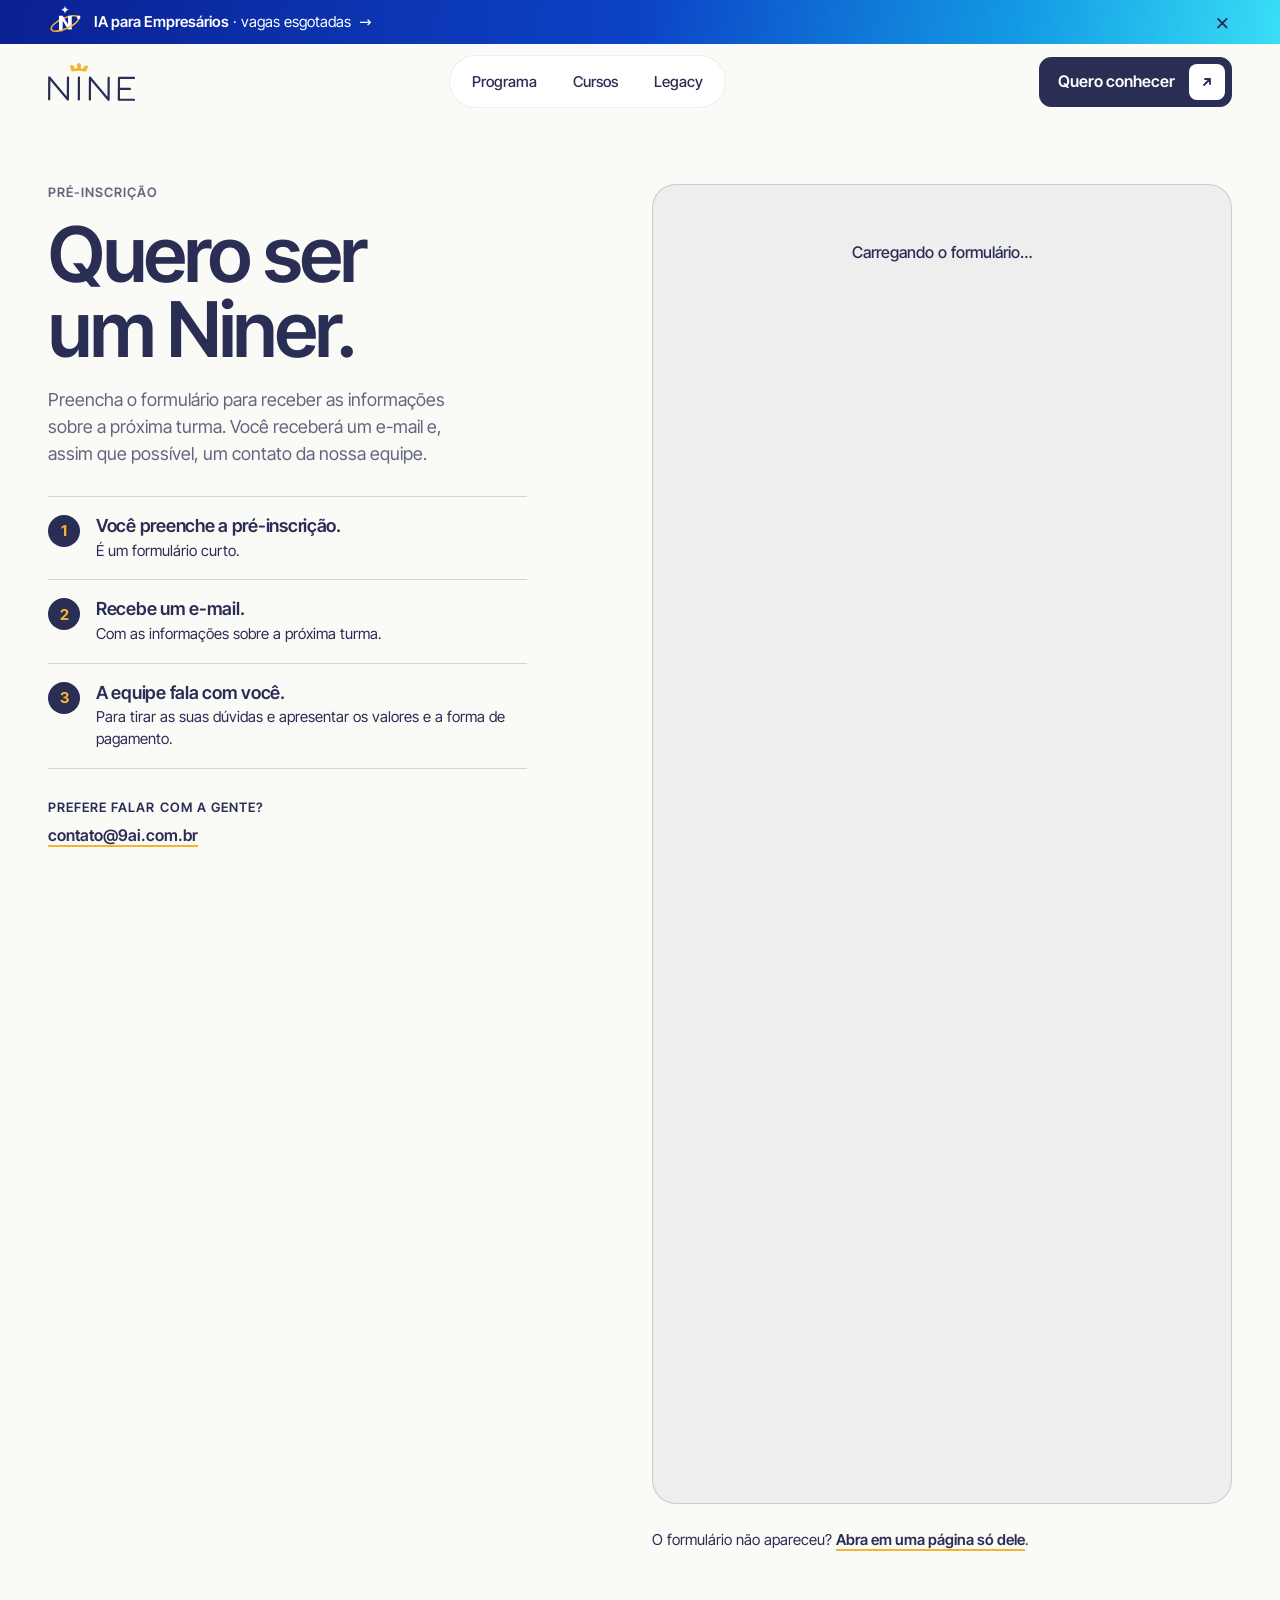
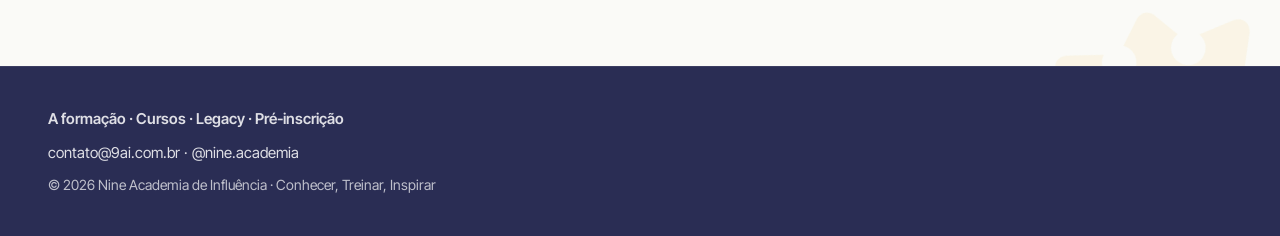
<file: pre-inscricao/index.html>
<!doctype html>
<html lang="pt-BR">
<head>
  <meta charset="utf-8">
  <meta name="viewport" content="width=device-width, initial-scale=1">
  <title>Pré-inscrição | Nine Academia de Influência</title>
  <meta name="description" content="Faça a sua pré-inscrição na Nine Academia de Influência. A equipe entra em contato para apresentar o curso e tirar as suas dúvidas.">
  <link rel="canonical" href="https://9ai.com.br/pre-inscricao/">
  <meta property="og:type" content="website">
  <meta property="og:url" content="https://9ai.com.br/pre-inscricao/">
  <meta property="og:site_name" content="Nine Academia de Influência">
  <meta name="twitter:card" content="summary_large_image">
  <meta property="og:locale" content="pt_BR">
  <meta property="og:title" content="Pré-inscrição | Nine Academia de Influência">
  <meta property="og:description" content="Preencha o formulário e a equipe da Nine entra em contato.">
  <meta property="og:image" content="https://9ai.com.br/assets/og.jpg">
  <meta property="og:image:width" content="1200">
  <meta property="og:image:height" content="630">
  <meta property="og:image:alt" content="Turma da Nine Academia de Influência">
  <meta name="theme-color" content="#2A2D54">
  <link rel="icon" type="image/png" href="/assets/logo/crown.png">
  <link rel="preconnect" href="https://app.ummense.com">
  <link rel="preload" as="font" type="font/woff2" href="/assets/fonts/inter-tight-latin.woff2" crossorigin>
  <style id="css">:root{--navy:#2A2D54;--navy-90:#353862;--gold:#F4B431;--paper:#FAFAF7;--paper-2:#F2F2EE;--ink:#2A2D54;--ink-muted:#62667F;--line:rgba(42,45,84,.08);--green:#21CF8A;--coral:#FF4645;--violet:#8B3BEB;--blue:#1A2BFA;--lime:#BBEA00;--orange:#FF6A13;--ph:#DCDCE0;--ph-dark:#5E6175;--font:"Inter Tight",system-ui,-apple-system,"Segoe UI",sans-serif;--fs-mega:clamp(5rem,18vw,20rem);--fs-h1:clamp(2.75rem,6vw,5.5rem);--fs-h2:clamp(2rem,4vw,3.5rem);--fs-h3:clamp(1.25rem,2vw,1.75rem);--fs-body:clamp(1rem,1.1vw,1.125rem);--fs-label:.8125rem;--max:1440px;--gutter:24px;--margin:clamp(16px,4vw,48px);--r-card:24px;--r-btn:12px;--r-pill:999px;--r-arc:999px 999px 24px 24px;--space:clamp(96px,14vw,200px);--nav-h:76px}@font-face{font-family:"Inter Tight";font-style:normal;font-weight:400 700;font-display:swap;src:url("/assets/fonts/inter-tight-latin.woff2") format("woff2")}*,*::before,*::after{box-sizing:border-box}*{margin:0}html{scroll-behavior:smooth;scroll-padding-top:var(--nav-h);overflow-y:scroll;-webkit-text-size-adjust:100%}body{font-family:var(--font);font-size:var(--fs-body);line-height:1.55;color:var(--ink);background:var(--paper);-webkit-font-smoothing:antialiased;overflow-x:clip}img,video,svg{display:block;max-width:100%}ul,ol{list-style:none;padding:0}a{color:inherit}button,input,select,textarea{font:inherit;color:inherit}h1,h2,h3,h4{font-weight:600;letter-spacing:-0.03em;line-height:1;text-wrap:balance}h1{font-size:var(--fs-h1);line-height:.98}h2{font-size:var(--fs-h2);line-height:1.02}h3{font-size:var(--fs-h3);line-height:1.1;letter-spacing:-0.02em}p{text-wrap:pretty}[hidden]{display:none !important}:focus-visible{outline:2px solid var(--navy);outline-offset:3px;border-radius:4px}:focus:not(:focus-visible){outline:none}.aplicar :focus-visible,.footer :focus-visible,.menu :focus-visible,.cta-band :focus-visible{outline-color:var(--gold)}@media (prefers-reduced-motion:reduce){html{scroll-behavior:auto}*,*::before,*::after{transition-duration:.01ms !important;animation-duration:.01ms !important}}.sr-only{position:absolute;width:1px;height:1px;padding:0;margin:-1px;overflow:hidden;clip-path:inset(50%);white-space:nowrap;border:0}.a11y-bar a{position:absolute;left:16px;top:-100px;z-index:100;background:var(--navy);color:#fff;padding:12px 16px;border-radius:var(--r-btn)}.a11y-bar a:focus{top:16px}.noscript{padding:12px 16px;background:var(--navy);color:#fff;text-align:center}.crown{display:inline-block;aspect-ratio:214 / 101;background:url("/assets/logo/crown.png") center / contain no-repeat}.container{width:100%;max-width:var(--max);margin-inline:auto;padding-inline:var(--margin)}.grid-12{display:grid;grid-template-columns:repeat(12,minmax(0,1fr));column-gap:var(--gutter)}main{position:relative;z-index:1}.section{padding-block:calc(var(--space) / 2)}.section-head{margin-bottom:clamp(40px,6vw,80px)}.section-head h2{max-width:16ch}.hero,.section{position:relative;overflow-x:clip}.wm-mark{position:absolute;z-index:-1;pointer-events:none;user-select:none}.wm-mark--crown{opacity:.08}.wm-mark--nine::before{content:"NINE"}.wm-mark--nine{font-size:clamp(8rem,26vw,26rem);font-weight:700;letter-spacing:-0.05em;line-height:.8;color:var(--navy);opacity:.04;white-space:nowrap}@media (max-width:767px){.wm-mark--crown{max-width:120px}}.label{font-size:var(--fs-label);font-weight:600;letter-spacing:.08em;text-transform:uppercase;color:var(--ink-muted);line-height:1.3}.label + h1,.label + h2{margin-top:20px}.lead{font-size:clamp(1.0625rem,1.4vw,1.3125rem);line-height:1.5;color:var(--ink-muted)}.muted{color:var(--ink-muted)}.tbc{color:var(--ink-muted);font-size:.875rem;font-weight:500}.tbc--dark{color:rgba(255,255,255,.6)}.tbc-note{margin-top:16px;font-size:.875rem;color:var(--ink-muted)}.ph{position:relative;display:grid;place-items:center;overflow:hidden;aspect-ratio:var(--ar,auto);background:var(--ph);color:#6E7183;border-radius:var(--r-card);font-size:.75rem;font-weight:600;letter-spacing:.06em;text-transform:uppercase;text-align:center}.ph>span{padding:12px;max-width:26ch}.ph--dark{background:var(--ph-dark);color:rgba(255,255,255,.7)}.photo{position:relative;overflow:hidden;aspect-ratio:var(--ar,auto);background:var(--paper-2);border-radius:var(--r-card)}.photo img,.photo video{position:absolute;inset:0;width:100%;height:100%;object-fit:cover}html:has(dialog[open]){overflow:hidden}.btn{display:inline-flex;align-items:center;gap:14px;min-height:52px;padding:6px 6px 6px 20px;background:var(--navy);color:#fff;border:1px solid var(--navy);border-radius:var(--r-btn);font-weight:600;font-size:1rem;text-decoration:none;cursor:pointer;transition:background-color .2s,color .2s}.btn:hover{background:var(--navy-90)}.btn__icon{display:grid;place-items:center;width:40px;height:40px;border-radius:8px;background:#fff;color:var(--navy)}.btn__icon svg{width:16px;height:16px;fill:none;stroke:currentColor;stroke-width:1.8;stroke-linecap:round;stroke-linejoin:round}.btn--ghost{background:var(--gold);color:var(--navy);border-color:var(--gold);padding-right:20px}.btn--ghost:hover{background:#FEC34F;border-color:#FEC34F}.btn--light{background:#fff;color:var(--navy);border-color:#fff}.btn--light:hover{background:var(--paper-2)}.btn--light .btn__icon{background:var(--navy);color:#fff}.btn--gold{background:var(--gold);color:var(--navy);border-color:var(--gold)}.btn--gold:hover{background:#FEC34F}.btn--gold .btn__icon{background:var(--navy);color:var(--gold)}.btn:disabled{opacity:.5;cursor:not-allowed}.btn-row{display:flex;flex-wrap:wrap;gap:12px}.wm{display:inline-flex;align-items:flex-end;font-weight:700;letter-spacing:-0.02em;line-height:1}.wm__i{position:relative}.wm__i .crown{position:absolute;left:50%;bottom:100%;width:.5em;transform:translate(-50%,-.02em)}.top{position:fixed;inset:0 0 auto;z-index:50;transition:transform .45s cubic-bezier(.2,.7,.2,1)}.top.is-compact{transform:translateY(calc(var(--bar-h) * -1))}.top.is-hidden{transform:translateY(-100%)}.nav{height:var(--nav-h);display:flex;align-items:center;background:var(--paper);border-bottom:1px solid transparent;transition:background-color .3s,border-color .3s}.top.is-compact .nav{background:rgba(250,250,247,.72);backdrop-filter:blur(12px);-webkit-backdrop-filter:blur(12px);border-bottom:1px solid var(--line)}.nav__inner{display:flex;align-items:center;justify-content:space-between;gap:16px}.logo{display:block;line-height:0;text-decoration:none;color:var(--navy);border-radius:6px}.logo__svg{display:block;height:38px;width:auto}.nav__pill{position:relative;background:#fff;border:1px solid var(--line);border-radius:var(--r-pill);padding:4px}.nav__pill ul{display:flex}.nav__pill a{display:block;padding:10px 18px;border-radius:var(--r-pill);font-size:.9375rem;font-weight:500;text-decoration:none;color:var(--navy)}.nav__pill a:hover{background:var(--paper-2)}.nav__pill a{position:relative}.nav__pill a[aria-current]::after{content:"";position:absolute;left:50%;bottom:3px;width:5px;height:5px;margin-left:-2.5px;border-radius:50%;background:var(--gold)}.nav__cta{min-height:48px;padding-left:18px}.nav__cta .btn__icon{width:36px;height:36px}.nav__burger{display:none;width:48px;height:48px;border-radius:var(--r-btn);background:var(--navy);border:0;cursor:pointer;place-content:center;gap:6px}.nav__burger span[aria-hidden]{display:block;width:20px;height:2px;background:#fff;border-radius:2px}.menu{position:fixed;inset:0;z-index:60;background:var(--navy);color:#fff;display:flex;flex-direction:column;justify-content:center;padding:var(--margin)}.menu__close{position:absolute;top:14px;right:var(--margin);width:48px;height:48px;background:transparent;border:1px solid rgba(255,255,255,.25);border-radius:var(--r-btn);color:#fff;font-size:1.75rem;line-height:1;cursor:pointer}.menu a{display:block;padding:8px 0;font-size:clamp(2.25rem,10vw,3.5rem);font-weight:600;letter-spacing:-0.03em;text-decoration:none}.menu .menu__apply{color:var(--gold)}@media (max-width:1023px){.nav__pill,.nav__cta{display:none}.nav__burger{display:grid}}.hero{padding-top:calc(var(--bar-h) + var(--nav-h) + 8px)}.hero__card{position:relative;height:calc(88vh - var(--bar-h));min-height:520px;max-height:960px;border-radius:var(--r-card);overflow:hidden;isolation:isolate;color:#fff}.hero__media{position:absolute;inset:-12% 0 0;display:flex;background:var(--navy)}.hero__media video{flex:1 1 0;min-width:0;height:100%;object-fit:cover}.hero__media .hero__cel{display:none}@media (max-width:767px){.hero__media video{display:none}.hero__media .hero__cel{display:block}}.hero__card::after{content:"";position:absolute;inset:0;z-index:2;pointer-events:none;background:linear-gradient(to top,rgba(42,45,84,.94) 0%,rgba(42,45,84,.82) 24%,rgba(42,45,84,0) 58%)}.hero__wordmark{position:absolute;left:50%;top:46%;z-index:1;transform:translate(calc(-50% - .025em),-50%);font-size:clamp(6rem,50vw,48rem);font-weight:700;letter-spacing:-0.05em;line-height:.8;color:rgba(255,255,255,.7);white-space:nowrap;pointer-events:none}.hero__wordmark>span{display:block}.hero__wordmark>span::before{content:"NINE"}.hero__bar{position:absolute;inset:auto 0 0;z-index:3;display:flex;flex-wrap:wrap;align-items:end;justify-content:space-between;gap:24px 40px;padding:clamp(20px,3vw,40px)}.hero__what{max-width:34ch;font-size:clamp(1.125rem,1.7vw,1.5rem);font-weight:500;line-height:1.25;letter-spacing:-0.015em}.hero__what .label{display:block;margin-bottom:10px;color:#fff}.hero__go{display:flex;flex-wrap:wrap;align-items:center;gap:12px 24px}.hero__more{color:#fff;font-weight:600;text-underline-offset:5px;text-decoration-thickness:2px;text-decoration-color:var(--gold)}.hero__card :focus-visible{outline-color:var(--gold)}.hero__text{margin-top:clamp(40px,6vw,80px);row-gap:32px;align-items:end}.hero__head{grid-column:1 / span 7}.hero__side{grid-column:9 / span 4;display:grid;gap:28px}@media (max-width:1023px){.hero__head,.hero__side{grid-column:1 / -1}.hero__card{height:min(88svh,82vw)}}@media (max-width:767px){.hero__card{height:76svh;min-height:500px}.hero__card::after{background:linear-gradient(to top,rgba(42,45,84,.95) 0%,rgba(42,45,84,.86) 40%,rgba(42,45,84,0) 72%)}.hero__wordmark{top:30%}}.manifesto .grid-12{row-gap:32px}.manifesto__aside{grid-column:1 / span 3;display:grid;gap:32px;align-content:start}.manifesto__face{max-width:220px}.manifesto__text{grid-column:4 / -1;font-size:clamp(1.75rem,3.6vw,3.25rem);font-weight:500;line-height:1.12;letter-spacing:-0.025em;color:var(--navy)}@media (max-width:1023px){.manifesto__aside,.manifesto__text{grid-column:1 / -1}.manifesto__aside{grid-template-columns:auto 1fr;align-items:end;gap:16px}.manifesto__aside .label{order:2;padding-bottom:10px;border-bottom:1px solid var(--line-strong)}.manifesto__face{order:1;width:96px}}.zoom{position:relative;display:grid;grid-template-columns:repeat(3,1fr);grid-template-rows:repeat(3,1fr);gap:12px;height:calc(100svh - var(--nav-h) - 32px);min-height:560px;max-height:960px}.zoom__ring{display:contents}.zoom__item,.zoom__center{border-radius:16px}.zoom__item:nth-child(-n+3){grid-row:1}.zoom__item:nth-child(4){grid-area:2 / 1}.zoom__item:nth-child(5){grid-area:2 / 3}.zoom__item:nth-child(n+6){grid-row:3}.zoom__center{grid-area:2 / 2;position:relative;overflow:hidden;background:var(--navy);color:#fff;display:grid;place-items:center}.zoom__center video,.zoom__still{position:absolute;inset:0;width:100%;height:100%;object-fit:cover}.zoom__still{display:none}@media (max-width:1023px){.zoom__center video{display:none}.zoom__still{display:block}.zoom .zoom__center::after{background:linear-gradient(to bottom,rgba(42,45,84,.62),rgba(42,45,84,.5))}}.zoom__center::after{content:"";position:absolute;inset:0;background:rgba(42,45,84,.35)}.zoom__phrase{position:relative;z-index:1;font-size:clamp(1.25rem,2.6vw,2.5rem);font-weight:600;letter-spacing:-0.03em;line-height:1;padding:16px;text-align:center}@media (max-width:1023px){.zoom:not(.is-pinned){display:block;height:auto;min-height:0;max-height:none}.zoom:not(.is-pinned) .zoom__center{aspect-ratio:4 / 5;max-height:80vh;width:100%}.zoom:not(.is-pinned) .zoom__item{aspect-ratio:4 / 3}.zoom:not(.is-pinned) .zoom__phrase{font-size:var(--fs-h1)}.zoom:not(.is-pinned) .zoom__ring{display:flex;gap:12px;margin-top:12px;overflow-x:auto;scroll-snap-type:x mandatory;scrollbar-width:none;margin-inline:calc(var(--margin) * -1);padding-inline:var(--margin);scroll-padding-inline:var(--margin)}.zoom:not(.is-pinned) .zoom__item{flex:0 0 62%;scroll-snap-align:start}}.mural{margin-top:var(--space)}.mural__head{row-gap:16px;align-items:end;margin-bottom:32px}.mural__title{grid-column:1 / span 6;font-size:var(--fs-h2)}.mural__sub{grid-column:8 / -1}.chips{display:flex;flex-wrap:wrap;gap:8px;margin-bottom:32px}.chip{min-height:44px;padding:8px 18px;border-radius:var(--r-pill);background:#fff;border:1px solid var(--line-strong);color:var(--navy);font-size:.9375rem;font-weight:500;cursor:pointer;transition:background-color .2s,color .2s,border-color .2s}.chip:hover{border-color:var(--navy)}.chip[aria-pressed="true"]{background:var(--navy);border-color:var(--navy);color:#fff}.masonry{columns:4;column-gap:16px}.masonry li{break-inside:avoid;margin-bottom:16px}.masonry figure{position:relative}.mural__open{display:block;width:100%;padding:0;border:0;background:var(--paper-2);border-radius:16px;overflow:hidden;cursor:zoom-in}.mural__open img{width:100%;height:auto;transition:transform .6s cubic-bezier(.2,.7,.2,1)}.masonry figcaption{margin-top:8px;font-size:.875rem;color:var(--ink-muted)}@media (hover:hover) and (pointer:fine){.masonry figcaption{position:absolute;left:8px;right:8px;bottom:8px;margin:0;padding:8px 12px;border-radius:10px;background:rgba(42,45,84,.82);color:#fff;opacity:0;transform:translateY(8px);transition:opacity .3s,transform .3s;pointer-events:none}.masonry figure:hover figcaption,.masonry figure:focus-within figcaption{opacity:1;transform:none}.masonry figure:hover img{transform:scale(1.05)}}.mural__more{display:flex;justify-content:center;margin-top:32px}@media (max-width:1023px){.masonry{columns:3}.mural__title,.mural__sub{grid-column:1 / -1}}@media (max-width:767px){.masonry{columns:2;column-gap:12px}.masonry li{margin-bottom:12px}.chips{flex-wrap:nowrap;overflow-x:auto;margin-inline:calc(var(--margin) * -1);padding-inline:var(--margin);scrollbar-width:none}.chip{flex:none}}.reels{margin-top:var(--space)}.reels__track{display:flex;align-items:center;gap:16px;overflow-x:auto;scroll-snap-type:x mandatory;scrollbar-width:none;margin-inline:calc(var(--margin) * -1);padding:8px var(--margin)}.reels__track li{flex:0 0 clamp(180px,17vw,240px);scroll-snap-align:center}.reels__track li.is-active{flex-basis:clamp(220px,21vw,300px)}.reels__track li{position:relative}video{background-color:var(--navy);background-size:cover;background-position:center;background-repeat:no-repeat}.reel{display:block;width:100%;aspect-ratio:9 / 16;object-fit:cover;border-radius:20px}.reels__track li::after{content:"";position:absolute;inset:0;border-radius:20px;background:var(--navy);opacity:.5;pointer-events:none;transition:opacity .4s}.reels__track li.is-active::after{opacity:0}.reel__pick{position:absolute;inset:0;border:0;background:none;border-radius:20px;cursor:pointer}.reels__track li.is-active .reel__pick{display:none}.reel__sound{position:absolute;right:12px;bottom:12px;width:44px;height:44px;border-radius:50%;border:0;background:rgba(42,45,84,.82);color:#fff;cursor:pointer;display:grid;place-items:center}.reel__sound svg{width:20px;height:20px;fill:none;stroke:currentColor;stroke-width:1.8;stroke-linecap:round;stroke-linejoin:round}.reel__sound .on,.reel__sound[aria-pressed="true"] .off{display:none}.reel__sound[aria-pressed="true"] .on{display:block}.reels__track li:not(.is-active) .reel__sound{display:none}.reels__more{margin-top:32px;text-align:center;font-size:var(--fs-h3);font-weight:500;letter-spacing:-0.02em}.reels__more a{font-weight:700;text-decoration-color:var(--gold);text-decoration-thickness:3px;text-underline-offset:6px}@media (min-width:1024px){.reels__track{overflow:visible}.reels__track li{flex:1 1 0}.reels__track li.is-active{flex:1.3 1 0}}@media (max-width:767px){.reels__track li{flex-basis:64%}.reels__track li.is-active{flex-basis:64%}}.cta-band{position:relative;background:var(--navy);color:#fff;overflow:hidden;isolation:isolate}.cta-band__bg{position:absolute;inset:0;z-index:-1;width:100%;height:100%;object-fit:cover;opacity:.22}.cta-band__inner{display:flex;flex-wrap:wrap;align-items:end;justify-content:space-between;gap:32px;padding-block:clamp(96px,12vw,180px)}.cta-band h2{font-size:var(--fs-h1);max-width:14ch}.numeros .grid-12{row-gap:40px}.numeros__aside{grid-column:1 / span 4;display:flex;flex-direction:column;gap:24px}.numeros__aside h2{max-width:12ch}.numeros__face{max-width:280px}.numeros__foot{margin-top:auto;display:grid;gap:28px;justify-items:start}.numeros__cards{grid-column:6 / -1;display:grid;grid-template-columns:1fr 1fr;gap:16px}.stat{display:flex;flex-direction:column;min-height:clamp(240px,24vw,320px);padding:clamp(20px,2.4vw,32px);background:var(--paper-2);border-radius:var(--r-card)}.stat__label{padding-bottom:16px;border-bottom:1px solid var(--line);font-size:1.25rem;font-weight:500;color:var(--ink-muted);letter-spacing:-0.01em}.stat__num{font-variant-numeric:tabular-nums;margin-top:auto;font-size:clamp(4rem,8vw,7rem);font-weight:600;letter-spacing:-0.05em;line-height:.9}.stat__note{margin-top:12px;font-size:.9375rem;color:var(--ink-muted)}.stat__num [data-count]{display:inline-block;min-width:2ch}.stat--navy{background:var(--navy);color:#fff}.stat--navy .stat__label{color:var(--gold);border-color:rgba(255,255,255,.12)}.stat--navy .stat__note{color:rgba(255,255,255,.7)}@media (max-width:1023px){.numeros__aside,.numeros__cards{grid-column:1 / -1}.numeros__face{max-width:240px}}@media (max-width:479px){.numeros__cards{gap:10px}.stat{min-height:200px;padding:18px}.stat__label{font-size:1rem}.stat__note{font-size:.875rem}}.pilar{display:grid;grid-template-columns:repeat(12,minmax(0,1fr));column-gap:var(--gutter);row-gap:48px;align-items:center;padding-block:clamp(48px,7vw,100px);border-top:1px solid var(--line)}.pilar__text{grid-column:1 / span 6}.pilar__media{grid-column:8 / -1}.pilar__num{font-size:clamp(4rem,9vw,8rem);font-weight:600;letter-spacing:-0.05em;line-height:.85;color:var(--navy)}.pilar h3{margin-top:24px;font-size:var(--fs-h2);line-height:1.02;letter-spacing:-0.03em}.pilar__quote{margin-top:20px;font-size:var(--fs-h3);line-height:1.3;color:var(--ink-muted);max-width:30ch}.pilar__bar{display:block;width:64px;height:4px;margin-top:32px;border-radius:4px;background:var(--accent)}.pilar__items{margin-top:32px;display:grid;grid-template-columns:repeat(3,1fr);gap:12px}.pilar__items li{padding:20px;background:var(--paper-2);border-radius:16px;border-top:3px solid var(--accent)}.pilar__items h4{font-size:1.0625rem;letter-spacing:-0.01em;line-height:1.2}.pilar__items p{margin-top:8px;font-size:.9375rem;line-height:1.45;color:var(--ink-muted)}.pilar__media{position:relative;max-width:480px;width:100%;margin-inline:auto}.arc{aspect-ratio:3 / 5;border-radius:var(--r-arc);overflow:hidden;background:var(--paper-2)}.arc img{width:100%;height:100%;object-fit:cover}.brush{position:absolute;inset:0;overflow:visible;pointer-events:none}.brush path{fill:none;stroke:var(--gold);stroke-width:12;stroke-linecap:round;stroke-linejoin:round}@media (max-width:1199px){.pilar__items{grid-template-columns:1fr}}@media (max-width:1023px){.pilar__text,.pilar__media{grid-column:1 / -1}.pilar__media{order:-1}.pilar__media{max-width:400px;width:calc(100% - 24px);margin-inline:12px 0}}.faq .grid-12{row-gap:40px}.faq__head{grid-column:1 / span 4;display:grid;gap:20px;align-content:start}.faq__face{max-width:200px;margin-top:12px}.faq__list{grid-column:6 / -1;border-top:1px solid rgba(42,45,84,.14)}.faq details{border-bottom:1px solid rgba(42,45,84,.14);overflow:hidden}.faq summary{display:flex;justify-content:space-between;align-items:center;gap:24px;padding:24px 0;font-size:clamp(1.0625rem,1.5vw,1.375rem);font-weight:600;letter-spacing:-0.015em;line-height:1.25;cursor:pointer;list-style:none}.faq summary::-webkit-details-marker{display:none}.faq summary:focus-visible{outline-offset:-4px;border-radius:12px}.faq details[open] summary{padding-bottom:12px}.faq summary::after{content:"+";flex:none;display:grid;place-items:center;width:36px;height:36px;border-radius:50%;border:1px solid rgba(42,45,84,.2);font-weight:400;font-size:1.25rem}.faq details[open] summary::after{content:"−";background:var(--navy);color:#fff;border-color:var(--navy)}.faq details p{padding:0 48px 28px 0;line-height:1.6}@media (max-width:1023px){.faq__head,.faq__list{grid-column:1 / -1}.faq__face{display:none}}.aplicar{position:relative;z-index:1;background:var(--navy);color:#fff;padding-block:var(--space)}.aplicar .grid-12{row-gap:48px}.aplicar__head{grid-column:1 / span 5;align-self:start}.aplicar__crown{display:block;width:72px;margin-bottom:28px}.aplicar h2{font-size:var(--fs-h1);max-width:10ch}.aplicar .lead{margin-top:24px;color:rgba(255,255,255,.78);max-width:36ch}.aplicar .tbc{display:block;margin-top:12px}.footer{position:relative;z-index:1;background:var(--navy);color:#fff;overflow:hidden;border-top:1px solid rgba(255,255,255,.08)}.footer__cols{display:grid;grid-template-columns:1.2fr 1fr 1.4fr 1fr;gap:40px 32px;padding-top:72px}.footer__title{font-size:var(--fs-label);font-weight:600;letter-spacing:.08em;text-transform:uppercase;color:var(--gold);margin-bottom:16px}.footer li + li{margin-top:8px}.footer a{text-decoration:none;color:rgba(255,255,255,.85)}.footer a:hover{color:#fff;text-decoration:underline}.footer__copy{margin-top:64px;font-size:.875rem;color:rgba(255,255,255,.6)}.footer__wm{display:flex;justify-content:center;margin:72px 0 0;padding:0;line-height:0;color:#fff}.footer__wm svg{display:block;width:clamp(260px,56vw,820px);height:auto}@media (max-width:767px){.footer__wm svg{width:min(80vw,340px)}}@media (max-width:767px){.footer__cols{grid-template-columns:1fr 1fr}}html.lenis,html.lenis body{height:auto}html.lenis.lenis-smooth{scroll-behavior:auto !important}.lenis.lenis-smooth [data-lenis-prevent]{overscroll-behavior:contain}.lenis.lenis-stopped{overflow:clip}.pilares.is-pinned .pilares__stage{position:relative;height:100svh}.pilares.is-pinned .pilar{position:absolute;inset:0;border-top:0;padding-block:32px}.pilares.is-pinned .pilar__text{position:relative;padding-left:40px}.pilares.is-pinned .pilar__num{font-size:clamp(3.5rem,6vw,6rem)}.pilares.is-pinned .pilar h3{margin-top:16px}.pilares.is-pinned .pilar__bar{position:absolute;left:0;top:0;width:4px;height:100%;margin:0;background:var(--line);overflow:hidden}.pilares.is-pinned .pilar__bar::after{content:"";position:absolute;inset:0;background:var(--accent);transform:scaleY(var(--p,0));transform-origin:top}.pilares.is-pinned .pilar__items{grid-template-columns:repeat(3,1fr)}.pilares.is-pinned .pilar__items li{padding:16px}.pilares.is-pinned .pilar__media{max-width:min(440px,calc((100svh - 64px) * .6))}.cursor{position:fixed;left:0;top:0;z-index:95;pointer-events:none;width:72px;height:72px;margin:-36px 0 0 -36px;border-radius:50%;background:#fff;mix-blend-mode:difference;display:grid;place-items:center}.cursor span{font-size:.875rem;font-weight:600;color:#000;opacity:0}.lightbox{width:100%;height:100%;max-width:none;max-height:none;margin:0;padding:0;border:0;background:rgba(25,27,53,.96);color:#fff;overscroll-behavior:contain}.lightbox::backdrop{background:rgba(25,27,53,.6)}.lightbox[open]{display:grid;place-items:center}.lightbox__fig{display:grid;gap:12px;justify-items:center;padding:72px 16px 32px;touch-action:pan-y}.lightbox__fig img{max-width:min(92vw,1200px);max-height:78vh;width:auto;height:auto;border-radius:12px}.lightbox__fig figcaption{font-size:.9375rem;color:rgba(255,255,255,.8);text-align:center}.lightbox__btn{position:absolute;width:52px;height:52px;border-radius:50%;border:1px solid rgba(255,255,255,.25);background:rgba(255,255,255,.08);color:#fff;font-size:1.375rem;cursor:pointer}.lightbox__btn:hover{background:rgba(255,255,255,.16)}.lightbox__btn:focus-visible{outline:2px solid var(--gold);outline-offset:3px}.lightbox__close{top:16px;right:16px;font-size:1.75rem}.lightbox__prev,.lightbox__next{top:50%;transform:translateY(-50%)}.lightbox__prev{left:16px}.lightbox__next{right:16px}@media (max-width:767px){.lightbox__prev,.lightbox__next{top:auto;bottom:16px;transform:none}}.cta-float{position:fixed;right:24px;bottom:24px;z-index:40;display:inline-flex;align-items:center;gap:6px;min-height:52px;padding:12px 22px;background:var(--navy);color:#fff;border-radius:var(--r-pill);text-decoration:none;font-size:.9375rem;box-shadow:0 12px 32px rgba(42,45,84,.25),inset 0 0 0 1px rgba(255,255,255,.22);opacity:0;visibility:hidden;transform:translateY(16px);transition:opacity .3s,transform .3s,visibility .3s}.cta-float strong{color:var(--gold);font-weight:600}.cta-float span{color:rgba(255,255,255,.85)}.cta-float.is-on{opacity:1;visibility:visible;transform:none}.cta-float:focus-visible{outline-color:var(--gold)}@media (max-width:767px){.cta-float{left:0;right:0;bottom:0;justify-content:center;border-radius:0;padding-bottom:16px}}.zoom.is-pinned{height:100svh;max-height:none;padding-block:16px}.zoom.is-pinned::before{content:"";position:absolute;top:0;bottom:0;left:calc(50% - 50vw);right:calc(50% - 50vw);background:var(--navy);opacity:var(--bg,0);pointer-events:none}.zoom.is-pinned .zoom__center{grid-area:auto;position:absolute;top:0;bottom:0;left:50%;width:auto;aspect-ratio:9 / 16;transform:translateX(-50%);border-radius:0;background:none}.zoom.is-pinned .zoom__center::after{display:none}.zoom.is-pinned .zoom__center video{filter:brightness(.72)}.zoom.is-pinned .zoom__still{filter:brightness(.52) saturate(.95)}.zoom.is-pinned .zoom__center{overflow:visible}.zoom.is-pinned .zoom__phrase{position:absolute;top:0;bottom:0;left:50%;width:min(100vw,1200px);margin:0 0 0 calc(min(100vw,1200px) / -2);display:grid;align-content:center;font-size:clamp(3rem,min(10vw,14svh),12rem);letter-spacing:-0.05em;text-shadow:0 4px 40px rgba(42,45,84,.5)}:root{--bar-h:44px;--ia-a:#0A1E8C;--ia-b:#0B3FC4;--ia-c:#1296E3;--ia-d:#35DDF6;--on-navy:rgba(255,255,255,.82);--line-strong:rgba(42,45,84,.18);--p1:var(--gold);--p2:#8487B0;--p3:var(--navy);--tint-green:#FCEFD0;--tint-coral:#E7E8F1;--tint-violet:#D9DAE6;--violet-light:#D4D6E8}html.no-bar{--bar-h:0px}.acc-green{--accent:var(--p1);--tint:var(--tint-green)}.acc-coral{--accent:var(--p2);--tint:var(--tint-coral)}.acc-violet{--accent:var(--p3);--tint:var(--tint-violet)}.acc-gold{--accent:var(--gold)}.ar-45{--ar:4/5}.ar-11{--ar:1/1}.ar-43{--ar:4/3}.ar-169{--ar:16/9}.ar-34{--ar:3/4}.wm-a{bottom:-40px;right:2%;width:200px;transform:rotate(-12deg)}.wm-b{bottom:4%;left:6%;width:150px;transform:rotate(10deg)}.wm-c{top:0;right:-6vw;transform:rotate(3deg)}.wm-d{top:2%;right:-8vw;transform:rotate(-3deg)}.wm-e{top:6%;left:44%;width:160px;transform:rotate(12deg)}.wm-f{bottom:-2%;left:-5vw;transform:rotate(-4deg)}.wm-g{top:38%;left:34%;width:170px;transform:rotate(-8deg)}.section--navy{background:var(--navy);color:#fff;isolation:isolate}.section--navy .label{color:var(--gold)}.section--navy .lead{color:var(--on-navy)}.section--navy :focus-visible{outline-color:var(--gold)}.section--tint{background:var(--paper-2);isolation:isolate}.section-head--split{display:grid;grid-template-columns:repeat(12,minmax(0,1fr));column-gap:var(--gutter);row-gap:20px;align-items:end}.section-head--split>div{grid-column:1 / span 7}.section-head--split>.lead{grid-column:9 / -1}.section-head--split h2{max-width:15ch}@media (max-width:1023px){.section-head--split>div,.section-head--split>.lead{grid-column:1 / -1}}.textlink{font-weight:600;text-decoration-color:var(--gold);text-decoration-thickness:2px;text-underline-offset:5px}.textlink:hover{text-decoration-thickness:3px}.ia-bar{position:relative;height:var(--bar-h);overflow:hidden;isolation:isolate;color:#fff;background:linear-gradient(100deg,var(--ia-a) 0%,var(--ia-b) 50%,var(--ia-c) 80%,var(--ia-d) 100%)}.ia-bar::before{content:"";position:absolute;inset:0;z-index:-1;opacity:.22;mix-blend-mode:overlay;pointer-events:none;background:url("data:image/svg+xml,%3Csvg xmlns='http://www.w3.org/2000/svg' width='160' height='160'%3E%3Cfilter id='n'%3E%3CfeTurbulence type='fractalNoise' baseFrequency='.9' numOctaves='2' stitchTiles='stitch'/%3E%3C/filter%3E%3Crect width='160' height='160' filter='url(%23n)'/%3E%3C/svg%3E")}.ia-bar__inner{height:100%;display:flex;align-items:center;gap:4px}.ia-bar__link{flex:1;min-width:0;height:100%;display:flex;align-items:center;gap:12px;color:#fff;text-decoration:none;font-size:.9375rem}.ia-bar__link:focus-visible{outline-color:#fff;outline-offset:-3px}.ia-mark{flex:none;width:34px;height:34px;overflow:visible}.ia-mark .orbit{fill:none;stroke:var(--gold);stroke-width:2.2;stroke-linecap:round}.ia-mark .star{transform-box:fill-box;transform-origin:center;animation:ia-twinkle 3.2s ease-in-out infinite}@keyframes ia-twinkle{0%,100%{transform:scale(1);opacity:1}50%{transform:scale(.55) rotate(45deg);opacity:.7}}.ia-bar__text{min-width:0;white-space:nowrap;overflow:hidden;text-overflow:ellipsis}.ia-bar__text strong{font-weight:600}.ia-bar__link:hover .ia-bar__text strong{text-decoration:underline;text-underline-offset:4px}.ia-bar__go{display:inline-block;margin-left:4px;transition:transform .2s}.ia-bar__link:hover .ia-bar__go{transform:translateX(3px)}.ia-bar__close{flex:none;width:44px;height:44px;margin-right:-12px;border:0;background:none;color:var(--navy);font-size:1.5rem;line-height:1;cursor:pointer;border-radius:50%}.ia-bar__close:focus-visible{outline-offset:-6px}@media (max-width:899px){.ia-bar{background:linear-gradient(100deg,var(--ia-a) 0%,var(--ia-b) 62%,var(--ia-c) 88%,var(--ia-d) 100%)}.ia-bar__link{font-size:.875rem;gap:10px}}@media (max-width:479px){.ia-mark{width:30px;height:30px}}@media (max-width:359px){.ia-bar__extra{display:none}}.ficha{margin-top:clamp(40px,5vw,72px);display:grid;grid-template-columns:repeat(4,minmax(0,1fr));border-top:1px solid var(--line-strong)}.ficha>div{padding:20px 24px 0 0}.ficha>div + div{padding-left:24px;border-left:1px solid var(--line-strong)}.ficha dt{font-size:var(--fs-label);font-weight:600;letter-spacing:.08em;text-transform:uppercase;color:var(--ink-muted)}.ficha dd{margin:8px 0 0;font-size:clamp(1.0625rem,1.5vw,1.375rem);font-weight:600;letter-spacing:-0.02em;line-height:1.2}.ficha dd small{display:block;margin-top:4px;font-size:.9375rem;font-weight:400;letter-spacing:0;color:var(--ink-muted)}@media (max-width:899px){.ficha{grid-template-columns:1fr 1fr}.ficha>div{padding:18px 16px 18px 0}.ficha>div + div{padding-left:0;border-left:0}.ficha>div:nth-child(even){padding-left:16px;border-left:1px solid var(--line-strong)}.ficha>div:nth-child(n+3){border-top:1px solid var(--line-strong)}}.numeros__aside p.lead{max-width:44ch}.numeros__aside .btn{margin-top:4px}.pilares__lead{margin-top:20px;max-width:52ch}.grade__tabs{display:grid;grid-template-columns:repeat(3,minmax(0,1fr));gap:12px}.grade__tab{position:relative;display:grid;gap:6px;align-content:start;text-align:left;padding:24px 22px 22px;overflow:hidden;background:#fff;color:var(--navy);border:1px solid var(--line-strong);border-radius:20px;cursor:pointer;transition:background-color .25s,color .25s,border-color .25s}.grade__tab::before{content:"";position:absolute;left:22px;right:22px;top:0;height:4px;border-radius:0 0 4px 4px;background:var(--accent)}.grade__tab:hover{border-color:var(--navy)}.grade__n{font-size:var(--fs-label);font-weight:600;letter-spacing:.08em;text-transform:uppercase;color:var(--ink-muted)}.grade__name{font-size:var(--fs-h3);font-weight:600;letter-spacing:-0.02em;line-height:1.1}.grade__count{font-size:.9375rem;color:var(--ink-muted)}.grade__tab[aria-selected="true"]{background:var(--navy);border-color:var(--navy);color:#fff}.grade__tab[aria-selected="true"] :is(.grade__n,.grade__count){color:var(--on-navy)}.grade__panel{margin-top:12px;padding:clamp(24px,3.6vw,56px);background:#fff;border-radius:var(--r-card);box-shadow:inset 0 0 0 1px var(--line-strong)}.grade__panel.is-active{animation:grade-in .45s cubic-bezier(.2,.7,.2,1)}@keyframes grade-in{from{opacity:0;transform:translateY(12px)}}.grade__cols{display:grid;grid-template-columns:repeat(12,minmax(0,1fr));gap:40px var(--gutter)}.grade__block{grid-column:span 6}.grade__block--wide{grid-column:1 / -1}.grade__block--7{grid-column:span 7}.grade__block--5{grid-column:span 5}.grade__block>h3{font-size:clamp(1.25rem,1.8vw,1.5rem)}.grade__block>h3 small{margin-left:8px;font-size:.9375rem;font-weight:500;letter-spacing:0;color:var(--ink-muted)}.grade__block>p{margin-top:10px;color:var(--ink-muted);max-width:62ch}.mods{margin-top:20px;counter-reset:m;columns:2;column-gap:32px}.mods li{counter-increment:m;break-inside:avoid;display:flex;gap:14px;align-items:baseline;padding:11px 0;border-top:1px solid var(--line);font-weight:500;line-height:1.3}.mods li::before{content:counter(m,decimal-leading-zero);flex:none;font-size:.8125rem;font-weight:600;font-variant-numeric:tabular-nums;color:var(--ink-muted)}.mods--1{columns:1}.mods li small{display:block;margin-top:4px;font-size:.9375rem;font-weight:400;color:var(--ink-muted);line-height:1.45}.tags{margin-top:20px;display:flex;flex-wrap:wrap;gap:8px}.tags li{padding:8px 14px;border-radius:var(--r-pill);background:var(--tint,var(--paper-2));font-size:.9375rem;font-weight:500}.steps3{margin-top:20px;display:grid;grid-template-columns:repeat(3,minmax(0,1fr));gap:12px}.step{padding:20px;border-radius:16px;background:var(--paper-2);border-top:3px solid var(--accent)}.step__when{font-size:var(--fs-label);font-weight:600;letter-spacing:.08em;text-transform:uppercase;color:var(--ink-muted)}.step h4{margin-top:10px;font-size:1.1875rem;letter-spacing:-0.015em}.step p:not(.step__when){margin-top:8px;font-size:.9375rem;line-height:1.5;color:var(--ink-muted)}.areas{display:grid;grid-template-columns:repeat(2,minmax(0,1fr));gap:40px var(--gutter)}.areas__cat>h3{display:flex;align-items:center;gap:10px;font-size:var(--fs-label);font-weight:600;letter-spacing:.08em;text-transform:uppercase;color:var(--ink-muted)}.areas__cat>h3::before{content:"";width:10px;height:10px;border-radius:50%;background:var(--accent)}.area{margin-top:16px;padding-top:16px;border-top:1px solid var(--line)}.area h4{font-size:1.25rem;letter-spacing:-0.02em}.area p{margin-top:6px;font-size:.9375rem;line-height:1.5;color:var(--ink-muted)}.grade__cta{margin-top:40px;display:flex;flex-wrap:wrap;align-items:center;justify-content:space-between;gap:20px 32px;padding:clamp(20px,2.4vw,32px);border-radius:var(--r-card);background:var(--paper-2)}.grade__cta p{font-size:var(--fs-h3);font-weight:600;letter-spacing:-0.02em;line-height:1.15;max-width:26ch}@media (max-width:1023px){.grade__block,.grade__block--7,.grade__block--5{grid-column:1 / -1}.steps3{grid-template-columns:1fr}}@media (max-width:767px){.grade__tabs{grid-template-columns:1fr;gap:8px}.grade__tab{grid-template-columns:auto 1fr auto;align-items:baseline;gap:12px;padding:18px 18px 16px;border-radius:16px}.grade__tab::before{left:0;right:auto;top:0;bottom:0;width:4px;height:auto;border-radius:0}.grade__name{font-size:1.125rem}.grade__count{font-size:.875rem}.mods{columns:1}.areas{grid-template-columns:1fr}}.doors{display:flex;gap:10px;height:clamp(520px,46vw,640px)}.door{position:relative;flex:1 1 0;min-width:0;overflow:hidden;isolation:isolate;display:flex;flex-direction:column;padding:24px;color:#fff;background:var(--navy);border-radius:var(--r-card);cursor:pointer;outline-offset:3px;transition:flex-grow .7s cubic-bezier(.2,.7,.2,1),background-color .4s,color .3s}.door__img{position:absolute;z-index:-1;top:0;right:0;bottom:0;width:100%;border-radius:var(--r-card);background:var(--navy);transition:width .7s cubic-bezier(.2,.7,.2,1),top .7s,right .7s,bottom .7s,border-radius .7s}.door__img::after{content:"";position:absolute;inset:0;background:linear-gradient(to bottom,rgba(42,45,84,.92) 0%,rgba(42,45,84,.66) 26%,rgba(42,45,84,.66) 55%,rgba(42,45,84,.9) 100%);transition:opacity .5s}.door__when{display:flex;flex-wrap:wrap;gap:2px 10px;font-size:var(--fs-label);font-weight:600;letter-spacing:.08em;text-transform:uppercase}.door__when span{color:var(--gold)}.door h3{margin-top:auto;font-size:clamp(1.375rem,2vw,1.75rem);letter-spacing:-0.02em;white-space:nowrap;writing-mode:vertical-rl;transform:rotate(180deg)}.door__body{position:absolute;width:1px;height:1px;overflow:hidden;clip-path:inset(50%)}@media (min-width:1024px){.door.is-open{flex-grow:4.4;cursor:default;background:#fff;color:var(--navy);box-shadow:inset 0 0 0 1px var(--line-strong);padding:32px calc(42% + 32px) 32px 32px}.door.is-open .door__img{top:12px;right:12px;bottom:12px;width:42%;border-radius:16px}.door.is-open .door__img::after{opacity:0}.door.is-open .door__when{color:var(--ink-muted)}.door.is-open .door__when span{color:var(--navy)}.door.is-open h3{margin-top:auto;font-size:var(--fs-h2);line-height:1;letter-spacing:-0.03em;white-space:normal;writing-mode:horizontal-tb;transform:none}.door.is-open .door__body{position:static;width:auto;height:auto;overflow:visible;clip-path:none;margin-top:20px;display:grid;gap:20px;animation:door-in .6s .2s both cubic-bezier(.2,.7,.2,1)}.door__body p{max-width:40ch;color:var(--ink-muted);font-size:1.0625rem}.door__list{display:flex;flex-wrap:wrap;gap:8px}.door__list li{padding:7px 12px;border-radius:var(--r-pill);background:var(--paper-2);font-size:.875rem;font-weight:500}}@keyframes door-in{from{opacity:0;transform:translateY(16px)}}.doors__note{margin-top:24px;display:flex;flex-wrap:wrap;align-items:baseline;gap:6px 16px;font-size:.9375rem;color:var(--ink-muted)}@media (max-width:1023px){.doors{height:auto;overflow-x:auto;scroll-snap-type:x mandatory;scrollbar-width:none;margin-inline:calc(var(--margin) * -1);padding-inline:var(--margin);scroll-padding-inline:var(--margin);gap:12px}.door{flex:0 0 min(82%,360px);scroll-snap-align:start;padding:0 0 24px;background:#fff;color:var(--navy);box-shadow:inset 0 0 0 1px var(--line-strong);cursor:default}.door__img{position:relative;z-index:0;width:100%;aspect-ratio:4 / 5;border-radius:var(--r-card) var(--r-card) 0 0;order:-1}.door__img::after{display:none}.door__when{margin:20px 20px 0;color:var(--ink-muted)}.door__when span{color:var(--navy)}.door h3{margin:10px 20px 0;font-size:1.75rem;white-space:normal;writing-mode:horizontal-tb;transform:none}.door__body{position:static;width:auto;height:auto;overflow:visible;clip-path:none;margin:12px 20px 0;display:grid;gap:16px}.door__body p{color:var(--ink-muted)}.door__list{display:flex;flex-wrap:wrap;gap:6px}.door__list li{padding:6px 10px;border-radius:var(--r-pill);background:var(--paper-2);font-size:.8125rem;font-weight:500}}.ano{padding-block:0}.ano__stage{display:grid;grid-template-columns:repeat(12,minmax(0,1fr));column-gap:var(--gutter);row-gap:40px;align-items:center;padding-block:calc(var(--space) / 2)}.ano__side{grid-column:1 / span 4;display:grid;gap:28px;align-content:start}.ano__side h2{max-width:11ch}.ano__chart{grid-column:6 / -1}.ano__grid{--label:190px;position:relative;display:grid;grid-template-columns:var(--label) repeat(10,minmax(0,1fr));grid-template-rows:repeat(7,auto);row-gap:20px;align-items:center}.ano__months{display:grid;grid-template-columns:subgrid;grid-column:1 / -1;margin-bottom:10px}.ano__months button{position:relative;z-index:1;min-height:44px;padding:0;border:0;background:none;color:var(--on-navy);cursor:pointer;font-size:.8125rem;font-weight:600;letter-spacing:.06em;text-transform:uppercase;border-radius:10px;transition:color .25s}.ano__months button:first-child{grid-column:2}.ano__months button[aria-pressed="true"]{color:var(--navy)}.ano__months abbr{text-decoration:none}.ano__cursor{grid-column:2;grid-row:1 / -1;align-self:stretch;pointer-events:none;border-radius:12px;background:linear-gradient(to bottom,var(--gold) 0,var(--gold) 44px,rgba(244,180,49,.16) 44px,rgba(244,180,49,.04) 100%);transform:translateX(calc(var(--pos,0) * 100%));transition:transform .5s cubic-bezier(.2,.7,.2,1)}.ano.is-scrub .ano__cursor{transition:none}.track{display:grid;grid-template-columns:subgrid;grid-column:1 / -1;align-items:center;min-height:36px}.track__name{grid-column:1;padding-right:16px;font-weight:600;font-size:.9375rem;line-height:1.2;letter-spacing:-0.005em}.track__name small{display:block;font-size:.8125rem;font-weight:400;color:var(--on-navy)}.bar{position:relative;z-index:1;height:34px;border-radius:10px;overflow:hidden;background:rgba(255,255,255,.12);display:grid;place-items:center;font-size:.8125rem;font-weight:700;color:#17192E}.bar::before{content:"";position:absolute;inset:0;z-index:-1;background:var(--accent);transform:scaleX(var(--f,1));transform-origin:left}.ano__tracks{display:contents}.ano__months{grid-row:1}.track:nth-child(1){grid-row:2}.track:nth-child(2){grid-row:3}.track:nth-child(3){grid-row:4}.track:nth-child(4){grid-row:5}.track:nth-child(5){grid-row:6}.track:nth-child(6){grid-row:7}.ano .acc-violet{--accent:var(--violet-light)}.bar span{opacity:var(--f,1);font-size:.875rem}.dot{position:relative;z-index:1;justify-self:center;display:grid;justify-items:center;gap:6px;text-align:center;font-size:.75rem;font-weight:600;line-height:1.15;color:#fff}.dot::before{content:"";width:14px;height:14px;border-radius:50%;background:var(--gold);box-shadow:0 0 0 4px rgba(244,180,49,.22);opacity:calc(.3 + var(--f,1) * .7)}.dot--mark::before{border-radius:3px;transform:rotate(45deg);background:#fff;box-shadow:0 0 0 4px rgba(255,255,255,.2)}.track--dots{align-items:start;padding-top:8px}.track--dots .track__name{padding-top:0}.g-1-9{grid-column:2 / 11}.g-1-5{grid-column:2 / 7}.g-6{grid-column:7}.g-7-9{grid-column:8 / 11}.g-1{grid-column:2}.g-3{grid-column:4}.g-5{grid-column:6}.g-7{grid-column:8}.g-9{grid-column:10}.g-10{grid-column:11}.ano__note{margin-top:28px;padding-left:var(--label);font-size:.875rem;color:var(--on-navy)}.ano__panel{position:relative;min-height:15.5em}.mes h3{font-size:clamp(1.375rem,2.2vw,2rem);line-height:1.08;letter-spacing:-0.025em;max-width:16ch}.mes__nome{display:flex;align-items:baseline;gap:12px;margin-bottom:14px;font-size:var(--fs-label);font-weight:600;letter-spacing:.08em;text-transform:uppercase;color:var(--gold)}.mes__nome b{font-size:clamp(3rem,5vw,4.5rem);font-weight:600;letter-spacing:-0.05em;line-height:.85;color:#fff;text-transform:none}.mes ul{margin-top:18px;display:grid;gap:10px}.mes li{position:relative;padding-left:20px;color:var(--on-navy);line-height:1.4}.mes li::before{content:"";position:absolute;left:0;top:.55em;width:8px;height:8px;border-radius:50%;background:var(--accent,var(--gold))}.mes li strong{color:#fff;font-weight:600}.mes li.acc-violet{--accent:var(--violet-light)}.ano.is-live .mes{display:none}.ano.is-live .mes.is-on{display:block;animation:grade-in .4s cubic-bezier(.2,.7,.2,1)}.ano:not(.is-live) .ano__panel{display:grid;gap:32px}.ano.is-pinned .ano__stage{height:100svh;min-height:640px;padding-block:24px}@media (max-width:1199px){.ano__side{grid-column:1 / span 4}.ano__chart{grid-column:5 / -1}.ano__grid{--label:150px}.dot{font-size:0;gap:0}}@media (max-width:1023px){.ano__side{display:contents}.ano__side>*,.ano__chart{grid-column:1 / -1}.ano__side h2{max-width:none}.ano__chart{order:2}.ano__panel{order:3}.ano__grid{--label:0px;row-gap:6px}.track{min-height:0;row-gap:6px;margin-top:10px}.track__name{grid-column:1 / -1;padding:0}.track__name small{display:inline;margin-left:6px}.bar{height:22px;grid-row:2}.dot{grid-row:2}.ano__months button{font-size:.75rem;letter-spacing:.02em}.ano__note{padding-left:0}.ano__panel{min-height:0}}.semana__legend{margin-bottom:24px}.chip i{display:inline-block;width:10px;height:10px;margin-right:8px;border-radius:50%;background:var(--accent,var(--ink-muted))}.chip--culto i{background:none;box-shadow:inset 0 0 0 2px var(--ink-muted)}.week{display:grid;grid-template-columns:64px repeat(7,minmax(0,1fr));column-gap:8px;row-gap:6px;grid-template-rows:auto 66px 66px 18px 56px 108px 62px 62px;padding:clamp(16px,2vw,28px);background:#fff;border-radius:var(--r-card);box-shadow:inset 0 0 0 1px var(--line-strong)}.week__hours,.day{grid-row:1 / -1;display:grid;grid-template-rows:subgrid}.week__hours span{align-self:start;padding-top:6px;font-size:.8125rem;font-weight:600;font-variant-numeric:tabular-nums;color:var(--ink-muted)}.day>h3{grid-row:1;padding-bottom:10px;font-size:var(--fs-label);font-weight:600;letter-spacing:.08em;text-transform:uppercase;color:var(--ink-muted)}.day>h3 b{display:block;margin-top:2px;font-size:1.125rem;letter-spacing:-0.01em;text-transform:none;color:var(--navy)}.day ul{display:contents}.ev{display:grid;align-content:start;gap:2px;padding:10px 12px;border-radius:12px;background:var(--tint,var(--paper-2));border-left:4px solid var(--accent,var(--ink-muted));font-weight:600;font-size:.9375rem;line-height:1.2;letter-spacing:-0.005em;transition:opacity .3s}.ev__t{font-size:.75rem;font-weight:600;letter-spacing:.02em;color:#4A4F6B;font-variant-numeric:tabular-nums}.ev--culto{background:var(--paper);border-left:0;box-shadow:inset 0 0 0 1.5px var(--line-strong)}.r1{grid-row:2}.r2{grid-row:3}.r1-2{grid-row:2 / 4}.r3{grid-row:5}.r4{grid-row:6}.r3-4{grid-row:5 / 7}.r5{grid-row:7}.r6{grid-row:8}.h1{grid-row:2}.h2{grid-row:3}.h3{grid-row:5}.h4{grid-row:6}.h5{grid-row:7}.h6{grid-row:8}.semana[data-on="id"] .ev:not(.ev--id),.semana[data-on="hab"] .ev:not(.ev--hab),.semana[data-on="mundo"] .ev:not(.ev--mundo),.semana[data-on="culto"] .ev:not(.ev--culto){opacity:.22}.semana__sum{margin-top:24px;display:grid;grid-template-columns:repeat(3,minmax(0,1fr));gap:12px}.semana__sum li{padding:20px;border-radius:16px;background:var(--paper-2)}.section--tint .semana__sum li{background:#fff}.semana__sum h3{font-size:1.125rem;letter-spacing:-0.015em}.semana__sum p{margin-top:6px;font-size:.9375rem;color:var(--ink-muted)}@media (max-width:1099px){.week{display:grid;grid-template-columns:1fr 1fr;grid-template-rows:none;gap:12px;padding:0;background:none;box-shadow:none}.week__hours{display:none}.day{grid-row:auto;display:block;padding:16px;background:#fff;border-radius:16px;box-shadow:inset 0 0 0 1px var(--line-strong)}.day>h3{display:flex;align-items:baseline;gap:8px}.day>h3 b{order:-1;margin:0}.day ul{display:grid;gap:6px}.ev{grid-template-columns:6.2em 1fr;align-items:baseline;gap:8px}.ev__t{font-size:.8125rem}.semana__sum{grid-template-columns:1fr}}@media (max-width:599px){.week{grid-template-columns:1fr}}.certs .grid-12{row-gap:48px;align-items:start}.certs__head{grid-column:1 / span 5;display:grid;gap:24px;align-content:start}.certs__head h2{max-width:12ch}.certs__photo{max-width:340px;border-radius:var(--r-arc)}.certs__body{grid-column:7 / -1}.cert{display:grid;grid-template-columns:56px 1fr;gap:6px 20px;align-items:start;padding:28px 0;border-top:1px solid var(--line-strong)}.cert:last-child{border-bottom:1px solid var(--line-strong)}.cert__n{grid-row:span 2;display:grid;place-items:center;width:56px;height:56px;border-radius:50%;background:var(--navy);color:var(--gold);font-weight:600;font-size:1.125rem;letter-spacing:-0.02em}.cert h3{font-size:clamp(1.25rem,2vw,1.75rem)}.cert p{color:var(--ink-muted);max-width:52ch}.regra{margin-top:40px;display:grid;grid-template-columns:repeat(3,minmax(0,1fr));gap:12px}.regra li{padding:20px;border-radius:16px;background:var(--paper-2)}.regra b{display:block;font-size:clamp(1.75rem,3vw,2.5rem);font-weight:600;letter-spacing:-0.04em;line-height:1}.regra span{display:block;margin-top:8px;font-size:.9375rem;color:var(--ink-muted);line-height:1.4}.regra__note{margin-top:16px;font-size:.9375rem;color:var(--ink-muted)}@media (max-width:1023px){.certs__head,.certs__body{grid-column:1 / -1}.certs__photo{max-width:220px}}@media (max-width:599px){.regra{grid-template-columns:1fr}.cert{grid-template-columns:44px 1fr;gap:6px 14px}.cert__n{width:44px;height:44px;font-size:1rem}}.quotes{display:grid;grid-template-columns:repeat(3,minmax(0,1fr));gap:16px;align-items:stretch}.quote{display:flex;flex-direction:column;gap:32px;padding:clamp(24px,2.6vw,36px);border-radius:var(--r-card);background:#fff;box-shadow:inset 0 0 0 1px var(--line-strong)}.quote::before{content:"“";height:.5em;font-size:5rem;font-weight:700;line-height:1;color:var(--gold)}.quote blockquote{font-size:clamp(1.0625rem,1.3vw,1.1875rem);line-height:1.5}.quote footer{margin-top:auto;display:flex;align-items:center;gap:14px}.quote img{width:56px;height:56px;border-radius:50%;object-fit:cover}.quote cite{display:block;font-style:normal;font-weight:600;font-size:1.0625rem;letter-spacing:-0.01em}.quote footer span{font-size:.875rem;color:var(--ink-muted)}.quote--navy{background:var(--navy);color:#fff;box-shadow:none}.quote--navy footer span{color:var(--on-navy)}@media (max-width:1023px){.quotes{display:flex;overflow-x:auto;scroll-snap-type:x mandatory;scrollbar-width:none;margin-inline:calc(var(--margin) * -1);padding-inline:var(--margin);scroll-padding-inline:var(--margin)}.quote{flex:0 0 min(86%,420px);scroll-snap-align:start}}.places{display:grid;grid-template-columns:repeat(2,minmax(0,1fr));gap:16px}.place{display:grid;grid-template-columns:minmax(0,1fr) minmax(0,1fr);gap:24px;padding:12px;border-radius:var(--r-card);background:#fff;box-shadow:inset 0 0 0 1px var(--line-strong)}.place__img{border-radius:16px;min-height:260px}.place__text{padding:20px 20px 20px 0;display:flex;flex-direction:column;gap:12px}.place__text h3{font-size:clamp(1.25rem,1.8vw,1.625rem)}.place__text p{color:var(--ink-muted);font-size:.9375rem}.place address{margin-top:auto;padding-top:16px;border-top:1px solid var(--line);font-style:normal;font-size:.9375rem;line-height:1.45}@media (max-width:1199px){.place{grid-template-columns:1fr}.place__text{padding:8px 12px 16px}.place__img{min-height:0;aspect-ratio:16 / 10}}@media (max-width:767px){.places{grid-template-columns:1fr}}.faq details p{color:#3F4468;max-width:62ch}@media (max-width:767px){.faq details p{padding-right:0}}.faq details p + p{margin-top:-12px}.faq details a{color:var(--navy);font-weight:600;text-decoration-color:var(--gold);text-decoration-thickness:2px;text-underline-offset:4px}.porque{position:relative;z-index:1;background:var(--navy);color:#fff;padding-block:var(--space) 0;overflow:hidden}.porque .grid-12{align-items:center;row-gap:48px}.nove{grid-column:2 / span 4;position:relative;max-width:340px;width:100%;justify-self:center}.nove svg{overflow:visible;width:100%;height:auto}.nove path,.nove circle{fill:none;stroke-linecap:round;stroke-width:34}.nove .ring{stroke:var(--gold)}.nove .tail{stroke:#fff}.nove__tag{position:absolute;font-size:var(--fs-label);font-weight:600;letter-spacing:.08em;text-transform:uppercase;color:var(--on-navy)}.nove__tag--ceu{left:calc(100% - 12px);top:12%}.nove__tag--terra{left:-4px;bottom:-34px}.nove__tag::before{content:"";display:inline-block;vertical-align:middle;width:28px;height:1px;margin-right:10px;background:currentColor}.porque__text{grid-column:7 / -1;display:grid;gap:24px}.porque__text h2{max-width:14ch}.porque__text p{color:var(--on-navy);max-width:50ch;font-size:clamp(1.0625rem,1.3vw,1.25rem)}.porque blockquote{padding-left:20px;border-left:3px solid var(--gold);font-size:clamp(1.25rem,2vw,1.75rem);font-weight:500;line-height:1.25;letter-spacing:-0.02em;max-width:26ch}.porque blockquote cite{display:block;margin-top:10px;font-size:.9375rem;font-style:normal;font-weight:400;letter-spacing:0;color:var(--on-navy)}.porque :focus-visible{outline-color:var(--gold)}@media (max-width:1023px){.nove{grid-column:1 / -1;max-width:200px;justify-self:start;margin-bottom:24px}.nove__tag--ceu{top:14%}.porque__text{grid-column:1 / -1}}.aplicar{padding-block:var(--space)}.aplicar__contact{margin-top:40px;display:grid;gap:14px;padding-top:28px;border-top:1px solid rgba(255,255,255,.2)}.aplicar__contact dt{font-size:var(--fs-label);font-weight:600;letter-spacing:.08em;text-transform:uppercase;color:var(--gold)}.aplicar__contact dd{margin:4px 0 0}.aplicar__contact a{color:#fff;text-underline-offset:4px}.footer address{font-style:normal;color:rgba(255,255,255,.85);font-size:.9375rem;line-height:1.5}.footer address + address{margin-top:14px}.footer address b{display:block;color:#fff;font-weight:600}.footer__copy{color:rgba(255,255,255,.7)}@media (max-width:1023px){.footer__cols{grid-template-columns:1fr 1fr}}@media (max-width:599px){.footer__cols{grid-template-columns:1fr;gap:32px}}@media (prefers-reduced-motion:reduce){.ia-mark .star{animation:none}.door,.door__img,.ano__cursor{transition:none}}.no-bar .ia-bar{display:none}.btn--lg{min-height:60px;font-size:1.0625rem;margin-top:28px}.btn--lg .btn__icon{width:46px;height:46px}.aplicar__card{grid-column:7 / -1;align-self:start;padding:clamp(24px,3.2vw,44px);border-radius:var(--r-card);background:var(--navy-90);box-shadow:inset 0 0 0 1px rgba(255,255,255,.14)}.aplicar__card .label{color:var(--gold)}.passos{list-style:none;padding:0;margin:14px 0 0;counter-reset:p}.passos li{counter-increment:p;display:grid;grid-template-columns:32px 1fr;column-gap:16px;padding:18px 0;border-top:1px solid rgba(255,255,255,.18)}.passos li::before{content:counter(p);grid-row:span 2;display:grid;place-items:center;width:32px;height:32px;border-radius:50%;background:var(--gold);color:var(--navy);font-weight:700;font-size:.9375rem}.passos b{font-size:1.125rem;font-weight:600;letter-spacing:-0.015em;line-height:1.25}.passos span{margin-top:2px;font-size:.9375rem;color:var(--on-navy);line-height:1.45}.passos--claro li{border-top-color:var(--line-strong)}.passos--claro li:last-child{border-bottom:1px solid var(--line-strong)}.passos--claro li::before{background:var(--navy);color:var(--gold)}.passos--claro span{color:var(--muted)}@media (max-width:1023px){.aplicar__card{grid-column:1 / -1}}.fnav{padding-block:14px;border-bottom:1px solid var(--line);background:var(--paper)}.fnav__inner{display:flex;align-items:center;justify-content:space-between;gap:16px}.fnav__back{font-weight:600;font-size:.9375rem;text-decoration-color:var(--gold);text-decoration-thickness:2px;text-underline-offset:5px}.fform{position:relative;overflow-x:clip;padding-block:calc(var(--bar-h) + var(--nav-h) + clamp(28px,5vw,64px)) clamp(64px,9vw,120px)}.fform__grid{display:grid;grid-template-columns:repeat(12,minmax(0,1fr));column-gap:var(--gutter);row-gap:24px;align-items:start}.fform__intro{grid-column:1 / span 5;position:sticky;top:24px}.fform__intro h1{margin-top:16px;max-width:9ch}.fform__intro .lead{margin-top:20px;max-width:40ch}.fform__intro .passos{margin-top:28px}.fform__contato{margin-top:28px}.fform__contato dt{font-size:var(--fs-label);font-weight:600;letter-spacing:.08em;text-transform:uppercase;color:var(--muted)}.fform__contato dd{margin:6px 0 0}.fform__contato a,.fform__alt a{font-weight:600;text-decoration-color:var(--gold);text-decoration-thickness:2px;text-underline-offset:4px}.fform__card{position:relative;grid-column:7 / -1;overflow:hidden;border-radius:var(--r-card);background:#EEEEEE;box-shadow:inset 0 0 0 1px var(--line-strong)}.fform__loading{position:absolute;inset:56px 0 auto;text-align:center;font-weight:500;color:var(--muted)}.fform__frame{position:relative;display:block;width:100%;height:1320px;border:0}.fform__alt{grid-column:7 / -1;font-size:.9375rem;color:var(--muted)}.footer--min{padding-block:40px}.footer__min{display:grid;gap:10px;font-size:.9375rem;color:rgba(255,255,255,.85)}.footer__min .footer__copy{margin:0}@media (max-width:1023px){.fform__intro,.fform__card,.fform__alt{grid-column:1 / -1}.fform__intro{position:static}.fform__intro h1{max-width:none}}@media (max-width:599px){.fform__frame{height:1420px}}.ia{position:relative;isolation:isolate;overflow:hidden;color:#fff;padding-block:clamp(72px,10vw,150px);background:linear-gradient(105deg,#06176B 0%,#0A2A9E 42%,#0B3FC4 68%,#1296E3 100%)}.ia::before{content:"";position:absolute;inset:0;z-index:-1;opacity:.2;mix-blend-mode:overlay;pointer-events:none;background:url("data:image/svg+xml,%3Csvg xmlns='http://www.w3.org/2000/svg' width='160' height='160'%3E%3Cfilter id='n'%3E%3CfeTurbulence type='fractalNoise' baseFrequency='.9' numOctaves='2' stitchTiles='stitch'/%3E%3C/filter%3E%3Crect width='160' height='160' filter='url(%23n)'/%3E%3C/svg%3E")}.ia :focus-visible{outline-color:var(--gold)}.ia__grid{display:grid;grid-template-columns:minmax(0,1.2fr) minmax(0,.8fr);gap:clamp(32px,5vw,80px);align-items:center}.ia__tag{display:inline-flex;align-items:center;gap:10px;font-size:var(--fs-label);font-weight:600;letter-spacing:.08em;text-transform:uppercase}.ia__tag span{padding:3px 10px;border-radius:var(--r-pill);background:#fff;color:#0A1E8C;font-size:.6875rem;font-weight:700}.ia h2{margin-top:20px;font-size:var(--fs-h1);max-width:11ch}.ia__text>p{margin-top:18px;max-width:56ch;color:rgba(255,255,255,.92)}.ia__text>.ia__lead{margin-top:28px;font-size:clamp(1.125rem,1.5vw,1.375rem);line-height:1.45;color:#fff}.ia__topics{margin-top:28px;display:flex;flex-wrap:wrap;gap:8px}.ia__topics li{padding:9px 16px;border-radius:var(--r-pill);background:#fff;color:#0A1E8C;font-size:.9375rem;font-weight:600;letter-spacing:-0.005em}.ia__facts{margin-top:32px;display:grid;grid-template-columns:repeat(2,minmax(0,1fr));gap:0 28px;max-width:640px}.ia__facts>div{padding:14px 0;border-top:1px solid rgba(255,255,255,.28)}.ia__facts dt{font-size:var(--fs-label);font-weight:600;letter-spacing:.08em;text-transform:uppercase;color:var(--gold)}.ia__facts dd{margin:4px 0 0;font-size:1.0625rem;font-weight:500;line-height:1.35}.ia__facts small{display:block;margin-top:2px;font-size:.875rem;font-weight:400;color:rgba(255,255,255,.85)}.ia__text>.ia__close{margin-top:28px;max-width:30ch;font-size:var(--fs-h3);font-weight:600;letter-spacing:-0.02em;line-height:1.2;color:#fff}.ia .btn-row{margin-top:24px}.ia__text>.ia__help{margin-top:20px;font-size:.9375rem}.ia__help a{color:#fff;text-underline-offset:4px}.ia__media{max-width:400px;width:100%;margin-inline:auto;aspect-ratio:426 / 740;border-radius:var(--r-arc);overflow:hidden;box-shadow:0 30px 80px rgba(3,12,80,.45),0 0 0 1px rgba(255,255,255,.3)}.ia__media img{width:100%;height:100%;object-fit:cover}@media (max-width:899px){.ia{background:linear-gradient(172deg,#06176B 0%,#0A2A9E 55%,#0B3FC4 100%)}.ia__grid{grid-template-columns:1fr}.ia__media{max-width:300px;margin-inline:0}.ia__facts{grid-template-columns:1fr}}.equipe{overflow:hidden}.equipe__track{--meio:clamp(95px,8.5vw,120px);display:flex;gap:16px;padding:44px max(var(--margin),calc(50% - var(--meio))) 52px;overflow-x:auto;scroll-snap-type:x mandatory;scrollbar-width:none}.equipe__track::-webkit-scrollbar{display:none}.prof{flex:0 0 calc(var(--meio) * 2);scroll-snap-align:center;transform:scale(.92);transition:transform .5s cubic-bezier(.2,.7,.2,1)}.prof figure{position:relative;margin:0}.prof__ph{position:relative;display:grid;place-items:center;aspect-ratio:3 / 4;overflow:hidden;border-radius:22px;background:linear-gradient(160deg,var(--navy-90),var(--navy));transition:box-shadow .5s}.prof__mono{font-size:clamp(3.25rem,5vw,4.5rem);font-weight:600;letter-spacing:-0.05em;color:rgba(255,255,255,.55);transition:color .5s}.prof__ph img{width:100%;height:100%;object-fit:cover;filter:grayscale(1);transition:filter .5s}.prof figcaption{position:absolute;inset:auto 10px 10px;padding:10px 12px;border-radius:14px;background:rgba(42,45,84,.8);-webkit-backdrop-filter:blur(10px);backdrop-filter:blur(10px);border:1px solid rgba(255,255,255,.24);color:#fff;font-size:.9375rem;line-height:1.2}.prof figcaption b{font-weight:600;letter-spacing:-0.01em}.prof.is-center{transform:scale(1.07);z-index:1}.prof.is-center .prof__ph{box-shadow:0 26px 60px rgba(42,45,84,.3),0 0 0 3px var(--gold)}.prof.is-center .prof__mono{color:var(--gold)}.prof.is-center .prof__ph img{filter:none}@media (hover:hover){.prof:hover .prof__mono{color:var(--gold)}.prof:hover .prof__ph img{filter:none}}.equipe__nav{display:flex;justify-content:center;gap:12px}.equipe__btn{display:grid;place-items:center;width:52px;height:52px;border-radius:50%;border:1px solid var(--line-strong);background:#fff;color:var(--navy);font-size:1.25rem;cursor:pointer;transition:background-color .2s,color .2s,border-color .2s}.equipe__btn:hover{background:var(--navy);color:#fff;border-color:var(--navy)}@media (max-width:1023px){.zoom.is-pinned{gap:8px}.zoom.is-pinned .zoom__item,.zoom.is-pinned .zoom__center{border-radius:12px}}@media (prefers-reduced-motion:reduce){.prof,.prof__ph,.prof__mono,.prof__ph img{transition:none}}@media (max-width:1023px){.aplicar__head{grid-column:1 / -1}.aplicar h2{max-width:none}}.footer__links{font-weight:600}.tag{display:inline-flex;align-items:center;gap:8px;margin:0;padding:7px 13px;border-radius:var(--r-pill);font-size:.75rem;font-weight:700;letter-spacing:.06em;text-transform:uppercase;line-height:1}.tag i{flex:none;width:8px;height:8px;border-radius:50%;background:currentColor}.tag--aberto{background:var(--navy);color:var(--gold)}.tag--esgotado{background:#E7E8F1;color:var(--navy)}.tag--esgotado i{background:var(--p2)}.tag--comunidade{background:var(--gold);color:var(--navy)}.crumbs{font-size:.875rem;color:var(--ink-muted)}.crumbs a{color:inherit}.crumbs--claro{color:rgba(255,255,255,.85)}.textlink--claro{color:#fff}.btn--off{background:rgba(255,255,255,.14);color:#fff;border-color:rgba(255,255,255,.45);cursor:default}.btn--off .btn__icon{font-size:1.25rem;font-weight:600}.pghead{padding-block:calc(var(--bar-h) + var(--nav-h) + clamp(28px,4vw,64px)) clamp(24px,3vw,40px)}.pghead h1{margin-top:20px}.pghead .lead{margin-top:16px;max-width:48ch}.pghead .chips{margin:28px 0 0}.cursos{padding-bottom:clamp(72px,10vw,140px)}.cursos__grid{display:grid;grid-template-columns:repeat(3,minmax(0,1fr));gap:20px}.curso{display:flex;flex-direction:column;overflow:hidden;border-radius:var(--r-card);background:#fff;box-shadow:inset 0 0 0 1px var(--line-strong)}.curso__img{position:relative;aspect-ratio:4 / 3;background:var(--navy);overflow:hidden}.curso__img img{width:100%;height:100%;object-fit:cover}.curso__img--ia{background:linear-gradient(160deg,#0A2A9E,#1296E3)}.curso__img--ia img{object-position:center 20%}.curso__img--legacy{background:radial-gradient(ellipse at 50% 45%,#0F1C4D 0%,#04102E 70%)}.curso__img--legacy img{object-fit:contain;padding:20px 0 14px}.curso__img .tag{position:absolute;top:14px;left:14px;box-shadow:0 6px 20px rgba(0,0,0,.18)}.curso__body{display:flex;flex-direction:column;flex:1;padding:24px 24px 28px}.curso h2{font-size:1.75rem;letter-spacing:-0.03em;line-height:1.05}.curso__sub{margin-top:6px;font-size:var(--fs-label);font-weight:600;letter-spacing:.08em;text-transform:uppercase;color:var(--ink-muted)}.curso__desc{margin-top:16px;color:#3F4468}.curso__meta{margin-top:18px;display:flex;flex-wrap:wrap;gap:6px}.curso__meta li{padding:6px 12px;border-radius:var(--r-pill);background:var(--paper-2);font-size:.8125rem;font-weight:500}.curso__aviso{margin-top:16px;font-weight:600;color:var(--navy)}.curso__cta{margin-top:auto;padding-top:24px;display:flex;flex-wrap:wrap;align-items:center;gap:12px 20px}.cursos__vazio{margin-top:32px;font-weight:500;color:var(--ink-muted)}@media (max-width:1099px){.cursos__grid{grid-template-columns:repeat(2,minmax(0,1fr))}}@media (max-width:699px){.cursos__grid{grid-template-columns:1fr}}.ia--pagina{padding-top:calc(var(--bar-h) + var(--nav-h) + 24px)}.ia--pagina .container + .ia__grid{margin-top:clamp(28px,4vw,56px)}.ia h1{margin-top:20px;font-size:var(--fs-h1);max-width:11ch}.ia__tag{flex-wrap:wrap}.ia__esgotado{margin-top:32px;display:grid;gap:16px;justify-items:start;padding:24px;border-radius:20px;background:rgba(6,23,107,.55);box-shadow:inset 0 0 0 1px rgba(255,255,255,.28);max-width:560px}.ia__esgotado p{color:rgba(255,255,255,.92)}.ia__esgotado a:not(.textlink){color:#fff;text-underline-offset:4px}.lg-hero{position:relative;overflow:hidden;isolation:isolate;color:#fff;padding-block:calc(var(--bar-h) + var(--nav-h) + 24px) clamp(64px,8vw,120px);background:linear-gradient(160deg,#061030 0%,#0F1840 45%,var(--navy) 100%)}.lg-hero :focus-visible,.lg-contrib :focus-visible{outline-color:var(--gold)}.lg-hero__grid{display:grid;grid-template-columns:minmax(0,1.3fr) minmax(0,.7fr);gap:clamp(32px,6vw,96px);align-items:center;margin-top:clamp(24px,4vw,48px)}.lg-hero .tag{margin-top:8px}.lg-hero h1{margin-top:20px;font-size:clamp(4rem,11vw,9rem);letter-spacing:-0.04em;line-height:.9;color:var(--gold)}.lg-hero__sub{margin-top:24px;max-width:22ch;font-size:clamp(1.5rem,3vw,2.5rem);font-weight:600;letter-spacing:-0.025em;line-height:1.1}.lg-hero__lead{margin-top:20px;max-width:52ch;font-size:1.0625rem;color:rgba(255,255,255,.9)}.lg-hero__selo{margin-top:24px;display:flex;align-items:center;gap:12px;font-weight:600;color:var(--gold)}.lg-hero__selo .crown{width:36px;flex:none}.lg-hero .btn-row{margin-top:28px;align-items:center;gap:14px 24px}.lg-hero__media img{display:block;width:100%;max-width:440px;height:auto;margin-inline:auto;filter:drop-shadow(0 24px 50px rgba(0,0,0,.5)) drop-shadow(0 0 60px rgba(244,180,49,.22))}.lg-sobre .grid-12{row-gap:32px}.lg-sobre__head{grid-column:1 / span 5}.lg-sobre__head h2{margin-top:16px;max-width:14ch}.lg-sobre__body{grid-column:7 / -1;display:grid;gap:16px;font-size:1.125rem;max-width:62ch}.lg-sobre__fecho{font-size:var(--fs-h3);font-weight:600;letter-spacing:-0.02em}.lg-quote{margin:12px 0 0;display:flex;align-items:center;gap:20px;padding:24px 28px;border-radius:20px;background:var(--navy);color:#fff}.lg-quote .crown{width:52px;flex:none}.lg-quote p{font-size:1.375rem;font-weight:600;letter-spacing:-0.015em;line-height:1.25}.lgb__grid{display:grid;grid-template-columns:repeat(3,minmax(0,1fr));gap:16px}.lgb{display:flex;flex-direction:column;gap:10px;padding:28px 24px 26px;border-radius:20px;background:#fff;border-top:3px solid var(--gold);box-shadow:inset 0 0 0 1px var(--line-strong)}.lgb__n{font-size:.8125rem;font-weight:600;letter-spacing:.08em;color:var(--ink-muted)}.lgb h3{font-size:1.3125rem;letter-spacing:-0.02em}.lgb p{color:#3F4468;font-size:.9688rem}.lgb p.lgb__tags{margin-top:auto;padding-top:6px;font-weight:600;color:var(--navy);font-size:.9375rem}.lg-contrib{background:var(--navy);color:#fff;padding-block:clamp(72px,10vw,150px)}.lg-contrib__grid{display:grid;grid-template-columns:repeat(12,minmax(0,1fr));gap:40px var(--gutter);align-items:start}.lg-contrib__text{grid-column:1 / span 6;display:grid;gap:16px}.lg-contrib .label{color:var(--gold)}.lg-contrib h2{max-width:16ch}.lg-contrib__text p{color:var(--on-navy);max-width:52ch}.lg-preco{grid-column:8 / -1;padding:28px;border-radius:24px;background:var(--navy-90);box-shadow:inset 0 0 0 1px rgba(244,180,49,.55)}.lg-preco__nome{font-size:var(--fs-label);font-weight:600;letter-spacing:.08em;text-transform:uppercase;color:var(--gold)}.lg-preco__valor{margin-top:6px;font-size:clamp(4rem,7vw,6rem);font-weight:600;letter-spacing:-0.05em;line-height:1}.lg-preco__valor span{margin-right:6px;font-size:.4em;letter-spacing:0}.lg-preco__valor small{font-size:.3em;letter-spacing:0;font-weight:500;color:var(--on-navy)}.lg-preco__lbl{margin-top:20px;font-weight:600}.lg-preco__lista{margin-top:8px}.lg-preco__lista li{position:relative;padding:10px 0 10px 26px;border-top:1px solid rgba(255,255,255,.18)}.lg-preco__lista li::before{content:"";position:absolute;left:4px;top:1.05em;width:8px;height:8px;border-radius:50%;background:var(--gold)}.lg-contrib__nota{grid-column:1 / -1;display:flex;align-items:center;gap:18px;padding:22px 26px;border-radius:20px;box-shadow:inset 0 0 0 1px rgba(244,180,49,.55)}.lg-contrib__nota .crown{width:44px;flex:none}.lg-fecho__grid{display:grid;grid-template-columns:minmax(0,1.2fr) minmax(0,.8fr);gap:clamp(32px,6vw,80px);align-items:center}.lg-fecho h2{max-width:14ch}.lg-fecho__sub{margin-top:14px;font-size:var(--fs-h3);font-weight:600;letter-spacing:-0.02em}.lg-fecho__grid>div:first-child>p:not(.lg-fecho__sub){margin-top:16px;max-width:52ch}.lg-fecho__lista{margin-top:12px;display:grid;gap:4px;font-weight:600}.lg-fecho__legado{font-weight:600;color:var(--navy)}.lg-fecho__cta{padding:clamp(28px,4vw,44px);border-radius:var(--r-card);background:var(--navy);color:#fff}.lg-fecho__titulo{font-size:clamp(2.25rem,4vw,3.5rem);font-weight:600;letter-spacing:.02em;text-transform:uppercase;line-height:1;color:var(--gold)}.lg-fecho__cta>p:nth-child(2){margin-top:8px;font-size:1.125rem}.lg-fecho__nota{margin-top:22px;font-size:.9375rem;color:var(--on-navy)}.lg-fecho__nota a{color:#fff;text-underline-offset:4px}.lg-fecho__cta :focus-visible{outline-color:var(--gold)}@media (max-width:1023px){.lg-hero__grid,.lg-fecho__grid{grid-template-columns:1fr}.lg-hero__media{order:-1}.lg-hero__media img{max-width:240px;margin-inline:0}.lg-sobre__head,.lg-sobre__body,.lg-contrib__text,.lg-preco{grid-column:1 / -1}.lgb__grid{grid-template-columns:repeat(2,minmax(0,1fr))}}@media (max-width:599px){.lgb__grid{grid-template-columns:1fr}.lg-quote{flex-direction:column;align-items:flex-start}}.day-tabs,.ano__dica{display:none}.colapsa>summary{list-style:none}.colapsa>summary::-webkit-details-marker{display:none}@media (min-width:768px){.colapsa--lista>summary{display:none}.area.colapsa>summary{pointer-events:none}}.grade__short{display:none}@media (max-width:767px){.grade .section-head{margin-bottom:28px}.grade__tabs{grid-template-columns:repeat(3,minmax(0,1fr));gap:6px}.grade__tab{display:flex;flex-direction:column;align-items:center;gap:2px;padding:12px 4px 10px;text-align:center;border-radius:14px}.grade__tab::before{left:12px;right:12px;width:auto;height:3px;top:0;bottom:auto;border-radius:0 0 3px 3px}.grade__n{font-size:.6875rem;letter-spacing:.06em}.grade__name{position:absolute;width:1px;height:1px;overflow:hidden;clip-path:inset(50%);white-space:nowrap}.grade__short{display:block;font-size:1rem;font-weight:600;letter-spacing:-0.02em;line-height:1.2}.grade__count{font-size:.75rem}.grade__panel{margin-top:8px;padding:20px 18px 8px;border-radius:20px}.grade__cols{gap:28px}.grade__block>h3{display:flex;flex-wrap:wrap;align-items:baseline;gap:2px 8px}.grade__block>h3 small{margin-left:0}.grade__block>p{font-size:.9688rem}.colapsa--lista{margin-top:16px;border:1px solid var(--line-strong);border-radius:14px;background:var(--paper)}.colapsa--lista>summary{display:flex;align-items:center;justify-content:space-between;gap:12px;padding:14px 16px;min-height:52px;font-weight:600;cursor:pointer}.colapsa--lista>summary::after{content:"+";flex:none;display:grid;place-items:center;width:28px;height:28px;border-radius:50%;background:var(--gold);color:var(--navy);font-size:1.125rem;font-weight:500}.colapsa--lista[open]>summary::after{content:"−";background:var(--navy);color:#fff}.colapsa--lista .mods{margin:0;padding:0 16px 8px}.steps3{display:flex;gap:10px;overflow-x:auto;scroll-snap-type:x mandatory;scrollbar-width:none;margin-inline:-18px;padding:4px 18px 8px;scroll-padding-inline:18px}.steps3 .step{flex:0 0 82%;scroll-snap-align:center}.areas{gap:0}.areas__cat{padding:18px 0 6px;border-top:1px solid var(--line-strong)}.areas__cat:first-child{border-top:0;padding-top:4px}.area.colapsa{margin-top:10px;padding-top:0;border:1px solid var(--line-strong);border-radius:14px;background:var(--paper)}.area.colapsa>summary{display:flex;align-items:center;justify-content:space-between;gap:12px;padding:13px 16px;min-height:52px;cursor:pointer}.area.colapsa>summary::after{content:"+";flex:none;display:grid;place-items:center;width:28px;height:28px;border-radius:50%;background:var(--gold);color:var(--navy);font-size:1.125rem}.area.colapsa[open]>summary::after{content:"−";background:var(--navy);color:#fff}.area.colapsa>p{padding:0 16px 16px;margin-top:0}.grade__cta{margin-top:28px}}@media (max-width:1023px){.ano__side{display:contents}.ano__chart{display:contents}.ano__side>div:first-child{order:1}.ano__grid{order:2;grid-column:1 / -1;display:block}.ano__tracks,.ano__note,.ano__cursor{display:none}.ano__months{display:flex;gap:2px;justify-content:space-between;margin:0}.ano__months button{flex:1 1 0;min-width:0;min-height:44px;border-radius:12px;font-size:.75rem;letter-spacing:.02em;transition:background-color .25s,color .25s}.ano__months button:first-child{grid-column:auto}.ano__months button[aria-pressed="true"]{background:var(--gold);color:var(--navy)}.ano__dica{display:block;order:3;grid-column:1 / -1;margin-top:-24px;font-size:.875rem;color:var(--on-navy)}.ano__panel{order:4;grid-column:1 / -1;display:flex;gap:12px;overflow-x:auto;scroll-snap-type:x mandatory;scrollbar-width:none;min-height:0;margin-inline:calc(var(--margin) * -1);padding:4px var(--margin) 12px;scroll-padding-inline:var(--margin)}.ano.is-live .mes,.ano.is-live .mes.is-on{display:block;flex:0 0 min(86%,420px);scroll-snap-align:center;padding:22px 20px 24px;border-radius:20px;background:var(--navy-90);box-shadow:inset 0 0 0 1px rgba(255,255,255,.16);animation:none;transition:box-shadow .3s}.ano.is-live .mes.is-on{box-shadow:inset 0 0 0 2px var(--gold)}.mes h3{max-width:none;font-size:1.5rem}.ano__stage{row-gap:28px}}@media (max-width:1099px){.semana__legend{display:none}.day-tabs{display:flex;gap:6px;margin-bottom:14px}.day-tab{position:relative;flex:1 1 0;min-width:0;min-height:52px;padding:0;border-radius:14px;border:1px solid var(--line-strong);background:#fff;color:var(--navy);font:inherit;font-weight:600;font-size:.9375rem;cursor:pointer;transition:background-color .2s,color .2s}.day-tab[aria-pressed="true"]{background:var(--navy);border-color:var(--navy);color:#fff}.day-tab.is-today::after{content:"";position:absolute;left:50%;bottom:7px;width:5px;height:5px;margin-left:-2.5px;border-radius:50%;background:var(--gold)}.day-tab.is-today[aria-pressed="false"]::after{background:var(--navy)}.semana.is-days .week{grid-template-columns:1fr}.semana.is-days .day:not(.is-on){display:none}.semana.is-days .day.is-on{padding:18px 16px;animation:grade-in .35s cubic-bezier(.2,.7,.2,1)}.semana.is-days .ev{grid-template-columns:6.4em 1fr;padding:12px 14px}.semana.is-days .ev{grid-row:auto}.so-desktop{display:none}}@media (max-width:599px){.semana.is-days .day>h3 b{font-size:1.25rem}}@media (max-width:1023px){.ano__months{gap:0;border-bottom:1px solid rgba(255,255,255,.22)}.ano__months button{position:relative;border-radius:0;background:none;color:var(--on-navy);min-height:48px;transition:color .2s}.ano__months button::after{content:"";position:absolute;left:4px;right:4px;bottom:-1px;height:3px;background:var(--gold);transform:scaleX(0);transition:transform .3s cubic-bezier(.2,.7,.2,1)}.ano__months button[aria-pressed="true"]{background:none;color:var(--gold)}.ano__months button[aria-pressed="true"]::after{transform:none}.ano__panel{gap:28px}.ano.is-live .mes,.ano.is-live .mes.is-on{padding:22px 0 8px;border-radius:0;background:none;box-shadow:none;border-top:1px solid rgba(255,255,255,.28);opacity:.5;transition:opacity .3s,border-color .3s}.ano.is-live .mes.is-on{box-shadow:none;border-top:3px solid var(--gold);opacity:1}}.chips[data-cursos-filtro]{gap:28px;border-bottom:1px solid var(--line-strong)}.chips[data-cursos-filtro] .chip{position:relative;min-height:48px;padding:0;border:0;border-radius:0;background:none;color:var(--ink-muted);font-weight:600}.chips[data-cursos-filtro] .chip::after{content:"";position:absolute;left:0;right:0;bottom:-1px;height:3px;background:var(--navy);transform:scaleX(0);transform-origin:left;transition:transform .3s cubic-bezier(.2,.7,.2,1)}.chips[data-cursos-filtro] .chip:hover,.chips[data-cursos-filtro] .chip[aria-pressed="true"]{background:none;color:var(--navy)}.chips[data-cursos-filtro] .chip[aria-pressed="true"]::after{transform:none}.cursos__grid{column-gap:28px;row-gap:56px}.curso{overflow:visible;border-radius:0;background:none;box-shadow:none}.curso__img .tag{top:0;left:0;border-radius:0;box-shadow:none;padding:9px 12px}.curso__body{padding:22px 0 0;border-top:3px solid var(--navy)}.curso__meta{gap:0;margin-top:16px;padding-top:12px;border-top:1px solid var(--line-strong)}.curso__meta li{padding:0;border-radius:0;background:none;font-size:.9375rem;color:var(--ink-muted)}.curso__meta li + li::before{content:"·";margin:0 8px;color:var(--ink-muted)}.semana__sum{gap:0 28px}.semana__sum li,.section--tint .semana__sum li{padding:18px 0;border-radius:0;background:none;border-top:1px solid var(--line-strong)}@media (max-width:1099px){.day-tabs{gap:0;border-bottom:1px solid var(--line-strong)}.day-tab{min-height:48px;border:0;border-radius:0;background:none;color:var(--ink-muted)}.day-tab::before{content:"";position:absolute;left:4px;right:4px;bottom:-1px;height:3px;background:var(--navy);transform:scaleX(0);transition:transform .3s cubic-bezier(.2,.7,.2,1)}.day-tab[aria-pressed="true"]{background:none;color:var(--navy)}.day-tab[aria-pressed="true"]::before{transform:none}.day-tab.is-today::after,.day-tab.is-today[aria-pressed="false"]::after{bottom:8px;background:var(--gold)}.day{padding:0;border-radius:0;background:none;box-shadow:none}.semana.is-days .day.is-on{padding:6px 0 0}.day ul{gap:0}.semana.is-days .ev,.ev{padding:14px 0 14px 14px;border-radius:0;background:none;border-left:3px solid var(--accent,var(--ink-muted));border-bottom:1px solid var(--line-strong)}.ev--culto{box-shadow:none;border-left-color:var(--line-strong)}}.lg-hero{background:#0E1438}.lg-hero .tag{padding:0;border-radius:0;background:none;color:var(--gold);letter-spacing:.12em}.lg-hero .tag i{display:none}.lg-hero__media img{filter:none}.lg-quote{margin-top:20px;padding:22px 0;border-radius:0;background:none;color:var(--navy);border-top:3px solid var(--navy);border-bottom:1px solid var(--line-strong)}.lg-quote .crown{width:40px}.lgb__grid{gap:40px 32px}.lgb{gap:8px;padding:20px 0 0;border-radius:0;background:none;box-shadow:none;border-top:1px solid var(--line-strong)}.lgb__n{font-size:1rem;color:var(--navy);font-variant-numeric:tabular-nums}.lg-preco{padding:26px 0 0;border-radius:0;background:none;box-shadow:none;border-top:3px solid var(--gold)}.lg-contrib__nota{padding:22px 0;border-radius:0;box-shadow:none;border-top:1px solid rgba(255,255,255,.22);border-bottom:1px solid rgba(255,255,255,.22)}.lg-fecho__cta{border-radius:0}@media (max-width:1023px){.lg-hero__media img{margin-inline:auto}}.grade__tabs{gap:0;border-bottom:1px solid var(--line-strong)}.grade__tab{padding:18px 20px 20px 0;background:none;border:0;border-radius:0;overflow:visible;color:var(--ink-muted);transition:color .2s}.grade__tab::before{top:auto;bottom:-1px;left:0;right:20px;width:auto;height:3px;border-radius:0;transform:scaleX(0);transform-origin:left;transition:transform .35s cubic-bezier(.2,.7,.2,1)}.grade__tab:hover,.grade__tab[aria-selected="true"]{background:none;color:var(--navy)}.grade__tab[aria-selected="true"]::before{transform:none}.grade__tab[aria-selected="true"] :is(.grade__n,.grade__count){color:var(--ink-muted)}.grade__panel{margin-top:0;padding:clamp(28px,3vw,44px) 0 0;background:none;border-radius:0;box-shadow:none}.grade__cta{padding:24px 0 0;border-radius:0;background:none;border-top:1px solid var(--line-strong)}@media (max-width:767px){.grade__tabs{gap:0}.grade__tab{align-items:flex-start;padding:14px 8px 14px 0;text-align:left;border-radius:0}.grade__tab::before{top:auto;bottom:-1px;left:0;right:8px;height:3px;border-radius:0}.grade__panel{margin-top:0;padding:24px 0 0;border-radius:0}.colapsa--lista,.area.colapsa{border:0;border-top:1px solid var(--line-strong);border-bottom:1px solid var(--line-strong);border-radius:0;background:none}.colapsa--lista>summary,.area.colapsa>summary{padding-inline:0}.colapsa--lista>summary::after,.area.colapsa>summary::after,.colapsa--lista[open]>summary::after,.area.colapsa[open]>summary::after{width:auto;height:auto;border-radius:0;background:none;color:var(--navy);font-size:1.5rem;font-weight:400;line-height:1}.colapsa--lista .mods{padding-inline:0}.area.colapsa>p{padding-inline:0}}.pilar__items{gap:24px}.pilar__items li,.pilares.is-pinned .pilar__items li{padding:16px 0 0;background:none;border-radius:0;border-top:1px solid var(--line-strong)}</style>
  <script>try{sessionStorage.getItem("nine-ia")&&document.documentElement.classList.add("no-bar")}catch(e){}</script>
  <script src="/pagina.min.js" defer></script>
  <script type="application/ld+json">{"@context":"https://schema.org","@graph":[{"@type":"WebPage","name":"Pré-inscrição | Nine Academia de Influência","url":"https://9ai.com.br/pre-inscricao/","about":{"@id":"https://9ai.com.br/#formacao"}},{"@type":"BreadcrumbList","itemListElement":[{"@type":"ListItem","position":1,"name":"Início","item":"https://9ai.com.br/"},{"@type":"ListItem","position":2,"name":"Pré-inscrição","item":"https://9ai.com.br/pre-inscricao/"}]}]}</script>
</head>
<body class="page-form">
  <svg width="0" height="0" class="sr-only" aria-hidden="true" focusable="false"><symbol id="nine-logo" viewBox="0 0 115.6 50.4"><path fill="currentColor" fill-rule="evenodd" d="M55.51,50h0c.82,0,1.49-.66,1.49-1.47l.14-25.06,22.02,26.14c.12.14.26.25.41.33.22.13.47.2.74.2h0c.82,0,1.49-.66,1.49-1.47l.16-29c0-.82-.66-1.49-1.47-1.49h0c-.82,0-1.49.66-1.49,1.47l-.14,24.99-21.95-26.05c-.24-.29-.59-.47-.94-.52-.09-.02-.18-.03-.28-.03h0c-.82,0-1.49.66-1.49,1.47l-.16,29c0,.82.66,1.49,1.47,1.49M40.88,49.92h0c.82,0,1.49-.66,1.49-1.47l.16-29c0-.82-.66-1.49-1.47-1.49h0c-.82,0-1.49.66-1.49,1.47l-.16,29c0,.82.66,1.49,1.47,1.49ZM93.99,50.21h0s19.94.11,19.94.11c.82,0,1.49-.66,1.49-1.47h0c0-.82-.66-1.49-1.47-1.49l-18.46-.1.06-11.54h.01s13,.07,13,.07c.82,0,1.49-.66,1.49-1.47h0c0-.82-.66-1.49-1.47-1.49l-13-.07h-.01s.06-11.54.06-11.54l18.46.1c.82,0,1.49-.66,1.49-1.47h0c0-.82-.66-1.49-1.47-1.49l-19.94-.11h0s-.04,0-.04,0h-.04s-.04,0-.04,0h-.04s0,0,0,0h-.04s-.04,0-.04,0h0s-.05,0-.07.01h0s-.04,0-.04,0h0s-.04,0-.04,0h0s-.04,0-.04,0h0s-.03.01-.03.01h0s-.03.01-.03.01h0s-.03.01-.03.01h0s-.07.03-.1.04h0s-.03.02-.03.02h0s-.03.02-.03.02h0s-.03.02-.03.02h0s-.03.02-.03.02h0s-.06.04-.09.06h0s-.03.02-.03.02h0s-.03.02-.03.02h0s-.03.02-.03.02h0s-.03.02-.03.02h0s-.03.02-.03.02l-.03.02h0s-.03.02-.03.02h0s-.03.02-.03.02l-.02.03h0s-.02.03-.02.03h0s-.02.03-.02.03l-.02.03h0s-.02.03-.02.03h0s-.02.03-.02.03h0s-.02.03-.02.03h0s-.02.03-.02.03h0s-.04.06-.06.09h0s-.02.03-.02.03h0s-.02.03-.02.03h0s-.02.03-.02.03h0s-.02.03-.02.03h0s-.03.07-.04.1h0s-.01.03-.01.03h0s-.01.03-.01.03h0s-.01.03-.01.03h0s0,.04,0,.04h0s0,.04,0,.04h0s0,.04,0,.04h0s0,.05-.01.07h0s0,.04,0,.04v.04s0,0,0,0v.04s0,.04,0,.04v.04s0,.04,0,.04h0s-.16,29-.16,29h0s0,.04,0,.04v.04s0,.04,0,.04v.04s0,0,0,0v.04s0,.04,0,.04h0s0,.04,0,.04h0s0,.04,0,.04h0s0,.04,0,.04h0s0,.04,0,.04h0s0,.04,0,.04h0s.01.04.01.04h0s.01.03.01.03h0s.01.03.01.03h0s.01.03.01.03h0s.01.03.01.03h0s.01.03.01.03h0s.02.03.02.03h0s.02.03.02.03h0s.02.03.02.03h0s.02.03.02.03l.02.03h0s.02.03.02.03h0s.02.03.02.03h0s.02.03.02.03h0s.02.03.02.03h0s.02.03.02.03h0s.02.03.02.03h0s.02.03.02.03l.02.03h0s.02.03.02.03l.02.03.03.02h0s.03.02.03.02l.03.02.03.02.03.02.03.02.03.02.03.02.03.02h0s.03.02.03.02h0s.03.02.03.02h0s.03.02.03.02l.03.02.03.02.03.02h.03s0,.01,0,.01h.03s0,.01,0,.01h.03s.03.03.03.03h.03s.03.02.03.02h.04s.04.02.04.02h.04s.04.02.04.02h0s.04,0,.04,0h.04s.04,0,.04,0h.04s.04,0,.04,0h.04s.04,0,.04,0ZM1.52,49.69h0c.82,0,1.49-.66,1.49-1.47l.14-25.06,22.02,26.14c.12.14.26.25.41.33.22.13.47.2.74.2h0c.82,0,1.49-.66,1.49-1.47l.16-29c0-.82-.66-1.49-1.47-1.49h0c-.82,0-1.49.66-1.49,1.47l-.14,24.99L2.92,18.28c-.24-.29-.59-.47-.94-.52-.09-.02-.18-.03-.28-.03h0c-.82,0-1.49.66-1.49,1.47L.05,48.2c0,.82.66,1.49,1.47,1.49Z"/><path fill="#F4B431" fill-rule="evenodd" d="M30.84,9.46l-1.61-4.43c-.42-1.13.31-2.22,1.67-1.96l4.26.82c-.28.36-.45.8-.45,1.29,0,1.17.93,2.12,2.1,2.13s2.12-.93,2.13-2.1c0-.82-.46-1.54-1.15-1.89l2.27-2.79h0c.25-.31.62-.51,1.04-.53h0s.04,0,.04,0h.04s0,0,0,0c.42.03.79.23,1.04.54h0s2.24,2.82,2.24,2.82c-.69.35-1.16,1.06-1.17,1.88,0,1.17.93,2.12,2.1,2.13s2.12-.93,2.13-2.1c0-.49-.16-.94-.44-1.3l4.27-.78c1.37-.25,2.08.85,1.65,1.98l-1.66,4.42c-.79,1.96-1.23,2.03-3.3,1.52-2.23-.55-4.57-.85-6.97-.88-2.4,0-4.73.28-6.98.8-2.08.49-2.52.41-3.29-1.55"/></symbol></svg>
  <nav class="a11y-bar" aria-label="Atalhos de acessibilidade">
    <ul>
      <li><a href="#conteudo" accesskey="1">Ir para o conteúdo [1]</a></li>
      <li><a href="#menu-principal" accesskey="2">Ir para o menu [2]</a></li>
      <li><a href="#rodape" accesskey="3">Ir para o rodapé [3]</a></li>
    </ul>
  </nav>

  <div class="top" data-top>
      <!-- Barra do curso de IA. Para trocar texto ou destino, edite só este bloco. -->
      <div class="ia-bar" role="region" aria-label="Novidade: curso de Inteligência Artificial" data-ia-bar>
        <div class="container ia-bar__inner">
          <a class="ia-bar__link" href="/cursos/">
            <svg class="ia-mark" viewBox="0 0 48 48" aria-hidden="true">
              <g transform="rotate(-24 24 26)"><path class="orbit" d="M3 26a21 7.5 0 0 1 42 0"/></g>
              <path fill="#fff" d="M15.5 37V15h5.2l7.6 12.2V15h5.2v19.5h-5.2l-7.6-12.2V37z"/>
              <g transform="rotate(-24 24 26)"><path class="orbit" d="M45 26a21 7.5 0 0 1-42 0"/><circle cx="45" cy="26" r="2.6" fill="#fff"/></g>
              <path class="star" fill="#fff" d="M24 1c.7 3.6 2 4.9 5.6 5.6-3.6.7-4.9 2-5.6 5.6-.7-3.6-2-4.9-5.6-5.6C22 5.900 23.300 4.600 24 1z"/>
            </svg>
            <span class="ia-bar__text"><strong>IA para Empresários</strong><span class="ia-bar__extra"> · vagas esgotadas</span> <span class="ia-bar__go" aria-hidden="true">→</span></span>
          </a>
          <button class="ia-bar__close" type="button" aria-label="Fechar aviso do curso de IA" data-ia-close>×</button>
        </div>
      </div>
  
      <header class="nav">
        <div class="container nav__inner">
          <a class="logo" href="/" aria-label="Nine Academia de Influência, início">
            <svg class="logo__svg" viewBox="0 0 115.6 50.4" aria-hidden="true" focusable="false"><use href="#nine-logo"/></svg>
          </a>
  
          <nav class="nav__pill" id="menu-principal" aria-label="Principal">
            <ul>
              <li><a href="/#programa">Programa</a></li>
              <li><a href="/cursos/">Cursos</a></li>
              <li><a href="/legacy/" class="nav__legacy">Legacy</a></li>
            </ul>
          </nav>
  
          <a class="btn nav__cta" data-magnetic href="/pre-inscricao/">Quero conhecer <span class="btn__icon" aria-hidden="true"><svg viewBox="0 0 16 16"><path d="M5 11L11 5M6 5h5v5"/></svg></span></a>
  
          <button class="nav__burger" type="button" aria-expanded="false" aria-controls="menu-mobile" data-menu-toggle>
            <span class="sr-only">Abrir menu</span><span aria-hidden="true"></span><span aria-hidden="true"></span>
          </button>
        </div>
      </header>
    </div>
  
    <div class="menu" id="menu-mobile" hidden data-menu>
      <button class="menu__close" type="button" data-menu-toggle><span class="sr-only">Fechar menu</span>×</button>
      <nav aria-label="Menu mobile">
        <ul>
          <li><a href="/#programa">Programa</a></li>
          <li><a href="/cursos/">Cursos</a></li>
          <li><a href="/legacy/">Legacy</a></li>
          <li><a href="/pre-inscricao/" class="menu__apply">Quero conhecer →</a></li>
        </ul>
      </nav>
    </div>

  <main id="conteudo">
    <section class="fform" aria-labelledby="fform-title">
      <span class="wm-mark wm-mark--crown crown wm-a" aria-hidden="true"></span>
      <div class="container fform__grid">
        <div class="fform__intro">
          <p class="label">Pré-inscrição</p>
          <h1 id="fform-title">Quero ser um Niner.</h1>
          <p class="lead">Preencha o formulário para receber as informações sobre a próxima turma. Você receberá um e-mail e, assim que possível, um contato da nossa equipe.</p>
          <ol class="passos passos--claro">
            <li><b>Você preenche a pré-inscrição.</b><span>É um formulário curto.</span></li>
            <li><b>Recebe um e-mail.</b><span>Com as informações sobre a próxima turma.</span></li>
            <li><b>A equipe fala com você.</b><span>Para tirar as suas dúvidas e apresentar os valores e a forma de pagamento.</span></li>
          </ol>
          <dl class="fform__contato">
            <div><dt>Prefere falar com a gente?</dt><dd><a href="mailto:contato@9ai.com.br">contato@9ai.com.br</a></dd></div>
          </dl>
        </div>

        <div class="fform__card">
          <p class="fform__loading" aria-hidden="true">Carregando o formulário…</p>
          <iframe class="fform__frame" title="Formulário de pré-inscrição da Nine" src="https://app.ummense.com/form/1eb7f6ec-9181-68ee-8f79-0a7cd410799c?iframe=1" height="1320"></iframe>
        </div>
        <p class="fform__alt">O formulário não apareceu? <a href="https://ummen.se/BmbT6O">Abra em uma página só dele</a>.</p>
      </div>
    </section>
  </main>

  <footer class="footer footer--min" id="rodape">
    <div class="container footer__min">
      <p class="footer__links"><a href="/">A formação</a> · <a href="/cursos/">Cursos</a> · <a href="/legacy/">Legacy</a> · <a href="/pre-inscricao/">Pré-inscrição</a></p>
      <p><a href="mailto:contato@9ai.com.br">contato@9ai.com.br</a> · <a href="https://www.instagram.com/nine.academia/">@nine.academia</a></p>
      <p class="footer__copy">© <span data-year></span> Nine Academia de Influência · Conhecer, Treinar, Inspirar</p>
    </div>
  </footer>
</body>
</html>
</file>
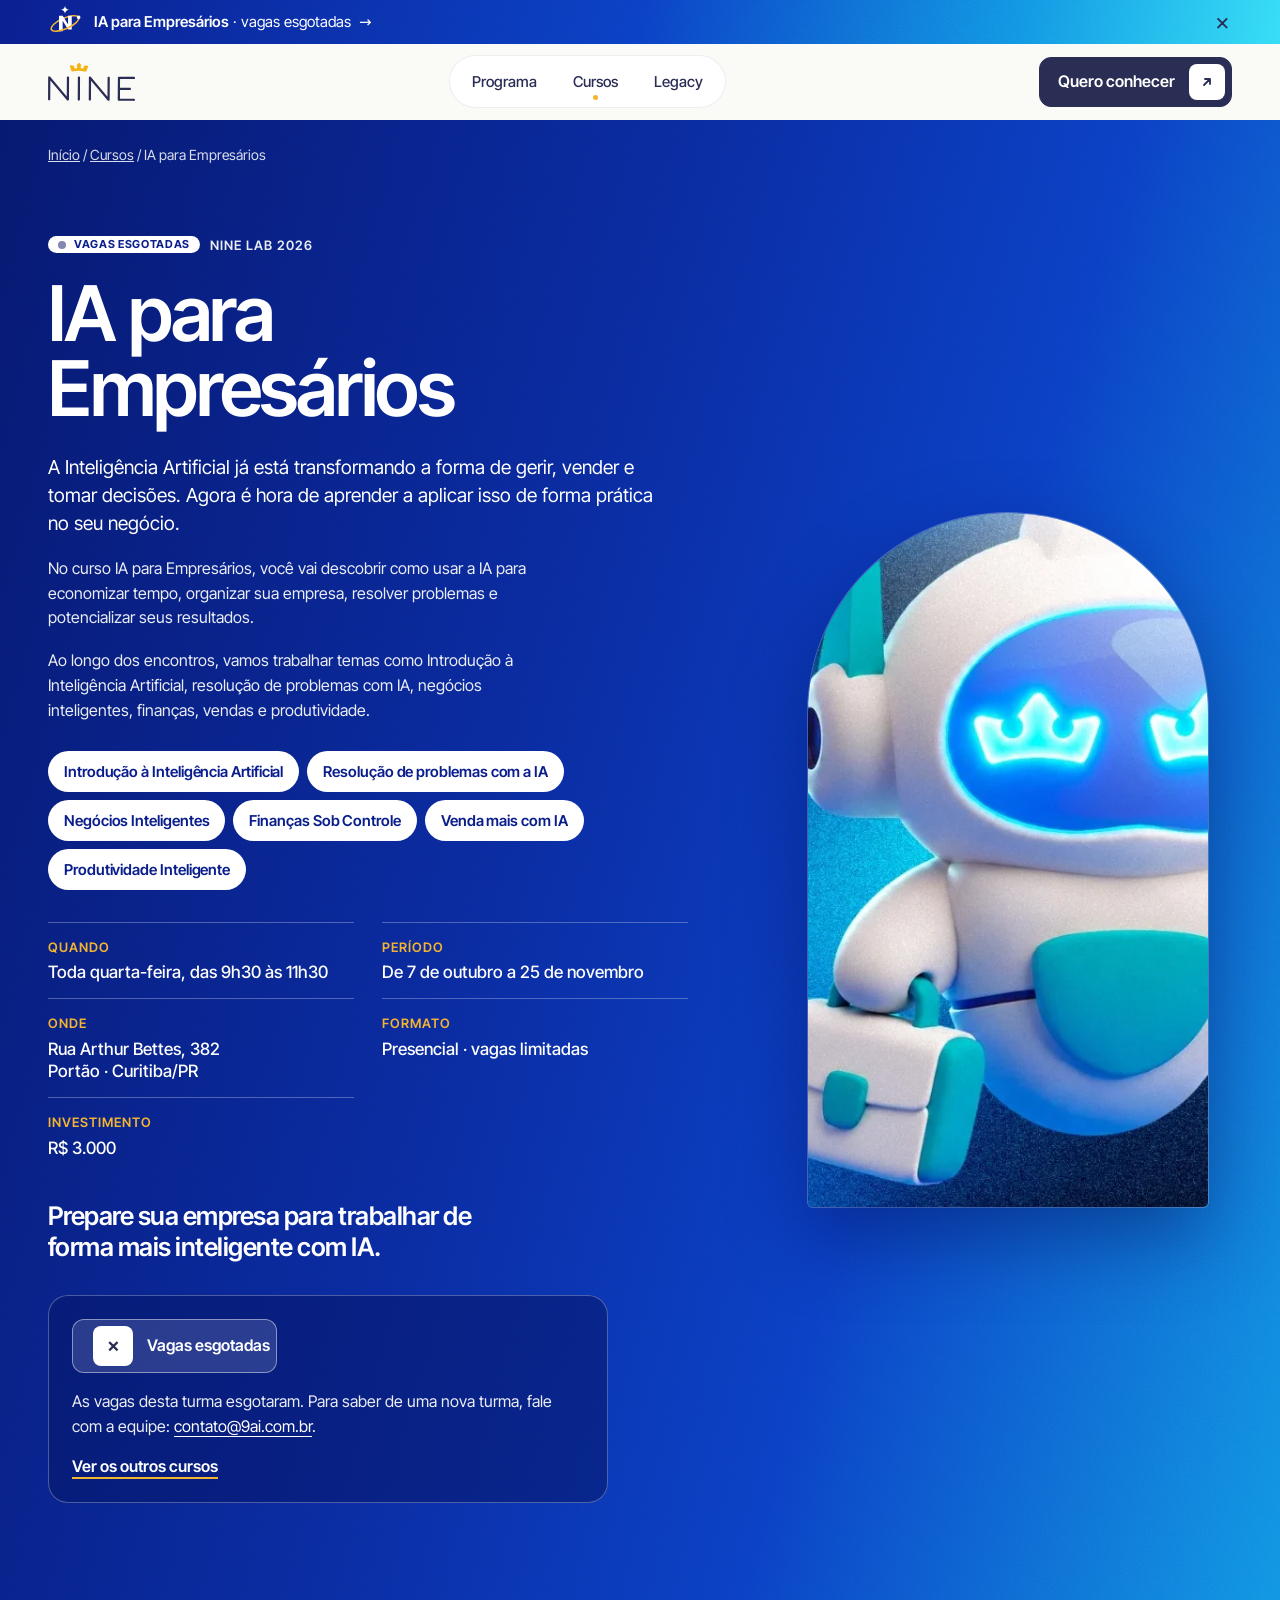
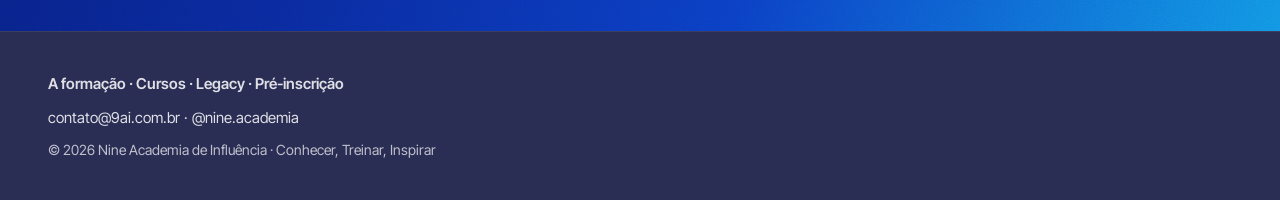
<file: cursos/ia-para-empresarios/index.html>
<!doctype html>
<html lang="pt-BR">
<head>
  <meta charset="utf-8">
  <meta name="viewport" content="width=device-width, initial-scale=1">
  <title>Curso IA para Empresários em Curitiba | Nine Lab 2026</title>
  <meta name="description" content="Curso presencial IA para Empresários, da Nine: como usar a Inteligência Artificial para economizar tempo, organizar a empresa e vender mais. Vagas esgotadas.">
  <link rel="canonical" href="https://9ai.com.br/cursos/ia-para-empresarios/">
  <meta property="og:type" content="website">
  <meta property="og:url" content="https://9ai.com.br/cursos/ia-para-empresarios/">
  <meta property="og:site_name" content="Nine Academia de Influência">
  <meta name="twitter:card" content="summary_large_image">
  <meta property="og:locale" content="pt_BR">
  <meta property="og:title" content="IA para Empresários | Nine Lab 2026">
  <meta property="og:description" content="Curso presencial IA para Empresários, da Nine: como usar a Inteligência Artificial para economizar tempo, organizar a empresa e vender mais. Vagas esgotadas.">
  <meta property="og:image" content="https://9ai.com.br/assets/og.jpg">
  <meta property="og:image:width" content="1200">
  <meta property="og:image:height" content="630">
  <meta property="og:image:alt" content="Turma da Nine Academia de Influência">
  <meta name="theme-color" content="#2A2D54">
  <link rel="icon" type="image/png" href="/assets/logo/crown.png">
  <link rel="preload" as="font" type="font/woff2" href="/assets/fonts/inter-tight-latin.woff2" crossorigin>
  <style id="css">:root{--navy:#2A2D54;--navy-90:#353862;--gold:#F4B431;--paper:#FAFAF7;--paper-2:#F2F2EE;--ink:#2A2D54;--ink-muted:#62667F;--line:rgba(42,45,84,.08);--green:#21CF8A;--coral:#FF4645;--violet:#8B3BEB;--blue:#1A2BFA;--lime:#BBEA00;--orange:#FF6A13;--ph:#DCDCE0;--ph-dark:#5E6175;--font:"Inter Tight",system-ui,-apple-system,"Segoe UI",sans-serif;--fs-mega:clamp(5rem,18vw,20rem);--fs-h1:clamp(2.75rem,6vw,5.5rem);--fs-h2:clamp(2rem,4vw,3.5rem);--fs-h3:clamp(1.25rem,2vw,1.75rem);--fs-body:clamp(1rem,1.1vw,1.125rem);--fs-label:.8125rem;--max:1440px;--gutter:24px;--margin:clamp(16px,4vw,48px);--r-card:24px;--r-btn:12px;--r-pill:999px;--r-arc:999px 999px 24px 24px;--space:clamp(96px,14vw,200px);--nav-h:76px}@font-face{font-family:"Inter Tight";font-style:normal;font-weight:400 700;font-display:swap;src:url("/assets/fonts/inter-tight-latin.woff2") format("woff2")}*,*::before,*::after{box-sizing:border-box}*{margin:0}html{scroll-behavior:smooth;scroll-padding-top:var(--nav-h);overflow-y:scroll;-webkit-text-size-adjust:100%}body{font-family:var(--font);font-size:var(--fs-body);line-height:1.55;color:var(--ink);background:var(--paper);-webkit-font-smoothing:antialiased;overflow-x:clip}img,video,svg{display:block;max-width:100%}ul,ol{list-style:none;padding:0}a{color:inherit}button,input,select,textarea{font:inherit;color:inherit}h1,h2,h3,h4{font-weight:600;letter-spacing:-0.03em;line-height:1;text-wrap:balance}h1{font-size:var(--fs-h1);line-height:.98}h2{font-size:var(--fs-h2);line-height:1.02}h3{font-size:var(--fs-h3);line-height:1.1;letter-spacing:-0.02em}p{text-wrap:pretty}[hidden]{display:none !important}:focus-visible{outline:2px solid var(--navy);outline-offset:3px;border-radius:4px}:focus:not(:focus-visible){outline:none}.aplicar :focus-visible,.footer :focus-visible,.menu :focus-visible,.cta-band :focus-visible{outline-color:var(--gold)}@media (prefers-reduced-motion:reduce){html{scroll-behavior:auto}*,*::before,*::after{transition-duration:.01ms !important;animation-duration:.01ms !important}}.sr-only{position:absolute;width:1px;height:1px;padding:0;margin:-1px;overflow:hidden;clip-path:inset(50%);white-space:nowrap;border:0}.a11y-bar a{position:absolute;left:16px;top:-100px;z-index:100;background:var(--navy);color:#fff;padding:12px 16px;border-radius:var(--r-btn)}.a11y-bar a:focus{top:16px}.noscript{padding:12px 16px;background:var(--navy);color:#fff;text-align:center}.crown{display:inline-block;aspect-ratio:214 / 101;background:url("/assets/logo/crown.png") center / contain no-repeat}.container{width:100%;max-width:var(--max);margin-inline:auto;padding-inline:var(--margin)}.grid-12{display:grid;grid-template-columns:repeat(12,minmax(0,1fr));column-gap:var(--gutter)}main{position:relative;z-index:1}.section{padding-block:calc(var(--space) / 2)}.section-head{margin-bottom:clamp(40px,6vw,80px)}.section-head h2{max-width:16ch}.hero,.section{position:relative;overflow-x:clip}.wm-mark{position:absolute;z-index:-1;pointer-events:none;user-select:none}.wm-mark--crown{opacity:.08}.wm-mark--nine::before{content:"NINE"}.wm-mark--nine{font-size:clamp(8rem,26vw,26rem);font-weight:700;letter-spacing:-0.05em;line-height:.8;color:var(--navy);opacity:.04;white-space:nowrap}@media (max-width:767px){.wm-mark--crown{max-width:120px}}.label{font-size:var(--fs-label);font-weight:600;letter-spacing:.08em;text-transform:uppercase;color:var(--ink-muted);line-height:1.3}.label + h1,.label + h2{margin-top:20px}.lead{font-size:clamp(1.0625rem,1.4vw,1.3125rem);line-height:1.5;color:var(--ink-muted)}.muted{color:var(--ink-muted)}.tbc{color:var(--ink-muted);font-size:.875rem;font-weight:500}.tbc--dark{color:rgba(255,255,255,.6)}.tbc-note{margin-top:16px;font-size:.875rem;color:var(--ink-muted)}.ph{position:relative;display:grid;place-items:center;overflow:hidden;aspect-ratio:var(--ar,auto);background:var(--ph);color:#6E7183;border-radius:var(--r-card);font-size:.75rem;font-weight:600;letter-spacing:.06em;text-transform:uppercase;text-align:center}.ph>span{padding:12px;max-width:26ch}.ph--dark{background:var(--ph-dark);color:rgba(255,255,255,.7)}.photo{position:relative;overflow:hidden;aspect-ratio:var(--ar,auto);background:var(--paper-2);border-radius:var(--r-card)}.photo img,.photo video{position:absolute;inset:0;width:100%;height:100%;object-fit:cover}html:has(dialog[open]){overflow:hidden}.btn{display:inline-flex;align-items:center;gap:14px;min-height:52px;padding:6px 6px 6px 20px;background:var(--navy);color:#fff;border:1px solid var(--navy);border-radius:var(--r-btn);font-weight:600;font-size:1rem;text-decoration:none;cursor:pointer;transition:background-color .2s,color .2s}.btn:hover{background:var(--navy-90)}.btn__icon{display:grid;place-items:center;width:40px;height:40px;border-radius:8px;background:#fff;color:var(--navy)}.btn__icon svg{width:16px;height:16px;fill:none;stroke:currentColor;stroke-width:1.8;stroke-linecap:round;stroke-linejoin:round}.btn--ghost{background:var(--gold);color:var(--navy);border-color:var(--gold);padding-right:20px}.btn--ghost:hover{background:#FEC34F;border-color:#FEC34F}.btn--light{background:#fff;color:var(--navy);border-color:#fff}.btn--light:hover{background:var(--paper-2)}.btn--light .btn__icon{background:var(--navy);color:#fff}.btn--gold{background:var(--gold);color:var(--navy);border-color:var(--gold)}.btn--gold:hover{background:#FEC34F}.btn--gold .btn__icon{background:var(--navy);color:var(--gold)}.btn:disabled{opacity:.5;cursor:not-allowed}.btn-row{display:flex;flex-wrap:wrap;gap:12px}.wm{display:inline-flex;align-items:flex-end;font-weight:700;letter-spacing:-0.02em;line-height:1}.wm__i{position:relative}.wm__i .crown{position:absolute;left:50%;bottom:100%;width:.5em;transform:translate(-50%,-.02em)}.top{position:fixed;inset:0 0 auto;z-index:50;transition:transform .45s cubic-bezier(.2,.7,.2,1)}.top.is-compact{transform:translateY(calc(var(--bar-h) * -1))}.top.is-hidden{transform:translateY(-100%)}.nav{height:var(--nav-h);display:flex;align-items:center;background:var(--paper);border-bottom:1px solid transparent;transition:background-color .3s,border-color .3s}.top.is-compact .nav{background:rgba(250,250,247,.72);backdrop-filter:blur(12px);-webkit-backdrop-filter:blur(12px);border-bottom:1px solid var(--line)}.nav__inner{display:flex;align-items:center;justify-content:space-between;gap:16px}.logo{display:block;line-height:0;text-decoration:none;color:var(--navy);border-radius:6px}.logo__svg{display:block;height:38px;width:auto}.nav__pill{position:relative;background:#fff;border:1px solid var(--line);border-radius:var(--r-pill);padding:4px}.nav__pill ul{display:flex}.nav__pill a{display:block;padding:10px 18px;border-radius:var(--r-pill);font-size:.9375rem;font-weight:500;text-decoration:none;color:var(--navy)}.nav__pill a:hover{background:var(--paper-2)}.nav__pill a{position:relative}.nav__pill a[aria-current]::after{content:"";position:absolute;left:50%;bottom:3px;width:5px;height:5px;margin-left:-2.5px;border-radius:50%;background:var(--gold)}.nav__cta{min-height:48px;padding-left:18px}.nav__cta .btn__icon{width:36px;height:36px}.nav__burger{display:none;width:48px;height:48px;border-radius:var(--r-btn);background:var(--navy);border:0;cursor:pointer;place-content:center;gap:6px}.nav__burger span[aria-hidden]{display:block;width:20px;height:2px;background:#fff;border-radius:2px}.menu{position:fixed;inset:0;z-index:60;background:var(--navy);color:#fff;display:flex;flex-direction:column;justify-content:center;padding:var(--margin)}.menu__close{position:absolute;top:14px;right:var(--margin);width:48px;height:48px;background:transparent;border:1px solid rgba(255,255,255,.25);border-radius:var(--r-btn);color:#fff;font-size:1.75rem;line-height:1;cursor:pointer}.menu a{display:block;padding:8px 0;font-size:clamp(2.25rem,10vw,3.5rem);font-weight:600;letter-spacing:-0.03em;text-decoration:none}.menu .menu__apply{color:var(--gold)}@media (max-width:1023px){.nav__pill,.nav__cta{display:none}.nav__burger{display:grid}}.hero{padding-top:calc(var(--bar-h) + var(--nav-h) + 8px)}.hero__card{position:relative;height:calc(88vh - var(--bar-h));min-height:520px;max-height:960px;border-radius:var(--r-card);overflow:hidden;isolation:isolate;color:#fff}.hero__media{position:absolute;inset:-12% 0 0;display:flex;background:var(--navy)}.hero__media video{flex:1 1 0;min-width:0;height:100%;object-fit:cover}.hero__media .hero__cel{display:none}@media (max-width:767px){.hero__media video{display:none}.hero__media .hero__cel{display:block}}.hero__card::after{content:"";position:absolute;inset:0;z-index:2;pointer-events:none;background:linear-gradient(to top,rgba(42,45,84,.94) 0%,rgba(42,45,84,.82) 24%,rgba(42,45,84,0) 58%)}.hero__wordmark{position:absolute;left:50%;top:46%;z-index:1;transform:translate(calc(-50% - .025em),-50%);font-size:clamp(6rem,50vw,48rem);font-weight:700;letter-spacing:-0.05em;line-height:.8;color:rgba(255,255,255,.7);white-space:nowrap;pointer-events:none}.hero__wordmark>span{display:block}.hero__wordmark>span::before{content:"NINE"}.hero__bar{position:absolute;inset:auto 0 0;z-index:3;display:flex;flex-wrap:wrap;align-items:end;justify-content:space-between;gap:24px 40px;padding:clamp(20px,3vw,40px)}.hero__what{max-width:34ch;font-size:clamp(1.125rem,1.7vw,1.5rem);font-weight:500;line-height:1.25;letter-spacing:-0.015em}.hero__what .label{display:block;margin-bottom:10px;color:#fff}.hero__go{display:flex;flex-wrap:wrap;align-items:center;gap:12px 24px}.hero__more{color:#fff;font-weight:600;text-underline-offset:5px;text-decoration-thickness:2px;text-decoration-color:var(--gold)}.hero__card :focus-visible{outline-color:var(--gold)}.hero__text{margin-top:clamp(40px,6vw,80px);row-gap:32px;align-items:end}.hero__head{grid-column:1 / span 7}.hero__side{grid-column:9 / span 4;display:grid;gap:28px}@media (max-width:1023px){.hero__head,.hero__side{grid-column:1 / -1}.hero__card{height:min(88svh,82vw)}}@media (max-width:767px){.hero__card{height:76svh;min-height:500px}.hero__card::after{background:linear-gradient(to top,rgba(42,45,84,.95) 0%,rgba(42,45,84,.86) 40%,rgba(42,45,84,0) 72%)}.hero__wordmark{top:30%}}.manifesto .grid-12{row-gap:32px}.manifesto__aside{grid-column:1 / span 3;display:grid;gap:32px;align-content:start}.manifesto__face{max-width:220px}.manifesto__text{grid-column:4 / -1;font-size:clamp(1.75rem,3.6vw,3.25rem);font-weight:500;line-height:1.12;letter-spacing:-0.025em;color:var(--navy)}@media (max-width:1023px){.manifesto__aside,.manifesto__text{grid-column:1 / -1}.manifesto__aside{grid-template-columns:auto 1fr;align-items:end;gap:16px}.manifesto__aside .label{order:2;padding-bottom:10px;border-bottom:1px solid var(--line-strong)}.manifesto__face{order:1;width:96px}}.zoom{position:relative;display:grid;grid-template-columns:repeat(3,1fr);grid-template-rows:repeat(3,1fr);gap:12px;height:calc(100svh - var(--nav-h) - 32px);min-height:560px;max-height:960px}.zoom__ring{display:contents}.zoom__item,.zoom__center{border-radius:16px}.zoom__item:nth-child(-n+3){grid-row:1}.zoom__item:nth-child(4){grid-area:2 / 1}.zoom__item:nth-child(5){grid-area:2 / 3}.zoom__item:nth-child(n+6){grid-row:3}.zoom__center{grid-area:2 / 2;position:relative;overflow:hidden;background:var(--navy);color:#fff;display:grid;place-items:center}.zoom__center video,.zoom__still{position:absolute;inset:0;width:100%;height:100%;object-fit:cover}.zoom__still{display:none}@media (max-width:1023px){.zoom__center video{display:none}.zoom__still{display:block}.zoom .zoom__center::after{background:linear-gradient(to bottom,rgba(42,45,84,.62),rgba(42,45,84,.5))}}.zoom__center::after{content:"";position:absolute;inset:0;background:rgba(42,45,84,.35)}.zoom__phrase{position:relative;z-index:1;font-size:clamp(1.25rem,2.6vw,2.5rem);font-weight:600;letter-spacing:-0.03em;line-height:1;padding:16px;text-align:center}@media (max-width:1023px){.zoom:not(.is-pinned){display:block;height:auto;min-height:0;max-height:none}.zoom:not(.is-pinned) .zoom__center{aspect-ratio:4 / 5;max-height:80vh;width:100%}.zoom:not(.is-pinned) .zoom__item{aspect-ratio:4 / 3}.zoom:not(.is-pinned) .zoom__phrase{font-size:var(--fs-h1)}.zoom:not(.is-pinned) .zoom__ring{display:flex;gap:12px;margin-top:12px;overflow-x:auto;scroll-snap-type:x mandatory;scrollbar-width:none;margin-inline:calc(var(--margin) * -1);padding-inline:var(--margin);scroll-padding-inline:var(--margin)}.zoom:not(.is-pinned) .zoom__item{flex:0 0 62%;scroll-snap-align:start}}.mural{margin-top:var(--space)}.mural__head{row-gap:16px;align-items:end;margin-bottom:32px}.mural__title{grid-column:1 / span 6;font-size:var(--fs-h2)}.mural__sub{grid-column:8 / -1}.chips{display:flex;flex-wrap:wrap;gap:8px;margin-bottom:32px}.chip{min-height:44px;padding:8px 18px;border-radius:var(--r-pill);background:#fff;border:1px solid var(--line-strong);color:var(--navy);font-size:.9375rem;font-weight:500;cursor:pointer;transition:background-color .2s,color .2s,border-color .2s}.chip:hover{border-color:var(--navy)}.chip[aria-pressed="true"]{background:var(--navy);border-color:var(--navy);color:#fff}.masonry{columns:4;column-gap:16px}.masonry li{break-inside:avoid;margin-bottom:16px}.masonry figure{position:relative}.mural__open{display:block;width:100%;padding:0;border:0;background:var(--paper-2);border-radius:16px;overflow:hidden;cursor:zoom-in}.mural__open img{width:100%;height:auto;transition:transform .6s cubic-bezier(.2,.7,.2,1)}.masonry figcaption{margin-top:8px;font-size:.875rem;color:var(--ink-muted)}@media (hover:hover) and (pointer:fine){.masonry figcaption{position:absolute;left:8px;right:8px;bottom:8px;margin:0;padding:8px 12px;border-radius:10px;background:rgba(42,45,84,.82);color:#fff;opacity:0;transform:translateY(8px);transition:opacity .3s,transform .3s;pointer-events:none}.masonry figure:hover figcaption,.masonry figure:focus-within figcaption{opacity:1;transform:none}.masonry figure:hover img{transform:scale(1.05)}}.mural__more{display:flex;justify-content:center;margin-top:32px}@media (max-width:1023px){.masonry{columns:3}.mural__title,.mural__sub{grid-column:1 / -1}}@media (max-width:767px){.masonry{columns:2;column-gap:12px}.masonry li{margin-bottom:12px}.chips{flex-wrap:nowrap;overflow-x:auto;margin-inline:calc(var(--margin) * -1);padding-inline:var(--margin);scrollbar-width:none}.chip{flex:none}}.reels{margin-top:var(--space)}.reels__track{display:flex;align-items:center;gap:16px;overflow-x:auto;scroll-snap-type:x mandatory;scrollbar-width:none;margin-inline:calc(var(--margin) * -1);padding:8px var(--margin)}.reels__track li{flex:0 0 clamp(180px,17vw,240px);scroll-snap-align:center}.reels__track li.is-active{flex-basis:clamp(220px,21vw,300px)}.reels__track li{position:relative}video{background-color:var(--navy);background-size:cover;background-position:center;background-repeat:no-repeat}.reel{display:block;width:100%;aspect-ratio:9 / 16;object-fit:cover;border-radius:20px}.reels__track li::after{content:"";position:absolute;inset:0;border-radius:20px;background:var(--navy);opacity:.5;pointer-events:none;transition:opacity .4s}.reels__track li.is-active::after{opacity:0}.reel__pick{position:absolute;inset:0;border:0;background:none;border-radius:20px;cursor:pointer}.reels__track li.is-active .reel__pick{display:none}.reel__sound{position:absolute;right:12px;bottom:12px;width:44px;height:44px;border-radius:50%;border:0;background:rgba(42,45,84,.82);color:#fff;cursor:pointer;display:grid;place-items:center}.reel__sound svg{width:20px;height:20px;fill:none;stroke:currentColor;stroke-width:1.8;stroke-linecap:round;stroke-linejoin:round}.reel__sound .on,.reel__sound[aria-pressed="true"] .off{display:none}.reel__sound[aria-pressed="true"] .on{display:block}.reels__track li:not(.is-active) .reel__sound{display:none}.reels__more{margin-top:32px;text-align:center;font-size:var(--fs-h3);font-weight:500;letter-spacing:-0.02em}.reels__more a{font-weight:700;text-decoration-color:var(--gold);text-decoration-thickness:3px;text-underline-offset:6px}@media (min-width:1024px){.reels__track{overflow:visible}.reels__track li{flex:1 1 0}.reels__track li.is-active{flex:1.3 1 0}}@media (max-width:767px){.reels__track li{flex-basis:64%}.reels__track li.is-active{flex-basis:64%}}.cta-band{position:relative;background:var(--navy);color:#fff;overflow:hidden;isolation:isolate}.cta-band__bg{position:absolute;inset:0;z-index:-1;width:100%;height:100%;object-fit:cover;opacity:.22}.cta-band__inner{display:flex;flex-wrap:wrap;align-items:end;justify-content:space-between;gap:32px;padding-block:clamp(96px,12vw,180px)}.cta-band h2{font-size:var(--fs-h1);max-width:14ch}.numeros .grid-12{row-gap:40px}.numeros__aside{grid-column:1 / span 4;display:flex;flex-direction:column;gap:24px}.numeros__aside h2{max-width:12ch}.numeros__face{max-width:280px}.numeros__foot{margin-top:auto;display:grid;gap:28px;justify-items:start}.numeros__cards{grid-column:6 / -1;display:grid;grid-template-columns:1fr 1fr;gap:16px}.stat{display:flex;flex-direction:column;min-height:clamp(240px,24vw,320px);padding:clamp(20px,2.4vw,32px);background:var(--paper-2);border-radius:var(--r-card)}.stat__label{padding-bottom:16px;border-bottom:1px solid var(--line);font-size:1.25rem;font-weight:500;color:var(--ink-muted);letter-spacing:-0.01em}.stat__num{font-variant-numeric:tabular-nums;margin-top:auto;font-size:clamp(4rem,8vw,7rem);font-weight:600;letter-spacing:-0.05em;line-height:.9}.stat__note{margin-top:12px;font-size:.9375rem;color:var(--ink-muted)}.stat__num [data-count]{display:inline-block;min-width:2ch}.stat--navy{background:var(--navy);color:#fff}.stat--navy .stat__label{color:var(--gold);border-color:rgba(255,255,255,.12)}.stat--navy .stat__note{color:rgba(255,255,255,.7)}@media (max-width:1023px){.numeros__aside,.numeros__cards{grid-column:1 / -1}.numeros__face{max-width:240px}}@media (max-width:479px){.numeros__cards{gap:10px}.stat{min-height:200px;padding:18px}.stat__label{font-size:1rem}.stat__note{font-size:.875rem}}.pilar{display:grid;grid-template-columns:repeat(12,minmax(0,1fr));column-gap:var(--gutter);row-gap:48px;align-items:center;padding-block:clamp(48px,7vw,100px);border-top:1px solid var(--line)}.pilar__text{grid-column:1 / span 6}.pilar__media{grid-column:8 / -1}.pilar__num{font-size:clamp(4rem,9vw,8rem);font-weight:600;letter-spacing:-0.05em;line-height:.85;color:var(--navy)}.pilar h3{margin-top:24px;font-size:var(--fs-h2);line-height:1.02;letter-spacing:-0.03em}.pilar__quote{margin-top:20px;font-size:var(--fs-h3);line-height:1.3;color:var(--ink-muted);max-width:30ch}.pilar__bar{display:block;width:64px;height:4px;margin-top:32px;border-radius:4px;background:var(--accent)}.pilar__items{margin-top:32px;display:grid;grid-template-columns:repeat(3,1fr);gap:12px}.pilar__items li{padding:20px;background:var(--paper-2);border-radius:16px;border-top:3px solid var(--accent)}.pilar__items h4{font-size:1.0625rem;letter-spacing:-0.01em;line-height:1.2}.pilar__items p{margin-top:8px;font-size:.9375rem;line-height:1.45;color:var(--ink-muted)}.pilar__media{position:relative;max-width:480px;width:100%;margin-inline:auto}.arc{aspect-ratio:3 / 5;border-radius:var(--r-arc);overflow:hidden;background:var(--paper-2)}.arc img{width:100%;height:100%;object-fit:cover}.brush{position:absolute;inset:0;overflow:visible;pointer-events:none}.brush path{fill:none;stroke:var(--gold);stroke-width:12;stroke-linecap:round;stroke-linejoin:round}@media (max-width:1199px){.pilar__items{grid-template-columns:1fr}}@media (max-width:1023px){.pilar__text,.pilar__media{grid-column:1 / -1}.pilar__media{order:-1}.pilar__media{max-width:400px;width:calc(100% - 24px);margin-inline:12px 0}}.faq .grid-12{row-gap:40px}.faq__head{grid-column:1 / span 4;display:grid;gap:20px;align-content:start}.faq__face{max-width:200px;margin-top:12px}.faq__list{grid-column:6 / -1;border-top:1px solid rgba(42,45,84,.14)}.faq details{border-bottom:1px solid rgba(42,45,84,.14);overflow:hidden}.faq summary{display:flex;justify-content:space-between;align-items:center;gap:24px;padding:24px 0;font-size:clamp(1.0625rem,1.5vw,1.375rem);font-weight:600;letter-spacing:-0.015em;line-height:1.25;cursor:pointer;list-style:none}.faq summary::-webkit-details-marker{display:none}.faq summary:focus-visible{outline-offset:-4px;border-radius:12px}.faq details[open] summary{padding-bottom:12px}.faq summary::after{content:"+";flex:none;display:grid;place-items:center;width:36px;height:36px;border-radius:50%;border:1px solid rgba(42,45,84,.2);font-weight:400;font-size:1.25rem}.faq details[open] summary::after{content:"−";background:var(--navy);color:#fff;border-color:var(--navy)}.faq details p{padding:0 48px 28px 0;line-height:1.6}@media (max-width:1023px){.faq__head,.faq__list{grid-column:1 / -1}.faq__face{display:none}}.aplicar{position:relative;z-index:1;background:var(--navy);color:#fff;padding-block:var(--space)}.aplicar .grid-12{row-gap:48px}.aplicar__head{grid-column:1 / span 5;align-self:start}.aplicar__crown{display:block;width:72px;margin-bottom:28px}.aplicar h2{font-size:var(--fs-h1);max-width:10ch}.aplicar .lead{margin-top:24px;color:rgba(255,255,255,.78);max-width:36ch}.aplicar .tbc{display:block;margin-top:12px}.footer{position:relative;z-index:1;background:var(--navy);color:#fff;overflow:hidden;border-top:1px solid rgba(255,255,255,.08)}.footer__cols{display:grid;grid-template-columns:1.2fr 1fr 1.4fr 1fr;gap:40px 32px;padding-top:72px}.footer__title{font-size:var(--fs-label);font-weight:600;letter-spacing:.08em;text-transform:uppercase;color:var(--gold);margin-bottom:16px}.footer li + li{margin-top:8px}.footer a{text-decoration:none;color:rgba(255,255,255,.85)}.footer a:hover{color:#fff;text-decoration:underline}.footer__copy{margin-top:64px;font-size:.875rem;color:rgba(255,255,255,.6)}.footer__wm{display:flex;justify-content:center;margin:72px 0 0;padding:0;line-height:0;color:#fff}.footer__wm svg{display:block;width:clamp(260px,56vw,820px);height:auto}@media (max-width:767px){.footer__wm svg{width:min(80vw,340px)}}@media (max-width:767px){.footer__cols{grid-template-columns:1fr 1fr}}html.lenis,html.lenis body{height:auto}html.lenis.lenis-smooth{scroll-behavior:auto !important}.lenis.lenis-smooth [data-lenis-prevent]{overscroll-behavior:contain}.lenis.lenis-stopped{overflow:clip}.pilares.is-pinned .pilares__stage{position:relative;height:100svh}.pilares.is-pinned .pilar{position:absolute;inset:0;border-top:0;padding-block:32px}.pilares.is-pinned .pilar__text{position:relative;padding-left:40px}.pilares.is-pinned .pilar__num{font-size:clamp(3.5rem,6vw,6rem)}.pilares.is-pinned .pilar h3{margin-top:16px}.pilares.is-pinned .pilar__bar{position:absolute;left:0;top:0;width:4px;height:100%;margin:0;background:var(--line);overflow:hidden}.pilares.is-pinned .pilar__bar::after{content:"";position:absolute;inset:0;background:var(--accent);transform:scaleY(var(--p,0));transform-origin:top}.pilares.is-pinned .pilar__items{grid-template-columns:repeat(3,1fr)}.pilares.is-pinned .pilar__items li{padding:16px}.pilares.is-pinned .pilar__media{max-width:min(440px,calc((100svh - 64px) * .6))}.cursor{position:fixed;left:0;top:0;z-index:95;pointer-events:none;width:72px;height:72px;margin:-36px 0 0 -36px;border-radius:50%;background:#fff;mix-blend-mode:difference;display:grid;place-items:center}.cursor span{font-size:.875rem;font-weight:600;color:#000;opacity:0}.lightbox{width:100%;height:100%;max-width:none;max-height:none;margin:0;padding:0;border:0;background:rgba(25,27,53,.96);color:#fff;overscroll-behavior:contain}.lightbox::backdrop{background:rgba(25,27,53,.6)}.lightbox[open]{display:grid;place-items:center}.lightbox__fig{display:grid;gap:12px;justify-items:center;padding:72px 16px 32px;touch-action:pan-y}.lightbox__fig img{max-width:min(92vw,1200px);max-height:78vh;width:auto;height:auto;border-radius:12px}.lightbox__fig figcaption{font-size:.9375rem;color:rgba(255,255,255,.8);text-align:center}.lightbox__btn{position:absolute;width:52px;height:52px;border-radius:50%;border:1px solid rgba(255,255,255,.25);background:rgba(255,255,255,.08);color:#fff;font-size:1.375rem;cursor:pointer}.lightbox__btn:hover{background:rgba(255,255,255,.16)}.lightbox__btn:focus-visible{outline:2px solid var(--gold);outline-offset:3px}.lightbox__close{top:16px;right:16px;font-size:1.75rem}.lightbox__prev,.lightbox__next{top:50%;transform:translateY(-50%)}.lightbox__prev{left:16px}.lightbox__next{right:16px}@media (max-width:767px){.lightbox__prev,.lightbox__next{top:auto;bottom:16px;transform:none}}.cta-float{position:fixed;right:24px;bottom:24px;z-index:40;display:inline-flex;align-items:center;gap:6px;min-height:52px;padding:12px 22px;background:var(--navy);color:#fff;border-radius:var(--r-pill);text-decoration:none;font-size:.9375rem;box-shadow:0 12px 32px rgba(42,45,84,.25),inset 0 0 0 1px rgba(255,255,255,.22);opacity:0;visibility:hidden;transform:translateY(16px);transition:opacity .3s,transform .3s,visibility .3s}.cta-float strong{color:var(--gold);font-weight:600}.cta-float span{color:rgba(255,255,255,.85)}.cta-float.is-on{opacity:1;visibility:visible;transform:none}.cta-float:focus-visible{outline-color:var(--gold)}@media (max-width:767px){.cta-float{left:0;right:0;bottom:0;justify-content:center;border-radius:0;padding-bottom:16px}}.zoom.is-pinned{height:100svh;max-height:none;padding-block:16px}.zoom.is-pinned::before{content:"";position:absolute;top:0;bottom:0;left:calc(50% - 50vw);right:calc(50% - 50vw);background:var(--navy);opacity:var(--bg,0);pointer-events:none}.zoom.is-pinned .zoom__center{grid-area:auto;position:absolute;top:0;bottom:0;left:50%;width:auto;aspect-ratio:9 / 16;transform:translateX(-50%);border-radius:0;background:none}.zoom.is-pinned .zoom__center::after{display:none}.zoom.is-pinned .zoom__center video{filter:brightness(.72)}.zoom.is-pinned .zoom__still{filter:brightness(.52) saturate(.95)}.zoom.is-pinned .zoom__center{overflow:visible}.zoom.is-pinned .zoom__phrase{position:absolute;top:0;bottom:0;left:50%;width:min(100vw,1200px);margin:0 0 0 calc(min(100vw,1200px) / -2);display:grid;align-content:center;font-size:clamp(3rem,min(10vw,14svh),12rem);letter-spacing:-0.05em;text-shadow:0 4px 40px rgba(42,45,84,.5)}:root{--bar-h:44px;--ia-a:#0A1E8C;--ia-b:#0B3FC4;--ia-c:#1296E3;--ia-d:#35DDF6;--on-navy:rgba(255,255,255,.82);--line-strong:rgba(42,45,84,.18);--p1:var(--gold);--p2:#8487B0;--p3:var(--navy);--tint-green:#FCEFD0;--tint-coral:#E7E8F1;--tint-violet:#D9DAE6;--violet-light:#D4D6E8}html.no-bar{--bar-h:0px}.acc-green{--accent:var(--p1);--tint:var(--tint-green)}.acc-coral{--accent:var(--p2);--tint:var(--tint-coral)}.acc-violet{--accent:var(--p3);--tint:var(--tint-violet)}.acc-gold{--accent:var(--gold)}.ar-45{--ar:4/5}.ar-11{--ar:1/1}.ar-43{--ar:4/3}.ar-169{--ar:16/9}.ar-34{--ar:3/4}.wm-a{bottom:-40px;right:2%;width:200px;transform:rotate(-12deg)}.wm-b{bottom:4%;left:6%;width:150px;transform:rotate(10deg)}.wm-c{top:0;right:-6vw;transform:rotate(3deg)}.wm-d{top:2%;right:-8vw;transform:rotate(-3deg)}.wm-e{top:6%;left:44%;width:160px;transform:rotate(12deg)}.wm-f{bottom:-2%;left:-5vw;transform:rotate(-4deg)}.wm-g{top:38%;left:34%;width:170px;transform:rotate(-8deg)}.section--navy{background:var(--navy);color:#fff;isolation:isolate}.section--navy .label{color:var(--gold)}.section--navy .lead{color:var(--on-navy)}.section--navy :focus-visible{outline-color:var(--gold)}.section--tint{background:var(--paper-2);isolation:isolate}.section-head--split{display:grid;grid-template-columns:repeat(12,minmax(0,1fr));column-gap:var(--gutter);row-gap:20px;align-items:end}.section-head--split>div{grid-column:1 / span 7}.section-head--split>.lead{grid-column:9 / -1}.section-head--split h2{max-width:15ch}@media (max-width:1023px){.section-head--split>div,.section-head--split>.lead{grid-column:1 / -1}}.textlink{font-weight:600;text-decoration-color:var(--gold);text-decoration-thickness:2px;text-underline-offset:5px}.textlink:hover{text-decoration-thickness:3px}.ia-bar{position:relative;height:var(--bar-h);overflow:hidden;isolation:isolate;color:#fff;background:linear-gradient(100deg,var(--ia-a) 0%,var(--ia-b) 50%,var(--ia-c) 80%,var(--ia-d) 100%)}.ia-bar::before{content:"";position:absolute;inset:0;z-index:-1;opacity:.22;mix-blend-mode:overlay;pointer-events:none;background:url("data:image/svg+xml,%3Csvg xmlns='http://www.w3.org/2000/svg' width='160' height='160'%3E%3Cfilter id='n'%3E%3CfeTurbulence type='fractalNoise' baseFrequency='.9' numOctaves='2' stitchTiles='stitch'/%3E%3C/filter%3E%3Crect width='160' height='160' filter='url(%23n)'/%3E%3C/svg%3E")}.ia-bar__inner{height:100%;display:flex;align-items:center;gap:4px}.ia-bar__link{flex:1;min-width:0;height:100%;display:flex;align-items:center;gap:12px;color:#fff;text-decoration:none;font-size:.9375rem}.ia-bar__link:focus-visible{outline-color:#fff;outline-offset:-3px}.ia-mark{flex:none;width:34px;height:34px;overflow:visible}.ia-mark .orbit{fill:none;stroke:var(--gold);stroke-width:2.2;stroke-linecap:round}.ia-mark .star{transform-box:fill-box;transform-origin:center;animation:ia-twinkle 3.2s ease-in-out infinite}@keyframes ia-twinkle{0%,100%{transform:scale(1);opacity:1}50%{transform:scale(.55) rotate(45deg);opacity:.7}}.ia-bar__text{min-width:0;white-space:nowrap;overflow:hidden;text-overflow:ellipsis}.ia-bar__text strong{font-weight:600}.ia-bar__link:hover .ia-bar__text strong{text-decoration:underline;text-underline-offset:4px}.ia-bar__go{display:inline-block;margin-left:4px;transition:transform .2s}.ia-bar__link:hover .ia-bar__go{transform:translateX(3px)}.ia-bar__close{flex:none;width:44px;height:44px;margin-right:-12px;border:0;background:none;color:var(--navy);font-size:1.5rem;line-height:1;cursor:pointer;border-radius:50%}.ia-bar__close:focus-visible{outline-offset:-6px}@media (max-width:899px){.ia-bar{background:linear-gradient(100deg,var(--ia-a) 0%,var(--ia-b) 62%,var(--ia-c) 88%,var(--ia-d) 100%)}.ia-bar__link{font-size:.875rem;gap:10px}}@media (max-width:479px){.ia-mark{width:30px;height:30px}}@media (max-width:359px){.ia-bar__extra{display:none}}.ficha{margin-top:clamp(40px,5vw,72px);display:grid;grid-template-columns:repeat(4,minmax(0,1fr));border-top:1px solid var(--line-strong)}.ficha>div{padding:20px 24px 0 0}.ficha>div + div{padding-left:24px;border-left:1px solid var(--line-strong)}.ficha dt{font-size:var(--fs-label);font-weight:600;letter-spacing:.08em;text-transform:uppercase;color:var(--ink-muted)}.ficha dd{margin:8px 0 0;font-size:clamp(1.0625rem,1.5vw,1.375rem);font-weight:600;letter-spacing:-0.02em;line-height:1.2}.ficha dd small{display:block;margin-top:4px;font-size:.9375rem;font-weight:400;letter-spacing:0;color:var(--ink-muted)}@media (max-width:899px){.ficha{grid-template-columns:1fr 1fr}.ficha>div{padding:18px 16px 18px 0}.ficha>div + div{padding-left:0;border-left:0}.ficha>div:nth-child(even){padding-left:16px;border-left:1px solid var(--line-strong)}.ficha>div:nth-child(n+3){border-top:1px solid var(--line-strong)}}.numeros__aside p.lead{max-width:44ch}.numeros__aside .btn{margin-top:4px}.pilares__lead{margin-top:20px;max-width:52ch}.grade__tabs{display:grid;grid-template-columns:repeat(3,minmax(0,1fr));gap:12px}.grade__tab{position:relative;display:grid;gap:6px;align-content:start;text-align:left;padding:24px 22px 22px;overflow:hidden;background:#fff;color:var(--navy);border:1px solid var(--line-strong);border-radius:20px;cursor:pointer;transition:background-color .25s,color .25s,border-color .25s}.grade__tab::before{content:"";position:absolute;left:22px;right:22px;top:0;height:4px;border-radius:0 0 4px 4px;background:var(--accent)}.grade__tab:hover{border-color:var(--navy)}.grade__n{font-size:var(--fs-label);font-weight:600;letter-spacing:.08em;text-transform:uppercase;color:var(--ink-muted)}.grade__name{font-size:var(--fs-h3);font-weight:600;letter-spacing:-0.02em;line-height:1.1}.grade__count{font-size:.9375rem;color:var(--ink-muted)}.grade__tab[aria-selected="true"]{background:var(--navy);border-color:var(--navy);color:#fff}.grade__tab[aria-selected="true"] :is(.grade__n,.grade__count){color:var(--on-navy)}.grade__panel{margin-top:12px;padding:clamp(24px,3.6vw,56px);background:#fff;border-radius:var(--r-card);box-shadow:inset 0 0 0 1px var(--line-strong)}.grade__panel.is-active{animation:grade-in .45s cubic-bezier(.2,.7,.2,1)}@keyframes grade-in{from{opacity:0;transform:translateY(12px)}}.grade__cols{display:grid;grid-template-columns:repeat(12,minmax(0,1fr));gap:40px var(--gutter)}.grade__block{grid-column:span 6}.grade__block--wide{grid-column:1 / -1}.grade__block--7{grid-column:span 7}.grade__block--5{grid-column:span 5}.grade__block>h3{font-size:clamp(1.25rem,1.8vw,1.5rem)}.grade__block>h3 small{margin-left:8px;font-size:.9375rem;font-weight:500;letter-spacing:0;color:var(--ink-muted)}.grade__block>p{margin-top:10px;color:var(--ink-muted);max-width:62ch}.mods{margin-top:20px;counter-reset:m;columns:2;column-gap:32px}.mods li{counter-increment:m;break-inside:avoid;display:flex;gap:14px;align-items:baseline;padding:11px 0;border-top:1px solid var(--line);font-weight:500;line-height:1.3}.mods li::before{content:counter(m,decimal-leading-zero);flex:none;font-size:.8125rem;font-weight:600;font-variant-numeric:tabular-nums;color:var(--ink-muted)}.mods--1{columns:1}.mods li small{display:block;margin-top:4px;font-size:.9375rem;font-weight:400;color:var(--ink-muted);line-height:1.45}.tags{margin-top:20px;display:flex;flex-wrap:wrap;gap:8px}.tags li{padding:8px 14px;border-radius:var(--r-pill);background:var(--tint,var(--paper-2));font-size:.9375rem;font-weight:500}.steps3{margin-top:20px;display:grid;grid-template-columns:repeat(3,minmax(0,1fr));gap:12px}.step{padding:20px;border-radius:16px;background:var(--paper-2);border-top:3px solid var(--accent)}.step__when{font-size:var(--fs-label);font-weight:600;letter-spacing:.08em;text-transform:uppercase;color:var(--ink-muted)}.step h4{margin-top:10px;font-size:1.1875rem;letter-spacing:-0.015em}.step p:not(.step__when){margin-top:8px;font-size:.9375rem;line-height:1.5;color:var(--ink-muted)}.areas{display:grid;grid-template-columns:repeat(2,minmax(0,1fr));gap:40px var(--gutter)}.areas__cat>h3{display:flex;align-items:center;gap:10px;font-size:var(--fs-label);font-weight:600;letter-spacing:.08em;text-transform:uppercase;color:var(--ink-muted)}.areas__cat>h3::before{content:"";width:10px;height:10px;border-radius:50%;background:var(--accent)}.area{margin-top:16px;padding-top:16px;border-top:1px solid var(--line)}.area h4{font-size:1.25rem;letter-spacing:-0.02em}.area p{margin-top:6px;font-size:.9375rem;line-height:1.5;color:var(--ink-muted)}.grade__cta{margin-top:40px;display:flex;flex-wrap:wrap;align-items:center;justify-content:space-between;gap:20px 32px;padding:clamp(20px,2.4vw,32px);border-radius:var(--r-card);background:var(--paper-2)}.grade__cta p{font-size:var(--fs-h3);font-weight:600;letter-spacing:-0.02em;line-height:1.15;max-width:26ch}@media (max-width:1023px){.grade__block,.grade__block--7,.grade__block--5{grid-column:1 / -1}.steps3{grid-template-columns:1fr}}@media (max-width:767px){.grade__tabs{grid-template-columns:1fr;gap:8px}.grade__tab{grid-template-columns:auto 1fr auto;align-items:baseline;gap:12px;padding:18px 18px 16px;border-radius:16px}.grade__tab::before{left:0;right:auto;top:0;bottom:0;width:4px;height:auto;border-radius:0}.grade__name{font-size:1.125rem}.grade__count{font-size:.875rem}.mods{columns:1}.areas{grid-template-columns:1fr}}.doors{display:flex;gap:10px;height:clamp(520px,46vw,640px)}.door{position:relative;flex:1 1 0;min-width:0;overflow:hidden;isolation:isolate;display:flex;flex-direction:column;padding:24px;color:#fff;background:var(--navy);border-radius:var(--r-card);cursor:pointer;outline-offset:3px;transition:flex-grow .7s cubic-bezier(.2,.7,.2,1),background-color .4s,color .3s}.door__img{position:absolute;z-index:-1;top:0;right:0;bottom:0;width:100%;border-radius:var(--r-card);background:var(--navy);transition:width .7s cubic-bezier(.2,.7,.2,1),top .7s,right .7s,bottom .7s,border-radius .7s}.door__img::after{content:"";position:absolute;inset:0;background:linear-gradient(to bottom,rgba(42,45,84,.92) 0%,rgba(42,45,84,.66) 26%,rgba(42,45,84,.66) 55%,rgba(42,45,84,.9) 100%);transition:opacity .5s}.door__when{display:flex;flex-wrap:wrap;gap:2px 10px;font-size:var(--fs-label);font-weight:600;letter-spacing:.08em;text-transform:uppercase}.door__when span{color:var(--gold)}.door h3{margin-top:auto;font-size:clamp(1.375rem,2vw,1.75rem);letter-spacing:-0.02em;white-space:nowrap;writing-mode:vertical-rl;transform:rotate(180deg)}.door__body{position:absolute;width:1px;height:1px;overflow:hidden;clip-path:inset(50%)}@media (min-width:1024px){.door.is-open{flex-grow:4.4;cursor:default;background:#fff;color:var(--navy);box-shadow:inset 0 0 0 1px var(--line-strong);padding:32px calc(42% + 32px) 32px 32px}.door.is-open .door__img{top:12px;right:12px;bottom:12px;width:42%;border-radius:16px}.door.is-open .door__img::after{opacity:0}.door.is-open .door__when{color:var(--ink-muted)}.door.is-open .door__when span{color:var(--navy)}.door.is-open h3{margin-top:auto;font-size:var(--fs-h2);line-height:1;letter-spacing:-0.03em;white-space:normal;writing-mode:horizontal-tb;transform:none}.door.is-open .door__body{position:static;width:auto;height:auto;overflow:visible;clip-path:none;margin-top:20px;display:grid;gap:20px;animation:door-in .6s .2s both cubic-bezier(.2,.7,.2,1)}.door__body p{max-width:40ch;color:var(--ink-muted);font-size:1.0625rem}.door__list{display:flex;flex-wrap:wrap;gap:8px}.door__list li{padding:7px 12px;border-radius:var(--r-pill);background:var(--paper-2);font-size:.875rem;font-weight:500}}@keyframes door-in{from{opacity:0;transform:translateY(16px)}}.doors__note{margin-top:24px;display:flex;flex-wrap:wrap;align-items:baseline;gap:6px 16px;font-size:.9375rem;color:var(--ink-muted)}@media (max-width:1023px){.doors{height:auto;overflow-x:auto;scroll-snap-type:x mandatory;scrollbar-width:none;margin-inline:calc(var(--margin) * -1);padding-inline:var(--margin);scroll-padding-inline:var(--margin);gap:12px}.door{flex:0 0 min(82%,360px);scroll-snap-align:start;padding:0 0 24px;background:#fff;color:var(--navy);box-shadow:inset 0 0 0 1px var(--line-strong);cursor:default}.door__img{position:relative;z-index:0;width:100%;aspect-ratio:4 / 5;border-radius:var(--r-card) var(--r-card) 0 0;order:-1}.door__img::after{display:none}.door__when{margin:20px 20px 0;color:var(--ink-muted)}.door__when span{color:var(--navy)}.door h3{margin:10px 20px 0;font-size:1.75rem;white-space:normal;writing-mode:horizontal-tb;transform:none}.door__body{position:static;width:auto;height:auto;overflow:visible;clip-path:none;margin:12px 20px 0;display:grid;gap:16px}.door__body p{color:var(--ink-muted)}.door__list{display:flex;flex-wrap:wrap;gap:6px}.door__list li{padding:6px 10px;border-radius:var(--r-pill);background:var(--paper-2);font-size:.8125rem;font-weight:500}}.ano{padding-block:0}.ano__stage{display:grid;grid-template-columns:repeat(12,minmax(0,1fr));column-gap:var(--gutter);row-gap:40px;align-items:center;padding-block:calc(var(--space) / 2)}.ano__side{grid-column:1 / span 4;display:grid;gap:28px;align-content:start}.ano__side h2{max-width:11ch}.ano__chart{grid-column:6 / -1}.ano__grid{--label:190px;position:relative;display:grid;grid-template-columns:var(--label) repeat(10,minmax(0,1fr));grid-template-rows:repeat(7,auto);row-gap:20px;align-items:center}.ano__months{display:grid;grid-template-columns:subgrid;grid-column:1 / -1;margin-bottom:10px}.ano__months button{position:relative;z-index:1;min-height:44px;padding:0;border:0;background:none;color:var(--on-navy);cursor:pointer;font-size:.8125rem;font-weight:600;letter-spacing:.06em;text-transform:uppercase;border-radius:10px;transition:color .25s}.ano__months button:first-child{grid-column:2}.ano__months button[aria-pressed="true"]{color:var(--navy)}.ano__months abbr{text-decoration:none}.ano__cursor{grid-column:2;grid-row:1 / -1;align-self:stretch;pointer-events:none;border-radius:12px;background:linear-gradient(to bottom,var(--gold) 0,var(--gold) 44px,rgba(244,180,49,.16) 44px,rgba(244,180,49,.04) 100%);transform:translateX(calc(var(--pos,0) * 100%));transition:transform .5s cubic-bezier(.2,.7,.2,1)}.ano.is-scrub .ano__cursor{transition:none}.track{display:grid;grid-template-columns:subgrid;grid-column:1 / -1;align-items:center;min-height:36px}.track__name{grid-column:1;padding-right:16px;font-weight:600;font-size:.9375rem;line-height:1.2;letter-spacing:-0.005em}.track__name small{display:block;font-size:.8125rem;font-weight:400;color:var(--on-navy)}.bar{position:relative;z-index:1;height:34px;border-radius:10px;overflow:hidden;background:rgba(255,255,255,.12);display:grid;place-items:center;font-size:.8125rem;font-weight:700;color:#17192E}.bar::before{content:"";position:absolute;inset:0;z-index:-1;background:var(--accent);transform:scaleX(var(--f,1));transform-origin:left}.ano__tracks{display:contents}.ano__months{grid-row:1}.track:nth-child(1){grid-row:2}.track:nth-child(2){grid-row:3}.track:nth-child(3){grid-row:4}.track:nth-child(4){grid-row:5}.track:nth-child(5){grid-row:6}.track:nth-child(6){grid-row:7}.ano .acc-violet{--accent:var(--violet-light)}.bar span{opacity:var(--f,1);font-size:.875rem}.dot{position:relative;z-index:1;justify-self:center;display:grid;justify-items:center;gap:6px;text-align:center;font-size:.75rem;font-weight:600;line-height:1.15;color:#fff}.dot::before{content:"";width:14px;height:14px;border-radius:50%;background:var(--gold);box-shadow:0 0 0 4px rgba(244,180,49,.22);opacity:calc(.3 + var(--f,1) * .7)}.dot--mark::before{border-radius:3px;transform:rotate(45deg);background:#fff;box-shadow:0 0 0 4px rgba(255,255,255,.2)}.track--dots{align-items:start;padding-top:8px}.track--dots .track__name{padding-top:0}.g-1-9{grid-column:2 / 11}.g-1-5{grid-column:2 / 7}.g-6{grid-column:7}.g-7-9{grid-column:8 / 11}.g-1{grid-column:2}.g-3{grid-column:4}.g-5{grid-column:6}.g-7{grid-column:8}.g-9{grid-column:10}.g-10{grid-column:11}.ano__note{margin-top:28px;padding-left:var(--label);font-size:.875rem;color:var(--on-navy)}.ano__panel{position:relative;min-height:15.5em}.mes h3{font-size:clamp(1.375rem,2.2vw,2rem);line-height:1.08;letter-spacing:-0.025em;max-width:16ch}.mes__nome{display:flex;align-items:baseline;gap:12px;margin-bottom:14px;font-size:var(--fs-label);font-weight:600;letter-spacing:.08em;text-transform:uppercase;color:var(--gold)}.mes__nome b{font-size:clamp(3rem,5vw,4.5rem);font-weight:600;letter-spacing:-0.05em;line-height:.85;color:#fff;text-transform:none}.mes ul{margin-top:18px;display:grid;gap:10px}.mes li{position:relative;padding-left:20px;color:var(--on-navy);line-height:1.4}.mes li::before{content:"";position:absolute;left:0;top:.55em;width:8px;height:8px;border-radius:50%;background:var(--accent,var(--gold))}.mes li strong{color:#fff;font-weight:600}.mes li.acc-violet{--accent:var(--violet-light)}.ano.is-live .mes{display:none}.ano.is-live .mes.is-on{display:block;animation:grade-in .4s cubic-bezier(.2,.7,.2,1)}.ano:not(.is-live) .ano__panel{display:grid;gap:32px}.ano.is-pinned .ano__stage{height:100svh;min-height:640px;padding-block:24px}@media (max-width:1199px){.ano__side{grid-column:1 / span 4}.ano__chart{grid-column:5 / -1}.ano__grid{--label:150px}.dot{font-size:0;gap:0}}@media (max-width:1023px){.ano__side{display:contents}.ano__side>*,.ano__chart{grid-column:1 / -1}.ano__side h2{max-width:none}.ano__chart{order:2}.ano__panel{order:3}.ano__grid{--label:0px;row-gap:6px}.track{min-height:0;row-gap:6px;margin-top:10px}.track__name{grid-column:1 / -1;padding:0}.track__name small{display:inline;margin-left:6px}.bar{height:22px;grid-row:2}.dot{grid-row:2}.ano__months button{font-size:.75rem;letter-spacing:.02em}.ano__note{padding-left:0}.ano__panel{min-height:0}}.semana__legend{margin-bottom:24px}.chip i{display:inline-block;width:10px;height:10px;margin-right:8px;border-radius:50%;background:var(--accent,var(--ink-muted))}.chip--culto i{background:none;box-shadow:inset 0 0 0 2px var(--ink-muted)}.week{display:grid;grid-template-columns:64px repeat(7,minmax(0,1fr));column-gap:8px;row-gap:6px;grid-template-rows:auto 66px 66px 18px 56px 108px 62px 62px;padding:clamp(16px,2vw,28px);background:#fff;border-radius:var(--r-card);box-shadow:inset 0 0 0 1px var(--line-strong)}.week__hours,.day{grid-row:1 / -1;display:grid;grid-template-rows:subgrid}.week__hours span{align-self:start;padding-top:6px;font-size:.8125rem;font-weight:600;font-variant-numeric:tabular-nums;color:var(--ink-muted)}.day>h3{grid-row:1;padding-bottom:10px;font-size:var(--fs-label);font-weight:600;letter-spacing:.08em;text-transform:uppercase;color:var(--ink-muted)}.day>h3 b{display:block;margin-top:2px;font-size:1.125rem;letter-spacing:-0.01em;text-transform:none;color:var(--navy)}.day ul{display:contents}.ev{display:grid;align-content:start;gap:2px;padding:10px 12px;border-radius:12px;background:var(--tint,var(--paper-2));border-left:4px solid var(--accent,var(--ink-muted));font-weight:600;font-size:.9375rem;line-height:1.2;letter-spacing:-0.005em;transition:opacity .3s}.ev__t{font-size:.75rem;font-weight:600;letter-spacing:.02em;color:#4A4F6B;font-variant-numeric:tabular-nums}.ev--culto{background:var(--paper);border-left:0;box-shadow:inset 0 0 0 1.5px var(--line-strong)}.r1{grid-row:2}.r2{grid-row:3}.r1-2{grid-row:2 / 4}.r3{grid-row:5}.r4{grid-row:6}.r3-4{grid-row:5 / 7}.r5{grid-row:7}.r6{grid-row:8}.h1{grid-row:2}.h2{grid-row:3}.h3{grid-row:5}.h4{grid-row:6}.h5{grid-row:7}.h6{grid-row:8}.semana[data-on="id"] .ev:not(.ev--id),.semana[data-on="hab"] .ev:not(.ev--hab),.semana[data-on="mundo"] .ev:not(.ev--mundo),.semana[data-on="culto"] .ev:not(.ev--culto){opacity:.22}.semana__sum{margin-top:24px;display:grid;grid-template-columns:repeat(3,minmax(0,1fr));gap:12px}.semana__sum li{padding:20px;border-radius:16px;background:var(--paper-2)}.section--tint .semana__sum li{background:#fff}.semana__sum h3{font-size:1.125rem;letter-spacing:-0.015em}.semana__sum p{margin-top:6px;font-size:.9375rem;color:var(--ink-muted)}@media (max-width:1099px){.week{display:grid;grid-template-columns:1fr 1fr;grid-template-rows:none;gap:12px;padding:0;background:none;box-shadow:none}.week__hours{display:none}.day{grid-row:auto;display:block;padding:16px;background:#fff;border-radius:16px;box-shadow:inset 0 0 0 1px var(--line-strong)}.day>h3{display:flex;align-items:baseline;gap:8px}.day>h3 b{order:-1;margin:0}.day ul{display:grid;gap:6px}.ev{grid-template-columns:6.2em 1fr;align-items:baseline;gap:8px}.ev__t{font-size:.8125rem}.semana__sum{grid-template-columns:1fr}}@media (max-width:599px){.week{grid-template-columns:1fr}}.certs .grid-12{row-gap:48px;align-items:start}.certs__head{grid-column:1 / span 5;display:grid;gap:24px;align-content:start}.certs__head h2{max-width:12ch}.certs__photo{max-width:340px;border-radius:var(--r-arc)}.certs__body{grid-column:7 / -1}.cert{display:grid;grid-template-columns:56px 1fr;gap:6px 20px;align-items:start;padding:28px 0;border-top:1px solid var(--line-strong)}.cert:last-child{border-bottom:1px solid var(--line-strong)}.cert__n{grid-row:span 2;display:grid;place-items:center;width:56px;height:56px;border-radius:50%;background:var(--navy);color:var(--gold);font-weight:600;font-size:1.125rem;letter-spacing:-0.02em}.cert h3{font-size:clamp(1.25rem,2vw,1.75rem)}.cert p{color:var(--ink-muted);max-width:52ch}.regra{margin-top:40px;display:grid;grid-template-columns:repeat(3,minmax(0,1fr));gap:12px}.regra li{padding:20px;border-radius:16px;background:var(--paper-2)}.regra b{display:block;font-size:clamp(1.75rem,3vw,2.5rem);font-weight:600;letter-spacing:-0.04em;line-height:1}.regra span{display:block;margin-top:8px;font-size:.9375rem;color:var(--ink-muted);line-height:1.4}.regra__note{margin-top:16px;font-size:.9375rem;color:var(--ink-muted)}@media (max-width:1023px){.certs__head,.certs__body{grid-column:1 / -1}.certs__photo{max-width:220px}}@media (max-width:599px){.regra{grid-template-columns:1fr}.cert{grid-template-columns:44px 1fr;gap:6px 14px}.cert__n{width:44px;height:44px;font-size:1rem}}.quotes{display:grid;grid-template-columns:repeat(3,minmax(0,1fr));gap:16px;align-items:stretch}.quote{display:flex;flex-direction:column;gap:32px;padding:clamp(24px,2.6vw,36px);border-radius:var(--r-card);background:#fff;box-shadow:inset 0 0 0 1px var(--line-strong)}.quote::before{content:"“";height:.5em;font-size:5rem;font-weight:700;line-height:1;color:var(--gold)}.quote blockquote{font-size:clamp(1.0625rem,1.3vw,1.1875rem);line-height:1.5}.quote footer{margin-top:auto;display:flex;align-items:center;gap:14px}.quote img{width:56px;height:56px;border-radius:50%;object-fit:cover}.quote cite{display:block;font-style:normal;font-weight:600;font-size:1.0625rem;letter-spacing:-0.01em}.quote footer span{font-size:.875rem;color:var(--ink-muted)}.quote--navy{background:var(--navy);color:#fff;box-shadow:none}.quote--navy footer span{color:var(--on-navy)}@media (max-width:1023px){.quotes{display:flex;overflow-x:auto;scroll-snap-type:x mandatory;scrollbar-width:none;margin-inline:calc(var(--margin) * -1);padding-inline:var(--margin);scroll-padding-inline:var(--margin)}.quote{flex:0 0 min(86%,420px);scroll-snap-align:start}}.places{display:grid;grid-template-columns:repeat(2,minmax(0,1fr));gap:16px}.place{display:grid;grid-template-columns:minmax(0,1fr) minmax(0,1fr);gap:24px;padding:12px;border-radius:var(--r-card);background:#fff;box-shadow:inset 0 0 0 1px var(--line-strong)}.place__img{border-radius:16px;min-height:260px}.place__text{padding:20px 20px 20px 0;display:flex;flex-direction:column;gap:12px}.place__text h3{font-size:clamp(1.25rem,1.8vw,1.625rem)}.place__text p{color:var(--ink-muted);font-size:.9375rem}.place address{margin-top:auto;padding-top:16px;border-top:1px solid var(--line);font-style:normal;font-size:.9375rem;line-height:1.45}@media (max-width:1199px){.place{grid-template-columns:1fr}.place__text{padding:8px 12px 16px}.place__img{min-height:0;aspect-ratio:16 / 10}}@media (max-width:767px){.places{grid-template-columns:1fr}}.faq details p{color:#3F4468;max-width:62ch}@media (max-width:767px){.faq details p{padding-right:0}}.faq details p + p{margin-top:-12px}.faq details a{color:var(--navy);font-weight:600;text-decoration-color:var(--gold);text-decoration-thickness:2px;text-underline-offset:4px}.porque{position:relative;z-index:1;background:var(--navy);color:#fff;padding-block:var(--space) 0;overflow:hidden}.porque .grid-12{align-items:center;row-gap:48px}.nove{grid-column:2 / span 4;position:relative;max-width:340px;width:100%;justify-self:center}.nove svg{overflow:visible;width:100%;height:auto}.nove path,.nove circle{fill:none;stroke-linecap:round;stroke-width:34}.nove .ring{stroke:var(--gold)}.nove .tail{stroke:#fff}.nove__tag{position:absolute;font-size:var(--fs-label);font-weight:600;letter-spacing:.08em;text-transform:uppercase;color:var(--on-navy)}.nove__tag--ceu{left:calc(100% - 12px);top:12%}.nove__tag--terra{left:-4px;bottom:-34px}.nove__tag::before{content:"";display:inline-block;vertical-align:middle;width:28px;height:1px;margin-right:10px;background:currentColor}.porque__text{grid-column:7 / -1;display:grid;gap:24px}.porque__text h2{max-width:14ch}.porque__text p{color:var(--on-navy);max-width:50ch;font-size:clamp(1.0625rem,1.3vw,1.25rem)}.porque blockquote{padding-left:20px;border-left:3px solid var(--gold);font-size:clamp(1.25rem,2vw,1.75rem);font-weight:500;line-height:1.25;letter-spacing:-0.02em;max-width:26ch}.porque blockquote cite{display:block;margin-top:10px;font-size:.9375rem;font-style:normal;font-weight:400;letter-spacing:0;color:var(--on-navy)}.porque :focus-visible{outline-color:var(--gold)}@media (max-width:1023px){.nove{grid-column:1 / -1;max-width:200px;justify-self:start;margin-bottom:24px}.nove__tag--ceu{top:14%}.porque__text{grid-column:1 / -1}}.aplicar{padding-block:var(--space)}.aplicar__contact{margin-top:40px;display:grid;gap:14px;padding-top:28px;border-top:1px solid rgba(255,255,255,.2)}.aplicar__contact dt{font-size:var(--fs-label);font-weight:600;letter-spacing:.08em;text-transform:uppercase;color:var(--gold)}.aplicar__contact dd{margin:4px 0 0}.aplicar__contact a{color:#fff;text-underline-offset:4px}.footer address{font-style:normal;color:rgba(255,255,255,.85);font-size:.9375rem;line-height:1.5}.footer address + address{margin-top:14px}.footer address b{display:block;color:#fff;font-weight:600}.footer__copy{color:rgba(255,255,255,.7)}@media (max-width:1023px){.footer__cols{grid-template-columns:1fr 1fr}}@media (max-width:599px){.footer__cols{grid-template-columns:1fr;gap:32px}}@media (prefers-reduced-motion:reduce){.ia-mark .star{animation:none}.door,.door__img,.ano__cursor{transition:none}}.no-bar .ia-bar{display:none}.btn--lg{min-height:60px;font-size:1.0625rem;margin-top:28px}.btn--lg .btn__icon{width:46px;height:46px}.aplicar__card{grid-column:7 / -1;align-self:start;padding:clamp(24px,3.2vw,44px);border-radius:var(--r-card);background:var(--navy-90);box-shadow:inset 0 0 0 1px rgba(255,255,255,.14)}.aplicar__card .label{color:var(--gold)}.passos{list-style:none;padding:0;margin:14px 0 0;counter-reset:p}.passos li{counter-increment:p;display:grid;grid-template-columns:32px 1fr;column-gap:16px;padding:18px 0;border-top:1px solid rgba(255,255,255,.18)}.passos li::before{content:counter(p);grid-row:span 2;display:grid;place-items:center;width:32px;height:32px;border-radius:50%;background:var(--gold);color:var(--navy);font-weight:700;font-size:.9375rem}.passos b{font-size:1.125rem;font-weight:600;letter-spacing:-0.015em;line-height:1.25}.passos span{margin-top:2px;font-size:.9375rem;color:var(--on-navy);line-height:1.45}.passos--claro li{border-top-color:var(--line-strong)}.passos--claro li:last-child{border-bottom:1px solid var(--line-strong)}.passos--claro li::before{background:var(--navy);color:var(--gold)}.passos--claro span{color:var(--muted)}@media (max-width:1023px){.aplicar__card{grid-column:1 / -1}}.fnav{padding-block:14px;border-bottom:1px solid var(--line);background:var(--paper)}.fnav__inner{display:flex;align-items:center;justify-content:space-between;gap:16px}.fnav__back{font-weight:600;font-size:.9375rem;text-decoration-color:var(--gold);text-decoration-thickness:2px;text-underline-offset:5px}.fform{position:relative;overflow-x:clip;padding-block:calc(var(--bar-h) + var(--nav-h) + clamp(28px,5vw,64px)) clamp(64px,9vw,120px)}.fform__grid{display:grid;grid-template-columns:repeat(12,minmax(0,1fr));column-gap:var(--gutter);row-gap:24px;align-items:start}.fform__intro{grid-column:1 / span 5;position:sticky;top:24px}.fform__intro h1{margin-top:16px;max-width:9ch}.fform__intro .lead{margin-top:20px;max-width:40ch}.fform__intro .passos{margin-top:28px}.fform__contato{margin-top:28px}.fform__contato dt{font-size:var(--fs-label);font-weight:600;letter-spacing:.08em;text-transform:uppercase;color:var(--muted)}.fform__contato dd{margin:6px 0 0}.fform__contato a,.fform__alt a{font-weight:600;text-decoration-color:var(--gold);text-decoration-thickness:2px;text-underline-offset:4px}.fform__card{position:relative;grid-column:7 / -1;overflow:hidden;border-radius:var(--r-card);background:#EEEEEE;box-shadow:inset 0 0 0 1px var(--line-strong)}.fform__loading{position:absolute;inset:56px 0 auto;text-align:center;font-weight:500;color:var(--muted)}.fform__frame{position:relative;display:block;width:100%;height:1320px;border:0}.fform__alt{grid-column:7 / -1;font-size:.9375rem;color:var(--muted)}.footer--min{padding-block:40px}.footer__min{display:grid;gap:10px;font-size:.9375rem;color:rgba(255,255,255,.85)}.footer__min .footer__copy{margin:0}@media (max-width:1023px){.fform__intro,.fform__card,.fform__alt{grid-column:1 / -1}.fform__intro{position:static}.fform__intro h1{max-width:none}}@media (max-width:599px){.fform__frame{height:1420px}}.ia{position:relative;isolation:isolate;overflow:hidden;color:#fff;padding-block:clamp(72px,10vw,150px);background:linear-gradient(105deg,#06176B 0%,#0A2A9E 42%,#0B3FC4 68%,#1296E3 100%)}.ia::before{content:"";position:absolute;inset:0;z-index:-1;opacity:.2;mix-blend-mode:overlay;pointer-events:none;background:url("data:image/svg+xml,%3Csvg xmlns='http://www.w3.org/2000/svg' width='160' height='160'%3E%3Cfilter id='n'%3E%3CfeTurbulence type='fractalNoise' baseFrequency='.9' numOctaves='2' stitchTiles='stitch'/%3E%3C/filter%3E%3Crect width='160' height='160' filter='url(%23n)'/%3E%3C/svg%3E")}.ia :focus-visible{outline-color:var(--gold)}.ia__grid{display:grid;grid-template-columns:minmax(0,1.2fr) minmax(0,.8fr);gap:clamp(32px,5vw,80px);align-items:center}.ia__tag{display:inline-flex;align-items:center;gap:10px;font-size:var(--fs-label);font-weight:600;letter-spacing:.08em;text-transform:uppercase}.ia__tag span{padding:3px 10px;border-radius:var(--r-pill);background:#fff;color:#0A1E8C;font-size:.6875rem;font-weight:700}.ia h2{margin-top:20px;font-size:var(--fs-h1);max-width:11ch}.ia__text>p{margin-top:18px;max-width:56ch;color:rgba(255,255,255,.92)}.ia__text>.ia__lead{margin-top:28px;font-size:clamp(1.125rem,1.5vw,1.375rem);line-height:1.45;color:#fff}.ia__topics{margin-top:28px;display:flex;flex-wrap:wrap;gap:8px}.ia__topics li{padding:9px 16px;border-radius:var(--r-pill);background:#fff;color:#0A1E8C;font-size:.9375rem;font-weight:600;letter-spacing:-0.005em}.ia__facts{margin-top:32px;display:grid;grid-template-columns:repeat(2,minmax(0,1fr));gap:0 28px;max-width:640px}.ia__facts>div{padding:14px 0;border-top:1px solid rgba(255,255,255,.28)}.ia__facts dt{font-size:var(--fs-label);font-weight:600;letter-spacing:.08em;text-transform:uppercase;color:var(--gold)}.ia__facts dd{margin:4px 0 0;font-size:1.0625rem;font-weight:500;line-height:1.35}.ia__facts small{display:block;margin-top:2px;font-size:.875rem;font-weight:400;color:rgba(255,255,255,.85)}.ia__text>.ia__close{margin-top:28px;max-width:30ch;font-size:var(--fs-h3);font-weight:600;letter-spacing:-0.02em;line-height:1.2;color:#fff}.ia .btn-row{margin-top:24px}.ia__text>.ia__help{margin-top:20px;font-size:.9375rem}.ia__help a{color:#fff;text-underline-offset:4px}.ia__media{max-width:400px;width:100%;margin-inline:auto;aspect-ratio:426 / 740;border-radius:var(--r-arc);overflow:hidden;box-shadow:0 30px 80px rgba(3,12,80,.45),0 0 0 1px rgba(255,255,255,.3)}.ia__media img{width:100%;height:100%;object-fit:cover}@media (max-width:899px){.ia{background:linear-gradient(172deg,#06176B 0%,#0A2A9E 55%,#0B3FC4 100%)}.ia__grid{grid-template-columns:1fr}.ia__media{max-width:300px;margin-inline:0}.ia__facts{grid-template-columns:1fr}}.equipe{overflow:hidden}.equipe__track{--meio:clamp(95px,8.5vw,120px);display:flex;gap:16px;padding:44px max(var(--margin),calc(50% - var(--meio))) 52px;overflow-x:auto;scroll-snap-type:x mandatory;scrollbar-width:none}.equipe__track::-webkit-scrollbar{display:none}.prof{flex:0 0 calc(var(--meio) * 2);scroll-snap-align:center;transform:scale(.92);transition:transform .5s cubic-bezier(.2,.7,.2,1)}.prof figure{position:relative;margin:0}.prof__ph{position:relative;display:grid;place-items:center;aspect-ratio:3 / 4;overflow:hidden;border-radius:22px;background:linear-gradient(160deg,var(--navy-90),var(--navy));transition:box-shadow .5s}.prof__mono{font-size:clamp(3.25rem,5vw,4.5rem);font-weight:600;letter-spacing:-0.05em;color:rgba(255,255,255,.55);transition:color .5s}.prof__ph img{width:100%;height:100%;object-fit:cover;filter:grayscale(1);transition:filter .5s}.prof figcaption{position:absolute;inset:auto 10px 10px;padding:10px 12px;border-radius:14px;background:rgba(42,45,84,.8);-webkit-backdrop-filter:blur(10px);backdrop-filter:blur(10px);border:1px solid rgba(255,255,255,.24);color:#fff;font-size:.9375rem;line-height:1.2}.prof figcaption b{font-weight:600;letter-spacing:-0.01em}.prof.is-center{transform:scale(1.07);z-index:1}.prof.is-center .prof__ph{box-shadow:0 26px 60px rgba(42,45,84,.3),0 0 0 3px var(--gold)}.prof.is-center .prof__mono{color:var(--gold)}.prof.is-center .prof__ph img{filter:none}@media (hover:hover){.prof:hover .prof__mono{color:var(--gold)}.prof:hover .prof__ph img{filter:none}}.equipe__nav{display:flex;justify-content:center;gap:12px}.equipe__btn{display:grid;place-items:center;width:52px;height:52px;border-radius:50%;border:1px solid var(--line-strong);background:#fff;color:var(--navy);font-size:1.25rem;cursor:pointer;transition:background-color .2s,color .2s,border-color .2s}.equipe__btn:hover{background:var(--navy);color:#fff;border-color:var(--navy)}@media (max-width:1023px){.zoom.is-pinned{gap:8px}.zoom.is-pinned .zoom__item,.zoom.is-pinned .zoom__center{border-radius:12px}}@media (prefers-reduced-motion:reduce){.prof,.prof__ph,.prof__mono,.prof__ph img{transition:none}}@media (max-width:1023px){.aplicar__head{grid-column:1 / -1}.aplicar h2{max-width:none}}.footer__links{font-weight:600}.tag{display:inline-flex;align-items:center;gap:8px;margin:0;padding:7px 13px;border-radius:var(--r-pill);font-size:.75rem;font-weight:700;letter-spacing:.06em;text-transform:uppercase;line-height:1}.tag i{flex:none;width:8px;height:8px;border-radius:50%;background:currentColor}.tag--aberto{background:var(--navy);color:var(--gold)}.tag--esgotado{background:#E7E8F1;color:var(--navy)}.tag--esgotado i{background:var(--p2)}.tag--comunidade{background:var(--gold);color:var(--navy)}.crumbs{font-size:.875rem;color:var(--ink-muted)}.crumbs a{color:inherit}.crumbs--claro{color:rgba(255,255,255,.85)}.textlink--claro{color:#fff}.btn--off{background:rgba(255,255,255,.14);color:#fff;border-color:rgba(255,255,255,.45);cursor:default}.btn--off .btn__icon{font-size:1.25rem;font-weight:600}.pghead{padding-block:calc(var(--bar-h) + var(--nav-h) + clamp(28px,4vw,64px)) clamp(24px,3vw,40px)}.pghead h1{margin-top:20px}.pghead .lead{margin-top:16px;max-width:48ch}.pghead .chips{margin:28px 0 0}.cursos{padding-bottom:clamp(72px,10vw,140px)}.cursos__grid{display:grid;grid-template-columns:repeat(3,minmax(0,1fr));gap:20px}.curso{display:flex;flex-direction:column;overflow:hidden;border-radius:var(--r-card);background:#fff;box-shadow:inset 0 0 0 1px var(--line-strong)}.curso__img{position:relative;aspect-ratio:4 / 3;background:var(--navy);overflow:hidden}.curso__img img{width:100%;height:100%;object-fit:cover}.curso__img--ia{background:linear-gradient(160deg,#0A2A9E,#1296E3)}.curso__img--ia img{object-position:center 20%}.curso__img--legacy{background:radial-gradient(ellipse at 50% 45%,#0F1C4D 0%,#04102E 70%)}.curso__img--legacy img{object-fit:contain;padding:20px 0 14px}.curso__img .tag{position:absolute;top:14px;left:14px;box-shadow:0 6px 20px rgba(0,0,0,.18)}.curso__body{display:flex;flex-direction:column;flex:1;padding:24px 24px 28px}.curso h2{font-size:1.75rem;letter-spacing:-0.03em;line-height:1.05}.curso__sub{margin-top:6px;font-size:var(--fs-label);font-weight:600;letter-spacing:.08em;text-transform:uppercase;color:var(--ink-muted)}.curso__desc{margin-top:16px;color:#3F4468}.curso__meta{margin-top:18px;display:flex;flex-wrap:wrap;gap:6px}.curso__meta li{padding:6px 12px;border-radius:var(--r-pill);background:var(--paper-2);font-size:.8125rem;font-weight:500}.curso__aviso{margin-top:16px;font-weight:600;color:var(--navy)}.curso__cta{margin-top:auto;padding-top:24px;display:flex;flex-wrap:wrap;align-items:center;gap:12px 20px}.cursos__vazio{margin-top:32px;font-weight:500;color:var(--ink-muted)}@media (max-width:1099px){.cursos__grid{grid-template-columns:repeat(2,minmax(0,1fr))}}@media (max-width:699px){.cursos__grid{grid-template-columns:1fr}}.ia--pagina{padding-top:calc(var(--bar-h) + var(--nav-h) + 24px)}.ia--pagina .container + .ia__grid{margin-top:clamp(28px,4vw,56px)}.ia h1{margin-top:20px;font-size:var(--fs-h1);max-width:11ch}.ia__tag{flex-wrap:wrap}.ia__esgotado{margin-top:32px;display:grid;gap:16px;justify-items:start;padding:24px;border-radius:20px;background:rgba(6,23,107,.55);box-shadow:inset 0 0 0 1px rgba(255,255,255,.28);max-width:560px}.ia__esgotado p{color:rgba(255,255,255,.92)}.ia__esgotado a:not(.textlink){color:#fff;text-underline-offset:4px}.lg-hero{position:relative;overflow:hidden;isolation:isolate;color:#fff;padding-block:calc(var(--bar-h) + var(--nav-h) + 24px) clamp(64px,8vw,120px);background:linear-gradient(160deg,#061030 0%,#0F1840 45%,var(--navy) 100%)}.lg-hero :focus-visible,.lg-contrib :focus-visible{outline-color:var(--gold)}.lg-hero__grid{display:grid;grid-template-columns:minmax(0,1.3fr) minmax(0,.7fr);gap:clamp(32px,6vw,96px);align-items:center;margin-top:clamp(24px,4vw,48px)}.lg-hero .tag{margin-top:8px}.lg-hero h1{margin-top:20px;font-size:clamp(4rem,11vw,9rem);letter-spacing:-0.04em;line-height:.9;color:var(--gold)}.lg-hero__sub{margin-top:24px;max-width:22ch;font-size:clamp(1.5rem,3vw,2.5rem);font-weight:600;letter-spacing:-0.025em;line-height:1.1}.lg-hero__lead{margin-top:20px;max-width:52ch;font-size:1.0625rem;color:rgba(255,255,255,.9)}.lg-hero__selo{margin-top:24px;display:flex;align-items:center;gap:12px;font-weight:600;color:var(--gold)}.lg-hero__selo .crown{width:36px;flex:none}.lg-hero .btn-row{margin-top:28px;align-items:center;gap:14px 24px}.lg-hero__media img{display:block;width:100%;max-width:440px;height:auto;margin-inline:auto;filter:drop-shadow(0 24px 50px rgba(0,0,0,.5)) drop-shadow(0 0 60px rgba(244,180,49,.22))}.lg-sobre .grid-12{row-gap:32px}.lg-sobre__head{grid-column:1 / span 5}.lg-sobre__head h2{margin-top:16px;max-width:14ch}.lg-sobre__body{grid-column:7 / -1;display:grid;gap:16px;font-size:1.125rem;max-width:62ch}.lg-sobre__fecho{font-size:var(--fs-h3);font-weight:600;letter-spacing:-0.02em}.lg-quote{margin:12px 0 0;display:flex;align-items:center;gap:20px;padding:24px 28px;border-radius:20px;background:var(--navy);color:#fff}.lg-quote .crown{width:52px;flex:none}.lg-quote p{font-size:1.375rem;font-weight:600;letter-spacing:-0.015em;line-height:1.25}.lgb__grid{display:grid;grid-template-columns:repeat(3,minmax(0,1fr));gap:16px}.lgb{display:flex;flex-direction:column;gap:10px;padding:28px 24px 26px;border-radius:20px;background:#fff;border-top:3px solid var(--gold);box-shadow:inset 0 0 0 1px var(--line-strong)}.lgb__n{font-size:.8125rem;font-weight:600;letter-spacing:.08em;color:var(--ink-muted)}.lgb h3{font-size:1.3125rem;letter-spacing:-0.02em}.lgb p{color:#3F4468;font-size:.9688rem}.lgb p.lgb__tags{margin-top:auto;padding-top:6px;font-weight:600;color:var(--navy);font-size:.9375rem}.lg-contrib{background:var(--navy);color:#fff;padding-block:clamp(72px,10vw,150px)}.lg-contrib__grid{display:grid;grid-template-columns:repeat(12,minmax(0,1fr));gap:40px var(--gutter);align-items:start}.lg-contrib__text{grid-column:1 / span 6;display:grid;gap:16px}.lg-contrib .label{color:var(--gold)}.lg-contrib h2{max-width:16ch}.lg-contrib__text p{color:var(--on-navy);max-width:52ch}.lg-preco{grid-column:8 / -1;padding:28px;border-radius:24px;background:var(--navy-90);box-shadow:inset 0 0 0 1px rgba(244,180,49,.55)}.lg-preco__nome{font-size:var(--fs-label);font-weight:600;letter-spacing:.08em;text-transform:uppercase;color:var(--gold)}.lg-preco__valor{margin-top:6px;font-size:clamp(4rem,7vw,6rem);font-weight:600;letter-spacing:-0.05em;line-height:1}.lg-preco__valor span{margin-right:6px;font-size:.4em;letter-spacing:0}.lg-preco__valor small{font-size:.3em;letter-spacing:0;font-weight:500;color:var(--on-navy)}.lg-preco__lbl{margin-top:20px;font-weight:600}.lg-preco__lista{margin-top:8px}.lg-preco__lista li{position:relative;padding:10px 0 10px 26px;border-top:1px solid rgba(255,255,255,.18)}.lg-preco__lista li::before{content:"";position:absolute;left:4px;top:1.05em;width:8px;height:8px;border-radius:50%;background:var(--gold)}.lg-contrib__nota{grid-column:1 / -1;display:flex;align-items:center;gap:18px;padding:22px 26px;border-radius:20px;box-shadow:inset 0 0 0 1px rgba(244,180,49,.55)}.lg-contrib__nota .crown{width:44px;flex:none}.lg-fecho__grid{display:grid;grid-template-columns:minmax(0,1.2fr) minmax(0,.8fr);gap:clamp(32px,6vw,80px);align-items:center}.lg-fecho h2{max-width:14ch}.lg-fecho__sub{margin-top:14px;font-size:var(--fs-h3);font-weight:600;letter-spacing:-0.02em}.lg-fecho__grid>div:first-child>p:not(.lg-fecho__sub){margin-top:16px;max-width:52ch}.lg-fecho__lista{margin-top:12px;display:grid;gap:4px;font-weight:600}.lg-fecho__legado{font-weight:600;color:var(--navy)}.lg-fecho__cta{padding:clamp(28px,4vw,44px);border-radius:var(--r-card);background:var(--navy);color:#fff}.lg-fecho__titulo{font-size:clamp(2.25rem,4vw,3.5rem);font-weight:600;letter-spacing:.02em;text-transform:uppercase;line-height:1;color:var(--gold)}.lg-fecho__cta>p:nth-child(2){margin-top:8px;font-size:1.125rem}.lg-fecho__nota{margin-top:22px;font-size:.9375rem;color:var(--on-navy)}.lg-fecho__nota a{color:#fff;text-underline-offset:4px}.lg-fecho__cta :focus-visible{outline-color:var(--gold)}@media (max-width:1023px){.lg-hero__grid,.lg-fecho__grid{grid-template-columns:1fr}.lg-hero__media{order:-1}.lg-hero__media img{max-width:240px;margin-inline:0}.lg-sobre__head,.lg-sobre__body,.lg-contrib__text,.lg-preco{grid-column:1 / -1}.lgb__grid{grid-template-columns:repeat(2,minmax(0,1fr))}}@media (max-width:599px){.lgb__grid{grid-template-columns:1fr}.lg-quote{flex-direction:column;align-items:flex-start}}.day-tabs,.ano__dica{display:none}.colapsa>summary{list-style:none}.colapsa>summary::-webkit-details-marker{display:none}@media (min-width:768px){.colapsa--lista>summary{display:none}.area.colapsa>summary{pointer-events:none}}.grade__short{display:none}@media (max-width:767px){.grade .section-head{margin-bottom:28px}.grade__tabs{grid-template-columns:repeat(3,minmax(0,1fr));gap:6px}.grade__tab{display:flex;flex-direction:column;align-items:center;gap:2px;padding:12px 4px 10px;text-align:center;border-radius:14px}.grade__tab::before{left:12px;right:12px;width:auto;height:3px;top:0;bottom:auto;border-radius:0 0 3px 3px}.grade__n{font-size:.6875rem;letter-spacing:.06em}.grade__name{position:absolute;width:1px;height:1px;overflow:hidden;clip-path:inset(50%);white-space:nowrap}.grade__short{display:block;font-size:1rem;font-weight:600;letter-spacing:-0.02em;line-height:1.2}.grade__count{font-size:.75rem}.grade__panel{margin-top:8px;padding:20px 18px 8px;border-radius:20px}.grade__cols{gap:28px}.grade__block>h3{display:flex;flex-wrap:wrap;align-items:baseline;gap:2px 8px}.grade__block>h3 small{margin-left:0}.grade__block>p{font-size:.9688rem}.colapsa--lista{margin-top:16px;border:1px solid var(--line-strong);border-radius:14px;background:var(--paper)}.colapsa--lista>summary{display:flex;align-items:center;justify-content:space-between;gap:12px;padding:14px 16px;min-height:52px;font-weight:600;cursor:pointer}.colapsa--lista>summary::after{content:"+";flex:none;display:grid;place-items:center;width:28px;height:28px;border-radius:50%;background:var(--gold);color:var(--navy);font-size:1.125rem;font-weight:500}.colapsa--lista[open]>summary::after{content:"−";background:var(--navy);color:#fff}.colapsa--lista .mods{margin:0;padding:0 16px 8px}.steps3{display:flex;gap:10px;overflow-x:auto;scroll-snap-type:x mandatory;scrollbar-width:none;margin-inline:-18px;padding:4px 18px 8px;scroll-padding-inline:18px}.steps3 .step{flex:0 0 82%;scroll-snap-align:center}.areas{gap:0}.areas__cat{padding:18px 0 6px;border-top:1px solid var(--line-strong)}.areas__cat:first-child{border-top:0;padding-top:4px}.area.colapsa{margin-top:10px;padding-top:0;border:1px solid var(--line-strong);border-radius:14px;background:var(--paper)}.area.colapsa>summary{display:flex;align-items:center;justify-content:space-between;gap:12px;padding:13px 16px;min-height:52px;cursor:pointer}.area.colapsa>summary::after{content:"+";flex:none;display:grid;place-items:center;width:28px;height:28px;border-radius:50%;background:var(--gold);color:var(--navy);font-size:1.125rem}.area.colapsa[open]>summary::after{content:"−";background:var(--navy);color:#fff}.area.colapsa>p{padding:0 16px 16px;margin-top:0}.grade__cta{margin-top:28px}}@media (max-width:1023px){.ano__side{display:contents}.ano__chart{display:contents}.ano__side>div:first-child{order:1}.ano__grid{order:2;grid-column:1 / -1;display:block}.ano__tracks,.ano__note,.ano__cursor{display:none}.ano__months{display:flex;gap:2px;justify-content:space-between;margin:0}.ano__months button{flex:1 1 0;min-width:0;min-height:44px;border-radius:12px;font-size:.75rem;letter-spacing:.02em;transition:background-color .25s,color .25s}.ano__months button:first-child{grid-column:auto}.ano__months button[aria-pressed="true"]{background:var(--gold);color:var(--navy)}.ano__dica{display:block;order:3;grid-column:1 / -1;margin-top:-24px;font-size:.875rem;color:var(--on-navy)}.ano__panel{order:4;grid-column:1 / -1;display:flex;gap:12px;overflow-x:auto;scroll-snap-type:x mandatory;scrollbar-width:none;min-height:0;margin-inline:calc(var(--margin) * -1);padding:4px var(--margin) 12px;scroll-padding-inline:var(--margin)}.ano.is-live .mes,.ano.is-live .mes.is-on{display:block;flex:0 0 min(86%,420px);scroll-snap-align:center;padding:22px 20px 24px;border-radius:20px;background:var(--navy-90);box-shadow:inset 0 0 0 1px rgba(255,255,255,.16);animation:none;transition:box-shadow .3s}.ano.is-live .mes.is-on{box-shadow:inset 0 0 0 2px var(--gold)}.mes h3{max-width:none;font-size:1.5rem}.ano__stage{row-gap:28px}}@media (max-width:1099px){.semana__legend{display:none}.day-tabs{display:flex;gap:6px;margin-bottom:14px}.day-tab{position:relative;flex:1 1 0;min-width:0;min-height:52px;padding:0;border-radius:14px;border:1px solid var(--line-strong);background:#fff;color:var(--navy);font:inherit;font-weight:600;font-size:.9375rem;cursor:pointer;transition:background-color .2s,color .2s}.day-tab[aria-pressed="true"]{background:var(--navy);border-color:var(--navy);color:#fff}.day-tab.is-today::after{content:"";position:absolute;left:50%;bottom:7px;width:5px;height:5px;margin-left:-2.5px;border-radius:50%;background:var(--gold)}.day-tab.is-today[aria-pressed="false"]::after{background:var(--navy)}.semana.is-days .week{grid-template-columns:1fr}.semana.is-days .day:not(.is-on){display:none}.semana.is-days .day.is-on{padding:18px 16px;animation:grade-in .35s cubic-bezier(.2,.7,.2,1)}.semana.is-days .ev{grid-template-columns:6.4em 1fr;padding:12px 14px}.semana.is-days .ev{grid-row:auto}.so-desktop{display:none}}@media (max-width:599px){.semana.is-days .day>h3 b{font-size:1.25rem}}@media (max-width:1023px){.ano__months{gap:0;border-bottom:1px solid rgba(255,255,255,.22)}.ano__months button{position:relative;border-radius:0;background:none;color:var(--on-navy);min-height:48px;transition:color .2s}.ano__months button::after{content:"";position:absolute;left:4px;right:4px;bottom:-1px;height:3px;background:var(--gold);transform:scaleX(0);transition:transform .3s cubic-bezier(.2,.7,.2,1)}.ano__months button[aria-pressed="true"]{background:none;color:var(--gold)}.ano__months button[aria-pressed="true"]::after{transform:none}.ano__panel{gap:28px}.ano.is-live .mes,.ano.is-live .mes.is-on{padding:22px 0 8px;border-radius:0;background:none;box-shadow:none;border-top:1px solid rgba(255,255,255,.28);opacity:.5;transition:opacity .3s,border-color .3s}.ano.is-live .mes.is-on{box-shadow:none;border-top:3px solid var(--gold);opacity:1}}.chips[data-cursos-filtro]{gap:28px;border-bottom:1px solid var(--line-strong)}.chips[data-cursos-filtro] .chip{position:relative;min-height:48px;padding:0;border:0;border-radius:0;background:none;color:var(--ink-muted);font-weight:600}.chips[data-cursos-filtro] .chip::after{content:"";position:absolute;left:0;right:0;bottom:-1px;height:3px;background:var(--navy);transform:scaleX(0);transform-origin:left;transition:transform .3s cubic-bezier(.2,.7,.2,1)}.chips[data-cursos-filtro] .chip:hover,.chips[data-cursos-filtro] .chip[aria-pressed="true"]{background:none;color:var(--navy)}.chips[data-cursos-filtro] .chip[aria-pressed="true"]::after{transform:none}.cursos__grid{column-gap:28px;row-gap:56px}.curso{overflow:visible;border-radius:0;background:none;box-shadow:none}.curso__img .tag{top:0;left:0;border-radius:0;box-shadow:none;padding:9px 12px}.curso__body{padding:22px 0 0;border-top:3px solid var(--navy)}.curso__meta{gap:0;margin-top:16px;padding-top:12px;border-top:1px solid var(--line-strong)}.curso__meta li{padding:0;border-radius:0;background:none;font-size:.9375rem;color:var(--ink-muted)}.curso__meta li + li::before{content:"·";margin:0 8px;color:var(--ink-muted)}.semana__sum{gap:0 28px}.semana__sum li,.section--tint .semana__sum li{padding:18px 0;border-radius:0;background:none;border-top:1px solid var(--line-strong)}@media (max-width:1099px){.day-tabs{gap:0;border-bottom:1px solid var(--line-strong)}.day-tab{min-height:48px;border:0;border-radius:0;background:none;color:var(--ink-muted)}.day-tab::before{content:"";position:absolute;left:4px;right:4px;bottom:-1px;height:3px;background:var(--navy);transform:scaleX(0);transition:transform .3s cubic-bezier(.2,.7,.2,1)}.day-tab[aria-pressed="true"]{background:none;color:var(--navy)}.day-tab[aria-pressed="true"]::before{transform:none}.day-tab.is-today::after,.day-tab.is-today[aria-pressed="false"]::after{bottom:8px;background:var(--gold)}.day{padding:0;border-radius:0;background:none;box-shadow:none}.semana.is-days .day.is-on{padding:6px 0 0}.day ul{gap:0}.semana.is-days .ev,.ev{padding:14px 0 14px 14px;border-radius:0;background:none;border-left:3px solid var(--accent,var(--ink-muted));border-bottom:1px solid var(--line-strong)}.ev--culto{box-shadow:none;border-left-color:var(--line-strong)}}.lg-hero{background:#0E1438}.lg-hero .tag{padding:0;border-radius:0;background:none;color:var(--gold);letter-spacing:.12em}.lg-hero .tag i{display:none}.lg-hero__media img{filter:none}.lg-quote{margin-top:20px;padding:22px 0;border-radius:0;background:none;color:var(--navy);border-top:3px solid var(--navy);border-bottom:1px solid var(--line-strong)}.lg-quote .crown{width:40px}.lgb__grid{gap:40px 32px}.lgb{gap:8px;padding:20px 0 0;border-radius:0;background:none;box-shadow:none;border-top:1px solid var(--line-strong)}.lgb__n{font-size:1rem;color:var(--navy);font-variant-numeric:tabular-nums}.lg-preco{padding:26px 0 0;border-radius:0;background:none;box-shadow:none;border-top:3px solid var(--gold)}.lg-contrib__nota{padding:22px 0;border-radius:0;box-shadow:none;border-top:1px solid rgba(255,255,255,.22);border-bottom:1px solid rgba(255,255,255,.22)}.lg-fecho__cta{border-radius:0}@media (max-width:1023px){.lg-hero__media img{margin-inline:auto}}.grade__tabs{gap:0;border-bottom:1px solid var(--line-strong)}.grade__tab{padding:18px 20px 20px 0;background:none;border:0;border-radius:0;overflow:visible;color:var(--ink-muted);transition:color .2s}.grade__tab::before{top:auto;bottom:-1px;left:0;right:20px;width:auto;height:3px;border-radius:0;transform:scaleX(0);transform-origin:left;transition:transform .35s cubic-bezier(.2,.7,.2,1)}.grade__tab:hover,.grade__tab[aria-selected="true"]{background:none;color:var(--navy)}.grade__tab[aria-selected="true"]::before{transform:none}.grade__tab[aria-selected="true"] :is(.grade__n,.grade__count){color:var(--ink-muted)}.grade__panel{margin-top:0;padding:clamp(28px,3vw,44px) 0 0;background:none;border-radius:0;box-shadow:none}.grade__cta{padding:24px 0 0;border-radius:0;background:none;border-top:1px solid var(--line-strong)}@media (max-width:767px){.grade__tabs{gap:0}.grade__tab{align-items:flex-start;padding:14px 8px 14px 0;text-align:left;border-radius:0}.grade__tab::before{top:auto;bottom:-1px;left:0;right:8px;height:3px;border-radius:0}.grade__panel{margin-top:0;padding:24px 0 0;border-radius:0}.colapsa--lista,.area.colapsa{border:0;border-top:1px solid var(--line-strong);border-bottom:1px solid var(--line-strong);border-radius:0;background:none}.colapsa--lista>summary,.area.colapsa>summary{padding-inline:0}.colapsa--lista>summary::after,.area.colapsa>summary::after,.colapsa--lista[open]>summary::after,.area.colapsa[open]>summary::after{width:auto;height:auto;border-radius:0;background:none;color:var(--navy);font-size:1.5rem;font-weight:400;line-height:1}.colapsa--lista .mods{padding-inline:0}.area.colapsa>p{padding-inline:0}}.pilar__items{gap:24px}.pilar__items li,.pilares.is-pinned .pilar__items li{padding:16px 0 0;background:none;border-radius:0;border-top:1px solid var(--line-strong)}</style>
  <script>try{sessionStorage.getItem("nine-ia")&&document.documentElement.classList.add("no-bar")}catch(e){}</script>
  <script src="/pagina.min.js" defer></script>
  <script src="/formulario.min.js" defer></script>
  <script type="application/ld+json">{"@context":"https://schema.org","@graph":[{"@type":"Course","name":"IA para Empresários | Nine Lab 2026","url":"https://9ai.com.br/cursos/ia-para-empresarios/","description":"Curso presencial da Nine para empresários: como usar a Inteligência Artificial para economizar tempo, organizar a empresa e vender mais.","provider":{"@type":"EducationalOrganization","@id":"https://9ai.com.br/#nine","name":"Nine Academia de Influência"},"inLanguage":"pt-BR","offers":{"@type":"Offer","price":"3000","priceCurrency":"BRL","category":"Paid","availability":"https://schema.org/SoldOut"},"hasCourseInstance":{"@type":"CourseInstance","courseMode":"Onsite","startDate":"2026-10-07","endDate":"2026-11-25","courseSchedule":{"@type":"Schedule","repeatFrequency":"P1W","byDay":"https://schema.org/Wednesday","startTime":"09:30","endTime":"11:30"},"location":{"@type":"Place","address":{"@type":"PostalAddress","streetAddress":"Rua Arthur Bettes, 382, Portão","addressLocality":"Curitiba","addressRegion":"PR","addressCountry":"BR"}}}},{"@type":"BreadcrumbList","itemListElement":[{"@type":"ListItem","position":1,"name":"Início","item":"https://9ai.com.br/"},{"@type":"ListItem","position":2,"name":"Cursos","item":"https://9ai.com.br/cursos/"},{"@type":"ListItem","position":3,"name":"IA para Empresários","item":"https://9ai.com.br/cursos/ia-para-empresarios/"}]}]}</script>
</head>
<body class="page-form">
  <svg width="0" height="0" class="sr-only" aria-hidden="true" focusable="false"><symbol id="nine-logo" viewBox="0 0 115.6 50.4"><path fill="currentColor" fill-rule="evenodd" d="M55.51,50h0c.82,0,1.49-.66,1.49-1.47l.14-25.06,22.02,26.14c.12.14.26.25.41.33.22.13.47.2.74.2h0c.82,0,1.49-.66,1.49-1.47l.16-29c0-.82-.66-1.49-1.47-1.49h0c-.82,0-1.49.66-1.49,1.47l-.14,24.99-21.95-26.05c-.24-.29-.59-.47-.94-.52-.09-.02-.18-.03-.28-.03h0c-.82,0-1.49.66-1.49,1.47l-.16,29c0,.82.66,1.49,1.47,1.49M40.88,49.92h0c.82,0,1.49-.66,1.49-1.47l.16-29c0-.82-.66-1.49-1.47-1.49h0c-.82,0-1.49.66-1.49,1.47l-.16,29c0,.82.66,1.49,1.47,1.49ZM93.99,50.21h0s19.94.11,19.94.11c.82,0,1.49-.66,1.49-1.47h0c0-.82-.66-1.49-1.47-1.49l-18.46-.1.06-11.54h.01s13,.07,13,.07c.82,0,1.49-.66,1.49-1.47h0c0-.82-.66-1.49-1.47-1.49l-13-.07h-.01s.06-11.54.06-11.54l18.46.1c.82,0,1.49-.66,1.49-1.47h0c0-.82-.66-1.49-1.47-1.49l-19.94-.11h0s-.04,0-.04,0h-.04s-.04,0-.04,0h-.04s0,0,0,0h-.04s-.04,0-.04,0h0s-.05,0-.07.01h0s-.04,0-.04,0h0s-.04,0-.04,0h0s-.04,0-.04,0h0s-.03.01-.03.01h0s-.03.01-.03.01h0s-.03.01-.03.01h0s-.07.03-.1.04h0s-.03.02-.03.02h0s-.03.02-.03.02h0s-.03.02-.03.02h0s-.03.02-.03.02h0s-.06.04-.09.06h0s-.03.02-.03.02h0s-.03.02-.03.02h0s-.03.02-.03.02h0s-.03.02-.03.02h0s-.03.02-.03.02l-.03.02h0s-.03.02-.03.02h0s-.03.02-.03.02l-.02.03h0s-.02.03-.02.03h0s-.02.03-.02.03l-.02.03h0s-.02.03-.02.03h0s-.02.03-.02.03h0s-.02.03-.02.03h0s-.02.03-.02.03h0s-.04.06-.06.09h0s-.02.03-.02.03h0s-.02.03-.02.03h0s-.02.03-.02.03h0s-.02.03-.02.03h0s-.03.07-.04.1h0s-.01.03-.01.03h0s-.01.03-.01.03h0s-.01.03-.01.03h0s0,.04,0,.04h0s0,.04,0,.04h0s0,.04,0,.04h0s0,.05-.01.07h0s0,.04,0,.04v.04s0,0,0,0v.04s0,.04,0,.04v.04s0,.04,0,.04h0s-.16,29-.16,29h0s0,.04,0,.04v.04s0,.04,0,.04v.04s0,0,0,0v.04s0,.04,0,.04h0s0,.04,0,.04h0s0,.04,0,.04h0s0,.04,0,.04h0s0,.04,0,.04h0s0,.04,0,.04h0s.01.04.01.04h0s.01.03.01.03h0s.01.03.01.03h0s.01.03.01.03h0s.01.03.01.03h0s.01.03.01.03h0s.02.03.02.03h0s.02.03.02.03h0s.02.03.02.03h0s.02.03.02.03l.02.03h0s.02.03.02.03h0s.02.03.02.03h0s.02.03.02.03h0s.02.03.02.03h0s.02.03.02.03h0s.02.03.02.03h0s.02.03.02.03l.02.03h0s.02.03.02.03l.02.03.03.02h0s.03.02.03.02l.03.02.03.02.03.02.03.02.03.02.03.02.03.02h0s.03.02.03.02h0s.03.02.03.02h0s.03.02.03.02l.03.02.03.02.03.02h.03s0,.01,0,.01h.03s0,.01,0,.01h.03s.03.03.03.03h.03s.03.02.03.02h.04s.04.02.04.02h.04s.04.02.04.02h0s.04,0,.04,0h.04s.04,0,.04,0h.04s.04,0,.04,0h.04s.04,0,.04,0ZM1.52,49.69h0c.82,0,1.49-.66,1.49-1.47l.14-25.06,22.02,26.14c.12.14.26.25.41.33.22.13.47.2.74.2h0c.82,0,1.49-.66,1.49-1.47l.16-29c0-.82-.66-1.49-1.47-1.49h0c-.82,0-1.49.66-1.49,1.47l-.14,24.99L2.92,18.28c-.24-.29-.59-.47-.94-.52-.09-.02-.18-.03-.28-.03h0c-.82,0-1.49.66-1.49,1.47L.05,48.2c0,.82.66,1.49,1.47,1.49Z"/><path fill="#F5B310" fill-rule="evenodd" d="M30.84,9.46l-1.61-4.43c-.42-1.13.31-2.22,1.67-1.96l4.26.82c-.28.36-.45.8-.45,1.29,0,1.17.93,2.12,2.1,2.13s2.12-.93,2.13-2.1c0-.82-.46-1.54-1.15-1.89l2.27-2.79h0c.25-.31.62-.51,1.04-.53h0s.04,0,.04,0h.04s0,0,0,0c.42.03.79.23,1.04.54h0s2.24,2.82,2.24,2.82c-.69.35-1.16,1.06-1.17,1.88,0,1.17.93,2.12,2.1,2.13s2.12-.93,2.13-2.1c0-.49-.16-.94-.44-1.3l4.27-.78c1.37-.25,2.08.85,1.65,1.98l-1.66,4.42c-.79,1.96-1.23,2.03-3.3,1.52-2.23-.55-4.57-.85-6.97-.88-2.4,0-4.73.28-6.98.8-2.08.49-2.52.41-3.29-1.55"/></symbol></svg>
  <nav class="a11y-bar" aria-label="Atalhos de acessibilidade">
    <ul>
      <li><a href="#conteudo" accesskey="1">Ir para o conteúdo [1]</a></li>
      <li><a href="#menu-principal" accesskey="2">Ir para o menu [2]</a></li>
      <li><a href="#rodape" accesskey="3">Ir para o rodapé [3]</a></li>
    </ul>
  </nav>
  <noscript><p class="noscript">Algumas animações dependem de JavaScript. Todo o conteúdo do site continua disponível sem ele.</p></noscript>

  <div class="top" data-top>
      <!-- Barra do curso de IA. Para trocar texto ou destino, edite só este bloco. -->
      <div class="ia-bar" role="region" aria-label="Novidade: curso de Inteligência Artificial" data-ia-bar>
        <div class="container ia-bar__inner">
          <a class="ia-bar__link" href="/cursos/">
            <svg class="ia-mark" viewBox="0 0 48 48" aria-hidden="true">
              <g transform="rotate(-24 24 26)"><path class="orbit" d="M3 26a21 7.5 0 0 1 42 0"/></g>
              <path fill="#fff" d="M15.5 37V15h5.2l7.6 12.2V15h5.2v19.5h-5.2l-7.6-12.2V37z"/>
              <g transform="rotate(-24 24 26)"><path class="orbit" d="M45 26a21 7.5 0 0 1-42 0"/><circle cx="45" cy="26" r="2.6" fill="#fff"/></g>
              <path class="star" fill="#fff" d="M24 1c.7 3.6 2 4.9 5.6 5.6-3.6.7-4.9 2-5.6 5.6-.7-3.6-2-4.9-5.6-5.6C22 5.900 23.300 4.600 24 1z"/>
            </svg>
            <span class="ia-bar__text"><strong>IA para Empresários</strong><span class="ia-bar__extra"> · vagas esgotadas</span> <span class="ia-bar__go" aria-hidden="true">→</span></span>
          </a>
          <button class="ia-bar__close" type="button" aria-label="Fechar aviso do curso de IA" data-ia-close>×</button>
        </div>
      </div>
  
      <header class="nav">
        <div class="container nav__inner">
          <a class="logo" href="/" aria-label="Nine Academia de Influência, início">
            <svg class="logo__svg" viewBox="0 0 115.6 50.4" aria-hidden="true" focusable="false"><use href="#nine-logo"/></svg>
          </a>
  
          <nav class="nav__pill" id="menu-principal" aria-label="Principal">
            <ul>
              <li><a href="/#programa">Programa</a></li>
              <li><a href="/cursos/" aria-current="page">Cursos</a></li>
              <li><a href="/legacy/" class="nav__legacy">Legacy</a></li>
            </ul>
          </nav>
  
          <a class="btn nav__cta" data-magnetic href="/pre-inscricao/">Quero conhecer <span class="btn__icon" aria-hidden="true"><svg viewBox="0 0 16 16"><path d="M5 11L11 5M6 5h5v5"/></svg></span></a>
  
          <button class="nav__burger" type="button" aria-expanded="false" aria-controls="menu-mobile" data-menu-toggle>
            <span class="sr-only">Abrir menu</span><span aria-hidden="true"></span><span aria-hidden="true"></span>
          </button>
        </div>
      </header>
    </div>
  
    <div class="menu" id="menu-mobile" hidden data-menu>
      <button class="menu__close" type="button" data-menu-toggle><span class="sr-only">Fechar menu</span>×</button>
      <nav aria-label="Menu mobile">
        <ul>
          <li><a href="/#programa">Programa</a></li>
          <li><a href="/cursos/" aria-current="page">Cursos</a></li>
          <li><a href="/legacy/">Legacy</a></li>
          <li><a href="/pre-inscricao/" class="menu__apply">Quero conhecer →</a></li>
        </ul>
      </nav>
    </div>

  <main id="conteudo">
    <section class="ia ia--pagina" aria-labelledby="ia-title">
      <div class="container">
        <p class="crumbs crumbs--claro"><a href="/">Início</a> <span aria-hidden="true">/</span> <a href="/cursos/">Cursos</a> <span aria-hidden="true">/</span> IA para Empresários</p>
      </div>
      <div class="container ia__grid">
        <div class="ia__text">
          <p class="ia__tag"><span class="tag tag--esgotado"><i aria-hidden="true"></i>Vagas esgotadas</span> Nine Lab 2026</p>
          <h1 id="ia-title">IA para Empresários</h1>
          <p class="ia__lead">A Inteligência Artificial já está transformando a forma de gerir, vender e tomar decisões. Agora é hora de aprender a aplicar isso de forma prática no seu negócio.</p>
          <p>No curso IA para Empresários, você vai descobrir como usar a IA para economizar tempo, organizar sua empresa, resolver problemas e potencializar seus resultados.</p>
          <p>Ao longo dos encontros, vamos trabalhar temas como Introdução à Inteligência Artificial, resolução de problemas com IA, negócios inteligentes, finanças, vendas e produtividade.</p>
          <ul class="ia__topics" aria-label="Conteúdo do curso">
            <li>Introdução à Inteligência Artificial</li><li>Resolução de problemas com a IA</li><li>Negócios Inteligentes</li><li>Finanças Sob Controle</li><li>Venda mais com IA</li><li>Produtividade Inteligente</li>
          </ul>
          <dl class="ia__facts">
            <div><dt>Quando</dt><dd>Toda quarta-feira, das 9h30 às 11h30</dd></div>
            <div><dt>Período</dt><dd>De 7 de outubro a 25 de novembro</dd></div>
            <div><dt>Onde</dt><dd>Rua Arthur Bettes, 382<br>Portão · Curitiba/PR</dd></div>
            <div><dt>Formato</dt><dd>Presencial · vagas limitadas</dd></div>
            <div><dt>Investimento</dt><dd>R$ 3.000</dd></div>
          </dl>
          <p class="ia__close">Prepare sua empresa para trabalhar de forma mais inteligente com IA.</p>
          <div class="ia__esgotado">
            <span class="btn btn--off" role="note"><span class="btn__icon" aria-hidden="true">×</span> Vagas esgotadas</span>
            <p>As vagas desta turma esgotaram. Para saber de uma nova turma, fale com a equipe: <a href="mailto:contato@9ai.com.br">contato@9ai.com.br</a>.</p>
            <a class="textlink textlink--claro" href="/cursos/">Ver os outros cursos</a>
          </div>
        </div>
        <div class="ia__media">
          <img src="/assets/img/curso/ia-robo.webp" width="426" height="740" alt="Robô branco e azul, com coroas brilhando nos olhos, segurando uma maleta" decoding="async">
        </div>
      </div>
    </section>
  </main>

  <footer class="footer footer--min" id="rodape">
    <div class="container footer__min">
      <p class="footer__links"><a href="/">A formação</a> · <a href="/cursos/">Cursos</a> · <a href="/legacy/">Legacy</a> · <a href="/pre-inscricao/">Pré-inscrição</a></p>
      <p><a href="mailto:contato@9ai.com.br">contato@9ai.com.br</a> · <a href="https://www.instagram.com/nine.academia/">@nine.academia</a></p>
      <p class="footer__copy">© <span data-year></span> Nine Academia de Influência · Conhecer, Treinar, Inspirar</p>
    </div>
  </footer>
</body>
</html>
</file>
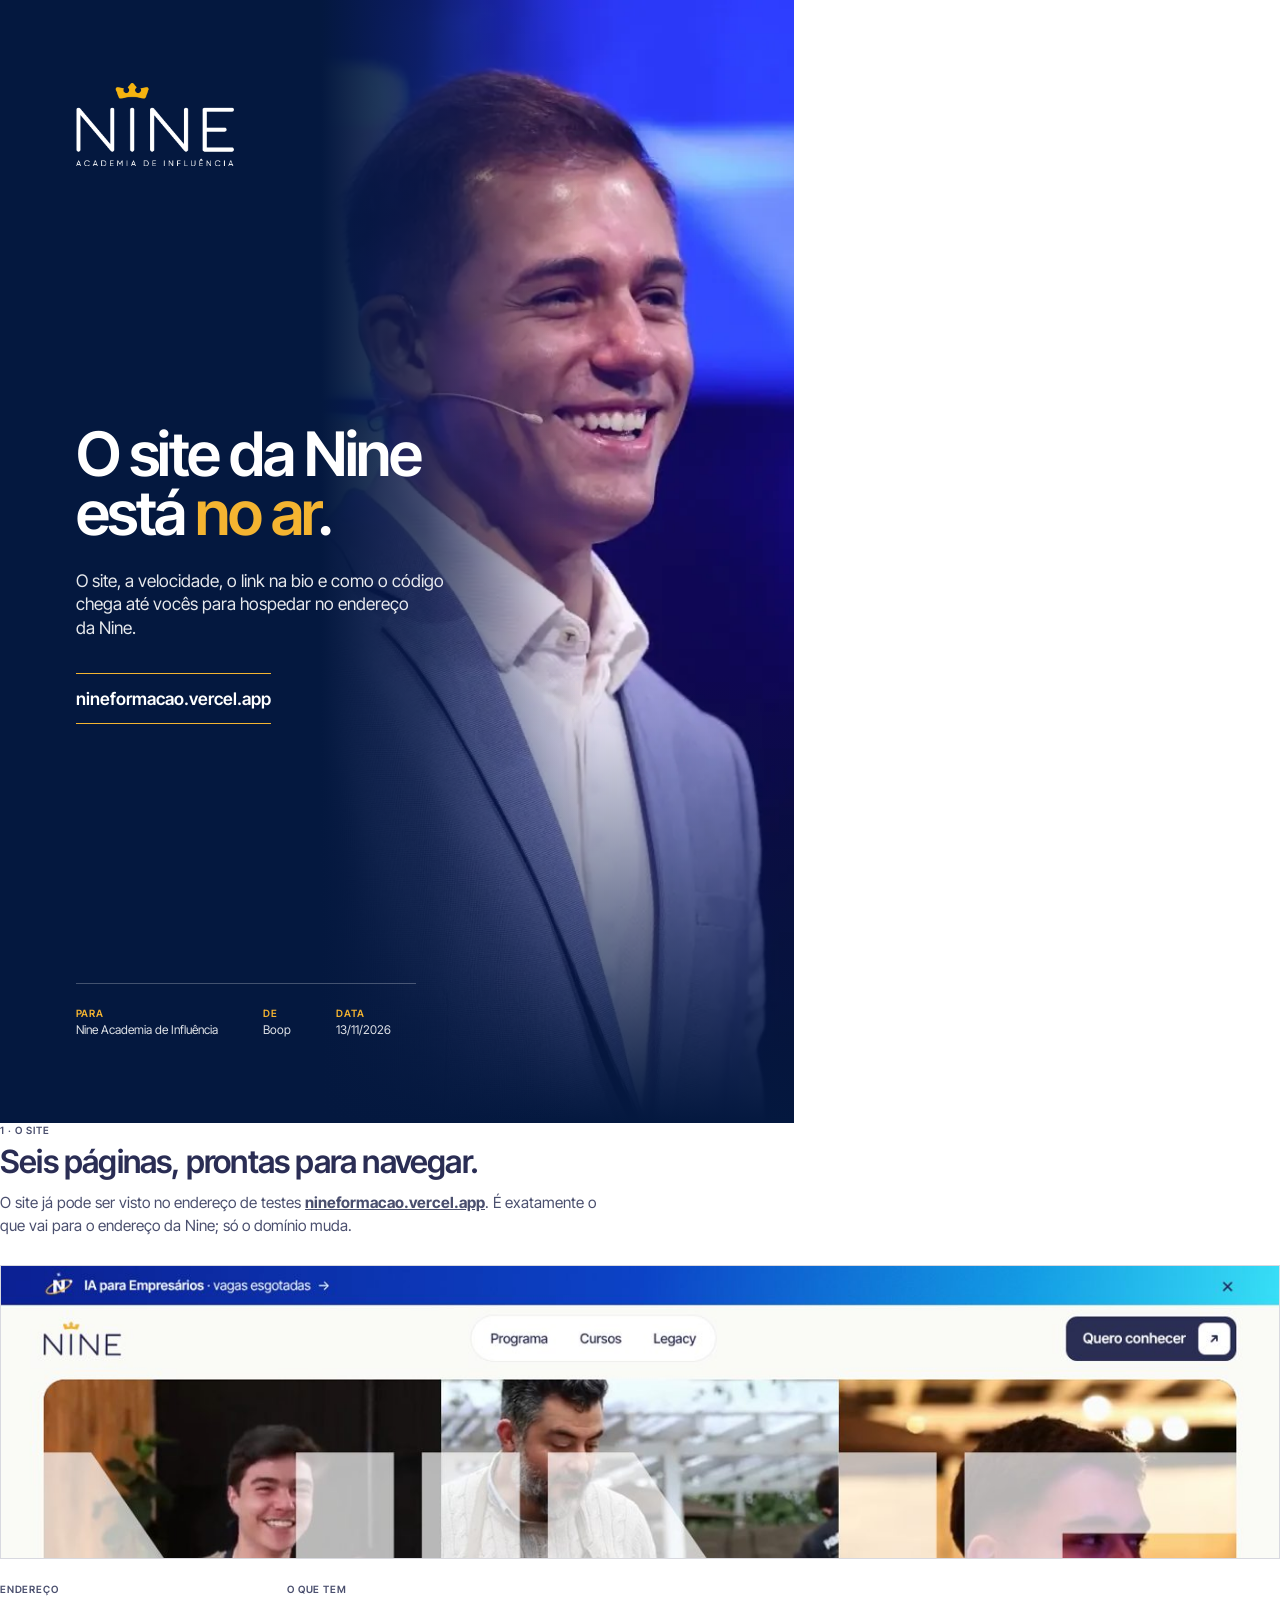
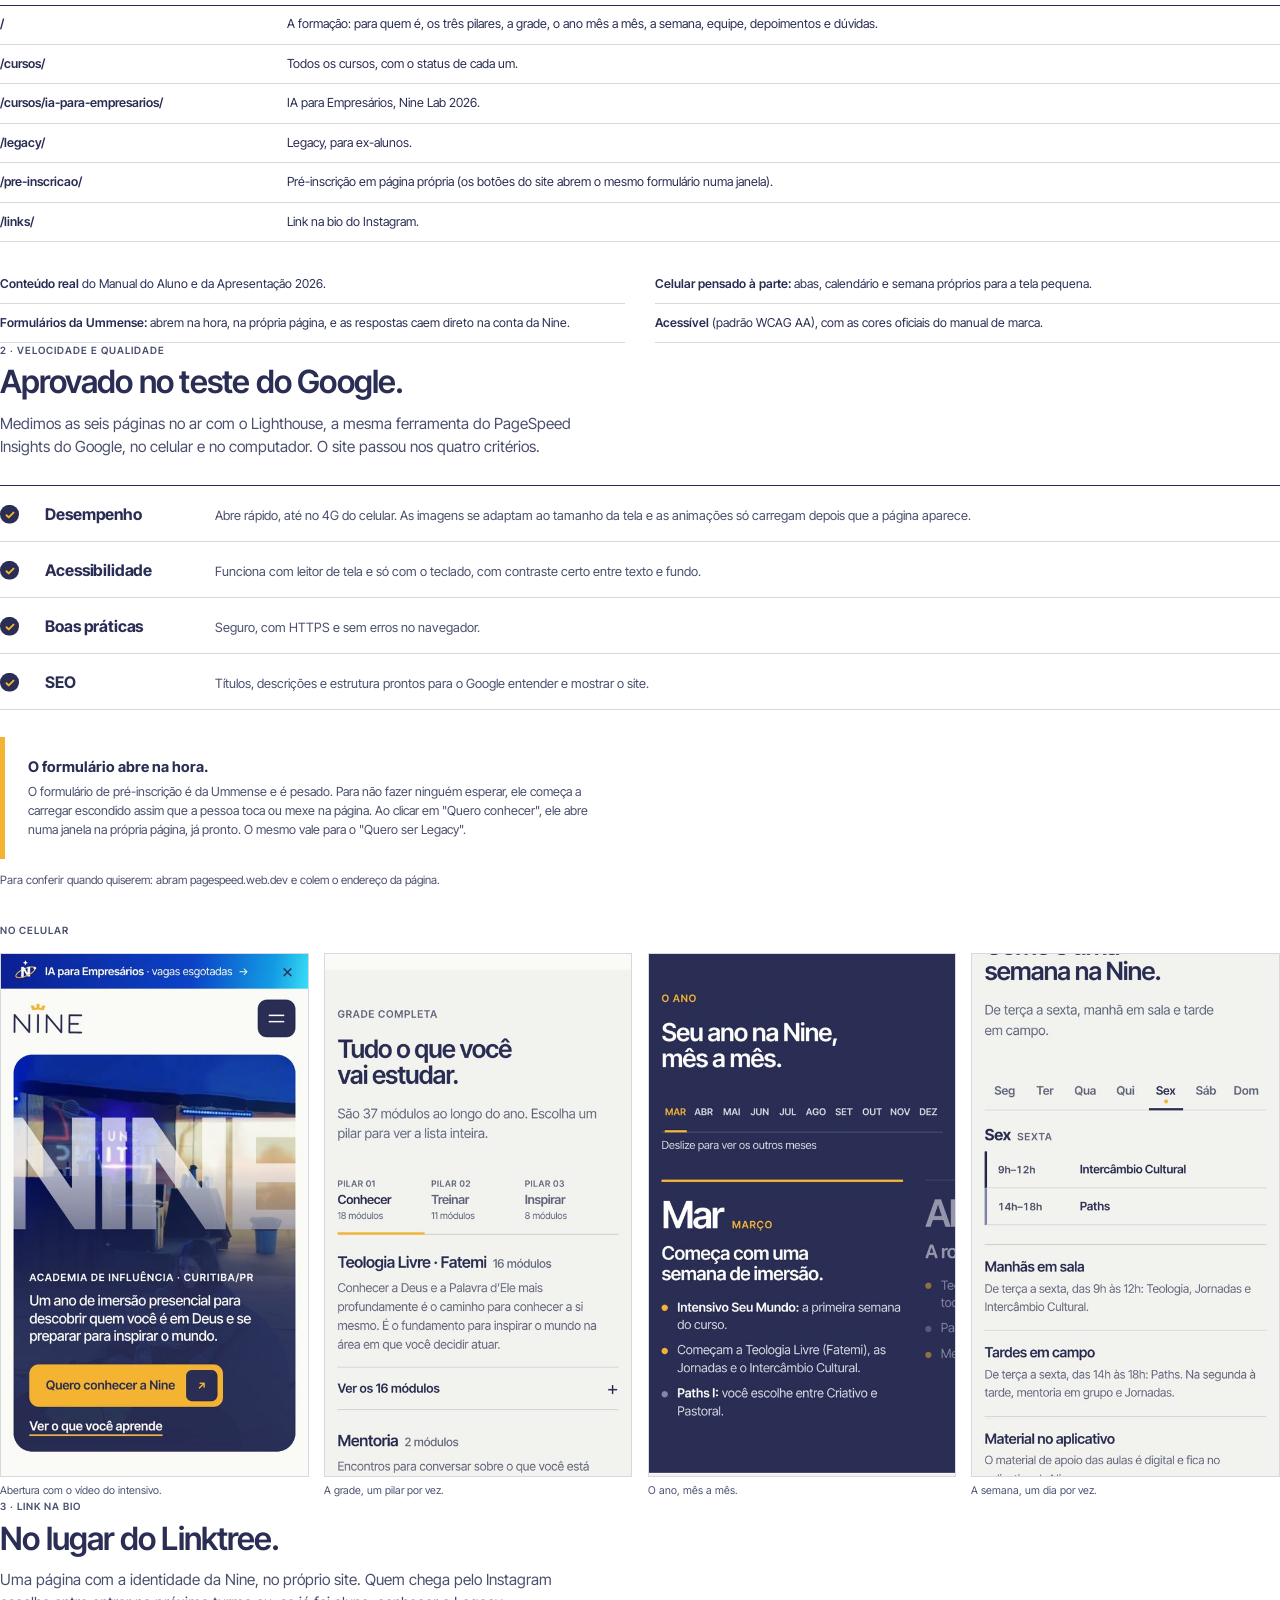
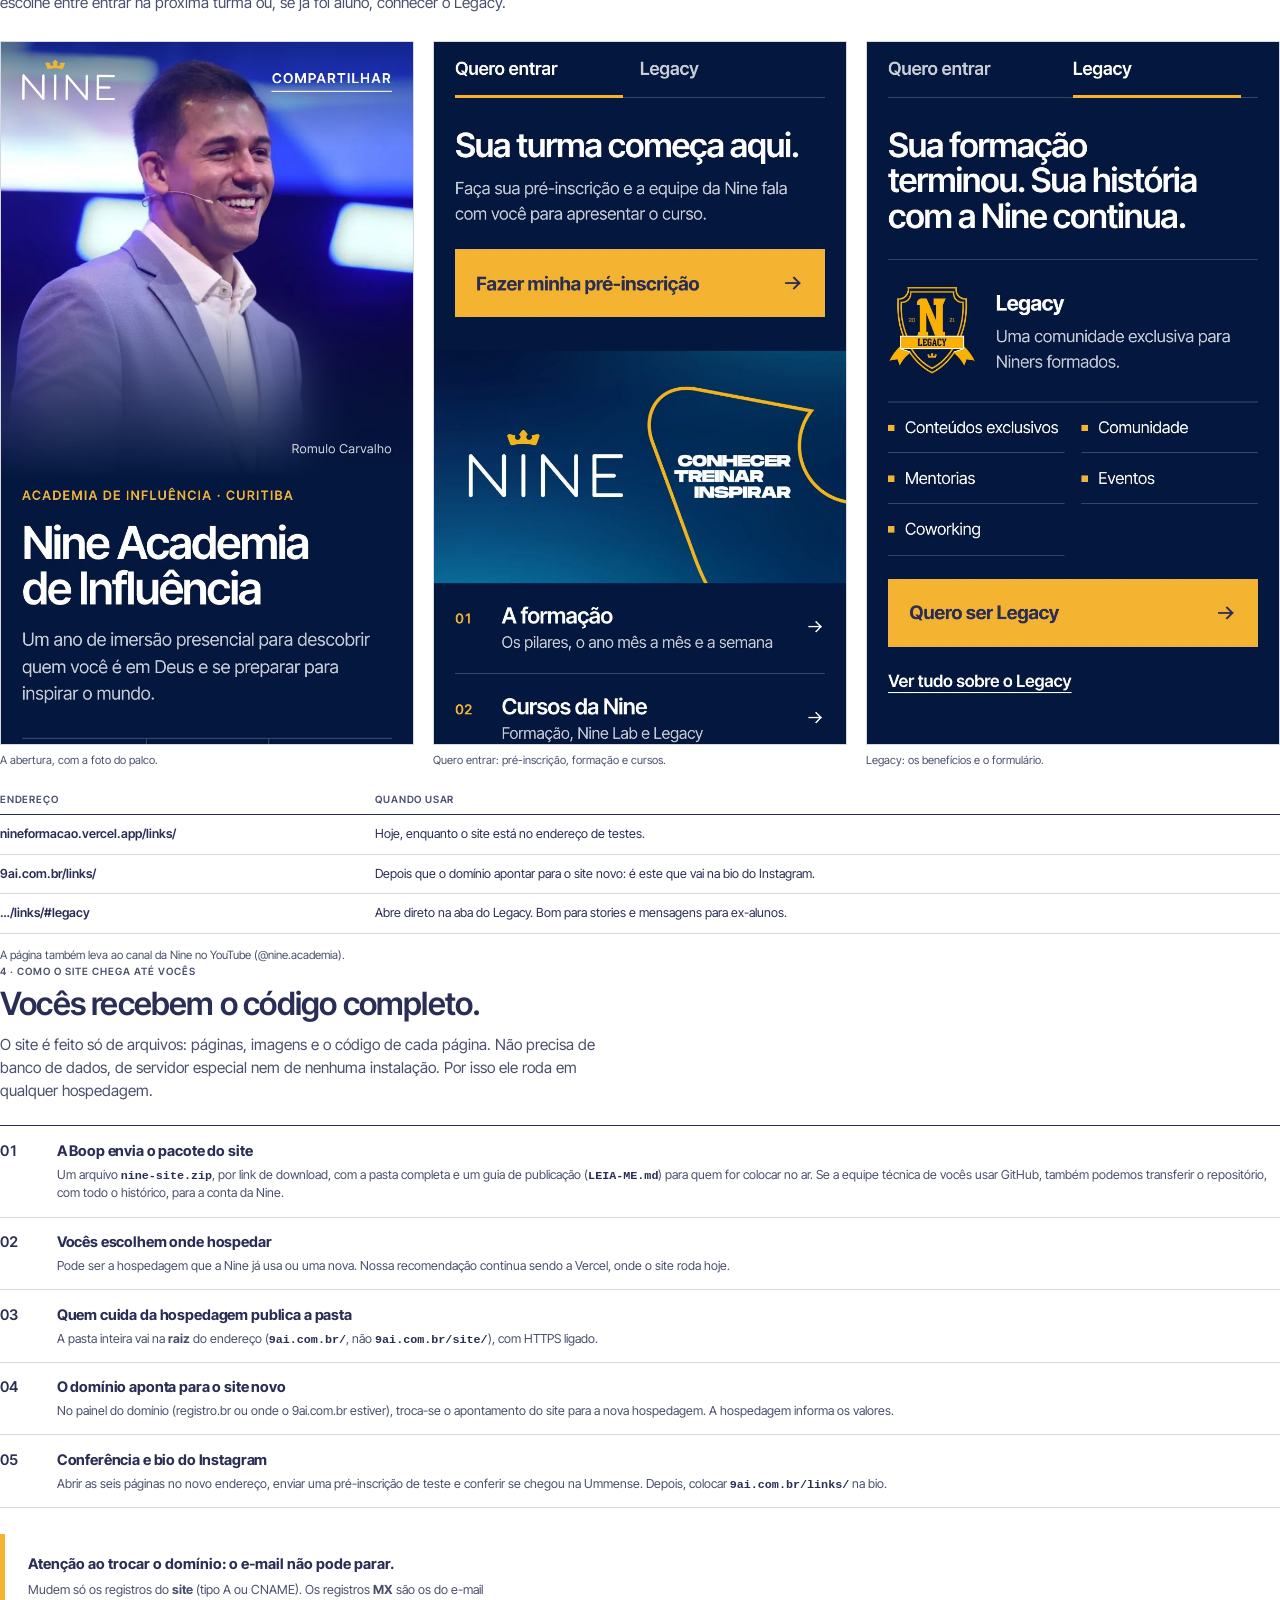
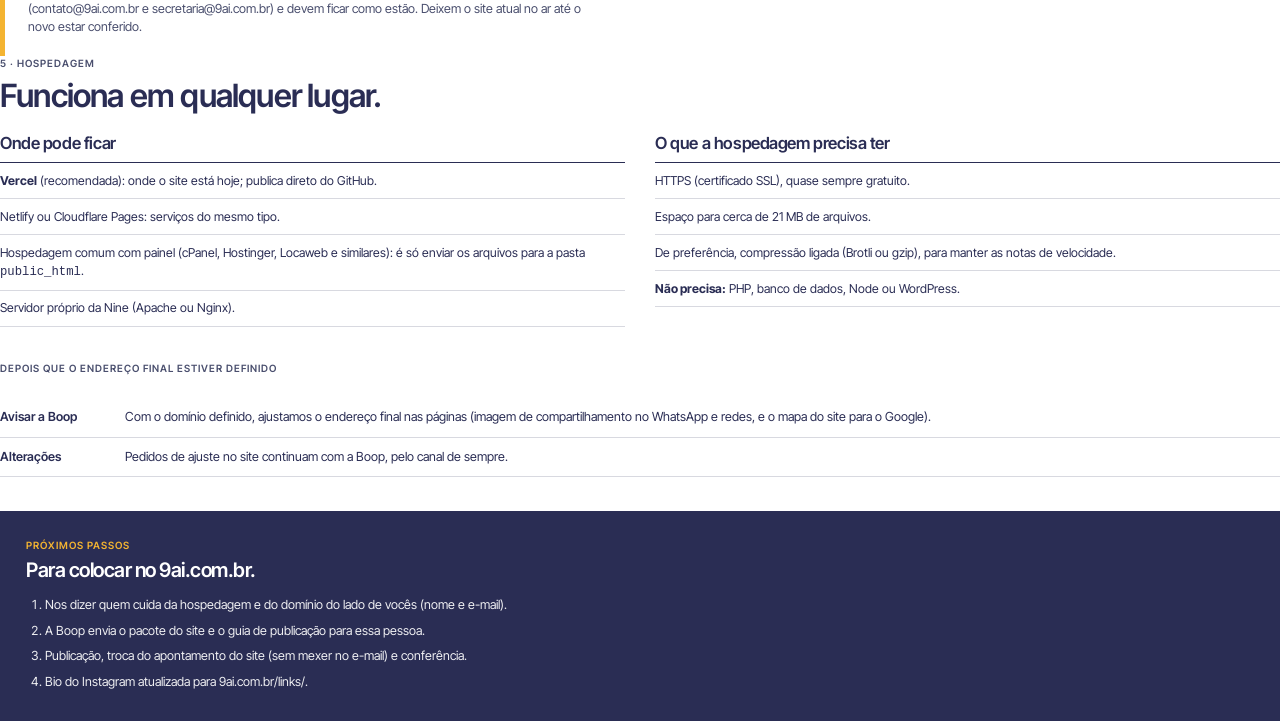
<file: material/entrega-do-site.html>
<!doctype html>
<html lang="pt-BR">
<head>
<meta charset="utf-8">
<title>Nine Academia de Influência | Entrega do site</title>
<style>
@font-face { font-family: "Inter Tight"; font-weight: 400 700; src: url("../assets/fonts/inter-tight-latin.woff2") format("woff2"); }
:root { --navy: #2A2D54; --gold: #F4B431; --paper: #FAFAF7; --paper-2: #F2F2EE; --muted: #4A4F6E; --line: rgba(42, 45, 84, .18); --fundo: #04183F; }
* { box-sizing: border-box; margin: 0; }
@page { size: A4; margin: 18mm 16mm 20mm;
  @bottom-left { content: "Nine Academia de Influência · Entrega do site"; font: 500 8pt "Inter Tight"; color: #4A4F6E; }
  @bottom-right { content: counter(page) " / " counter(pages); font: 600 8pt "Inter Tight"; color: #2A2D54; } }
@page :first { margin: 0; @bottom-left { content: none; } @bottom-right { content: none; } }
html { font-family: "Inter Tight", system-ui, sans-serif; font-size: 10pt; line-height: 1.5; color: var(--navy); -webkit-print-color-adjust: exact; print-color-adjust: exact; }
h1, h2, h3 { font-weight: 600; letter-spacing: -0.025em; line-height: 1.06; text-wrap: balance; }
p { text-wrap: pretty; }
a { color: inherit; }
.label { font-size: 7.5pt; font-weight: 600; letter-spacing: .1em; text-transform: uppercase; color: var(--muted); }
.label--espaco { margin-top: 9mm; }
h2 { margin-top: 2mm; font-size: 24pt; break-after: avoid; }
.lead { margin-top: 3.5mm; font-size: 11.5pt; color: var(--muted); max-width: 160mm; }
.sec { margin-top: 12mm; }
.pg { break-before: page; margin-top: 0; }
img { display: block; max-width: 100%; }

/* capa */
.capa { position: relative; height: 297mm; width: 210mm; overflow: hidden; color: #fff; padding: 22mm 20mm; display: flex; flex-direction: column; justify-content: space-between; break-after: page; background: var(--fundo); }
.capa__foto { position: absolute; right: 0; top: 0; bottom: 0; width: 125mm; background: url("../assets/img/links/romulo-1080.webp") 55% 20% / cover no-repeat; }
.capa__foto::after { content: ""; position: absolute; inset: 0; background: linear-gradient(90deg, var(--fundo) 0%, rgba(4, 24, 63, .75) 22%, rgba(4, 24, 63, 0) 55%), linear-gradient(0deg, var(--fundo) 0%, rgba(4, 24, 63, 0) 40%); }
.capa > *:not(.capa__foto) { position: relative; z-index: 1; }
.capa img.logo { width: 42mm; }
.capa h1 { font-size: 46pt; line-height: .96; letter-spacing: -0.04em; max-width: 120mm; }
.capa h1 em { font-style: normal; color: var(--gold); }
.capa .sub { margin-top: 7mm; max-width: 98mm; font-size: 13pt; line-height: 1.35; color: rgba(255,255,255,.9); }
.capa__url { margin-top: 9mm; display: inline-block; padding: 3mm 0; border-top: .4mm solid var(--gold); border-bottom: .4mm solid var(--gold); font-size: 13pt; font-weight: 600; color: #fff; text-decoration: none; }
.capa__base { display: flex; gap: 12mm; padding-top: 6mm; border-top: 1px solid rgba(255,255,255,.25); max-width: 90mm; font-size: 9pt; color: rgba(255,255,255,.88); }
.capa__base b { color: var(--gold); font-weight: 600; letter-spacing: .08em; text-transform: uppercase; font-size: 7.5pt; display: block; }

/* tabelas e listas com fio, sem cartões */
.tab { width: 100%; margin-top: 6mm; border-collapse: collapse; font-size: 9.4pt; }
.tab th { text-align: left; font-size: 7.5pt; font-weight: 600; letter-spacing: .08em; text-transform: uppercase; color: var(--muted); padding: 0 3mm 2mm 0; border-bottom: .5mm solid var(--navy); }
.tab td { padding: 2.6mm 3mm 2.6mm 0; border-bottom: 1px solid var(--line); vertical-align: top; }
.tab td:first-child { font-weight: 600; white-space: nowrap; }
.tab .n { text-align: center; font-variant-numeric: tabular-nums; font-weight: 600; }
.tab th.n { text-align: center; }
.tab .grupo td { padding-top: 4mm; }
.mut { color: var(--muted); }
.nota { margin-top: 3.5mm; font-size: 8.6pt; color: var(--muted); }

.site { margin-top: 7mm; }
.site .tab { margin-top: 6mm; }
.site img { height: 78mm; object-fit: cover; object-position: top; }
.site img { width: 100%; border: 1px solid var(--line); }

/* placar */
.placar { margin-top: 7mm; display: grid; grid-template-columns: repeat(4, 1fr); border-top: .5mm solid var(--navy); border-bottom: 1px solid var(--line); }
.placar div { padding: 4mm 3mm 4mm 0; }
.placar div + div { padding-left: 4mm; border-left: 1px solid var(--line); }
.placar b { display: block; font-size: 30pt; font-weight: 600; letter-spacing: -0.04em; line-height: 1; }
.placar span { display: block; margin-top: 2mm; font-size: 8.6pt; color: var(--muted); }
.placar strong { display: block; font-size: 9.6pt; color: var(--navy); }
.oque { margin-top: 6mm; display: grid; grid-template-columns: repeat(2, 1fr); column-gap: 8mm; }
.oque p { padding: 2.6mm 0; border-bottom: 1px solid var(--line); font-size: 9.2pt; }
.oque b { font-weight: 600; }

.criterios { margin-top: 7mm; border-top: .5mm solid var(--navy); }
.criterios div { display: grid; grid-template-columns: 9mm 42mm 1fr; align-items: baseline; gap: 3mm; padding: 4mm 0; border-bottom: 1px solid var(--line); }
.criterios div::before { content: ""; width: 5mm; height: 5mm; border-radius: 50%; transform: translateY(1mm); background: var(--navy) url("data:image/svg+xml,%3Csvg xmlns='http://www.w3.org/2000/svg' viewBox='0 0 16 16'%3E%3Cpath d='M4 8.5l2.5 2.5L12 5.5' fill='none' stroke='%23F4B431' stroke-width='2.2' stroke-linecap='round' stroke-linejoin='round'/%3E%3C/svg%3E") center / 3.6mm no-repeat; }
.criterios b { font-size: 12pt; letter-spacing: -0.01em; }
.criterios p { font-size: 9.6pt; color: var(--muted); }

.cel { margin-top: 4mm; display: grid; grid-template-columns: repeat(4, 1fr); gap: 4mm; break-inside: avoid; }
.cel figure { margin: 0; }
.cel img { width: 100%; border: 1px solid var(--line); }
.cel figcaption { margin-top: 1.6mm; font-size: 8pt; color: var(--muted); }
/* link na bio */
.bio { margin-top: 7mm; display: grid; grid-template-columns: repeat(3, 1fr); gap: 5mm; }
.bio figure { margin: 0; }
.bio img { width: 100%; border: 1px solid var(--line); }
.bio figcaption { margin-top: 2mm; font-size: 8.4pt; color: var(--muted); }
.bio-desk { margin-top: 6mm; width: 100%; border: 1px solid var(--line); }

/* passos numerados */
.passos { margin-top: 6mm; list-style: none; padding: 0; counter-reset: p; border-top: .5mm solid var(--navy); }
.passos li { counter-increment: p; display: grid; grid-template-columns: 12mm 1fr; gap: 3mm; padding: 3.6mm 0; border-bottom: 1px solid var(--line); break-inside: avoid; }
.passos li::before { content: counter(p, decimal-leading-zero); font-size: 11pt; font-weight: 600; color: var(--navy); font-variant-numeric: tabular-nums; }
.passos li > div > b { display: block; font-size: 11pt; letter-spacing: -0.01em; }
.passos p { margin-top: 1mm; font-size: 9.3pt; color: var(--muted); }
.passos code, .tab code, p code { font: 600 8.8pt ui-monospace, "SFMono-Regular", Menlo, monospace; color: var(--navy); }

.dois { margin-top: 6mm; display: grid; grid-template-columns: 1fr 1fr; gap: 8mm; }
.dois h3 { font-size: 12.5pt; padding-bottom: 2.5mm; border-bottom: .5mm solid var(--navy); }
.dois ul { list-style: none; padding: 0; }
.dois li { padding: 2.2mm 0; border-bottom: 1px solid var(--line); font-size: 9.2pt; }

.alerta { margin-top: 7mm; padding: 5mm 0 5mm 6mm; border-left: 1.4mm solid var(--gold); break-inside: avoid; }
.alerta > b { display: block; font-size: 11pt; }
.alerta p { margin-top: 1.5mm; font-size: 9.4pt; color: var(--muted); max-width: 150mm; }

.fim { margin-top: 9mm; padding: 7mm; background: var(--navy); color: #fff; break-inside: avoid; }
.fim .label { color: var(--gold); }
.fim h3 { margin-top: 2mm; font-size: 15pt; }
.fim ol { margin-top: 3mm; padding-left: 5mm; font-size: 9.4pt; color: rgba(255,255,255,.92); }
.fim li { padding: .9mm 0; }
</style>
</head>
<body>

<section class="capa">
  <img class="logo" src="../assets/logo/nine-logo-branco.png" alt="Nine Academia de Influência">
  <div>
    <h1>O site da Nine está <em>no ar</em>.</h1>
    <p class="sub">O site, a velocidade, o link na bio e como o código chega até vocês para hospedar no endereço da Nine.</p>
    <a class="capa__url" href="https://nineformacao.vercel.app/">nineformacao.vercel.app</a>
  </div>
  <div class="capa__base">
    <div><b>Para</b>Nine Academia de Influência</div>
    <div><b>De</b>Boop</div>
    <div><b>Data</b>13/11/2026</div>
  </div>
  <div class="capa__foto" aria-hidden="true"></div>
</section>

<section class="sec pg">
  <p class="label">1 · O site</p>
  <h2>Seis páginas, prontas para navegar.</h2>
  <p class="lead">O site já pode ser visto no endereço de testes <a href="https://nineformacao.vercel.app/"><b>nineformacao.vercel.app</b></a>. É exatamente o que vai para o endereço da Nine; só o domínio muda.</p>
  <div class="site">
    <img src="img/site-desktop.jpg" alt="Página principal do site da formação Nine">
    <table class="tab">
      <thead><tr><th>Endereço</th><th>O que tem</th></tr></thead>
      <tbody>
        <tr><td>/</td><td>A formação: para quem é, os três pilares, a grade, o ano mês a mês, a semana, equipe, depoimentos e dúvidas.</td></tr>
        <tr><td>/cursos/</td><td>Todos os cursos, com o status de cada um.</td></tr>
        <tr><td>/cursos/ia-para-empresarios/</td><td>IA para Empresários, Nine Lab 2026.</td></tr>
        <tr><td>/legacy/</td><td>Legacy, para ex-alunos.</td></tr>
        <tr><td>/pre-inscricao/</td><td>Pré-inscrição em página própria (os botões do site abrem o mesmo formulário numa janela).</td></tr>
        <tr><td>/links/</td><td>Link na bio do Instagram.</td></tr>
      </tbody>
    </table>
  </div>
  <div class="oque">
    <p><b>Conteúdo real</b> do Manual do Aluno e da Apresentação 2026.</p>
    <p><b>Celular pensado à parte:</b> abas, calendário e semana próprios para a tela pequena.</p>
    <p><b>Formulários da Ummense:</b> abrem na hora, na própria página, e as respostas caem direto na conta da Nine.</p>
    <p><b>Acessível</b> (padrão WCAG AA), com as cores oficiais do manual de marca.</p>
  </div>
</section>

<section class="sec pg">
  <p class="label">2 · Velocidade e qualidade</p>
  <h2>Aprovado no teste do Google.</h2>
  <p class="lead">Medimos as seis páginas no ar com o Lighthouse, a mesma ferramenta do PageSpeed Insights do Google, no celular e no computador. O site passou nos quatro critérios.</p>
  <div class="criterios">
    <div><b>Desempenho</b><p>Abre rápido, até no 4G do celular. As imagens se adaptam ao tamanho da tela e as animações só carregam depois que a página aparece.</p></div>
    <div><b>Acessibilidade</b><p>Funciona com leitor de tela e só com o teclado, com contraste certo entre texto e fundo.</p></div>
    <div><b>Boas práticas</b><p>Seguro, com HTTPS e sem erros no navegador.</p></div>
    <div><b>SEO</b><p>Títulos, descrições e estrutura prontos para o Google entender e mostrar o site.</p></div>
  </div>
  <div class="alerta">
    <b>O formulário abre na hora.</b>
    <p>O formulário de pré-inscrição é da Ummense e é pesado. Para não fazer ninguém esperar, ele começa a carregar escondido assim que a pessoa toca ou mexe na página. Ao clicar em "Quero conhecer", ele abre numa janela na própria página, já pronto. O mesmo vale para o "Quero ser Legacy".</p>
  </div>
  <p class="nota">Para conferir quando quiserem: abram pagespeed.web.dev e colem o endereço da página.</p>
  <p class="label label--espaco">No celular</p>
  <div class="cel">
    <figure><img src="img/cel-hero.jpg" alt="Abertura do site no celular com o vídeo do intensivo Mundo Digital"><figcaption>Abertura com o vídeo do intensivo.</figcaption></figure>
    <figure><img src="img/cel-grade.jpg" alt="Grade completa no celular com as abas Conhecer, Treinar e Inspirar"><figcaption>A grade, um pilar por vez.</figcaption></figure>
    <figure><img src="img/cel-ano.jpg" alt="O ano no celular, com o seletor de meses e o cartão de março"><figcaption>O ano, mês a mês.</figcaption></figure>
    <figure><img src="img/cel-semana.jpg" alt="A semana no celular, com o seletor de dias e a sexta-feira aberta"><figcaption>A semana, um dia por vez.</figcaption></figure>
  </div>
</section>

<section class="sec pg">
  <p class="label">3 · Link na bio</p>
  <h2>No lugar do Linktree.</h2>
  <p class="lead">Uma página com a identidade da Nine, no próprio site. Quem chega pelo Instagram escolhe entre entrar na próxima turma ou, se já foi aluno, conhecer o Legacy.</p>
  <div class="bio">
    <figure><img src="img/bio-celular-1.jpg" alt="Link na bio no celular: foto do Romulo no palco e o nome da Nine"><figcaption>A abertura, com a foto do palco.</figcaption></figure>
    <figure><img src="img/bio-celular-2.jpg" alt="Aba Quero entrar: botão de pré-inscrição e índice com a formação, os cursos e o curso de IA"><figcaption>Quero entrar: pré-inscrição, formação e cursos.</figcaption></figure>
    <figure><img src="img/bio-celular-3.jpg" alt="Aba Legacy: os benefícios e o botão Quero ser Legacy"><figcaption>Legacy: os benefícios e o formulário.</figcaption></figure>
  </div>
  <table class="tab">
    <thead><tr><th>Endereço</th><th>Quando usar</th></tr></thead>
    <tbody>
      <tr><td>nineformacao.vercel.app/links/</td><td>Hoje, enquanto o site está no endereço de testes.</td></tr>
      <tr><td>9ai.com.br/links/</td><td>Depois que o domínio apontar para o site novo: é este que vai na bio do Instagram.</td></tr>
      <tr><td>…/links/#legacy</td><td>Abre direto na aba do Legacy. Bom para stories e mensagens para ex-alunos.</td></tr>
    </tbody>
  </table>
  <p class="nota">A página também leva ao canal da Nine no YouTube (@nine.academia).</p>
</section>

<section class="sec pg">
  <p class="label">4 · Como o site chega até vocês</p>
  <h2>Vocês recebem o código completo.</h2>
  <p class="lead">O site é feito só de arquivos: páginas, imagens e o código de cada página. Não precisa de banco de dados, de servidor especial nem de nenhuma instalação. Por isso ele roda em qualquer hospedagem.</p>
  <ol class="passos">
    <li><div><b>A Boop envia o pacote do site</b><p>Um arquivo <code>nine-site.zip</code>, por link de download, com a pasta completa e um guia de publicação (<code>LEIA-ME.md</code>) para quem for colocar no ar. Se a equipe técnica de vocês usar GitHub, também podemos transferir o repositório, com todo o histórico, para a conta da Nine.</p></div></li>
    <li><div><b>Vocês escolhem onde hospedar</b><p>Pode ser a hospedagem que a Nine já usa ou uma nova. Nossa recomendação continua sendo a Vercel, onde o site roda hoje.</p></div></li>
    <li><div><b>Quem cuida da hospedagem publica a pasta</b><p>A pasta inteira vai na <b>raiz</b> do endereço (<code>9ai.com.br/</code>, não <code>9ai.com.br/site/</code>), com HTTPS ligado.</p></div></li>
    <li><div><b>O domínio aponta para o site novo</b><p>No painel do domínio (registro.br ou onde o 9ai.com.br estiver), troca-se o apontamento do site para a nova hospedagem. A hospedagem informa os valores.</p></div></li>
    <li><div><b>Conferência e bio do Instagram</b><p>Abrir as seis páginas no novo endereço, enviar uma pré-inscrição de teste e conferir se chegou na Ummense. Depois, colocar <code>9ai.com.br/links/</code> na bio.</p></div></li>
  </ol>

  <div class="alerta">
    <b>Atenção ao trocar o domínio: o e-mail não pode parar.</b>
    <p>Mudem só os registros do <b>site</b> (tipo A ou CNAME). Os registros <b>MX</b> são os do e-mail (contato@9ai.com.br e secretaria@9ai.com.br) e devem ficar como estão. Deixem o site atual no ar até o novo estar conferido.</p>
  </div>
</section>

<section class="sec pg">
  <p class="label">5 · Hospedagem</p>
  <h2>Funciona em qualquer lugar.</h2>
  <div class="dois">
    <div>
      <h3>Onde pode ficar</h3>
      <ul>
        <li><b>Vercel</b> (recomendada): onde o site está hoje; publica direto do GitHub.</li>
        <li>Netlify ou Cloudflare Pages: serviços do mesmo tipo.</li>
        <li>Hospedagem comum com painel (cPanel, Hostinger, Locaweb e similares): é só enviar os arquivos para a pasta <code>public_html</code>.</li>
        <li>Servidor próprio da Nine (Apache ou Nginx).</li>
      </ul>
    </div>
    <div>
      <h3>O que a hospedagem precisa ter</h3>
      <ul>
        <li>HTTPS (certificado SSL), quase sempre gratuito.</li>
        <li>Espaço para cerca de 21 MB de arquivos.</li>
        <li>De preferência, compressão ligada (Brotli ou gzip), para manter as notas de velocidade.</li>
        <li><b>Não precisa:</b> PHP, banco de dados, Node ou WordPress.</li>
      </ul>
    </div>
  </div>

  <p class="label label--espaco">Depois que o endereço final estiver definido</p>
  <table class="tab">
    <tbody>
      <tr><td>Avisar a Boop</td><td>Com o domínio definido, ajustamos o endereço final nas páginas (imagem de compartilhamento no WhatsApp e redes, e o mapa do site para o Google).</td></tr>
      <tr><td>Alterações</td><td>Pedidos de ajuste no site continuam com a Boop, pelo canal de sempre.</td></tr>
    </tbody>
  </table>

  <div class="fim">
    <p class="label">Próximos passos</p>
    <h3>Para colocar no 9ai.com.br.</h3>
    <ol>
      <li>Nos dizer quem cuida da hospedagem e do domínio do lado de vocês (nome e e-mail).</li>
      <li>A Boop envia o pacote do site e o guia de publicação para essa pessoa.</li>
      <li>Publicação, troca do apontamento do site (sem mexer no e-mail) e conferência.</li>
      <li>Bio do Instagram atualizada para 9ai.com.br/links/.</li>
    </ol>
  </div>
</section>

</body>
</html>
</file>
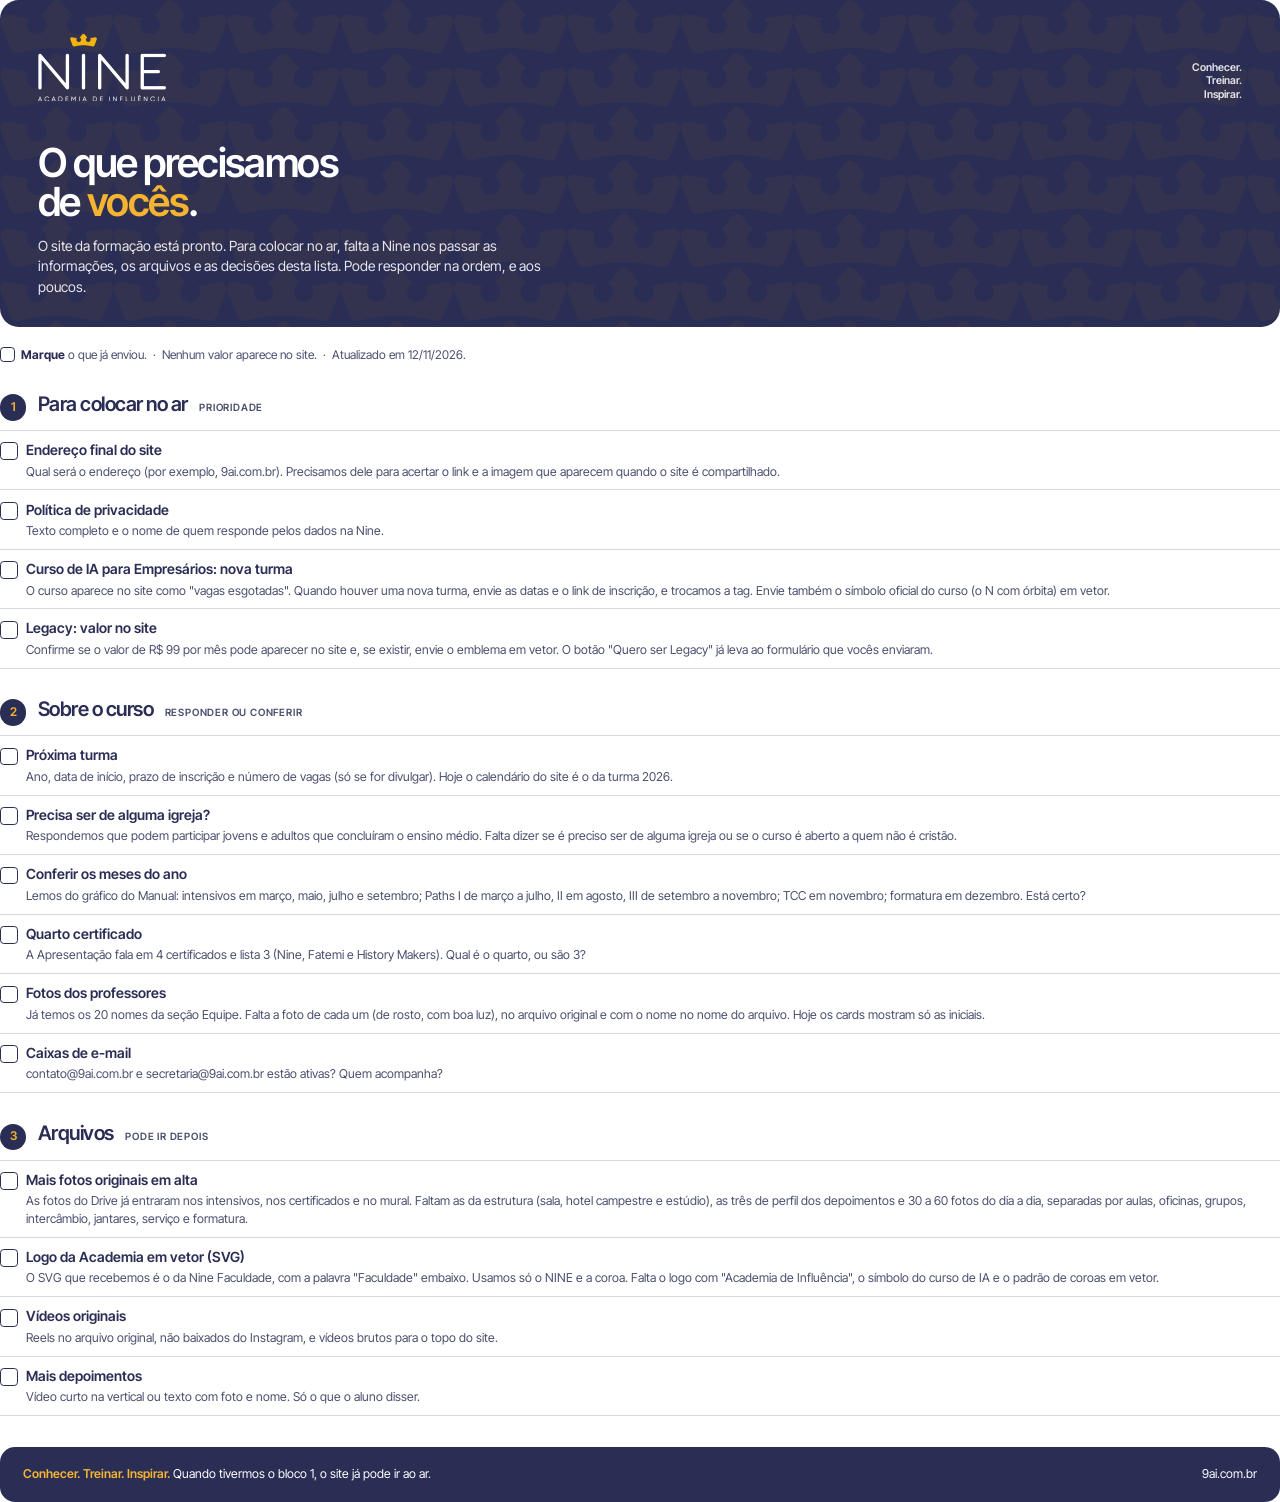
<file: material/o-que-precisamos-de-voces.html>
<!doctype html>
<html lang="pt-BR">
<head>
<meta charset="utf-8">
<title>Nine Academia de Influência | O que precisamos de vocês</title>
<style>
@font-face { font-family: "Inter Tight"; font-weight: 400 700; src: url("../assets/fonts/inter-tight-latin.woff2") format("woff2"); }
:root { --navy: #2A2D54; --gold: #F4B431; --paper-2: #F2F2EE; --muted: #4A4F6E; --line: rgba(42, 45, 84, .18); }
* { box-sizing: border-box; margin: 0; }
@page { size: A4; margin: 14mm 16mm 18mm;
  @bottom-left { content: "Nine Academia de Influência · O que precisamos de vocês"; font: 500 8pt "Inter Tight"; color: #4A4F6E; }
  @bottom-right { content: counter(page) " / " counter(pages); font: 600 8pt "Inter Tight"; color: #2A2D54; } }
html { font-family: "Inter Tight", system-ui, sans-serif; font-size: 10pt; line-height: 1.45; color: var(--navy); -webkit-print-color-adjust: exact; print-color-adjust: exact; }
h1, h2, h3 { letter-spacing: -0.025em; font-weight: 600; line-height: 1.08; text-wrap: balance; }

.head { position: relative; overflow: hidden; background: var(--navy); color: #fff; border-radius: 5mm; padding: 9mm 10mm 8mm; display: grid; grid-template-columns: 1fr auto; gap: 4mm 8mm; align-items: end; }
.head::before { content: ""; position: absolute; inset: 0; background: url("../assets/logo/crown.png") 0 0 / 30mm auto; opacity: .05; }
.head > * { position: relative; }
.head img { grid-column: 1; width: 34mm; }
.head .lema { grid-column: 2; grid-row: 1; text-align: right; font-size: 8pt; font-weight: 600; line-height: 1.25; }
.head h1 { grid-column: 1 / -1; margin-top: 7mm; font-size: 30pt; letter-spacing: -0.035em; line-height: .98; }
.head h1 em { font-style: normal; color: var(--gold); }
.head p { grid-column: 1 / -1; max-width: 140mm; font-size: 10.5pt; color: rgba(255,255,255,.88); }

.how { margin: 5mm 0 0; font-size: 9pt; color: var(--muted); }
.how b { color: var(--navy); }
.how span { display: inline-block; width: 4mm; height: 4mm; margin-right: 1.5mm; vertical-align: -.8mm; border: .45mm solid var(--navy); border-radius: 1mm; }

h2 { margin-top: 8mm; display: flex; align-items: baseline; gap: 3mm; font-size: 15pt; break-after: avoid; }
h2 small { font-size: 7.5pt; font-weight: 600; letter-spacing: .08em; text-transform: uppercase; color: var(--muted); }
h2 .n { display: inline-grid; place-items: center; width: 7mm; height: 7mm; border-radius: 50%; background: var(--navy); color: var(--gold); font-size: 9pt; letter-spacing: 0; }
ul.list { list-style: none; padding: 0; margin-top: 2.5mm; }
.list li { break-inside: avoid; display: grid; grid-template-columns: 7mm 1fr; padding: 2.4mm 0; border-top: 1px solid var(--line); }
.list li:last-child { border-bottom: 1px solid var(--line); }
.list li::before { content: ""; width: 4.2mm; height: 4.2mm; margin-top: .6mm; border: .45mm solid var(--navy); border-radius: 1mm; }
.list b { font-weight: 600; font-size: 10.5pt; }
.list p { margin-top: .6mm; color: var(--muted); font-size: 9.2pt; }

.legacy { break-inside: avoid; margin-top: 8mm; background: var(--paper-2); border-radius: 5mm; padding: 7mm 8mm 6mm; border-left: 1.6mm solid var(--gold); }
.legacy .tag { font-size: 7.5pt; font-weight: 600; letter-spacing: .08em; text-transform: uppercase; color: var(--muted); }
.legacy h2 { margin-top: 1.5mm; font-size: 17pt; }
.legacy > p { margin-top: 2mm; font-size: 9.6pt; color: var(--navy); max-width: 150mm; }
.legacy ol { margin: 4mm 0 0; padding: 0; list-style: none; counter-reset: q; }
.legacy li { counter-increment: q; display: grid; grid-template-columns: 7mm 1fr; padding: 2.2mm 0; border-top: 1px solid var(--line); font-size: 9.6pt; }
.legacy li::before { content: counter(q); width: 5mm; height: 5mm; display: grid; place-items: center; border-radius: 50%; background: var(--navy); color: var(--gold); font-size: 7.5pt; font-weight: 600; }
.legacy li b { font-weight: 600; }
.legacy li span { display: block; color: var(--muted); font-size: 8.8pt; margin-top: .4mm; }
.legacy .note { margin-top: 3mm; font-size: 8.8pt; color: var(--muted); }

.foot { margin-top: 8mm; break-inside: avoid; padding: 5mm 6mm; border-radius: 4mm; background: var(--navy); color: #fff; font-size: 9.2pt; display: flex; justify-content: space-between; gap: 6mm; align-items: center; }
.foot b { color: var(--gold); font-weight: 600; }
</style>
</head>
<body>

<header class="head">
  <img src="../assets/logo/nine-logo-branco.png" alt="Nine Academia de Influência">
  <p class="lema">Conhecer.<br>Treinar.<br>Inspirar.</p>
  <h1>O que precisamos<br>de <em>vocês</em>.</h1>
  <p>O site da formação está pronto. Para colocar no ar, falta a Nine nos passar as informações, os arquivos e as decisões desta lista. Pode responder na ordem, e aos poucos.</p>
</header>

<p class="how"><span></span><b>Marque</b> o que já enviou. &nbsp;·&nbsp; Nenhum valor aparece no site. &nbsp;·&nbsp; Atualizado em 12/11/2026.</p>

<h2><span class="n">1</span>Para colocar no ar <small>prioridade</small></h2>
<ul class="list">
  <li><div><b>Endereço final do site</b><p>Qual será o endereço (por exemplo, 9ai.com.br). Precisamos dele para acertar o link e a imagem que aparecem quando o site é compartilhado.</p></div></li>
  <li><div><b>Política de privacidade</b><p>Texto completo e o nome de quem responde pelos dados na Nine.</p></div></li>
  <li><div><b>Curso de IA para Empresários: nova turma</b><p>O curso aparece no site como "vagas esgotadas". Quando houver uma nova turma, envie as datas e o link de inscrição, e trocamos a tag. Envie também o símbolo oficial do curso (o N com órbita) em vetor.</p></div></li>
  <li><div><b>Legacy: valor no site</b><p>Confirme se o valor de R$ 99 por mês pode aparecer no site e, se existir, envie o emblema em vetor. O botão "Quero ser Legacy" já leva ao formulário que vocês enviaram.</p></div></li>
</ul>

<h2><span class="n">2</span>Sobre o curso <small>responder ou conferir</small></h2>
<ul class="list">
  <li><div><b>Próxima turma</b><p>Ano, data de início, prazo de inscrição e número de vagas (só se for divulgar). Hoje o calendário do site é o da turma 2026.</p></div></li>
  <li><div><b>Precisa ser de alguma igreja?</b><p>Respondemos que podem participar jovens e adultos que concluíram o ensino médio. Falta dizer se é preciso ser de alguma igreja ou se o curso é aberto a quem não é cristão.</p></div></li>
  <li><div><b>Conferir os meses do ano</b><p>Lemos do gráfico do Manual: intensivos em março, maio, julho e setembro; Paths I de março a julho, II em agosto, III de setembro a novembro; TCC em novembro; formatura em dezembro. Está certo?</p></div></li>
  <li><div><b>Quarto certificado</b><p>A Apresentação fala em 4 certificados e lista 3 (Nine, Fatemi e History Makers). Qual é o quarto, ou são 3?</p></div></li>
  <li><div><b>Fotos dos professores</b><p>Já temos os 20 nomes da seção Equipe. Falta a foto de cada um (de rosto, com boa luz), no arquivo original e com o nome no nome do arquivo. Hoje os cards mostram só as iniciais.</p></div></li>
  <li><div><b>Caixas de e-mail</b><p>contato@9ai.com.br e secretaria@9ai.com.br estão ativas? Quem acompanha?</p></div></li>
</ul>

<h2><span class="n">3</span>Arquivos <small>pode ir depois</small></h2>
<ul class="list">
  <li><div><b>Mais fotos originais em alta</b><p>As fotos do Drive já entraram nos intensivos, nos certificados e no mural. Faltam as da estrutura (sala, hotel campestre e estúdio), as três de perfil dos depoimentos e 30 a 60 fotos do dia a dia, separadas por aulas, oficinas, grupos, intercâmbio, jantares, serviço e formatura.</p></div></li>
  <li><div><b>Logo da Academia em vetor (SVG)</b><p>O SVG que recebemos é o da Nine Faculdade, com a palavra "Faculdade" embaixo. Usamos só o NINE e a coroa. Falta o logo com "Academia de Influência", o símbolo do curso de IA e o padrão de coroas em vetor.</p></div></li>
  <li><div><b>Vídeos originais</b><p>Reels no arquivo original, não baixados do Instagram, e vídeos brutos para o topo do site.</p></div></li>
  <li><div><b>Mais depoimentos</b><p>Vídeo curto na vertical ou texto com foto e nome. Só o que o aluno disser.</p></div></li>
</ul>

<div class="foot"><span><b>Conhecer. Treinar. Inspirar.</b> Quando tivermos o bloco 1, o site já pode ir ao ar.</span><span>9ai.com.br</span></div>

</body>
</html>
</file>
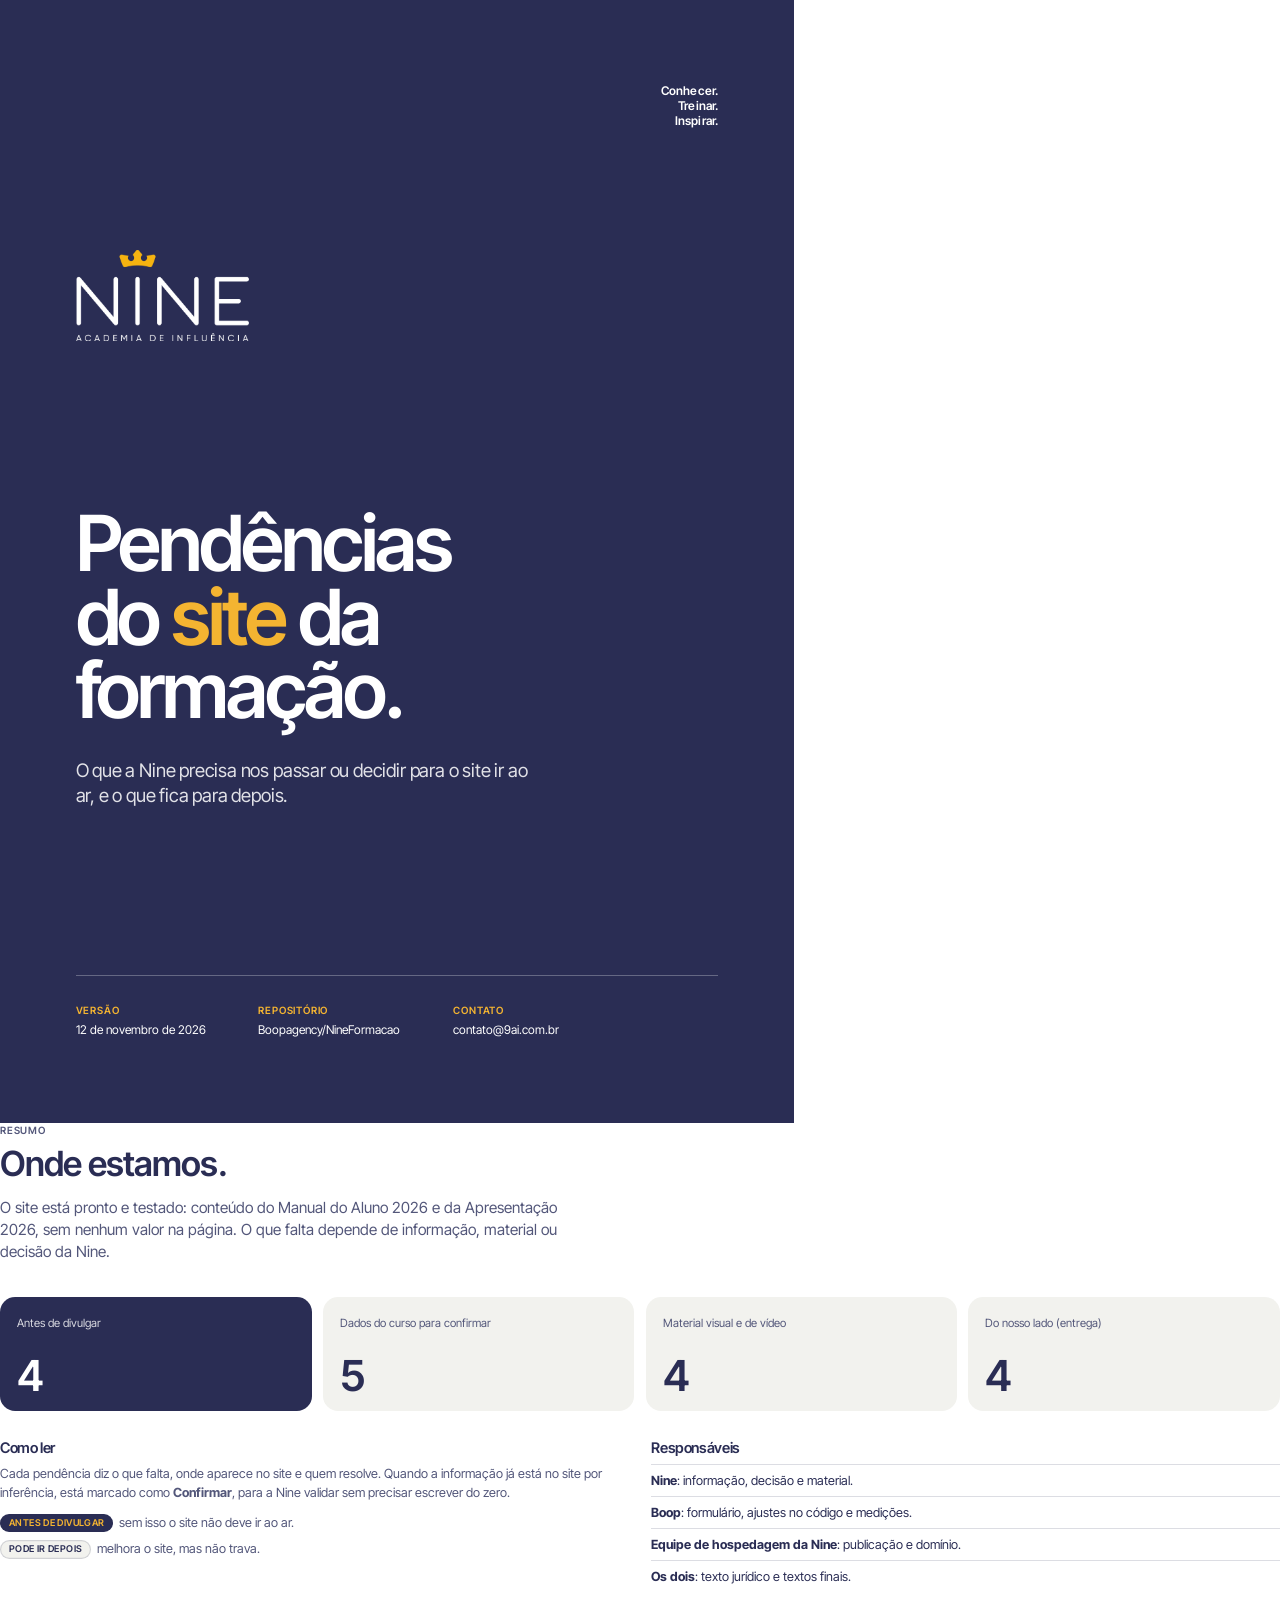
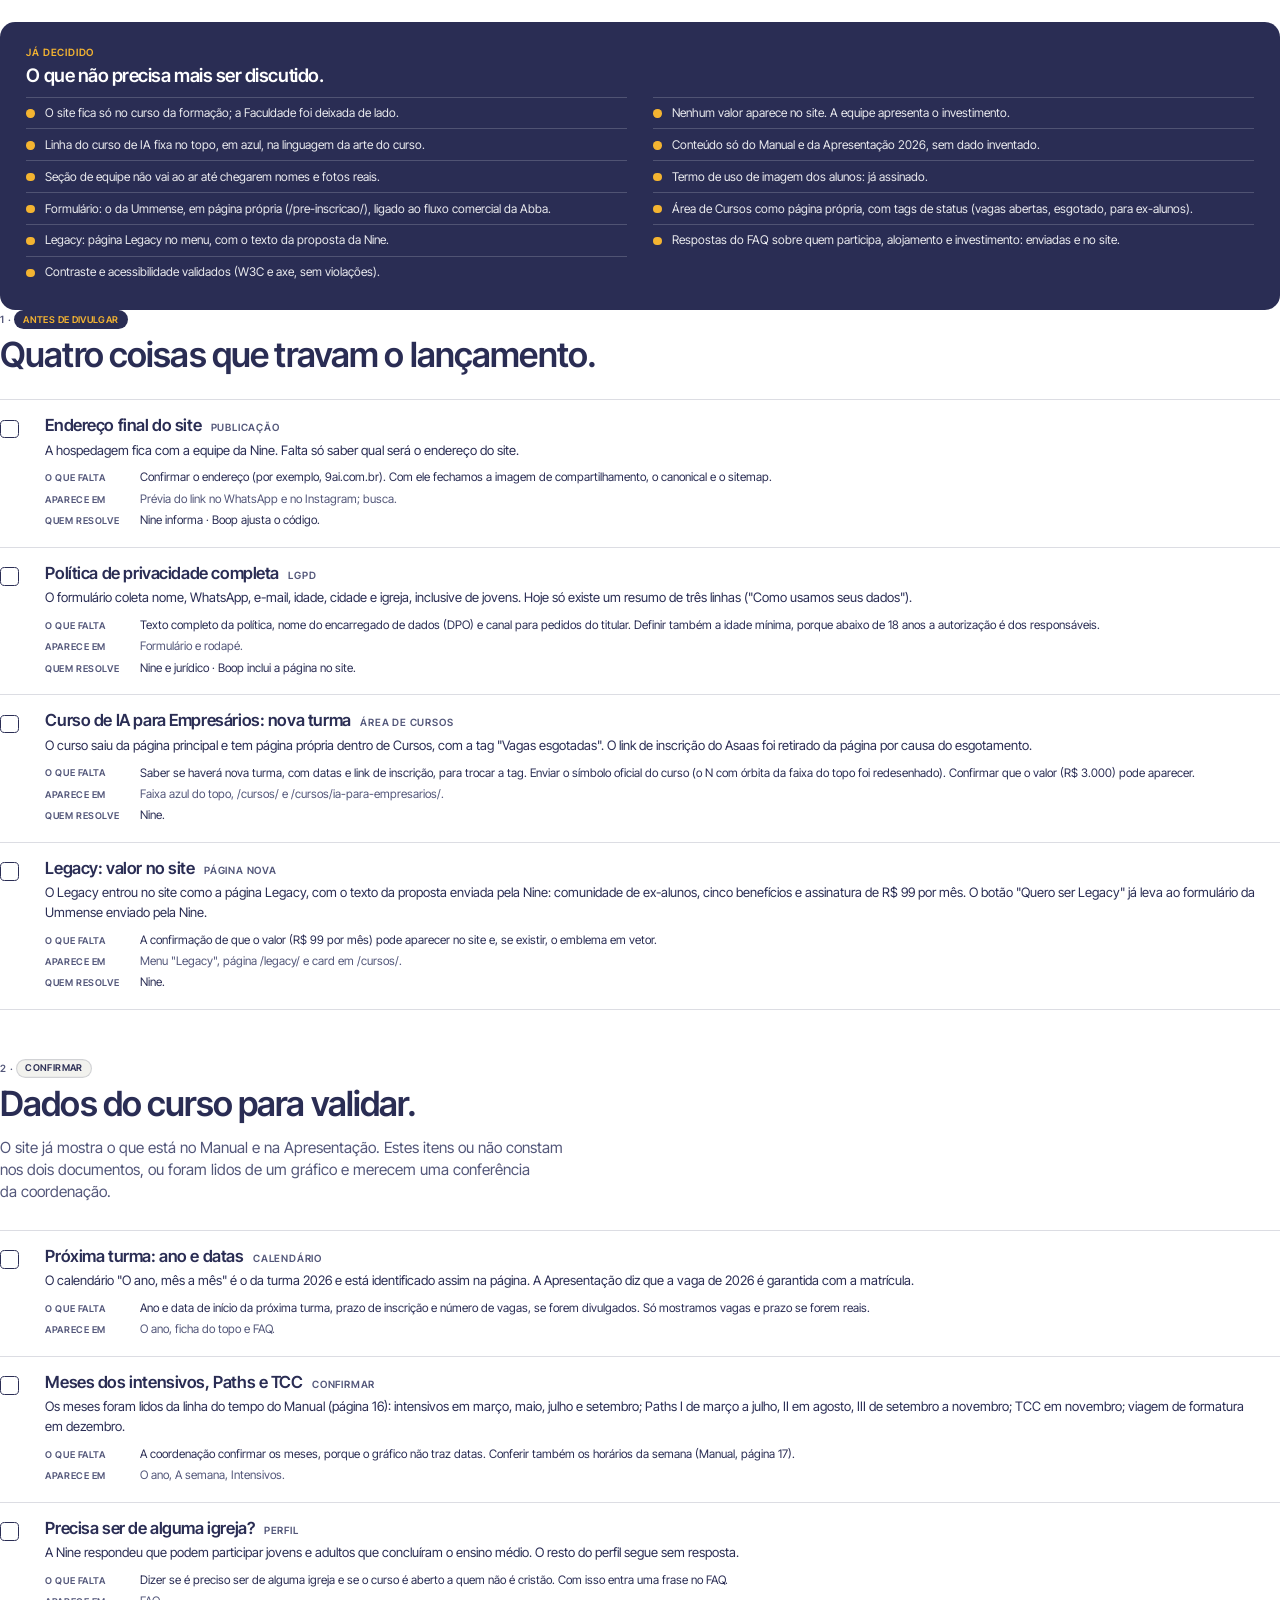
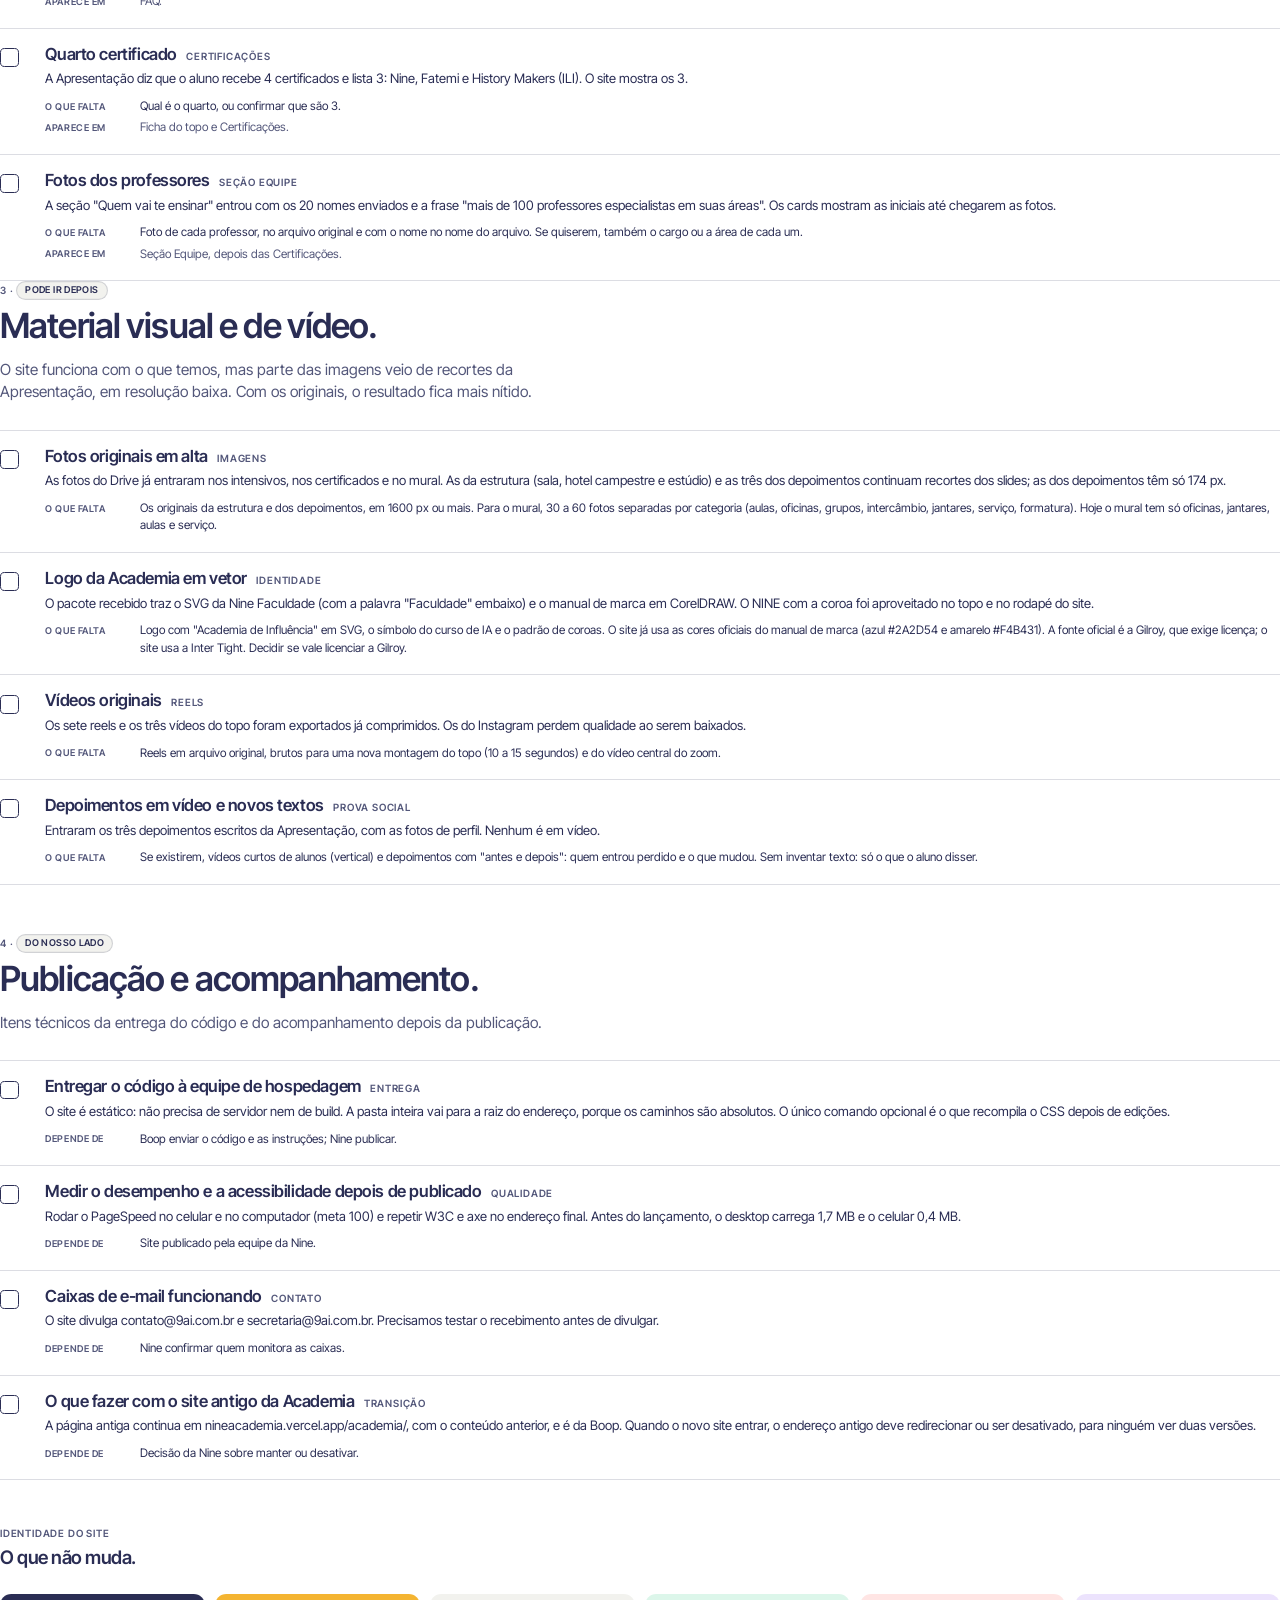
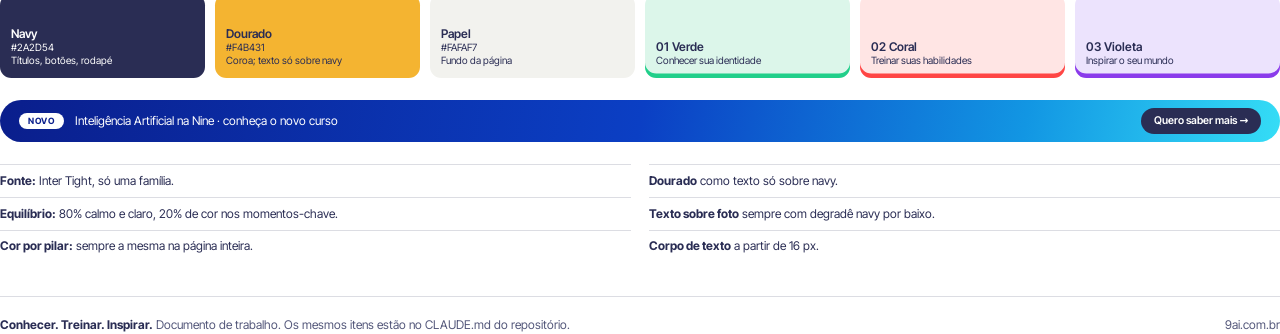
<file: material/pendencias-do-site.html>
<!doctype html>
<html lang="pt-BR">
<head>
<meta charset="utf-8">
<title>Nine Academia de Influência | Pendências do site</title>
<style>
@font-face { font-family: "Inter Tight"; font-weight: 400 700; src: url("../assets/fonts/inter-tight-latin.woff2") format("woff2"); }
:root { --navy: #2A2D54; --navy-90: #353862; --gold: #F4B431; --paper: #FAFAF7; --paper-2: #F2F2EE; --muted: #53577A; --line: rgba(42, 45, 84, .16);
  --green: #21CF8A; --coral: #FF4645; --violet: #8B3BEB; }
* { box-sizing: border-box; margin: 0; }
@page { size: A4; margin: 20mm 17mm 22mm;
  @bottom-left { content: "Nine Academia de Influência · Pendências do site da formação"; font: 500 8pt "Inter Tight"; color: #53577A; }
  @bottom-right { content: counter(page); font: 600 8pt "Inter Tight"; color: #2A2D54; } }
@page :first { margin: 0; @bottom-left { content: none; } @bottom-right { content: none; } }
html { font-family: "Inter Tight", system-ui, sans-serif; font-size: 10pt; line-height: 1.5; color: var(--navy); -webkit-print-color-adjust: exact; print-color-adjust: exact; }
h1, h2, h3 { letter-spacing: -0.025em; line-height: 1.05; font-weight: 600; text-wrap: balance; }
p { text-wrap: pretty; }

/* Capa */
.cover { position: relative; height: 297mm; width: 210mm; background: var(--navy); color: #fff; padding: 22mm 20mm; display: flex; flex-direction: column; justify-content: space-between; overflow: hidden; break-after: page; }
.cover__bg { position: absolute; inset: 0; background: url("../assets/logo/crown.png") 0 0 / 46mm auto; opacity: .05; }
.cover > * { position: relative; }
.cover__logo { width: 46mm; }
.cover__lema { align-self: flex-end; text-align: right; font-size: 9pt; font-weight: 600; line-height: 1.25; letter-spacing: .01em; position: absolute; top: 22mm; right: 20mm; }
.cover h1 { font-size: 58pt; line-height: .95; letter-spacing: -0.04em; }
.cover h1 em { font-style: normal; color: var(--gold); }
.cover__sub { margin-top: 8mm; max-width: 120mm; font-size: 14pt; line-height: 1.35; color: rgba(255,255,255,.86); letter-spacing: -0.01em; }
.cover__meta { display: grid; grid-template-columns: repeat(3, auto); justify-content: start; gap: 0 14mm; padding-top: 7mm; border-top: 1px solid rgba(255,255,255,.28); font-size: 9pt; }
.cover__meta dt { font-size: 7.5pt; font-weight: 600; letter-spacing: .08em; text-transform: uppercase; color: var(--gold); }
.cover__meta dd { margin: 1mm 0 0; color: #fff; }

/* Rótulos e títulos */
.label { font-size: 7.5pt; font-weight: 600; letter-spacing: .08em; text-transform: uppercase; color: var(--muted); }
h2 { font-size: 26pt; margin-top: 2mm; }
.lead { break-inside: avoid; margin-top: 4mm; font-size: 11.5pt; line-height: 1.45; color: var(--muted); max-width: 150mm; }
.sec { break-before: auto; margin-top: 13mm; }
.sec.pg { break-before: page; margin-top: 0; }
.sec h2, .sec .lead { break-after: avoid; }
.sec .label { break-after: avoid; }
.keep { break-inside: avoid; }

/* Resumo */
.nums { margin-top: 9mm; display: grid; grid-template-columns: repeat(4, 1fr); gap: 3mm; }
.num { padding: 5mm 4.5mm 4mm; background: var(--paper-2); border-radius: 4mm; display: flex; flex-direction: column; min-height: 30mm; }
.num b { margin-top: auto; font-size: 32pt; font-weight: 600; letter-spacing: -0.05em; line-height: .9; }
.num span { font-size: 8.5pt; color: var(--muted); line-height: 1.3; margin-bottom: 4mm; }
.num--navy { background: var(--navy); color: #fff; }
.num--navy span { color: rgba(255,255,255,.82); }
.how { margin-top: 8mm; display: grid; grid-template-columns: 1fr 1fr; gap: 6mm; }
.how h3 { font-size: 11pt; margin-bottom: 2mm; }
.how p, .how li { font-size: 9.5pt; color: var(--muted); }
.how li { padding: 1.6mm 0; border-top: 1px solid var(--line); color: var(--navy); }
.how ul { list-style: none; padding: 0; }
.chip { display: inline-block; padding: .6mm 2.4mm; border-radius: 99px; font-size: 7pt; font-weight: 600; letter-spacing: .04em; text-transform: uppercase; vertical-align: .1em; }
.chip--a { background: var(--navy); color: var(--gold); }
.chip--b { background: var(--paper-2); color: var(--navy); box-shadow: inset 0 0 0 .3mm var(--line); }

/* Cartões de pendência */
.items { margin-top: 7mm; }
.item { break-inside: avoid; display: grid; grid-template-columns: 9mm 1fr; gap: 0 3mm; padding: 4.5mm 0 4.5mm; border-top: 1px solid var(--line); }
.item:last-child { border-bottom: 1px solid var(--line); }
.box { width: 5mm; height: 5mm; margin-top: .6mm; border: .5mm solid var(--navy); border-radius: 1.2mm; }
.item h3 { font-size: 12.5pt; display: flex; align-items: baseline; gap: 2.5mm; flex-wrap: wrap; }
.item h3 small { font-size: 7.5pt; font-weight: 600; letter-spacing: .08em; color: var(--muted); }
.item p.why { margin-top: 1.6mm; font-size: 9.8pt; color: var(--navy); }
.item dl { margin-top: 2.4mm; display: grid; grid-template-columns: 22mm 1fr; gap: 1mm 3mm; font-size: 8.8pt; }
.item dt { font-weight: 600; letter-spacing: .06em; text-transform: uppercase; font-size: 7pt; color: var(--muted); padding-top: .5mm; }
.item dd { margin: 0; color: var(--navy); }
.item dd.mut { color: var(--muted); }
.tag { display: inline-block; width: 2.4mm; height: 2.4mm; border-radius: 50%; margin-right: 1.4mm; vertical-align: .1mm; }

/* Decidido */
.done { margin-top: 8mm; padding: 6mm 7mm; background: var(--navy); color: #fff; border-radius: 4mm; break-inside: avoid; }
.done .label { color: var(--gold); }
.done h3 { margin-top: 1.5mm; font-size: 14pt; }
.done ul { margin-top: 3mm; list-style: none; padding: 0; display: grid; grid-template-columns: 1fr 1fr; gap: 0 7mm; }
.done li { padding: 1.7mm 0 1.7mm 5mm; border-top: 1px solid rgba(255,255,255,.18); font-size: 9pt; color: rgba(255,255,255,.9); position: relative; }
.done li::before { content: ""; position: absolute; left: 0; top: 3.1mm; width: 2.2mm; height: 2.2mm; border-radius: 50%; background: var(--gold); }

/* Identidade */
.ident { margin-top: 7mm; display: grid; grid-template-columns: repeat(6, 1fr); gap: 2.5mm; }
.sw { border-radius: 3mm; padding: 3mm; min-height: 22mm; display: flex; flex-direction: column; justify-content: flex-end; font-size: 7.5pt; line-height: 1.25; }
.sw b { font-size: 9pt; font-weight: 600; }
.sw--navy { background: var(--navy); color: #fff; } .sw--gold { background: var(--gold); color: var(--navy); } .sw--paper { background: var(--paper-2); color: var(--navy); }
.sw--green { background: #DCF6EA; color: var(--navy); box-shadow: inset 0 -1.2mm 0 var(--green); } .sw--coral { background: #FFE5E4; color: var(--navy); box-shadow: inset 0 -1.2mm 0 var(--coral); } .sw--violet { background: #ECE3FD; color: var(--navy); box-shadow: inset 0 -1.2mm 0 var(--violet); }
.rules { margin-top: 6mm; display: grid; grid-template-columns: 1fr 1fr; gap: 5mm; font-size: 9pt; }
.rules li { list-style: none; padding: 1.8mm 0; border-top: 1px solid var(--line); }
.rules ul { padding: 0; }
.iabar { margin-top: 6mm; height: 11mm; border-radius: 99px; color: #fff; display: flex; align-items: center; padding: 0 5mm; gap: 3mm; font-size: 9pt; background: linear-gradient(100deg, #0A1E8C 0%, #0B3FC4 50%, #1296E3 80%, #35DDF6 100%); }
.iabar i { font-style: normal; padding: .5mm 2.4mm; border-radius: 99px; background: #fff; color: #0A1E8C; font-size: 6.5pt; font-weight: 700; letter-spacing: .08em; }
.iabar span { margin-left: auto; padding: 1.2mm 3.4mm; border-radius: 99px; background: var(--navy); font-weight: 600; font-size: 8pt; }
.end { margin-top: 9mm; padding-top: 5mm; border-top: 1px solid var(--line); font-size: 9pt; color: var(--muted); display: flex; justify-content: space-between; gap: 8mm; }
.end b { color: var(--navy); }
</style>
</head>
<body>

<section class="cover">
  <span class="cover__bg"></span>
  <img class="cover__logo" src="../assets/logo/nine-logo-branco.png" alt="Nine Academia de Influência">
  <p class="cover__lema">Conhecer.<br>Treinar.<br>Inspirar.</p>
  <div>
    <h1>Pendências<br>do <em>site</em> da<br>formação.</h1>
    <p class="cover__sub">O que a Nine precisa nos passar ou decidir para o site ir ao ar, e o que fica para depois.</p>
  </div>
  <dl class="cover__meta">
    <div><dt>Versão</dt><dd>12 de novembro de 2026</dd></div>
    <div><dt>Repositório</dt><dd>Boopagency/NineFormacao</dd></div>
    <div><dt>Contato</dt><dd>contato@9ai.com.br</dd></div>
  </dl>
</section>

<section class="sec pg">
  <p class="label">Resumo</p>
  <h2>Onde estamos.</h2>
  <p class="lead">O site está pronto e testado: conteúdo do Manual do Aluno 2026 e da Apresentação 2026, sem nenhum valor na página. O que falta depende de informação, material ou decisão da Nine.</p>

  <div class="nums">
    <div class="num num--navy"><span>Antes de divulgar</span><b>4</b></div>
    <div class="num"><span>Dados do curso para confirmar</span><b>5</b></div>
    <div class="num"><span>Material visual e de vídeo</span><b>4</b></div>
    <div class="num"><span>Do nosso lado (entrega)</span><b>4</b></div>
  </div>

  <div class="how">
    <div>
      <h3>Como ler</h3>
      <p>Cada pendência diz o que falta, onde aparece no site e quem resolve. Quando a informação já está no site por inferência, está marcado como <b>Confirmar</b>, para a Nine validar sem precisar escrever do zero.</p>
      <p style="margin-top:3mm"><span class="chip chip--a">Antes de divulgar</span>&nbsp; sem isso o site não deve ir ao ar.<br><span class="chip chip--b" style="margin-top:2mm">Pode ir depois</span>&nbsp; melhora o site, mas não trava.</p>
    </div>
    <div>
      <h3>Responsáveis</h3>
      <ul>
        <li><b>Nine</b>: informação, decisão e material.</li>
        <li><b>Boop</b>: formulário, ajustes no código e medições.</li>
        <li><b>Equipe de hospedagem da Nine</b>: publicação e domínio.</li>
        <li><b>Os dois</b>: texto jurídico e textos finais.</li>
      </ul>
    </div>
  </div>

  <div class="done">
    <p class="label">Já decidido</p>
    <h3>O que não precisa mais ser discutido.</h3>
    <ul>
      <li>O site fica só no curso da formação; a Faculdade foi deixada de lado.</li>
      <li>Nenhum valor aparece no site. A equipe apresenta o investimento.</li>
      <li>Linha do curso de IA fixa no topo, em azul, na linguagem da arte do curso.</li>
      <li>Conteúdo só do Manual e da Apresentação 2026, sem dado inventado.</li>
      <li>Seção de equipe não vai ao ar até chegarem nomes e fotos reais.</li>
      <li>Termo de uso de imagem dos alunos: já assinado.</li>
      <li>Formulário: o da Ummense, em página própria (/pre-inscricao/), ligado ao fluxo comercial da Abba.</li>
      <li>Área de Cursos como página própria, com tags de status (vagas abertas, esgotado, para ex-alunos).</li>
      <li>Legacy: página Legacy no menu, com o texto da proposta da Nine.</li>
      <li>Respostas do FAQ sobre quem participa, alojamento e investimento: enviadas e no site.</li>
      <li>Contraste e acessibilidade validados (W3C e axe, sem violações).</li>
    </ul>
  </div>
</section>

<section class="sec pg">
  <p class="label">1 · <span class="chip chip--a">Antes de divulgar</span></p>
  <h2>Quatro coisas que travam o lançamento.</h2>
  <div class="items">


    <div class="item"><span class="box"></span><div>
      <h3>Endereço final do site <small>PUBLICAÇÃO</small></h3>
      <p class="why">A hospedagem fica com a equipe da Nine. Falta só saber qual será o endereço do site.</p>
      <dl><dt>O que falta</dt><dd>Confirmar o endereço (por exemplo, 9ai.com.br). Com ele fechamos a imagem de compartilhamento, o canonical e o sitemap.</dd>
      <dt>Aparece em</dt><dd class="mut">Prévia do link no WhatsApp e no Instagram; busca.</dd>
      <dt>Quem resolve</dt><dd>Nine informa · Boop ajusta o código.</dd></dl>
    </div></div>

    <div class="item"><span class="box"></span><div>
      <h3>Política de privacidade completa <small>LGPD</small></h3>
      <p class="why">O formulário coleta nome, WhatsApp, e-mail, idade, cidade e igreja, inclusive de jovens. Hoje só existe um resumo de três linhas ("Como usamos seus dados").</p>
      <dl><dt>O que falta</dt><dd>Texto completo da política, nome do encarregado de dados (DPO) e canal para pedidos do titular. Definir também a idade mínima, porque abaixo de 18 anos a autorização é dos responsáveis.</dd>
      <dt>Aparece em</dt><dd class="mut">Formulário e rodapé.</dd>
      <dt>Quem resolve</dt><dd>Nine e jurídico · Boop inclui a página no site.</dd></dl>
    </div></div>


    <div class="item"><span class="box"></span><div>
      <h3>Curso de IA para Empresários: nova turma <small>ÁREA DE CURSOS</small></h3>
      <p class="why">O curso saiu da página principal e tem página própria dentro de Cursos, com a tag "Vagas esgotadas". O link de inscrição do Asaas foi retirado da página por causa do esgotamento.</p>
      <dl><dt>O que falta</dt><dd>Saber se haverá nova turma, com datas e link de inscrição, para trocar a tag. Enviar o símbolo oficial do curso (o N com órbita da faixa do topo foi redesenhado). Confirmar que o valor (R$ 3.000) pode aparecer.</dd>
      <dt>Aparece em</dt><dd class="mut">Faixa azul do topo, /cursos/ e /cursos/ia-para-empresarios/.</dd>
      <dt>Quem resolve</dt><dd>Nine.</dd></dl>
    </div></div>

    <div class="item"><span class="box"></span><div>
      <h3>Legacy: valor no site <small>PÁGINA NOVA</small></h3>
      <p class="why">O Legacy entrou no site como a página Legacy, com o texto da proposta enviada pela Nine: comunidade de ex-alunos, cinco benefícios e assinatura de R$ 99 por mês. O botão "Quero ser Legacy" já leva ao formulário da Ummense enviado pela Nine.</p>
      <dl><dt>O que falta</dt><dd>A confirmação de que o valor (R$ 99 por mês) pode aparecer no site e, se existir, o emblema em vetor.</dd>
      <dt>Aparece em</dt><dd class="mut">Menu "Legacy", página /legacy/ e card em /cursos/.</dd>
      <dt>Quem resolve</dt><dd>Nine.</dd></dl>
    </div></div>

  </div>
</section>

<section class="sec">
  <p class="label">2 · <span class="chip chip--b">Confirmar</span></p>
  <h2>Dados do curso para validar.</h2>
  <p class="lead">O site já mostra o que está no Manual e na Apresentação. Estes itens ou não constam nos dois documentos, ou foram lidos de um gráfico e merecem uma conferência da coordenação.</p>
  <div class="items">

    <div class="item"><span class="box"></span><div>
      <h3>Próxima turma: ano e datas <small>CALENDÁRIO</small></h3>
      <p class="why">O calendário "O ano, mês a mês" é o da turma 2026 e está identificado assim na página. A Apresentação diz que a vaga de 2026 é garantida com a matrícula.</p>
      <dl><dt>O que falta</dt><dd>Ano e data de início da próxima turma, prazo de inscrição e número de vagas, se forem divulgados. Só mostramos vagas e prazo se forem reais.</dd>
      <dt>Aparece em</dt><dd class="mut">O ano, ficha do topo e FAQ.</dd></dl>
    </div></div>

    <div class="item"><span class="box"></span><div>
      <h3>Meses dos intensivos, Paths e TCC <small>CONFIRMAR</small></h3>
      <p class="why">Os meses foram lidos da linha do tempo do Manual (página 16): intensivos em março, maio, julho e setembro; Paths I de março a julho, II em agosto, III de setembro a novembro; TCC em novembro; viagem de formatura em dezembro.</p>
      <dl><dt>O que falta</dt><dd>A coordenação confirmar os meses, porque o gráfico não traz datas. Conferir também os horários da semana (Manual, página 17).</dd>
      <dt>Aparece em</dt><dd class="mut">O ano, A semana, Intensivos.</dd></dl>
    </div></div>

    <div class="item"><span class="box"></span><div>
      <h3>Precisa ser de alguma igreja? <small>PERFIL</small></h3>
      <p class="why">A Nine respondeu que podem participar jovens e adultos que concluíram o ensino médio. O resto do perfil segue sem resposta.</p>
      <dl><dt>O que falta</dt><dd>Dizer se é preciso ser de alguma igreja e se o curso é aberto a quem não é cristão. Com isso entra uma frase no FAQ.</dd>
      <dt>Aparece em</dt><dd class="mut">FAQ.</dd></dl>
    </div></div>

    <div class="item"><span class="box"></span><div>
      <h3>Quarto certificado <small>CERTIFICAÇÕES</small></h3>
      <p class="why">A Apresentação diz que o aluno recebe 4 certificados e lista 3: Nine, Fatemi e History Makers (ILI). O site mostra os 3.</p>
      <dl><dt>O que falta</dt><dd>Qual é o quarto, ou confirmar que são 3.</dd>
      <dt>Aparece em</dt><dd class="mut">Ficha do topo e Certificações.</dd></dl>
    </div></div>


    <div class="item"><span class="box"></span><div>
      <h3>Fotos dos professores <small>SEÇÃO EQUIPE</small></h3>
      <p class="why">A seção "Quem vai te ensinar" entrou com os 20 nomes enviados e a frase "mais de 100 professores especialistas em suas áreas". Os cards mostram as iniciais até chegarem as fotos.</p>
      <dl><dt>O que falta</dt><dd>Foto de cada professor, no arquivo original e com o nome no nome do arquivo. Se quiserem, também o cargo ou a área de cada um.</dd>
      <dt>Aparece em</dt><dd class="mut">Seção Equipe, depois das Certificações.</dd></dl>
    </div></div>

  </div>
</section>

<section class="sec pg">
  <p class="label">3 · <span class="chip chip--b">Pode ir depois</span></p>
  <h2>Material visual e de vídeo.</h2>
  <p class="lead">O site funciona com o que temos, mas parte das imagens veio de recortes da Apresentação, em resolução baixa. Com os originais, o resultado fica mais nítido.</p>
  <div class="items">

    <div class="item"><span class="box"></span><div>
      <h3>Fotos originais em alta <small>IMAGENS</small></h3>
      <p class="why">As fotos do Drive já entraram nos intensivos, nos certificados e no mural. As da estrutura (sala, hotel campestre e estúdio) e as três dos depoimentos continuam recortes dos slides; as dos depoimentos têm só 174 px.</p>
      <dl><dt>O que falta</dt><dd>Os originais da estrutura e dos depoimentos, em 1600 px ou mais. Para o mural, 30 a 60 fotos separadas por categoria (aulas, oficinas, grupos, intercâmbio, jantares, serviço, formatura). Hoje o mural tem só oficinas, jantares, aulas e serviço.</dd></dl>
    </div></div>

    <div class="item"><span class="box"></span><div>
      <h3>Logo da Academia em vetor <small>IDENTIDADE</small></h3>
      <p class="why">O pacote recebido traz o SVG da Nine Faculdade (com a palavra "Faculdade" embaixo) e o manual de marca em CorelDRAW. O NINE com a coroa foi aproveitado no topo e no rodapé do site.</p>
      <dl><dt>O que falta</dt><dd>Logo com "Academia de Influência" em SVG, o símbolo do curso de IA e o padrão de coroas. O site já usa as cores oficiais do manual de marca (azul #2A2D54 e amarelo #F4B431). A fonte oficial é a Gilroy, que exige licença; o site usa a Inter Tight. Decidir se vale licenciar a Gilroy.</dd></dl>
    </div></div>

    <div class="item"><span class="box"></span><div>
      <h3>Vídeos originais <small>REELS</small></h3>
      <p class="why">Os sete reels e os três vídeos do topo foram exportados já comprimidos. Os do Instagram perdem qualidade ao serem baixados.</p>
      <dl><dt>O que falta</dt><dd>Reels em arquivo original, brutos para uma nova montagem do topo (10 a 15 segundos) e do vídeo central do zoom.</dd></dl>
    </div></div>

    <div class="item"><span class="box"></span><div>
      <h3>Depoimentos em vídeo e novos textos <small>PROVA SOCIAL</small></h3>
      <p class="why">Entraram os três depoimentos escritos da Apresentação, com as fotos de perfil. Nenhum é em vídeo.</p>
      <dl><dt>O que falta</dt><dd>Se existirem, vídeos curtos de alunos (vertical) e depoimentos com "antes e depois": quem entrou perdido e o que mudou. Sem inventar texto: só o que o aluno disser.</dd></dl>
    </div></div>

  </div>
</section>

<section class="sec">
  <p class="label">4 · <span class="chip chip--b">Do nosso lado</span></p>
  <h2>Publicação e acompanhamento.</h2>
  <p class="lead">Itens técnicos da entrega do código e do acompanhamento depois da publicação.</p>
  <div class="items">

    <div class="item"><span class="box"></span><div>
      <h3>Entregar o código à equipe de hospedagem <small>ENTREGA</small></h3>
      <p class="why">O site é estático: não precisa de servidor nem de build. A pasta inteira vai para a raiz do endereço, porque os caminhos são absolutos. O único comando opcional é o que recompila o CSS depois de edições.</p>
      <dl><dt>Depende de</dt><dd>Boop enviar o código e as instruções; Nine publicar.</dd></dl>
    </div></div>

    <div class="item"><span class="box"></span><div>
      <h3>Medir o desempenho e a acessibilidade depois de publicado <small>QUALIDADE</small></h3>
      <p class="why">Rodar o PageSpeed no celular e no computador (meta 100) e repetir W3C e axe no endereço final. Antes do lançamento, o desktop carrega 1,7 MB e o celular 0,4 MB.</p>
      <dl><dt>Depende de</dt><dd>Site publicado pela equipe da Nine.</dd></dl>
    </div></div>

    <div class="item"><span class="box"></span><div>
      <h3>Caixas de e-mail funcionando <small>CONTATO</small></h3>
      <p class="why">O site divulga contato@9ai.com.br e secretaria@9ai.com.br. Precisamos testar o recebimento antes de divulgar.</p>
      <dl><dt>Depende de</dt><dd>Nine confirmar quem monitora as caixas.</dd></dl>
    </div></div>

    <div class="item"><span class="box"></span><div>
      <h3>O que fazer com o site antigo da Academia <small>TRANSIÇÃO</small></h3>
      <p class="why">A página antiga continua em nineacademia.vercel.app/academia/, com o conteúdo anterior, e é da Boop. Quando o novo site entrar, o endereço antigo deve redirecionar ou ser desativado, para ninguém ver duas versões.</p>
      <dl><dt>Depende de</dt><dd>Decisão da Nine sobre manter ou desativar.</dd></dl>
    </div></div>

  </div>

  <div class="keep" style="margin-top:12mm">
  <div class="rules">
    <div>
      <p class="label">Identidade do site</p>
      <h3 style="margin-top:2mm; font-size:14pt">O que não muda.</h3>
    </div>
    <div></div>
  </div>
  <div class="ident">
    <div class="sw sw--navy"><b>Navy</b>#2A2D54<br>Títulos, botões, rodapé</div>
    <div class="sw sw--gold"><b>Dourado</b>#F4B431<br>Coroa; texto só sobre navy</div>
    <div class="sw sw--paper"><b>Papel</b>#FAFAF7<br>Fundo da página</div>
    <div class="sw sw--green"><b>01 Verde</b>Conhecer sua identidade</div>
    <div class="sw sw--coral"><b>02 Coral</b>Treinar suas habilidades</div>
    <div class="sw sw--violet"><b>03 Violeta</b>Inspirar o seu mundo</div>
  </div>
  <div class="iabar"><i>NOVO</i>Inteligência Artificial na Nine · conheça o novo curso<span>Quero saber mais →</span></div>
  <div class="rules">
    <ul>
      <li><b>Fonte:</b> Inter Tight, só uma família.</li>
      <li><b>Equilíbrio:</b> 80% calmo e claro, 20% de cor nos momentos-chave.</li>
      <li><b>Cor por pilar:</b> sempre a mesma na página inteira.</li>
    </ul>
    <ul>
      <li><b>Dourado</b> como texto só sobre navy.</li>
      <li><b>Texto sobre foto</b> sempre com degradê navy por baixo.</li>
      <li><b>Corpo de texto</b> a partir de 16 px.</li>
    </ul>
  </div>
  </div>
  <div class="end"><span><b>Conhecer. Treinar. Inspirar.</b> Documento de trabalho. Os mesmos itens estão no CLAUDE.md do repositório.</span><span>9ai.com.br</span></div>
</section>

</body>
</html>
</file>
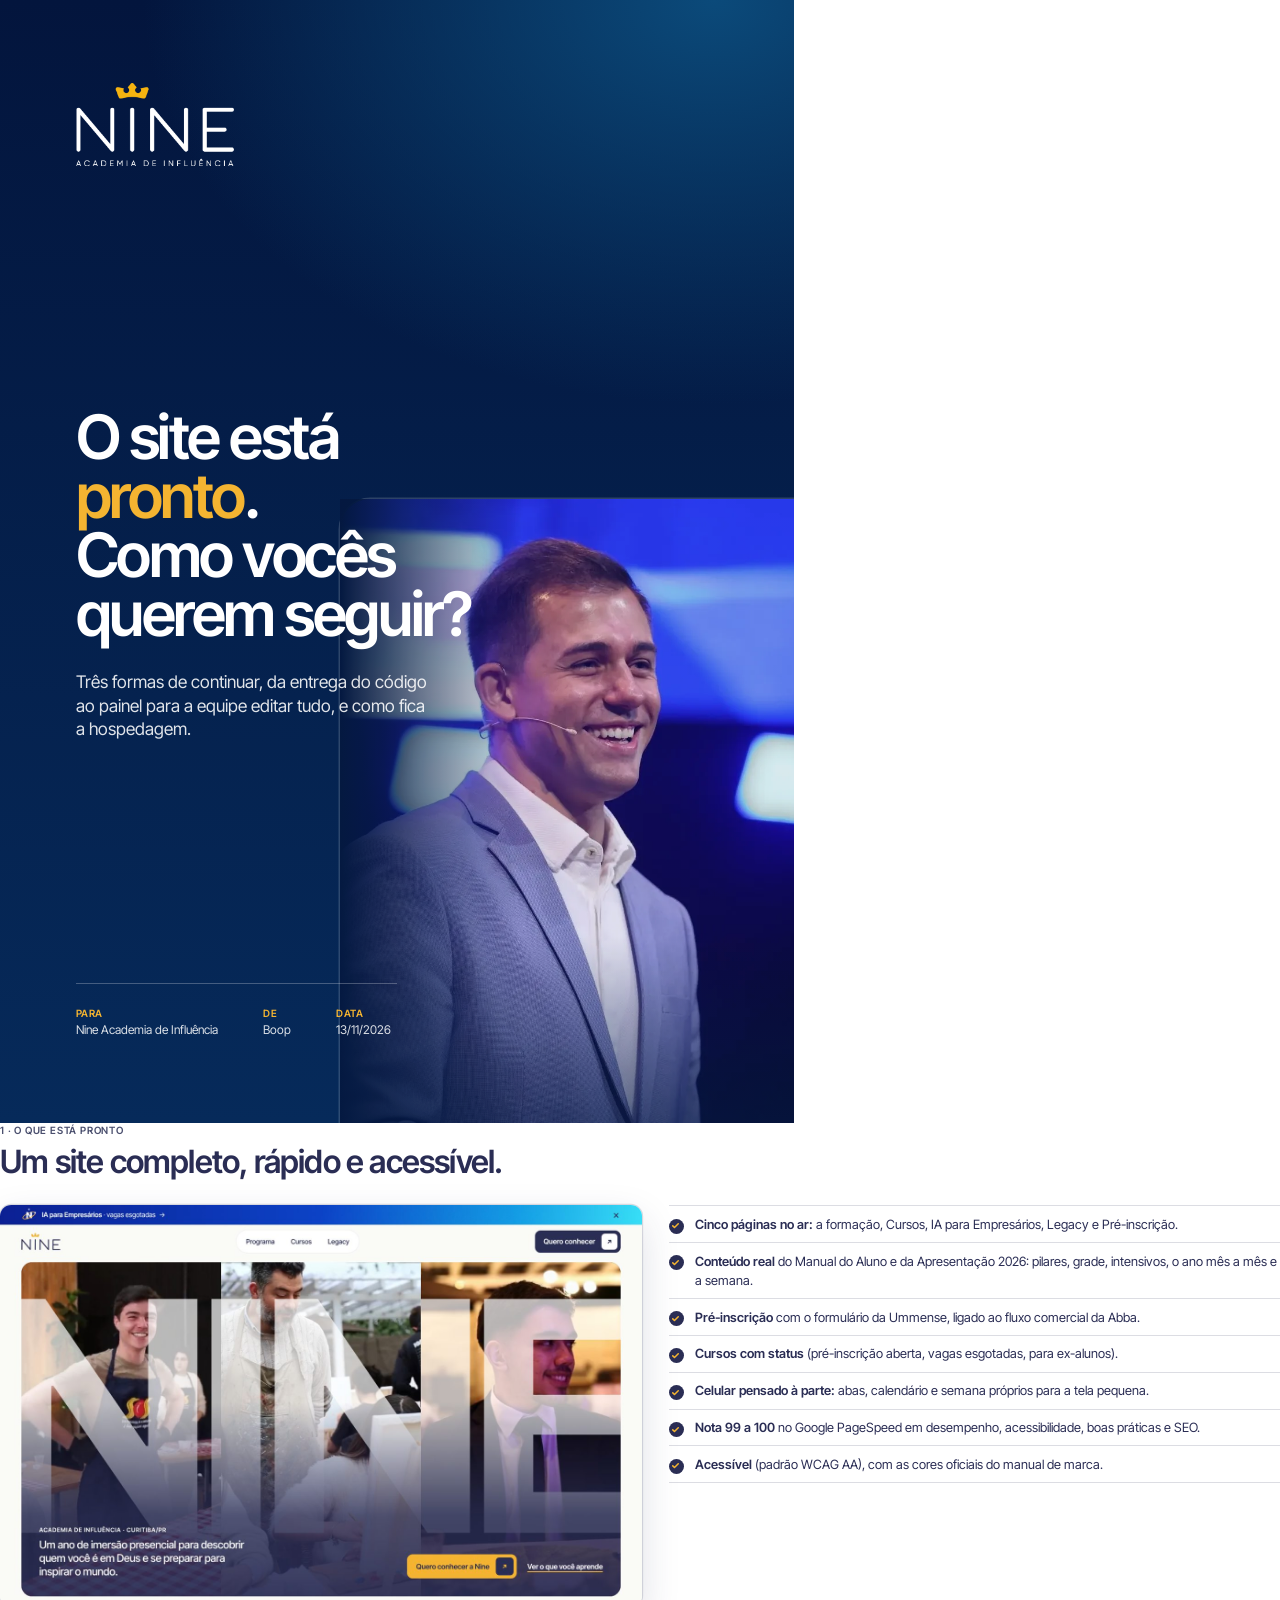
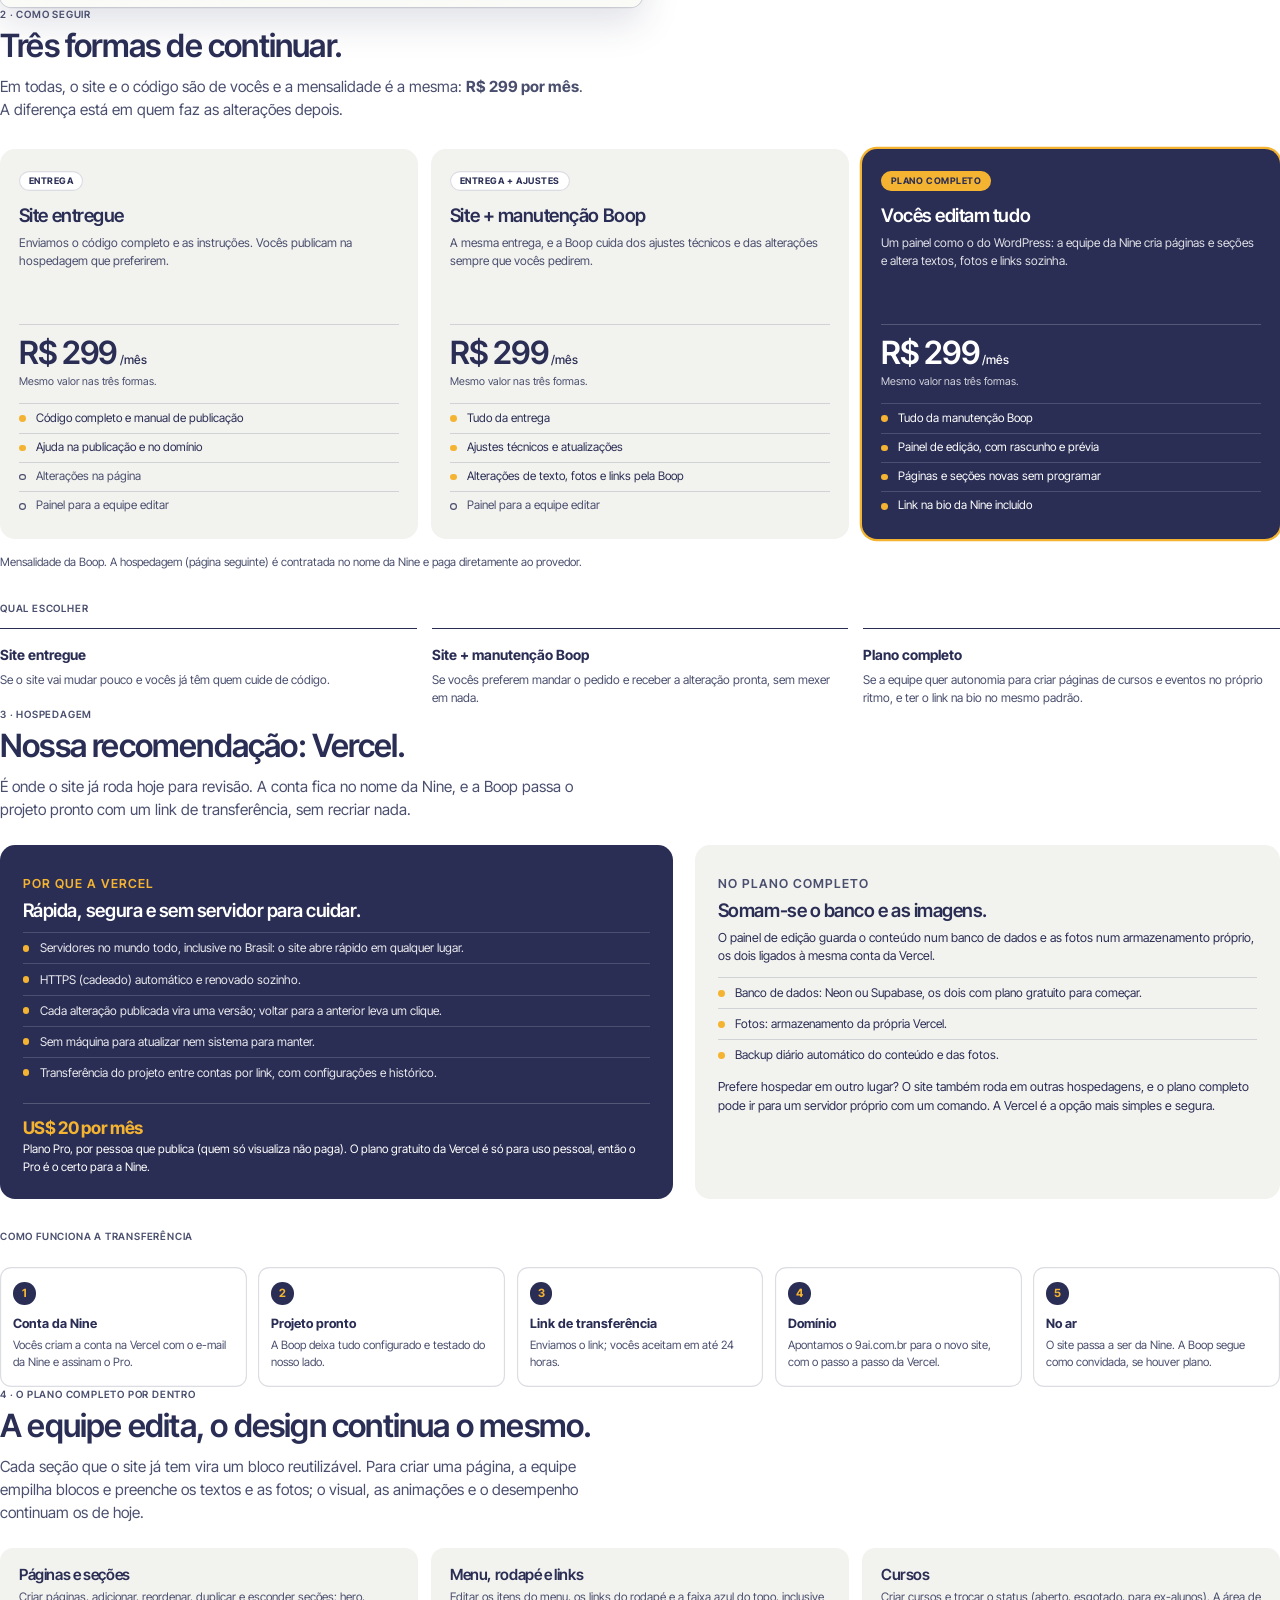
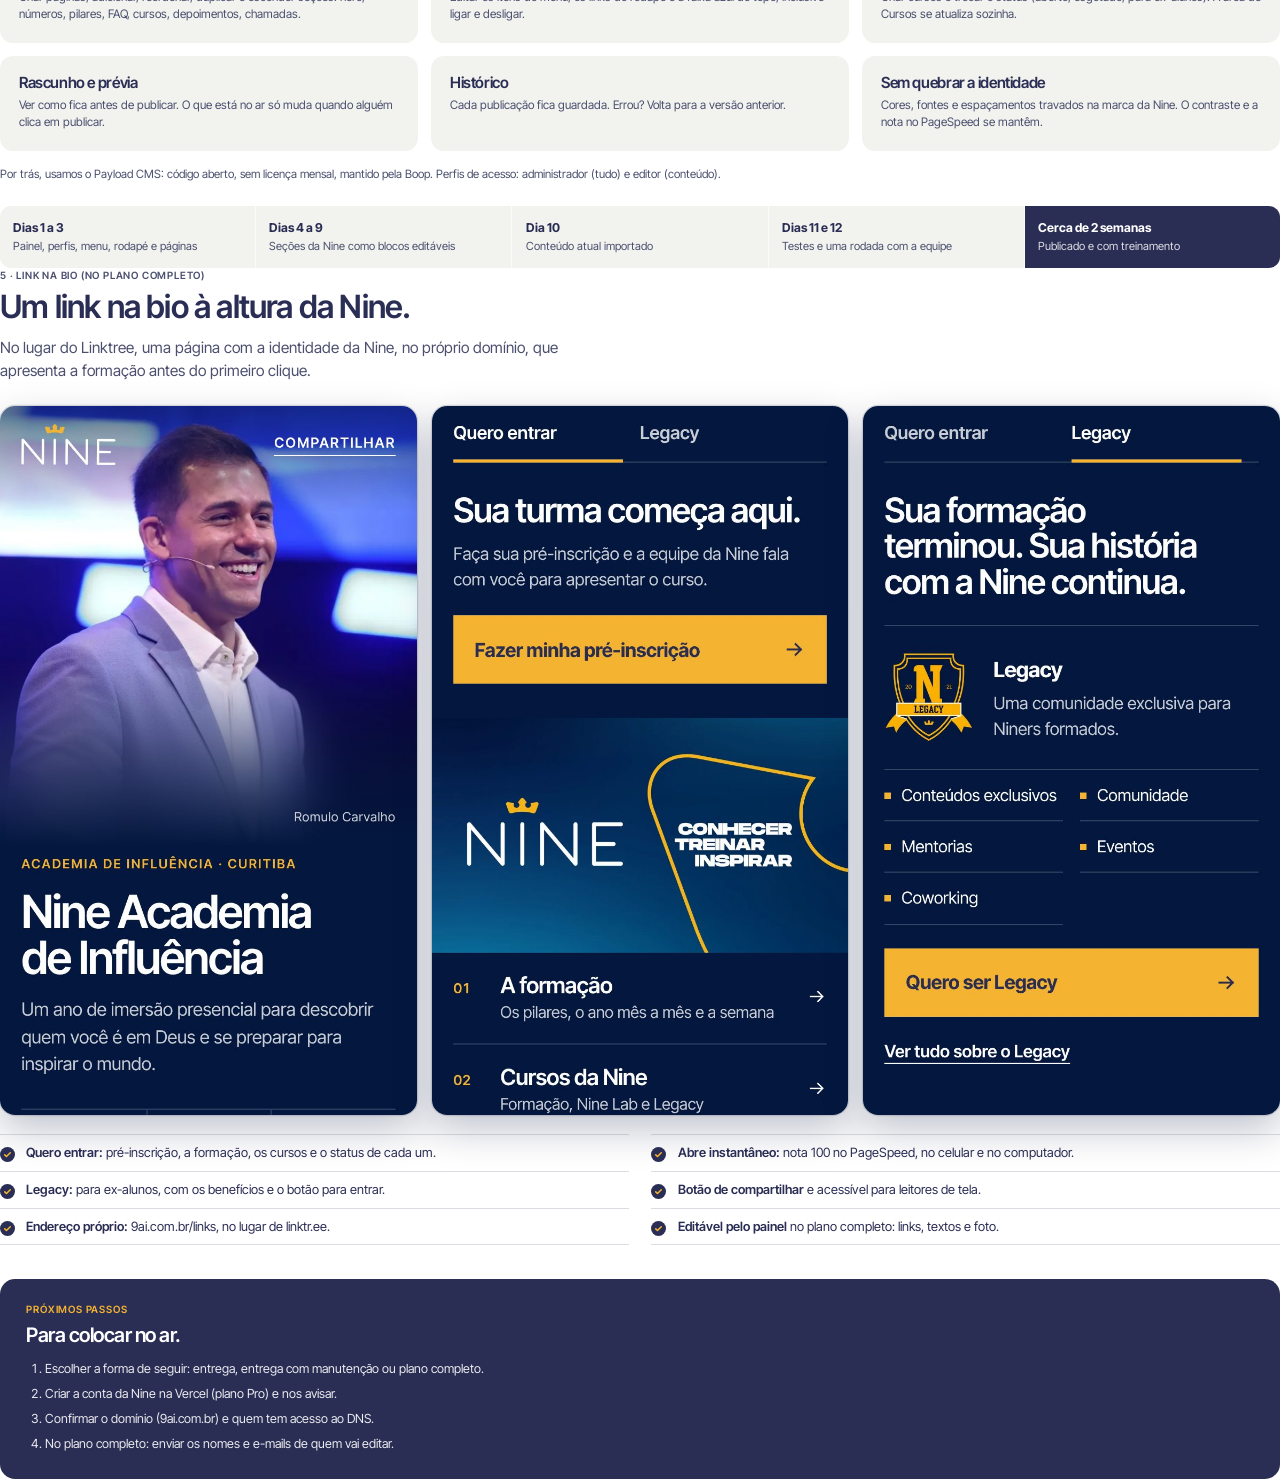
<file: material/proposta-site-e-hospedagem.html>
<!doctype html>
<html lang="pt-BR">
<head>
<meta charset="utf-8">
<title>Nine Academia de Influência | Site pronto: como seguir</title>
<style>
@font-face { font-family: "Inter Tight"; font-weight: 400 700; src: url("../assets/fonts/inter-tight-latin.woff2") format("woff2"); }
:root { --navy: #2A2D54; --navy-90: #353862; --gold: #F4B431; --paper: #FAFAF7; --paper-2: #F2F2EE; --muted: #4A4F6E; --line: rgba(42, 45, 84, .16); --fundo: #03153D; }
* { box-sizing: border-box; margin: 0; }
@page { size: A4; margin: 18mm 16mm 20mm;
  @bottom-left { content: "Nine Academia de Influência · Site pronto: como seguir"; font: 500 8pt "Inter Tight"; color: #4A4F6E; }
  @bottom-right { content: counter(page) " / " counter(pages); font: 600 8pt "Inter Tight"; color: #2A2D54; } }
@page :first { margin: 0; @bottom-left { content: none; } @bottom-right { content: none; } }
html { font-family: "Inter Tight", system-ui, sans-serif; font-size: 10pt; line-height: 1.5; color: var(--navy); -webkit-print-color-adjust: exact; print-color-adjust: exact; }
h1, h2, h3 { font-weight: 600; letter-spacing: -0.025em; line-height: 1.06; text-wrap: balance; }
p { text-wrap: pretty; }
.label--espaco { margin-top: 8mm; }
.label { font-size: 7.5pt; font-weight: 600; letter-spacing: .08em; text-transform: uppercase; color: var(--muted); }
h2 { margin-top: 2mm; font-size: 24pt; break-after: avoid; }
.lead { margin-top: 3.5mm; font-size: 11.5pt; color: var(--muted); max-width: 155mm; break-inside: avoid; }
.sec { margin-top: 12mm; }
.pg { break-before: page; margin-top: 0; }

/* capa */
.capa { position: relative; height: 297mm; width: 210mm; overflow: hidden; color: #fff; padding: 22mm 20mm; display: flex; flex-direction: column; justify-content: space-between; break-after: page;
  background: radial-gradient(120% 60% at 90% 0%, #0B4A7A 0%, rgba(11, 74, 122, 0) 60%), linear-gradient(180deg, #03153D, #062A5A); }
.capa__foto { position: absolute; right: 0; bottom: 0; width: 120mm; height: 165mm; background: url("../assets/img/links/romulo-1080.webp") 50% 20% / cover no-repeat; opacity: .9; border-top-left-radius: 8mm; box-shadow: 0 0 0 .4mm rgba(255,255,255,.18); }
.capa__foto::after { content: ""; position: absolute; inset: 0; background: linear-gradient(90deg, #04183F 0%, rgba(4, 24, 63, 0) 40%), linear-gradient(0deg, rgba(4,24,63,.6), rgba(4,24,63,0) 30%); }
.capa > *:not(.capa__foto) { position: relative; z-index: 1; }
.capa img.logo { width: 42mm; }
.capa .meta { font-size: 9pt; color: rgba(255,255,255,.86); }
.capa .meta b { color: var(--gold); font-weight: 600; letter-spacing: .06em; text-transform: uppercase; font-size: 7.5pt; display: block; }
.capa h1 { font-size: 46pt; line-height: .96; letter-spacing: -0.04em; max-width: 120mm; }
.capa h1 em { font-style: normal; color: var(--gold); }
.capa .sub { margin-top: 7mm; max-width: 95mm; font-size: 13pt; line-height: 1.35; color: rgba(255,255,255,.88); }
.capa__base { display: flex; gap: 12mm; padding-top: 6mm; border-top: 1px solid rgba(255,255,255,.25); max-width: 85mm; }

/* pronto */
.pronto { margin-top: 7mm; display: grid; grid-template-columns: 1.05fr 1fr; gap: 7mm; align-items: start; }
.pronto img { width: 100%; border-radius: 3mm; box-shadow: 0 0 0 .3mm var(--line), 0 4mm 10mm rgba(42,45,84,.15); }
.checks { list-style: none; padding: 0; }
.checks li { position: relative; padding: 2.2mm 0 2.2mm 7mm; border-top: 1px solid var(--line); font-size: 9.6pt; }
.checks li:last-child { border-bottom: 1px solid var(--line); }
.checks li::before { content: ""; position: absolute; left: 0; top: 3.2mm; width: 4mm; height: 4mm; border-radius: 50%; background: var(--navy) url("data:image/svg+xml,%3Csvg xmlns='http://www.w3.org/2000/svg' viewBox='0 0 16 16'%3E%3Cpath d='M4 8.5l2.5 2.5L12 5.5' fill='none' stroke='%23F4B431' stroke-width='2.2' stroke-linecap='round' stroke-linejoin='round'/%3E%3C/svg%3E") center / 3mm no-repeat; }
.checks b { font-weight: 600; }

/* planos */
.planos { margin-top: 7mm; display: grid; grid-template-columns: repeat(3, 1fr); gap: 3.5mm; }
.plano { break-inside: avoid; display: flex; flex-direction: column; padding: 6mm 5mm 5mm; border-radius: 4mm; background: var(--paper-2); }
.plano--top { background: var(--navy); color: #fff; box-shadow: 0 0 0 .6mm var(--gold); }
.plano .tag { align-self: flex-start; padding: .8mm 2.6mm; border-radius: 99px; font-size: 6.8pt; font-weight: 700; letter-spacing: .06em; text-transform: uppercase; background: #fff; color: var(--navy); box-shadow: inset 0 0 0 .3mm var(--line); }
.plano--top .tag { background: var(--gold); box-shadow: none; }
.plano h3 { margin-top: 4mm; font-size: 14pt; }
.plano .desc { margin-top: 2mm; font-size: 9pt; color: var(--muted); min-height: 21mm; }
.plano--top .desc { color: rgba(255,255,255,.86); }
.preco { margin-top: 3mm; padding-top: 3mm; border-top: 1px solid var(--line); }
.plano--top .preco { border-top-color: rgba(255,255,255,.2); }
.preco b { display: block; font-size: 24pt; font-weight: 600; letter-spacing: -0.04em; line-height: 1; }
.preco b small { font-size: 9pt; letter-spacing: 0; font-weight: 500; }
.preco span { display: block; margin-top: 1.5mm; font-size: 8pt; color: var(--muted); }
.plano--top .preco span { color: rgba(255,255,255,.8); }
.plano ul { margin-top: 3.5mm; list-style: none; padding: 0; font-size: 8.8pt; }
.plano li { padding: 1.4mm 0 1.4mm 4.5mm; position: relative; border-top: 1px solid var(--line); }
.plano--top li { border-top-color: rgba(255,255,255,.16); }
.plano li::before { content: ""; position: absolute; left: 0; top: 2.9mm; width: 1.8mm; height: 1.8mm; border-radius: 50%; background: var(--gold); }
.plano li.nao { color: var(--muted); }
.plano li.nao::before { background: none; box-shadow: inset 0 0 0 .3mm var(--muted); }
.escolha { margin-top: 3mm; display: grid; grid-template-columns: repeat(3, 1fr); gap: 4mm; break-inside: avoid; }
.escolha > div { padding: 4mm 0 0; border-top: .5mm solid var(--navy); font-size: 9pt; }
.escolha b { font-size: 10.5pt; }
.escolha p { margin-top: 1.5mm; color: var(--muted); }
.nota { margin-top: 4mm; font-size: 8.6pt; color: var(--muted); }

/* hospedagem */
.reco { margin-top: 6mm; display: grid; grid-template-columns: 1.15fr 1fr; gap: 6mm; }
.box { break-inside: avoid; padding: 6mm; border-radius: 4mm; background: var(--paper-2); }
.box--navy { background: var(--navy); color: #fff; }
.box--navy .label { color: var(--gold); }
.box h3 { margin-top: 2mm; font-size: 14pt; }
.box p { margin-top: 2mm; font-size: 9.3pt; }
.box--navy p, .box--navy li { color: rgba(255,255,255,.9); }
.box ul { margin-top: 3mm; list-style: none; padding: 0; font-size: 9pt; }
.box li { padding: 1.6mm 0 1.6mm 4.5mm; position: relative; border-top: 1px solid rgba(255,255,255,.16); }
.box:not(.box--navy) li { border-top-color: var(--line); }
.box li::before { content: ""; position: absolute; left: 0; top: 3.1mm; width: 1.8mm; height: 1.8mm; border-radius: 50%; background: var(--gold); }
.custo { margin-top: 4mm; padding-top: 3mm; border-top: 1px solid rgba(255,255,255,.2); font-size: 8.8pt; }
.custo b { color: var(--gold); font-size: 13pt; letter-spacing: -0.02em; display: block; }
.passos { margin-top: 6mm; list-style: none; padding: 0; counter-reset: p; display: grid; grid-template-columns: repeat(5, 1fr); gap: 3mm; }
.passos li { counter-increment: p; break-inside: avoid; padding: 4mm 3.5mm; border-radius: 3mm; background: #fff; box-shadow: inset 0 0 0 .3mm var(--line); font-size: 8.6pt; }
.passos li::before { content: counter(p); display: grid; place-items: center; width: 6mm; height: 6mm; border-radius: 50%; background: var(--navy); color: var(--gold); font-weight: 700; font-size: 8.5pt; margin-bottom: 2.5mm; }
.passos b { display: block; font-size: 9.6pt; margin-bottom: 1mm; }
.passos span { color: var(--muted); }

/* plano completo */
.editam { margin-top: 6mm; display: grid; grid-template-columns: repeat(3, 1fr); gap: 3.5mm; }
.editam > div { break-inside: avoid; padding: 5mm; border-radius: 3.5mm; background: var(--paper-2); }
.editam h3 { font-size: 11.5pt; }
.editam p { margin-top: 1.5mm; font-size: 8.8pt; color: var(--muted); }
.tempo { margin-top: 6mm; display: flex; gap: 0; border-radius: 3mm; overflow: hidden; break-inside: avoid; }
.tempo div { flex: 1; padding: 3.5mm 3.5mm; background: var(--paper-2); font-size: 8.4pt; border-right: .5mm solid var(--paper); }
.tempo div:last-child { border-right: 0; background: var(--navy); color: #fff; }
.tempo b { display: block; font-size: 9.2pt; }
.tempo span { color: var(--muted); }
.tempo div:last-child span { color: rgba(255,255,255,.85); }

/* link na bio */
.bio { margin-top: 6mm; display: grid; grid-template-columns: repeat(3, 1fr); gap: 4mm; }
.bio img { width: 100%; border-radius: 4mm; box-shadow: 0 0 0 .3mm var(--line), 0 4mm 10mm rgba(3, 21, 61, .25); }
.bio-desk { margin-top: 5mm; width: 100%; border-radius: 3mm; box-shadow: 0 0 0 .3mm var(--line); }
.feitos { margin-top: 5mm; display: grid; grid-template-columns: 1fr 1fr; gap: 0 6mm; }
.fim { margin-top: 9mm; padding: 6mm 7mm; border-radius: 4mm; background: var(--navy); color: #fff; break-inside: avoid; }
.fim .label { color: var(--gold); }
.fim h3 { margin-top: 2mm; font-size: 15pt; }
.fim ol { margin-top: 3mm; padding-left: 5mm; font-size: 9.4pt; color: rgba(255,255,255,.9); }
.fim li { padding: .8mm 0; }
</style>
</head>
<body>

<section class="capa">
  <img class="logo" src="../assets/logo/nine-logo-branco.png" alt="Nine Academia de Influência">
  <div>
    <h1>O site está <em>pronto</em>. Como vocês querem seguir?</h1>
    <p class="sub">Três formas de continuar, da entrega do código ao painel para a equipe editar tudo, e como fica a hospedagem.</p>
  </div>
  <div class="capa__base meta">
    <div><b>Para</b>Nine Academia de Influência</div>
    <div><b>De</b>Boop</div>
    <div><b>Data</b>13/11/2026</div>
  </div>
  <div class="capa__foto" aria-hidden="true"></div>
</section>

<section class="sec pg">
  <p class="label">1 · O que está pronto</p>
  <h2>Um site completo, rápido e acessível.</h2>
  <div class="pronto">
    <img src="img/site-desktop.jpg" alt="Página principal do site da formação Nine">
    <ul class="checks">
      <li><b>Cinco páginas no ar:</b> a formação, Cursos, IA para Empresários, Legacy e Pré-inscrição.</li>
      <li><b>Conteúdo real</b> do Manual do Aluno e da Apresentação 2026: pilares, grade, intensivos, o ano mês a mês e a semana.</li>
      <li><b>Pré-inscrição</b> com o formulário da Ummense, ligado ao fluxo comercial da Abba.</li>
      <li><b>Cursos com status</b> (pré-inscrição aberta, vagas esgotadas, para ex-alunos).</li>
      <li><b>Celular pensado à parte:</b> abas, calendário e semana próprios para a tela pequena.</li>
      <li><b>Nota 99 a 100</b> no Google PageSpeed em desempenho, acessibilidade, boas práticas e SEO.</li>
      <li><b>Acessível</b> (padrão WCAG AA), com as cores oficiais do manual de marca.</li>
    </ul>
  </div>
</section>

<section class="sec pg">
  <p class="label">2 · Como seguir</p>
  <h2>Três formas de continuar.</h2>
  <p class="lead">Em todas, o site e o código são de vocês e a mensalidade é a mesma: <b>R$ 299 por mês</b>. A diferença está em quem faz as alterações depois.</p>
  <div class="planos">
    <div class="plano">
      <span class="tag">Entrega</span>
      <h3>Site entregue</h3>
      <p class="desc">Enviamos o código completo e as instruções. Vocês publicam na hospedagem que preferirem.</p>
      <div class="preco"><b>R$ 299<small> /mês</small></b><span>Mesmo valor nas três formas.</span></div>
      <ul>
        <li>Código completo e manual de publicação</li>
        <li>Ajuda na publicação e no domínio</li>
        <li class="nao">Alterações na página</li>
        <li class="nao">Painel para a equipe editar</li>
      </ul>
    </div>
    <div class="plano">
      <span class="tag">Entrega + ajustes</span>
      <h3>Site + manutenção Boop</h3>
      <p class="desc">A mesma entrega, e a Boop cuida dos ajustes técnicos e das alterações sempre que vocês pedirem.</p>
      <div class="preco"><b>R$ 299<small> /mês</small></b><span>Mesmo valor nas três formas.</span></div>
      <ul>
        <li>Tudo da entrega</li>
        <li>Ajustes técnicos e atualizações</li>
        <li>Alterações de texto, fotos e links pela Boop</li>
        <li class="nao">Painel para a equipe editar</li>
      </ul>
    </div>
    <div class="plano plano--top">
      <span class="tag">Plano completo</span>
      <h3>Vocês editam tudo</h3>
      <p class="desc">Um painel como o do WordPress: a equipe da Nine cria páginas e seções e altera textos, fotos e links sozinha.</p>
      <div class="preco"><b>R$ 299<small> /mês</small></b><span>Mesmo valor nas três formas.</span></div>
      <ul>
        <li>Tudo da manutenção Boop</li>
        <li>Painel de edição, com rascunho e prévia</li>
        <li>Páginas e seções novas sem programar</li>
        <li>Link na bio da Nine incluído</li>
      </ul>
    </div>
  </div>
  <p class="nota">Mensalidade da Boop. A hospedagem (página seguinte) é contratada no nome da Nine e paga diretamente ao provedor.</p>

  <p class="label label--espaco">Qual escolher</p>
  <div class="escolha">
    <div><b>Site entregue</b><p>Se o site vai mudar pouco e vocês já têm quem cuide de código.</p></div>
    <div><b>Site + manutenção Boop</b><p>Se vocês preferem mandar o pedido e receber a alteração pronta, sem mexer em nada.</p></div>
    <div><b>Plano completo</b><p>Se a equipe quer autonomia para criar páginas de cursos e eventos no próprio ritmo, e ter o link na bio no mesmo padrão.</p></div>
  </div>
</section>

<section class="sec pg">
  <p class="label">3 · Hospedagem</p>
  <h2>Nossa recomendação: Vercel.</h2>
  <p class="lead">É onde o site já roda hoje para revisão. A conta fica no nome da Nine, e a Boop passa o projeto pronto com um link de transferência, sem recriar nada.</p>
  <div class="reco">
    <div class="box box--navy">
      <p class="label">Por que a Vercel</p>
      <h3>Rápida, segura e sem servidor para cuidar.</h3>
      <ul>
        <li>Servidores no mundo todo, inclusive no Brasil: o site abre rápido em qualquer lugar.</li>
        <li>HTTPS (cadeado) automático e renovado sozinho.</li>
        <li>Cada alteração publicada vira uma versão; voltar para a anterior leva um clique.</li>
        <li>Sem máquina para atualizar nem sistema para manter.</li>
        <li>Transferência do projeto entre contas por link, com configurações e histórico.</li>
      </ul>
      <div class="custo"><b>US$ 20 por mês</b>Plano Pro, por pessoa que publica (quem só visualiza não paga). O plano gratuito da Vercel é só para uso pessoal, então o Pro é o certo para a Nine.</div>
    </div>
    <div class="box">
      <p class="label">No plano completo</p>
      <h3>Somam-se o banco e as imagens.</h3>
      <p>O painel de edição guarda o conteúdo num banco de dados e as fotos num armazenamento próprio, os dois ligados à mesma conta da Vercel.</p>
      <ul>
        <li>Banco de dados: Neon ou Supabase, os dois com plano gratuito para começar.</li>
        <li>Fotos: armazenamento da própria Vercel.</li>
        <li>Backup diário automático do conteúdo e das fotos.</li>
      </ul>
      <p>Prefere hospedar em outro lugar? O site também roda em outras hospedagens, e o plano completo pode ir para um servidor próprio com um comando. A Vercel é a opção mais simples e segura.</p>
    </div>
  </div>
  <p class="label label--espaco">Como funciona a transferência</p>
  <ol class="passos">
    <li><b>Conta da Nine</b><span>Vocês criam a conta na Vercel com o e-mail da Nine e assinam o Pro.</span></li>
    <li><b>Projeto pronto</b><span>A Boop deixa tudo configurado e testado do nosso lado.</span></li>
    <li><b>Link de transferência</b><span>Enviamos o link; vocês aceitam em até 24 horas.</span></li>
    <li><b>Domínio</b><span>Apontamos o 9ai.com.br para o novo site, com o passo a passo da Vercel.</span></li>
    <li><b>No ar</b><span>O site passa a ser da Nine. A Boop segue como convidada, se houver plano.</span></li>
  </ol>
</section>

<section class="sec pg">
  <p class="label">4 · O plano completo por dentro</p>
  <h2>A equipe edita, o design continua o mesmo.</h2>
  <p class="lead">Cada seção que o site já tem vira um bloco reutilizável. Para criar uma página, a equipe empilha blocos e preenche os textos e as fotos; o visual, as animações e o desempenho continuam os de hoje.</p>
  <div class="editam">
    <div><h3>Páginas e seções</h3><p>Criar páginas, adicionar, reordenar, duplicar e esconder seções: hero, números, pilares, FAQ, cursos, depoimentos, chamadas.</p></div>
    <div><h3>Menu, rodapé e links</h3><p>Editar os itens do menu, os links do rodapé e a faixa azul do topo, inclusive ligar e desligar.</p></div>
    <div><h3>Cursos</h3><p>Criar cursos e trocar o status (aberto, esgotado, para ex-alunos). A área de Cursos se atualiza sozinha.</p></div>
    <div><h3>Rascunho e prévia</h3><p>Ver como fica antes de publicar. O que está no ar só muda quando alguém clica em publicar.</p></div>
    <div><h3>Histórico</h3><p>Cada publicação fica guardada. Errou? Volta para a versão anterior.</p></div>
    <div><h3>Sem quebrar a identidade</h3><p>Cores, fontes e espaçamentos travados na marca da Nine. O contraste e a nota no PageSpeed se mantêm.</p></div>
  </div>
  <p class="nota">Por trás, usamos o Payload CMS: código aberto, sem licença mensal, mantido pela Boop. Perfis de acesso: administrador (tudo) e editor (conteúdo).</p>
  <div class="tempo">
    <div><b>Dias 1 a 3</b><span>Painel, perfis, menu, rodapé e páginas</span></div>
    <div><b>Dias 4 a 9</b><span>Seções da Nine como blocos editáveis</span></div>
    <div><b>Dia 10</b><span>Conteúdo atual importado</span></div>
    <div><b>Dias 11 e 12</b><span>Testes e uma rodada com a equipe</span></div>
    <div><b>Cerca de 2 semanas</b><span>Publicado e com treinamento</span></div>
  </div>
</section>

<section class="sec pg">
  <p class="label">5 · Link na bio (no plano completo)</p>
  <h2>Um link na bio à altura da Nine.</h2>
  <p class="lead">No lugar do Linktree, uma página com a identidade da Nine, no próprio domínio, que apresenta a formação antes do primeiro clique.</p>
  <div class="bio">
    <img src="img/bio-celular-1.jpg" alt="Link na bio da Nine no celular: foto do Romulo e o nome da Nine">
    <img src="img/bio-celular-2.jpg" alt="Link na bio: seletor Quero entrar, pré-inscrição e arte da Nine">
    <img src="img/bio-celular-3.jpg" alt="Link na bio: aba Legacy">
  </div>
  <div class="feitos">
    <ul class="checks">
      <li><b>Quero entrar:</b> pré-inscrição, a formação, os cursos e o status de cada um.</li>
      <li><b>Legacy:</b> para ex-alunos, com os benefícios e o botão para entrar.</li>
      <li><b>Endereço próprio:</b> 9ai.com.br/links, no lugar de linktr.ee.</li>
    </ul>
    <ul class="checks">
      <li><b>Abre instantâneo:</b> nota 100 no PageSpeed, no celular e no computador.</li>
      <li><b>Botão de compartilhar</b> e acessível para leitores de tela.</li>
      <li><b>Editável pelo painel</b> no plano completo: links, textos e foto.</li>
    </ul>
  </div>
  <div class="fim">
    <p class="label">Próximos passos</p>
    <h3>Para colocar no ar.</h3>
    <ol>
      <li>Escolher a forma de seguir: entrega, entrega com manutenção ou plano completo.</li>
      <li>Criar a conta da Nine na Vercel (plano Pro) e nos avisar.</li>
      <li>Confirmar o domínio (9ai.com.br) e quem tem acesso ao DNS.</li>
      <li>No plano completo: enviar os nomes e e-mails de quem vai editar.</li>
    </ol>
  </div>
</section>

</body>
</html>
</file>
